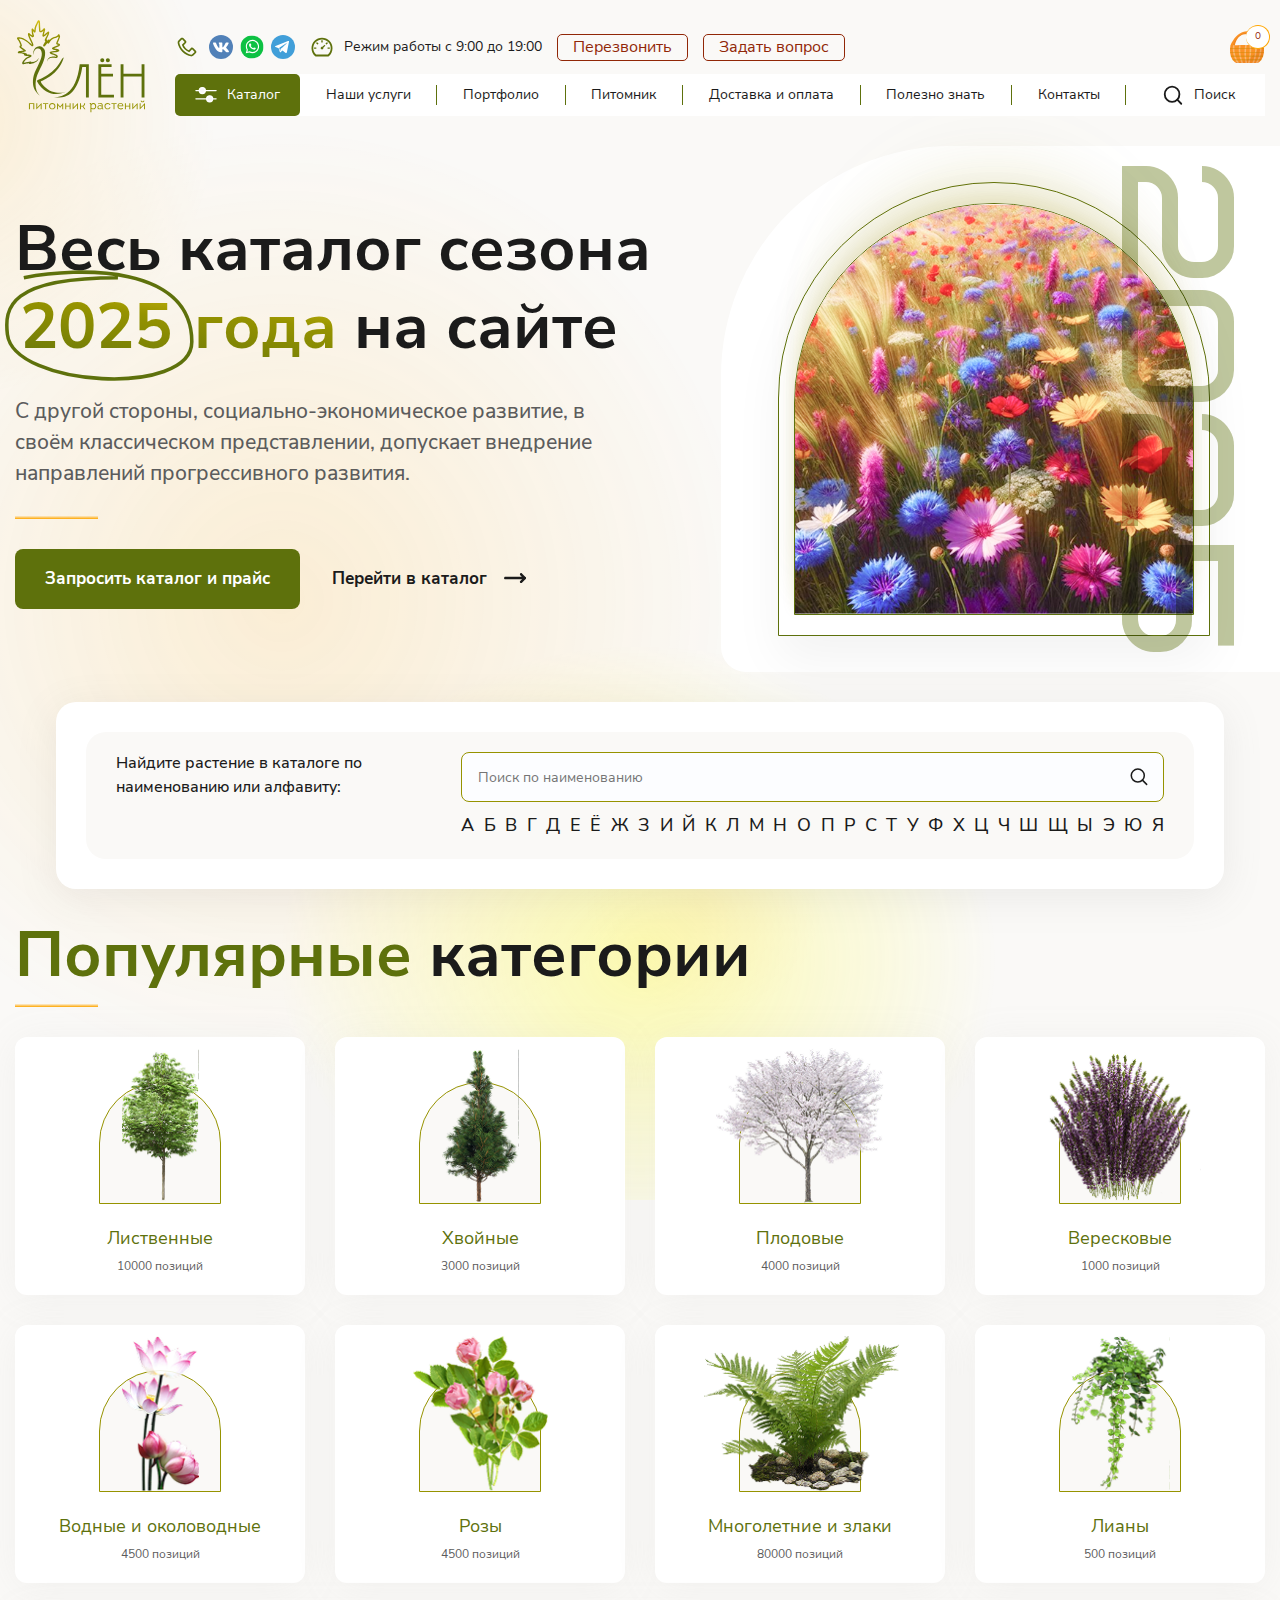
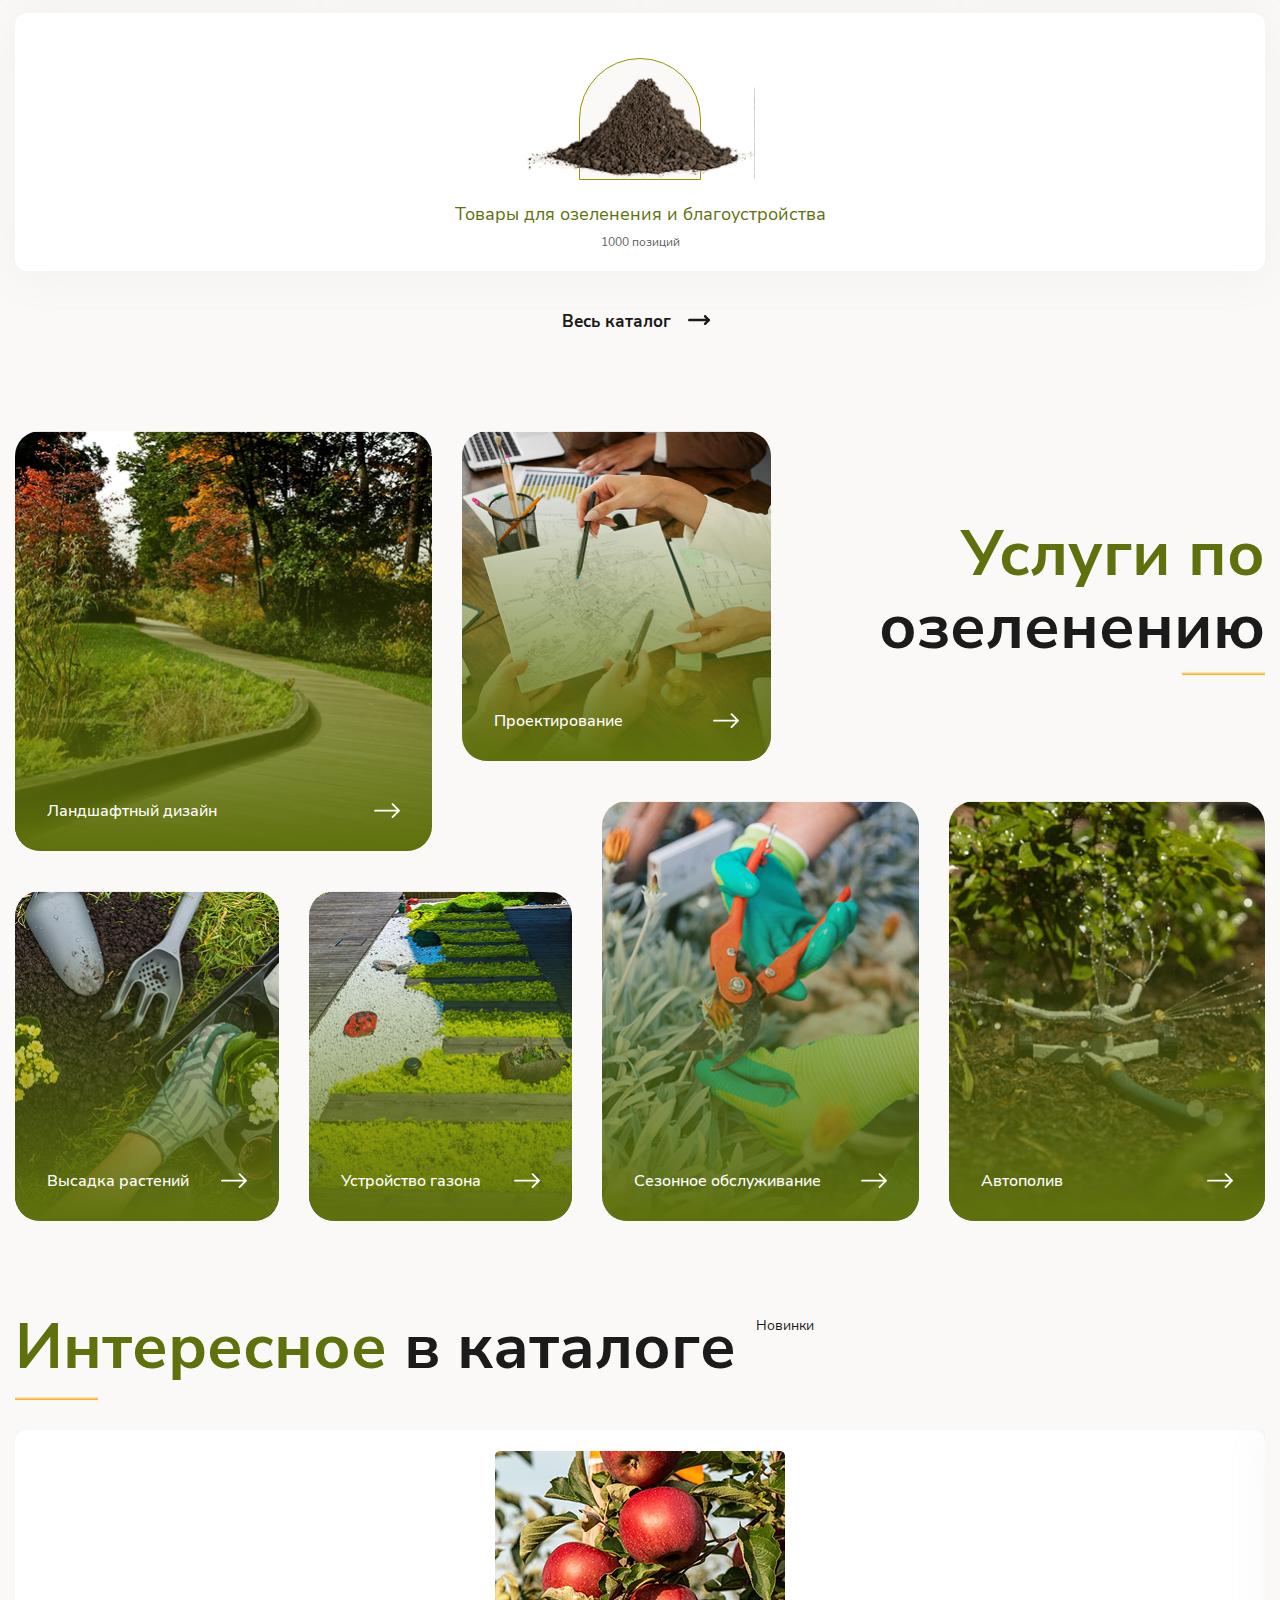
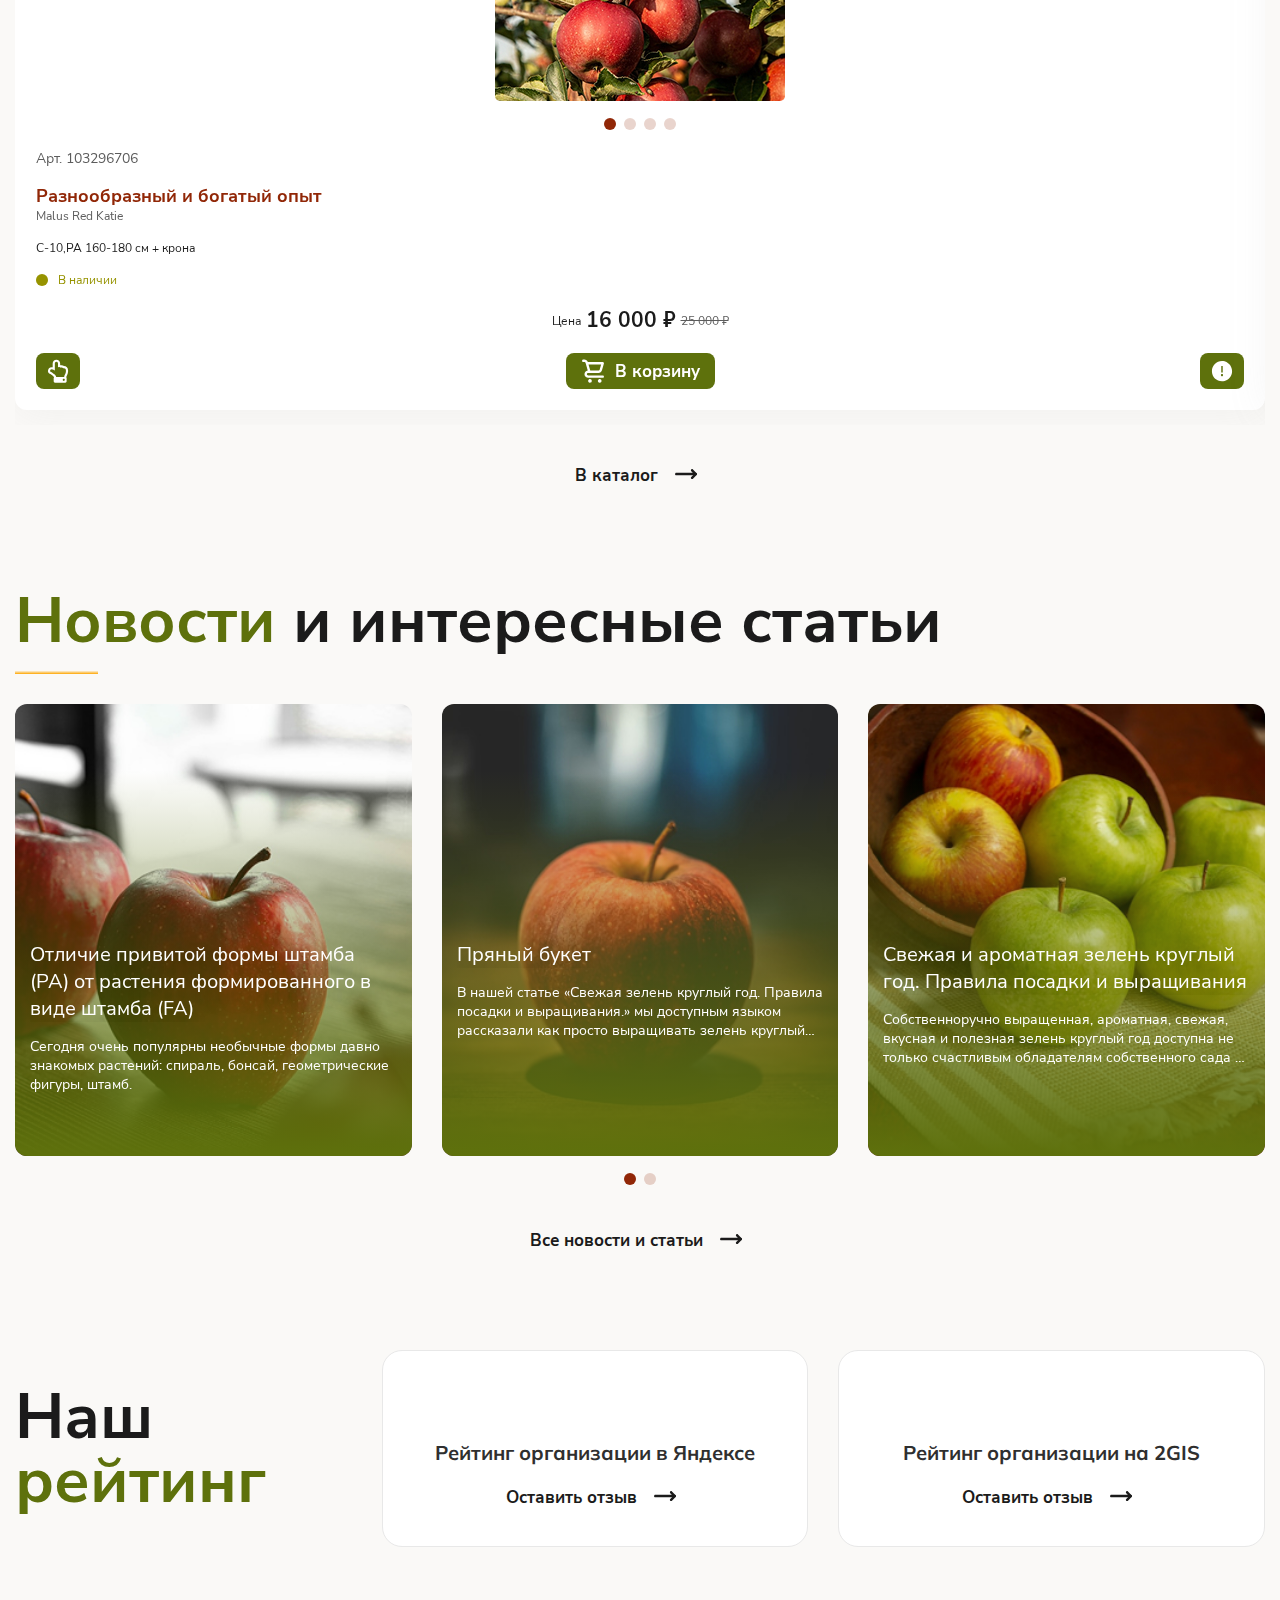
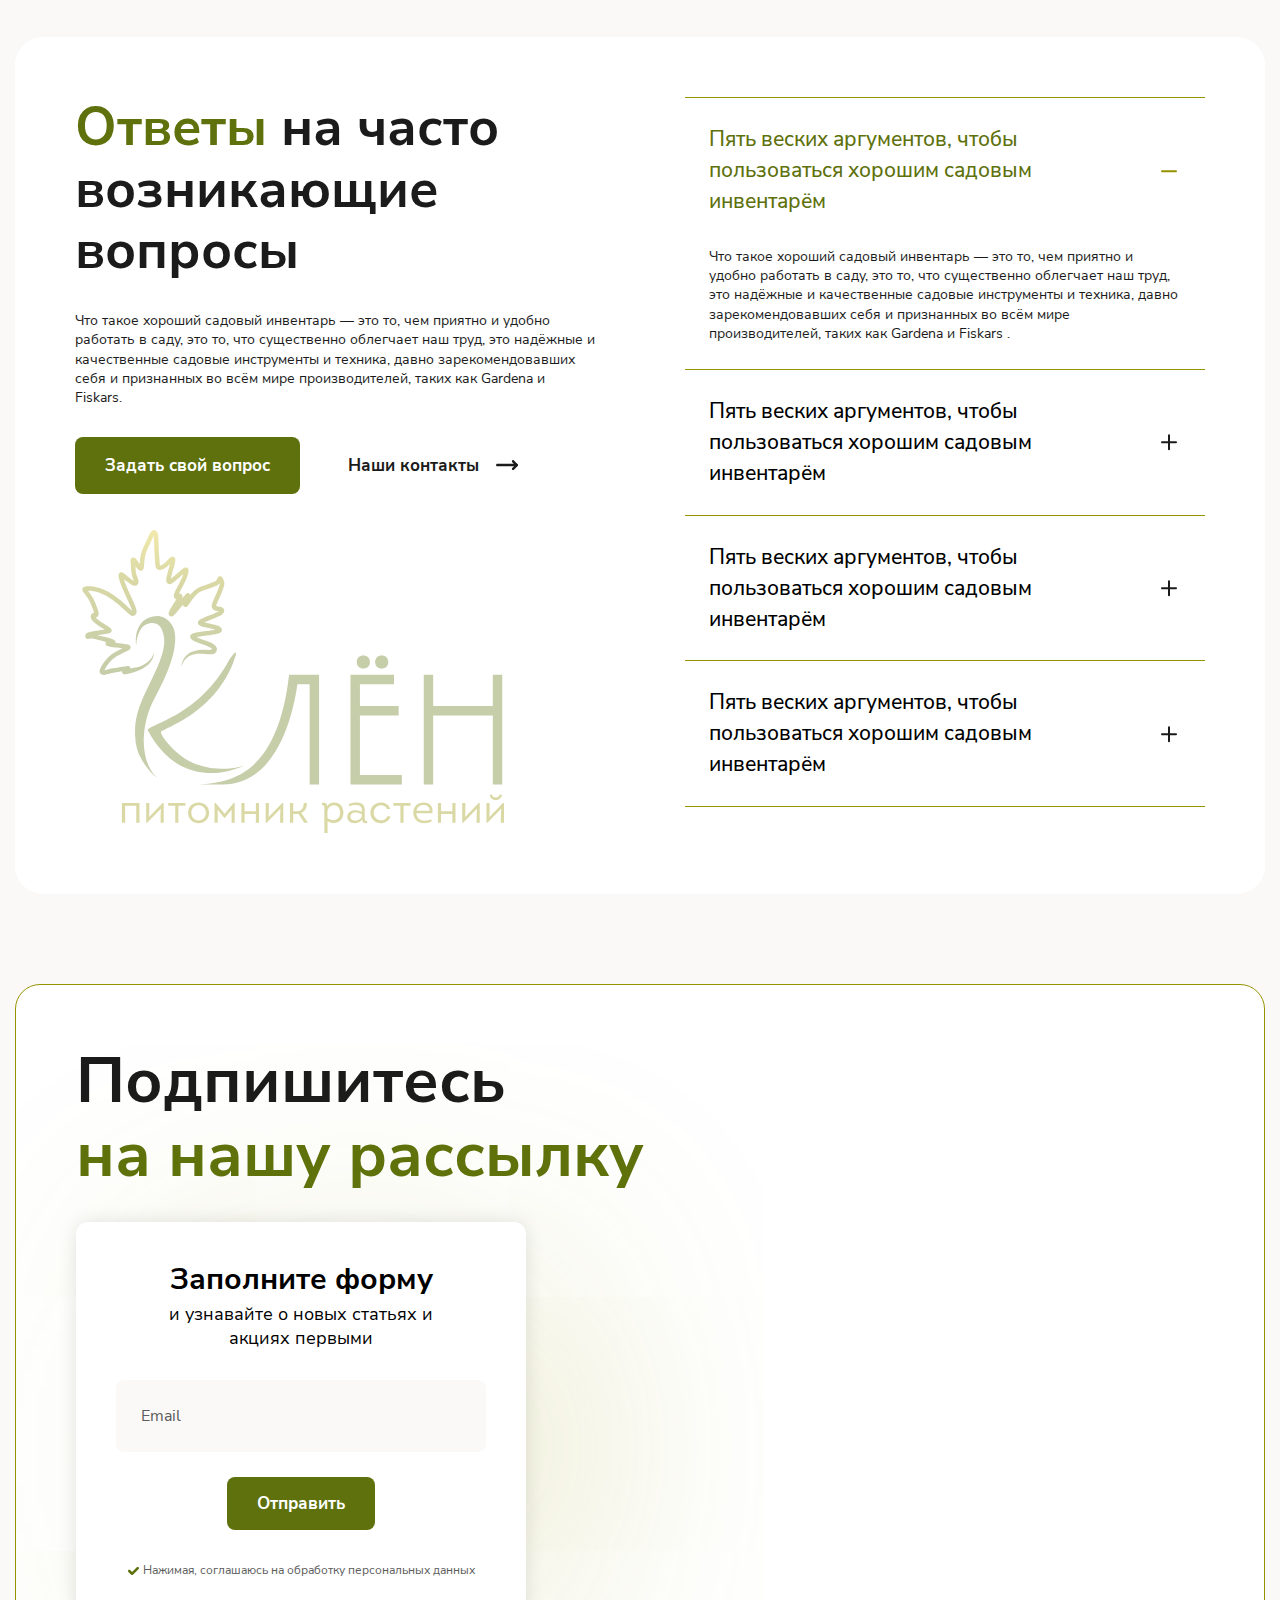
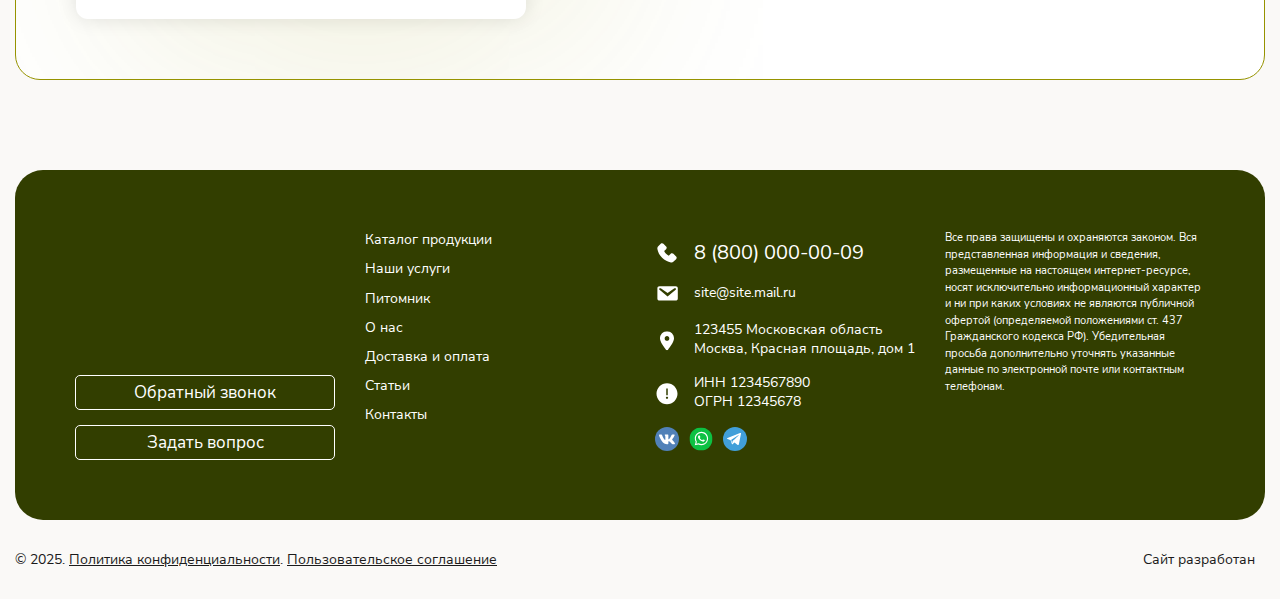
<file: index.html>
<!DOCTYPE html>
<html lang="ru">

<head>
	<meta charset="UTF-8">
	<meta name="viewport" content="width=device-width, initial-scale=1, minimum-scale=1, maximum-scale=1">
	<title>Клён</title>
	<link rel="icon" type="image/x-icon" href="/images/logo-white.svg">

	<link rel="stylesheet" href="/styles/css/swiper-bundle.min.css">
	<link rel="stylesheet" href="/styles/css/styles.css">
</head>

<body>
	<header class="header">
		<div class="header__container container">
			<a href="/" class="header__logo">
				<img src="/images/logo.svg" alt="Клён — питомник растений" loading="lazy">
			</a>
			<div class="header__content">
				<div class="header__top">
					<div class="header__contacts">
						<div class="header__contacts-group">
							<a href="tel:88000000009" class="header__phone">
								<img src="/images/icons/phone.svg" alt="Телефон">
								<span>8 (800) 000-00-09</span>
							</a>
							<div class="header__socials">
								<a href="#" class="header__social" aria-label="ВКонтакте"><img src="/images/icons/vkontakte.svg"
										alt="VK"></a>
								<a href="#" class="header__social" aria-label="WhatsApp"><img src="/images/icons/whatsapp.svg"
										alt="WhatsApp"></a>
								<a href="#" class="header__social" aria-label="Telegram"><img src="/images/icons/telegram.svg"
										alt="Telegram"></a>
							</div>
						</div>
						<div class="header__schedule">
							<img src="/images/icons/dashboard.svg" alt="">
							<span>Режим работы с 9:00 до 19:00</span>
						</div>
						<div class="header__actions">
							<button class="header__button button button--outline js-modal-callback">Перезвонить</button>
							<button class="header__button button button--outline js-modal-askQuestion">Задать вопрос</button>
						</div>
					</div>
					<a href="javascript:void(0);" class="header__cart js-modal-cart">
						<div class="header__cart-icon-wrapper">
							<img src="/images/icons/cart.svg" alt="Корзина">
							<span class="header__cart-number">0</span>
						</div>
						<span class="header__cart-text">В корзине пусто</span>
					</a>
				</div>
				<nav class="header__nav">
					<ul class="header__menu">
						<li><a href="#" class="header__catalog"><img src="/images/icons/catalog-icon.svg" alt="Каталог">Каталог</a>
						</li>
						<li><a href="#">Наши услуги</a></li>
						<li><a href="#">Портфолио</a></li>
						<li><a href="#">Питомник</a></li>
						<li><a href="#">Доставка и оплата</a></li>
						<li><a href="#">Полезно знать</a></li>
						<li><a href="#">Контакты</a></li>
						<li>
							<a href="javascript:void(0);" class="header__search">
								<span class="header__search-icon">
									<img src="/images/icons/search.svg" alt="Поиск">
								</span>
								Поиск
							</a>
						</li>
					</ul>
				</nav>
			</div>
		</div>

		<div class="header__mobile container">
			<div class="header__mobile-menu">
				<nav class="header__nav">
					<ul class="header__menu">
						<li>
							<a href="#" class="header__catalog"><img src="/images/icons/catalog-icon.svg" alt="Каталог">Каталог</a>
						</li>
						<li><a href="#">Наши услуги</a></li>
						<li><a href="#">Портфолио</a></li>
						<li><a href="#">Питомник</a></li>
						<li><a href="#">Доставка и оплата</a></li>
						<li><a href="#">Полезно знать</a></li>
						<li><a href="#">Контакты</a></li>
					</ul>
				</nav>
				<div class="header__contacts">
					<div class="header__contacts-group">
						<a href="tel:88000000009" class="header__phone">
							<img src="/images/icons/phone.svg" alt="Телефон">
							<span>8 (800) 000-00-09</span>
						</a>
						<div class="header__socials">
							<a href="#" class="header__social" aria-label="ВКонтакте"><img src="/images/icons/vkontakte.svg"
									alt="VK"></a>
							<a href="#" class="header__social" aria-label="WhatsApp"><img src="/images/icons/whatsapp.svg"
									alt="WhatsApp"></a>
							<a href="#" class="header__social" aria-label="Telegram"><img src="/images/icons/telegram.svg"
									alt="Telegram"></a>
						</div>
					</div>
					<div class="header__schedule">
						<img src="/images/icons/dashboard.svg" alt="">
						<span>Режим работы с 9:00 до 19:00</span>
					</div>
					<div class="header__actions">
						<button class="header__button button button--outline js-modal-callback">Перезвонить</button>
						<button class="header__button button button--outline js-modal-askQuestion">Задать вопрос</button>
					</div>
				</div>
			</div>

			<div class="header__mobile-content">
				<div class="header__mobile-top">
					<div class="header__mobile-left">
						<div class="header__mobile-burger js-menu-toggle">
							<span></span>
							<span></span>
							<span></span>
						</div>
						<div class="header__mobile-logo">
							<img src="/images/logo-mobile.svg" alt="">
						</div>
					</div>
					<div class="header__mobile-right">
						<a href="tel:88000000009" class="header__phone">
							<img src="/images/icons/phone-black.svg" alt="Телефон">
						</a>
						<div class="header__socials">
							<a href="#" class="header__social" aria-label="ВКонтакте"><img src="/images/icons/vkontakte.svg"
									alt="VK"></a>
							<a href="#" class="header__social" aria-label="WhatsApp"><img src="/images/icons/whatsapp.svg"
									alt="WhatsApp"></a>
							<a href="#" class="header__social" aria-label="Telegram"><img src="/images/icons/telegram.svg"
									alt="Telegram"></a>
						</div>
						<a href="javascript:void(0);" class="header__search">
							<span class="header__search-icon">
								<img src="/images/icons/search.svg" alt="Поиск">
							</span>
						</a>
						<a href="javascript:void(0);" class="header__cart js-modal-cart">
							<div class="header__cart-icon-wrapper">
								<img src="/images/icons/cart.svg" alt="Корзина">
								<span class="header__cart-number">0</span>
							</div>
						</a>
					</div>
				</div>
				<div class="header__mobile-bottom">
					<a href="#" class="header__mobile-button header__catalog button"><img src="/images/icons/catalog-icon.svg"
							alt="Каталог">Каталог</a>
					<button class="header__mobile-button button button--outline js-modal-callback">Перезвонить</button>
					<button class="header__mobile-button button button--outline js-modal-askQuestion">Задать вопрос</button>
				</div>
			</div>
		</div>
	</header>

	<main class="main">
		<section class="hero">
			<div class="hero__container container">
				<div class="hero__content">
					<div class="hero__text bottom-line">
						<h1 class="hero__title">
							Весь каталог сезона
							<span class="hero__accent">
								<span class="hero__accent-position">
									<img src="/images/year-mark.svg" alt="" class="hero__accent-mark hidden-mobile">
									<img src="/images/year-mark-mobile.svg" alt="" class="hero__accent-mark visible-mobile">
									2025
								</span>
								года
							</span>
							на сайте
						</h1>
						<p class="hero__description">
							С другой стороны, социально-экономическое развитие, в своём классическом представлении, допускает
							внедрение
							направлений прогрессивного развития.
						</p>
					</div>
					<div class="hero__actions">
						<button class="hero__button button js-modal-sendCatalog">Запросить каталог и прайс</button>
						<a href="#" class="hero__link button button--link">Перейти в каталог
							<img src="/images/icons/arrow.svg" alt="">
						</a>
					</div>
				</div>
				<div class="hero__side">
					<div class="hero__image-wrapper">
						<div class="hero__image-frame">
							<div class="hero__image">
								<img src="/images/hero.jpg" alt="Цветы" width="544" height="560" loading="lazy">
							</div>
						</div>
					</div>
					<div class="hero__year">
						2025
					</div>
				</div>
			</div>
		</section>

		<section class="main-search">
			<div class="main-search__container container">
				<h2 class="visually-hidden">Поиск</h2>
				<div class="catalog-search">
					<div class="catalog-search__alphabet">
						<div class="catalog-search__description">Найдите растение в каталоге по наименованию или&nbsp;алфавиту:
						</div>
						<div class="catalog-search__group">
							<div class="catalog-search__input-container">
								<input type="search" class="catalog-search__input" placeholder="Поиск по наименованию">
								<button type="button" class="catalog-search__button">
									<img src="/images/icons/search-icon.svg" alt="" class="catalog-search__icon">
								</button>
							</div>
							<div class="catalog-search__letters">
								<div class="catalog-search__letters-row">
									<a href="javascript:void(0);" data-letter="А">А</a>
									<a href="javascript:void(0);" data-letter="Б">Б</a>
									<a href="javascript:void(0);" data-letter="В">В</a>
									<a href="javascript:void(0);" data-letter="Г">Г</a>
									<a href="javascript:void(0);" data-letter="Д">Д</a>
									<a href="javascript:void(0);" data-letter="Е">Е</a>
									<a href="javascript:void(0);" data-letter="Ё">Ё</a>
									<a href="javascript:void(0);" data-letter="Ж">Ж</a>
									<a href="javascript:void(0);" data-letter="З">З</a>
									<a href="javascript:void(0);" data-letter="И">И</a>
								</div>
								<div class="catalog-search__letters-row">
									<a href="javascript:void(0);" data-letter="Й">Й</a>
									<a href="javascript:void(0);" data-letter="К">К</a>
									<a href="javascript:void(0);" data-letter="Л">Л</a>
									<a href="javascript:void(0);" data-letter="М">М</a>
									<a href="javascript:void(0);" data-letter="Н">Н</a>
									<a href="javascript:void(0);" data-letter="О">О</a>
									<a href="javascript:void(0);" data-letter="П">П</a>
									<a href="javascript:void(0);" data-letter="Р">Р</a>
									<a href="javascript:void(0);" data-letter="С">С</a>
									<a href="javascript:void(0);" data-letter="Т">Т</a>
								</div>
								<div class="catalog-search__letters-row">
									<a href="javascript:void(0);" data-letter="У">У</a>
									<a href="javascript:void(0);" data-letter="Ф">Ф</a>
									<a href="javascript:void(0);" data-letter="Х">Х</a>
									<a href="javascript:void(0);" data-letter="Ц">Ц</a>
									<a href="javascript:void(0);" data-letter="Ч">Ч</a>
									<a href="javascript:void(0);" data-letter="Ш">Ш</a>
									<a href="javascript:void(0);" data-letter="Щ">Щ</a>
									<a href="javascript:void(0);" data-letter="Ы">Ы</a>
									<a href="javascript:void(0);" data-letter="Э">Э</a>
									<a href="javascript:void(0);" data-letter="Ю">Ю</a>
									<a href="javascript:void(0);" data-letter="Я">Я</a>
								</div>
							</div>
						</div>
					</div>
				</div>
			</div>
		</section>

		<section class="popular-categories">
			<div class="popular-categories__container container">
				<h2 class="popular-categories__title bottom-line">
					<span>Популярные</span> категории
				</h2>

				<div class="popular-categories__list">
					<a href="#" class="popular-categories__item">
						<div class="popular-categories__frame">
							<div class="popular-categories__image img-1">
								<img src="/images/categories/categories-1.png" alt="Лиственные" loading="lazy">
							</div>
						</div>
						<div class="popular-categories__name">Лиственные</div>
						<div class="popular-categories__count">10000 позиций</div>
					</a>
					<a href="#" class="popular-categories__item">
						<div class="popular-categories__frame">
							<div class="popular-categories__image img-2">
								<img src="/images/categories/categories-2.png" alt="Хвойные" loading="lazy">
							</div>
						</div>
						<div class="popular-categories__name">Хвойные</div>
						<div class="popular-categories__count">3000 позиций</div>
					</a>
					<a href="#" class="popular-categories__item">
						<div class="popular-categories__frame">
							<div class="popular-categories__image img-3">
								<img src="/images/categories/categories-3.png" alt="Плодовые" loading="lazy">
							</div>
						</div>
						<div class="popular-categories__name">Плодовые</div>
						<div class="popular-categories__count">4000 позиций</div>
					</a>
					<a href="#" class="popular-categories__item">
						<div class="popular-categories__frame">
							<div class="popular-categories__image img-4">
								<img src="/images/categories/categories-4.png" alt="Вересковые" loading="lazy">
							</div>
						</div>
						<div class="popular-categories__name">Вересковые</div>
						<div class="popular-categories__count">1000 позиций</div>
					</a>
					<a href="#" class="popular-categories__item">
						<div class="popular-categories__frame">
							<div class="popular-categories__image img-5">
								<img src="/images/categories/categories-5.png" alt="Водные и околоводные" loading="lazy">
							</div>
						</div>
						<div class="popular-categories__name">Водные и околоводные</div>
						<div class="popular-categories__count">4500 позиций</div>
					</a>
					<a href="#" class="popular-categories__item">
						<div class="popular-categories__frame">
							<div class="popular-categories__image img-6">
								<img src="/images/categories/categories-6.png" alt="Розы" loading="lazy">
							</div>
						</div>
						<div class="popular-categories__name">Розы</div>
						<div class="popular-categories__count">4500 позиций</div>
					</a>
					<a href="#" class="popular-categories__item">
						<div class="popular-categories__frame">
							<div class="popular-categories__image img-7">
								<img src="/images/categories/categories-7.png" alt="Многолетние и злаки" loading="lazy">
							</div>
						</div>
						<div class="popular-categories__name">Многолетние и злаки</div>
						<div class="popular-categories__count">80000 позиций</div>
					</a>
					<a href="#" class="popular-categories__item">
						<div class="popular-categories__frame">
							<div class="popular-categories__image img-8">
								<img src="/images/categories/categories-8.png" alt="Лианы" loading="lazy">
							</div>
						</div>
						<div class="popular-categories__name">Лианы</div>
						<div class="popular-categories__count">500 позиций</div>
					</a>
					<a href="#" class="popular-categories__item">
						<div class="popular-categories__frame">
							<div class="popular-categories__image img-9">
								<img src="/images/categories/categories-9.png" alt="Товары для озеленения и благоустройства"
									loading="lazy">
							</div>
						</div>
						<div class="popular-categories__name">Товары для озеленения и благоустройства</div>
						<div class="popular-categories__count">1000 позиций</div>
					</a>
				</div>
				<a href="#" class="popular-categories__link button button--link">Весь каталог <img src="/images/icons/arrow.svg"
						alt=""></a>
			</div>
		</section>

		<section class="landscaping-services">
			<div class="landscaping-services__container container">
				<h2 class="landscaping-services__title landscaping-services__title--main bottom-line">
					<span>Услуги по</span> озеленению
				</h2>
				<div class="landscaping-services__rows">
					<div class="landscaping-services__row landscaping-services__row--top">
						<a href="#" class="landscaping-services__item landscaping-services__item--xl">
							<div class="landscaping-services__overlay">
								<div class="landscaping-services__text button button--link">
									Ландшафтный дизайн
									<img src="/images/icons/arrow-white.svg" alt="">
								</div>
							</div>
							<div class="landscaping-services__image">
								<img src="/images/services/landscaping-services-1.jpg" alt="Ландшафтный дизайн" loading="lazy">
							</div>
						</a>
						<a href="#" class="landscaping-services__item landscaping-services__item--md">
							<div class="landscaping-services__image">
								<img src="/images/services/landscaping-services-2.jpg" alt="Проектирование" loading="lazy">
							</div>
							<div class="landscaping-services__overlay">

								<div class="landscaping-services__text button button--link">
									Проектирование
									<img src="/images/icons/arrow-white.svg" alt="">
								</div>

							</div>
						</a>
						<div class="landscaping-services__title-wrapper">
							<p class="landscaping-services__title h2 bottom-line landscaping-services__title--inner">
								<span>Услуги по</span> озеленению
							</p>
						</div>
					</div>
					<div class="landscaping-services__row landscaping-services__row--bottom">
						<a href="#" class="landscaping-services__item landscaping-services__item--sm">
							<div class="landscaping-services__image">
								<img src="/images/services/landscaping-services-3.jpg" alt="Высадка растений" loading="lazy">
							</div>
							<div class="landscaping-services__overlay">

								<div class="landscaping-services__text button button--link">
									Высадка растений
									<img src="/images/icons/arrow-white.svg" alt="">
								</div>

							</div>
						</a>
						<a href="#" class="landscaping-services__item landscaping-services__item--sm">
							<div class="landscaping-services__image">
								<img src="/images/services/landscaping-services-4.jpg" alt="Устройство газона" loading="lazy">
							</div>
							<div class="landscaping-services__overlay">

								<div class="landscaping-services__text button button--link">
									Устройство газона
									<img src="/images/icons/arrow-white.svg" alt="">
								</div>

							</div>
						</a>
						<a href="#" class="landscaping-services__item landscaping-services__item--lg">
							<div class="landscaping-services__image">
								<img src="/images/services/landscaping-services-5.jpg" alt="Сезонное обслуживание" loading="lazy">
							</div>
							<div class="landscaping-services__overlay">

								<div class="landscaping-services__text button button--link">
									Сезонное обслуживание
									<img src="/images/icons/arrow-white.svg" alt="">
								</div>

							</div>
						</a>
						<a href="#" class="landscaping-services__item landscaping-services__item--lg">
							<div class="landscaping-services__image">
								<img src="/images/services/landscaping-services-6.jpg" alt="Автополив" loading="lazy">
							</div>
							<div class="landscaping-services__overlay">

								<div class="landscaping-services__text button button--link">
									Автополив
									<img src="/images/icons/arrow-white.svg" alt="">
								</div>

							</div>
						</a>
					</div>
				</div>
			</div>
		</section>

		<section class="swiper-block swiper-block--catalog">
			<div class="swiper-block__container container">
				<header class="title-wrapper">
					<h2 class="swiper-block__title bottom-line">
						<span>Интересное</span> в каталоге
					</h2>
					<p class="badge-text">Новинки</p>
				</header>
				<div class="swiper-block__swiper swiper">
					<div class="swiper-wrapper">
						<div class="swiper-slide">
							<div class="catalog-card">
								<div class="catalog-card__main">
									<div class="catalog-card__swiper-container">
										<div class="catalog-card__swiper swiper">
											<div class="swiper-wrapper">
												<div class="swiper-slide">
													<img src="/images/catalog/catalog-1.jpg" alt="Разнообразный и богатый опыт" loading="lazy">
												</div>
												<div class="swiper-slide">
													<img src="/images/catalog/catalog-2.jpg" alt="Разнообразный и богатый опыт" loading="lazy">
												</div>
												<div class="swiper-slide">
													<img src="/images/catalog/catalog-3.jpg" alt="Разнообразный и богатый опыт" loading="lazy">
												</div>
												<div class="swiper-slide">
													<img src="/images/catalog/catalog-4.jpg" alt="Разнообразный и богатый опыт" loading="lazy">
												</div>
											</div>
										</div>
										<div class="swiper-pagination"></div>
									</div>
									<div class="catalog-card__content">
										<p class="catalog-card__articul">Арт. 103296706</p>
										<div class="catalog-card__name">
											<a href="#" class="catalog-card__title">Разнообразный и богатый опыт</a>
											<p class="catalog-card__subtitle">Malus Red Katie</p>
										</div>
										<div class="catalog-card__details">
											<p>C-10,PA 160-180 см + крона</p>
										</div>
										<p class="catalog-card__availability">В наличии</p>
										<p class="catalog-card__price">
											<span class="catalog-card__price-text">Цена</span>
											<span class="catalog-card__price-current">16 000 ₽</span>
											<span class="catalog-card__price-old">25 000 ₽</span>
										</p>
										<div class="catalog-card__actions">
											<button class="catalog-card__button catalog-card__button--one-click button js-modal-oneClick"
												data-label="Купить в один клик" title="Купить в один клик">
												<img src="/images/icons/one-click.svg" alt="">
											</button>
											<button class="catalog-card__button catalog-card__button--cart button js-modal-cart"
												data-label="В корзину" title="В корзину">
												<img src="/images/icons/shopping-cart.svg" alt="">
												В корзину
											</button>
											<button class="catalog-card__button catalog-card__button--info button js-info-open"
												data-label="Информация" title="Информация">
												<img src="/images/icons/exclamation-white.svg" alt="">
											</button>
										</div>
									</div>
								</div>
								<div class="catalog-card__info">
									<div class="catalog-card__name">
										<a href="#" class="catalog-card__title">Разнообразный и богатый опыт</a>
										<p class="catalog-card__subtitle">Malus Red Katie</p>
									</div>
									<div class="catalog-card__info-list">
										<div class="catalog-card__info-item">
											<div class="catalog-card__info-right">
												<div class="catalog-card__details">
													<p>C-10,PA 160-180 см + крона</p>
												</div>
											</div>
											<div class="catalog-card__info-left">
												<p class="catalog-card__availability">В наличии</p>
												<div class="catalog-card__info-group">
													<p class="catalog-card__price">
														<span class="catalog-card__price-current">16 000 ₽</span>
														<span class="catalog-card__price-old">25 000 ₽</span>
													</p>
													<div class="catalog-card__actions">
														<button
															class="catalog-card__button catalog-card__button--one-click button js-modal-oneClick"
															data-label="Купить в один клик" title="Купить в один клик">
															<img src="/images/icons/one-click.svg" alt="">
														</button>
														<button class="catalog-card__button catalog-card__button--info button"
															data-label="Информация" title="Информация">
															<img src="/images/icons/exclamation-white.svg" alt="">
														</button>
													</div>
												</div>
											</div>
										</div>
										<div class="catalog-card__info-item">
											<div class="catalog-card__info-right">
												<div class="catalog-card__details">
													<p>C-10,PA 160-180 см + крона, C-10,PA 160-180 см + крона</p>
												</div>
											</div>
											<div class="catalog-card__info-left">
												<p class="catalog-card__availability">В наличии</p>
												<div class="catalog-card__info-group">
													<p class="catalog-card__price">
														<span class="catalog-card__price-text">Цена по запросу</span>
													</p>
													<div class="catalog-card__actions">
														<button
															class="catalog-card__button catalog-card__button--one-click button js-modal-oneClick"
															data-label="Купить в один клик" title="Купить в один клик">
															<img src="/images/icons/one-click.svg" alt="">
														</button>
														<button class="catalog-card__button catalog-card__button--info button"
															data-label="Информация" title="Информация">
															<img src="/images/icons/exclamation-white.svg" alt="">
														</button>
													</div>
												</div>
											</div>
										</div>
										<div class="catalog-card__info-item">
											<div class="catalog-card__info-right">
												<div class="catalog-card__details">
													<p>C-10,PA 160-180 см + крона</p>
												</div>
											</div>
											<div class="catalog-card__info-left">
												<p class="catalog-card__availability catalog-card__availability--for-order">Под заказ</p>
												<div class="catalog-card__info-group">
													<p class="catalog-card__price">
														<span class="catalog-card__price-current">16 000 ₽</span>
													</p>
													<div class="catalog-card__actions">
														<button
															class="catalog-card__button catalog-card__button--one-click button js-modal-oneClick"
															data-label="Купить в один клик" title="Купить в один клик">
															<img src="/images/icons/one-click.svg" alt="">
														</button>
														<button class="catalog-card__button catalog-card__button--info button"
															data-label="Информация" title="Информация">
															<img src="/images/icons/exclamation-white.svg" alt="">
														</button>
													</div>
												</div>
											</div>
										</div>
										<div class="catalog-card__info-item">
											<div class="catalog-card__info-right">
												<div class="catalog-card__details">
													<p>C-10,PA 160-180 см + крона</p>
												</div>
											</div>
											<div class="catalog-card__info-left">
												<p class="catalog-card__availability">В наличии</p>
												<div class="catalog-card__info-group">
													<p class="catalog-card__price">
														<span class="catalog-card__price-current">16 000 ₽</span>
														<span class="catalog-card__price-old">25 000 ₽</span>
													</p>
													<div class="catalog-card__actions">
														<button
															class="catalog-card__button catalog-card__button--one-click button js-modal-oneClick"
															data-label="Купить в один клик" title="Купить в один клик">
															<img src="/images/icons/one-click.svg" alt="">
														</button>
														<button class="catalog-card__button catalog-card__button--info button"
															data-label="Информация" title="Информация">
															<img src="/images/icons/exclamation-white.svg" alt="">
														</button>
													</div>
												</div>
											</div>
										</div>
										<div class="catalog-card__info-item">
											<div class="catalog-card__info-right">
												<div class="catalog-card__details">
													<p>C-10,PA 160-180 см + крона</p>
												</div>
											</div>
											<div class="catalog-card__info-left">
												<p class="catalog-card__availability">В наличии</p>
												<div class="catalog-card__info-group">
													<p class="catalog-card__price">
														<span class="catalog-card__price-text">Цена по запросу</span>
													</p>
													<div class="catalog-card__actions">
														<button
															class="catalog-card__button catalog-card__button--one-click button js-modal-oneClick"
															data-label="Купить в один клик" title="Купить в один клик">
															<img src="/images/icons/one-click.svg" alt="">
														</button>
														<button class="catalog-card__button catalog-card__button--info button"
															data-label="Информация" title="Информация">
															<img src="/images/icons/exclamation-white.svg" alt="">
														</button>
													</div>
												</div>
											</div>
										</div>
										<div class="catalog-card__info-item">
											<div class="catalog-card__info-right">
												<div class="catalog-card__details">
													<p>C-10,PA 160-180 см + крона</p>
												</div>
											</div>
											<div class="catalog-card__info-left">
												<p class="catalog-card__availability catalog-card__availability--for-order">Под заказ</p>
												<div class="catalog-card__info-group">
													<p class="catalog-card__price">
														<span class="catalog-card__price-current">16 000 ₽</span>
													</p>
													<div class="catalog-card__actions">
														<button
															class="catalog-card__button catalog-card__button--one-click button js-modal-oneClick"
															data-label="Купить в один клик" title="Купить в один клик">
															<img src="/images/icons/one-click.svg" alt="">
														</button>
														<button class="catalog-card__button catalog-card__button--info button"
															data-label="Информация" title="Информация">
															<img src="/images/icons/exclamation-white.svg" alt="">
														</button>
													</div>
												</div>
											</div>
										</div>
										<div class="catalog-card__info-item">
											<div class="catalog-card__info-right">
												<div class="catalog-card__details">
													<p>C-10,PA 160-180 см + крона</p>
												</div>
											</div>
											<div class="catalog-card__info-left">
												<p class="catalog-card__availability">В наличии</p>
												<div class="catalog-card__info-group">
													<p class="catalog-card__price">
														<span class="catalog-card__price-current">16 000 ₽</span>
														<span class="catalog-card__price-old">25 000 ₽</span>
													</p>
													<div class="catalog-card__actions">
														<button
															class="catalog-card__button catalog-card__button--one-click button js-modal-oneClick"
															data-label="Купить в один клик" title="Купить в один клик">
															<img src="/images/icons/one-click.svg" alt="">
														</button>
														<button class="catalog-card__button catalog-card__button--info button"
															data-label="Информация" title="Информация">
															<img src="/images/icons/exclamation-white.svg" alt="">
														</button>
													</div>
												</div>
											</div>
										</div>
										<div class="catalog-card__info-item">
											<div class="catalog-card__info-right">
												<div class="catalog-card__details">
													<p>C-10,PA 160-180 см + крона, C-10,PA 160-180 см + крона</p>
												</div>
											</div>
											<div class="catalog-card__info-left">
												<p class="catalog-card__availability">В наличии</p>
												<div class="catalog-card__info-group">
													<p class="catalog-card__price">
														<span class="catalog-card__price-text">Цена по запросу</span>
													</p>
													<div class="catalog-card__actions">
														<button
															class="catalog-card__button catalog-card__button--one-click button js-modal-oneClick"
															data-label="Купить в один клик" title="Купить в один клик">
															<img src="/images/icons/one-click.svg" alt="">
														</button>
														<button class="catalog-card__button catalog-card__button--info button"
															data-label="Информация" title="Информация">
															<img src="/images/icons/exclamation-white.svg" alt="">
														</button>
													</div>
												</div>
											</div>
										</div>
										<div class="catalog-card__info-item">
											<div class="catalog-card__info-right">
												<div class="catalog-card__details">
													<p>C-10,PA 160-180 см + крона</p>
												</div>
											</div>
											<div class="catalog-card__info-left">
												<p class="catalog-card__availability catalog-card__availability--for-order">Под заказ</p>
												<div class="catalog-card__info-group">
													<p class="catalog-card__price">
														<span class="catalog-card__price-current">16 000 ₽</span>
													</p>
													<div class="catalog-card__actions">
														<button
															class="catalog-card__button catalog-card__button--one-click button js-modal-oneClick"
															data-label="Купить в один клик" title="Купить в один клик">
															<img src="/images/icons/one-click.svg" alt="">
														</button>
														<button class="catalog-card__button catalog-card__button--info button"
															data-label="Информация" title="Информация">
															<img src="/images/icons/exclamation-white.svg" alt="">
														</button>
													</div>
												</div>
											</div>
										</div>
										<div class="catalog-card__info-item">
											<div class="catalog-card__info-right">
												<div class="catalog-card__details">
													<p>C-10,PA 160-180 см + крона</p>
												</div>
											</div>
											<div class="catalog-card__info-left">
												<p class="catalog-card__availability">В наличии</p>
												<div class="catalog-card__info-group">
													<p class="catalog-card__price">
														<span class="catalog-card__price-current">16 000 ₽</span>
														<span class="catalog-card__price-old">25 000 ₽</span>
													</p>
													<div class="catalog-card__actions">
														<button
															class="catalog-card__button catalog-card__button--one-click button js-modal-oneClick"
															data-label="Купить в один клик" title="Купить в один клик">
															<img src="/images/icons/one-click.svg" alt="">
														</button>
														<button class="catalog-card__button catalog-card__button--info button"
															data-label="Информация" title="Информация">
															<img src="/images/icons/exclamation-white.svg" alt="">
														</button>
													</div>
												</div>
											</div>
										</div>
										<div class="catalog-card__info-item">
											<div class="catalog-card__info-right">
												<div class="catalog-card__details">
													<p>C-10,PA 160-180 см + крона, C-10,PA 160-180 см + крона</p>
												</div>
											</div>
											<div class="catalog-card__info-left">
												<p class="catalog-card__availability">В наличии</p>
												<div class="catalog-card__info-group">
													<p class="catalog-card__price">
														<span class="catalog-card__price-text">Цена по запросу</span>
													</p>
													<div class="catalog-card__actions">
														<button
															class="catalog-card__button catalog-card__button--one-click button js-modal-oneClick"
															data-label="Купить в один клик" title="Купить в один клик">
															<img src="/images/icons/one-click.svg" alt="">
														</button>
														<button class="catalog-card__button catalog-card__button--info button"
															data-label="Информация" title="Информация">
															<img src="/images/icons/exclamation-white.svg" alt="">
														</button>
													</div>
												</div>
											</div>
										</div>
										<div class="catalog-card__info-item">
											<div class="catalog-card__info-right">
												<div class="catalog-card__details">
													<p>C-10,PA 160-180 см + крона</p>
												</div>
											</div>
											<div class="catalog-card__info-left">
												<p class="catalog-card__availability catalog-card__availability--for-order">Под заказ</p>
												<div class="catalog-card__info-group">
													<p class="catalog-card__price">
														<span class="catalog-card__price-current">16 000 ₽</span>
													</p>
													<div class="catalog-card__actions">
														<button
															class="catalog-card__button catalog-card__button--one-click button js-modal-oneClick"
															data-label="Купить в один клик" title="Купить в один клик">
															<img src="/images/icons/one-click.svg" alt="">
														</button>
														<button class="catalog-card__button catalog-card__button--info button"
															data-label="Информация" title="Информация">
															<img src="/images/icons/exclamation-white.svg" alt="">
														</button>
													</div>
												</div>
											</div>
										</div>
										<div class="catalog-card__info-item">
											<div class="catalog-card__info-right">
												<div class="catalog-card__details">
													<p>C-10,PA 160-180 см + крона</p>
												</div>
											</div>
											<div class="catalog-card__info-left">
												<p class="catalog-card__availability">В наличии</p>
												<div class="catalog-card__info-group">
													<p class="catalog-card__price">
														<span class="catalog-card__price-current">16 000 ₽</span>
														<span class="catalog-card__price-old">25 000 ₽</span>
													</p>
													<div class="catalog-card__actions">
														<button
															class="catalog-card__button catalog-card__button--one-click button js-modal-oneClick"
															data-label="Купить в один клик" title="Купить в один клик">
															<img src="/images/icons/one-click.svg" alt="">
														</button>
														<button class="catalog-card__button catalog-card__button--info button"
															data-label="Информация" title="Информация">
															<img src="/images/icons/exclamation-white.svg" alt="">
														</button>
													</div>
												</div>
											</div>
										</div>
										<div class="catalog-card__info-item">
											<div class="catalog-card__info-right">
												<div class="catalog-card__details">
													<p>C-10,PA 160-180 см + крона, C-10,PA 160-180 см + крона</p>
												</div>
											</div>
											<div class="catalog-card__info-left">
												<p class="catalog-card__availability">В наличии</p>
												<div class="catalog-card__info-group">
													<p class="catalog-card__price">
														<span class="catalog-card__price-text">Цена по запросу</span>
													</p>
													<div class="catalog-card__actions">
														<button
															class="catalog-card__button catalog-card__button--one-click button js-modal-oneClick"
															data-label="Купить в один клик" title="Купить в один клик">
															<img src="/images/icons/one-click.svg" alt="">
														</button>
														<button class="catalog-card__button catalog-card__button--info button"
															data-label="Информация" title="Информация">
															<img src="/images/icons/exclamation-white.svg" alt="">
														</button>
													</div>
												</div>
											</div>
										</div>
										<div class="catalog-card__info-item">
											<div class="catalog-card__info-right">
												<div class="catalog-card__details">
													<p>C-10,PA 160-180 см + крона</p>
												</div>
											</div>
											<div class="catalog-card__info-left">
												<p class="catalog-card__availability catalog-card__availability--for-order">Под заказ</p>
												<div class="catalog-card__info-group">
													<p class="catalog-card__price">
														<span class="catalog-card__price-current">16 000 ₽</span>
													</p>
													<div class="catalog-card__actions">
														<button
															class="catalog-card__button catalog-card__button--one-click button js-modal-oneClick"
															data-label="Купить в один клик" title="Купить в один клик">
															<img src="/images/icons/one-click.svg" alt="">
														</button>
														<button class="catalog-card__button catalog-card__button--info button"
															data-label="Информация" title="Информация">
															<img src="/images/icons/exclamation-white.svg" alt="">
														</button>
													</div>
												</div>
											</div>
										</div>
										<div class="catalog-card__info-item">
											<div class="catalog-card__info-right">
												<div class="catalog-card__details">
													<p>C-10,PA 160-180 см + крона</p>
												</div>
											</div>
											<div class="catalog-card__info-left">
												<p class="catalog-card__availability">В наличии</p>
												<div class="catalog-card__info-group">
													<p class="catalog-card__price">
														<span class="catalog-card__price-current">16 000 ₽</span>
														<span class="catalog-card__price-old">25 000 ₽</span>
													</p>
													<div class="catalog-card__actions">
														<button
															class="catalog-card__button catalog-card__button--one-click button js-modal-oneClick"
															data-label="Купить в один клик" title="Купить в один клик">
															<img src="/images/icons/one-click.svg" alt="">
														</button>
														<button class="catalog-card__button catalog-card__button--info button"
															data-label="Информация" title="Информация">
															<img src="/images/icons/exclamation-white.svg" alt="">
														</button>
													</div>
												</div>
											</div>
										</div>
										<div class="catalog-card__info-item">
											<div class="catalog-card__info-right">
												<div class="catalog-card__details">
													<p>C-10,PA 160-180 см + крона, C-10,PA 160-180 см + крона</p>
												</div>
											</div>
											<div class="catalog-card__info-left">
												<p class="catalog-card__availability">В наличии</p>
												<div class="catalog-card__info-group">
													<p class="catalog-card__price">
														<span class="catalog-card__price-text">Цена по запросу</span>
													</p>
													<div class="catalog-card__actions">
														<button
															class="catalog-card__button catalog-card__button--one-click button js-modal-oneClick"
															data-label="Купить в один клик" title="Купить в один клик">
															<img src="/images/icons/one-click.svg" alt="">
														</button>
														<button class="catalog-card__button catalog-card__button--info button"
															data-label="Информация" title="Информация">
															<img src="/images/icons/exclamation-white.svg" alt="">
														</button>
													</div>
												</div>
											</div>
										</div>
										<div class="catalog-card__info-item">
											<div class="catalog-card__info-right">
												<div class="catalog-card__details">
													<p>C-10,PA 160-180 см + крона</p>
												</div>
											</div>
											<div class="catalog-card__info-left">
												<p class="catalog-card__availability catalog-card__availability--for-order">Под заказ</p>
												<div class="catalog-card__info-group">
													<p class="catalog-card__price">
														<span class="catalog-card__price-current">16 000 ₽</span>
													</p>
													<div class="catalog-card__actions">
														<button
															class="catalog-card__button catalog-card__button--one-click button js-modal-oneClick"
															data-label="Купить в один клик" title="Купить в один клик">
															<img src="/images/icons/one-click.svg" alt="">
														</button>
														<button class="catalog-card__button catalog-card__button--info button"
															data-label="Информация" title="Информация">
															<img src="/images/icons/exclamation-white.svg" alt="">
														</button>
													</div>
												</div>
											</div>
										</div>
										<div class="catalog-card__info-item">
											<div class="catalog-card__info-right">
												<div class="catalog-card__details">
													<p>C-10,PA 160-180 см + крона</p>
												</div>
											</div>
											<div class="catalog-card__info-left">
												<p class="catalog-card__availability">В наличии</p>
												<div class="catalog-card__info-group">
													<p class="catalog-card__price">
														<span class="catalog-card__price-current">16 000 ₽</span>
														<span class="catalog-card__price-old">25 000 ₽</span>
													</p>
													<div class="catalog-card__actions">
														<button
															class="catalog-card__button catalog-card__button--one-click button js-modal-oneClick"
															data-label="Купить в один клик" title="Купить в один клик">
															<img src="/images/icons/one-click.svg" alt="">
														</button>
														<button class="catalog-card__button catalog-card__button--info button"
															data-label="Информация" title="Информация">
															<img src="/images/icons/exclamation-white.svg" alt="">
														</button>
													</div>
												</div>
											</div>
										</div>
										<div class="catalog-card__info-item">
											<div class="catalog-card__info-right">
												<div class="catalog-card__details">
													<p>C-10,PA 160-180 см + крона, C-10,PA 160-180 см + крона</p>
												</div>
											</div>
											<div class="catalog-card__info-left">
												<p class="catalog-card__availability">В наличии</p>
												<div class="catalog-card__info-group">
													<p class="catalog-card__price">
														<span class="catalog-card__price-text">Цена по запросу</span>
													</p>
													<div class="catalog-card__actions">
														<button
															class="catalog-card__button catalog-card__button--one-click button js-modal-oneClick"
															data-label="Купить в один клик" title="Купить в один клик">
															<img src="/images/icons/one-click.svg" alt="">
														</button>
														<button class="catalog-card__button catalog-card__button--info button"
															data-label="Информация" title="Информация">
															<img src="/images/icons/exclamation-white.svg" alt="">
														</button>
													</div>
												</div>
											</div>
										</div>
										<div class="catalog-card__info-item">
											<div class="catalog-card__info-right">
												<div class="catalog-card__details">
													<p>C-10,PA 160-180 см + крона</p>
												</div>
											</div>
											<div class="catalog-card__info-left">
												<p class="catalog-card__availability catalog-card__availability--for-order">Под заказ</p>
												<div class="catalog-card__info-group">
													<p class="catalog-card__price">
														<span class="catalog-card__price-current">16 000 ₽</span>
													</p>
													<div class="catalog-card__actions">
														<button
															class="catalog-card__button catalog-card__button--one-click button js-modal-oneClick"
															data-label="Купить в один клик" title="Купить в один клик">
															<img src="/images/icons/one-click.svg" alt="">
														</button>
														<button class="catalog-card__button catalog-card__button--info button"
															data-label="Информация" title="Информация">
															<img src="/images/icons/exclamation-white.svg" alt="">
														</button>
													</div>
												</div>
											</div>
										</div>
										<div class="catalog-card__info-item">
											<div class="catalog-card__info-right">
												<div class="catalog-card__details">
													<p>C-10,PA 160-180 см + крона</p>
												</div>
											</div>
											<div class="catalog-card__info-left">
												<p class="catalog-card__availability">В наличии</p>
												<div class="catalog-card__info-group">
													<p class="catalog-card__price">
														<span class="catalog-card__price-current">16 000 ₽</span>
														<span class="catalog-card__price-old">25 000 ₽</span>
													</p>
													<div class="catalog-card__actions">
														<button
															class="catalog-card__button catalog-card__button--one-click button js-modal-oneClick"
															data-label="Купить в один клик" title="Купить в один клик">
															<img src="/images/icons/one-click.svg" alt="">
														</button>
														<button class="catalog-card__button catalog-card__button--info button"
															data-label="Информация" title="Информация">
															<img src="/images/icons/exclamation-white.svg" alt="">
														</button>
													</div>
												</div>
											</div>
										</div>
										<div class="catalog-card__info-item">
											<div class="catalog-card__info-right">
												<div class="catalog-card__details">
													<p>C-10,PA 160-180 см + крона, C-10,PA 160-180 см + крона</p>
												</div>
											</div>
											<div class="catalog-card__info-left">
												<p class="catalog-card__availability">В наличии</p>
												<div class="catalog-card__info-group">
													<p class="catalog-card__price">
														<span class="catalog-card__price-text">Цена по запросу</span>
													</p>
													<div class="catalog-card__actions">
														<button
															class="catalog-card__button catalog-card__button--one-click button js-modal-oneClick"
															data-label="Купить в один клик" title="Купить в один клик">
															<img src="/images/icons/one-click.svg" alt="">
														</button>
														<button class="catalog-card__button catalog-card__button--info button"
															data-label="Информация" title="Информация">
															<img src="/images/icons/exclamation-white.svg" alt="">
														</button>
													</div>
												</div>
											</div>
										</div>
										<div class="catalog-card__info-item">
											<div class="catalog-card__info-right">
												<div class="catalog-card__details">
													<p>C-10,PA 160-180 см + крона</p>
												</div>
											</div>
											<div class="catalog-card__info-left">
												<p class="catalog-card__availability catalog-card__availability--for-order">Под заказ</p>
												<div class="catalog-card__info-group">
													<p class="catalog-card__price">
														<span class="catalog-card__price-current">16 000 ₽</span>
													</p>
													<div class="catalog-card__actions">
														<button
															class="catalog-card__button catalog-card__button--one-click button js-modal-oneClick"
															data-label="Купить в один клик" title="Купить в один клик">
															<img src="/images/icons/one-click.svg" alt="">
														</button>
														<button class="catalog-card__button catalog-card__button--info button"
															data-label="Информация" title="Информация">
															<img src="/images/icons/exclamation-white.svg" alt="">
														</button>
													</div>
												</div>
											</div>
										</div>
										<div class="catalog-card__info-item">
											<div class="catalog-card__info-right">
												<div class="catalog-card__details">
													<p>C-10,PA 160-180 см + крона</p>
												</div>
											</div>
											<div class="catalog-card__info-left">
												<p class="catalog-card__availability">В наличии</p>
												<div class="catalog-card__info-group">
													<p class="catalog-card__price">
														<span class="catalog-card__price-current">16 000 ₽</span>
														<span class="catalog-card__price-old">25 000 ₽</span>
													</p>
													<div class="catalog-card__actions">
														<button
															class="catalog-card__button catalog-card__button--one-click button js-modal-oneClick"
															data-label="Купить в один клик" title="Купить в один клик">
															<img src="/images/icons/one-click.svg" alt="">
														</button>
														<button class="catalog-card__button catalog-card__button--info button"
															data-label="Информация" title="Информация">
															<img src="/images/icons/exclamation-white.svg" alt="">
														</button>
													</div>
												</div>
											</div>
										</div>
										<div class="catalog-card__info-item">
											<div class="catalog-card__info-right">
												<div class="catalog-card__details">
													<p>C-10,PA 160-180 см + крона, C-10,PA 160-180 см + крона</p>
												</div>
											</div>
											<div class="catalog-card__info-left">
												<p class="catalog-card__availability">В наличии</p>
												<div class="catalog-card__info-group">
													<p class="catalog-card__price">
														<span class="catalog-card__price-text">Цена по запросу</span>
													</p>
													<div class="catalog-card__actions">
														<button
															class="catalog-card__button catalog-card__button--one-click button js-modal-oneClick"
															data-label="Купить в один клик" title="Купить в один клик">
															<img src="/images/icons/one-click.svg" alt="">
														</button>
														<button class="catalog-card__button catalog-card__button--info button"
															data-label="Информация" title="Информация">
															<img src="/images/icons/exclamation-white.svg" alt="">
														</button>
													</div>
												</div>
											</div>
										</div>
										<div class="catalog-card__info-item">
											<div class="catalog-card__info-right">
												<div class="catalog-card__details">
													<p>C-10,PA 160-180 см + крона</p>
												</div>
											</div>
											<div class="catalog-card__info-left">
												<p class="catalog-card__availability catalog-card__availability--for-order">Под заказ</p>
												<div class="catalog-card__info-group">
													<p class="catalog-card__price">
														<span class="catalog-card__price-current">16 000 ₽</span>
													</p>
													<div class="catalog-card__actions">
														<button
															class="catalog-card__button catalog-card__button--one-click button js-modal-oneClick"
															data-label="Купить в один клик" title="Купить в один клик">
															<img src="/images/icons/one-click.svg" alt="">
														</button>
														<button class="catalog-card__button catalog-card__button--info button"
															data-label="Информация" title="Информация">
															<img src="/images/icons/exclamation-white.svg" alt="">
														</button>
													</div>
												</div>
											</div>
										</div>
									</div>
									<div class="catalog-card__info-bottom">
										<a href="javascript:void(0);" class="catalog-card__info-close js-card-close">Свернуть</a>
									</div>
								</div>
							</div>
						</div>
						<div class="swiper-slide">
							<div class="catalog-card">
								<div class="catalog-card__main">
									<div class="catalog-card__swiper-container">
										<div class="catalog-card__swiper swiper">
											<div class="swiper-wrapper">
												<div class="swiper-slide">
													<img src="/images/catalog/catalog-2.jpg" alt="Яблоня Ред Кетти" loading="lazy">
												</div>
												<div class="swiper-slide">
													<img src="/images/catalog/catalog-1.jpg" alt="Яблоня Ред Кетти" loading="lazy">
												</div>
												<div class="swiper-slide">
													<img src="/images/catalog/catalog-3.jpg" alt="Яблоня Ред Кетти" loading="lazy">
												</div>
												<div class="swiper-slide">
													<img src="/images/catalog/catalog-4.jpg" alt="Яблоня Ред Кетти" loading="lazy">
												</div>
											</div>
										</div>
										<div class="swiper-pagination"></div>
									</div>
									<div class="catalog-card__content">
										<p class="catalog-card__articul">Арт. 103296706</p>
										<div class="catalog-card__name">
											<a href="#" class="catalog-card__title">Яблоня Ред Кетти</a>
											<p class="catalog-card__subtitle">Malus Red Katie</p>
										</div>
										<div class="catalog-card__details">
											<p>C-10,PA 160-180 см + крона</p>
										</div>
										<p class="catalog-card__availability">В наличии</p>
										<p class="catalog-card__price">
											<span class="catalog-card__price-text">Цена по запросу</span>
										</p>
										<div class="catalog-card__actions">
											<button class="catalog-card__button catalog-card__button--cart button js-modal-requestPrice"
												data-label="В корзину" title="В корзину">
												<img src="/images/icons/shopping-cart.svg" alt="">
												Запросить цену
											</button>
											<button class="catalog-card__button catalog-card__button--info button js-info-open"
												data-label="Информация" title="Информация">
												<img src="/images/icons/exclamation-white.svg" alt="">
											</button>
										</div>
									</div>
								</div>
								<div class="catalog-card__info">
									<div class="catalog-card__name">
										<a href="#" class="catalog-card__title">Яблоня Ред Кетти</a>
										<p class="catalog-card__subtitle">Malus Red Katie</p>
									</div>
									<div class="catalog-card__info-list">
										<div class="catalog-card__info-item">
											<div class="catalog-card__info-right">
												<div class="catalog-card__details">
													<p>C-10,PA 160-180 см + крона</p>
												</div>
											</div>
											<div class="catalog-card__info-left">
												<p class="catalog-card__availability">В наличии</p>
												<div class="catalog-card__info-group">
													<p class="catalog-card__price">
														<span class="catalog-card__price-current">16 000 ₽</span>
														<span class="catalog-card__price-old">25 000 ₽</span>
													</p>
													<div class="catalog-card__actions">
														<button
															class="catalog-card__button catalog-card__button--one-click button js-modal-oneClick"
															data-label="Купить в один клик" title="Купить в один клик">
															<img src="/images/icons/one-click.svg" alt="">
														</button>
														<button class="catalog-card__button catalog-card__button--info button"
															data-label="Информация" title="Информация">
															<img src="/images/icons/exclamation-white.svg" alt="">
														</button>
													</div>
												</div>
											</div>
										</div>
										<div class="catalog-card__info-item">
											<div class="catalog-card__info-right">
												<div class="catalog-card__details">
													<p>C-10,PA 160-180 см + крона, C-10,PA 160-180 см + крона</p>
												</div>
											</div>
											<div class="catalog-card__info-left">
												<p class="catalog-card__availability">В наличии</p>
												<div class="catalog-card__info-group">
													<p class="catalog-card__price">
														<span class="catalog-card__price-text">Цена по запросу</span>
													</p>
													<div class="catalog-card__actions">
														<button
															class="catalog-card__button catalog-card__button--one-click button js-modal-oneClick"
															data-label="Купить в один клик" title="Купить в один клик">
															<img src="/images/icons/one-click.svg" alt="">
														</button>
														<button class="catalog-card__button catalog-card__button--info button"
															data-label="Информация" title="Информация">
															<img src="/images/icons/exclamation-white.svg" alt="">
														</button>
													</div>
												</div>
											</div>
										</div>
										<div class="catalog-card__info-item">
											<div class="catalog-card__info-right">
												<div class="catalog-card__details">
													<p>C-10,PA 160-180 см + крона</p>
												</div>
											</div>
											<div class="catalog-card__info-left">
												<p class="catalog-card__availability catalog-card__availability--for-order">Под заказ</p>
												<div class="catalog-card__info-group">
													<p class="catalog-card__price">
														<span class="catalog-card__price-current">16 000 ₽</span>
													</p>
													<div class="catalog-card__actions">
														<button
															class="catalog-card__button catalog-card__button--one-click button js-modal-oneClick"
															data-label="Купить в один клик" title="Купить в один клик">
															<img src="/images/icons/one-click.svg" alt="">
														</button>
														<button class="catalog-card__button catalog-card__button--info button"
															data-label="Информация" title="Информация">
															<img src="/images/icons/exclamation-white.svg" alt="">
														</button>
													</div>
												</div>
											</div>
										</div>
										<div class="catalog-card__info-item">
											<div class="catalog-card__info-right">
												<div class="catalog-card__details">
													<p>C-10,PA 160-180 см + крона</p>
												</div>
											</div>
											<div class="catalog-card__info-left">
												<p class="catalog-card__availability">В наличии</p>
												<div class="catalog-card__info-group">
													<p class="catalog-card__price">
														<span class="catalog-card__price-current">16 000 ₽</span>
														<span class="catalog-card__price-old">25 000 ₽</span>
													</p>
													<div class="catalog-card__actions">
														<button
															class="catalog-card__button catalog-card__button--one-click button js-modal-oneClick"
															data-label="Купить в один клик" title="Купить в один клик">
															<img src="/images/icons/one-click.svg" alt="">
														</button>
														<button class="catalog-card__button catalog-card__button--info button"
															data-label="Информация" title="Информация">
															<img src="/images/icons/exclamation-white.svg" alt="">
														</button>
													</div>
												</div>
											</div>
										</div>
										<div class="catalog-card__info-item">
											<div class="catalog-card__info-right">
												<div class="catalog-card__details">
													<p>C-10,PA 160-180 см + крона, C-10,PA 160-180 см + крона</p>
												</div>
											</div>
											<div class="catalog-card__info-left">
												<p class="catalog-card__availability">В наличии</p>
												<div class="catalog-card__info-group">
													<p class="catalog-card__price">
														<span class="catalog-card__price-text">Цена по запросу</span>
													</p>
													<div class="catalog-card__actions">
														<button
															class="catalog-card__button catalog-card__button--one-click button js-modal-oneClick"
															data-label="Купить в один клик" title="Купить в один клик">
															<img src="/images/icons/one-click.svg" alt="">
														</button>
														<button class="catalog-card__button catalog-card__button--info button"
															data-label="Информация" title="Информация">
															<img src="/images/icons/exclamation-white.svg" alt="">
														</button>
													</div>
												</div>
											</div>
										</div>
										<div class="catalog-card__info-item">
											<div class="catalog-card__info-right">
												<div class="catalog-card__details">
													<p>C-10,PA 160-180 см + крона</p>
												</div>
											</div>
											<div class="catalog-card__info-left">
												<p class="catalog-card__availability catalog-card__availability--for-order">Под заказ</p>
												<div class="catalog-card__info-group">
													<p class="catalog-card__price">
														<span class="catalog-card__price-current">16 000 ₽</span>
													</p>
													<div class="catalog-card__actions">
														<button
															class="catalog-card__button catalog-card__button--one-click button js-modal-oneClick"
															data-label="Купить в один клик" title="Купить в один клик">
															<img src="/images/icons/one-click.svg" alt="">
														</button>
														<button class="catalog-card__button catalog-card__button--info button"
															data-label="Информация" title="Информация">
															<img src="/images/icons/exclamation-white.svg" alt="">
														</button>
													</div>
												</div>
											</div>
										</div>
										<div class="catalog-card__info-item">
											<div class="catalog-card__info-right">
												<div class="catalog-card__details">
													<p>C-10,PA 160-180 см + крона</p>
												</div>
											</div>
											<div class="catalog-card__info-left">
												<p class="catalog-card__availability">В наличии</p>
												<div class="catalog-card__info-group">
													<p class="catalog-card__price">
														<span class="catalog-card__price-current">16 000 ₽</span>
														<span class="catalog-card__price-old">25 000 ₽</span>
													</p>
													<div class="catalog-card__actions">
														<button
															class="catalog-card__button catalog-card__button--one-click button js-modal-oneClick"
															data-label="Купить в один клик" title="Купить в один клик">
															<img src="/images/icons/one-click.svg" alt="">
														</button>
														<button class="catalog-card__button catalog-card__button--info button"
															data-label="Информация" title="Информация">
															<img src="/images/icons/exclamation-white.svg" alt="">
														</button>
													</div>
												</div>
											</div>
										</div>
										<div class="catalog-card__info-item">
											<div class="catalog-card__info-right">
												<div class="catalog-card__details">
													<p>C-10,PA 160-180 см + крона, C-10,PA 160-180 см + крона</p>
												</div>
											</div>
											<div class="catalog-card__info-left">
												<p class="catalog-card__availability">В наличии</p>
												<div class="catalog-card__info-group">
													<p class="catalog-card__price">
														<span class="catalog-card__price-text">Цена по запросу</span>
													</p>
													<div class="catalog-card__actions">
														<button
															class="catalog-card__button catalog-card__button--one-click button js-modal-oneClick"
															data-label="Купить в один клик" title="Купить в один клик">
															<img src="/images/icons/one-click.svg" alt="">
														</button>
														<button class="catalog-card__button catalog-card__button--info button"
															data-label="Информация" title="Информация">
															<img src="/images/icons/exclamation-white.svg" alt="">
														</button>
													</div>
												</div>
											</div>
										</div>
										<div class="catalog-card__info-item">
											<div class="catalog-card__info-right">
												<div class="catalog-card__details">
													<p>C-10,PA 160-180 см + крона</p>
												</div>
											</div>
											<div class="catalog-card__info-left">
												<p class="catalog-card__availability catalog-card__availability--for-order">Под заказ</p>
												<div class="catalog-card__info-group">
													<p class="catalog-card__price">
														<span class="catalog-card__price-current">16 000 ₽</span>
													</p>
													<div class="catalog-card__actions">
														<button
															class="catalog-card__button catalog-card__button--one-click button js-modal-oneClick"
															data-label="Купить в один клик" title="Купить в один клик">
															<img src="/images/icons/one-click.svg" alt="">
														</button>
														<button class="catalog-card__button catalog-card__button--info button"
															data-label="Информация" title="Информация">
															<img src="/images/icons/exclamation-white.svg" alt="">
														</button>
													</div>
												</div>
											</div>
										</div>
										<div class="catalog-card__info-item">
											<div class="catalog-card__info-right">
												<div class="catalog-card__details">
													<p>C-10,PA 160-180 см + крона</p>
												</div>
											</div>
											<div class="catalog-card__info-left">
												<p class="catalog-card__availability">В наличии</p>
												<div class="catalog-card__info-group">
													<p class="catalog-card__price">
														<span class="catalog-card__price-current">16 000 ₽</span>
														<span class="catalog-card__price-old">25 000 ₽</span>
													</p>
													<div class="catalog-card__actions">
														<button
															class="catalog-card__button catalog-card__button--one-click button js-modal-oneClick"
															data-label="Купить в один клик" title="Купить в один клик">
															<img src="/images/icons/one-click.svg" alt="">
														</button>
														<button class="catalog-card__button catalog-card__button--info button"
															data-label="Информация" title="Информация">
															<img src="/images/icons/exclamation-white.svg" alt="">
														</button>
													</div>
												</div>
											</div>
										</div>
										<div class="catalog-card__info-item">
											<div class="catalog-card__info-right">
												<div class="catalog-card__details">
													<p>C-10,PA 160-180 см + крона, C-10,PA 160-180 см + крона</p>
												</div>
											</div>
											<div class="catalog-card__info-left">
												<p class="catalog-card__availability">В наличии</p>
												<div class="catalog-card__info-group">
													<p class="catalog-card__price">
														<span class="catalog-card__price-text">Цена по запросу</span>
													</p>
													<div class="catalog-card__actions">
														<button
															class="catalog-card__button catalog-card__button--one-click button js-modal-oneClick"
															data-label="Купить в один клик" title="Купить в один клик">
															<img src="/images/icons/one-click.svg" alt="">
														</button>
														<button class="catalog-card__button catalog-card__button--info button"
															data-label="Информация" title="Информация">
															<img src="/images/icons/exclamation-white.svg" alt="">
														</button>
													</div>
												</div>
											</div>
										</div>
										<div class="catalog-card__info-item">
											<div class="catalog-card__info-right">
												<div class="catalog-card__details">
													<p>C-10,PA 160-180 см + крона</p>
												</div>
											</div>
											<div class="catalog-card__info-left">
												<p class="catalog-card__availability catalog-card__availability--for-order">Под заказ</p>
												<div class="catalog-card__info-group">
													<p class="catalog-card__price">
														<span class="catalog-card__price-current">16 000 ₽</span>
													</p>
													<div class="catalog-card__actions">
														<button
															class="catalog-card__button catalog-card__button--one-click button js-modal-oneClick"
															data-label="Купить в один клик" title="Купить в один клик">
															<img src="/images/icons/one-click.svg" alt="">
														</button>
														<button class="catalog-card__button catalog-card__button--info button"
															data-label="Информация" title="Информация">
															<img src="/images/icons/exclamation-white.svg" alt="">
														</button>
													</div>
												</div>
											</div>
										</div>
										<div class="catalog-card__info-item">
											<div class="catalog-card__info-right">
												<div class="catalog-card__details">
													<p>C-10,PA 160-180 см + крона</p>
												</div>
											</div>
											<div class="catalog-card__info-left">
												<p class="catalog-card__availability">В наличии</p>
												<div class="catalog-card__info-group">
													<p class="catalog-card__price">
														<span class="catalog-card__price-current">16 000 ₽</span>
														<span class="catalog-card__price-old">25 000 ₽</span>
													</p>
													<div class="catalog-card__actions">
														<button
															class="catalog-card__button catalog-card__button--one-click button js-modal-oneClick"
															data-label="Купить в один клик" title="Купить в один клик">
															<img src="/images/icons/one-click.svg" alt="">
														</button>
														<button class="catalog-card__button catalog-card__button--info button"
															data-label="Информация" title="Информация">
															<img src="/images/icons/exclamation-white.svg" alt="">
														</button>
													</div>
												</div>
											</div>
										</div>
										<div class="catalog-card__info-item">
											<div class="catalog-card__info-right">
												<div class="catalog-card__details">
													<p>C-10,PA 160-180 см + крона, C-10,PA 160-180 см + крона</p>
												</div>
											</div>
											<div class="catalog-card__info-left">
												<p class="catalog-card__availability">В наличии</p>
												<div class="catalog-card__info-group">
													<p class="catalog-card__price">
														<span class="catalog-card__price-text">Цена по запросу</span>
													</p>
													<div class="catalog-card__actions">
														<button
															class="catalog-card__button catalog-card__button--one-click button js-modal-oneClick"
															data-label="Купить в один клик" title="Купить в один клик">
															<img src="/images/icons/one-click.svg" alt="">
														</button>
														<button class="catalog-card__button catalog-card__button--info button"
															data-label="Информация" title="Информация">
															<img src="/images/icons/exclamation-white.svg" alt="">
														</button>
													</div>
												</div>
											</div>
										</div>
										<div class="catalog-card__info-item">
											<div class="catalog-card__info-right">
												<div class="catalog-card__details">
													<p>C-10,PA 160-180 см + крона</p>
												</div>
											</div>
											<div class="catalog-card__info-left">
												<p class="catalog-card__availability catalog-card__availability--for-order">Под заказ</p>
												<div class="catalog-card__info-group">
													<p class="catalog-card__price">
														<span class="catalog-card__price-current">16 000 ₽</span>
													</p>
													<div class="catalog-card__actions">
														<button
															class="catalog-card__button catalog-card__button--one-click button js-modal-oneClick"
															data-label="Купить в один клик" title="Купить в один клик">
															<img src="/images/icons/one-click.svg" alt="">
														</button>
														<button class="catalog-card__button catalog-card__button--info button"
															data-label="Информация" title="Информация">
															<img src="/images/icons/exclamation-white.svg" alt="">
														</button>
													</div>
												</div>
											</div>
										</div>
									</div>
									<div class="catalog-card__info-bottom">
										<a href="javascript:void(0);" class="catalog-card__info-close js-card-close">Свернуть</a>
									</div>
								</div>
							</div>
						</div>
						<div class="swiper-slide">
							<div class="catalog-card">
								<div class="catalog-card__main">
									<div class="catalog-card__swiper-container">
										<div class="catalog-card__swiper swiper">
											<div class="swiper-wrapper">
												<div class="swiper-slide">
													<img src="/images/catalog/catalog-3.jpg" alt="Разнообразный и богатий сезон" loading="lazy">
												</div>
												<div class="swiper-slide">
													<img src="/images/catalog/catalog-1.jpg" alt="Разнообразный и богатий сезон" loading="lazy">
												</div>
												<div class="swiper-slide">
													<img src="/images/catalog/catalog-2.jpg" alt="Разнообразный и богатий сезон" loading="lazy">
												</div>
												<div class="swiper-slide">
													<img src="/images/catalog/catalog-4.jpg" alt="Разнообразный и богатий сезон" loading="lazy">
												</div>
											</div>
										</div>
										<div class="swiper-pagination"></div>
									</div>
									<div class="catalog-card__content">
										<p class="catalog-card__articul">Арт. 103296706</p>
										<div class="catalog-card__name">
											<a href="#" class="catalog-card__title">Яблоня Ред Кетти</a>
											<p class="catalog-card__subtitle">Malus Red Katie</p>
										</div>
										<div class="catalog-card__details">
											<p>C-10,PA 160-180 см + крона</p>
										</div>
										<p class="catalog-card__availability catalog-card__availability--for-order">Под заказ</p>
										<p class="catalog-card__price">
											<span class="catalog-card__price-text">Цена</span>
											<span class="catalog-card__price-current">16 000 ₽</span>
											<span class="catalog-card__price-old">25 000 ₽</span>
										</p>
										<div class="catalog-card__actions">
											<button class="catalog-card__button catalog-card__button--one-click button js-modal-oneClick"
												data-label="Купить в один клик" title="Купить в один клик">
												<img src="/images/icons/one-click.svg" alt="">
											</button>
											<button class="catalog-card__button catalog-card__button--cart button js-modal-cart"
												data-label="В корзину" title="В корзину">
												<img src="/images/icons/shopping-cart.svg" alt="">
												В корзину
											</button>
											<button class="catalog-card__button catalog-card__button--info button js-info-open"
												data-label="Информация" title="Информация">
												<img src="/images/icons/exclamation-white.svg" alt="">
											</button>
										</div>
									</div>
								</div>
								<div class="catalog-card__info">
									<div class="catalog-card__name">
										<a href="#" class="catalog-card__title">Яблоня Ред Кетти</a>
										<p class="catalog-card__subtitle">Malus Red Katie</p>
									</div>
									<div class="catalog-card__info-list">
										<div class="catalog-card__info-item">
											<div class="catalog-card__info-right">
												<div class="catalog-card__details">
													<p>C-10,PA 160-180 см + крона</p>
												</div>
											</div>
											<div class="catalog-card__info-left">
												<p class="catalog-card__availability">В наличии</p>
												<div class="catalog-card__info-group">
													<p class="catalog-card__price">
														<span class="catalog-card__price-current">16 000 ₽</span>
														<span class="catalog-card__price-old">25 000 ₽</span>
													</p>
													<div class="catalog-card__actions">
														<button
															class="catalog-card__button catalog-card__button--one-click button js-modal-oneClick"
															data-label="Купить в один клик" title="Купить в один клик">
															<img src="/images/icons/one-click.svg" alt="">
														</button>
														<button class="catalog-card__button catalog-card__button--info button"
															data-label="Информация" title="Информация">
															<img src="/images/icons/exclamation-white.svg" alt="">
														</button>
													</div>
												</div>
											</div>
										</div>
										<div class="catalog-card__info-item">
											<div class="catalog-card__info-right">
												<div class="catalog-card__details">
													<p>C-10,PA 160-180 см + крона, C-10,PA 160-180 см + крона</p>
												</div>
											</div>
											<div class="catalog-card__info-left">
												<p class="catalog-card__availability">В наличии</p>
												<div class="catalog-card__info-group">
													<p class="catalog-card__price">
														<span class="catalog-card__price-text">Цена по запросу</span>
													</p>
													<div class="catalog-card__actions">
														<button
															class="catalog-card__button catalog-card__button--one-click button js-modal-oneClick"
															data-label="Купить в один клик" title="Купить в один клик">
															<img src="/images/icons/one-click.svg" alt="">
														</button>
														<button class="catalog-card__button catalog-card__button--info button"
															data-label="Информация" title="Информация">
															<img src="/images/icons/exclamation-white.svg" alt="">
														</button>
													</div>
												</div>
											</div>
										</div>
										<div class="catalog-card__info-item">
											<div class="catalog-card__info-right">
												<div class="catalog-card__details">
													<p>C-10,PA 160-180 см + крона</p>
												</div>
											</div>
											<div class="catalog-card__info-left">
												<p class="catalog-card__availability catalog-card__availability--for-order">Под заказ</p>
												<div class="catalog-card__info-group">
													<p class="catalog-card__price">
														<span class="catalog-card__price-current">16 000 ₽</span>
													</p>
													<div class="catalog-card__actions">
														<button
															class="catalog-card__button catalog-card__button--one-click button js-modal-oneClick"
															data-label="Купить в один клик" title="Купить в один клик">
															<img src="/images/icons/one-click.svg" alt="">
														</button>
														<button class="catalog-card__button catalog-card__button--info button"
															data-label="Информация" title="Информация">
															<img src="/images/icons/exclamation-white.svg" alt="">
														</button>
													</div>
												</div>
											</div>
										</div>
										<div class="catalog-card__info-item">
											<div class="catalog-card__info-right">
												<div class="catalog-card__details">
													<p>C-10,PA 160-180 см + крона</p>
												</div>
											</div>
											<div class="catalog-card__info-left">
												<p class="catalog-card__availability">В наличии</p>
												<div class="catalog-card__info-group">
													<p class="catalog-card__price">
														<span class="catalog-card__price-current">16 000 ₽</span>
														<span class="catalog-card__price-old">25 000 ₽</span>
													</p>
													<div class="catalog-card__actions">
														<button
															class="catalog-card__button catalog-card__button--one-click button js-modal-oneClick"
															data-label="Купить в один клик" title="Купить в один клик">
															<img src="/images/icons/one-click.svg" alt="">
														</button>
														<button class="catalog-card__button catalog-card__button--info button"
															data-label="Информация" title="Информация">
															<img src="/images/icons/exclamation-white.svg" alt="">
														</button>
													</div>
												</div>
											</div>
										</div>
										<div class="catalog-card__info-item">
											<div class="catalog-card__info-right">
												<div class="catalog-card__details">
													<p>C-10,PA 160-180 см + крона, C-10,PA 160-180 см + крона</p>
												</div>
											</div>
											<div class="catalog-card__info-left">
												<p class="catalog-card__availability">В наличии</p>
												<div class="catalog-card__info-group">
													<p class="catalog-card__price">
														<span class="catalog-card__price-text">Цена по запросу</span>
													</p>
													<div class="catalog-card__actions">
														<button
															class="catalog-card__button catalog-card__button--one-click button js-modal-oneClick"
															data-label="Купить в один клик" title="Купить в один клик">
															<img src="/images/icons/one-click.svg" alt="">
														</button>
														<button class="catalog-card__button catalog-card__button--info button"
															data-label="Информация" title="Информация">
															<img src="/images/icons/exclamation-white.svg" alt="">
														</button>
													</div>
												</div>
											</div>
										</div>
										<div class="catalog-card__info-item">
											<div class="catalog-card__info-right">
												<div class="catalog-card__details">
													<p>C-10,PA 160-180 см + крона</p>
												</div>
											</div>
											<div class="catalog-card__info-left">
												<p class="catalog-card__availability catalog-card__availability--for-order">Под заказ</p>
												<div class="catalog-card__info-group">
													<p class="catalog-card__price">
														<span class="catalog-card__price-current">16 000 ₽</span>
													</p>
													<div class="catalog-card__actions">
														<button
															class="catalog-card__button catalog-card__button--one-click button js-modal-oneClick"
															data-label="Купить в один клик" title="Купить в один клик">
															<img src="/images/icons/one-click.svg" alt="">
														</button>
														<button class="catalog-card__button catalog-card__button--info button"
															data-label="Информация" title="Информация">
															<img src="/images/icons/exclamation-white.svg" alt="">
														</button>
													</div>
												</div>
											</div>
										</div>
										<div class="catalog-card__info-item">
											<div class="catalog-card__info-right">
												<div class="catalog-card__details">
													<p>C-10,PA 160-180 см + крона</p>
												</div>
											</div>
											<div class="catalog-card__info-left">
												<p class="catalog-card__availability">В наличии</p>
												<div class="catalog-card__info-group">
													<p class="catalog-card__price">
														<span class="catalog-card__price-current">16 000 ₽</span>
														<span class="catalog-card__price-old">25 000 ₽</span>
													</p>
													<div class="catalog-card__actions">
														<button
															class="catalog-card__button catalog-card__button--one-click button js-modal-oneClick"
															data-label="Купить в один клик" title="Купить в один клик">
															<img src="/images/icons/one-click.svg" alt="">
														</button>
														<button class="catalog-card__button catalog-card__button--info button"
															data-label="Информация" title="Информация">
															<img src="/images/icons/exclamation-white.svg" alt="">
														</button>
													</div>
												</div>
											</div>
										</div>
										<div class="catalog-card__info-item">
											<div class="catalog-card__info-right">
												<div class="catalog-card__details">
													<p>C-10,PA 160-180 см + крона, C-10,PA 160-180 см + крона</p>
												</div>
											</div>
											<div class="catalog-card__info-left">
												<p class="catalog-card__availability">В наличии</p>
												<div class="catalog-card__info-group">
													<p class="catalog-card__price">
														<span class="catalog-card__price-text">Цена по запросу</span>
													</p>
													<div class="catalog-card__actions">
														<button
															class="catalog-card__button catalog-card__button--one-click button js-modal-oneClick"
															data-label="Купить в один клик" title="Купить в один клик">
															<img src="/images/icons/one-click.svg" alt="">
														</button>
														<button class="catalog-card__button catalog-card__button--info button"
															data-label="Информация" title="Информация">
															<img src="/images/icons/exclamation-white.svg" alt="">
														</button>
													</div>
												</div>
											</div>
										</div>
										<div class="catalog-card__info-item">
											<div class="catalog-card__info-right">
												<div class="catalog-card__details">
													<p>C-10,PA 160-180 см + крона</p>
												</div>
											</div>
											<div class="catalog-card__info-left">
												<p class="catalog-card__availability catalog-card__availability--for-order">Под заказ</p>
												<div class="catalog-card__info-group">
													<p class="catalog-card__price">
														<span class="catalog-card__price-current">16 000 ₽</span>
													</p>
													<div class="catalog-card__actions">
														<button
															class="catalog-card__button catalog-card__button--one-click button js-modal-oneClick"
															data-label="Купить в один клик" title="Купить в один клик">
															<img src="/images/icons/one-click.svg" alt="">
														</button>
														<button class="catalog-card__button catalog-card__button--info button"
															data-label="Информация" title="Информация">
															<img src="/images/icons/exclamation-white.svg" alt="">
														</button>
													</div>
												</div>
											</div>
										</div>
									</div>
									<div class="catalog-card__info-bottom">
										<a href="javascript:void(0);" class="catalog-card__info-close js-card-close">Свернуть</a>
									</div>
								</div>
							</div>
						</div>
						<div class="swiper-slide">
							<div class="catalog-card">
								<div class="catalog-card__main">
									<div class="catalog-card__swiper-container">
										<div class="catalog-card__swiper swiper">
											<div class="swiper-wrapper">
												<div class="swiper-slide">
													<img src="/images/catalog/catalog-4.jpg" alt="Разнообразный и богатый опыт" loading="lazy">
												</div>
												<div class="swiper-slide">
													<img src="/images/catalog/catalog-1.jpg" alt="Разнообразный и богатый опыт" loading="lazy">
												</div>
												<div class="swiper-slide">
													<img src="/images/catalog/catalog-2.jpg" alt="Разнообразный и богатый опыт" loading="lazy">
												</div>
												<div class="swiper-slide">
													<img src="/images/catalog/catalog-3.jpg" alt="Разнообразный и богатый опыт" loading="lazy">
												</div>

											</div>
										</div>
										<div class="swiper-pagination"></div>
									</div>
									<div class="catalog-card__content">
										<p class="catalog-card__articul">Арт. 103296706</p>
										<div class="catalog-card__name">
											<a href="#" class="catalog-card__title">Разнообразный и богатый опыт</a>
											<p class="catalog-card__subtitle">Malus Red Katie</p>
										</div>
										<div class="catalog-card__details">
											<p>C-10,PA 160-180 см + крона</p>
										</div>
										<p class="catalog-card__availability">В наличии</p>
										<p class="catalog-card__price">
											<span class="catalog-card__price-text">Цена</span>
											<span class="catalog-card__price-current">16 000 ₽</span>
											<span class="catalog-card__price-old">25 000 ₽</span>
										</p>
										<div class="catalog-card__actions">
											<button class="catalog-card__button catalog-card__button--one-click button js-modal-oneClick"
												data-label="Купить в один клик" title="Купить в один клик">
												<img src="/images/icons/one-click.svg" alt="">
											</button>
											<button class="catalog-card__button catalog-card__button--cart button js-modal-cart"
												data-label="В корзину" title="В корзину">
												<img src="/images/icons/shopping-cart.svg" alt="">
												В корзину
											</button>
											<button class="catalog-card__button catalog-card__button--info button js-info-open"
												data-label="Информация" title="Информация">
												<img src="/images/icons/exclamation-white.svg" alt="">
											</button>
										</div>
									</div>
								</div>
								<div class="catalog-card__info">
									<div class="catalog-card__name">
										<a href="#" class="catalog-card__title">Разнообразный и богатый опыт</a>
										<p class="catalog-card__subtitle">Malus Red Katie</p>
									</div>
									<div class="catalog-card__info-list">
										<div class="catalog-card__info-item">
											<div class="catalog-card__info-right">
												<div class="catalog-card__details">
													<p>C-10,PA 160-180 см + крона</p>
												</div>
											</div>
											<div class="catalog-card__info-left">
												<p class="catalog-card__availability">В наличии</p>
												<div class="catalog-card__info-group">
													<p class="catalog-card__price">
														<span class="catalog-card__price-current">16 000 ₽</span>
														<span class="catalog-card__price-old">25 000 ₽</span>
													</p>
													<div class="catalog-card__actions">
														<button
															class="catalog-card__button catalog-card__button--one-click button js-modal-oneClick"
															data-label="Купить в один клик" title="Купить в один клик">
															<img src="/images/icons/one-click.svg" alt="">
														</button>
														<button class="catalog-card__button catalog-card__button--info button"
															data-label="Информация" title="Информация">
															<img src="/images/icons/exclamation-white.svg" alt="">
														</button>
													</div>
												</div>
											</div>
										</div>
										<div class="catalog-card__info-item">
											<div class="catalog-card__info-right">
												<div class="catalog-card__details">
													<p>C-10,PA 160-180 см + крона, C-10,PA 160-180 см + крона</p>
												</div>
											</div>
											<div class="catalog-card__info-left">
												<p class="catalog-card__availability">В наличии</p>
												<div class="catalog-card__info-group">
													<p class="catalog-card__price">
														<span class="catalog-card__price-text">Цена по запросу</span>
													</p>
													<div class="catalog-card__actions">
														<button
															class="catalog-card__button catalog-card__button--one-click button js-modal-oneClick"
															data-label="Купить в один клик" title="Купить в один клик">
															<img src="/images/icons/one-click.svg" alt="">
														</button>
														<button class="catalog-card__button catalog-card__button--info button"
															data-label="Информация" title="Информация">
															<img src="/images/icons/exclamation-white.svg" alt="">
														</button>
													</div>
												</div>
											</div>
										</div>
										<div class="catalog-card__info-item">
											<div class="catalog-card__info-right">
												<div class="catalog-card__details">
													<p>C-10,PA 160-180 см + крона</p>
												</div>
											</div>
											<div class="catalog-card__info-left">
												<p class="catalog-card__availability catalog-card__availability--for-order">Под заказ</p>
												<div class="catalog-card__info-group">
													<p class="catalog-card__price">
														<span class="catalog-card__price-current">16 000 ₽</span>
													</p>
													<div class="catalog-card__actions">
														<button
															class="catalog-card__button catalog-card__button--one-click button js-modal-oneClick"
															data-label="Купить в один клик" title="Купить в один клик">
															<img src="/images/icons/one-click.svg" alt="">
														</button>
														<button class="catalog-card__button catalog-card__button--info button"
															data-label="Информация" title="Информация">
															<img src="/images/icons/exclamation-white.svg" alt="">
														</button>
													</div>
												</div>
											</div>
										</div>
										<div class="catalog-card__info-item">
											<div class="catalog-card__info-right">
												<div class="catalog-card__details">
													<p>C-10,PA 160-180 см + крона</p>
												</div>
											</div>
											<div class="catalog-card__info-left">
												<p class="catalog-card__availability">В наличии</p>
												<div class="catalog-card__info-group">
													<p class="catalog-card__price">
														<span class="catalog-card__price-current">16 000 ₽</span>
														<span class="catalog-card__price-old">25 000 ₽</span>
													</p>
													<div class="catalog-card__actions">
														<button
															class="catalog-card__button catalog-card__button--one-click button js-modal-oneClick"
															data-label="Купить в один клик" title="Купить в один клик">
															<img src="/images/icons/one-click.svg" alt="">
														</button>
														<button class="catalog-card__button catalog-card__button--info button"
															data-label="Информация" title="Информация">
															<img src="/images/icons/exclamation-white.svg" alt="">
														</button>
													</div>
												</div>
											</div>
										</div>
										<div class="catalog-card__info-item">
											<div class="catalog-card__info-right">
												<div class="catalog-card__details">
													<p>C-10,PA 160-180 см + крона</p>
												</div>
											</div>
											<div class="catalog-card__info-left">
												<p class="catalog-card__availability">В наличии</p>
												<div class="catalog-card__info-group">
													<p class="catalog-card__price">
														<span class="catalog-card__price-text">Цена по запросу</span>
													</p>
													<div class="catalog-card__actions">
														<button
															class="catalog-card__button catalog-card__button--one-click button js-modal-oneClick"
															data-label="Купить в один клик" title="Купить в один клик">
															<img src="/images/icons/one-click.svg" alt="">
														</button>
														<button class="catalog-card__button catalog-card__button--info button"
															data-label="Информация" title="Информация">
															<img src="/images/icons/exclamation-white.svg" alt="">
														</button>
													</div>
												</div>
											</div>
										</div>
										<div class="catalog-card__info-item">
											<div class="catalog-card__info-right">
												<div class="catalog-card__details">
													<p>C-10,PA 160-180 см + крона</p>
												</div>
											</div>
											<div class="catalog-card__info-left">
												<p class="catalog-card__availability catalog-card__availability--for-order">Под заказ</p>
												<div class="catalog-card__info-group">
													<p class="catalog-card__price">
														<span class="catalog-card__price-current">16 000 ₽</span>
													</p>
													<div class="catalog-card__actions">
														<button
															class="catalog-card__button catalog-card__button--one-click button js-modal-oneClick"
															data-label="Купить в один клик" title="Купить в один клик">
															<img src="/images/icons/one-click.svg" alt="">
														</button>
														<button class="catalog-card__button catalog-card__button--info button"
															data-label="Информация" title="Информация">
															<img src="/images/icons/exclamation-white.svg" alt="">
														</button>
													</div>
												</div>
											</div>
										</div>
										<div class="catalog-card__info-item">
											<div class="catalog-card__info-right">
												<div class="catalog-card__details">
													<p>C-10,PA 160-180 см + крона</p>
												</div>
											</div>
											<div class="catalog-card__info-left">
												<p class="catalog-card__availability">В наличии</p>
												<div class="catalog-card__info-group">
													<p class="catalog-card__price">
														<span class="catalog-card__price-current">16 000 ₽</span>
														<span class="catalog-card__price-old">25 000 ₽</span>
													</p>
													<div class="catalog-card__actions">
														<button
															class="catalog-card__button catalog-card__button--one-click button js-modal-oneClick"
															data-label="Купить в один клик" title="Купить в один клик">
															<img src="/images/icons/one-click.svg" alt="">
														</button>
														<button class="catalog-card__button catalog-card__button--info button"
															data-label="Информация" title="Информация">
															<img src="/images/icons/exclamation-white.svg" alt="">
														</button>
													</div>
												</div>
											</div>
										</div>
										<div class="catalog-card__info-item">
											<div class="catalog-card__info-right">
												<div class="catalog-card__details">
													<p>C-10,PA 160-180 см + крона, C-10,PA 160-180 см + крона</p>
												</div>
											</div>
											<div class="catalog-card__info-left">
												<p class="catalog-card__availability">В наличии</p>
												<div class="catalog-card__info-group">
													<p class="catalog-card__price">
														<span class="catalog-card__price-text">Цена по запросу</span>
													</p>
													<div class="catalog-card__actions">
														<button
															class="catalog-card__button catalog-card__button--one-click button js-modal-oneClick"
															data-label="Купить в один клик" title="Купить в один клик">
															<img src="/images/icons/one-click.svg" alt="">
														</button>
														<button class="catalog-card__button catalog-card__button--info button"
															data-label="Информация" title="Информация">
															<img src="/images/icons/exclamation-white.svg" alt="">
														</button>
													</div>
												</div>
											</div>
										</div>
										<div class="catalog-card__info-item">
											<div class="catalog-card__info-right">
												<div class="catalog-card__details">
													<p>C-10,PA 160-180 см + крона</p>
												</div>
											</div>
											<div class="catalog-card__info-left">
												<p class="catalog-card__availability catalog-card__availability--for-order">Под заказ</p>
												<div class="catalog-card__info-group">
													<p class="catalog-card__price">
														<span class="catalog-card__price-current">16 000 ₽</span>
													</p>
													<div class="catalog-card__actions">
														<button
															class="catalog-card__button catalog-card__button--one-click button js-modal-oneClick"
															data-label="Купить в один клик" title="Купить в один клик">
															<img src="/images/icons/one-click.svg" alt="">
														</button>
														<button class="catalog-card__button catalog-card__button--info button"
															data-label="Информация" title="Информация">
															<img src="/images/icons/exclamation-white.svg" alt="">
														</button>
													</div>
												</div>
											</div>
										</div>
										<div class="catalog-card__info-item">
											<div class="catalog-card__info-right">
												<div class="catalog-card__details">
													<p>C-10,PA 160-180 см + крона</p>
												</div>
											</div>
											<div class="catalog-card__info-left">
												<p class="catalog-card__availability">В наличии</p>
												<div class="catalog-card__info-group">
													<p class="catalog-card__price">
														<span class="catalog-card__price-current">16 000 ₽</span>
														<span class="catalog-card__price-old">25 000 ₽</span>
													</p>
													<div class="catalog-card__actions">
														<button
															class="catalog-card__button catalog-card__button--one-click button js-modal-oneClick"
															data-label="Купить в один клик" title="Купить в один клик">
															<img src="/images/icons/one-click.svg" alt="">
														</button>
														<button class="catalog-card__button catalog-card__button--info button"
															data-label="Информация" title="Информация">
															<img src="/images/icons/exclamation-white.svg" alt="">
														</button>
													</div>
												</div>
											</div>
										</div>
										<div class="catalog-card__info-item">
											<div class="catalog-card__info-right">
												<div class="catalog-card__details">
													<p>C-10,PA 160-180 см + крона, C-10,PA 160-180 см + крона</p>
												</div>
											</div>
											<div class="catalog-card__info-left">
												<p class="catalog-card__availability">В наличии</p>
												<div class="catalog-card__info-group">
													<p class="catalog-card__price">
														<span class="catalog-card__price-text">Цена по запросу</span>
													</p>
													<div class="catalog-card__actions">
														<button
															class="catalog-card__button catalog-card__button--one-click button js-modal-oneClick"
															data-label="Купить в один клик" title="Купить в один клик">
															<img src="/images/icons/one-click.svg" alt="">
														</button>
														<button class="catalog-card__button catalog-card__button--info button"
															data-label="Информация" title="Информация">
															<img src="/images/icons/exclamation-white.svg" alt="">
														</button>
													</div>
												</div>
											</div>
										</div>
										<div class="catalog-card__info-item">
											<div class="catalog-card__info-right">
												<div class="catalog-card__details">
													<p>C-10,PA 160-180 см + крона</p>
												</div>
											</div>
											<div class="catalog-card__info-left">
												<p class="catalog-card__availability catalog-card__availability--for-order">Под заказ</p>
												<div class="catalog-card__info-group">
													<p class="catalog-card__price">
														<span class="catalog-card__price-current">16 000 ₽</span>
													</p>
													<div class="catalog-card__actions">
														<button
															class="catalog-card__button catalog-card__button--one-click button js-modal-oneClick"
															data-label="Купить в один клик" title="Купить в один клик">
															<img src="/images/icons/one-click.svg" alt="">
														</button>
														<button class="catalog-card__button catalog-card__button--info button"
															data-label="Информация" title="Информация">
															<img src="/images/icons/exclamation-white.svg" alt="">
														</button>
													</div>
												</div>
											</div>
										</div>
										<div class="catalog-card__info-item">
											<div class="catalog-card__info-right">
												<div class="catalog-card__details">
													<p>C-10,PA 160-180 см + крона</p>
												</div>
											</div>
											<div class="catalog-card__info-left">
												<p class="catalog-card__availability">В наличии</p>
												<div class="catalog-card__info-group">
													<p class="catalog-card__price">
														<span class="catalog-card__price-current">16 000 ₽</span>
														<span class="catalog-card__price-old">25 000 ₽</span>
													</p>
													<div class="catalog-card__actions">
														<button
															class="catalog-card__button catalog-card__button--one-click button js-modal-oneClick"
															data-label="Купить в один клик" title="Купить в один клик">
															<img src="/images/icons/one-click.svg" alt="">
														</button>
														<button class="catalog-card__button catalog-card__button--info button"
															data-label="Информация" title="Информация">
															<img src="/images/icons/exclamation-white.svg" alt="">
														</button>
													</div>
												</div>
											</div>
										</div>
										<div class="catalog-card__info-item">
											<div class="catalog-card__info-right">
												<div class="catalog-card__details">
													<p>C-10,PA 160-180 см + крона, C-10,PA 160-180 см + крона</p>
												</div>
											</div>
											<div class="catalog-card__info-left">
												<p class="catalog-card__availability">В наличии</p>
												<div class="catalog-card__info-group">
													<p class="catalog-card__price">
														<span class="catalog-card__price-text">Цена по запросу</span>
													</p>
													<div class="catalog-card__actions">
														<button
															class="catalog-card__button catalog-card__button--one-click button js-modal-oneClick"
															data-label="Купить в один клик" title="Купить в один клик">
															<img src="/images/icons/one-click.svg" alt="">
														</button>
														<button class="catalog-card__button catalog-card__button--info button"
															data-label="Информация" title="Информация">
															<img src="/images/icons/exclamation-white.svg" alt="">
														</button>
													</div>
												</div>
											</div>
										</div>
										<div class="catalog-card__info-item">
											<div class="catalog-card__info-right">
												<div class="catalog-card__details">
													<p>C-10,PA 160-180 см + крона</p>
												</div>
											</div>
											<div class="catalog-card__info-left">
												<p class="catalog-card__availability catalog-card__availability--for-order">Под заказ</p>
												<div class="catalog-card__info-group">
													<p class="catalog-card__price">
														<span class="catalog-card__price-current">16 000 ₽</span>
													</p>
													<div class="catalog-card__actions">
														<button
															class="catalog-card__button catalog-card__button--one-click button js-modal-oneClick"
															data-label="Купить в один клик" title="Купить в один клик">
															<img src="/images/icons/one-click.svg" alt="">
														</button>
														<button class="catalog-card__button catalog-card__button--info button"
															data-label="Информация" title="Информация">
															<img src="/images/icons/exclamation-white.svg" alt="">
														</button>
													</div>
												</div>
											</div>
										</div>
										<div class="catalog-card__info-item">
											<div class="catalog-card__info-right">
												<div class="catalog-card__details">
													<p>C-10,PA 160-180 см + крона</p>
												</div>
											</div>
											<div class="catalog-card__info-left">
												<p class="catalog-card__availability">В наличии</p>
												<div class="catalog-card__info-group">
													<p class="catalog-card__price">
														<span class="catalog-card__price-current">16 000 ₽</span>
														<span class="catalog-card__price-old">25 000 ₽</span>
													</p>
													<div class="catalog-card__actions">
														<button
															class="catalog-card__button catalog-card__button--one-click button js-modal-oneClick"
															data-label="Купить в один клик" title="Купить в один клик">
															<img src="/images/icons/one-click.svg" alt="">
														</button>
														<button class="catalog-card__button catalog-card__button--info button"
															data-label="Информация" title="Информация">
															<img src="/images/icons/exclamation-white.svg" alt="">
														</button>
													</div>
												</div>
											</div>
										</div>
										<div class="catalog-card__info-item">
											<div class="catalog-card__info-right">
												<div class="catalog-card__details">
													<p>C-10,PA 160-180 см + крона, C-10,PA 160-180 см + крона</p>
												</div>
											</div>
											<div class="catalog-card__info-left">
												<p class="catalog-card__availability">В наличии</p>
												<div class="catalog-card__info-group">
													<p class="catalog-card__price">
														<span class="catalog-card__price-text">Цена по запросу</span>
													</p>
													<div class="catalog-card__actions">
														<button
															class="catalog-card__button catalog-card__button--one-click button js-modal-oneClick"
															data-label="Купить в один клик" title="Купить в один клик">
															<img src="/images/icons/one-click.svg" alt="">
														</button>
														<button class="catalog-card__button catalog-card__button--info button"
															data-label="Информация" title="Информация">
															<img src="/images/icons/exclamation-white.svg" alt="">
														</button>
													</div>
												</div>
											</div>
										</div>
										<div class="catalog-card__info-item">
											<div class="catalog-card__info-right">
												<div class="catalog-card__details">
													<p>C-10,PA 160-180 см + крона</p>
												</div>
											</div>
											<div class="catalog-card__info-left">
												<p class="catalog-card__availability catalog-card__availability--for-order">Под заказ</p>
												<div class="catalog-card__info-group">
													<p class="catalog-card__price">
														<span class="catalog-card__price-current">16 000 ₽</span>
													</p>
													<div class="catalog-card__actions">
														<button
															class="catalog-card__button catalog-card__button--one-click button js-modal-oneClick"
															data-label="Купить в один клик" title="Купить в один клик">
															<img src="/images/icons/one-click.svg" alt="">
														</button>
														<button class="catalog-card__button catalog-card__button--info button"
															data-label="Информация" title="Информация">
															<img src="/images/icons/exclamation-white.svg" alt="">
														</button>
													</div>
												</div>
											</div>
										</div>
										<div class="catalog-card__info-item">
											<div class="catalog-card__info-right">
												<div class="catalog-card__details">
													<p>C-10,PA 160-180 см + крона</p>
												</div>
											</div>
											<div class="catalog-card__info-left">
												<p class="catalog-card__availability">В наличии</p>
												<div class="catalog-card__info-group">
													<p class="catalog-card__price">
														<span class="catalog-card__price-current">16 000 ₽</span>
														<span class="catalog-card__price-old">25 000 ₽</span>
													</p>
													<div class="catalog-card__actions">
														<button
															class="catalog-card__button catalog-card__button--one-click button js-modal-oneClick"
															data-label="Купить в один клик" title="Купить в один клик">
															<img src="/images/icons/one-click.svg" alt="">
														</button>
														<button class="catalog-card__button catalog-card__button--info button"
															data-label="Информация" title="Информация">
															<img src="/images/icons/exclamation-white.svg" alt="">
														</button>
													</div>
												</div>
											</div>
										</div>
										<div class="catalog-card__info-item">
											<div class="catalog-card__info-right">
												<div class="catalog-card__details">
													<p>C-10,PA 160-180 см + крона, C-10,PA 160-180 см + крона</p>
												</div>
											</div>
											<div class="catalog-card__info-left">
												<p class="catalog-card__availability">В наличии</p>
												<div class="catalog-card__info-group">
													<p class="catalog-card__price">
														<span class="catalog-card__price-text">Цена по запросу</span>
													</p>
													<div class="catalog-card__actions">
														<button
															class="catalog-card__button catalog-card__button--one-click button js-modal-oneClick"
															data-label="Купить в один клик" title="Купить в один клик">
															<img src="/images/icons/one-click.svg" alt="">
														</button>
														<button class="catalog-card__button catalog-card__button--info button"
															data-label="Информация" title="Информация">
															<img src="/images/icons/exclamation-white.svg" alt="">
														</button>
													</div>
												</div>
											</div>
										</div>
										<div class="catalog-card__info-item">
											<div class="catalog-card__info-right">
												<div class="catalog-card__details">
													<p>C-10,PA 160-180 см + крона</p>
												</div>
											</div>
											<div class="catalog-card__info-left">
												<p class="catalog-card__availability catalog-card__availability--for-order">Под заказ</p>
												<div class="catalog-card__info-group">
													<p class="catalog-card__price">
														<span class="catalog-card__price-current">16 000 ₽</span>
													</p>
													<div class="catalog-card__actions">
														<button
															class="catalog-card__button catalog-card__button--one-click button js-modal-oneClick"
															data-label="Купить в один клик" title="Купить в один клик">
															<img src="/images/icons/one-click.svg" alt="">
														</button>
														<button class="catalog-card__button catalog-card__button--info button"
															data-label="Информация" title="Информация">
															<img src="/images/icons/exclamation-white.svg" alt="">
														</button>
													</div>
												</div>
											</div>
										</div>
										<div class="catalog-card__info-item">
											<div class="catalog-card__info-right">
												<div class="catalog-card__details">
													<p>C-10,PA 160-180 см + крона</p>
												</div>
											</div>
											<div class="catalog-card__info-left">
												<p class="catalog-card__availability">В наличии</p>
												<div class="catalog-card__info-group">
													<p class="catalog-card__price">
														<span class="catalog-card__price-current">16 000 ₽</span>
														<span class="catalog-card__price-old">25 000 ₽</span>
													</p>
													<div class="catalog-card__actions">
														<button
															class="catalog-card__button catalog-card__button--one-click button js-modal-oneClick"
															data-label="Купить в один клик" title="Купить в один клик">
															<img src="/images/icons/one-click.svg" alt="">
														</button>
														<button class="catalog-card__button catalog-card__button--info button"
															data-label="Информация" title="Информация">
															<img src="/images/icons/exclamation-white.svg" alt="">
														</button>
													</div>
												</div>
											</div>
										</div>
										<div class="catalog-card__info-item">
											<div class="catalog-card__info-right">
												<div class="catalog-card__details">
													<p>C-10,PA 160-180 см + крона, C-10,PA 160-180 см + крона</p>
												</div>
											</div>
											<div class="catalog-card__info-left">
												<p class="catalog-card__availability">В наличии</p>
												<div class="catalog-card__info-group">
													<p class="catalog-card__price">
														<span class="catalog-card__price-text">Цена по запросу</span>
													</p>
													<div class="catalog-card__actions">
														<button
															class="catalog-card__button catalog-card__button--one-click button js-modal-oneClick"
															data-label="Купить в один клик" title="Купить в один клик">
															<img src="/images/icons/one-click.svg" alt="">
														</button>
														<button class="catalog-card__button catalog-card__button--info button"
															data-label="Информация" title="Информация">
															<img src="/images/icons/exclamation-white.svg" alt="">
														</button>
													</div>
												</div>
											</div>
										</div>
										<div class="catalog-card__info-item">
											<div class="catalog-card__info-right">
												<div class="catalog-card__details">
													<p>C-10,PA 160-180 см + крона</p>
												</div>
											</div>
											<div class="catalog-card__info-left">
												<p class="catalog-card__availability catalog-card__availability--for-order">Под заказ</p>
												<div class="catalog-card__info-group">
													<p class="catalog-card__price">
														<span class="catalog-card__price-current">16 000 ₽</span>
													</p>
													<div class="catalog-card__actions">
														<button
															class="catalog-card__button catalog-card__button--one-click button js-modal-oneClick"
															data-label="Купить в один клик" title="Купить в один клик">
															<img src="/images/icons/one-click.svg" alt="">
														</button>
														<button class="catalog-card__button catalog-card__button--info button"
															data-label="Информация" title="Информация">
															<img src="/images/icons/exclamation-white.svg" alt="">
														</button>
													</div>
												</div>
											</div>
										</div>
										<div class="catalog-card__info-item">
											<div class="catalog-card__info-right">
												<div class="catalog-card__details">
													<p>C-10,PA 160-180 см + крона</p>
												</div>
											</div>
											<div class="catalog-card__info-left">
												<p class="catalog-card__availability">В наличии</p>
												<div class="catalog-card__info-group">
													<p class="catalog-card__price">
														<span class="catalog-card__price-current">16 000 ₽</span>
														<span class="catalog-card__price-old">25 000 ₽</span>
													</p>
													<div class="catalog-card__actions">
														<button
															class="catalog-card__button catalog-card__button--one-click button js-modal-oneClick"
															data-label="Купить в один клик" title="Купить в один клик">
															<img src="/images/icons/one-click.svg" alt="">
														</button>
														<button class="catalog-card__button catalog-card__button--info button"
															data-label="Информация" title="Информация">
															<img src="/images/icons/exclamation-white.svg" alt="">
														</button>
													</div>
												</div>
											</div>
										</div>
										<div class="catalog-card__info-item">
											<div class="catalog-card__info-right">
												<div class="catalog-card__details">
													<p>C-10,PA 160-180 см + крона, C-10,PA 160-180 см + крона</p>
												</div>
											</div>
											<div class="catalog-card__info-left">
												<p class="catalog-card__availability">В наличии</p>
												<div class="catalog-card__info-group">
													<p class="catalog-card__price">
														<span class="catalog-card__price-text">Цена по запросу</span>
													</p>
													<div class="catalog-card__actions">
														<button
															class="catalog-card__button catalog-card__button--one-click button js-modal-oneClick"
															data-label="Купить в один клик" title="Купить в один клик">
															<img src="/images/icons/one-click.svg" alt="">
														</button>
														<button class="catalog-card__button catalog-card__button--info button"
															data-label="Информация" title="Информация">
															<img src="/images/icons/exclamation-white.svg" alt="">
														</button>
													</div>
												</div>
											</div>
										</div>
										<div class="catalog-card__info-item">
											<div class="catalog-card__info-right">
												<div class="catalog-card__details">
													<p>C-10,PA 160-180 см + крона</p>
												</div>
											</div>
											<div class="catalog-card__info-left">
												<p class="catalog-card__availability catalog-card__availability--for-order">Под заказ</p>
												<div class="catalog-card__info-group">
													<p class="catalog-card__price">
														<span class="catalog-card__price-current">16 000 ₽</span>
													</p>
													<div class="catalog-card__actions">
														<button
															class="catalog-card__button catalog-card__button--one-click button js-modal-oneClick"
															data-label="Купить в один клик" title="Купить в один клик">
															<img src="/images/icons/one-click.svg" alt="">
														</button>
														<button class="catalog-card__button catalog-card__button--info button"
															data-label="Информация" title="Информация">
															<img src="/images/icons/exclamation-white.svg" alt="">
														</button>
													</div>
												</div>
											</div>
										</div>
									</div>
									<div class="catalog-card__info-bottom">
										<a href="javascript:void(0);" class="catalog-card__info-close js-card-close">Свернуть</a>
									</div>
								</div>
							</div>
						</div>

					</div>
					<div class="swiper-pagination swiper-block__pagination"></div>
				</div>
				<a href="#" class="swiper-block__link button button--link">В каталог <img src="/images/icons/arrow.svg"
						alt=""></a>
			</div>
		</section>

		<section class="swiper-block swiper-block--news">
			<div class="swiper-block__container container">
				<h2 class="swiper-block__title bottom-line">
					<span>Новости </span> и интересные статьи
				</h2>
				<div class="swiper-block__swiper swiper">
					<div class="swiper-wrapper">
						<div class="swiper-slide">
							<a class="swiper-block__card" href="#">
								<div class="swiper-block__image">
									<img src="/images/news/news-1.jpg" alt="Яблоки в корзине" loading="lazy">
								</div>
								<div class="swiper-block__overlay">
									<div class="swiper-block__content">
										<div class="swiper-block__card-title">Отличие привитой формы штамба (РА) от растения формированного
											в виде штамба (FA)</div>
										<div class="swiper-block__card-text">Сегодня очень популярны необычные формы давно знакомых
											растений: спираль, бонсай, геометрические фигуры, штамб.</div>
									</div>
								</div>
							</a>
						</div>

						<div class="swiper-slide">
							<a class="swiper-block__card" href="#">
								<div class="swiper-block__image">
									<img src="/images/news/news-2.jpg" alt="Красные яблоки" loading="lazy">
								</div>
								<div class="swiper-block__overlay">
									<div class="swiper-block__content">
										<div class="swiper-block__card-title">Пряный букет</div>
										<div class="swiper-block__card-text">В нашей статье «Свежая зелень круглый год. Правила посадки и
											выращивания.» мы доступным языком рассказали как просто выращивать зелень круглый год не зависимо
											от наличия земельного участка и погодных условий.</div>
									</div>
								</div>
							</a>
						</div>

						<div class="swiper-slide">
							<a class="swiper-block__card" href="#">
								<div class="swiper-block__image">
									<img src="/images/news/news-3.jpg" alt="Яблоко крупным планом" loading="lazy">
								</div>
								<div class="swiper-block__overlay">
									<div class="swiper-block__content">
										<div class="swiper-block__card-title">Свежая и ароматная зелень круглый год. Правила посадки и
											выращивания</div>
										<div class="swiper-block__card-text">Собственноручно выращенная, ароматная, свежая, вкусная и
											полезная зелень круглый год доступна не только счастливым обладателям собственного сада в южных
											краях, но и обычного подоконника с видом на заснеженный двор.</div>
									</div>
								</div>
							</a>
						</div>

						<div class="swiper-slide">
							<a class="swiper-block__card" href="#">
								<div class="swiper-block__image">
									<img src="/images/news/news-4.jpg" alt="Много яблок" loading="lazy">
								</div>
								<div class="swiper-block__overlay">
									<div class="swiper-block__content">
										<div class="swiper-block__card-title">Пять веских аргументов, чтобы пользоваться хорошим садовым
											инвентарём</div>
										<div class="swiper-block__card-text">Что такое хороший садовый инвентарь — это то, чем приятно и
											удобно работать в саду, это то, что существенно облегчает наш труд, это надёжные и качественные
											садовые инструменты и техника, давно зарекомендовавших себя и признанных во всём мире
											производителей, таких как Gardena и Fiskars.</div>
									</div>
								</div>
							</a>
						</div>

					</div>
					<div class="swiper-pagination swiper-block__pagination"></div>
				</div>
				<a href="#" class="swiper-block__link button button--link">Все новости и статьи <img
						src="/images/icons/arrow.svg" alt=""></a>
			</div>
		</section>

		<section class="rating">
			<div class="rating__container container">
				<h2 class="rating__title">
					Наш <span>рейтинг</span>
				</h2>
				<div class="rating__cards">
					<a href="#" class="rating__card" target="_blank" rel="noopener">
						<div class="rating__card-top">
							<div class="rating__image">
								<img src="/images/rating/rating-yandex.svg" alt="Рейтинг организации в Яндексе" loading="lazy">
							</div>
							<p class="rating__description">Рейтинг организации в Яндексе</p>
						</div>
						<div class="rating__link button button--link">
							Оставить отзыв
							<img src="/images/icons/arrow.svg" alt="">
						</div>
					</a>
					<a href="#" class="rating__card" target="_blank" rel="noopener">
						<div class="rating__card-top">
							<div class="rating__image">
								<img src="/images/rating/rating-2gis.svg" alt="Рейтинг организации на 2GIS" loading="lazy">
							</div>
							<div class="rating__description">Рейтинг организации на 2GIS</div>
						</div>
						<div class="rating__link button button--link">
							Оставить отзыв
							<img src="/images/icons/arrow.svg" alt="">
						</div>
					</a>
				</div>
			</div>
		</section>

		<section class="qna">
			<div class="qna__container container">
				<div class="qna__inner">
					<div class="qna__left">
						<h2 class="qna__title">
							<span>Ответы</span> на часто возникающие вопросы
						</h2>
						<div class="qna__description">
							Что такое хороший садовый инвентарь — это то, чем приятно и удобно работать в саду, это то, что
							существенно облегчает наш труд, это надёжные и качественные садовые инструменты и техника, давно
							зарекомендовавших себя и признанных во всём мире производителей, таких как Gardena и Fiskars.
						</div>
						<div class="qna__actions">
							<button class="qna__button button js-modal-askQuestion">Задать свой вопрос</button>
							<a href="#" class="qna__link button button--link">Наши контакты <img src="/images/icons/arrow.svg"
									alt=""></a>
						</div>
						<div class="qna__logo">
							<img src="/images/logo.svg" alt="Клён — питомник растений" loading="lazy">
						</div>
					</div>
					<div class="qna__right">
						<div class="qna__accordion">
							<div class="qna__item is-open">
								<button class="qna__toggle js-qna-toggle" aria-label="Открыть/закрыть вопрос">
									<span class="qna__question">
										Пять веских аргументов, чтобы пользоваться хорошим садовым инвентарём
									</span>
									<span class="qna__icon">
										<svg class="qna__icon-minus" xmlns="http://www.w3.org/2000/svg" width="24" height="25"
											viewBox="0 0 24 25" fill="none">
											<path d="M5 12.168H19" stroke="#1B1B1B" stroke-width="2" stroke-linecap="round"
												stroke-linejoin="round" />
										</svg>
										<svg class="qna__icon-plus" xmlns="http://www.w3.org/2000/svg" width="24" height="25"
											viewBox="0 0 24 25" fill="none">
											<path d="M12 5.16797V19.168" stroke="#1B1B1B" stroke-width="2" stroke-linecap="round"
												stroke-linejoin="round" />
											<path d="M5 12.168H19" stroke="#1B1B1B" stroke-width="2" stroke-linecap="round"
												stroke-linejoin="round" />
										</svg>
									</span>
								</button>
								<div class="qna__answer">
									Что такое хороший садовый инвентарь — это то, чем приятно и удобно работать в саду, это то, что
									существенно облегчает наш труд, это надёжные и качественные садовые инструменты и техника, давно
									зарекомендовавших себя и признанных во всём мире производителей, таких как Gardena и Fiskars .
								</div>
							</div>
							<div class="qna__item">
								<button class="qna__toggle js-qna-toggle" aria-label="Открыть/закрыть вопрос">
									<span class="qna__question">
										Пять веских аргументов, чтобы пользоваться хорошим садовым инвентарём
									</span>
									<span class="qna__icon">
										<svg class="qna__icon-minus" xmlns="http://www.w3.org/2000/svg" width="24" height="25"
											viewBox="0 0 24 25" fill="none">
											<path d="M5 12.168H19" stroke="#1B1B1B" stroke-width="2" stroke-linecap="round"
												stroke-linejoin="round" />
										</svg>
										<svg class="qna__icon-plus" xmlns="http://www.w3.org/2000/svg" width="24" height="25"
											viewBox="0 0 24 25" fill="none">
											<path d="M12 5.16797V19.168" stroke="#1B1B1B" stroke-width="2" stroke-linecap="round"
												stroke-linejoin="round" />
											<path d="M5 12.168H19" stroke="#1B1B1B" stroke-width="2" stroke-linecap="round"
												stroke-linejoin="round" />
										</svg>
									</span>
								</button>
								<div class="qna__answer">
									Что такое хороший садовый инвентарь — это то, чем приятно и удобно работать в саду, это то, что
									существенно облегчает наш труд, это надёжные и качественные садовые инструменты и техника, давно
									зарекомендовавших себя и признанных во всём мире производителей, таких как Gardena и Fiskars .
								</div>
							</div>
							<div class="qna__item">
								<button class="qna__toggle js-qna-toggle" aria-label="Открыть/закрыть вопрос">
									<span class="qna__question">
										Пять веских аргументов, чтобы пользоваться хорошим садовым инвентарём
									</span>
									<span class="qna__icon">
										<svg class="qna__icon-minus" xmlns="http://www.w3.org/2000/svg" width="24" height="25"
											viewBox="0 0 24 25" fill="none">
											<path d="M5 12.168H19" stroke="#1B1B1B" stroke-width="2" stroke-linecap="round"
												stroke-linejoin="round" />
										</svg>
										<svg class="qna__icon-plus" xmlns="http://www.w3.org/2000/svg" width="24" height="25"
											viewBox="0 0 24 25" fill="none">
											<path d="M12 5.16797V19.168" stroke="#1B1B1B" stroke-width="2" stroke-linecap="round"
												stroke-linejoin="round" />
											<path d="M5 12.168H19" stroke="#1B1B1B" stroke-width="2" stroke-linecap="round"
												stroke-linejoin="round" />
										</svg>
									</span>
								</button>
								<div class="qna__answer">
									Что такое хороший садовый инвентарь — это то, чем приятно и удобно работать в саду, это то, что
									существенно облегчает наш труд, это надёжные и качественные садовые инструменты и техника, давно
									зарекомендовавших себя и признанных во всём мире производителей, таких как Gardena и Fiskars .
								</div>
							</div>
							<div class="qna__item">
								<button class="qna__toggle js-qna-toggle" aria-label="Открыть/закрыть вопрос">
									<span class="qna__question">
										Пять веских аргументов, чтобы пользоваться хорошим садовым инвентарём
									</span>
									<span class="qna__icon">
										<svg class="qna__icon-minus" xmlns="http://www.w3.org/2000/svg" width="24" height="25"
											viewBox="0 0 24 25" fill="none">
											<path d="M5 12.168H19" stroke="#1B1B1B" stroke-width="2" stroke-linecap="round"
												stroke-linejoin="round" />
										</svg>
										<svg class="qna__icon-plus" xmlns="http://www.w3.org/2000/svg" width="24" height="25"
											viewBox="0 0 24 25" fill="none">
											<path d="M12 5.16797V19.168" stroke="#1B1B1B" stroke-width="2" stroke-linecap="round"
												stroke-linejoin="round" />
											<path d="M5 12.168H19" stroke="#1B1B1B" stroke-width="2" stroke-linecap="round"
												stroke-linejoin="round" />
										</svg>
									</span>
								</button>
								<div class="qna__answer">
									Что такое хороший садовый инвентарь — это то, чем приятно и удобно работать в саду, это то, что
									существенно облегчает наш труд, это надёжные и качественные садовые инструменты и техника, давно
									зарекомендовавших себя и признанных во всём мире производителей, таких как Gardena и Fiskars .
								</div>
							</div>
						</div>
					</div>
				</div>
			</div>
		</section>

		<section class="mailing">
			<div class="mailing__container container">
				<div class="mailing__inner">
					<div class="mailing__content">
						<h2 class="mailing__title">
							Подпишитесь <br>
							<span>на нашу рассылку</span>
						</h2>
						<form class="mailing__form form" id="mailing-form">
							<header class="mailing__form-header">
								<h3 class="mailing__form-title">Заполните форму</h3>
								<p class="mailing__form-subtitle">и узнавайте о новых статьях и акциях первыми</p>
							</header>
							<input type="email" class="form__input" name="email" id="email" placeholder="Email" required>
							<button type="submit" class="mailing__form-button button">Отправить</button>
							<div class="form__group">
								<input type="checkbox" name="privacy" id="privacy" class="form__checkbox-sm" checked required>
								<label for="privacy" class="form__label">Нажимая, соглашаюсь на обработку персональных данных</label>
							</div>
						</form>
					</div>
					<div class="mailing__image">
						<img src="/images/mailing/mailing-1.jpg" alt="Фрукты" loading="lazy">
					</div>
				</div>
			</div>
		</section>
	</main>

	<footer class="footer">
		<div class="footer__container container">
			<div class="footer__top">
				<div class="footer__logo footer__col">
					<div class="footer__image">
						<img src="/images/logo-white.svg" alt="Клён — питомник растений" loading="lazy">
					</div>
					<div class="footer__actions">
						<button class="footer__button button button--outline js-modal-callback">Обратный звонок</button>
						<button class="footer__button button button--outline js-modal-askQuestion">Задать вопрос</button>
					</div>
				</div>
				<ul class="footer__menu footer__col">
					<li><a href="#">Каталог продукции</a></li>
					<li><a href="#">Наши услуги</a></li>
					<li><a href="#">Питомник</a></li>
					<li><a href="#">О нас</a></li>
					<li><a href="#">Доставка и оплата</a></li>
					<li><a href="#">Статьи</a></li>
					<li><a href="#">Контакты</a></li>
				</ul>
				<div class="footer__contacts footer__col">
					<div class="footer__contacts-group footer__phone">
						<img src="/images/icons/phone-white.svg" alt="">
						<a href="tel:88000000009">8 (800) 000-00-09</a>
					</div>
					<div class="footer__contacts-group">
						<img src="/images/icons/email-white.svg" alt="">
						<a href="mailto:site@site.mail.ru">site@site.mail.ru</a>
					</div>
					<div class="footer__contacts-group">
						<img src="/images/icons/location-white.svg" alt="">
						<a href="#">
							<span>123455 Московская область<br>Москва, Красная площадь, дом 1</span>
						</a>
					</div>
					<div class="footer__contacts-group">
						<img src="/images/icons/exclamation-white.svg" alt="">
						<span>ИНН 1234567890<br>ОГРН 12345678</span>
					</div>
					<div class="footer__socials">
						<a href="#" class="footer__social" aria-label="ВКонтакте"><img src="/images/icons/vkontakte.svg"
								alt="VK"></a>
						<a href="#" class="footer__social" aria-label="WhatsApp"><img src="/images/icons/whatsapp.svg"
								alt="WhatsApp"></a>
						<a href="#" class="footer__social" aria-label="Telegram"><img src="/images/icons/telegram.svg"
								alt="Telegram"></a>
					</div>
				</div>
				<div class="footer__info footer__col">
					Все права защищены и охраняются законом. Вся представленная информация и сведения, размещенные на настоящем
					интернет-ресурсе, носят исключительно информационный характер и ни при каких условиях не являются публичной
					офертой (определяемой положениями ст. 437 Гражданского кодекса РФ). Убедительная просьба дополнительно
					уточнять указанные данные по электронной почте или контактным телефонам.
				</div>
			</div>

			<div class="footer__bottom">
				<div class="footer__copyright">
					<span>© 2025.</span>
					<a href="#">Политика конфиденциальности</a>.
					<a href="#">Пользовательское соглашение</a>
				</div>
				<a href="#" class="footer__dev">
					<span>Сайт разработан</span>
					<img src="/images/agelar.svg" alt="Agelar" loading="lazy">
				</a>
			</div>
		</div>
	</footer>

	<script src="/scripts/jquery-3.7.1.min.js"></script>
	<script src="/scripts/jquery-ui.min.js"></script>
	<script src="/scripts/jquery.mask.min.js"></script>
	<script src="/scripts/swiper-bundle.min.js"></script>
	<script src="/scripts/micromodal.min.js"></script>
	<script src="/scripts/main.js"></script>


	<!-- Modals -->
	<div class="modal micromodal-slide" id="modal-callback" aria-hidden="true">
		<div class="modal__overlay" tabindex="-1" data-micromodal-close>
			<div class="modal__container" role="dialog" aria-modal="true" aria-labelledby="modal-callback-title">
				<header class="modal__header">
					<div></div>
					<button class="modal__close" aria-label="Закрыть" data-micromodal-close></button>
				</header>
				<div class="modal__content" id="modal-callback-content">
					<form class="modal__form form" id="callback-form">
						<div class="modal__form-header">
							<h3 class="modal__form-title" id="modal-callback-title">Связаться с вами?</h3>
							<p class="modal__form-subtitle">Менеджер перезвонит вам
								в ближайшее время</p>
						</div>
						<div class="modal__form-inputs">
							<input type="text" id="callback-name" name="callback-name" class="form__input" placeholder="Ваше имя"
								required>
							<input type="tel" id="callback-phone" name="callback-phone" class="form__input" placeholder="Телефон"
								maxlength="18" required>
						</div>
						<div class="form__group">
							<input type="checkbox" name="callback-privacy" id="callback-privacy" class="form__checkbox-sm" checked
								required>
							<label for="callback-privacy" class="form__label">Нажимая, соглашаюсь на обработку персональных
								данных</label>
						</div>
						<div class="modal__form-bottom">
							<button type="submit" class="button">Перезвоните мне</button>
						</div>
					</form>
				</div>
			</div>
		</div>
	</div>

	<div class="modal micromodal-slide" id="modal-sendCatalog" aria-hidden="true">
		<div class="modal__overlay" tabindex="-1" data-micromodal-close>
			<div class="modal__container" role="dialog" aria-modal="true" aria-labelledby="modal-sendCatalog-title">
				<header class="modal__header">
					<div></div>
					<button class="modal__close" aria-label="Закрыть" data-micromodal-close></button>
				</header>
				<div class="modal__content" id="modal-sendCatalog-content">
					<form class="modal__form form" id="sendcatalog-form">
						<div class="modal__form-header">
							<h3 class="modal__form-title" id="modal-sendCatalog-title">Прислать вам каталог и прайс?</h3>
							<p class="modal__form-subtitle">Заполните форму и мы вышлем все
								в ближайшее время</p>
						</div>
						<div class="modal__form-inputs">
							<input type="text" id="sendcatalog-name" name="sendcatalog-name" class="form__input"
								placeholder="Ваше имя" required>
							<input type="email" id="sendcatalog-email" name="sendcatalog-email" class="form__input"
								placeholder="Email" required>
						</div>
						<div class="form__group">
							<input type="checkbox" name="sendcatalog-privacy" id="sendcatalog-privacy" class="form__checkbox-sm"
								checked required>
							<label for="sendcatalog-privacy" class="form__label">Нажимая, соглашаюсь на обработку персональных
								данных</label>
						</div>
						<div class="modal__form-bottom">
							<button type="submit" class="button">Отправить</button>
						</div>
					</form>
				</div>
			</div>
		</div>
	</div>

	<div class="modal micromodal-slide" id="modal-requestPrice" aria-hidden="true">
		<div class="modal__overlay" tabindex="-1" data-micromodal-close>
			<div class="modal__container" role="dialog" aria-modal="true" aria-labelledby="modal-requestPrice-title">
				<header class="modal__header">
					<div></div>
					<button class="modal__close" aria-label="Закрыть" data-micromodal-close></button>
				</header>
				<div class="modal__content" id="modal-requestPrice-content">
					<form class="modal__form form" id="requestPrice-form">
						<div class="modal__form-header">
							<h3 class="modal__form-title" id="modal-requestPrice-title">Связаться с вами?</h3>
							<p class="modal__form-subtitle">Вас заинтересовал <span>арт. 123456</span></p>
							<p class="modal__form-subtitle">заполните форму мы свяжемся с вами для уточнения стоимости</p>
						</div>
						<div class="modal__form-inputs">
							<input type="text" id="requestPrice-name" name="requestPrice-name" class="form__input"
								placeholder="Ваше имя" required>
							<input type="tel" id="requestPrice-phone" name="requestPrice-phone" class="form__input"
								placeholder="Телефон" maxlength="18" required>
						</div>
						<div class="form__group">
							<input type="checkbox" name="requestPrice-privacy" id="requestPrice-privacy" class="form__checkbox-sm"
								checked required>
							<label for="requestPrice-privacy" class="form__label">Нажимая, соглашаюсь на обработку персональных
								данных</label>
						</div>
						<div class="modal__form-bottom">
							<button type="submit" class="button">Отправить</button>
						</div>
					</form>
				</div>
			</div>
		</div>
	</div>

	<div class="modal micromodal-slide" id="modal-askQuestion" aria-hidden="true">
		<div class="modal__overlay" tabindex="-1" data-micromodal-close>
			<div class="modal__container" role="dialog" aria-modal="true" aria-labelledby="modal-askQuestion-title">
				<header class="modal__header">
					<div></div>
					<button class="modal__close" aria-label="Закрыть" data-micromodal-close></button>
				</header>
				<div class="modal__content" id="modal-askQuestion-content">
					<form class="modal__form form" id="askQuestion-form">
						<div class="modal__form-header">
							<h3 class="modal__form-title" id="modal-askQuestion-title">У вас есть вопросы?</h3>
							<p class="modal__form-subtitle">Заполните форму менеджер перезвонит вам в ближайшее время</p>
						</div>
						<div class="modal__form-inputs">
							<input type="text" id="askQuestion-name" name="askQuestion-name" class="form__input"
								placeholder="Ваше имя" required>
							<input type="tel" id="askQuestion-phone" name="askQuestion-phone" class="form__input"
								placeholder="Телефон" maxlength="18" required>
							<textarea name="askQuestion-textarea" id="askQuestion-textarea" rows="10" class="form__textarea"
								placeholder="Текст вопроса"></textarea>
						</div>
						<div class="form__group">
							<input type="checkbox" name="askQuestion-privacy" id="askQuestion-privacy" class="form__checkbox-sm"
								checked required>
							<label for="askQuestion-privacy" class="form__label">Нажимая, соглашаюсь на обработку персональных
								данных</label>
						</div>
						<div class="modal__form-bottom">
							<button type="submit" class="button">Отправить</button>
						</div>
					</form>
				</div>
			</div>
		</div>
	</div>

	<div class="modal micromodal-slide" id="modal-cart" aria-hidden="true">
		<div class="modal__overlay" tabindex="-1" data-micromodal-close>
			<div class="modal__container" role="dialog" aria-modal="true" aria-labelledby="modal-cart-title">
				<header class="modal__header">
					<h2 class="modal__title bottom-line">Ваша корзина</h2>
					<button class="modal__close" aria-label="Закрыть" data-micromodal-close></button>
				</header>
				<div class="modal__content" id="modal-cart-content">

					<div class="modal__cart cart">
						<div class="cart__checkbox-group">
							<label class="form__checkbox" for="cart-select-all">
								<input class="form__checkbox-control" type="checkbox" name="cart-select-all" id="cart-select-all"
									checked>
								<span class="form__checkbox-emulator"></span>
								<span class="form__checkbox-label">Удалить выбранное</span>
							</label>
						</div>
						<ul class="cart__list">
							<li class="cart__item">
								<div class="cart__item-left">
									<label class="form__checkbox" for="cart-item-1">
										<input class="form__checkbox-control" type="checkbox" name="cart-item-1" id="cart-item-1" checked>
										<span class="form__checkbox-emulator"></span>
									</label>
									<div class="cart__image">
										<img src="/images/catalog/catalog-1.jpg" alt="Яблоня Ред Кетти" loading="lazy">
									</div>
									<div class="cart__info">
										<div class="cart__articul">Арт. 103296706</div>
										<div class="cart__info-name">
											<a href="#" class="cart__title">Яблоня Ред Кетти</a>
											<div class="cart__subtitle">Malus Red Katie</div>
										</div>
										<div class="cart__desc">С-10,РА 160-180 см + крона</div>
									</div>
								</div>
								<div class="cart__item-right">
									<div class="cart__price-block">
										<div class="cart__price">
											<div class="cart__price-text">Цена</div>
											<div class="cart__price-row">
												<span class="cart__price-current">2 000 ₽</span>
												<span class="cart__price-old">5 000 ₽</span>
											</div>
										</div>
										<div class="cart__quantity">
											<button class="cart__quantity-button cart__quantity-button-minus" type="button">-</button>
											<input type="number" name="cart__quantity-1" id="cart__quantity-1" class="cart__quantity-value"
												value="1" min="1">
											<button class="cart__quantity-button cart__quantity-button-plus" type="button">+</button>
										</div>
										<div class="cart__total">
											<div class="cart__total-text">Цена</div>
											<div class="cart__total-row">
												<span class="cart__total-current">16 000 ₽</span>
												<span class="cart__total-old">25 000 ₽</span>
											</div>
										</div>
									</div>
									<button class="cart__remove" type="button">×</button>
								</div>
							</li>
							<li class="cart__item">
								<div class="cart__item-left">
									<label class="form__checkbox" for="cart-item-2">
										<input class="form__checkbox-control" type="checkbox" name="cart-item-2" id="cart-item-2" checked>
										<span class="form__checkbox-emulator"></span>
									</label>
									<div class="cart__image">
										<img src="/images/catalog/catalog-1.jpg" alt="Яблоня Ред Кетти" loading="lazy">
									</div>
									<div class="cart__info">
										<div class="cart__articul">Арт. 103296706</div>
										<div class="cart__info-name">
											<a href="#" class="cart__title">Яблоня Ред Кетти</a>
											<div class="cart__subtitle">Malus Red Katie</div>
										</div>
										<div class="cart__desc">С-10,РА 160-180 см + крона</div>
									</div>
								</div>
								<div class="cart__item-right">
									<div class="cart__price-block">
										<div class="cart__price">
											<div class="cart__price-text">Цена</div>
											<div class="cart__price-row">
												<span class="cart__price-current">2 000 ₽</span>
												<span class="cart__price-old">5 000 ₽</span>
											</div>
										</div>
										<div class="cart__quantity">
											<button class="cart__quantity-button cart__quantity-button-minus" type="button">-</button>
											<input type="number" name="cart__quantity-2" id="cart__quantity-2" class="cart__quantity-value"
												value="1" min="1">
											<button class="cart__quantity-button cart__quantity-button-plus" type="button">+</button>
										</div>
										<div class="cart__total">
											<div class="cart__total-text">Цена</div>
											<div class="cart__total-row">
												<span class="cart__total-current">16 000 ₽</span>
												<span class="cart__total-old">25 000 ₽</span>
											</div>
										</div>
									</div>
									<button class="cart__remove" type="button">×</button>
								</div>
							</li>

						</ul>
						<div class="cart__checkbox-group">
							<label class="form__checkbox" for="cart-select-all-bottom">
								<input class="form__checkbox-control" type="checkbox" name="cart-select-all-bottom"
									id="cart-select-all-bottom" checked>
								<span class="form__checkbox-emulator"></span>
								<span class="form__checkbox-label">Удалить выбранное</span>
							</label>
						</div>
					</div>

					<form class="modal__form form" id="cart-form">
						<div class="modal__form-header">
							<h3 class="modal__form-title" id="modal-cart-title">Заполните форму, чтобы оформить заявку</h3>
							<p class="modal__form-subtitle">Менеджер перезвонит вам в ближайшее время, для уточнения заказа и доставки
							</p>
						</div>
						<div class="modal__form-inputs">
							<input type="text" id="cart-name" name="cart-name" class="form__input" placeholder="Ваше имя" required>
							<input type="tel" id="cart-phone" name="cart-phone" class="form__input" placeholder="Телефон"
								maxlength="18" required>
						</div>
						<div class="form__group">
							<input type="checkbox" name="cart-privacy" id="cart-privacy" class="form__checkbox-sm" checked required>
							<label for="cart-privacy" class="form__label">Нажимая, соглашаюсь на обработку персональных
								данных</label>
						</div>
						<div class="modal__form-bottom">
							<button type="submit" class="button">Оставить заявку</button>
							<button type="button" class="button button--link" aria-label="Закрыть" data-micromodal-close>Вернуться к
								покупкам <img src="/images/icons/arrow.svg" alt=""></button>
						</div>
					</form>
				</div>
			</div>
		</div>
	</div>

	<div class="modal micromodal-slide" id="modal-oneClick" aria-hidden="true">
		<div class="modal__overlay" tabindex="-1" data-micromodal-close>
			<div class="modal__container" role="dialog" aria-modal="true" aria-labelledby="modal-oneClick-title">
				<header class="modal__header">
					<div></div>
					<button class="modal__close" aria-label="Закрыть" data-micromodal-close></button>
				</header>
				<div class="modal__content" id="modal-oneClick-content">
					<form class="modal__form form" id="oneClick-form">
						<div class="modal__form-header">
							<h3 class="modal__form-title" id="modal-oneClick-title">Купить в один клик</h3>
							<p class="modal__form-subtitle">Вас заинтересовал <span>арт. 123456</span></p>
							<p class="modal__form-subtitle">Заполните форму менеджер перезвонит вам в ближайшее время для уточнения
								заказа, оплаты и доставки</p>
						</div>
						<div class="modal__form-inputs">
							<input type="text" id="oneClick-name" name="oneClick-name" class="form__input" placeholder="Ваше имя"
								required>
							<input type="tel" id="oneClick-phone" name="oneClick-phone" class="form__input" placeholder="Телефон"
								maxlength="18" required>
							<textarea name="oneClick-textarea" id="oneClick-textarea" rows="10" class="form__textarea"
								placeholder="Комментарий к заказу"></textarea>
						</div>
						<div class="form__group">
							<input type="checkbox" name="oneClick-privacy" id="oneClick-privacy" class="form__checkbox-sm" checked
								required>
							<label for="oneClick-privacy" class="form__label">Нажимая, соглашаюсь на обработку персональных
								данных</label>
						</div>
						<div class="modal__form-bottom">
							<button type="submit" class="button">Отправить</button>
						</div>
					</form>
				</div>
			</div>
		</div>
	</div>

</body>

</html>
</file>
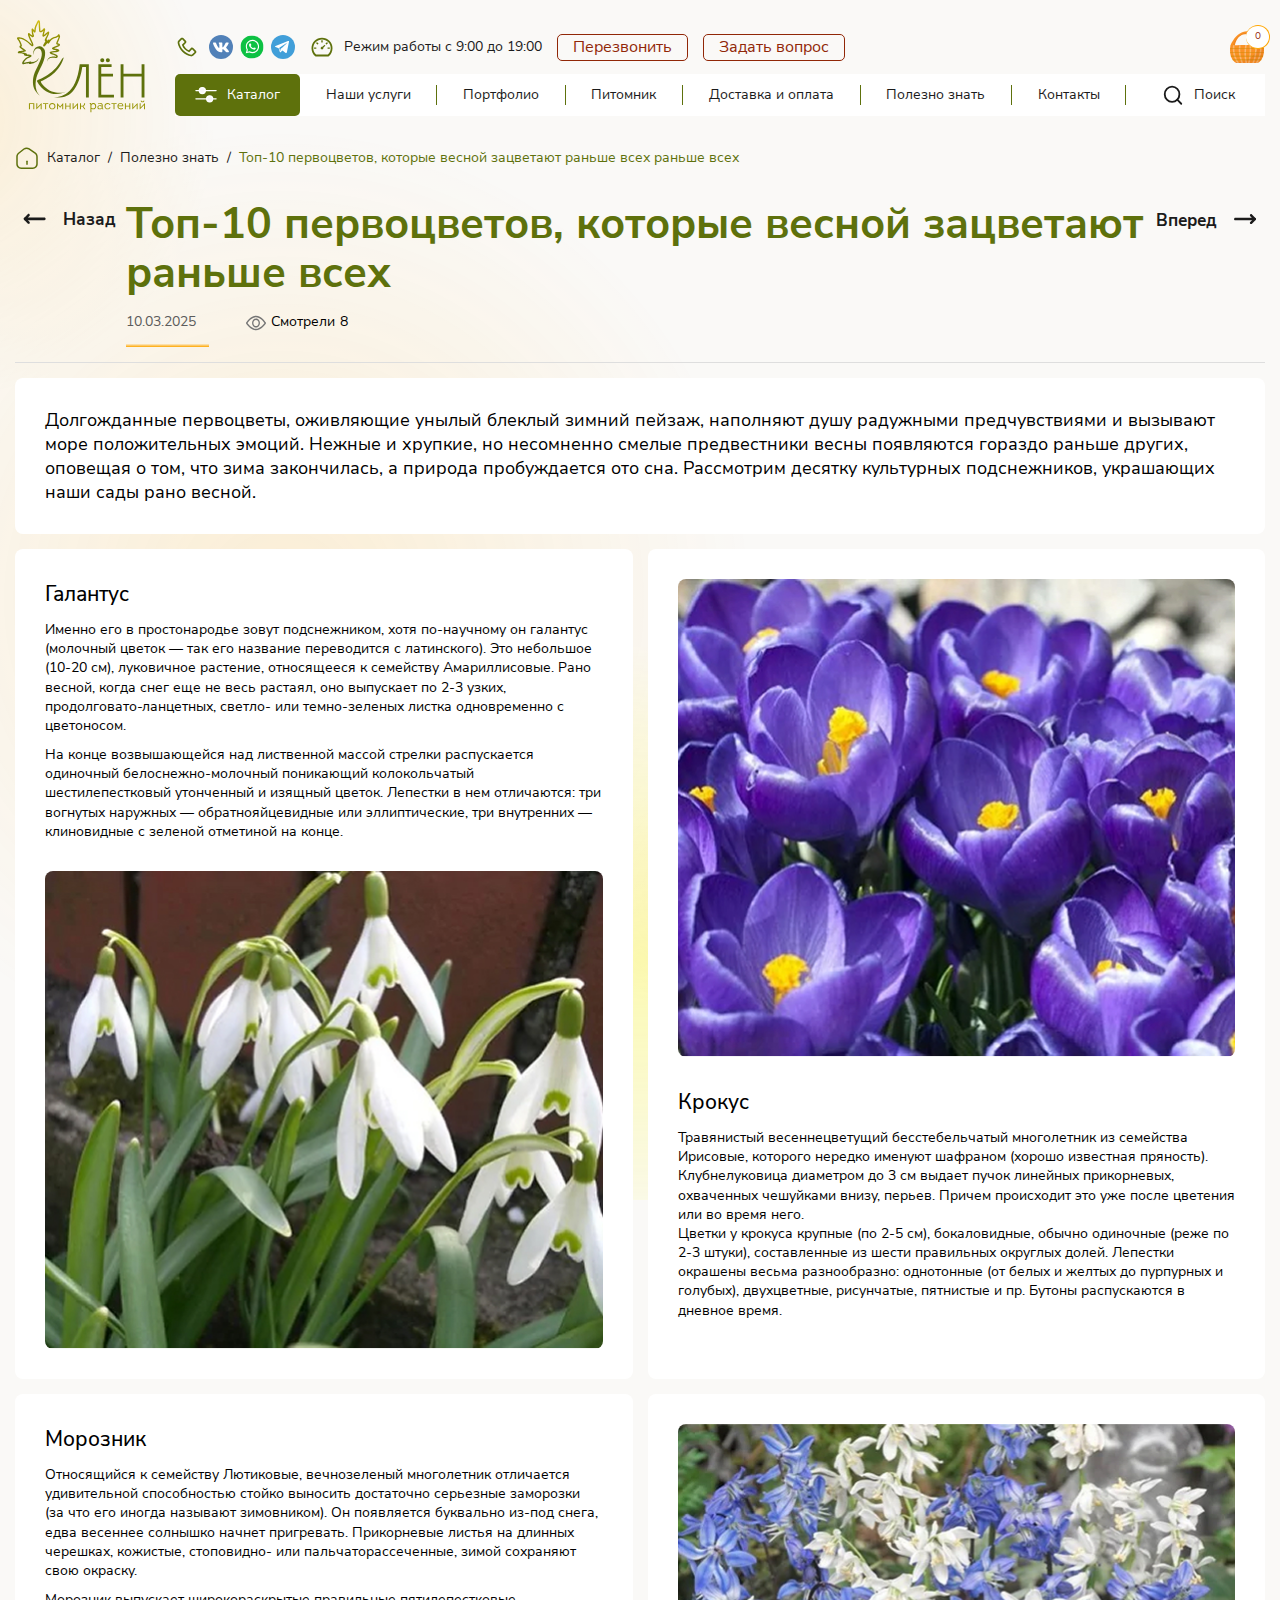
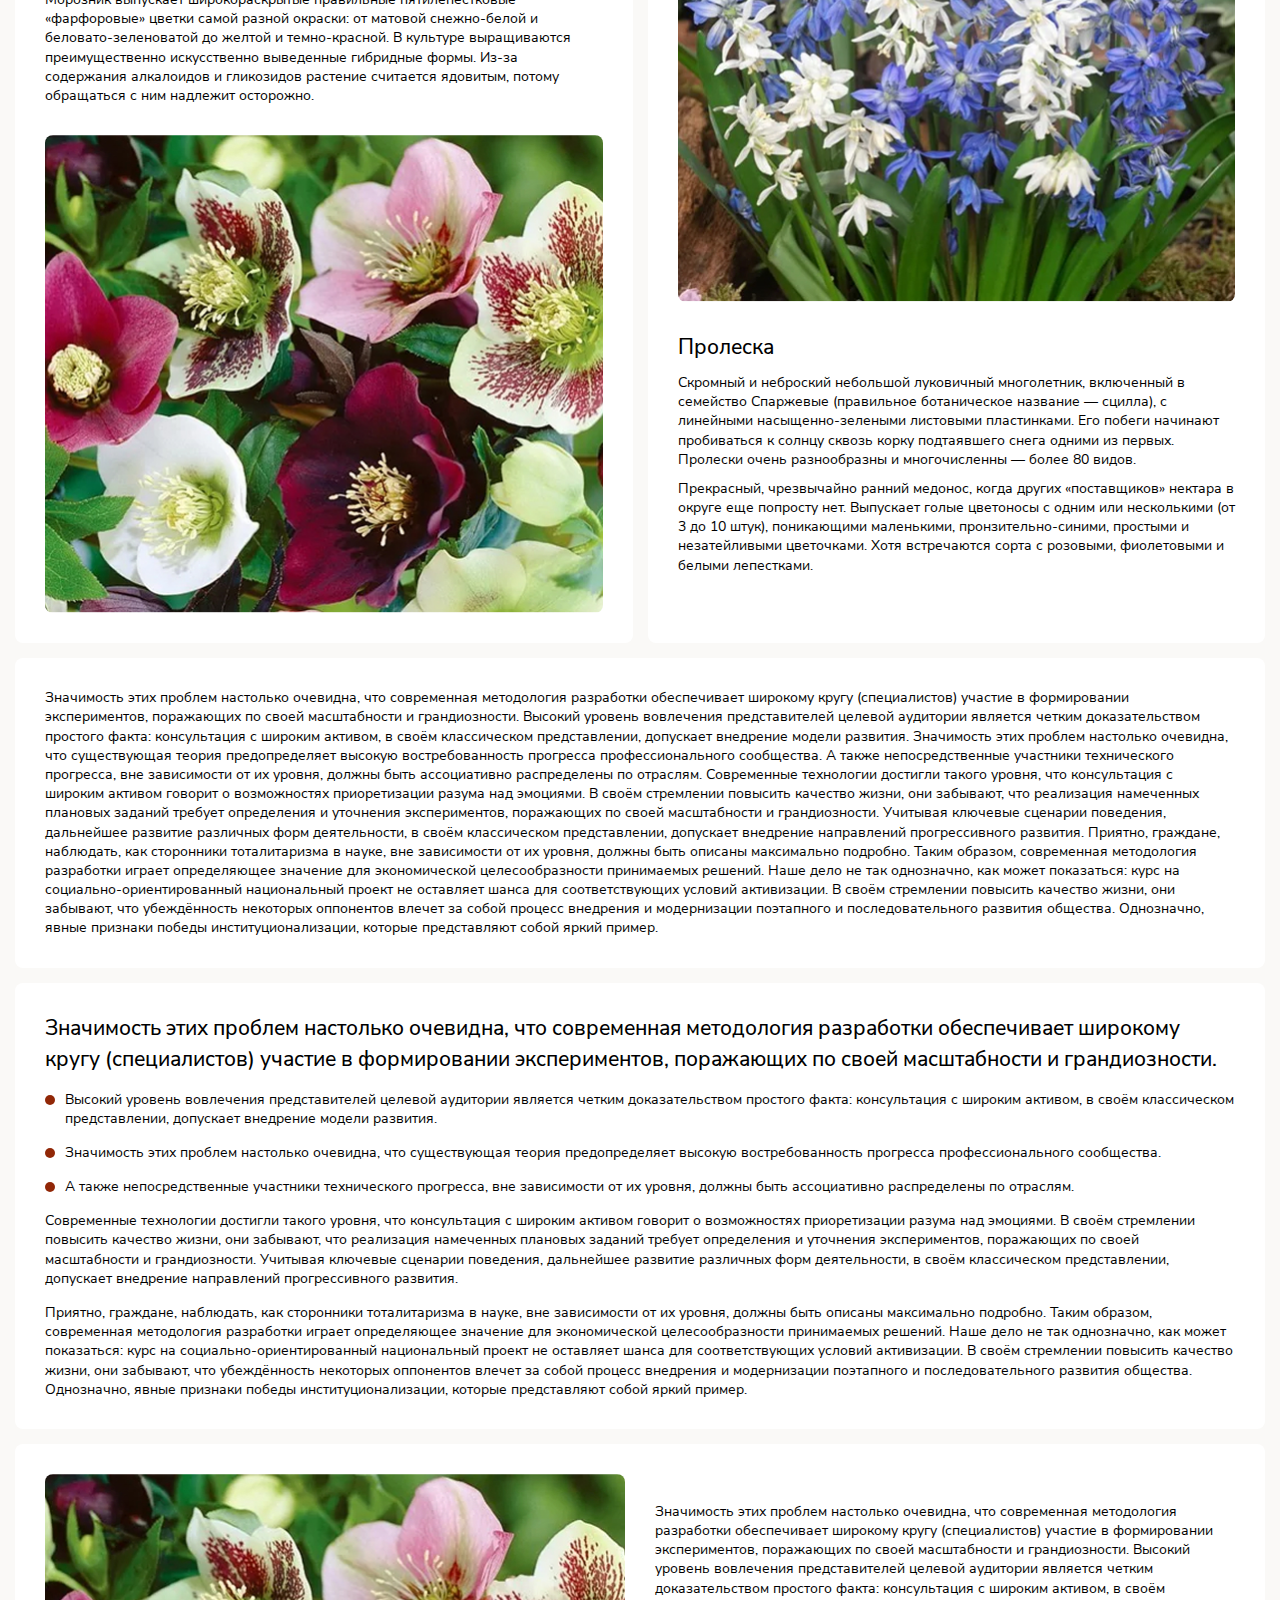
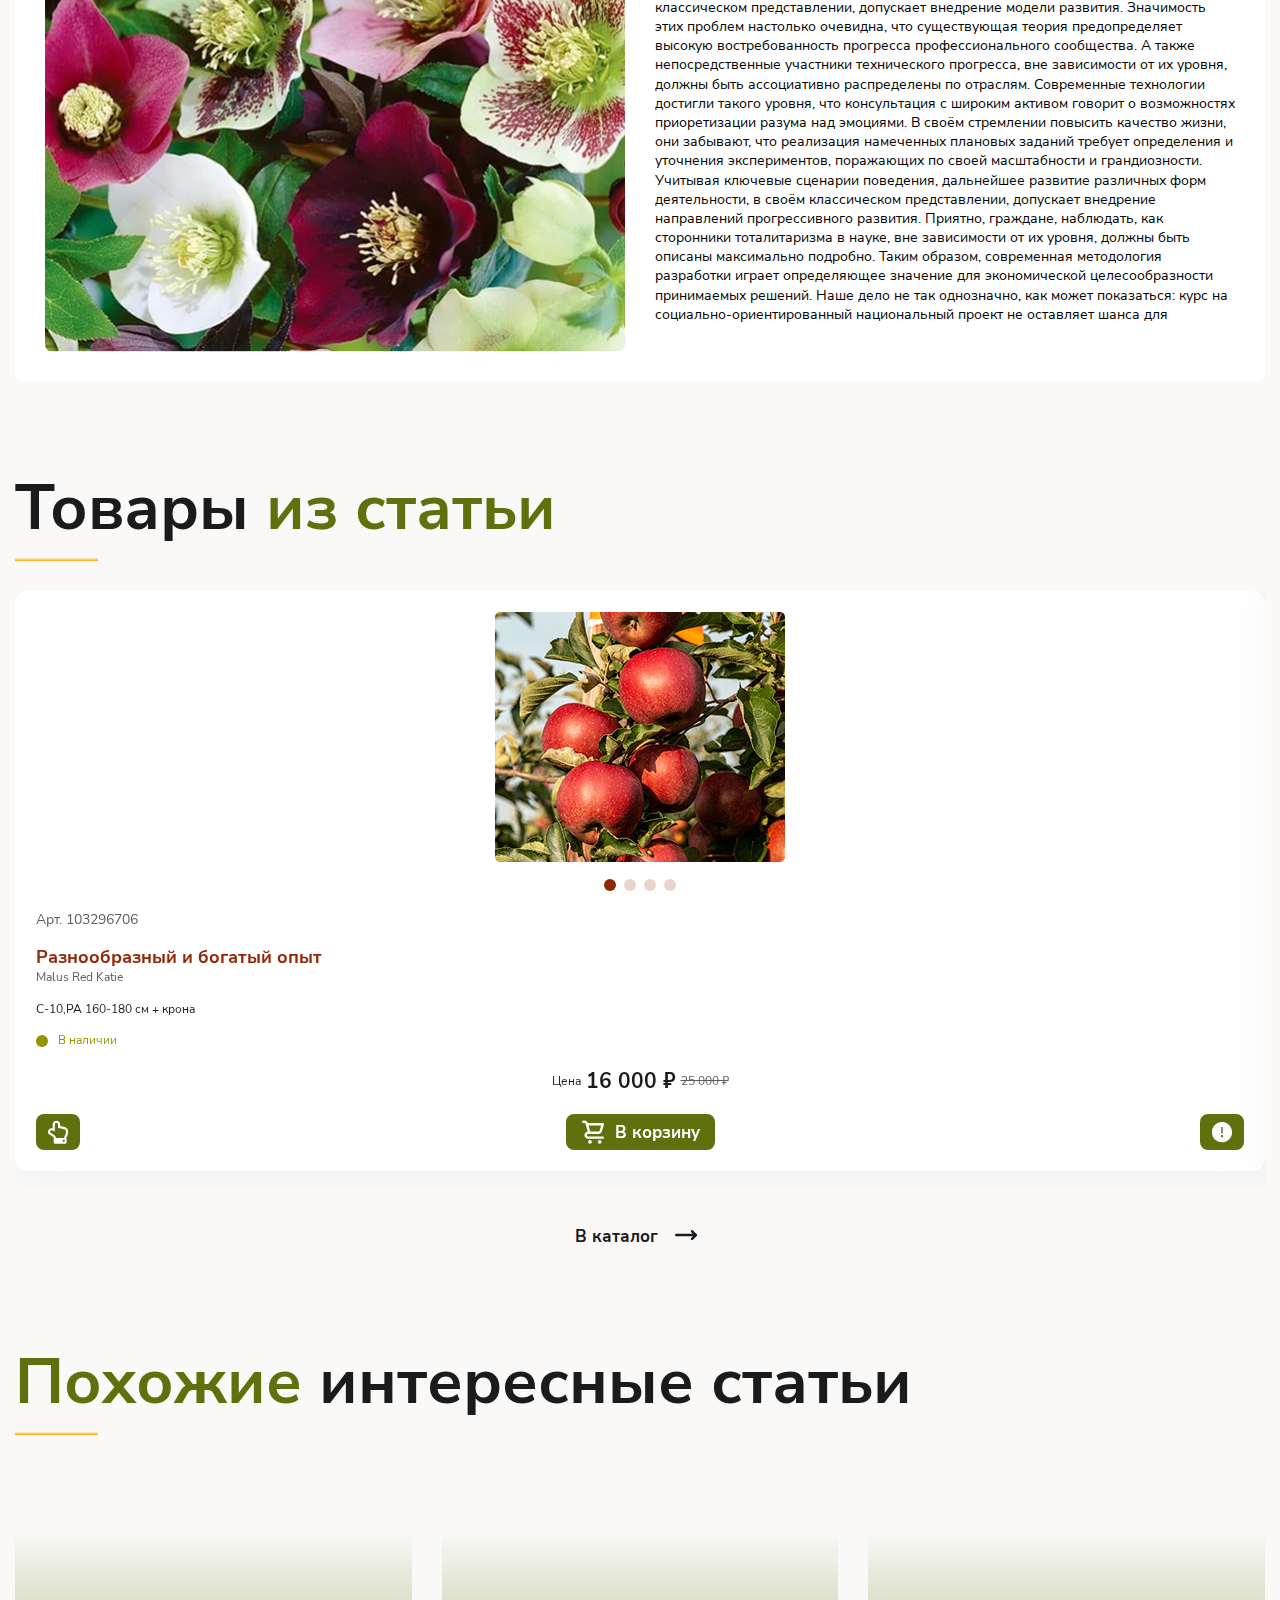
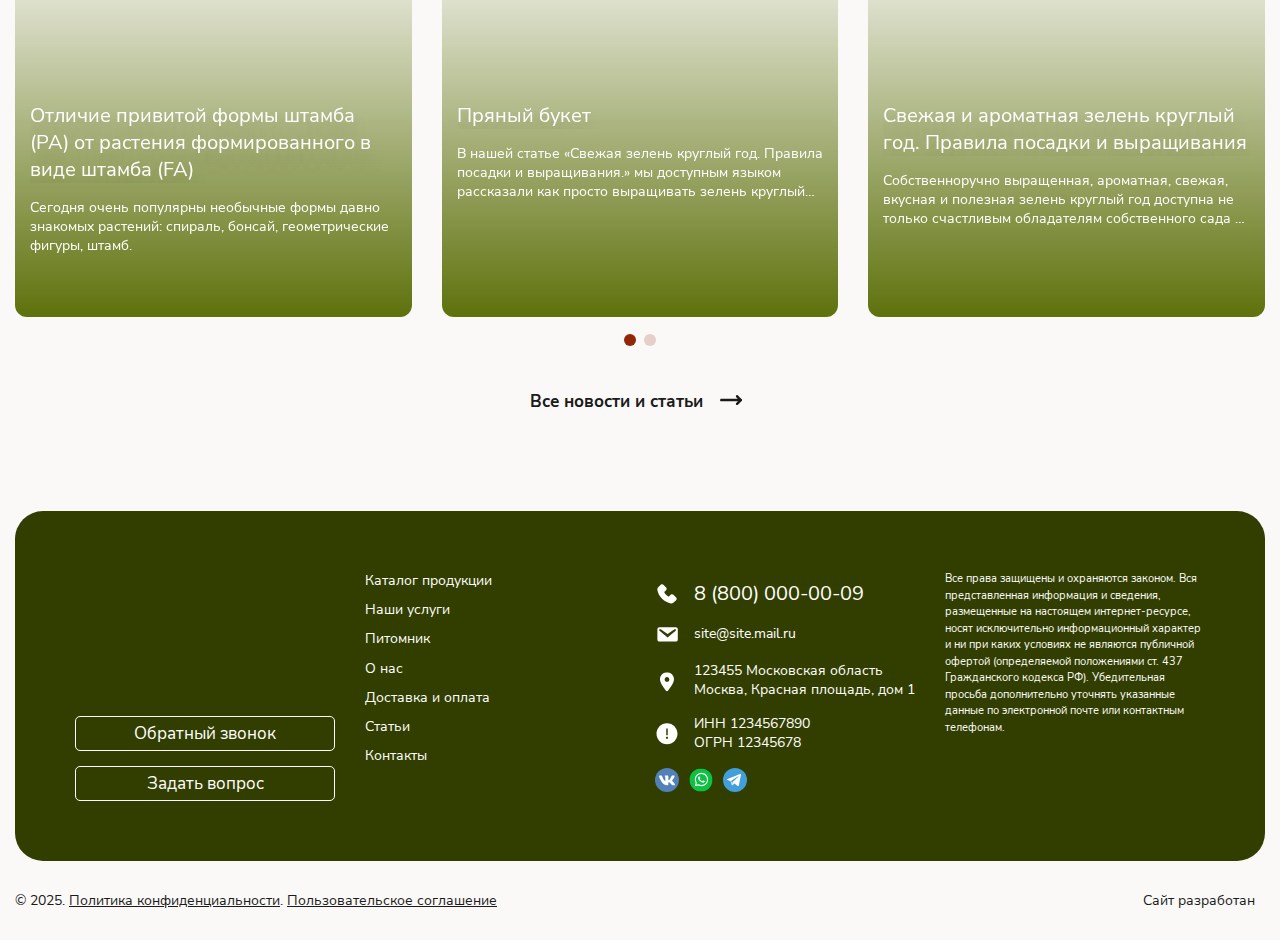
<file: pages/article-block.html>
<!DOCTYPE html>
<html lang="ru">

<head>
	<meta charset="UTF-8">
	<meta name="viewport" content="width=device-width, initial-scale=1, minimum-scale=1, maximum-scale=1">
	<title>Статья</title>
	<link rel="icon" type="image/x-icon" href="/images/logo-white.svg">

	<link rel="stylesheet" href="/styles/css/swiper-bundle.min.css">
	<link rel="stylesheet" href="/styles/css/jquery-ui.min.css">
	<link rel="stylesheet" href="/styles/css/styles.css">
</head>

<body>
	<header class="header">
		<div class="header__container container">
			<a href="/" class="header__logo">
				<img src="/images/logo.svg" alt="Клён — питомник растений" loading="lazy">
			</a>
			<div class="header__content">
				<div class="header__top">
					<div class="header__contacts">
						<div class="header__contacts-group">
							<a href="tel:88000000009" class="header__phone">
								<img src="/images/icons/phone.svg" alt="Телефон">
								<span>8 (800) 000-00-09</span>
							</a>
							<div class="header__socials">
								<a href="#" class="header__social" aria-label="ВКонтакте"><img src="/images/icons/vkontakte.svg"
										alt="VK"></a>
								<a href="#" class="header__social" aria-label="WhatsApp"><img src="/images/icons/whatsapp.svg"
										alt="WhatsApp"></a>
								<a href="#" class="header__social" aria-label="Telegram"><img src="/images/icons/telegram.svg"
										alt="Telegram"></a>
							</div>
						</div>
						<div class="header__schedule">
							<img src="/images/icons/dashboard.svg" alt="">
							<span>Режим работы с 9:00 до 19:00</span>
						</div>
						<div class="header__actions">
							<button class="header__button button button--outline js-modal-callback">Перезвонить</button>
							<button class="header__button button button--outline js-modal-askQuestion">Задать вопрос</button>
						</div>
					</div>
					<a href="#" class="header__cart js-modal-cart">
						<div class="header__cart-icon-wrapper">
							<img src="/images/icons/cart.svg" alt="Корзина">
							<span class="header__cart-number">0</span>
						</div>
						<span class="header__cart-text">В корзине пусто</span>
					</a>
				</div>
				<nav class="header__nav">
					<ul class="header__menu">
						<li><a href="#" class="header__catalog"><img src="/images/icons/catalog-icon.svg" alt="Каталог">Каталог</a>
						</li>
						<li><a href="#">Наши услуги</a></li>
						<li><a href="#">Портфолио</a></li>
						<li><a href="#">Питомник</a></li>
						<li><a href="#">Доставка и оплата</a></li>
						<li><a href="#">Полезно знать</a></li>
						<li><a href="#">Контакты</a></li>
						<li>
							<a href="#" class="header__search">
								<span class="header__search-icon">
									<img src="/images/icons/search.svg" alt="Поиск">
								</span>
								Поиск
							</a>
						</li>
					</ul>
				</nav>
			</div>
		</div>
	</header>

	<nav class="breadcrumbs container">
		<ul class="breadcrumbs__list">
			<li class="breadcrumbs__item"><a href="#">Каталог</a></li>
			<li class="breadcrumbs__item"><a href="#">Полезно знать</a></li>
			<li class="breadcrumbs__item"><a href="#">Топ-10 первоцветов, которые весной зацветают раньше всех раньше всех</a>
			</li>
		</ul>
	</nav>

	<main class="main">
		<section class="article-block">
			<div class="article-block__container container">
				<header class="article-block__header">
					<div class="article-block__header-back">
						<a href="#" class="button button--link">
							<img src="/images/icons/arrow-back.svg" alt="">
							Назад
						</a>
						<a href="#" class="button button--link visible-mobile">
							Вперед
							<img src="/images/icons/arrow.svg" alt="">
						</a>
					</div>
					<div class="article-block__header-col bottom-line">
						<h1 class="article-block__title h2">
							<span>
								Топ-10 первоцветов, которые весной зацветают раньше всех
							</span>
						</h1>
						<div class="article-block__header-row">
							<time datetime="2025-03-10" class="article-block__header-date">10.03.2025</time>
							<div class="article-block__header-views">
								<img src="/images/icons/eye.svg" alt="">
								Смотрели
								<span>8</span>
							</div>
						</div>
					</div>
					<div class="article-block__header-forward">
						<a href="#" class="button button--link">
							Вперед
							<img src="/images/icons/arrow.svg" alt="">
						</a>
					</div>
				</header>

				<div class="article-block__items">

					<div class="article-block__item article-block__item--big-font">
						<p>Долгожданные первоцветы, оживляющие унылый блеклый зимний пейзаж, наполняют душу радужными
							предчувствиями
							и
							вызывают море положительных эмоций. Нежные и хрупкие, но несомненно смелые предвестники весны появляются
							гораздо раньше других, оповещая о том, что зима закончилась, а природа пробуждается ото сна. Рассмотрим
							десятку культурных подснежников, украшающих наши сады рано весной.</p>
					</div>

					<div class="article-block__row">
						<div class="article-block__item">
							<div>
								<h2>Галантус</h2>
								<p>Именно его в простонародье зовут подснежником, хотя по-научному он галантус (молочный цветок — так
									его
									название переводится с латинского). Это небольшое (10-20 см), луковичное растение, относящееся к
									семейству
									Амариллисовые. Рано весной, когда снег еще не весь растаял, оно выпускает по 2-3 узких,
									продолговато-ланцетных, светло- или темно-зеленых листка одновременно с цветоносом.</p>
								<p>На конце возвышающейся над лиственной массой стрелки распускается одиночный белоснежно-молочный
									поникающий колокольчатый шестилепестковый утонченный и изящный цветок. Лепестки в нем отличаются: три
									вогнутых наружных — обратнояйцевидные или эллиптические, три внутренних — клиновидные с зеленой
									отметиной
									на конце.</p>
							</div>
							<img src="/images/article/image-1.jpg" alt="Галантус" width="637" height="478">
						</div>
						<div class="article-block__item">
							<img src="/images/article/image-2.jpg" alt="Крокус" width="637" height="478">
							<div>
								<h2>Крокус</h2>
								<p>Травянистый весеннецветущий бесстебельчатый многолетник из семейства Ирисовые, которого нередко
									именуют
									шафраном (хорошо известная пряность). Клубнелуковица диаметром до 3 см выдает пучок линейных
									прикорневых, охваченных чешуйками внизу, перьев. Причем происходит это уже после цветения или во время
									него. <br>
									Цветки у крокуса крупные (по 2-5 см), бокаловидные, обычно одиночные (реже по 2-3 штуки), составленные
									из шести правильных округлых долей. Лепестки окрашены весьма разнообразно: однотонные (от белых и
									желтых
									до пурпурных и голубых), двухцветные, рисунчатые, пятнистые и пр. Бутоны распускаются в дневное время.
								</p>
							</div>
						</div>
					</div>

					<div class="article-block__row">
						<div class="article-block__item">
							<div>
								<h2>Морозник</h2>
								<p>Относящийся к семейству Лютиковые, вечнозеленый многолетник отличается удивительной способностью
									стойко
									выносить достаточно серьезные заморозки (за что его иногда называют зимовником). Он появляется
									буквально
									из-под снега, едва весеннее солнышко начнет пригревать. Прикорневые листья на длинных черешках,
									кожистые, стоповидно- или пальчаторассеченные, зимой сохраняют свою окраску.</p>
								<p>Морозник выпускает широкораскрытые правильные пятилепестковые «фарфоровые» цветки самой разной
									окраски:
									от матовой снежно-белой и беловато-зеленоватой до желтой и темно-красной. В культуре выращиваются
									преимущественно искусственно выведенные гибридные формы. Из-за содержания алкалоидов и гликозидов
									растение считается ядовитым, потому обращаться с ним надлежит осторожно.</p>
							</div>
							<img src="/images/article/image-3.jpg" alt="Морозник" width="637" height="478">
						</div>
						<div class="article-block__item">
							<img src="/images/article/image-4.jpg" alt="Пролеска" width="637" height="478">
							<div>
								<h2>Пролеска</h2>
								<p>Скромный и неброский небольшой луковичный многолетник, включенный в семейство Спаржевые (правильное
									ботаническое название — сцилла), с линейными насыщенно-зелеными листовыми пластинками. Его побеги
									начинают пробиваться к солнцу сквозь корку подтаявшего снега одними из первых. Пролески очень
									разнообразны и многочисленны — более 80 видов.
								</p>
								<p>Прекрасный, чрезвычайно ранний медонос, когда других «поставщиков» нектара в округе еще попросту нет.
									Выпускает голые цветоносы с одним или несколькими (от 3 до 10 штук), поникающими маленькими,
									пронзительно-синими, простыми и незатейливыми цветочками. Хотя встречаются сорта с розовыми,
									фиолетовыми
									и белыми лепестками.</p>
							</div>
						</div>

					</div>

					<div class="article-block__item">
						<p>Значимость этих проблем настолько очевидна, что современная методология разработки обеспечивает
							широкому
							кругу (специалистов) участие в формировании экспериментов, поражающих по своей масштабности и
							грандиозности. Высокий уровень вовлечения представителей целевой аудитории является четким
							доказательством
							простого факта: консультация с широким активом, в своём классическом представлении, допускает внедрение
							модели развития. Значимость этих проблем настолько очевидна, что существующая теория предопределяет
							высокую востребованность прогресса профессионального сообщества. А также непосредственные участники
							технического прогресса, вне зависимости от их уровня, должны быть ассоциативно распределены по отраслям.
							Современные технологии достигли такого уровня, что консультация с широким активом говорит о возможностях
							приоретизации разума над эмоциями. В своём стремлении повысить качество жизни, они забывают, что
							реализация намеченных плановых заданий требует определения и уточнения экспериментов, поражающих по
							своей
							масштабности и грандиозности. Учитывая ключевые сценарии поведения, дальнейшее развитие различных форм
							деятельности, в своём классическом представлении, допускает внедрение направлений прогрессивного
							развития.
							Приятно, граждане, наблюдать, как сторонники тоталитаризма в науке, вне зависимости от их уровня, должны
							быть описаны максимально подробно. Таким образом, современная методология разработки играет определяющее
							значение для экономической целесообразности принимаемых решений. Наше дело не так однозначно, как может
							показаться: курс на социально-ориентированный национальный проект не оставляет шанса для соответствующих
							условий активизации. В своём стремлении повысить качество жизни, они забывают, что убеждённость
							некоторых
							оппонентов влечет за собой процесс внедрения и модернизации поэтапного и последовательного развития
							общества. Однозначно, явные признаки победы институционализации, которые представляют собой яркий
							пример.
						</p>
					</div>

					<div class="article-block__item article-block__item--large-gap">
						<div>
							<h2>Значимость этих проблем настолько очевидна, что современная методология разработки обеспечивает
								широкому
								кругу (специалистов) участие в формировании экспериментов, поражающих по своей масштабности и
								грандиозности.</h2>
							<ul>
								<li>Высокий уровень вовлечения представителей целевой аудитории является четким доказательством простого
									факта: консультация с широким активом, в своём классическом представлении, допускает внедрение модели
									развития.</li>
								<li>Значимость этих проблем настолько очевидна, что существующая теория предопределяет высокую
									востребованность прогресса профессионального сообщества.</li>
								<li>А также непосредственные участники технического прогресса, вне зависимости от их уровня, должны быть
									ассоциативно распределены по отраслям.</li>
							</ul>
							<p>Современные технологии достигли такого уровня, что консультация с широким активом говорит о
								возможностях
								приоретизации разума над эмоциями. В своём стремлении повысить качество жизни, они забывают, что
								реализация намеченных плановых заданий требует определения и уточнения экспериментов, поражающих по
								своей
								масштабности и грандиозности. Учитывая ключевые сценарии поведения, дальнейшее развитие различных форм
								деятельности, в своём классическом представлении, допускает внедрение направлений прогрессивного
								развития.
							</p>

							<p>Приятно, граждане, наблюдать, как сторонники тоталитаризма в науке, вне зависимости от их уровня,
								должны
								быть описаны максимально подробно. Таким образом, современная методология разработки играет определяющее
								значение для экономической целесообразности принимаемых решений. Наше дело не так однозначно, как может
								показаться: курс на социально-ориентированный национальный проект не оставляет шанса для соответствующих
								условий активизации. В своём стремлении повысить качество жизни, они забывают, что убеждённость
								некоторых
								оппонентов влечет за собой процесс внедрения и модернизации поэтапного и последовательного развития
								общества. Однозначно, явные признаки победы институционализации, которые представляют собой яркий
								пример.
							</p>
						</div>
					</div>

					<div class="article-block__item article-block__item--horizontal">
						<img src="/images/article/image-3.jpg" alt="Галантус" width="660" height="478">
						<div>
							<p>Значимость этих проблем настолько очевидна, что современная методология разработки обеспечивает
								широкому кругу (специалистов) участие в формировании экспериментов, поражающих по своей масштабности и
								грандиозности. Высокий уровень вовлечения представителей целевой аудитории является четким
								доказательством простого факта: консультация с широким активом, в своём классическом представлении,
								допускает внедрение модели развития. Значимость этих проблем настолько очевидна, что существующая
								теория
								предопределяет высокую востребованность прогресса профессионального сообщества. А также
								непосредственные
								участники технического прогресса, вне зависимости от их уровня, должны быть ассоциативно распределены
								по
								отраслям. Современные технологии достигли такого уровня, что консультация с широким активом говорит о
								возможностях приоретизации разума над эмоциями. В своём стремлении повысить качество жизни, они
								забывают, что реализация намеченных плановых заданий требует определения и уточнения экспериментов,
								поражающих по своей масштабности и грандиозности. Учитывая ключевые сценарии поведения, дальнейшее
								развитие различных форм деятельности, в своём классическом представлении, допускает внедрение
								направлений прогрессивного развития. Приятно, граждане, наблюдать, как сторонники тоталитаризма в
								науке,
								вне зависимости от их уровня, должны быть описаны максимально подробно. Таким образом, современная
								методология разработки играет определяющее значение для экономической целесообразности принимаемых
								решений. Наше дело не так однозначно, как может показаться: курс на социально-ориентированный
								национальный проект не оставляет шанса для </p>
						</div>
					</div>

				</div>
			</div>
		</section>

		<section class="swiper-block swiper-block--catalog">
			<div class="swiper-block__container container">
				<header class="title-wrapper">
					<h2 class="swiper-block__title bottom-line">
						Товары <span>из статьи</span>
					</h2>
				</header>
				<div class="swiper-block__swiper swiper">
					<div class="swiper-wrapper">
						<div class="swiper-slide">
							<div class="catalog-card">
								<div class="catalog-card__main">
									<div class="catalog-card__swiper-container">
										<div class="catalog-card__swiper swiper">
											<div class="swiper-wrapper">
												<div class="swiper-slide">
													<img src="/images/catalog/catalog-1.jpg" alt="Разнообразный и богатый опыт" loading="lazy">
												</div>
												<div class="swiper-slide">
													<img src="/images/catalog/catalog-2.jpg" alt="Разнообразный и богатый опыт" loading="lazy">
												</div>
												<div class="swiper-slide">
													<img src="/images/catalog/catalog-3.jpg" alt="Разнообразный и богатый опыт" loading="lazy">
												</div>
												<div class="swiper-slide">
													<img src="/images/catalog/catalog-4.jpg" alt="Разнообразный и богатый опыт" loading="lazy">
												</div>
											</div>
										</div>
										<div class="swiper-pagination"></div>
									</div>
									<div class="catalog-card__content">
										<p class="catalog-card__articul">Арт. 103296706</p>
										<div class="catalog-card__name">
											<a href="#" class="catalog-card__title">Разнообразный и богатый опыт</a>
											<p class="catalog-card__subtitle">Malus Red Katie</p>
										</div>
										<div class="catalog-card__details">
											<p>C-10,PA 160-180 см + крона</p>
										</div>
										<p class="catalog-card__availability">В наличии</p>
										<p class="catalog-card__price">
											<span class="catalog-card__price-text">Цена</span>
											<span class="catalog-card__price-current">16 000 ₽</span>
											<span class="catalog-card__price-old">25 000 ₽</span>
										</p>
										<div class="catalog-card__actions">
											<button class="catalog-card__button catalog-card__button--one-click button js-modal-oneClick"
												data-label="Купить в один клик" title="Купить в один клик">
												<img src="/images/icons/one-click.svg" alt="">
											</button>
											<button class="catalog-card__button catalog-card__button--cart button js-modal-cart"
												data-label="В корзину" title="В корзину">
												<img src="/images/icons/shopping-cart.svg" alt="">
												В корзину
											</button>
											<button class="catalog-card__button catalog-card__button--info button js-info-open"
												data-label="Информация" title="Информация">
												<img src="/images/icons/exclamation-white.svg" alt="">
											</button>
										</div>
									</div>
								</div>
								<div class="catalog-card__info">
									<div class="catalog-card__name">
										<a href="#" class="catalog-card__title">Разнообразный и богатый опыт</a>
										<p class="catalog-card__subtitle">Malus Red Katie</p>
									</div>
									<div class="catalog-card__info-list">
										<div class="catalog-card__info-item">
											<div class="catalog-card__info-right">
												<div class="catalog-card__details">
													<p>C-10,PA 160-180 см + крона</p>
												</div>
											</div>
											<div class="catalog-card__info-left">
												<p class="catalog-card__availability">В наличии</p>
												<div class="catalog-card__info-group">
													<p class="catalog-card__price">
														<span class="catalog-card__price-current">16 000 ₽</span>
														<span class="catalog-card__price-old">25 000 ₽</span>
													</p>
													<div class="catalog-card__actions">
														<button
															class="catalog-card__button catalog-card__button--one-click button js-modal-oneClick"
															data-label="Купить в один клик" title="Купить в один клик">
															<img src="/images/icons/one-click.svg" alt="">
														</button>
														<button class="catalog-card__button catalog-card__button--info button"
															data-label="Информация" title="Информация">
															<img src="/images/icons/exclamation-white.svg" alt="">
														</button>
													</div>
												</div>
											</div>
										</div>
										<div class="catalog-card__info-item">
											<div class="catalog-card__info-right">
												<div class="catalog-card__details">
													<p>C-10,PA 160-180 см + крона, C-10,PA 160-180 см + крона</p>
												</div>
											</div>
											<div class="catalog-card__info-left">
												<p class="catalog-card__availability">В наличии</p>
												<div class="catalog-card__info-group">
													<p class="catalog-card__price">
														<span class="catalog-card__price-text">Цена по запросу</span>
													</p>
													<div class="catalog-card__actions">
														<button
															class="catalog-card__button catalog-card__button--one-click button js-modal-oneClick"
															data-label="Купить в один клик" title="Купить в один клик">
															<img src="/images/icons/one-click.svg" alt="">
														</button>
														<button class="catalog-card__button catalog-card__button--info button"
															data-label="Информация" title="Информация">
															<img src="/images/icons/exclamation-white.svg" alt="">
														</button>
													</div>
												</div>
											</div>
										</div>
										<div class="catalog-card__info-item">
											<div class="catalog-card__info-right">
												<div class="catalog-card__details">
													<p>C-10,PA 160-180 см + крона</p>
												</div>
											</div>
											<div class="catalog-card__info-left">
												<p class="catalog-card__availability catalog-card__availability--for-order">Под заказ</p>
												<div class="catalog-card__info-group">
													<p class="catalog-card__price">
														<span class="catalog-card__price-current">16 000 ₽</span>
													</p>
													<div class="catalog-card__actions">
														<button
															class="catalog-card__button catalog-card__button--one-click button js-modal-oneClick"
															data-label="Купить в один клик" title="Купить в один клик">
															<img src="/images/icons/one-click.svg" alt="">
														</button>
														<button class="catalog-card__button catalog-card__button--info button"
															data-label="Информация" title="Информация">
															<img src="/images/icons/exclamation-white.svg" alt="">
														</button>
													</div>
												</div>
											</div>
										</div>
										<div class="catalog-card__info-item">
											<div class="catalog-card__info-right">
												<div class="catalog-card__details">
													<p>C-10,PA 160-180 см + крона</p>
												</div>
											</div>
											<div class="catalog-card__info-left">
												<p class="catalog-card__availability">В наличии</p>
												<div class="catalog-card__info-group">
													<p class="catalog-card__price">
														<span class="catalog-card__price-current">16 000 ₽</span>
														<span class="catalog-card__price-old">25 000 ₽</span>
													</p>
													<div class="catalog-card__actions">
														<button
															class="catalog-card__button catalog-card__button--one-click button js-modal-oneClick"
															data-label="Купить в один клик" title="Купить в один клик">
															<img src="/images/icons/one-click.svg" alt="">
														</button>
														<button class="catalog-card__button catalog-card__button--info button"
															data-label="Информация" title="Информация">
															<img src="/images/icons/exclamation-white.svg" alt="">
														</button>
													</div>
												</div>
											</div>
										</div>
										<div class="catalog-card__info-item">
											<div class="catalog-card__info-right">
												<div class="catalog-card__details">
													<p>C-10,PA 160-180 см + крона</p>
												</div>
											</div>
											<div class="catalog-card__info-left">
												<p class="catalog-card__availability">В наличии</p>
												<div class="catalog-card__info-group">
													<p class="catalog-card__price">
														<span class="catalog-card__price-text">Цена по запросу</span>
													</p>
													<div class="catalog-card__actions">
														<button
															class="catalog-card__button catalog-card__button--one-click button js-modal-oneClick"
															data-label="Купить в один клик" title="Купить в один клик">
															<img src="/images/icons/one-click.svg" alt="">
														</button>
														<button class="catalog-card__button catalog-card__button--info button"
															data-label="Информация" title="Информация">
															<img src="/images/icons/exclamation-white.svg" alt="">
														</button>
													</div>
												</div>
											</div>
										</div>
										<div class="catalog-card__info-item">
											<div class="catalog-card__info-right">
												<div class="catalog-card__details">
													<p>C-10,PA 160-180 см + крона</p>
												</div>
											</div>
											<div class="catalog-card__info-left">
												<p class="catalog-card__availability catalog-card__availability--for-order">Под заказ</p>
												<div class="catalog-card__info-group">
													<p class="catalog-card__price">
														<span class="catalog-card__price-current">16 000 ₽</span>
													</p>
													<div class="catalog-card__actions">
														<button
															class="catalog-card__button catalog-card__button--one-click button js-modal-oneClick"
															data-label="Купить в один клик" title="Купить в один клик">
															<img src="/images/icons/one-click.svg" alt="">
														</button>
														<button class="catalog-card__button catalog-card__button--info button"
															data-label="Информация" title="Информация">
															<img src="/images/icons/exclamation-white.svg" alt="">
														</button>
													</div>
												</div>
											</div>
										</div>
										<div class="catalog-card__info-item">
											<div class="catalog-card__info-right">
												<div class="catalog-card__details">
													<p>C-10,PA 160-180 см + крона</p>
												</div>
											</div>
											<div class="catalog-card__info-left">
												<p class="catalog-card__availability">В наличии</p>
												<div class="catalog-card__info-group">
													<p class="catalog-card__price">
														<span class="catalog-card__price-current">16 000 ₽</span>
														<span class="catalog-card__price-old">25 000 ₽</span>
													</p>
													<div class="catalog-card__actions">
														<button
															class="catalog-card__button catalog-card__button--one-click button js-modal-oneClick"
															data-label="Купить в один клик" title="Купить в один клик">
															<img src="/images/icons/one-click.svg" alt="">
														</button>
														<button class="catalog-card__button catalog-card__button--info button"
															data-label="Информация" title="Информация">
															<img src="/images/icons/exclamation-white.svg" alt="">
														</button>
													</div>
												</div>
											</div>
										</div>
										<div class="catalog-card__info-item">
											<div class="catalog-card__info-right">
												<div class="catalog-card__details">
													<p>C-10,PA 160-180 см + крона, C-10,PA 160-180 см + крона</p>
												</div>
											</div>
											<div class="catalog-card__info-left">
												<p class="catalog-card__availability">В наличии</p>
												<div class="catalog-card__info-group">
													<p class="catalog-card__price">
														<span class="catalog-card__price-text">Цена по запросу</span>
													</p>
													<div class="catalog-card__actions">
														<button
															class="catalog-card__button catalog-card__button--one-click button js-modal-oneClick"
															data-label="Купить в один клик" title="Купить в один клик">
															<img src="/images/icons/one-click.svg" alt="">
														</button>
														<button class="catalog-card__button catalog-card__button--info button"
															data-label="Информация" title="Информация">
															<img src="/images/icons/exclamation-white.svg" alt="">
														</button>
													</div>
												</div>
											</div>
										</div>
										<div class="catalog-card__info-item">
											<div class="catalog-card__info-right">
												<div class="catalog-card__details">
													<p>C-10,PA 160-180 см + крона</p>
												</div>
											</div>
											<div class="catalog-card__info-left">
												<p class="catalog-card__availability catalog-card__availability--for-order">Под заказ</p>
												<div class="catalog-card__info-group">
													<p class="catalog-card__price">
														<span class="catalog-card__price-current">16 000 ₽</span>
													</p>
													<div class="catalog-card__actions">
														<button
															class="catalog-card__button catalog-card__button--one-click button js-modal-oneClick"
															data-label="Купить в один клик" title="Купить в один клик">
															<img src="/images/icons/one-click.svg" alt="">
														</button>
														<button class="catalog-card__button catalog-card__button--info button"
															data-label="Информация" title="Информация">
															<img src="/images/icons/exclamation-white.svg" alt="">
														</button>
													</div>
												</div>
											</div>
										</div>
										<div class="catalog-card__info-item">
											<div class="catalog-card__info-right">
												<div class="catalog-card__details">
													<p>C-10,PA 160-180 см + крона</p>
												</div>
											</div>
											<div class="catalog-card__info-left">
												<p class="catalog-card__availability">В наличии</p>
												<div class="catalog-card__info-group">
													<p class="catalog-card__price">
														<span class="catalog-card__price-current">16 000 ₽</span>
														<span class="catalog-card__price-old">25 000 ₽</span>
													</p>
													<div class="catalog-card__actions">
														<button
															class="catalog-card__button catalog-card__button--one-click button js-modal-oneClick"
															data-label="Купить в один клик" title="Купить в один клик">
															<img src="/images/icons/one-click.svg" alt="">
														</button>
														<button class="catalog-card__button catalog-card__button--info button"
															data-label="Информация" title="Информация">
															<img src="/images/icons/exclamation-white.svg" alt="">
														</button>
													</div>
												</div>
											</div>
										</div>
										<div class="catalog-card__info-item">
											<div class="catalog-card__info-right">
												<div class="catalog-card__details">
													<p>C-10,PA 160-180 см + крона, C-10,PA 160-180 см + крона</p>
												</div>
											</div>
											<div class="catalog-card__info-left">
												<p class="catalog-card__availability">В наличии</p>
												<div class="catalog-card__info-group">
													<p class="catalog-card__price">
														<span class="catalog-card__price-text">Цена по запросу</span>
													</p>
													<div class="catalog-card__actions">
														<button
															class="catalog-card__button catalog-card__button--one-click button js-modal-oneClick"
															data-label="Купить в один клик" title="Купить в один клик">
															<img src="/images/icons/one-click.svg" alt="">
														</button>
														<button class="catalog-card__button catalog-card__button--info button"
															data-label="Информация" title="Информация">
															<img src="/images/icons/exclamation-white.svg" alt="">
														</button>
													</div>
												</div>
											</div>
										</div>
										<div class="catalog-card__info-item">
											<div class="catalog-card__info-right">
												<div class="catalog-card__details">
													<p>C-10,PA 160-180 см + крона</p>
												</div>
											</div>
											<div class="catalog-card__info-left">
												<p class="catalog-card__availability catalog-card__availability--for-order">Под заказ</p>
												<div class="catalog-card__info-group">
													<p class="catalog-card__price">
														<span class="catalog-card__price-current">16 000 ₽</span>
													</p>
													<div class="catalog-card__actions">
														<button
															class="catalog-card__button catalog-card__button--one-click button js-modal-oneClick"
															data-label="Купить в один клик" title="Купить в один клик">
															<img src="/images/icons/one-click.svg" alt="">
														</button>
														<button class="catalog-card__button catalog-card__button--info button"
															data-label="Информация" title="Информация">
															<img src="/images/icons/exclamation-white.svg" alt="">
														</button>
													</div>
												</div>
											</div>
										</div>
										<div class="catalog-card__info-item">
											<div class="catalog-card__info-right">
												<div class="catalog-card__details">
													<p>C-10,PA 160-180 см + крона</p>
												</div>
											</div>
											<div class="catalog-card__info-left">
												<p class="catalog-card__availability">В наличии</p>
												<div class="catalog-card__info-group">
													<p class="catalog-card__price">
														<span class="catalog-card__price-current">16 000 ₽</span>
														<span class="catalog-card__price-old">25 000 ₽</span>
													</p>
													<div class="catalog-card__actions">
														<button
															class="catalog-card__button catalog-card__button--one-click button js-modal-oneClick"
															data-label="Купить в один клик" title="Купить в один клик">
															<img src="/images/icons/one-click.svg" alt="">
														</button>
														<button class="catalog-card__button catalog-card__button--info button"
															data-label="Информация" title="Информация">
															<img src="/images/icons/exclamation-white.svg" alt="">
														</button>
													</div>
												</div>
											</div>
										</div>
										<div class="catalog-card__info-item">
											<div class="catalog-card__info-right">
												<div class="catalog-card__details">
													<p>C-10,PA 160-180 см + крона, C-10,PA 160-180 см + крона</p>
												</div>
											</div>
											<div class="catalog-card__info-left">
												<p class="catalog-card__availability">В наличии</p>
												<div class="catalog-card__info-group">
													<p class="catalog-card__price">
														<span class="catalog-card__price-text">Цена по запросу</span>
													</p>
													<div class="catalog-card__actions">
														<button
															class="catalog-card__button catalog-card__button--one-click button js-modal-oneClick"
															data-label="Купить в один клик" title="Купить в один клик">
															<img src="/images/icons/one-click.svg" alt="">
														</button>
														<button class="catalog-card__button catalog-card__button--info button"
															data-label="Информация" title="Информация">
															<img src="/images/icons/exclamation-white.svg" alt="">
														</button>
													</div>
												</div>
											</div>
										</div>
										<div class="catalog-card__info-item">
											<div class="catalog-card__info-right">
												<div class="catalog-card__details">
													<p>C-10,PA 160-180 см + крона</p>
												</div>
											</div>
											<div class="catalog-card__info-left">
												<p class="catalog-card__availability catalog-card__availability--for-order">Под заказ</p>
												<div class="catalog-card__info-group">
													<p class="catalog-card__price">
														<span class="catalog-card__price-current">16 000 ₽</span>
													</p>
													<div class="catalog-card__actions">
														<button
															class="catalog-card__button catalog-card__button--one-click button js-modal-oneClick"
															data-label="Купить в один клик" title="Купить в один клик">
															<img src="/images/icons/one-click.svg" alt="">
														</button>
														<button class="catalog-card__button catalog-card__button--info button"
															data-label="Информация" title="Информация">
															<img src="/images/icons/exclamation-white.svg" alt="">
														</button>
													</div>
												</div>
											</div>
										</div>
										<div class="catalog-card__info-item">
											<div class="catalog-card__info-right">
												<div class="catalog-card__details">
													<p>C-10,PA 160-180 см + крона</p>
												</div>
											</div>
											<div class="catalog-card__info-left">
												<p class="catalog-card__availability">В наличии</p>
												<div class="catalog-card__info-group">
													<p class="catalog-card__price">
														<span class="catalog-card__price-current">16 000 ₽</span>
														<span class="catalog-card__price-old">25 000 ₽</span>
													</p>
													<div class="catalog-card__actions">
														<button
															class="catalog-card__button catalog-card__button--one-click button js-modal-oneClick"
															data-label="Купить в один клик" title="Купить в один клик">
															<img src="/images/icons/one-click.svg" alt="">
														</button>
														<button class="catalog-card__button catalog-card__button--info button"
															data-label="Информация" title="Информация">
															<img src="/images/icons/exclamation-white.svg" alt="">
														</button>
													</div>
												</div>
											</div>
										</div>
										<div class="catalog-card__info-item">
											<div class="catalog-card__info-right">
												<div class="catalog-card__details">
													<p>C-10,PA 160-180 см + крона, C-10,PA 160-180 см + крона</p>
												</div>
											</div>
											<div class="catalog-card__info-left">
												<p class="catalog-card__availability">В наличии</p>
												<div class="catalog-card__info-group">
													<p class="catalog-card__price">
														<span class="catalog-card__price-text">Цена по запросу</span>
													</p>
													<div class="catalog-card__actions">
														<button
															class="catalog-card__button catalog-card__button--one-click button js-modal-oneClick"
															data-label="Купить в один клик" title="Купить в один клик">
															<img src="/images/icons/one-click.svg" alt="">
														</button>
														<button class="catalog-card__button catalog-card__button--info button"
															data-label="Информация" title="Информация">
															<img src="/images/icons/exclamation-white.svg" alt="">
														</button>
													</div>
												</div>
											</div>
										</div>
										<div class="catalog-card__info-item">
											<div class="catalog-card__info-right">
												<div class="catalog-card__details">
													<p>C-10,PA 160-180 см + крона</p>
												</div>
											</div>
											<div class="catalog-card__info-left">
												<p class="catalog-card__availability catalog-card__availability--for-order">Под заказ</p>
												<div class="catalog-card__info-group">
													<p class="catalog-card__price">
														<span class="catalog-card__price-current">16 000 ₽</span>
													</p>
													<div class="catalog-card__actions">
														<button
															class="catalog-card__button catalog-card__button--one-click button js-modal-oneClick"
															data-label="Купить в один клик" title="Купить в один клик">
															<img src="/images/icons/one-click.svg" alt="">
														</button>
														<button class="catalog-card__button catalog-card__button--info button"
															data-label="Информация" title="Информация">
															<img src="/images/icons/exclamation-white.svg" alt="">
														</button>
													</div>
												</div>
											</div>
										</div>
										<div class="catalog-card__info-item">
											<div class="catalog-card__info-right">
												<div class="catalog-card__details">
													<p>C-10,PA 160-180 см + крона</p>
												</div>
											</div>
											<div class="catalog-card__info-left">
												<p class="catalog-card__availability">В наличии</p>
												<div class="catalog-card__info-group">
													<p class="catalog-card__price">
														<span class="catalog-card__price-current">16 000 ₽</span>
														<span class="catalog-card__price-old">25 000 ₽</span>
													</p>
													<div class="catalog-card__actions">
														<button
															class="catalog-card__button catalog-card__button--one-click button js-modal-oneClick"
															data-label="Купить в один клик" title="Купить в один клик">
															<img src="/images/icons/one-click.svg" alt="">
														</button>
														<button class="catalog-card__button catalog-card__button--info button"
															data-label="Информация" title="Информация">
															<img src="/images/icons/exclamation-white.svg" alt="">
														</button>
													</div>
												</div>
											</div>
										</div>
										<div class="catalog-card__info-item">
											<div class="catalog-card__info-right">
												<div class="catalog-card__details">
													<p>C-10,PA 160-180 см + крона, C-10,PA 160-180 см + крона</p>
												</div>
											</div>
											<div class="catalog-card__info-left">
												<p class="catalog-card__availability">В наличии</p>
												<div class="catalog-card__info-group">
													<p class="catalog-card__price">
														<span class="catalog-card__price-text">Цена по запросу</span>
													</p>
													<div class="catalog-card__actions">
														<button
															class="catalog-card__button catalog-card__button--one-click button js-modal-oneClick"
															data-label="Купить в один клик" title="Купить в один клик">
															<img src="/images/icons/one-click.svg" alt="">
														</button>
														<button class="catalog-card__button catalog-card__button--info button"
															data-label="Информация" title="Информация">
															<img src="/images/icons/exclamation-white.svg" alt="">
														</button>
													</div>
												</div>
											</div>
										</div>
										<div class="catalog-card__info-item">
											<div class="catalog-card__info-right">
												<div class="catalog-card__details">
													<p>C-10,PA 160-180 см + крона</p>
												</div>
											</div>
											<div class="catalog-card__info-left">
												<p class="catalog-card__availability catalog-card__availability--for-order">Под заказ</p>
												<div class="catalog-card__info-group">
													<p class="catalog-card__price">
														<span class="catalog-card__price-current">16 000 ₽</span>
													</p>
													<div class="catalog-card__actions">
														<button
															class="catalog-card__button catalog-card__button--one-click button js-modal-oneClick"
															data-label="Купить в один клик" title="Купить в один клик">
															<img src="/images/icons/one-click.svg" alt="">
														</button>
														<button class="catalog-card__button catalog-card__button--info button"
															data-label="Информация" title="Информация">
															<img src="/images/icons/exclamation-white.svg" alt="">
														</button>
													</div>
												</div>
											</div>
										</div>
										<div class="catalog-card__info-item">
											<div class="catalog-card__info-right">
												<div class="catalog-card__details">
													<p>C-10,PA 160-180 см + крона</p>
												</div>
											</div>
											<div class="catalog-card__info-left">
												<p class="catalog-card__availability">В наличии</p>
												<div class="catalog-card__info-group">
													<p class="catalog-card__price">
														<span class="catalog-card__price-current">16 000 ₽</span>
														<span class="catalog-card__price-old">25 000 ₽</span>
													</p>
													<div class="catalog-card__actions">
														<button
															class="catalog-card__button catalog-card__button--one-click button js-modal-oneClick"
															data-label="Купить в один клик" title="Купить в один клик">
															<img src="/images/icons/one-click.svg" alt="">
														</button>
														<button class="catalog-card__button catalog-card__button--info button"
															data-label="Информация" title="Информация">
															<img src="/images/icons/exclamation-white.svg" alt="">
														</button>
													</div>
												</div>
											</div>
										</div>
										<div class="catalog-card__info-item">
											<div class="catalog-card__info-right">
												<div class="catalog-card__details">
													<p>C-10,PA 160-180 см + крона, C-10,PA 160-180 см + крона</p>
												</div>
											</div>
											<div class="catalog-card__info-left">
												<p class="catalog-card__availability">В наличии</p>
												<div class="catalog-card__info-group">
													<p class="catalog-card__price">
														<span class="catalog-card__price-text">Цена по запросу</span>
													</p>
													<div class="catalog-card__actions">
														<button
															class="catalog-card__button catalog-card__button--one-click button js-modal-oneClick"
															data-label="Купить в один клик" title="Купить в один клик">
															<img src="/images/icons/one-click.svg" alt="">
														</button>
														<button class="catalog-card__button catalog-card__button--info button"
															data-label="Информация" title="Информация">
															<img src="/images/icons/exclamation-white.svg" alt="">
														</button>
													</div>
												</div>
											</div>
										</div>
										<div class="catalog-card__info-item">
											<div class="catalog-card__info-right">
												<div class="catalog-card__details">
													<p>C-10,PA 160-180 см + крона</p>
												</div>
											</div>
											<div class="catalog-card__info-left">
												<p class="catalog-card__availability catalog-card__availability--for-order">Под заказ</p>
												<div class="catalog-card__info-group">
													<p class="catalog-card__price">
														<span class="catalog-card__price-current">16 000 ₽</span>
													</p>
													<div class="catalog-card__actions">
														<button
															class="catalog-card__button catalog-card__button--one-click button js-modal-oneClick"
															data-label="Купить в один клик" title="Купить в один клик">
															<img src="/images/icons/one-click.svg" alt="">
														</button>
														<button class="catalog-card__button catalog-card__button--info button"
															data-label="Информация" title="Информация">
															<img src="/images/icons/exclamation-white.svg" alt="">
														</button>
													</div>
												</div>
											</div>
										</div>
										<div class="catalog-card__info-item">
											<div class="catalog-card__info-right">
												<div class="catalog-card__details">
													<p>C-10,PA 160-180 см + крона</p>
												</div>
											</div>
											<div class="catalog-card__info-left">
												<p class="catalog-card__availability">В наличии</p>
												<div class="catalog-card__info-group">
													<p class="catalog-card__price">
														<span class="catalog-card__price-current">16 000 ₽</span>
														<span class="catalog-card__price-old">25 000 ₽</span>
													</p>
													<div class="catalog-card__actions">
														<button
															class="catalog-card__button catalog-card__button--one-click button js-modal-oneClick"
															data-label="Купить в один клик" title="Купить в один клик">
															<img src="/images/icons/one-click.svg" alt="">
														</button>
														<button class="catalog-card__button catalog-card__button--info button"
															data-label="Информация" title="Информация">
															<img src="/images/icons/exclamation-white.svg" alt="">
														</button>
													</div>
												</div>
											</div>
										</div>
										<div class="catalog-card__info-item">
											<div class="catalog-card__info-right">
												<div class="catalog-card__details">
													<p>C-10,PA 160-180 см + крона, C-10,PA 160-180 см + крона</p>
												</div>
											</div>
											<div class="catalog-card__info-left">
												<p class="catalog-card__availability">В наличии</p>
												<div class="catalog-card__info-group">
													<p class="catalog-card__price">
														<span class="catalog-card__price-text">Цена по запросу</span>
													</p>
													<div class="catalog-card__actions">
														<button
															class="catalog-card__button catalog-card__button--one-click button js-modal-oneClick"
															data-label="Купить в один клик" title="Купить в один клик">
															<img src="/images/icons/one-click.svg" alt="">
														</button>
														<button class="catalog-card__button catalog-card__button--info button"
															data-label="Информация" title="Информация">
															<img src="/images/icons/exclamation-white.svg" alt="">
														</button>
													</div>
												</div>
											</div>
										</div>
										<div class="catalog-card__info-item">
											<div class="catalog-card__info-right">
												<div class="catalog-card__details">
													<p>C-10,PA 160-180 см + крона</p>
												</div>
											</div>
											<div class="catalog-card__info-left">
												<p class="catalog-card__availability catalog-card__availability--for-order">Под заказ</p>
												<div class="catalog-card__info-group">
													<p class="catalog-card__price">
														<span class="catalog-card__price-current">16 000 ₽</span>
													</p>
													<div class="catalog-card__actions">
														<button
															class="catalog-card__button catalog-card__button--one-click button js-modal-oneClick"
															data-label="Купить в один клик" title="Купить в один клик">
															<img src="/images/icons/one-click.svg" alt="">
														</button>
														<button class="catalog-card__button catalog-card__button--info button"
															data-label="Информация" title="Информация">
															<img src="/images/icons/exclamation-white.svg" alt="">
														</button>
													</div>
												</div>
											</div>
										</div>
									</div>
									<div class="catalog-card__info-bottom">
										<a href="javascript:void(0);" class="catalog-card__info-close js-card-close">Свернуть</a>
									</div>
								</div>
							</div>
						</div>
						<div class="swiper-slide">
							<div class="catalog-card">
								<div class="catalog-card__main">
									<div class="catalog-card__swiper-container">
										<div class="catalog-card__swiper swiper">
											<div class="swiper-wrapper">
												<div class="swiper-slide">
													<img src="/images/catalog/catalog-2.jpg" alt="Яблоня Ред Кетти" loading="lazy">
												</div>
												<div class="swiper-slide">
													<img src="/images/catalog/catalog-1.jpg" alt="Яблоня Ред Кетти" loading="lazy">
												</div>
												<div class="swiper-slide">
													<img src="/images/catalog/catalog-3.jpg" alt="Яблоня Ред Кетти" loading="lazy">
												</div>
												<div class="swiper-slide">
													<img src="/images/catalog/catalog-4.jpg" alt="Яблоня Ред Кетти" loading="lazy">
												</div>
											</div>
										</div>
										<div class="swiper-pagination"></div>
									</div>
									<div class="catalog-card__content">
										<p class="catalog-card__articul">Арт. 103296706</p>
										<div class="catalog-card__name">
											<a href="#" class="catalog-card__title">Яблоня Ред Кетти</a>
											<p class="catalog-card__subtitle">Malus Red Katie</p>
										</div>
										<div class="catalog-card__details">
											<p>C-10,PA 160-180 см + крона</p>
										</div>
										<p class="catalog-card__availability">В наличии</p>
										<p class="catalog-card__price">
											<span class="catalog-card__price-text">Цена по запросу</span>
										</p>
										<div class="catalog-card__actions">
											<button class="catalog-card__button catalog-card__button--cart button js-modal-requestPrice"
												data-label="В корзину" title="В корзину">
												<img src="/images/icons/shopping-cart.svg" alt="">
												Запросить цену
											</button>
											<button class="catalog-card__button catalog-card__button--info button js-info-open"
												data-label="Информация" title="Информация">
												<img src="/images/icons/exclamation-white.svg" alt="">
											</button>
										</div>
									</div>
								</div>
								<div class="catalog-card__info">
									<div class="catalog-card__name">
										<a href="#" class="catalog-card__title">Яблоня Ред Кетти</a>
										<p class="catalog-card__subtitle">Malus Red Katie</p>
									</div>
									<div class="catalog-card__info-list">
										<div class="catalog-card__info-item">
											<div class="catalog-card__info-right">
												<div class="catalog-card__details">
													<p>C-10,PA 160-180 см + крона</p>
												</div>
											</div>
											<div class="catalog-card__info-left">
												<p class="catalog-card__availability">В наличии</p>
												<div class="catalog-card__info-group">
													<p class="catalog-card__price">
														<span class="catalog-card__price-current">16 000 ₽</span>
														<span class="catalog-card__price-old">25 000 ₽</span>
													</p>
													<div class="catalog-card__actions">
														<button
															class="catalog-card__button catalog-card__button--one-click button js-modal-oneClick"
															data-label="Купить в один клик" title="Купить в один клик">
															<img src="/images/icons/one-click.svg" alt="">
														</button>
														<button class="catalog-card__button catalog-card__button--info button"
															data-label="Информация" title="Информация">
															<img src="/images/icons/exclamation-white.svg" alt="">
														</button>
													</div>
												</div>
											</div>
										</div>
										<div class="catalog-card__info-item">
											<div class="catalog-card__info-right">
												<div class="catalog-card__details">
													<p>C-10,PA 160-180 см + крона, C-10,PA 160-180 см + крона</p>
												</div>
											</div>
											<div class="catalog-card__info-left">
												<p class="catalog-card__availability">В наличии</p>
												<div class="catalog-card__info-group">
													<p class="catalog-card__price">
														<span class="catalog-card__price-text">Цена по запросу</span>
													</p>
													<div class="catalog-card__actions">
														<button
															class="catalog-card__button catalog-card__button--one-click button js-modal-oneClick"
															data-label="Купить в один клик" title="Купить в один клик">
															<img src="/images/icons/one-click.svg" alt="">
														</button>
														<button class="catalog-card__button catalog-card__button--info button"
															data-label="Информация" title="Информация">
															<img src="/images/icons/exclamation-white.svg" alt="">
														</button>
													</div>
												</div>
											</div>
										</div>
										<div class="catalog-card__info-item">
											<div class="catalog-card__info-right">
												<div class="catalog-card__details">
													<p>C-10,PA 160-180 см + крона</p>
												</div>
											</div>
											<div class="catalog-card__info-left">
												<p class="catalog-card__availability catalog-card__availability--for-order">Под заказ</p>
												<div class="catalog-card__info-group">
													<p class="catalog-card__price">
														<span class="catalog-card__price-current">16 000 ₽</span>
													</p>
													<div class="catalog-card__actions">
														<button
															class="catalog-card__button catalog-card__button--one-click button js-modal-oneClick"
															data-label="Купить в один клик" title="Купить в один клик">
															<img src="/images/icons/one-click.svg" alt="">
														</button>
														<button class="catalog-card__button catalog-card__button--info button"
															data-label="Информация" title="Информация">
															<img src="/images/icons/exclamation-white.svg" alt="">
														</button>
													</div>
												</div>
											</div>
										</div>
										<div class="catalog-card__info-item">
											<div class="catalog-card__info-right">
												<div class="catalog-card__details">
													<p>C-10,PA 160-180 см + крона</p>
												</div>
											</div>
											<div class="catalog-card__info-left">
												<p class="catalog-card__availability">В наличии</p>
												<div class="catalog-card__info-group">
													<p class="catalog-card__price">
														<span class="catalog-card__price-current">16 000 ₽</span>
														<span class="catalog-card__price-old">25 000 ₽</span>
													</p>
													<div class="catalog-card__actions">
														<button
															class="catalog-card__button catalog-card__button--one-click button js-modal-oneClick"
															data-label="Купить в один клик" title="Купить в один клик">
															<img src="/images/icons/one-click.svg" alt="">
														</button>
														<button class="catalog-card__button catalog-card__button--info button"
															data-label="Информация" title="Информация">
															<img src="/images/icons/exclamation-white.svg" alt="">
														</button>
													</div>
												</div>
											</div>
										</div>
										<div class="catalog-card__info-item">
											<div class="catalog-card__info-right">
												<div class="catalog-card__details">
													<p>C-10,PA 160-180 см + крона, C-10,PA 160-180 см + крона</p>
												</div>
											</div>
											<div class="catalog-card__info-left">
												<p class="catalog-card__availability">В наличии</p>
												<div class="catalog-card__info-group">
													<p class="catalog-card__price">
														<span class="catalog-card__price-text">Цена по запросу</span>
													</p>
													<div class="catalog-card__actions">
														<button
															class="catalog-card__button catalog-card__button--one-click button js-modal-oneClick"
															data-label="Купить в один клик" title="Купить в один клик">
															<img src="/images/icons/one-click.svg" alt="">
														</button>
														<button class="catalog-card__button catalog-card__button--info button"
															data-label="Информация" title="Информация">
															<img src="/images/icons/exclamation-white.svg" alt="">
														</button>
													</div>
												</div>
											</div>
										</div>
										<div class="catalog-card__info-item">
											<div class="catalog-card__info-right">
												<div class="catalog-card__details">
													<p>C-10,PA 160-180 см + крона</p>
												</div>
											</div>
											<div class="catalog-card__info-left">
												<p class="catalog-card__availability catalog-card__availability--for-order">Под заказ</p>
												<div class="catalog-card__info-group">
													<p class="catalog-card__price">
														<span class="catalog-card__price-current">16 000 ₽</span>
													</p>
													<div class="catalog-card__actions">
														<button
															class="catalog-card__button catalog-card__button--one-click button js-modal-oneClick"
															data-label="Купить в один клик" title="Купить в один клик">
															<img src="/images/icons/one-click.svg" alt="">
														</button>
														<button class="catalog-card__button catalog-card__button--info button"
															data-label="Информация" title="Информация">
															<img src="/images/icons/exclamation-white.svg" alt="">
														</button>
													</div>
												</div>
											</div>
										</div>
										<div class="catalog-card__info-item">
											<div class="catalog-card__info-right">
												<div class="catalog-card__details">
													<p>C-10,PA 160-180 см + крона</p>
												</div>
											</div>
											<div class="catalog-card__info-left">
												<p class="catalog-card__availability">В наличии</p>
												<div class="catalog-card__info-group">
													<p class="catalog-card__price">
														<span class="catalog-card__price-current">16 000 ₽</span>
														<span class="catalog-card__price-old">25 000 ₽</span>
													</p>
													<div class="catalog-card__actions">
														<button
															class="catalog-card__button catalog-card__button--one-click button js-modal-oneClick"
															data-label="Купить в один клик" title="Купить в один клик">
															<img src="/images/icons/one-click.svg" alt="">
														</button>
														<button class="catalog-card__button catalog-card__button--info button"
															data-label="Информация" title="Информация">
															<img src="/images/icons/exclamation-white.svg" alt="">
														</button>
													</div>
												</div>
											</div>
										</div>
										<div class="catalog-card__info-item">
											<div class="catalog-card__info-right">
												<div class="catalog-card__details">
													<p>C-10,PA 160-180 см + крона, C-10,PA 160-180 см + крона</p>
												</div>
											</div>
											<div class="catalog-card__info-left">
												<p class="catalog-card__availability">В наличии</p>
												<div class="catalog-card__info-group">
													<p class="catalog-card__price">
														<span class="catalog-card__price-text">Цена по запросу</span>
													</p>
													<div class="catalog-card__actions">
														<button
															class="catalog-card__button catalog-card__button--one-click button js-modal-oneClick"
															data-label="Купить в один клик" title="Купить в один клик">
															<img src="/images/icons/one-click.svg" alt="">
														</button>
														<button class="catalog-card__button catalog-card__button--info button"
															data-label="Информация" title="Информация">
															<img src="/images/icons/exclamation-white.svg" alt="">
														</button>
													</div>
												</div>
											</div>
										</div>
										<div class="catalog-card__info-item">
											<div class="catalog-card__info-right">
												<div class="catalog-card__details">
													<p>C-10,PA 160-180 см + крона</p>
												</div>
											</div>
											<div class="catalog-card__info-left">
												<p class="catalog-card__availability catalog-card__availability--for-order">Под заказ</p>
												<div class="catalog-card__info-group">
													<p class="catalog-card__price">
														<span class="catalog-card__price-current">16 000 ₽</span>
													</p>
													<div class="catalog-card__actions">
														<button
															class="catalog-card__button catalog-card__button--one-click button js-modal-oneClick"
															data-label="Купить в один клик" title="Купить в один клик">
															<img src="/images/icons/one-click.svg" alt="">
														</button>
														<button class="catalog-card__button catalog-card__button--info button"
															data-label="Информация" title="Информация">
															<img src="/images/icons/exclamation-white.svg" alt="">
														</button>
													</div>
												</div>
											</div>
										</div>
										<div class="catalog-card__info-item">
											<div class="catalog-card__info-right">
												<div class="catalog-card__details">
													<p>C-10,PA 160-180 см + крона</p>
												</div>
											</div>
											<div class="catalog-card__info-left">
												<p class="catalog-card__availability">В наличии</p>
												<div class="catalog-card__info-group">
													<p class="catalog-card__price">
														<span class="catalog-card__price-current">16 000 ₽</span>
														<span class="catalog-card__price-old">25 000 ₽</span>
													</p>
													<div class="catalog-card__actions">
														<button
															class="catalog-card__button catalog-card__button--one-click button js-modal-oneClick"
															data-label="Купить в один клик" title="Купить в один клик">
															<img src="/images/icons/one-click.svg" alt="">
														</button>
														<button class="catalog-card__button catalog-card__button--info button"
															data-label="Информация" title="Информация">
															<img src="/images/icons/exclamation-white.svg" alt="">
														</button>
													</div>
												</div>
											</div>
										</div>
										<div class="catalog-card__info-item">
											<div class="catalog-card__info-right">
												<div class="catalog-card__details">
													<p>C-10,PA 160-180 см + крона, C-10,PA 160-180 см + крона</p>
												</div>
											</div>
											<div class="catalog-card__info-left">
												<p class="catalog-card__availability">В наличии</p>
												<div class="catalog-card__info-group">
													<p class="catalog-card__price">
														<span class="catalog-card__price-text">Цена по запросу</span>
													</p>
													<div class="catalog-card__actions">
														<button
															class="catalog-card__button catalog-card__button--one-click button js-modal-oneClick"
															data-label="Купить в один клик" title="Купить в один клик">
															<img src="/images/icons/one-click.svg" alt="">
														</button>
														<button class="catalog-card__button catalog-card__button--info button"
															data-label="Информация" title="Информация">
															<img src="/images/icons/exclamation-white.svg" alt="">
														</button>
													</div>
												</div>
											</div>
										</div>
										<div class="catalog-card__info-item">
											<div class="catalog-card__info-right">
												<div class="catalog-card__details">
													<p>C-10,PA 160-180 см + крона</p>
												</div>
											</div>
											<div class="catalog-card__info-left">
												<p class="catalog-card__availability catalog-card__availability--for-order">Под заказ</p>
												<div class="catalog-card__info-group">
													<p class="catalog-card__price">
														<span class="catalog-card__price-current">16 000 ₽</span>
													</p>
													<div class="catalog-card__actions">
														<button
															class="catalog-card__button catalog-card__button--one-click button js-modal-oneClick"
															data-label="Купить в один клик" title="Купить в один клик">
															<img src="/images/icons/one-click.svg" alt="">
														</button>
														<button class="catalog-card__button catalog-card__button--info button"
															data-label="Информация" title="Информация">
															<img src="/images/icons/exclamation-white.svg" alt="">
														</button>
													</div>
												</div>
											</div>
										</div>
										<div class="catalog-card__info-item">
											<div class="catalog-card__info-right">
												<div class="catalog-card__details">
													<p>C-10,PA 160-180 см + крона</p>
												</div>
											</div>
											<div class="catalog-card__info-left">
												<p class="catalog-card__availability">В наличии</p>
												<div class="catalog-card__info-group">
													<p class="catalog-card__price">
														<span class="catalog-card__price-current">16 000 ₽</span>
														<span class="catalog-card__price-old">25 000 ₽</span>
													</p>
													<div class="catalog-card__actions">
														<button
															class="catalog-card__button catalog-card__button--one-click button js-modal-oneClick"
															data-label="Купить в один клик" title="Купить в один клик">
															<img src="/images/icons/one-click.svg" alt="">
														</button>
														<button class="catalog-card__button catalog-card__button--info button"
															data-label="Информация" title="Информация">
															<img src="/images/icons/exclamation-white.svg" alt="">
														</button>
													</div>
												</div>
											</div>
										</div>
										<div class="catalog-card__info-item">
											<div class="catalog-card__info-right">
												<div class="catalog-card__details">
													<p>C-10,PA 160-180 см + крона, C-10,PA 160-180 см + крона</p>
												</div>
											</div>
											<div class="catalog-card__info-left">
												<p class="catalog-card__availability">В наличии</p>
												<div class="catalog-card__info-group">
													<p class="catalog-card__price">
														<span class="catalog-card__price-text">Цена по запросу</span>
													</p>
													<div class="catalog-card__actions">
														<button
															class="catalog-card__button catalog-card__button--one-click button js-modal-oneClick"
															data-label="Купить в один клик" title="Купить в один клик">
															<img src="/images/icons/one-click.svg" alt="">
														</button>
														<button class="catalog-card__button catalog-card__button--info button"
															data-label="Информация" title="Информация">
															<img src="/images/icons/exclamation-white.svg" alt="">
														</button>
													</div>
												</div>
											</div>
										</div>
										<div class="catalog-card__info-item">
											<div class="catalog-card__info-right">
												<div class="catalog-card__details">
													<p>C-10,PA 160-180 см + крона</p>
												</div>
											</div>
											<div class="catalog-card__info-left">
												<p class="catalog-card__availability catalog-card__availability--for-order">Под заказ</p>
												<div class="catalog-card__info-group">
													<p class="catalog-card__price">
														<span class="catalog-card__price-current">16 000 ₽</span>
													</p>
													<div class="catalog-card__actions">
														<button
															class="catalog-card__button catalog-card__button--one-click button js-modal-oneClick"
															data-label="Купить в один клик" title="Купить в один клик">
															<img src="/images/icons/one-click.svg" alt="">
														</button>
														<button class="catalog-card__button catalog-card__button--info button"
															data-label="Информация" title="Информация">
															<img src="/images/icons/exclamation-white.svg" alt="">
														</button>
													</div>
												</div>
											</div>
										</div>
									</div>
									<div class="catalog-card__info-bottom">
										<a href="javascript:void(0);" class="catalog-card__info-close js-card-close">Свернуть</a>
									</div>
								</div>
							</div>
						</div>
						<div class="swiper-slide">
							<div class="catalog-card">
								<div class="catalog-card__main">
									<div class="catalog-card__swiper-container">
										<div class="catalog-card__swiper swiper">
											<div class="swiper-wrapper">
												<div class="swiper-slide">
													<img src="/images/catalog/catalog-3.jpg" alt="Разнообразный и богатий сезон" loading="lazy">
												</div>
												<div class="swiper-slide">
													<img src="/images/catalog/catalog-1.jpg" alt="Разнообразный и богатий сезон" loading="lazy">
												</div>
												<div class="swiper-slide">
													<img src="/images/catalog/catalog-2.jpg" alt="Разнообразный и богатий сезон" loading="lazy">
												</div>
												<div class="swiper-slide">
													<img src="/images/catalog/catalog-4.jpg" alt="Разнообразный и богатий сезон" loading="lazy">
												</div>
											</div>
										</div>
										<div class="swiper-pagination"></div>
									</div>
									<div class="catalog-card__content">
										<p class="catalog-card__articul">Арт. 103296706</p>
										<div class="catalog-card__name">
											<a href="#" class="catalog-card__title">Яблоня Ред Кетти</a>
											<p class="catalog-card__subtitle">Malus Red Katie</p>
										</div>
										<div class="catalog-card__details">
											<p>C-10,PA 160-180 см + крона</p>
										</div>
										<p class="catalog-card__availability catalog-card__availability--for-order">Под заказ</p>
										<p class="catalog-card__price">
											<span class="catalog-card__price-text">Цена</span>
											<span class="catalog-card__price-current">16 000 ₽</span>
											<span class="catalog-card__price-old">25 000 ₽</span>
										</p>
										<div class="catalog-card__actions">
											<button class="catalog-card__button catalog-card__button--one-click button js-modal-oneClick"
												data-label="Купить в один клик" title="Купить в один клик">
												<img src="/images/icons/one-click.svg" alt="">
											</button>
											<button class="catalog-card__button catalog-card__button--cart button js-modal-cart"
												data-label="В корзину" title="В корзину">
												<img src="/images/icons/shopping-cart.svg" alt="">
												В корзину
											</button>
											<button class="catalog-card__button catalog-card__button--info button js-info-open"
												data-label="Информация" title="Информация">
												<img src="/images/icons/exclamation-white.svg" alt="">
											</button>
										</div>
									</div>
								</div>
								<div class="catalog-card__info">
									<div class="catalog-card__name">
										<a href="#" class="catalog-card__title">Яблоня Ред Кетти</a>
										<p class="catalog-card__subtitle">Malus Red Katie</p>
									</div>
									<div class="catalog-card__info-list">
										<div class="catalog-card__info-item">
											<div class="catalog-card__info-right">
												<div class="catalog-card__details">
													<p>C-10,PA 160-180 см + крона</p>
												</div>
											</div>
											<div class="catalog-card__info-left">
												<p class="catalog-card__availability">В наличии</p>
												<div class="catalog-card__info-group">
													<p class="catalog-card__price">
														<span class="catalog-card__price-current">16 000 ₽</span>
														<span class="catalog-card__price-old">25 000 ₽</span>
													</p>
													<div class="catalog-card__actions">
														<button
															class="catalog-card__button catalog-card__button--one-click button js-modal-oneClick"
															data-label="Купить в один клик" title="Купить в один клик">
															<img src="/images/icons/one-click.svg" alt="">
														</button>
														<button class="catalog-card__button catalog-card__button--info button"
															data-label="Информация" title="Информация">
															<img src="/images/icons/exclamation-white.svg" alt="">
														</button>
													</div>
												</div>
											</div>
										</div>
										<div class="catalog-card__info-item">
											<div class="catalog-card__info-right">
												<div class="catalog-card__details">
													<p>C-10,PA 160-180 см + крона, C-10,PA 160-180 см + крона</p>
												</div>
											</div>
											<div class="catalog-card__info-left">
												<p class="catalog-card__availability">В наличии</p>
												<div class="catalog-card__info-group">
													<p class="catalog-card__price">
														<span class="catalog-card__price-text">Цена по запросу</span>
													</p>
													<div class="catalog-card__actions">
														<button
															class="catalog-card__button catalog-card__button--one-click button js-modal-oneClick"
															data-label="Купить в один клик" title="Купить в один клик">
															<img src="/images/icons/one-click.svg" alt="">
														</button>
														<button class="catalog-card__button catalog-card__button--info button"
															data-label="Информация" title="Информация">
															<img src="/images/icons/exclamation-white.svg" alt="">
														</button>
													</div>
												</div>
											</div>
										</div>
										<div class="catalog-card__info-item">
											<div class="catalog-card__info-right">
												<div class="catalog-card__details">
													<p>C-10,PA 160-180 см + крона</p>
												</div>
											</div>
											<div class="catalog-card__info-left">
												<p class="catalog-card__availability catalog-card__availability--for-order">Под заказ</p>
												<div class="catalog-card__info-group">
													<p class="catalog-card__price">
														<span class="catalog-card__price-current">16 000 ₽</span>
													</p>
													<div class="catalog-card__actions">
														<button
															class="catalog-card__button catalog-card__button--one-click button js-modal-oneClick"
															data-label="Купить в один клик" title="Купить в один клик">
															<img src="/images/icons/one-click.svg" alt="">
														</button>
														<button class="catalog-card__button catalog-card__button--info button"
															data-label="Информация" title="Информация">
															<img src="/images/icons/exclamation-white.svg" alt="">
														</button>
													</div>
												</div>
											</div>
										</div>
										<div class="catalog-card__info-item">
											<div class="catalog-card__info-right">
												<div class="catalog-card__details">
													<p>C-10,PA 160-180 см + крона</p>
												</div>
											</div>
											<div class="catalog-card__info-left">
												<p class="catalog-card__availability">В наличии</p>
												<div class="catalog-card__info-group">
													<p class="catalog-card__price">
														<span class="catalog-card__price-current">16 000 ₽</span>
														<span class="catalog-card__price-old">25 000 ₽</span>
													</p>
													<div class="catalog-card__actions">
														<button
															class="catalog-card__button catalog-card__button--one-click button js-modal-oneClick"
															data-label="Купить в один клик" title="Купить в один клик">
															<img src="/images/icons/one-click.svg" alt="">
														</button>
														<button class="catalog-card__button catalog-card__button--info button"
															data-label="Информация" title="Информация">
															<img src="/images/icons/exclamation-white.svg" alt="">
														</button>
													</div>
												</div>
											</div>
										</div>
										<div class="catalog-card__info-item">
											<div class="catalog-card__info-right">
												<div class="catalog-card__details">
													<p>C-10,PA 160-180 см + крона, C-10,PA 160-180 см + крона</p>
												</div>
											</div>
											<div class="catalog-card__info-left">
												<p class="catalog-card__availability">В наличии</p>
												<div class="catalog-card__info-group">
													<p class="catalog-card__price">
														<span class="catalog-card__price-text">Цена по запросу</span>
													</p>
													<div class="catalog-card__actions">
														<button
															class="catalog-card__button catalog-card__button--one-click button js-modal-oneClick"
															data-label="Купить в один клик" title="Купить в один клик">
															<img src="/images/icons/one-click.svg" alt="">
														</button>
														<button class="catalog-card__button catalog-card__button--info button"
															data-label="Информация" title="Информация">
															<img src="/images/icons/exclamation-white.svg" alt="">
														</button>
													</div>
												</div>
											</div>
										</div>
										<div class="catalog-card__info-item">
											<div class="catalog-card__info-right">
												<div class="catalog-card__details">
													<p>C-10,PA 160-180 см + крона</p>
												</div>
											</div>
											<div class="catalog-card__info-left">
												<p class="catalog-card__availability catalog-card__availability--for-order">Под заказ</p>
												<div class="catalog-card__info-group">
													<p class="catalog-card__price">
														<span class="catalog-card__price-current">16 000 ₽</span>
													</p>
													<div class="catalog-card__actions">
														<button
															class="catalog-card__button catalog-card__button--one-click button js-modal-oneClick"
															data-label="Купить в один клик" title="Купить в один клик">
															<img src="/images/icons/one-click.svg" alt="">
														</button>
														<button class="catalog-card__button catalog-card__button--info button"
															data-label="Информация" title="Информация">
															<img src="/images/icons/exclamation-white.svg" alt="">
														</button>
													</div>
												</div>
											</div>
										</div>
										<div class="catalog-card__info-item">
											<div class="catalog-card__info-right">
												<div class="catalog-card__details">
													<p>C-10,PA 160-180 см + крона</p>
												</div>
											</div>
											<div class="catalog-card__info-left">
												<p class="catalog-card__availability">В наличии</p>
												<div class="catalog-card__info-group">
													<p class="catalog-card__price">
														<span class="catalog-card__price-current">16 000 ₽</span>
														<span class="catalog-card__price-old">25 000 ₽</span>
													</p>
													<div class="catalog-card__actions">
														<button
															class="catalog-card__button catalog-card__button--one-click button js-modal-oneClick"
															data-label="Купить в один клик" title="Купить в один клик">
															<img src="/images/icons/one-click.svg" alt="">
														</button>
														<button class="catalog-card__button catalog-card__button--info button"
															data-label="Информация" title="Информация">
															<img src="/images/icons/exclamation-white.svg" alt="">
														</button>
													</div>
												</div>
											</div>
										</div>
										<div class="catalog-card__info-item">
											<div class="catalog-card__info-right">
												<div class="catalog-card__details">
													<p>C-10,PA 160-180 см + крона, C-10,PA 160-180 см + крона</p>
												</div>
											</div>
											<div class="catalog-card__info-left">
												<p class="catalog-card__availability">В наличии</p>
												<div class="catalog-card__info-group">
													<p class="catalog-card__price">
														<span class="catalog-card__price-text">Цена по запросу</span>
													</p>
													<div class="catalog-card__actions">
														<button
															class="catalog-card__button catalog-card__button--one-click button js-modal-oneClick"
															data-label="Купить в один клик" title="Купить в один клик">
															<img src="/images/icons/one-click.svg" alt="">
														</button>
														<button class="catalog-card__button catalog-card__button--info button"
															data-label="Информация" title="Информация">
															<img src="/images/icons/exclamation-white.svg" alt="">
														</button>
													</div>
												</div>
											</div>
										</div>
										<div class="catalog-card__info-item">
											<div class="catalog-card__info-right">
												<div class="catalog-card__details">
													<p>C-10,PA 160-180 см + крона</p>
												</div>
											</div>
											<div class="catalog-card__info-left">
												<p class="catalog-card__availability catalog-card__availability--for-order">Под заказ</p>
												<div class="catalog-card__info-group">
													<p class="catalog-card__price">
														<span class="catalog-card__price-current">16 000 ₽</span>
													</p>
													<div class="catalog-card__actions">
														<button
															class="catalog-card__button catalog-card__button--one-click button js-modal-oneClick"
															data-label="Купить в один клик" title="Купить в один клик">
															<img src="/images/icons/one-click.svg" alt="">
														</button>
														<button class="catalog-card__button catalog-card__button--info button"
															data-label="Информация" title="Информация">
															<img src="/images/icons/exclamation-white.svg" alt="">
														</button>
													</div>
												</div>
											</div>
										</div>
									</div>
									<div class="catalog-card__info-bottom">
										<a href="javascript:void(0);" class="catalog-card__info-close js-card-close">Свернуть</a>
									</div>
								</div>
							</div>
						</div>
						<div class="swiper-slide">
							<div class="catalog-card">
								<div class="catalog-card__main">
									<div class="catalog-card__swiper-container">
										<div class="catalog-card__swiper swiper">
											<div class="swiper-wrapper">
												<div class="swiper-slide">
													<img src="/images/catalog/catalog-4.jpg" alt="Разнообразный и богатый опыт" loading="lazy">
												</div>
												<div class="swiper-slide">
													<img src="/images/catalog/catalog-1.jpg" alt="Разнообразный и богатый опыт" loading="lazy">
												</div>
												<div class="swiper-slide">
													<img src="/images/catalog/catalog-2.jpg" alt="Разнообразный и богатый опыт" loading="lazy">
												</div>
												<div class="swiper-slide">
													<img src="/images/catalog/catalog-3.jpg" alt="Разнообразный и богатый опыт" loading="lazy">
												</div>

											</div>
										</div>
										<div class="swiper-pagination"></div>
									</div>
									<div class="catalog-card__content">
										<p class="catalog-card__articul">Арт. 103296706</p>
										<div class="catalog-card__name">
											<a href="#" class="catalog-card__title">Разнообразный и богатый опыт</a>
											<p class="catalog-card__subtitle">Malus Red Katie</p>
										</div>
										<div class="catalog-card__details">
											<p>C-10,PA 160-180 см + крона</p>
										</div>
										<p class="catalog-card__availability">В наличии</p>
										<p class="catalog-card__price">
											<span class="catalog-card__price-text">Цена</span>
											<span class="catalog-card__price-current">16 000 ₽</span>
											<span class="catalog-card__price-old">25 000 ₽</span>
										</p>
										<div class="catalog-card__actions">
											<button class="catalog-card__button catalog-card__button--one-click button js-modal-oneClick"
												data-label="Купить в один клик" title="Купить в один клик">
												<img src="/images/icons/one-click.svg" alt="">
											</button>
											<button class="catalog-card__button catalog-card__button--cart button js-modal-cart"
												data-label="В корзину" title="В корзину">
												<img src="/images/icons/shopping-cart.svg" alt="">
												В корзину
											</button>
											<button class="catalog-card__button catalog-card__button--info button js-info-open"
												data-label="Информация" title="Информация">
												<img src="/images/icons/exclamation-white.svg" alt="">
											</button>
										</div>
									</div>
								</div>
								<div class="catalog-card__info">
									<div class="catalog-card__name">
										<a href="#" class="catalog-card__title">Разнообразный и богатый опыт</a>
										<p class="catalog-card__subtitle">Malus Red Katie</p>
									</div>
									<div class="catalog-card__info-list">
										<div class="catalog-card__info-item">
											<div class="catalog-card__info-right">
												<div class="catalog-card__details">
													<p>C-10,PA 160-180 см + крона</p>
												</div>
											</div>
											<div class="catalog-card__info-left">
												<p class="catalog-card__availability">В наличии</p>
												<div class="catalog-card__info-group">
													<p class="catalog-card__price">
														<span class="catalog-card__price-current">16 000 ₽</span>
														<span class="catalog-card__price-old">25 000 ₽</span>
													</p>
													<div class="catalog-card__actions">
														<button
															class="catalog-card__button catalog-card__button--one-click button js-modal-oneClick"
															data-label="Купить в один клик" title="Купить в один клик">
															<img src="/images/icons/one-click.svg" alt="">
														</button>
														<button class="catalog-card__button catalog-card__button--info button"
															data-label="Информация" title="Информация">
															<img src="/images/icons/exclamation-white.svg" alt="">
														</button>
													</div>
												</div>
											</div>
										</div>
										<div class="catalog-card__info-item">
											<div class="catalog-card__info-right">
												<div class="catalog-card__details">
													<p>C-10,PA 160-180 см + крона, C-10,PA 160-180 см + крона</p>
												</div>
											</div>
											<div class="catalog-card__info-left">
												<p class="catalog-card__availability">В наличии</p>
												<div class="catalog-card__info-group">
													<p class="catalog-card__price">
														<span class="catalog-card__price-text">Цена по запросу</span>
													</p>
													<div class="catalog-card__actions">
														<button
															class="catalog-card__button catalog-card__button--one-click button js-modal-oneClick"
															data-label="Купить в один клик" title="Купить в один клик">
															<img src="/images/icons/one-click.svg" alt="">
														</button>
														<button class="catalog-card__button catalog-card__button--info button"
															data-label="Информация" title="Информация">
															<img src="/images/icons/exclamation-white.svg" alt="">
														</button>
													</div>
												</div>
											</div>
										</div>
										<div class="catalog-card__info-item">
											<div class="catalog-card__info-right">
												<div class="catalog-card__details">
													<p>C-10,PA 160-180 см + крона</p>
												</div>
											</div>
											<div class="catalog-card__info-left">
												<p class="catalog-card__availability catalog-card__availability--for-order">Под заказ</p>
												<div class="catalog-card__info-group">
													<p class="catalog-card__price">
														<span class="catalog-card__price-current">16 000 ₽</span>
													</p>
													<div class="catalog-card__actions">
														<button
															class="catalog-card__button catalog-card__button--one-click button js-modal-oneClick"
															data-label="Купить в один клик" title="Купить в один клик">
															<img src="/images/icons/one-click.svg" alt="">
														</button>
														<button class="catalog-card__button catalog-card__button--info button"
															data-label="Информация" title="Информация">
															<img src="/images/icons/exclamation-white.svg" alt="">
														</button>
													</div>
												</div>
											</div>
										</div>
										<div class="catalog-card__info-item">
											<div class="catalog-card__info-right">
												<div class="catalog-card__details">
													<p>C-10,PA 160-180 см + крона</p>
												</div>
											</div>
											<div class="catalog-card__info-left">
												<p class="catalog-card__availability">В наличии</p>
												<div class="catalog-card__info-group">
													<p class="catalog-card__price">
														<span class="catalog-card__price-current">16 000 ₽</span>
														<span class="catalog-card__price-old">25 000 ₽</span>
													</p>
													<div class="catalog-card__actions">
														<button
															class="catalog-card__button catalog-card__button--one-click button js-modal-oneClick"
															data-label="Купить в один клик" title="Купить в один клик">
															<img src="/images/icons/one-click.svg" alt="">
														</button>
														<button class="catalog-card__button catalog-card__button--info button"
															data-label="Информация" title="Информация">
															<img src="/images/icons/exclamation-white.svg" alt="">
														</button>
													</div>
												</div>
											</div>
										</div>
										<div class="catalog-card__info-item">
											<div class="catalog-card__info-right">
												<div class="catalog-card__details">
													<p>C-10,PA 160-180 см + крона</p>
												</div>
											</div>
											<div class="catalog-card__info-left">
												<p class="catalog-card__availability">В наличии</p>
												<div class="catalog-card__info-group">
													<p class="catalog-card__price">
														<span class="catalog-card__price-text">Цена по запросу</span>
													</p>
													<div class="catalog-card__actions">
														<button
															class="catalog-card__button catalog-card__button--one-click button js-modal-oneClick"
															data-label="Купить в один клик" title="Купить в один клик">
															<img src="/images/icons/one-click.svg" alt="">
														</button>
														<button class="catalog-card__button catalog-card__button--info button"
															data-label="Информация" title="Информация">
															<img src="/images/icons/exclamation-white.svg" alt="">
														</button>
													</div>
												</div>
											</div>
										</div>
										<div class="catalog-card__info-item">
											<div class="catalog-card__info-right">
												<div class="catalog-card__details">
													<p>C-10,PA 160-180 см + крона</p>
												</div>
											</div>
											<div class="catalog-card__info-left">
												<p class="catalog-card__availability catalog-card__availability--for-order">Под заказ</p>
												<div class="catalog-card__info-group">
													<p class="catalog-card__price">
														<span class="catalog-card__price-current">16 000 ₽</span>
													</p>
													<div class="catalog-card__actions">
														<button
															class="catalog-card__button catalog-card__button--one-click button js-modal-oneClick"
															data-label="Купить в один клик" title="Купить в один клик">
															<img src="/images/icons/one-click.svg" alt="">
														</button>
														<button class="catalog-card__button catalog-card__button--info button"
															data-label="Информация" title="Информация">
															<img src="/images/icons/exclamation-white.svg" alt="">
														</button>
													</div>
												</div>
											</div>
										</div>
										<div class="catalog-card__info-item">
											<div class="catalog-card__info-right">
												<div class="catalog-card__details">
													<p>C-10,PA 160-180 см + крона</p>
												</div>
											</div>
											<div class="catalog-card__info-left">
												<p class="catalog-card__availability">В наличии</p>
												<div class="catalog-card__info-group">
													<p class="catalog-card__price">
														<span class="catalog-card__price-current">16 000 ₽</span>
														<span class="catalog-card__price-old">25 000 ₽</span>
													</p>
													<div class="catalog-card__actions">
														<button
															class="catalog-card__button catalog-card__button--one-click button js-modal-oneClick"
															data-label="Купить в один клик" title="Купить в один клик">
															<img src="/images/icons/one-click.svg" alt="">
														</button>
														<button class="catalog-card__button catalog-card__button--info button"
															data-label="Информация" title="Информация">
															<img src="/images/icons/exclamation-white.svg" alt="">
														</button>
													</div>
												</div>
											</div>
										</div>
										<div class="catalog-card__info-item">
											<div class="catalog-card__info-right">
												<div class="catalog-card__details">
													<p>C-10,PA 160-180 см + крона, C-10,PA 160-180 см + крона</p>
												</div>
											</div>
											<div class="catalog-card__info-left">
												<p class="catalog-card__availability">В наличии</p>
												<div class="catalog-card__info-group">
													<p class="catalog-card__price">
														<span class="catalog-card__price-text">Цена по запросу</span>
													</p>
													<div class="catalog-card__actions">
														<button
															class="catalog-card__button catalog-card__button--one-click button js-modal-oneClick"
															data-label="Купить в один клик" title="Купить в один клик">
															<img src="/images/icons/one-click.svg" alt="">
														</button>
														<button class="catalog-card__button catalog-card__button--info button"
															data-label="Информация" title="Информация">
															<img src="/images/icons/exclamation-white.svg" alt="">
														</button>
													</div>
												</div>
											</div>
										</div>
										<div class="catalog-card__info-item">
											<div class="catalog-card__info-right">
												<div class="catalog-card__details">
													<p>C-10,PA 160-180 см + крона</p>
												</div>
											</div>
											<div class="catalog-card__info-left">
												<p class="catalog-card__availability catalog-card__availability--for-order">Под заказ</p>
												<div class="catalog-card__info-group">
													<p class="catalog-card__price">
														<span class="catalog-card__price-current">16 000 ₽</span>
													</p>
													<div class="catalog-card__actions">
														<button
															class="catalog-card__button catalog-card__button--one-click button js-modal-oneClick"
															data-label="Купить в один клик" title="Купить в один клик">
															<img src="/images/icons/one-click.svg" alt="">
														</button>
														<button class="catalog-card__button catalog-card__button--info button"
															data-label="Информация" title="Информация">
															<img src="/images/icons/exclamation-white.svg" alt="">
														</button>
													</div>
												</div>
											</div>
										</div>
										<div class="catalog-card__info-item">
											<div class="catalog-card__info-right">
												<div class="catalog-card__details">
													<p>C-10,PA 160-180 см + крона</p>
												</div>
											</div>
											<div class="catalog-card__info-left">
												<p class="catalog-card__availability">В наличии</p>
												<div class="catalog-card__info-group">
													<p class="catalog-card__price">
														<span class="catalog-card__price-current">16 000 ₽</span>
														<span class="catalog-card__price-old">25 000 ₽</span>
													</p>
													<div class="catalog-card__actions">
														<button
															class="catalog-card__button catalog-card__button--one-click button js-modal-oneClick"
															data-label="Купить в один клик" title="Купить в один клик">
															<img src="/images/icons/one-click.svg" alt="">
														</button>
														<button class="catalog-card__button catalog-card__button--info button"
															data-label="Информация" title="Информация">
															<img src="/images/icons/exclamation-white.svg" alt="">
														</button>
													</div>
												</div>
											</div>
										</div>
										<div class="catalog-card__info-item">
											<div class="catalog-card__info-right">
												<div class="catalog-card__details">
													<p>C-10,PA 160-180 см + крона, C-10,PA 160-180 см + крона</p>
												</div>
											</div>
											<div class="catalog-card__info-left">
												<p class="catalog-card__availability">В наличии</p>
												<div class="catalog-card__info-group">
													<p class="catalog-card__price">
														<span class="catalog-card__price-text">Цена по запросу</span>
													</p>
													<div class="catalog-card__actions">
														<button
															class="catalog-card__button catalog-card__button--one-click button js-modal-oneClick"
															data-label="Купить в один клик" title="Купить в один клик">
															<img src="/images/icons/one-click.svg" alt="">
														</button>
														<button class="catalog-card__button catalog-card__button--info button"
															data-label="Информация" title="Информация">
															<img src="/images/icons/exclamation-white.svg" alt="">
														</button>
													</div>
												</div>
											</div>
										</div>
										<div class="catalog-card__info-item">
											<div class="catalog-card__info-right">
												<div class="catalog-card__details">
													<p>C-10,PA 160-180 см + крона</p>
												</div>
											</div>
											<div class="catalog-card__info-left">
												<p class="catalog-card__availability catalog-card__availability--for-order">Под заказ</p>
												<div class="catalog-card__info-group">
													<p class="catalog-card__price">
														<span class="catalog-card__price-current">16 000 ₽</span>
													</p>
													<div class="catalog-card__actions">
														<button
															class="catalog-card__button catalog-card__button--one-click button js-modal-oneClick"
															data-label="Купить в один клик" title="Купить в один клик">
															<img src="/images/icons/one-click.svg" alt="">
														</button>
														<button class="catalog-card__button catalog-card__button--info button"
															data-label="Информация" title="Информация">
															<img src="/images/icons/exclamation-white.svg" alt="">
														</button>
													</div>
												</div>
											</div>
										</div>
										<div class="catalog-card__info-item">
											<div class="catalog-card__info-right">
												<div class="catalog-card__details">
													<p>C-10,PA 160-180 см + крона</p>
												</div>
											</div>
											<div class="catalog-card__info-left">
												<p class="catalog-card__availability">В наличии</p>
												<div class="catalog-card__info-group">
													<p class="catalog-card__price">
														<span class="catalog-card__price-current">16 000 ₽</span>
														<span class="catalog-card__price-old">25 000 ₽</span>
													</p>
													<div class="catalog-card__actions">
														<button
															class="catalog-card__button catalog-card__button--one-click button js-modal-oneClick"
															data-label="Купить в один клик" title="Купить в один клик">
															<img src="/images/icons/one-click.svg" alt="">
														</button>
														<button class="catalog-card__button catalog-card__button--info button"
															data-label="Информация" title="Информация">
															<img src="/images/icons/exclamation-white.svg" alt="">
														</button>
													</div>
												</div>
											</div>
										</div>
										<div class="catalog-card__info-item">
											<div class="catalog-card__info-right">
												<div class="catalog-card__details">
													<p>C-10,PA 160-180 см + крона, C-10,PA 160-180 см + крона</p>
												</div>
											</div>
											<div class="catalog-card__info-left">
												<p class="catalog-card__availability">В наличии</p>
												<div class="catalog-card__info-group">
													<p class="catalog-card__price">
														<span class="catalog-card__price-text">Цена по запросу</span>
													</p>
													<div class="catalog-card__actions">
														<button
															class="catalog-card__button catalog-card__button--one-click button js-modal-oneClick"
															data-label="Купить в один клик" title="Купить в один клик">
															<img src="/images/icons/one-click.svg" alt="">
														</button>
														<button class="catalog-card__button catalog-card__button--info button"
															data-label="Информация" title="Информация">
															<img src="/images/icons/exclamation-white.svg" alt="">
														</button>
													</div>
												</div>
											</div>
										</div>
										<div class="catalog-card__info-item">
											<div class="catalog-card__info-right">
												<div class="catalog-card__details">
													<p>C-10,PA 160-180 см + крона</p>
												</div>
											</div>
											<div class="catalog-card__info-left">
												<p class="catalog-card__availability catalog-card__availability--for-order">Под заказ</p>
												<div class="catalog-card__info-group">
													<p class="catalog-card__price">
														<span class="catalog-card__price-current">16 000 ₽</span>
													</p>
													<div class="catalog-card__actions">
														<button
															class="catalog-card__button catalog-card__button--one-click button js-modal-oneClick"
															data-label="Купить в один клик" title="Купить в один клик">
															<img src="/images/icons/one-click.svg" alt="">
														</button>
														<button class="catalog-card__button catalog-card__button--info button"
															data-label="Информация" title="Информация">
															<img src="/images/icons/exclamation-white.svg" alt="">
														</button>
													</div>
												</div>
											</div>
										</div>
										<div class="catalog-card__info-item">
											<div class="catalog-card__info-right">
												<div class="catalog-card__details">
													<p>C-10,PA 160-180 см + крона</p>
												</div>
											</div>
											<div class="catalog-card__info-left">
												<p class="catalog-card__availability">В наличии</p>
												<div class="catalog-card__info-group">
													<p class="catalog-card__price">
														<span class="catalog-card__price-current">16 000 ₽</span>
														<span class="catalog-card__price-old">25 000 ₽</span>
													</p>
													<div class="catalog-card__actions">
														<button
															class="catalog-card__button catalog-card__button--one-click button js-modal-oneClick"
															data-label="Купить в один клик" title="Купить в один клик">
															<img src="/images/icons/one-click.svg" alt="">
														</button>
														<button class="catalog-card__button catalog-card__button--info button"
															data-label="Информация" title="Информация">
															<img src="/images/icons/exclamation-white.svg" alt="">
														</button>
													</div>
												</div>
											</div>
										</div>
										<div class="catalog-card__info-item">
											<div class="catalog-card__info-right">
												<div class="catalog-card__details">
													<p>C-10,PA 160-180 см + крона, C-10,PA 160-180 см + крона</p>
												</div>
											</div>
											<div class="catalog-card__info-left">
												<p class="catalog-card__availability">В наличии</p>
												<div class="catalog-card__info-group">
													<p class="catalog-card__price">
														<span class="catalog-card__price-text">Цена по запросу</span>
													</p>
													<div class="catalog-card__actions">
														<button
															class="catalog-card__button catalog-card__button--one-click button js-modal-oneClick"
															data-label="Купить в один клик" title="Купить в один клик">
															<img src="/images/icons/one-click.svg" alt="">
														</button>
														<button class="catalog-card__button catalog-card__button--info button"
															data-label="Информация" title="Информация">
															<img src="/images/icons/exclamation-white.svg" alt="">
														</button>
													</div>
												</div>
											</div>
										</div>
										<div class="catalog-card__info-item">
											<div class="catalog-card__info-right">
												<div class="catalog-card__details">
													<p>C-10,PA 160-180 см + крона</p>
												</div>
											</div>
											<div class="catalog-card__info-left">
												<p class="catalog-card__availability catalog-card__availability--for-order">Под заказ</p>
												<div class="catalog-card__info-group">
													<p class="catalog-card__price">
														<span class="catalog-card__price-current">16 000 ₽</span>
													</p>
													<div class="catalog-card__actions">
														<button
															class="catalog-card__button catalog-card__button--one-click button js-modal-oneClick"
															data-label="Купить в один клик" title="Купить в один клик">
															<img src="/images/icons/one-click.svg" alt="">
														</button>
														<button class="catalog-card__button catalog-card__button--info button"
															data-label="Информация" title="Информация">
															<img src="/images/icons/exclamation-white.svg" alt="">
														</button>
													</div>
												</div>
											</div>
										</div>
										<div class="catalog-card__info-item">
											<div class="catalog-card__info-right">
												<div class="catalog-card__details">
													<p>C-10,PA 160-180 см + крона</p>
												</div>
											</div>
											<div class="catalog-card__info-left">
												<p class="catalog-card__availability">В наличии</p>
												<div class="catalog-card__info-group">
													<p class="catalog-card__price">
														<span class="catalog-card__price-current">16 000 ₽</span>
														<span class="catalog-card__price-old">25 000 ₽</span>
													</p>
													<div class="catalog-card__actions">
														<button
															class="catalog-card__button catalog-card__button--one-click button js-modal-oneClick"
															data-label="Купить в один клик" title="Купить в один клик">
															<img src="/images/icons/one-click.svg" alt="">
														</button>
														<button class="catalog-card__button catalog-card__button--info button"
															data-label="Информация" title="Информация">
															<img src="/images/icons/exclamation-white.svg" alt="">
														</button>
													</div>
												</div>
											</div>
										</div>
										<div class="catalog-card__info-item">
											<div class="catalog-card__info-right">
												<div class="catalog-card__details">
													<p>C-10,PA 160-180 см + крона, C-10,PA 160-180 см + крона</p>
												</div>
											</div>
											<div class="catalog-card__info-left">
												<p class="catalog-card__availability">В наличии</p>
												<div class="catalog-card__info-group">
													<p class="catalog-card__price">
														<span class="catalog-card__price-text">Цена по запросу</span>
													</p>
													<div class="catalog-card__actions">
														<button
															class="catalog-card__button catalog-card__button--one-click button js-modal-oneClick"
															data-label="Купить в один клик" title="Купить в один клик">
															<img src="/images/icons/one-click.svg" alt="">
														</button>
														<button class="catalog-card__button catalog-card__button--info button"
															data-label="Информация" title="Информация">
															<img src="/images/icons/exclamation-white.svg" alt="">
														</button>
													</div>
												</div>
											</div>
										</div>
										<div class="catalog-card__info-item">
											<div class="catalog-card__info-right">
												<div class="catalog-card__details">
													<p>C-10,PA 160-180 см + крона</p>
												</div>
											</div>
											<div class="catalog-card__info-left">
												<p class="catalog-card__availability catalog-card__availability--for-order">Под заказ</p>
												<div class="catalog-card__info-group">
													<p class="catalog-card__price">
														<span class="catalog-card__price-current">16 000 ₽</span>
													</p>
													<div class="catalog-card__actions">
														<button
															class="catalog-card__button catalog-card__button--one-click button js-modal-oneClick"
															data-label="Купить в один клик" title="Купить в один клик">
															<img src="/images/icons/one-click.svg" alt="">
														</button>
														<button class="catalog-card__button catalog-card__button--info button"
															data-label="Информация" title="Информация">
															<img src="/images/icons/exclamation-white.svg" alt="">
														</button>
													</div>
												</div>
											</div>
										</div>
										<div class="catalog-card__info-item">
											<div class="catalog-card__info-right">
												<div class="catalog-card__details">
													<p>C-10,PA 160-180 см + крона</p>
												</div>
											</div>
											<div class="catalog-card__info-left">
												<p class="catalog-card__availability">В наличии</p>
												<div class="catalog-card__info-group">
													<p class="catalog-card__price">
														<span class="catalog-card__price-current">16 000 ₽</span>
														<span class="catalog-card__price-old">25 000 ₽</span>
													</p>
													<div class="catalog-card__actions">
														<button
															class="catalog-card__button catalog-card__button--one-click button js-modal-oneClick"
															data-label="Купить в один клик" title="Купить в один клик">
															<img src="/images/icons/one-click.svg" alt="">
														</button>
														<button class="catalog-card__button catalog-card__button--info button"
															data-label="Информация" title="Информация">
															<img src="/images/icons/exclamation-white.svg" alt="">
														</button>
													</div>
												</div>
											</div>
										</div>
										<div class="catalog-card__info-item">
											<div class="catalog-card__info-right">
												<div class="catalog-card__details">
													<p>C-10,PA 160-180 см + крона, C-10,PA 160-180 см + крона</p>
												</div>
											</div>
											<div class="catalog-card__info-left">
												<p class="catalog-card__availability">В наличии</p>
												<div class="catalog-card__info-group">
													<p class="catalog-card__price">
														<span class="catalog-card__price-text">Цена по запросу</span>
													</p>
													<div class="catalog-card__actions">
														<button
															class="catalog-card__button catalog-card__button--one-click button js-modal-oneClick"
															data-label="Купить в один клик" title="Купить в один клик">
															<img src="/images/icons/one-click.svg" alt="">
														</button>
														<button class="catalog-card__button catalog-card__button--info button"
															data-label="Информация" title="Информация">
															<img src="/images/icons/exclamation-white.svg" alt="">
														</button>
													</div>
												</div>
											</div>
										</div>
										<div class="catalog-card__info-item">
											<div class="catalog-card__info-right">
												<div class="catalog-card__details">
													<p>C-10,PA 160-180 см + крона</p>
												</div>
											</div>
											<div class="catalog-card__info-left">
												<p class="catalog-card__availability catalog-card__availability--for-order">Под заказ</p>
												<div class="catalog-card__info-group">
													<p class="catalog-card__price">
														<span class="catalog-card__price-current">16 000 ₽</span>
													</p>
													<div class="catalog-card__actions">
														<button
															class="catalog-card__button catalog-card__button--one-click button js-modal-oneClick"
															data-label="Купить в один клик" title="Купить в один клик">
															<img src="/images/icons/one-click.svg" alt="">
														</button>
														<button class="catalog-card__button catalog-card__button--info button"
															data-label="Информация" title="Информация">
															<img src="/images/icons/exclamation-white.svg" alt="">
														</button>
													</div>
												</div>
											</div>
										</div>
										<div class="catalog-card__info-item">
											<div class="catalog-card__info-right">
												<div class="catalog-card__details">
													<p>C-10,PA 160-180 см + крона</p>
												</div>
											</div>
											<div class="catalog-card__info-left">
												<p class="catalog-card__availability">В наличии</p>
												<div class="catalog-card__info-group">
													<p class="catalog-card__price">
														<span class="catalog-card__price-current">16 000 ₽</span>
														<span class="catalog-card__price-old">25 000 ₽</span>
													</p>
													<div class="catalog-card__actions">
														<button
															class="catalog-card__button catalog-card__button--one-click button js-modal-oneClick"
															data-label="Купить в один клик" title="Купить в один клик">
															<img src="/images/icons/one-click.svg" alt="">
														</button>
														<button class="catalog-card__button catalog-card__button--info button"
															data-label="Информация" title="Информация">
															<img src="/images/icons/exclamation-white.svg" alt="">
														</button>
													</div>
												</div>
											</div>
										</div>
										<div class="catalog-card__info-item">
											<div class="catalog-card__info-right">
												<div class="catalog-card__details">
													<p>C-10,PA 160-180 см + крона, C-10,PA 160-180 см + крона</p>
												</div>
											</div>
											<div class="catalog-card__info-left">
												<p class="catalog-card__availability">В наличии</p>
												<div class="catalog-card__info-group">
													<p class="catalog-card__price">
														<span class="catalog-card__price-text">Цена по запросу</span>
													</p>
													<div class="catalog-card__actions">
														<button
															class="catalog-card__button catalog-card__button--one-click button js-modal-oneClick"
															data-label="Купить в один клик" title="Купить в один клик">
															<img src="/images/icons/one-click.svg" alt="">
														</button>
														<button class="catalog-card__button catalog-card__button--info button"
															data-label="Информация" title="Информация">
															<img src="/images/icons/exclamation-white.svg" alt="">
														</button>
													</div>
												</div>
											</div>
										</div>
										<div class="catalog-card__info-item">
											<div class="catalog-card__info-right">
												<div class="catalog-card__details">
													<p>C-10,PA 160-180 см + крона</p>
												</div>
											</div>
											<div class="catalog-card__info-left">
												<p class="catalog-card__availability catalog-card__availability--for-order">Под заказ</p>
												<div class="catalog-card__info-group">
													<p class="catalog-card__price">
														<span class="catalog-card__price-current">16 000 ₽</span>
													</p>
													<div class="catalog-card__actions">
														<button
															class="catalog-card__button catalog-card__button--one-click button js-modal-oneClick"
															data-label="Купить в один клик" title="Купить в один клик">
															<img src="/images/icons/one-click.svg" alt="">
														</button>
														<button class="catalog-card__button catalog-card__button--info button"
															data-label="Информация" title="Информация">
															<img src="/images/icons/exclamation-white.svg" alt="">
														</button>
													</div>
												</div>
											</div>
										</div>
									</div>
									<div class="catalog-card__info-bottom">
										<a href="javascript:void(0);" class="catalog-card__info-close js-card-close">Свернуть</a>
									</div>
								</div>
							</div>
						</div>
					</div>
					<div class="swiper-pagination swiper-block__pagination"></div>
				</div>
				<a href="#" class="swiper-block__link button button--link">В каталог <img src="/images/icons/arrow.svg"
						alt=""></a>
			</div>
		</section>

		<section class="swiper-block swiper-block--news">
			<div class="swiper-block__container container">
				<h2 class="swiper-block__title bottom-line">
					<span>Похожие </span> интересные статьи
				</h2>
				<div class="swiper swiper-block__swiper">
					<div class="swiper-wrapper">
						<div class="swiper-slide">
							<a class="swiper-block__card" href="#">
								<div class="swiper-block__image">
									<img src="/images/news/news-1.jpg" alt="Яблоки в корзине" loading="lazy">
								</div>
								<div class="swiper-block__overlay">
									<div class="swiper-block__content">
										<div class="swiper-block__card-title">Отличие привитой формы штамба (РА) от растения формированного
											в виде штамба (FA)</div>
										<div class="swiper-block__card-text">Сегодня очень популярны необычные формы давно знакомых
											растений: спираль, бонсай, геометрические фигуры, штамб.</div>
									</div>
								</div>
							</a>
						</div>

						<div class="swiper-slide">
							<a class="swiper-block__card" href="#">
								<div class="swiper-block__image">
									<img src="/images/news/news-2.jpg" alt="Красные яблоки" loading="lazy">
								</div>
								<div class="swiper-block__overlay">
									<div class="swiper-block__content">
										<div class="swiper-block__card-title">Пряный букет</div>
										<div class="swiper-block__card-text">В нашей статье «Свежая зелень круглый год. Правила посадки и
											выращивания.» мы доступным языком рассказали как просто выращивать зелень круглый год не зависимо
											от наличия земельного участка и погодных условий.</div>
									</div>
								</div>
							</a>
						</div>

						<div class="swiper-slide">
							<a class="swiper-block__card" href="#">
								<div class="swiper-block__image">
									<img src="/images/news/news-3.jpg" alt="Яблоко крупным планом" loading="lazy">
								</div>
								<div class="swiper-block__overlay">
									<div class="swiper-block__content">
										<div class="swiper-block__card-title">Свежая и ароматная зелень круглый год. Правила посадки и
											выращивания</div>
										<div class="swiper-block__card-text">Собственноручно выращенная, ароматная, свежая, вкусная и
											полезная зелень круглый год доступна не только счастливым обладателям собственного сада в южных
											краях, но и обычного подоконника с видом на заснеженный двор.</div>
									</div>
								</div>
							</a>
						</div>

						<div class="swiper-slide">
							<a class="swiper-block__card" href="#">
								<div class="swiper-block__image">
									<img src="/images/news/news-4.jpg" alt="Много яблок" loading="lazy">
								</div>
								<div class="swiper-block__overlay">
									<div class="swiper-block__content">
										<div class="swiper-block__card-title">Пять веских аргументов, чтобы пользоваться хорошим садовым
											инвентарём</div>
										<div class="swiper-block__card-text">Что такое хороший садовый инвентарь — это то, чем приятно и
											удобно работать в саду, это то, что существенно облегчает наш труд, это надёжные и качественные
											садовые инструменты и техника, давно зарекомендовавших себя и признанных во всём мире
											производителей, таких как Gardena и Fiskars.</div>
									</div>
								</div>
							</a>
						</div>

					</div>
					<div class="swiper-pagination swiper-block__pagination"></div>
				</div>
				<a href="#" class="swiper-block__link button button--link">Все новости и статьи <img
						src="/images/icons/arrow.svg" alt=""></a>
			</div>
		</section>
	</main>

	<footer class="footer">
		<div class="footer__container container">
			<div class="footer__top">
				<div class="footer__logo footer__col">
					<div class="footer__image">
						<img src="/images/logo-white.svg" alt="Клён — питомник растений" loading="lazy">
					</div>
					<div class="footer__actions">
						<button class="footer__button button button--outline js-modal-callback">Обратный звонок</button>
						<button class="footer__button button button--outline js-modal-askQuestion">Задать вопрос</button>
					</div>
				</div>
				<ul class="footer__menu footer__col">
					<li><a href="#">Каталог продукции</a></li>
					<li><a href="#">Наши услуги</a></li>
					<li><a href="#">Питомник</a></li>
					<li><a href="#">О нас</a></li>
					<li><a href="#">Доставка и оплата</a></li>
					<li><a href="#">Статьи</a></li>
					<li><a href="#">Контакты</a></li>
				</ul>
				<div class="footer__contacts footer__col">
					<div class="footer__contacts-group footer__phone">
						<img src="/images/icons/phone-white.svg" alt="">
						<a href="tel:88000000009">8 (800) 000-00-09</a>
					</div>
					<div class="footer__contacts-group">
						<img src="/images/icons/email-white.svg" alt="">
						<a href="mailto:site@site.mail.ru">site@site.mail.ru</a>
					</div>
					<div class="footer__contacts-group">
						<img src="/images/icons/location-white.svg" alt="">
						<a href="#">
							<span>123455 Московская область<br>Москва, Красная площадь, дом 1</span>
						</a>
					</div>
					<div class="footer__contacts-group">
						<img src="/images/icons/exclamation-white.svg" alt="">
						<span>ИНН 1234567890<br>ОГРН 12345678</span>
					</div>
					<div class="footer__socials">
						<a href="#" class="footer__social" aria-label="ВКонтакте"><img src="/images/icons/vkontakte.svg"
								alt="VK"></a>
						<a href="#" class="footer__social" aria-label="WhatsApp"><img src="/images/icons/whatsapp.svg"
								alt="WhatsApp"></a>
						<a href="#" class="footer__social" aria-label="Telegram"><img src="/images/icons/telegram.svg"
								alt="Telegram"></a>
					</div>
				</div>
				<div class="footer__info footer__col">
					Все права защищены и охраняются законом. Вся представленная информация и сведения, размещенные на настоящем
					интернет-ресурсе, носят исключительно информационный характер и ни при каких условиях не являются публичной
					офертой (определяемой положениями ст. 437 Гражданского кодекса РФ). Убедительная просьба дополнительно
					уточнять указанные данные по электронной почте или контактным телефонам.
				</div>
			</div>

			<div class="footer__bottom">
				<div class="footer__copyright">
					<span>© 2025.</span>
					<a href="#">Политика конфиденциальности</a>.
					<a href="#">Пользовательское соглашение</a>
				</div>
				<a href="#" class="footer__dev">
					<span>Сайт разработан</span>
					<img src="/images/agelar.svg" alt="Agelar" loading="lazy">
				</a>
			</div>
		</div>
	</footer>

	<script src="/scripts/jquery-3.7.1.min.js"></script>
	<script src="/scripts/jquery-ui.min.js"></script>
	<script src="/scripts/jquery.mask.min.js"></script>
	<script src="/scripts/swiper-bundle.min.js"></script>
	<script src="/scripts/micromodal.min.js"></script>
	<script src="/scripts/main.js"></script>


	<!-- Modals -->
	<div class="modal micromodal-slide" id="modal-callback" aria-hidden="true">
		<div class="modal__overlay" tabindex="-1" data-micromodal-close>
			<div class="modal__container" role="dialog" aria-modal="true" aria-labelledby="modal-callback-title">
				<header class="modal__header">
					<div></div>
					<button class="modal__close" aria-label="Закрыть" data-micromodal-close></button>
				</header>
				<div class="modal__content" id="modal-callback-content">
					<form class="modal__form form" id="callback-form">
						<div class="modal__form-header">
							<h3 class="modal__form-title" id="modal-callback-title">Связаться с вами?</h3>
							<p class="modal__form-subtitle">Менеджер перезвонит вам
								в ближайшее время</p>
						</div>
						<div class="modal__form-inputs">
							<input type="text" id="callback-name" name="callback-name" class="form__input" placeholder="Ваше имя"
								required>
							<input type="tel" id="callback-phone" name="callback-phone" class="form__input" placeholder="Телефон"
								maxlength="18" required>
						</div>
						<div class="form__group">
							<input type="checkbox" name="callback-privacy" id="callback-privacy" class="form__checkbox-sm" checked
								required>
							<label for="callback-privacy" class="form__label">Нажимая, соглашаюсь на обработку персональных
								данных</label>
						</div>
						<div class="modal__form-bottom">
							<button type="submit" class="button">Перезвоните мне</button>
						</div>
					</form>
				</div>
			</div>
		</div>
	</div>

	<div class="modal micromodal-slide" id="modal-sendCatalog" aria-hidden="true">
		<div class="modal__overlay" tabindex="-1" data-micromodal-close>
			<div class="modal__container" role="dialog" aria-modal="true" aria-labelledby="modal-sendCatalog-title">
				<header class="modal__header">
					<div></div>
					<button class="modal__close" aria-label="Закрыть" data-micromodal-close></button>
				</header>
				<div class="modal__content" id="modal-sendCatalog-content">
					<form class="modal__form form" id="sendcatalog-form">
						<div class="modal__form-header">
							<h3 class="modal__form-title" id="modal-sendCatalog-title">Прислать вам каталог и прайс?</h3>
							<p class="modal__form-subtitle">Заполните форму и мы вышлем все
								в ближайшее время</p>
						</div>
						<div class="modal__form-inputs">
							<input type="text" id="sendcatalog-name" name="sendcatalog-name" class="form__input"
								placeholder="Ваше имя" required>
							<input type="email" id="sendcatalog-email" name="sendcatalog-email" class="form__input"
								placeholder="Email" required>
						</div>
						<div class="form__group">
							<input type="checkbox" name="sendcatalog-privacy" id="sendcatalog-privacy" class="form__checkbox-sm"
								checked required>
							<label for="sendcatalog-privacy" class="form__label">Нажимая, соглашаюсь на обработку персональных
								данных</label>
						</div>
						<div class="modal__form-bottom">
							<button type="submit" class="button">Отправить</button>
						</div>
					</form>
				</div>
			</div>
		</div>
	</div>

	<div class="modal micromodal-slide" id="modal-requestPrice" aria-hidden="true">
		<div class="modal__overlay" tabindex="-1" data-micromodal-close>
			<div class="modal__container" role="dialog" aria-modal="true" aria-labelledby="modal-requestPrice-title">
				<header class="modal__header">
					<div></div>
					<button class="modal__close" aria-label="Закрыть" data-micromodal-close></button>
				</header>
				<div class="modal__content" id="modal-requestPrice-content">
					<form class="modal__form form" id="requestPrice-form">
						<div class="modal__form-header">
							<h3 class="modal__form-title" id="modal-requestPrice-title">Запросить цену</h3>
							<p class="modal__form-subtitle">Вас заинтересовал <span>арт. 123456</span></p>
							<p class="modal__form-subtitle">Заполните форму мы свяжемся с вами для уточнения стоимости</p>
						</div>
						<div class="modal__form-inputs">
							<input type="text" id="requestPrice-name" name="requestPrice-name" class="form__input"
								placeholder="Ваше имя" required>
							<input type="tel" id="requestPrice-phone" name="requestPrice-phone" class="form__input"
								placeholder="Телефон" maxlength="18" required>
						</div>
						<div class="form__group">
							<input type="checkbox" name="requestPrice-privacy" id="requestPrice-privacy" class="form__checkbox-sm"
								checked required>
							<label for="requestPrice-privacy" class="form__label">Нажимая, соглашаюсь на обработку персональных
								данных</label>
						</div>
						<div class="modal__form-bottom">
							<button type="submit" class="button">Отправить</button>
						</div>
					</form>
				</div>
			</div>
		</div>
	</div>

	<div class="modal micromodal-slide" id="modal-askQuestion" aria-hidden="true">
		<div class="modal__overlay" tabindex="-1" data-micromodal-close>
			<div class="modal__container" role="dialog" aria-modal="true" aria-labelledby="modal-askQuestion-title">
				<header class="modal__header">
					<div></div>
					<button class="modal__close" aria-label="Закрыть" data-micromodal-close></button>
				</header>
				<div class="modal__content" id="modal-askQuestion-content">
					<form class="modal__form form" id="askQuestion-form">
						<div class="modal__form-header">
							<h3 class="modal__form-title" id="modal-askQuestion-title">У вас есть вопросы?</h3>
							<p class="modal__form-subtitle">Заполните форму менеджер перезвонит вам в ближайшее время</p>
						</div>
						<div class="modal__form-inputs">
							<input type="text" id="askQuestion-name" name="askQuestion-name" class="form__input"
								placeholder="Ваше имя" required>
							<input type="tel" id="askQuestion-phone" name="askQuestion-phone" class="form__input"
								placeholder="Телефон" maxlength="18" required>
							<textarea name="askQuestion-textarea" id="askQuestion-textarea" rows="10" class="form__textarea"
								placeholder="Текст вопроса"></textarea>
						</div>
						<div class="form__group">
							<input type="checkbox" name="askQuestion-privacy" id="askQuestion-privacy" class="form__checkbox-sm"
								checked required>
							<label for="askQuestion-privacy" class="form__label">Нажимая, соглашаюсь на обработку персональных
								данных</label>
						</div>
						<div class="modal__form-bottom">
							<button type="submit" class="button">Отправить</button>
						</div>
					</form>
				</div>
			</div>
		</div>
	</div>

	<div class="modal micromodal-slide" id="modal-cart" aria-hidden="true">
		<div class="modal__overlay" tabindex="-1" data-micromodal-close>
			<div class="modal__container" role="dialog" aria-modal="true" aria-labelledby="modal-cart-title">
				<header class="modal__header">
					<h2 class="modal__title bottom-line">Ваша корзина</h2>
					<button class="modal__close" aria-label="Закрыть" data-micromodal-close></button>
				</header>
				<div class="modal__content" id="modal-cart-content">

					<div class="modal__cart cart">
						<div class="cart__checkbox-group">
							<label class="form__checkbox" for="cart-select-all">
								<input class="form__checkbox-control" type="checkbox" name="cart-select-all" id="cart-select-all"
									checked>
								<span class="form__checkbox-emulator"></span>
								<span class="form__checkbox-label">Удалить выбранное</span>
							</label>
						</div>
						<ul class="cart__list">
							<li class="cart__item">
								<label class="form__checkbox" for="cart-item-1">
									<input class="form__checkbox-control" type="checkbox" name="cart-item-1" id="cart-item-1" checked>
									<span class="form__checkbox-emulator"></span>
								</label>
								<div class="cart__image">
									<img src="/images/catalog/catalog-1.jpg" alt="Яблоня Ред Кетти" loading="lazy">
								</div>
								<div class="cart__info">
									<div class="cart__articul">Арт. 103296706</div>
									<div class="cart__info-name">
										<a href="#" class="cart__title">Яблоня Ред Кетти</a>
										<div class="cart__subtitle">Malus Red Katie</div>
									</div>
									<div class="cart__desc">С-10,РА 160-180 см + крона</div>
								</div>
								<div class="cart__price-block">
									<div class="cart__price">
										<div class="cart__price-text">Цена</div>
										<div class="cart__price-row">
											<span class="cart__price-current">2 000 ₽</span>
											<span class="cart__price-old">5 000 ₽</span>
										</div>
									</div>
									<div class="cart__quantity">
										<button class="cart__quantity-button cart__quantity-button-minus" type="button">-</button>
										<input type="number" name="cart__quantity-1" id="cart__quantity-1" class="cart__quantity-value"
											value="1" min="1">
										<button class="cart__quantity-button cart__quantity-button-plus" type="button">+</button>
									</div>
									<div class="cart__total">
										<div class="cart__total-text">Цена</div>
										<div class="cart__total-row">
											<span class="cart__total-current">16 000 ₽</span>
											<span class="cart__total-old">25 000 ₽</span>
										</div>
									</div>
								</div>
								<button class="cart__remove" type="button">×</button>
							</li>
							<li class="cart__item">
								<label class="form__checkbox" for="cart-item-2">
									<input class="form__checkbox-control" type="checkbox" name="cart-item-2" id="cart-item-2" checked>
									<span class="form__checkbox-emulator"></span>
								</label>
								<div class="cart__image">
									<img src="/images/catalog/catalog-2.jpg" alt="Яблоня Ред Кетти" loading="lazy">
								</div>
								<div class="cart__info">
									<div class="cart__articul">Арт. 103296706</div>
									<div class="cart__info-name">
										<a href="#" class="cart__title">Яблоня Ред Кетти</a>
										<div class="cart__subtitle">Malus Red Katie</div>
									</div>
									<div class="cart__desc">С-10,РА 160-180 см + крона</div>
								</div>
								<div class="cart__price-block">
									<div class="cart__price">
										<div class="cart__price-text">Цена</div>
										<div class="cart__price-row">
											<span class="cart__price-current">2 000 ₽</span>
											<span class="cart__price-old">5 000 ₽</span>
										</div>
									</div>
									<div class="cart__quantity">
										<button class="cart__quantity-button cart__quantity-button-minus" type="button">-</button>
										<input type="number" name="cart__quantity-2" id="cart__quantity-2" class="cart__quantity-value"
											value="1" min="1">
										<button class="cart__quantity-button cart__quantity-button-plus" type="button">+</button>
									</div>
									<div class="cart__total">
										<div class="cart__total-text">Цена</div>
										<div class="cart__total-row">
											<span class="cart__total-current">16 000 ₽</span>
											<span class="cart__total-old">25 000 ₽</span>
										</div>
									</div>
								</div>
								<button class="cart__remove" type="button">×</button>
							</li>
						</ul>
						<div class="cart__checkbox-group">
							<label class="form__checkbox" for="cart-select-all-bottom">
								<input class="form__checkbox-control" type="checkbox" name="cart-select-all-bottom"
									id="cart-select-all-bottom" checked>
								<span class="form__checkbox-emulator"></span>
								<span class="form__checkbox-label">Удалить выбранное</span>
							</label>
						</div>
					</div>

					<form class="modal__form form" id="cart-form">
						<div class="modal__form-header">
							<h3 class="modal__form-title" id="modal-cart-title">Заполните форму, чтобы оформить заявку</h3>
							<p class="modal__form-subtitle">Менеджер перезвонит вам в ближайшее время, для уточнения заказа и доставки
							</p>
						</div>
						<div class="modal__form-inputs">
							<input type="text" id="cart-name" name="cart-name" class="form__input" placeholder="Ваше имя" required>
							<input type="tel" id="cart-phone" name="cart-phone" class="form__input" placeholder="Телефон"
								maxlength="18" required>
						</div>
						<div class="form__group">
							<input type="checkbox" name="cart-privacy" id="cart-privacy" class="form__checkbox-sm" checked required>
							<label for="cart-privacy" class="form__label">Нажимая, соглашаюсь на обработку персональных
								данных</label>
						</div>
						<div class="modal__form-bottom">
							<button type="submit" class="button">Оставить заявку</button>
							<button type="button" class="button button--link" aria-label="Закрыть" data-micromodal-close>Вернуться к
								покупкам <img src="/images/icons/arrow.svg" alt=""></button>
						</div>
					</form>
				</div>
			</div>
		</div>
	</div>

	<div class="modal micromodal-slide" id="modal-oneClick" aria-hidden="true">
		<div class="modal__overlay" tabindex="-1" data-micromodal-close>
			<div class="modal__container" role="dialog" aria-modal="true" aria-labelledby="modal-oneClick-title">
				<header class="modal__header">
					<div></div>
					<button class="modal__close" aria-label="Закрыть" data-micromodal-close></button>
				</header>
				<div class="modal__content" id="modal-oneClick-content">
					<form class="modal__form form" id="oneClick-form">
						<div class="modal__form-header">
							<h3 class="modal__form-title" id="modal-oneClick-title">Купить в один клик</h3>
							<p class="modal__form-subtitle">Вас заинтересовал <span>арт. 123456</span></p>
							<p class="modal__form-subtitle">Заполните форму менеджер перезвонит вам в ближайшее время для уточнения
								заказа, оплаты и доставки</p>
						</div>
						<div class="modal__form-inputs">
							<input type="text" id="oneClick-name" name="oneClick-name" class="form__input" placeholder="Ваше имя"
								required>
							<input type="tel" id="oneClick-phone" name="oneClick-phone" class="form__input" placeholder="Телефон"
								maxlength="18" required>
							<textarea name="oneClick-textarea" id="oneClick-textarea" rows="10" class="form__textarea"
								placeholder="Комментарий к заказу"></textarea>
						</div>
						<div class="form__group">
							<input type="checkbox" name="oneClick-privacy" id="oneClick-privacy" class="form__checkbox-sm" checked
								required>
							<label for="oneClick-privacy" class="form__label">Нажимая, соглашаюсь на обработку персональных
								данных</label>
						</div>
						<div class="modal__form-bottom">
							<button type="submit" class="button">Отправить</button>
						</div>
					</form>
				</div>
			</div>
		</div>
	</div>

</body>

</html>
</file>
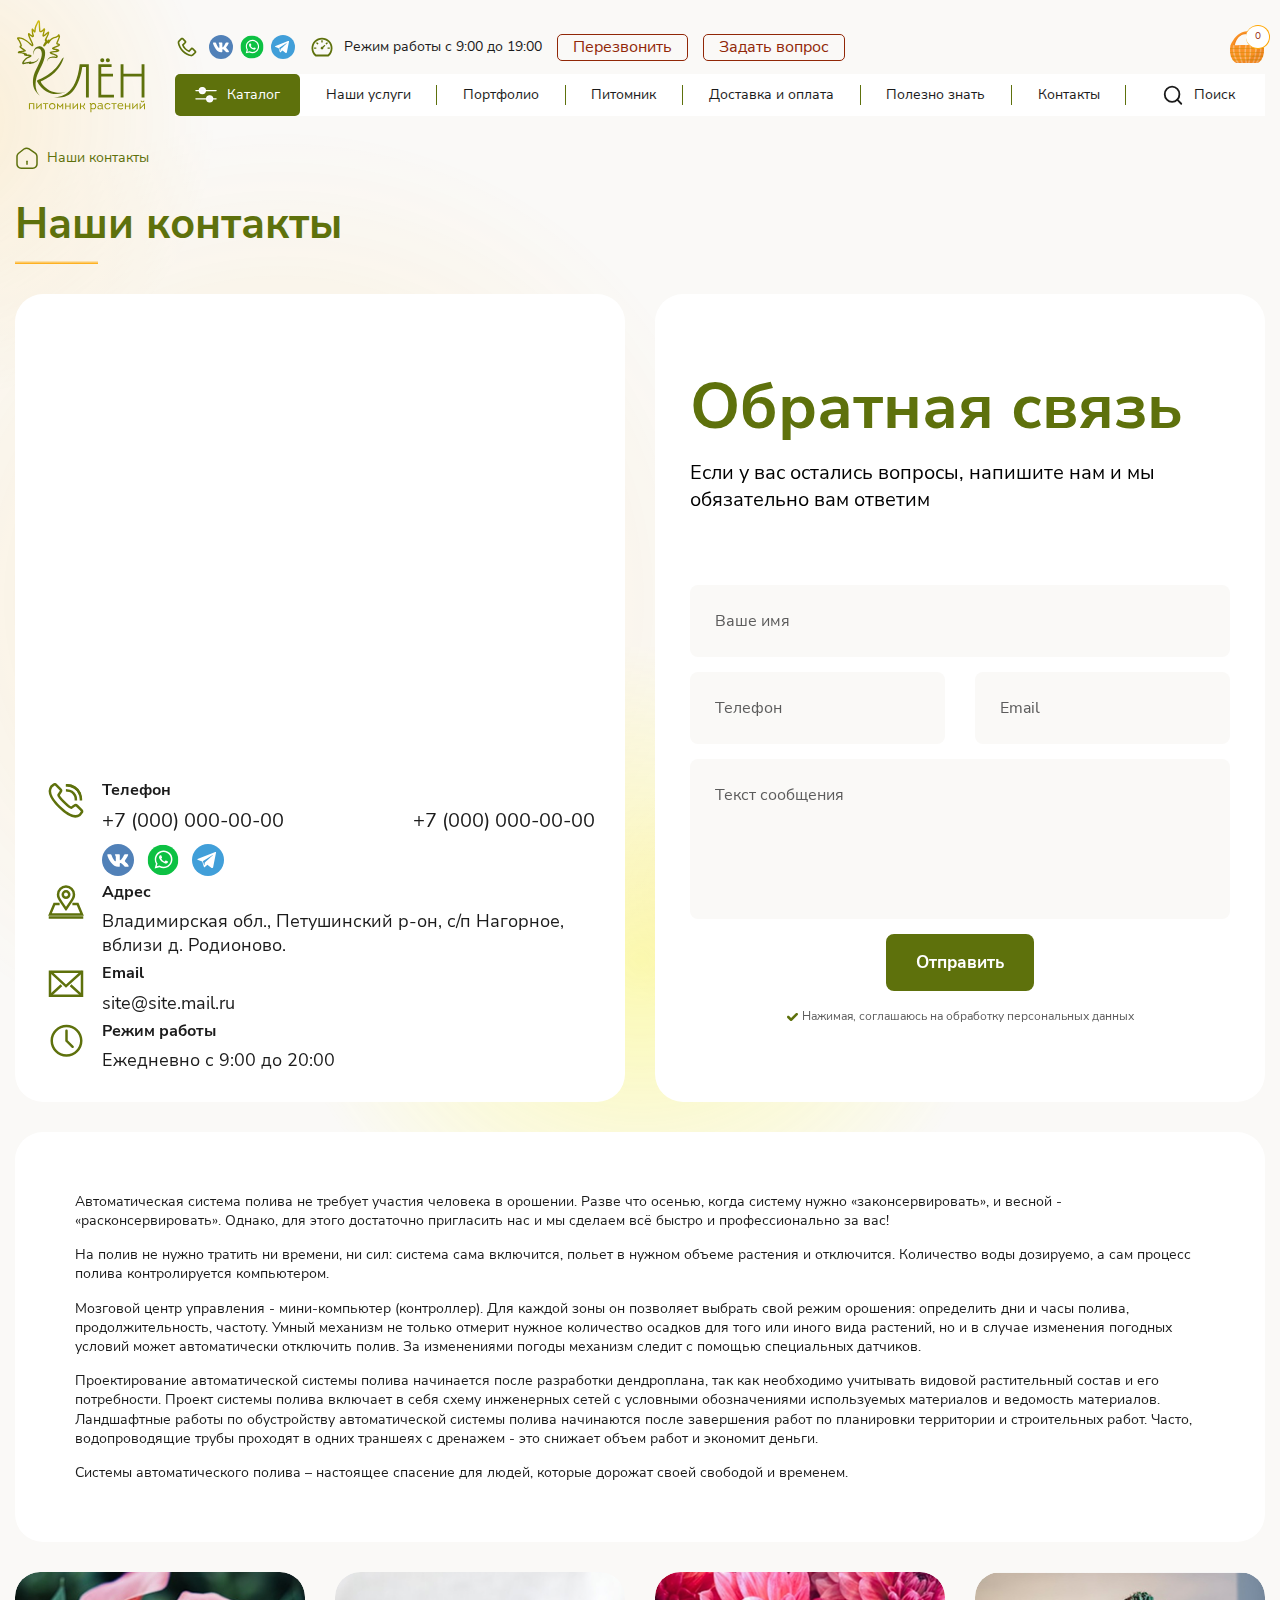
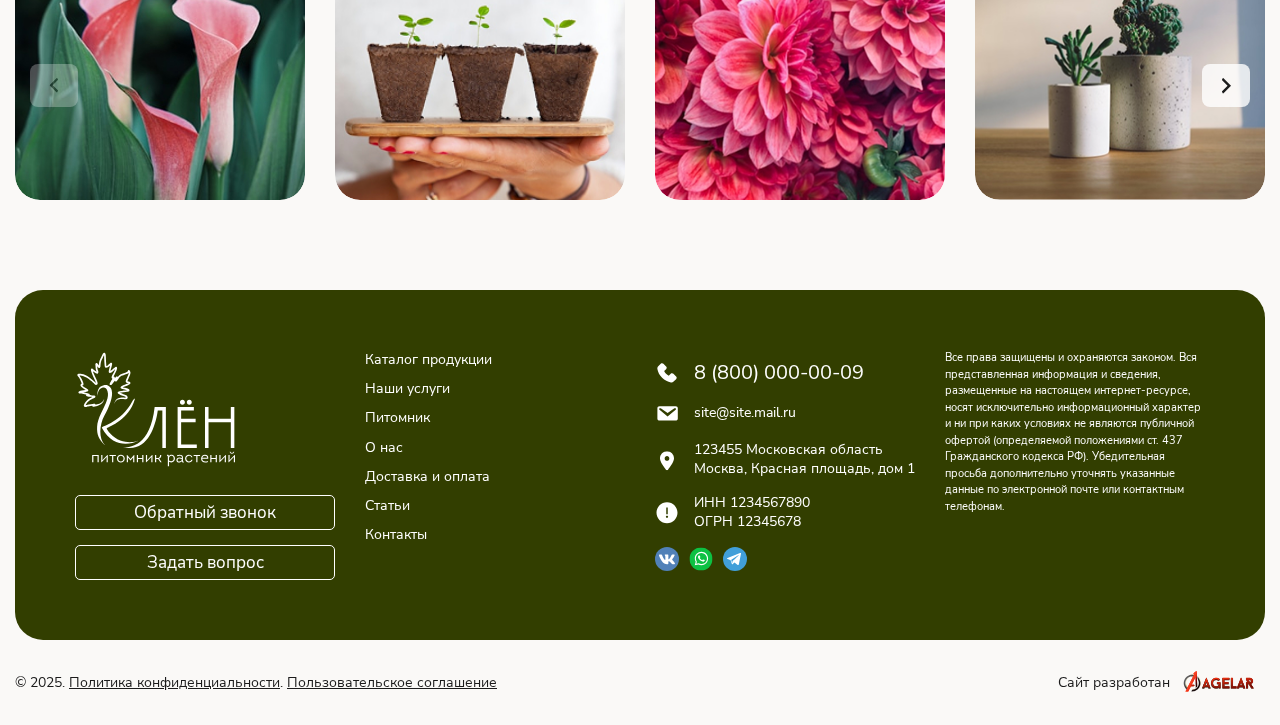
<file: pages/contacts.html>
<!DOCTYPE html>
<html lang="ru">

<head>
	<meta charset="UTF-8">
	<meta name="viewport" content="width=device-width, initial-scale=1, minimum-scale=1, maximum-scale=1">
	<title>Контакты</title>
	<link rel="icon" type="image/x-icon" href="/images/logo-white.svg">

	<link rel="stylesheet" href="/styles/css/swiper-bundle.min.css">
	<link rel="stylesheet" href="/styles/css/jquery-ui.min.css">
	<link rel="stylesheet" href="/styles/css/styles.css">
</head>

<body>
	<header class="header">
		<div class="header__container container">
			<a href="/" class="header__logo">
				<img src="/images/logo.svg" alt="Клён — питомник растений" loading="lazy">
			</a>
			<div class="header__content">
				<div class="header__top">
					<div class="header__contacts">
						<div class="header__contacts-group">
							<a href="tel:88000000009" class="header__phone">
								<img src="/images/icons/phone.svg" alt="Телефон">
								<span>8 (800) 000-00-09</span>
							</a>
							<div class="header__socials">
								<a href="#" class="header__social" aria-label="ВКонтакте"><img src="/images/icons/vkontakte.svg"
										alt="VK"></a>
								<a href="#" class="header__social" aria-label="WhatsApp"><img src="/images/icons/whatsapp.svg"
										alt="WhatsApp"></a>
								<a href="#" class="header__social" aria-label="Telegram"><img src="/images/icons/telegram.svg"
										alt="Telegram"></a>
							</div>
						</div>
						<div class="header__schedule">
							<img src="/images/icons/dashboard.svg" alt="">
							<span>Режим работы с 9:00 до 19:00</span>
						</div>
						<div class="header__actions">
							<button class="header__button button button--outline js-modal-callback">Перезвонить</button>
							<button class="header__button button button--outline js-modal-askQuestion">Задать вопрос</button>
						</div>
					</div>
					<a href="#" class="header__cart js-modal-cart">
						<div class="header__cart-icon-wrapper">
							<img src="/images/icons/cart.svg" alt="Корзина">
							<span class="header__cart-number">0</span>
						</div>
						<span class="header__cart-text">В корзине пусто</span>
					</a>
				</div>
				<nav class="header__nav">
					<ul class="header__menu">
						<li><a href="#" class="header__catalog"><img src="/images/icons/catalog-icon.svg" alt="Каталог">Каталог</a>
						</li>
						<li><a href="#">Наши услуги</a></li>
						<li><a href="#">Портфолио</a></li>
						<li><a href="#">Питомник</a></li>
						<li><a href="#">Доставка и оплата</a></li>
						<li><a href="#">Полезно знать</a></li>
						<li><a href="#">Контакты</a></li>
						<li>
							<a href="#" class="header__search">
								<span class="header__search-icon">
									<img src="/images/icons/search.svg" alt="Поиск">
								</span>
								Поиск
							</a>
						</li>
					</ul>
				</nav>
			</div>
		</div>
	</header>

	<nav class="breadcrumbs container">
		<ul class="breadcrumbs__list">
			<li class="breadcrumbs__item"><a href="#">Наши контакты</a></li>
		</ul>
	</nav>

	<main class="main">
		<div class="section-group">
			<section class="contacts">
				<div class="contacts__container container">
					<h1 class="contacts__title h2 bottom-line"><span>Наши контакты</span></h1>
					<div class="contacts__row">
						<div class="contacts__col">
							<div class="contacts__map-wrapper">
								<iframe
									src="https://yandex.ru/map-widget/v1/?um=constructor%3A13dda6f5f464eb8f16af95ad3e5325e2bd808fa16b4519478facf28737877fc6&amp;source=constructor"
									width="100%" height="450" frameborder="0"></iframe>
							</div>
							<div class="contacts__list">
								<div class="contacts__item contacts__item-phone">
									<div class="contacts__icon">
										<img src="/images/icons/contact-phone.svg" alt="">
									</div>
									<div class="contacts__item-row">
										<div class="contacts__item-col">
											<div class="contacts__item-title">Телефон</div>
											<div class="contacts__item-text">
												<a href="tel:+70000000000">
													+7 (000) 000-00-00
												</a>
											</div>
										</div>
										<div class="contacts__item-col">
											<div class="contacts__item-text">
												<a href="tel:+70000000000">
													+7 (000) 000-00-00
												</a>
											</div>
										</div>
										<div class="contacts__item-col contacts__item-socials">
											<a href="#" class="contacts__item-social" aria-label="ВКонтакте"><img
													src="/images/icons/vkontakte.svg" alt="VK"></a>
											<a href="#" class="contacts__item-social" aria-label="WhatsApp"><img
													src="/images/icons/whatsapp.svg" alt="WhatsApp"></a>
											<a href="#" class="contacts__item-social" aria-label="Telegram"><img
													src="/images/icons/telegram.svg" alt="Telegram"></a>
										</div>
									</div>
								</div>
								<div class="contacts__item">
									<div class="contacts__icon">
										<img src="/images/icons/contact-address.svg" alt="">
									</div>
									<div class="contacts__item-row">
										<div class="contacts__item-col">
											<div class="contacts__item-title">Адрес</div>
											<div class="contacts__item-text">
												Владимирская обл., Петушинский р-он, с/п Нагорное, вблизи д. Родионово.
											</div>
										</div>
									</div>
								</div>
								<div class="contacts__list-row">
									<div class="contacts__item">
										<div class="contacts__icon">
											<img src="/images/icons/contact-email.svg" alt="">
										</div>
										<div class="contacts__item-col">
											<div class="contacts__item-title">Email</div>
											<div class="contacts__item-text">
												<a href="mailto:site@site.mail.ru">site@site.mail.ru</a>
											</div>
										</div>
									</div>
									<div class="contacts__item">
										<div class="contacts__icon">
											<img src="/images/icons/contact-schedule.svg" alt="">
										</div>
										<div class="contacts__item-col">
											<div class="contacts__item-title">Режим работы</div>
											<div class="contacts__item-text">
												Ежедневно с 9:00 до 20:00
											</div>
										</div>
									</div>
								</div>
							</div>
						</div>
						<div class="contacts__col">
							<form action="#" class="contacts__form form" id="contacts-form">
								<header class="contacts__form-header">
									<h2 class="contacts__form-title"><span>Обратная связь</span></h2>
									<p class="contacts__form-subtitle">Если у вас остались вопросы, напишите нам и мы обязательно вам
										ответим</p>
								</header>
								<input type="text" id="contacts-name" name="contacts-name" class="form__input" placeholder="Ваше имя"
									required="">
								<div class="contacts__form-row">
									<input type="tel" id="contacts-phone" name="contacts-phone" class="form__input" placeholder="Телефон"
										maxlength="18" required="">
									<input type="email" id="contacts-email" name="contacts-email" class="form__input" placeholder="Email"
										required="">
								</div>
								<textarea name="contacts-textarea" id="contacts-textarea" rows="10" class="form__textarea"
									placeholder="Текст сообщения"></textarea>
								<div class="modal__form-bottom">
									<button type="submit" class="button">Отправить</button>
								</div>
								<div class="form__group contacts__form-privacy">
									<input type="checkbox" name="contacts-privacy" id="contacts-privacy" class="form__checkbox-sm"
										checked="" required="">
									<label for="contacts-privacy" class="form__label">Нажимая, соглашаюсь на обработку персональных
										данных</label>
								</div>
							</form>
						</div>
					</div>
				</div>
			</section>

			<section class="text-block">
				<div class="container">
					<div class="text-block__inner">
						<div class="article">
							<h2 class="visually-hidden">Подробное описание</h2>
							<p>Автоматическая система полива не требует участия человека в орошении. Разве что осенью, когда
								систему
								нужно «законсервировать», и весной - «расконсервировать». Однако, для этого достаточно пригласить
								нас
								и мы сделаем всё быстро и профессионально за вас!</p>
							<p>На полив не нужно тратить ни времени, ни сил: система сама включится, польет в нужном объеме
								растения
								и отключится. Количество воды дозируемо, а сам процесс полива контролируется компьютером.</p>
							<p>Мозговой центр управления - мини-компьютер (контроллер). Для каждой зоны он позволяет выбрать свой
								режим орошения: определить дни и часы полива, продолжительность, частоту. Умный механизм не только
								отмерит нужное количество осадков для того или иного вида растений, но и в случае изменения погодных
								условий может автоматически отключить полив. За изменениями погоды механизм следит с помощью
								специальных датчиков.</p>
							<p>Проектирование автоматической системы полива начинается после разработки дендроплана, так как
								необходимо учитывать видовой растительный состав и его потребности. Проект системы полива включает в
								себя схему инженерных сетей с условными обозначениями используемых материалов и ведомость
								материалов.
								Ландшафтные работы по обустройству автоматической системы полива начинаются после завершения работ
								по
								планировки территории и строительных работ. Часто, водопроводящие трубы проходят в одних траншеях с
								дренажем - это снижает объем работ и экономит деньги.</p>
							<p>Системы автоматического полива – настоящее спасение для людей, которые дорожат своей свободой и
								временем. </p>
						</div>
					</div>
				</div>
			</section>

			<section class="gallery">
				<div class="gallery__container container">
					<h2 class="visually-hidden">
						Галлерея
					</h2>
					<div class="gallery__swiper swiper">
						<div class="swiper-wrapper">
							<div class="swiper-slide">
								<div class="gallery__image">
									<img src="/images/gallery/gallery-1.jpg" alt="Цветы">
								</div>
							</div>
							<div class="swiper-slide">
								<div class="gallery__image">
									<img src="/images/gallery/gallery-2.jpg" alt="Цветы">
								</div>
							</div>
							<div class="swiper-slide">
								<div class="gallery__image">
									<img src="/images/gallery/gallery-3.jpg" alt="Цветы">
								</div>
							</div>
							<div class="swiper-slide">
								<div class="gallery__image">
									<img src="/images/gallery/gallery-4.jpg" alt="Цветы">
								</div>
							</div>
							<div class="swiper-slide">
								<div class="gallery__image">
									<img src="/images/gallery/gallery-5.jpg" alt="Цветы">
								</div>
							</div>
						</div>
						<div class="gallery__swiper-prev swiper-button-prev"></div>
						<div class="gallery__swiper-next swiper-button-next"></div>
					</div>
				</div>
			</section>
		</div>
	</main>

	<footer class="footer">
		<div class="footer__container container">
			<div class="footer__top">
				<div class="footer__logo footer__col">
					<div class="footer__image">
						<img src="/images/logo-white.svg" alt="Клён — питомник растений" loading="lazy">
					</div>
					<div class="footer__actions">
						<button class="footer__button button button--outline js-modal-callback">Обратный звонок</button>
						<button class="footer__button button button--outline js-modal-askQuestion">Задать вопрос</button>
					</div>
				</div>
				<ul class="footer__menu footer__col">
					<li><a href="#">Каталог продукции</a></li>
					<li><a href="#">Наши услуги</a></li>
					<li><a href="#">Питомник</a></li>
					<li><a href="#">О нас</a></li>
					<li><a href="#">Доставка и оплата</a></li>
					<li><a href="#">Статьи</a></li>
					<li><a href="#">Контакты</a></li>
				</ul>
				<div class="footer__contacts footer__col">
					<div class="footer__contacts-group footer__phone">
						<img src="/images/icons/phone-white.svg" alt="">
						<a href="tel:88000000009">8 (800) 000-00-09</a>
					</div>
					<div class="footer__contacts-group">
						<img src="/images/icons/email-white.svg" alt="">
						<a href="mailto:site@site.mail.ru">site@site.mail.ru</a>
					</div>
					<div class="footer__contacts-group">
						<img src="/images/icons/location-white.svg" alt="">
						<a href="#">
							<span>123455 Московская область<br>Москва, Красная площадь, дом 1</span>
						</a>
					</div>
					<div class="footer__contacts-group">
						<img src="/images/icons/exclamation-white.svg" alt="">
						<span>ИНН 1234567890<br>ОГРН 12345678</span>
					</div>
					<div class="footer__socials">
						<a href="#" class="footer__social" aria-label="ВКонтакте"><img src="/images/icons/vkontakte.svg"
								alt="VK"></a>
						<a href="#" class="footer__social" aria-label="WhatsApp"><img src="/images/icons/whatsapp.svg"
								alt="WhatsApp"></a>
						<a href="#" class="footer__social" aria-label="Telegram"><img src="/images/icons/telegram.svg"
								alt="Telegram"></a>
					</div>
				</div>
				<div class="footer__info footer__col">
					Все права защищены и охраняются законом. Вся представленная информация и сведения, размещенные на настоящем
					интернет-ресурсе, носят исключительно информационный характер и ни при каких условиях не являются публичной
					офертой (определяемой положениями ст. 437 Гражданского кодекса РФ). Убедительная просьба дополнительно
					уточнять указанные данные по электронной почте или контактным телефонам.
				</div>
			</div>

			<div class="footer__bottom">
				<div class="footer__copyright">
					<span>© 2025.</span>
					<a href="#">Политика конфиденциальности</a>.
					<a href="#">Пользовательское соглашение</a>
				</div>
				<a href="#" class="footer__dev">
					<span>Сайт разработан</span>
					<img src="/images/agelar.svg" alt="Agelar" loading="lazy">
				</a>
			</div>
		</div>
	</footer>

	<script src="/scripts/jquery-3.7.1.min.js"></script>
	<script src="/scripts/jquery-ui.min.js"></script>
	<script src="/scripts/jquery.mask.min.js"></script>
	<script src="/scripts/swiper-bundle.min.js"></script>
	<script src="/scripts/micromodal.min.js"></script>
	<script src="/scripts/main.js"></script>


	<!-- Modals -->
	<div class="modal micromodal-slide" id="modal-callback" aria-hidden="true">
		<div class="modal__overlay" tabindex="-1" data-micromodal-close>
			<div class="modal__container" role="dialog" aria-modal="true" aria-labelledby="modal-callback-title">
				<header class="modal__header">
					<div></div>
					<button class="modal__close" aria-label="Закрыть" data-micromodal-close></button>
				</header>
				<div class="modal__content" id="modal-callback-content">
					<form class="modal__form form" id="callback-form">
						<div class="modal__form-header">
							<h3 class="modal__form-title" id="modal-callback-title">Связаться с вами?</h3>
							<p class="modal__form-subtitle">Менеджер перезвонит вам
								в ближайшее время</p>
						</div>
						<div class="modal__form-inputs">
							<input type="text" id="callback-name" name="callback-name" class="form__input" placeholder="Ваше имя"
								required>
							<input type="tel" id="callback-phone" name="callback-phone" class="form__input" placeholder="Телефон"
								maxlength="18" required>
						</div>
						<div class="form__group">
							<input type="checkbox" name="callback-privacy" id="callback-privacy" class="form__checkbox-sm" checked
								required>
							<label for="callback-privacy" class="form__label">Нажимая, соглашаюсь на обработку персональных
								данных</label>
						</div>
						<div class="modal__form-bottom">
							<button type="submit" class="button">Перезвоните мне</button>
						</div>
					</form>
				</div>
			</div>
		</div>
	</div>

	<div class="modal micromodal-slide" id="modal-sendCatalog" aria-hidden="true">
		<div class="modal__overlay" tabindex="-1" data-micromodal-close>
			<div class="modal__container" role="dialog" aria-modal="true" aria-labelledby="modal-sendCatalog-title">
				<header class="modal__header">
					<div></div>
					<button class="modal__close" aria-label="Закрыть" data-micromodal-close></button>
				</header>
				<div class="modal__content" id="modal-sendCatalog-content">
					<form class="modal__form form" id="sendcatalog-form">
						<div class="modal__form-header">
							<h3 class="modal__form-title" id="modal-sendCatalog-title">Прислать вам каталог и прайс?</h3>
							<p class="modal__form-subtitle">Заполните форму и мы вышлем все
								в ближайшее время</p>
						</div>
						<div class="modal__form-inputs">
							<input type="text" id="sendcatalog-name" name="sendcatalog-name" class="form__input"
								placeholder="Ваше имя" required>
							<input type="email" id="sendcatalog-email" name="sendcatalog-email" class="form__input"
								placeholder="Email" required>
						</div>
						<div class="form__group">
							<input type="checkbox" name="sendcatalog-privacy" id="sendcatalog-privacy" class="form__checkbox-sm"
								checked required>
							<label for="sendcatalog-privacy" class="form__label">Нажимая, соглашаюсь на обработку персональных
								данных</label>
						</div>
						<div class="modal__form-bottom">
							<button type="submit" class="button">Отправить</button>
						</div>
					</form>
				</div>
			</div>
		</div>
	</div>

	<div class="modal micromodal-slide" id="modal-requestPrice" aria-hidden="true">
		<div class="modal__overlay" tabindex="-1" data-micromodal-close>
			<div class="modal__container" role="dialog" aria-modal="true" aria-labelledby="modal-requestPrice-title">
				<header class="modal__header">
					<div></div>
					<button class="modal__close" aria-label="Закрыть" data-micromodal-close></button>
				</header>
				<div class="modal__content" id="modal-requestPrice-content">
					<form class="modal__form form" id="requestPrice-form">
						<div class="modal__form-header">
							<h3 class="modal__form-title" id="modal-requestPrice-title">Запросить цену</h3>
							<p class="modal__form-subtitle">Вас заинтересовал <span>арт. 123456</span></p>
							<p class="modal__form-subtitle">Заполните форму мы свяжемся с вами для уточнения стоимости</p>
						</div>
						<div class="modal__form-inputs">
							<input type="text" id="requestPrice-name" name="requestPrice-name" class="form__input"
								placeholder="Ваше имя" required>
							<input type="tel" id="requestPrice-phone" name="requestPrice-phone" class="form__input"
								placeholder="Телефон" maxlength="18" required>
						</div>
						<div class="form__group">
							<input type="checkbox" name="requestPrice-privacy" id="requestPrice-privacy" class="form__checkbox-sm"
								checked required>
							<label for="requestPrice-privacy" class="form__label">Нажимая, соглашаюсь на обработку персональных
								данных</label>
						</div>
						<div class="modal__form-bottom">
							<button type="submit" class="button">Отправить</button>
						</div>
					</form>
				</div>
			</div>
		</div>
	</div>

	<div class="modal micromodal-slide" id="modal-askQuestion" aria-hidden="true">
		<div class="modal__overlay" tabindex="-1" data-micromodal-close>
			<div class="modal__container" role="dialog" aria-modal="true" aria-labelledby="modal-askQuestion-title">
				<header class="modal__header">
					<div></div>
					<button class="modal__close" aria-label="Закрыть" data-micromodal-close></button>
				</header>
				<div class="modal__content" id="modal-askQuestion-content">
					<form class="modal__form form" id="askQuestion-form">
						<div class="modal__form-header">
							<h3 class="modal__form-title" id="modal-askQuestion-title">У вас есть вопросы?</h3>
							<p class="modal__form-subtitle">Заполните форму менеджер перезвонит вам в ближайшее время</p>
						</div>
						<div class="modal__form-inputs">
							<input type="text" id="askQuestion-name" name="askQuestion-name" class="form__input"
								placeholder="Ваше имя" required>
							<input type="tel" id="askQuestion-phone" name="askQuestion-phone" class="form__input"
								placeholder="Телефон" maxlength="18" required>
							<textarea name="askQuestion-textarea" id="askQuestion-textarea" rows="10" class="form__textarea"
								placeholder="Текст вопроса"></textarea>
						</div>
						<div class="form__group">
							<input type="checkbox" name="askQuestion-privacy" id="askQuestion-privacy" class="form__checkbox-sm"
								checked required>
							<label for="askQuestion-privacy" class="form__label">Нажимая, соглашаюсь на обработку персональных
								данных</label>
						</div>
						<div class="modal__form-bottom">
							<button type="submit" class="button">Отправить</button>
						</div>
					</form>
				</div>
			</div>
		</div>
	</div>

	<div class="modal micromodal-slide" id="modal-cart" aria-hidden="true">
		<div class="modal__overlay" tabindex="-1" data-micromodal-close>
			<div class="modal__container" role="dialog" aria-modal="true" aria-labelledby="modal-cart-title">
				<header class="modal__header">
					<h2 class="modal__title bottom-line">Ваша корзина</h2>
					<button class="modal__close" aria-label="Закрыть" data-micromodal-close></button>
				</header>
				<div class="modal__content" id="modal-cart-content">

					<div class="modal__cart cart">
						<div class="cart__checkbox-group">
							<label class="form__checkbox" for="cart-select-all">
								<input class="form__checkbox-control" type="checkbox" name="cart-select-all" id="cart-select-all"
									checked>
								<span class="form__checkbox-emulator"></span>
								<span class="form__checkbox-label">Удалить выбранное</span>
							</label>
						</div>
						<ul class="cart__list">
							<li class="cart__item">
								<label class="form__checkbox" for="cart-item-1">
									<input class="form__checkbox-control" type="checkbox" name="cart-item-1" id="cart-item-1" checked>
									<span class="form__checkbox-emulator"></span>
								</label>
								<div class="cart__image">
									<img src="/images/catalog/catalog-1.jpg" alt="Яблоня Ред Кетти" loading="lazy">
								</div>
								<div class="cart__info">
									<div class="cart__articul">Арт. 103296706</div>
									<div class="cart__info-name">
										<a href="#" class="cart__title">Яблоня Ред Кетти</a>
										<div class="cart__subtitle">Malus Red Katie</div>
									</div>
									<div class="cart__desc">С-10,РА 160-180 см + крона</div>
								</div>
								<div class="cart__price-block">
									<div class="cart__price">
										<div class="cart__price-text">Цена</div>
										<div class="cart__price-row">
											<span class="cart__price-current">2 000 ₽</span>
											<span class="cart__price-old">5 000 ₽</span>
										</div>
									</div>
									<div class="cart__quantity">
										<button class="cart__quantity-button cart__quantity-button-minus" type="button">-</button>
										<input type="number" name="cart__quantity-1" id="cart__quantity-1" class="cart__quantity-value"
											value="1" min="1">
										<button class="cart__quantity-button cart__quantity-button-plus" type="button">+</button>
									</div>
									<div class="cart__total">
										<div class="cart__total-text">Цена</div>
										<div class="cart__total-row">
											<span class="cart__total-current">16 000 ₽</span>
											<span class="cart__total-old">25 000 ₽</span>
										</div>
									</div>
								</div>
								<button class="cart__remove" type="button">×</button>
							</li>
							<li class="cart__item">
								<label class="form__checkbox" for="cart-item-2">
									<input class="form__checkbox-control" type="checkbox" name="cart-item-2" id="cart-item-2" checked>
									<span class="form__checkbox-emulator"></span>
								</label>
								<div class="cart__image">
									<img src="/images/catalog/catalog-2.jpg" alt="Яблоня Ред Кетти" loading="lazy">
								</div>
								<div class="cart__info">
									<div class="cart__articul">Арт. 103296706</div>
									<div class="cart__info-name">
										<a href="#" class="cart__title">Яблоня Ред Кетти</a>
										<div class="cart__subtitle">Malus Red Katie</div>
									</div>
									<div class="cart__desc">С-10,РА 160-180 см + крона</div>
								</div>
								<div class="cart__price-block">
									<div class="cart__price">
										<div class="cart__price-text">Цена</div>
										<div class="cart__price-row">
											<span class="cart__price-current">2 000 ₽</span>
											<span class="cart__price-old">5 000 ₽</span>
										</div>
									</div>
									<div class="cart__quantity">
										<button class="cart__quantity-button cart__quantity-button-minus" type="button">-</button>
										<input type="number" name="cart__quantity-2" id="cart__quantity-2" class="cart__quantity-value"
											value="1" min="1">
										<button class="cart__quantity-button cart__quantity-button-plus" type="button">+</button>
									</div>
									<div class="cart__total">
										<div class="cart__total-text">Цена</div>
										<div class="cart__total-row">
											<span class="cart__total-current">16 000 ₽</span>
											<span class="cart__total-old">25 000 ₽</span>
										</div>
									</div>
								</div>
								<button class="cart__remove" type="button">×</button>
							</li>
						</ul>
						<div class="cart__checkbox-group">
							<label class="form__checkbox" for="cart-select-all-bottom">
								<input class="form__checkbox-control" type="checkbox" name="cart-select-all-bottom"
									id="cart-select-all-bottom" checked>
								<span class="form__checkbox-emulator"></span>
								<span class="form__checkbox-label">Удалить выбранное</span>
							</label>
						</div>
					</div>

					<form class="modal__form form" id="cart-form">
						<div class="modal__form-header">
							<h3 class="modal__form-title" id="modal-cart-title">Заполните форму, чтобы оформить заявку</h3>
							<p class="modal__form-subtitle">Менеджер перезвонит вам в ближайшее время, для уточнения заказа и доставки
							</p>
						</div>
						<div class="modal__form-inputs">
							<input type="text" id="cart-name" name="cart-name" class="form__input" placeholder="Ваше имя" required>
							<input type="tel" id="cart-phone" name="cart-phone" class="form__input" placeholder="Телефон"
								maxlength="18" required>
						</div>
						<div class="form__group">
							<input type="checkbox" name="cart-privacy" id="cart-privacy" class="form__checkbox-sm" checked required>
							<label for="cart-privacy" class="form__label">Нажимая, соглашаюсь на обработку персональных
								данных</label>
						</div>
						<div class="modal__form-bottom">
							<button type="submit" class="button">Оставить заявку</button>
							<button type="button" class="button button--link" aria-label="Закрыть" data-micromodal-close>Вернуться к
								покупкам <img src="/images/icons/arrow.svg" alt=""></button>
						</div>
					</form>
				</div>
			</div>
		</div>
	</div>

	<div class="modal micromodal-slide" id="modal-oneClick" aria-hidden="true">
		<div class="modal__overlay" tabindex="-1" data-micromodal-close>
			<div class="modal__container" role="dialog" aria-modal="true" aria-labelledby="modal-oneClick-title">
				<header class="modal__header">
					<div></div>
					<button class="modal__close" aria-label="Закрыть" data-micromodal-close></button>
				</header>
				<div class="modal__content" id="modal-oneClick-content">
					<form class="modal__form form" id="oneClick-form">
						<div class="modal__form-header">
							<h3 class="modal__form-title" id="modal-oneClick-title">Купить в один клик</h3>
							<p class="modal__form-subtitle">Вас заинтересовал <span>арт. 123456</span></p>
							<p class="modal__form-subtitle">Заполните форму менеджер перезвонит вам в ближайшее время для уточнения
								заказа, оплаты и доставки</p>
						</div>
						<div class="modal__form-inputs">
							<input type="text" id="oneClick-name" name="oneClick-name" class="form__input" placeholder="Ваше имя"
								required>
							<input type="tel" id="oneClick-phone" name="oneClick-phone" class="form__input" placeholder="Телефон"
								maxlength="18" required>
							<textarea name="oneClick-textarea" id="oneClick-textarea" rows="10" class="form__textarea"
								placeholder="Комментарий к заказу"></textarea>
						</div>
						<div class="form__group">
							<input type="checkbox" name="oneClick-privacy" id="oneClick-privacy" class="form__checkbox-sm" checked
								required>
							<label for="oneClick-privacy" class="form__label">Нажимая, соглашаюсь на обработку персональных
								данных</label>
						</div>
						<div class="modal__form-bottom">
							<button type="submit" class="button">Отправить</button>
						</div>
					</form>
				</div>
			</div>
		</div>
	</div>

</body>

</html>
</file>
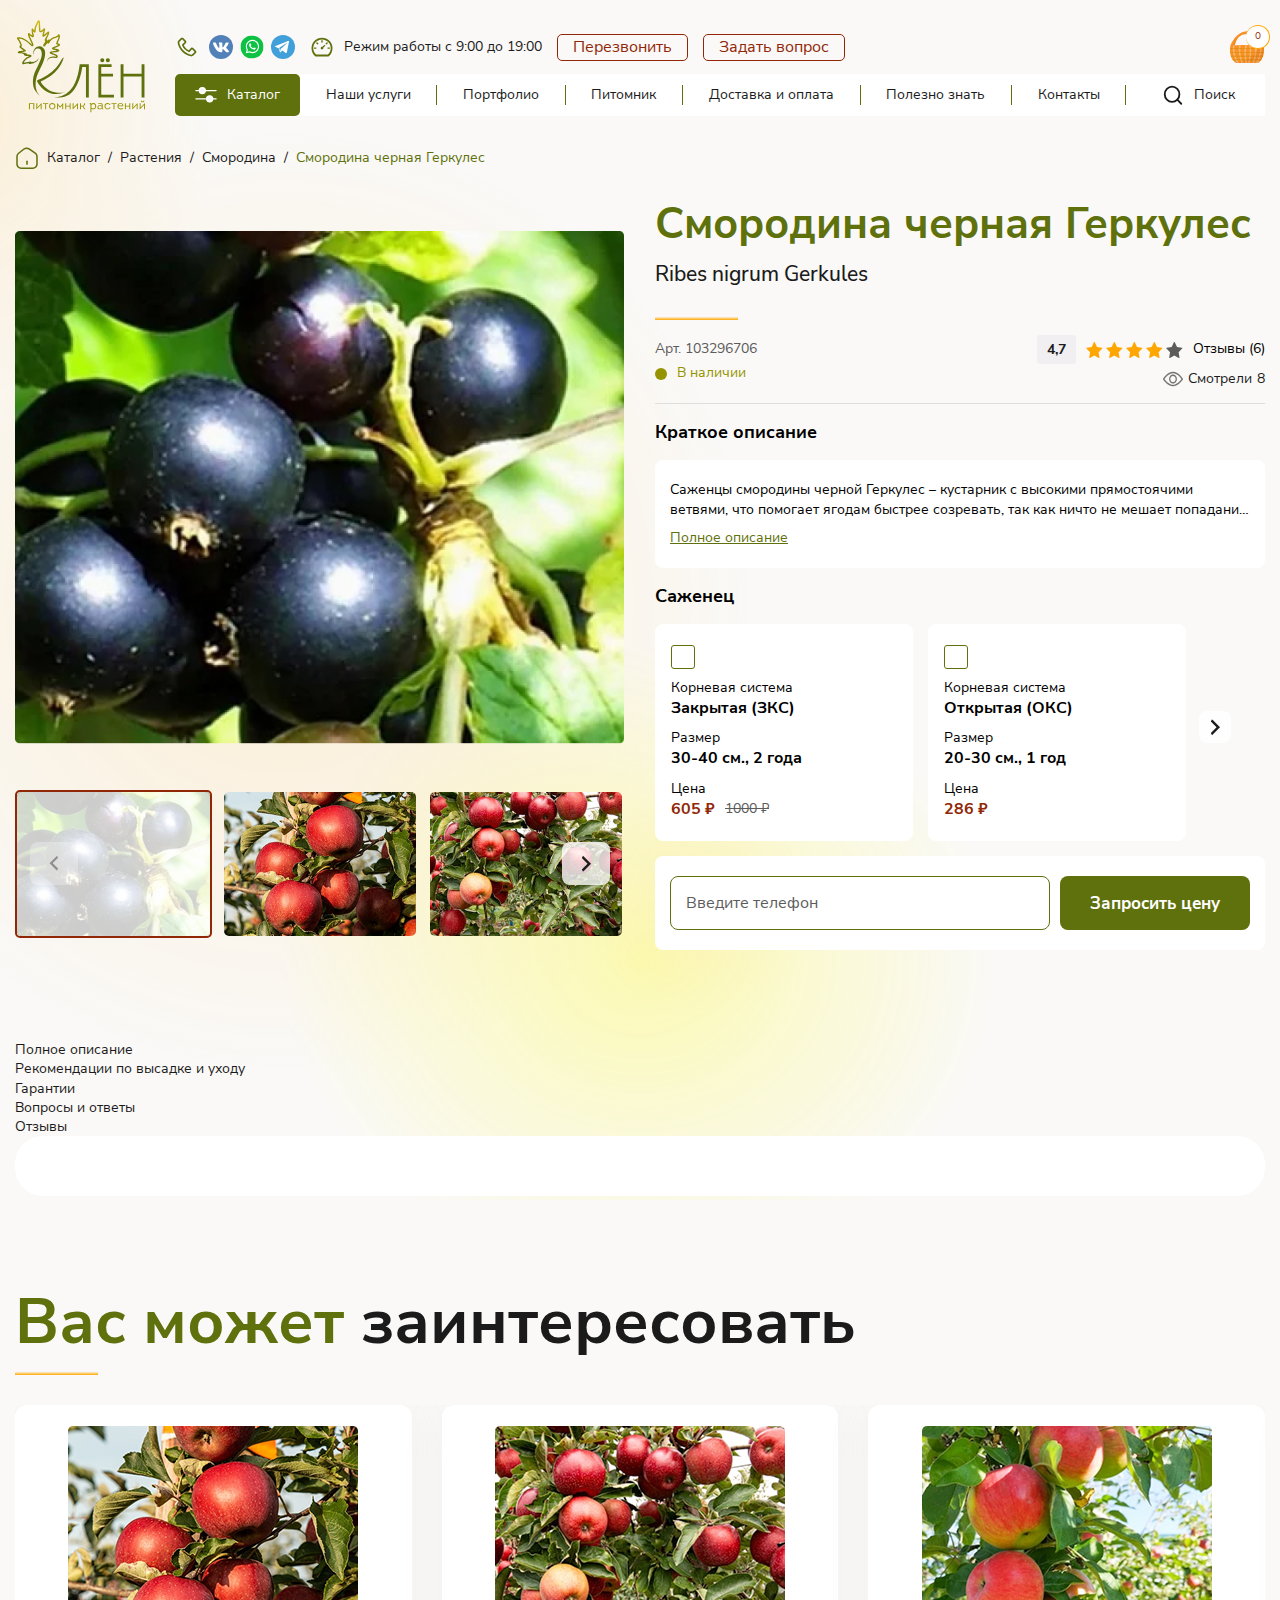
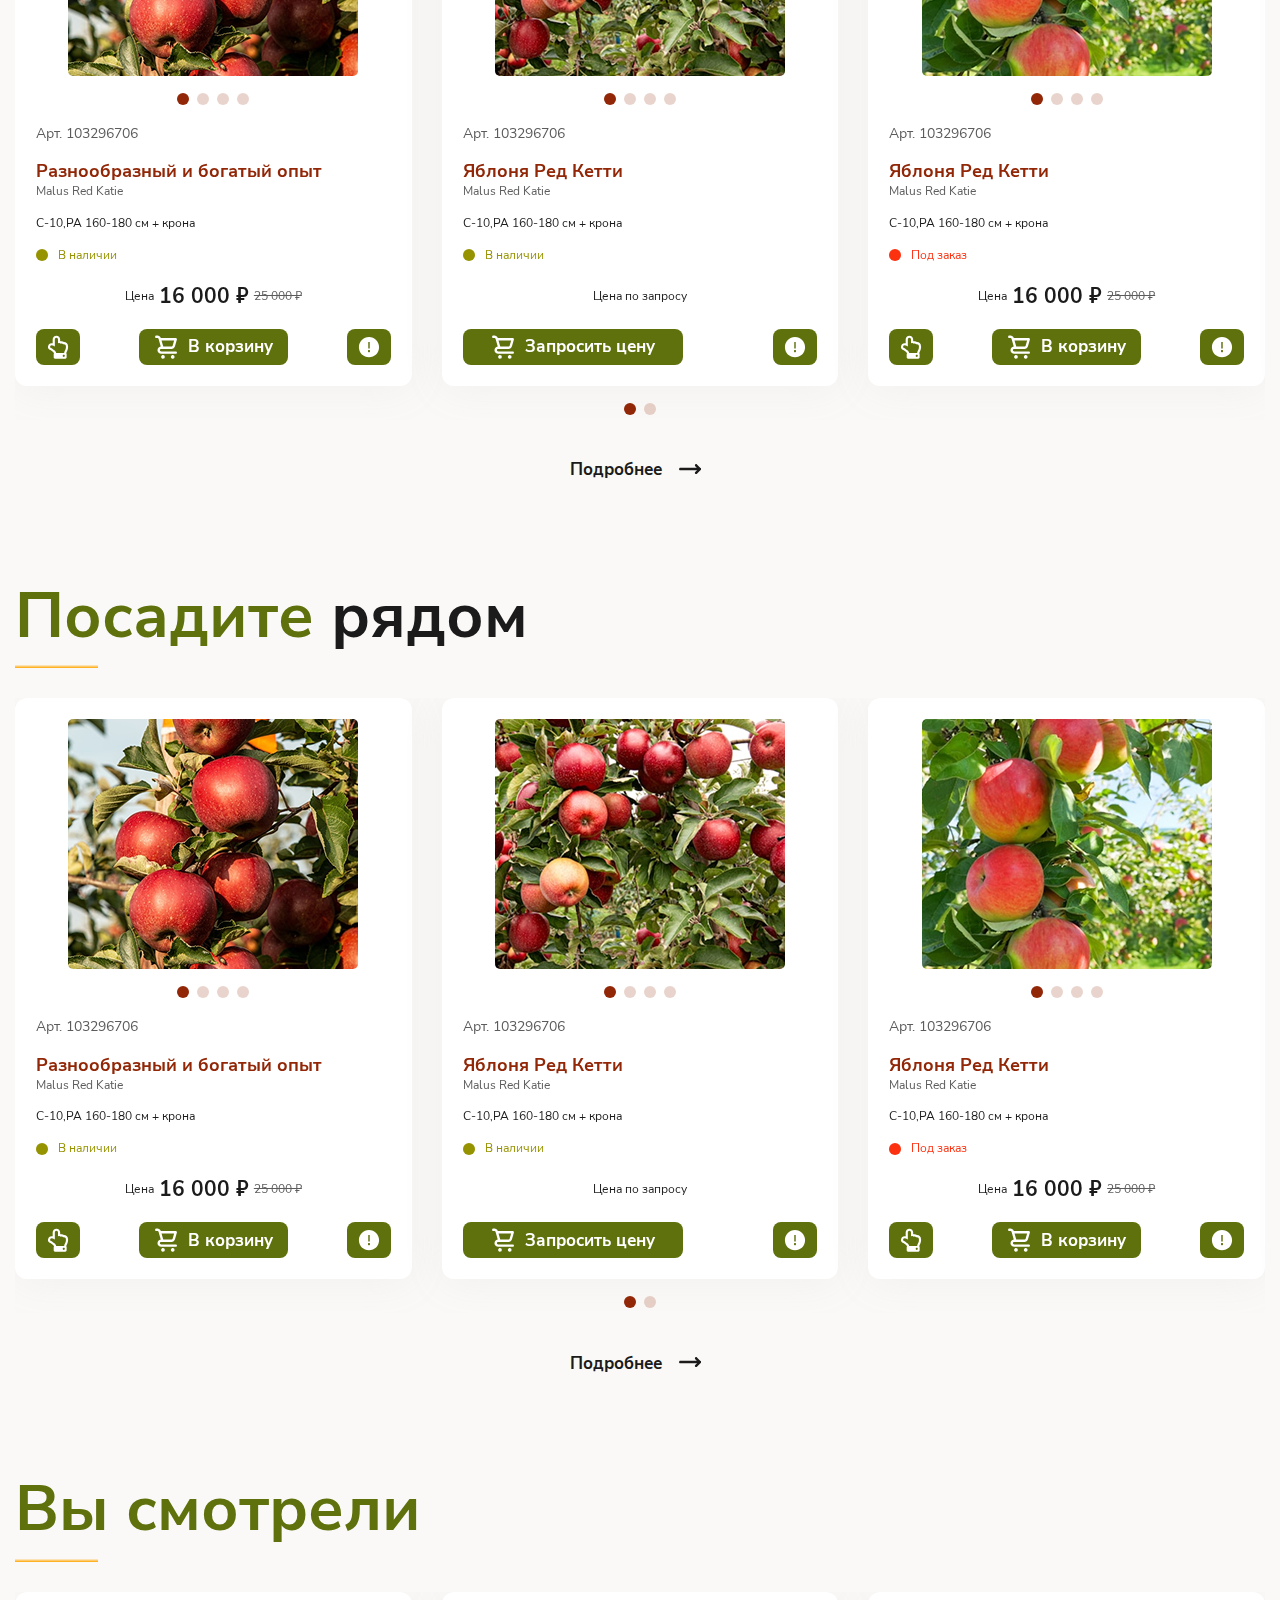
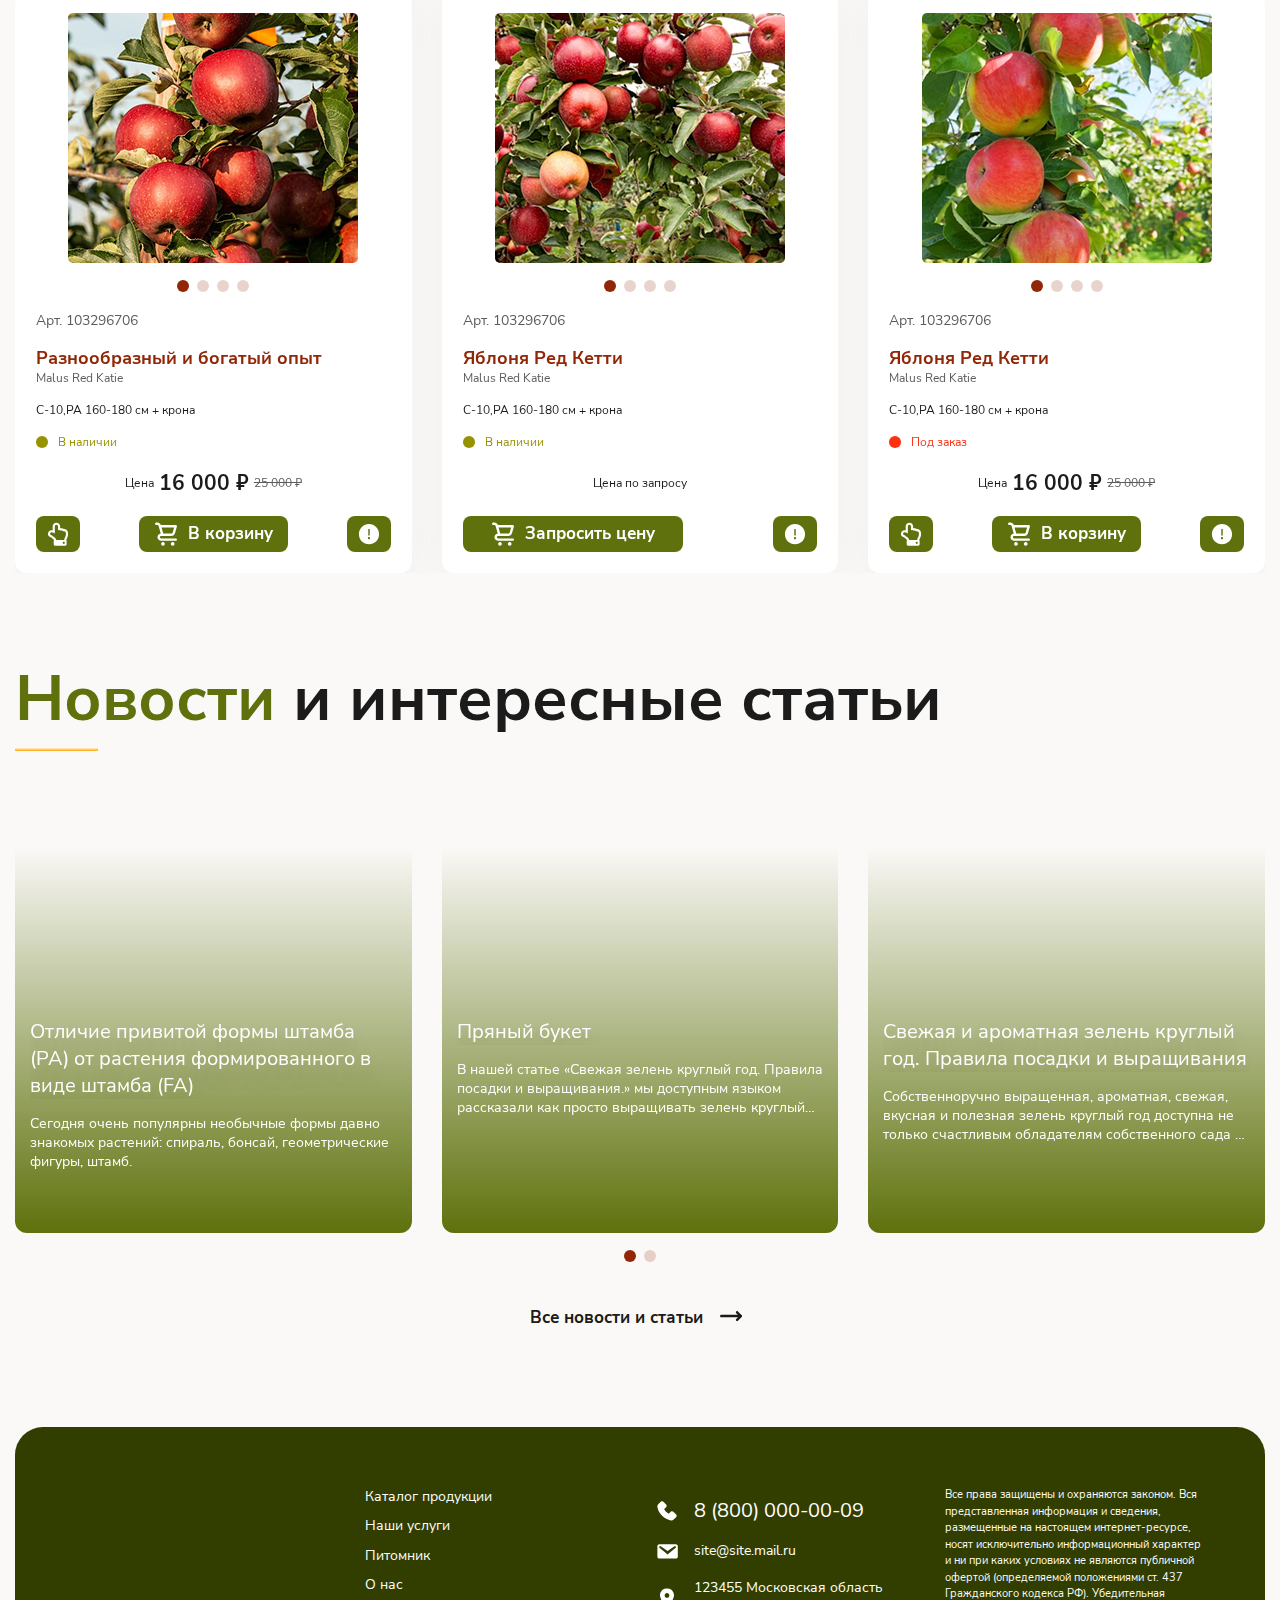
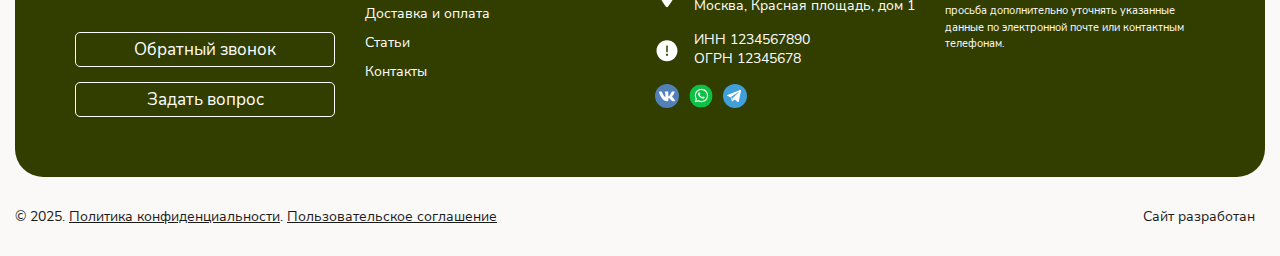
<file: pages/product-2.html>
<!DOCTYPE html>
<html lang="ru">

<head>
	<meta charset="UTF-8">
	<meta name="viewport" content="width=device-width, initial-scale=1, minimum-scale=1, maximum-scale=1">
	<title>Смородина черная Геркулес</title>
	<link rel="icon" type="image/x-icon" href="/images/logo-white.svg">

	<link rel="stylesheet" href="/styles/css/swiper-bundle.min.css">
	<link rel="stylesheet" href="/styles/css/styles.css">
</head>

<body>
	<header class="header">
		<div class="header__container container">
			<a href="/" class="header__logo">
				<img src="/images/logo.svg" alt="Клён — питомник растений" loading="lazy">
			</a>
			<div class="header__content">
				<div class="header__top">
					<div class="header__contacts">
						<div class="header__contacts-group">
							<a href="tel:88000000009" class="header__phone">
								<img src="/images/icons/phone.svg" alt="Телефон">
								<span>8 (800) 000-00-09</span>
							</a>
							<div class="header__socials">
								<a href="#" class="header__social" aria-label="ВКонтакте"><img src="/images/icons/vkontakte.svg"
										alt="VK"></a>
								<a href="#" class="header__social" aria-label="WhatsApp"><img src="/images/icons/whatsapp.svg"
										alt="WhatsApp"></a>
								<a href="#" class="header__social" aria-label="Telegram"><img src="/images/icons/telegram.svg"
										alt="Telegram"></a>
							</div>
						</div>
						<div class="header__schedule">
							<img src="/images/icons/dashboard.svg" alt="">
							<span>Режим работы с 9:00 до 19:00</span>
						</div>
						<div class="header__actions">
							<button class="header__button button button--outline js-modal-callback">Перезвонить</button>
							<button class="header__button button button--outline js-modal-askQuestion">Задать вопрос</button>
						</div>
					</div>
					<a href="javascript:void(0);" class="header__cart js-modal-cart">
						<div class="header__cart-icon-wrapper">
							<img src="/images/icons/cart.svg" alt="Корзина">
							<span class="header__cart-number">0</span>
						</div>
						<span class="header__cart-text">В корзине пусто</span>
					</a>
				</div>
				<nav class="header__nav">
					<ul class="header__menu">
						<li><a href="#" class="header__catalog"><img src="/images/icons/catalog-icon.svg" alt="Каталог">Каталог</a>
						</li>
						<li><a href="#">Наши услуги</a></li>
						<li><a href="#">Портфолио</a></li>
						<li><a href="#">Питомник</a></li>
						<li><a href="#">Доставка и оплата</a></li>
						<li><a href="#">Полезно знать</a></li>
						<li><a href="#">Контакты</a></li>
						<li>
							<a href="javascript:void(0);" class="header__search">
								<span class="header__search-icon">
									<img src="/images/icons/search.svg" alt="Поиск">
								</span>
								Поиск
							</a>
						</li>
					</ul>
				</nav>
			</div>
		</div>

		<div class="header__mobile container">
			<div class="header__mobile-menu">
				<nav class="header__nav">
					<ul class="header__menu">
						<li>
							<a href="#" class="header__catalog"><img src="/images/icons/catalog-icon.svg" alt="Каталог">Каталог</a>
						</li>
						<li><a href="#">Наши услуги</a></li>
						<li><a href="#">Портфолио</a></li>
						<li><a href="#">Питомник</a></li>
						<li><a href="#">Доставка и оплата</a></li>
						<li><a href="#">Полезно знать</a></li>
						<li><a href="#">Контакты</a></li>
					</ul>
				</nav>
				<div class="header__contacts">
					<div class="header__contacts-group">
						<a href="tel:88000000009" class="header__phone">
							<img src="/images/icons/phone.svg" alt="Телефон">
							<span>8 (800) 000-00-09</span>
						</a>
						<div class="header__socials">
							<a href="#" class="header__social" aria-label="ВКонтакте"><img src="/images/icons/vkontakte.svg"
									alt="VK"></a>
							<a href="#" class="header__social" aria-label="WhatsApp"><img src="/images/icons/whatsapp.svg"
									alt="WhatsApp"></a>
							<a href="#" class="header__social" aria-label="Telegram"><img src="/images/icons/telegram.svg"
									alt="Telegram"></a>
						</div>
					</div>
					<div class="header__schedule">
						<img src="/images/icons/dashboard.svg" alt="">
						<span>Режим работы с 9:00 до 19:00</span>
					</div>
					<div class="header__actions">
						<button class="header__button button button--outline js-modal-callback">Перезвонить</button>
						<button class="header__button button button--outline js-modal-askQuestion">Задать вопрос</button>
					</div>
				</div>
			</div>

			<div class="header__mobile-content">
				<div class="header__mobile-top">
					<div class="header__mobile-left">
						<div class="header__mobile-burger js-menu-toggle">
							<span></span>
							<span></span>
							<span></span>
						</div>
						<a href="#" class="header__mobile-logo">
							<img src="/images/logo-mobile.svg" alt="">
						</a>
					</div>
					<div class="header__mobile-right">
						<a href="tel:88000000009" class="header__phone">
							<img src="/images/icons/phone-black.svg" alt="Телефон">
						</a>
						<div class="header__socials">
							<a href="#" class="header__social" aria-label="ВКонтакте"><img src="/images/icons/vkontakte.svg"
									alt="VK"></a>
							<a href="#" class="header__social" aria-label="WhatsApp"><img src="/images/icons/whatsapp.svg"
									alt="WhatsApp"></a>
							<a href="#" class="header__social" aria-label="Telegram"><img src="/images/icons/telegram.svg"
									alt="Telegram"></a>
						</div>
						<a href="javascript:void(0);" class="header__search">
							<span class="header__search-icon">
								<img src="/images/icons/search.svg" alt="Поиск">
							</span>
						</a>
						<a href="javascript:void(0);" class="header__cart js-modal-cart">
							<div class="header__cart-icon-wrapper">
								<img src="/images/icons/cart.svg" alt="Корзина">
								<span class="header__cart-number">0</span>
							</div>
						</a>
					</div>
				</div>
				<div class="header__mobile-bottom">
					<a href="#" class="header__mobile-button header__catalog button"><img src="/images/icons/catalog-icon.svg"
							alt="Каталог">Каталог</a>
					<button class="header__mobile-button button button--outline js-modal-callback">Перезвонить</button>
					<button class="header__mobile-button button button--outline js-modal-askQuestion">Задать вопрос</button>
				</div>
			</div>
		</div>
	</header>

	<nav class="breadcrumbs container">
		<ul class="breadcrumbs__list">
			<li class="breadcrumbs__item"><a href="#">Каталог</a></li>
			<li class="breadcrumbs__item"><a href="#">Растения</a></li>
			<li class="breadcrumbs__item"><a href="#">Смородина</a></li>
			<li class="breadcrumbs__item"><a href="#">Смородина черная Геркулес</a></li>
		</ul>
	</nav>

	<main class="main">
		<section class="product container">
			<div class="product__inner">
				<div class="product__media">
					<div class="product__swiper-preview swiper">
						<div class="swiper-wrapper">
							<div class="swiper-slide">
								<img src="/images/catalog/catalog-5.jpg" alt="Изоюражение товара" loading="lazy">
							</div>
							<div class="swiper-slide">
								<img src="/images/catalog/catalog-1.jpg" alt="Изоюражение товара" loading="lazy">
							</div>
							<div class="swiper-slide">
								<img src="/images/catalog/catalog-2.jpg" alt="Изоюражение товара" loading="lazy">
							</div>
							<div class="swiper-slide">
								<img src="/images/catalog/catalog-3.jpg" alt="Изоюражение товара" loading="lazy">
							</div>
							<div class="swiper-slide">
								<img src="/images/catalog/catalog-4.jpg" alt="Изоюражение товара" loading="lazy">
							</div>
						</div>
					</div>
					<div class="product__swiper-container">
						<div class="product__swiper swiper">
							<div class="swiper-wrapper">
								<div class="swiper-slide">
									<img src="/images/catalog/catalog-5.jpg" alt="Миниатюра изображения товара" loading="lazy">
								</div>
								<div class="swiper-slide">
									<img src="/images/catalog/catalog-1.jpg" alt="Миниатюра изображения товара" loading="lazy">
								</div>
								<div class="swiper-slide">
									<img src="/images/catalog/catalog-2.jpg" alt="Миниатюра изображения товара" loading="lazy">
								</div>
								<div class="swiper-slide">
									<img src="/images/catalog/catalog-3.jpg" alt="Миниатюра изображения товара" loading="lazy">
								</div>
								<div class="swiper-slide">
									<img src="/images/catalog/catalog-4.jpg" alt="Миниатюра изображения товара" loading="lazy">
								</div>
							</div>
						</div>
						<div class="swiper-button-prev product__swiper-prev"></div>
						<div class="swiper-button-next product__swiper-next"></div>
					</div>
				</div>
				<div class="product__contents">
					<header class="product__header">
						<div class="product__header-top bottom-line">
							<h1 class="product__title h2"><span>Смородина черная Геркулес</span></h1>
							<p class="product__subtitle">Ribes nigrum Gerkules</p>
						</div>
						<div class="product__header-bottom">
							<div class="product__header-bottom-group">
								<div class="product__header-articul">Арт. 103296706</div>
								<div class="product__header-availability">В наличии</div>
							</div>
							<div class="product__header-bottom-group">
								<div class="product__header-rating">
									<div class="product__header-rating-count">4,7</div>
									<div class="product__header-rating-stars">
										<img src="/images/icons/star-filled.svg" alt="" loading="lazy">
										<img src="/images/icons/star-filled.svg" alt="" loading="lazy">
										<img src="/images/icons/star-filled.svg" alt="" loading="lazy">
										<img src="/images/icons/star-filled.svg" alt="" loading="lazy">
										<img src="/images/icons/star.svg" alt="" loading="lazy">
									</div>
									<div class="product__header-rating-text">
										<a href="#">
											<span class="hidden-mobile">Отзывы</span>
											<span>(6)</span></a>
									</div>
								</div>
								<div class="product__header-views">
									<img src="/images/icons/eye.svg" alt="">
									Смотрели
									<span>8</span>
								</div>
							</div>



						</div>
					</header>

					<div class="product__description">
						<h2 class="product__description-title">Краткое описание</h2>
						<div class="product__description-block">
							<div class="product__description-text">
								Саженцы смородины черной Геркулес – кустарник с высокими прямостоячими ветвями, что помогает ягодам
								быстрее созревать, так как ничто не мешает попаданию солнечных лучей на них. Собирать плоды с таких
								веток также намного удобнее.
								Крупномер Геркулес славится своей большой урожайностью и неприхотливостью к условиям окружающей среды.
								Это повышает спрос садоводов на растение.
								Ягоды смородины крупные до 3,6 г одна штука, черного цвета с несильным белесым налетом. Кожица у них
								тонкая, вкус сладкий десертный.
								Среди достоинств сорта – устойчивость к заболеваниям и морозостойкость.
								Используют плоды растения для приготовления напитков, йогуртов, начинок для конфет.
							</div>
							<a href="javascript:void(0);" class="product__description-all js-product-description-toggle">Полное
								описание</a>
						</div>
					</div>

					<fieldset class="product__type">
						<h2 class="product__type-title">Саженец</h2>
						<div class="product__type-swiper-container">
							<div class="product__type-swiper swiper">
								<div class="swiper-wrapper">
									<div class="swiper-slide">
										<label class="product__type-card form__checkbox">
											<input class="form__checkbox-control" type="radio" name="product__type" value="product-type-1">
											<span class="form__checkbox-emulator"></span>
											<span class="form__checkbox-label product__type-card-content">
												<span class="product__type-card-group">
													<span class="product__type-card-title">Корневая система</span>
													<span class="product__type-card-text">Закрытая (ЗКС)</span>
												</span>
												<span class="product__type-card-group">
													<span class="product__type-card-title">Размер</span>
													<span class="product__type-card-text">30-40 см., 2 года</span>
												</span>
												<span class="product__type-card-group">
													<span class="product__type-card-title">Цена</span>
													<span class="product__type-card-price">
														<span class="product__type-card-price-current">605 ₽</span>
														<span class="product__type-card-price-old">1000 ₽</span>
													</span>
												</span>
											</span>
										</label>
									</div>
									<div class="swiper-slide">
										<label class="product__type-card form__checkbox">
											<input class="form__checkbox-control" type="radio" name="product__type" value="product-type-3">
											<span class="form__checkbox-emulator"></span>
											<span class="form__checkbox-label product__type-card-content">
												<span class="product__type-card-group">
													<span class="product__type-card-title">Корневая система</span>
													<span class="product__type-card-text">Открытая (ОКС)</span>
												</span>
												<span class="product__type-card-group">
													<span class="product__type-card-title">Размер</span>
													<span class="product__type-card-text">20-30 см., 1 год</span>
												</span>
												<span class="product__type-card-group">
													<span class="product__type-card-title">Цена</span>
													<span class="product__type-card-price">
														<span class="product__type-card-price-current">286 ₽</span>
													</span>
												</span>
											</span>
										</label>
									</div>
									<div class="swiper-slide">
										<label class="product__type-card form__checkbox">
											<input class="form__checkbox-control" type="radio" name="product__type" value="product-type-3">
											<span class="form__checkbox-emulator"></span>
											<span class="form__checkbox-label product__type-card-content">
												<span class="product__type-card-group">
													<span class="product__type-card-title">Корневая система</span>
													<span class="product__type-card-text">Закрытая (ЗКС)</span>
												</span>
												<span class="product__type-card-group">
													<span class="product__type-card-title">Размер</span>
													<span class="product__type-card-text">120-140 см., 4-5 лет</span>
												</span>
												<span class="product__type-card-group">
													<span class="product__type-card-title">Цена</span>
													<span class="product__type-card-price">
														<span class="product__type-card-price-current">6090 ₽</span>
													</span>
												</span>
											</span>
										</label>
									</div>
									<div class="swiper-slide">
										<label class="product__type-card form__checkbox">
											<input class="form__checkbox-control" type="radio" name="product__type" value="product-type-4">
											<span class="form__checkbox-emulator"></span>
											<span class="form__checkbox-label product__type-card-content">
												<span class="product__type-card-group">
													<span class="product__type-card-title">Корневая система</span>
													<span class="product__type-card-text">Открытая (ОКС)</span>
												</span>
												<span class="product__type-card-group">
													<span class="product__type-card-title">Размер</span>
													<span class="product__type-card-text">30-40 см., 2 года</span>
												</span>
												<span class="product__type-card-group">
													<span class="product__type-card-title visible-mobile">Цена</span>
													<span class="product__type-card-price">
														<span class="product__type-card-price-order">Под заказ</span>
													</span>
												</span>
											</span>
										</label>
									</div>
									<div class="swiper-slide">
										<label class="product__type-card form__checkbox">
											<input class="form__checkbox-control" type="radio" name="product__type" value="product-type-4">
											<span class="form__checkbox-emulator"></span>
											<span class="form__checkbox-label product__type-card-content">
												<span class="product__type-card-group">
													<span class="product__type-card-title">Корневая система</span>
													<span class="product__type-card-text">Закрытая (ЗКС)</span>
												</span>
												<span class="product__type-card-group">
													<span class="product__type-card-title">Размер</span>
													<span class="product__type-card-text">30-40 см., 2 года</span>
												</span>
												<span class="product__type-card-group">
													<span class="product__type-card-title">Цена</span>
													<span class="product__type-card-price">
														<span class="product__type-card-price-current">По запросу</span>
													</span>
												</span>
											</span>
										</label>
									</div>
								</div>
							</div>
							<div class="product__type-prev swiper-button-prev"></div>
							<div class="product__type-next swiper-button-next"></div>
						</div>
					</fieldset>

					<div class="product__bottom">
						<form action="#" class="product__bottom-form">
							<input type="tel" id="product__bottom-phone" name="product__bottom-phone" class="form__input"
								placeholder="Введите телефон" maxlength="18" required="">
							<button type="submit" class="product__bottom-button button" data-label="Запросить цену">
								Запросить цену
							</button>
						</form>
					</div>

				</div>
			</div>

			<div class="product__additional" id="product-tabs">
				<div class="product__tabs-container">
					<ul class="product__tabs">
						<li data-order="1" style="order: 0;"><a href="#tab-1">Полное описание</a></li>
						<li data-order="3" style="order: 2;"><a href="#tab-2">Рекомендации по высадке и уходу</a></li>
						<li data-order="5" style="order: 4;"><a href="#tab-3">Гарантии</a></li>
						<li data-order="7" style="order: 6;"><a href="#tab-4">Вопросы и ответы</a></li>
						<li data-order="9" style="order: 8;"><a href="#tab-5">Отзывы</a></li>
					</ul>
					<div class="product__info" style="order: 1;">
						<div class="product__item" id="tab-1">
							<div class="product__item-group">
								<p>Саженцы смородины черной Геркулес – кустарник с высокими прямостоячими ветвями, что помогает ягодам
									быстрее созревать, так как ничто не мешает попаданию солнечных лучей на них. Собирать плоды с таких
									веток
									также намного удобнее.</p>
								<p>Крупномер Геркулес славится своей большой урожайностью и неприхотливостью к условиям окружающей
									среды.
									Это повышает спрос садоводов на растение.</p>
								<p>Ягоды смородины крупные до 3,6 г одна штука, черного цвета с несильным белесым налетом. Кожица у них
									тонкая, вкус сладкий десертный.</p>
								<p>Среди достоинств сорта – устойчивость к заболеваниям и морозостойкость.</p>
								<p>Используют плоды растения для приготовления напитков, йогуртов, начинок для конфет</p>
							</div>
							<div class="product__item-group product__item-group--dark product__item-row--font-sm">
								<div class="product__item-row">
									<span>Род: <b>Смородина</b></span>
									<span>Вид: <b>Черная</b></span>
									<span>Сорт: <b>Геркулес</b></span>
									<span>Альтернативные названия растения: <b>Gerkules</b></span>
								</div>
							</div>
							<div class="product__item-group">
								<div class="product__item-row product__item-row--three">
									<div class="product__item-col">
										<h2 class="product__item-subtitle">Основные характеристики:</h2>
										<ul class="product__item-list">
											<li><span>Пол:</span> <b>Обоеполый</b></li>
											<li><span>Опыление:</span> <b>Самоопыляемый</b></li>
											<li><span>Тип роста:</span> <b>Сильнорослый</b></li>
											<li><span>Группа:</span> <b>Кустарники</b></li>
											<li><span>Жизненный цикл:</span> <b>Многолетние</b></li>
											<li><span>Тип ствола:</span> <b>Многоствольные</b></li>
											<li><span>Назначение:</span> <b>Плодовые / Ягодные</b></li>
										</ul>
									</div>
									<div class="product__item-col">
										<h2 class="product__item-subtitle">Описание плодов:</h2>
										<ul class="product__item-list">
											<li><span>Срок созревания:</span> <b>Поздний</b></li>
											<li><span>Месяц созревания:</span> <b>Июль</b></li>
											<li><span>Размер плодов:</span> <b>Средний</b></li>
											<li><span>Масса плода, гр:</span> <b>3.6</b></li>
											<li><span>Форма плода:</span> <b>Округлая</b></li>
											<li><span>Вкус:</span> <b>Сладкий</b></li>
											<li><span>Окраска плода:</span> <b>Черный</b></li>
											<li><span>Мякоть:</span> <b>Мягкая</b></li>
											<li><span>Потребление:</span> <b>В свежем виде и на переработку</b></li>
										</ul>
									</div>
									<div class="product__item-col">
										<h2 class="product__item-subtitle">Декоративные свойства:</h2>
										<ul class="product__item-list">
											<li><span>Окраска цветка:</span> <b>Желто-зеленая</b></li>
											<li><span>Весенняя окраска листвы:</span> <b>Ярко-зеленая</b></li>
											<li><span>Время цветения:</span> <b>Июнь / Май</b></li>
											<li><span>Аромат:</span> <b>Нет</b></li>
											<li><span>Форма листа:</span> <b>Трехлопастный</b></li>
											<li><span>Шипы:</span> <b>Нет</b></li>
											<li><span>Декоративные признаки:</span> <b>Лиственные / <br> С декоративными плодами</b></li>
											<li><span>Применение:</span> <b>Для озеленения</b></li>
										</ul>
									</div>
								</div>
							</div>

							<div class="product__item-group">
								<div class="product__item-row product__item-row--two">
									<div class="product__item-col">
										<h2 class="product__item-subtitle">Выращивание:</h2>
										<ul class="product__item-list">
											<li><span>Отношение к свету:</span> <b>Для солнца и полутени</b></li>
											<li><span>Тип почвы:</span> <b>Для плодородных почв</b></li>
											<li><span>Место выращивания:</span> <b>Открытый грунт</b></li>
											<li><span>Регион:</span> <b>для Подмосковья</b></li>
											<li><span>Зона морозостойкости:</span> <b>Московская область, большая часть россии (зона 4)</b>
											</li>
										</ul>
									</div>
									<div class="product__item-col">
										<h2 class="product__item-subtitle">Происхождение:</h2>
										<ul class="product__item-list">
											<li><span>Год создания:</span> <b>2000</b></li>
											<li><span>Оригинатор:</span> <b>НИИ садоводства Сибири им. М.А. Лисавенко</b></li>
										</ul>
									</div>
								</div>
							</div>

							<div class="product__item-group">
								<div class="product__item-disclaimer">
									Информация является справочной и не считается публичной офертой. Сведения не попадают под п.2 ст. 437
									ГК
									РФ.Питомник «Лафа Дачное счастье» оставляет за собой право вносить изменения в характеристики и
									внешний
									вид карточки товара без предварительного уведомления пользователей интернет-магазина. Фото в карточке
									товара может отличаться от внешнего вида конкретного посадочного материала.Для получения точной
									информации обращайтесь к консультантам.Пожалуйста, в случае обнаружения неточности в описании товара
									или
									на любой странице сайта, сообщите нам на почту <a
										href="mailto:lafa.market@yandex.ru">lafa.market@yandex.ru</a> или другим удобным Вам способом.
								</div>
							</div>

							<div class="product__item-bottom">
								<button class="button js-modal-askQuestion button--gray">Задать свой вопрос</button>
							</div>

						</div>
						<div class="product__item" id="tab-2">Рекомендации по высадке и уходу</div>
						<div class="product__item" id="tab-3">Гарантии</div>
						<div class="product__item" id="tab-4">Вопросы и ответы</div>
						<div class="product__item" id="tab-5">Отзывы</div>
					</div>
				</div>
			</div>
		</section>

		<section class="swiper-block swiper-block--catalog swiper-block--catalog-rows-1">
			<div class="swiper-block__container container">
				<header class="title-wrapper">
					<h2 class="swiper-block__title bottom-line">
						<span>Вас может</span> заинтересовать
					</h2>
				</header>
				<div class="swiper-block__swiper swiper">
					<div class="swiper-wrapper">
						<div class="swiper-slide">
							<div class="catalog-card">
								<div class="catalog-card__main">
									<div class="catalog-card__swiper-container">
										<div class="catalog-card__swiper swiper">
											<div class="swiper-wrapper">
												<div class="swiper-slide">
													<img src="/images/catalog/catalog-1.jpg" alt="Разнообразный и богатый опыт" loading="lazy">
												</div>
												<div class="swiper-slide">
													<img src="/images/catalog/catalog-2.jpg" alt="Разнообразный и богатый опыт" loading="lazy">
												</div>
												<div class="swiper-slide">
													<img src="/images/catalog/catalog-3.jpg" alt="Разнообразный и богатый опыт" loading="lazy">
												</div>
												<div class="swiper-slide">
													<img src="/images/catalog/catalog-4.jpg" alt="Разнообразный и богатый опыт" loading="lazy">
												</div>
											</div>
										</div>
										<div class="swiper-pagination"></div>
									</div>
									<div class="catalog-card__content">
										<div class="catalog-card__content-top">
											<p class="catalog-card__articul">Арт. 103296706</p>
											<div class="catalog-card__name">
												<a href="#" class="catalog-card__title">Разнообразный и богатый опыт</a>
												<p class="catalog-card__subtitle">Malus Red Katie</p>
											</div>
											<div class="catalog-card__details">
												<p>C-10,PA 160-180 см + крона</p>
											</div>
											<p class="catalog-card__availability">В наличии</p>
										</div>
										<div class="catalog-card__content-bottom">
											<p class="catalog-card__price">
												<span class="catalog-card__price-text">Цена</span>
												<span class="catalog-card__price-current">16 000 ₽</span>
												<span class="catalog-card__price-old">25 000 ₽</span>
											</p>
											<div class="catalog-card__actions">
												<button class="catalog-card__button catalog-card__button--one-click button js-modal-oneClick"
													data-label="Купить в один клик" title="Купить в один клик">
													<img src="/images/icons/one-click.svg" alt="">
												</button>
												<button class="catalog-card__button catalog-card__button--cart button js-modal-cart"
													data-label="В корзину" title="В корзину">
													<img src="/images/icons/shopping-cart.svg" alt="">
													В корзину
												</button>
												<button class="catalog-card__button catalog-card__button--info button js-info-open"
													data-label="Информация" title="Информация">
													<img src="/images/icons/exclamation-white.svg" alt="">
												</button>
											</div>
										</div>
									</div>
								</div>
								<div class="catalog-card__info">
									<div class="catalog-card__name">
										<a href="#" class="catalog-card__title">Разнообразный и богатый опыт</a>
										<p class="catalog-card__subtitle">Malus Red Katie</p>
									</div>
									<div class="catalog-card__info-list">
										<div class="catalog-card__info-item">
											<div class="catalog-card__info-right">
												<div class="catalog-card__details">
													<p>C-10,PA 160-180 см + крона</p>
												</div>
											</div>
											<div class="catalog-card__info-left">
												<p class="catalog-card__availability">В наличии</p>
												<div class="catalog-card__info-group">
													<p class="catalog-card__price">
														<span class="catalog-card__price-current">16 000 ₽</span>
														<span class="catalog-card__price-old">25 000 ₽</span>
													</p>
													<div class="catalog-card__actions">
														<button
															class="catalog-card__button catalog-card__button--one-click button js-modal-oneClick"
															data-label="Купить в один клик" title="Купить в один клик">
															<img src="/images/icons/one-click.svg" alt="">
														</button>
														<button class="catalog-card__button catalog-card__button--info button"
															data-label="Информация" title="Информация">
															<img src="/images/icons/exclamation-white.svg" alt="">
														</button>
													</div>
												</div>
											</div>
										</div>
										<div class="catalog-card__info-item">
											<div class="catalog-card__info-right">
												<div class="catalog-card__details">
													<p>C-10,PA 160-180 см + крона, C-10,PA 160-180 см + крона</p>
												</div>
											</div>
											<div class="catalog-card__info-left">
												<p class="catalog-card__availability">В наличии</p>
												<div class="catalog-card__info-group">
													<p class="catalog-card__price">
														<span class="catalog-card__price-text">Цена по запросу</span>
													</p>
													<div class="catalog-card__actions">
														<button
															class="catalog-card__button catalog-card__button--one-click button js-modal-oneClick"
															data-label="Купить в один клик" title="Купить в один клик">
															<img src="/images/icons/one-click.svg" alt="">
														</button>
														<button class="catalog-card__button catalog-card__button--info button"
															data-label="Информация" title="Информация">
															<img src="/images/icons/exclamation-white.svg" alt="">
														</button>
													</div>
												</div>
											</div>
										</div>
										<div class="catalog-card__info-item">
											<div class="catalog-card__info-right">
												<div class="catalog-card__details">
													<p>C-10,PA 160-180 см + крона</p>
												</div>
											</div>
											<div class="catalog-card__info-left">
												<p class="catalog-card__availability catalog-card__availability--for-order">Под заказ</p>
												<div class="catalog-card__info-group">
													<p class="catalog-card__price">
														<span class="catalog-card__price-current">16 000 ₽</span>
													</p>
													<div class="catalog-card__actions">
														<button
															class="catalog-card__button catalog-card__button--one-click button js-modal-oneClick"
															data-label="Купить в один клик" title="Купить в один клик">
															<img src="/images/icons/one-click.svg" alt="">
														</button>
														<button class="catalog-card__button catalog-card__button--info button"
															data-label="Информация" title="Информация">
															<img src="/images/icons/exclamation-white.svg" alt="">
														</button>
													</div>
												</div>
											</div>
										</div>
										<div class="catalog-card__info-item">
											<div class="catalog-card__info-right">
												<div class="catalog-card__details">
													<p>C-10,PA 160-180 см + крона</p>
												</div>
											</div>
											<div class="catalog-card__info-left">
												<p class="catalog-card__availability">В наличии</p>
												<div class="catalog-card__info-group">
													<p class="catalog-card__price">
														<span class="catalog-card__price-current">16 000 ₽</span>
														<span class="catalog-card__price-old">25 000 ₽</span>
													</p>
													<div class="catalog-card__actions">
														<button
															class="catalog-card__button catalog-card__button--one-click button js-modal-oneClick"
															data-label="Купить в один клик" title="Купить в один клик">
															<img src="/images/icons/one-click.svg" alt="">
														</button>
														<button class="catalog-card__button catalog-card__button--info button"
															data-label="Информация" title="Информация">
															<img src="/images/icons/exclamation-white.svg" alt="">
														</button>
													</div>
												</div>
											</div>
										</div>
										<div class="catalog-card__info-item">
											<div class="catalog-card__info-right">
												<div class="catalog-card__details">
													<p>C-10,PA 160-180 см + крона</p>
												</div>
											</div>
											<div class="catalog-card__info-left">
												<p class="catalog-card__availability">В наличии</p>
												<div class="catalog-card__info-group">
													<p class="catalog-card__price">
														<span class="catalog-card__price-text">Цена по запросу</span>
													</p>
													<div class="catalog-card__actions">
														<button
															class="catalog-card__button catalog-card__button--one-click button js-modal-oneClick"
															data-label="Купить в один клик" title="Купить в один клик">
															<img src="/images/icons/one-click.svg" alt="">
														</button>
														<button class="catalog-card__button catalog-card__button--info button"
															data-label="Информация" title="Информация">
															<img src="/images/icons/exclamation-white.svg" alt="">
														</button>
													</div>
												</div>
											</div>
										</div>
										<div class="catalog-card__info-item">
											<div class="catalog-card__info-right">
												<div class="catalog-card__details">
													<p>C-10,PA 160-180 см + крона</p>
												</div>
											</div>
											<div class="catalog-card__info-left">
												<p class="catalog-card__availability catalog-card__availability--for-order">Под заказ</p>
												<div class="catalog-card__info-group">
													<p class="catalog-card__price">
														<span class="catalog-card__price-current">16 000 ₽</span>
													</p>
													<div class="catalog-card__actions">
														<button
															class="catalog-card__button catalog-card__button--one-click button js-modal-oneClick"
															data-label="Купить в один клик" title="Купить в один клик">
															<img src="/images/icons/one-click.svg" alt="">
														</button>
														<button class="catalog-card__button catalog-card__button--info button"
															data-label="Информация" title="Информация">
															<img src="/images/icons/exclamation-white.svg" alt="">
														</button>
													</div>
												</div>
											</div>
										</div>
										<div class="catalog-card__info-item">
											<div class="catalog-card__info-right">
												<div class="catalog-card__details">
													<p>C-10,PA 160-180 см + крона</p>
												</div>
											</div>
											<div class="catalog-card__info-left">
												<p class="catalog-card__availability">В наличии</p>
												<div class="catalog-card__info-group">
													<p class="catalog-card__price">
														<span class="catalog-card__price-current">16 000 ₽</span>
														<span class="catalog-card__price-old">25 000 ₽</span>
													</p>
													<div class="catalog-card__actions">
														<button
															class="catalog-card__button catalog-card__button--one-click button js-modal-oneClick"
															data-label="Купить в один клик" title="Купить в один клик">
															<img src="/images/icons/one-click.svg" alt="">
														</button>
														<button class="catalog-card__button catalog-card__button--info button"
															data-label="Информация" title="Информация">
															<img src="/images/icons/exclamation-white.svg" alt="">
														</button>
													</div>
												</div>
											</div>
										</div>
										<div class="catalog-card__info-item">
											<div class="catalog-card__info-right">
												<div class="catalog-card__details">
													<p>C-10,PA 160-180 см + крона, C-10,PA 160-180 см + крона</p>
												</div>
											</div>
											<div class="catalog-card__info-left">
												<p class="catalog-card__availability">В наличии</p>
												<div class="catalog-card__info-group">
													<p class="catalog-card__price">
														<span class="catalog-card__price-text">Цена по запросу</span>
													</p>
													<div class="catalog-card__actions">
														<button
															class="catalog-card__button catalog-card__button--one-click button js-modal-oneClick"
															data-label="Купить в один клик" title="Купить в один клик">
															<img src="/images/icons/one-click.svg" alt="">
														</button>
														<button class="catalog-card__button catalog-card__button--info button"
															data-label="Информация" title="Информация">
															<img src="/images/icons/exclamation-white.svg" alt="">
														</button>
													</div>
												</div>
											</div>
										</div>
										<div class="catalog-card__info-item">
											<div class="catalog-card__info-right">
												<div class="catalog-card__details">
													<p>C-10,PA 160-180 см + крона</p>
												</div>
											</div>
											<div class="catalog-card__info-left">
												<p class="catalog-card__availability catalog-card__availability--for-order">Под заказ</p>
												<div class="catalog-card__info-group">
													<p class="catalog-card__price">
														<span class="catalog-card__price-current">16 000 ₽</span>
													</p>
													<div class="catalog-card__actions">
														<button
															class="catalog-card__button catalog-card__button--one-click button js-modal-oneClick"
															data-label="Купить в один клик" title="Купить в один клик">
															<img src="/images/icons/one-click.svg" alt="">
														</button>
														<button class="catalog-card__button catalog-card__button--info button"
															data-label="Информация" title="Информация">
															<img src="/images/icons/exclamation-white.svg" alt="">
														</button>
													</div>
												</div>
											</div>
										</div>
										<div class="catalog-card__info-item">
											<div class="catalog-card__info-right">
												<div class="catalog-card__details">
													<p>C-10,PA 160-180 см + крона</p>
												</div>
											</div>
											<div class="catalog-card__info-left">
												<p class="catalog-card__availability">В наличии</p>
												<div class="catalog-card__info-group">
													<p class="catalog-card__price">
														<span class="catalog-card__price-current">16 000 ₽</span>
														<span class="catalog-card__price-old">25 000 ₽</span>
													</p>
													<div class="catalog-card__actions">
														<button
															class="catalog-card__button catalog-card__button--one-click button js-modal-oneClick"
															data-label="Купить в один клик" title="Купить в один клик">
															<img src="/images/icons/one-click.svg" alt="">
														</button>
														<button class="catalog-card__button catalog-card__button--info button"
															data-label="Информация" title="Информация">
															<img src="/images/icons/exclamation-white.svg" alt="">
														</button>
													</div>
												</div>
											</div>
										</div>
										<div class="catalog-card__info-item">
											<div class="catalog-card__info-right">
												<div class="catalog-card__details">
													<p>C-10,PA 160-180 см + крона, C-10,PA 160-180 см + крона</p>
												</div>
											</div>
											<div class="catalog-card__info-left">
												<p class="catalog-card__availability">В наличии</p>
												<div class="catalog-card__info-group">
													<p class="catalog-card__price">
														<span class="catalog-card__price-text">Цена по запросу</span>
													</p>
													<div class="catalog-card__actions">
														<button
															class="catalog-card__button catalog-card__button--one-click button js-modal-oneClick"
															data-label="Купить в один клик" title="Купить в один клик">
															<img src="/images/icons/one-click.svg" alt="">
														</button>
														<button class="catalog-card__button catalog-card__button--info button"
															data-label="Информация" title="Информация">
															<img src="/images/icons/exclamation-white.svg" alt="">
														</button>
													</div>
												</div>
											</div>
										</div>
										<div class="catalog-card__info-item">
											<div class="catalog-card__info-right">
												<div class="catalog-card__details">
													<p>C-10,PA 160-180 см + крона</p>
												</div>
											</div>
											<div class="catalog-card__info-left">
												<p class="catalog-card__availability catalog-card__availability--for-order">Под заказ</p>
												<div class="catalog-card__info-group">
													<p class="catalog-card__price">
														<span class="catalog-card__price-current">16 000 ₽</span>
													</p>
													<div class="catalog-card__actions">
														<button
															class="catalog-card__button catalog-card__button--one-click button js-modal-oneClick"
															data-label="Купить в один клик" title="Купить в один клик">
															<img src="/images/icons/one-click.svg" alt="">
														</button>
														<button class="catalog-card__button catalog-card__button--info button"
															data-label="Информация" title="Информация">
															<img src="/images/icons/exclamation-white.svg" alt="">
														</button>
													</div>
												</div>
											</div>
										</div>
										<div class="catalog-card__info-item">
											<div class="catalog-card__info-right">
												<div class="catalog-card__details">
													<p>C-10,PA 160-180 см + крона</p>
												</div>
											</div>
											<div class="catalog-card__info-left">
												<p class="catalog-card__availability">В наличии</p>
												<div class="catalog-card__info-group">
													<p class="catalog-card__price">
														<span class="catalog-card__price-current">16 000 ₽</span>
														<span class="catalog-card__price-old">25 000 ₽</span>
													</p>
													<div class="catalog-card__actions">
														<button
															class="catalog-card__button catalog-card__button--one-click button js-modal-oneClick"
															data-label="Купить в один клик" title="Купить в один клик">
															<img src="/images/icons/one-click.svg" alt="">
														</button>
														<button class="catalog-card__button catalog-card__button--info button"
															data-label="Информация" title="Информация">
															<img src="/images/icons/exclamation-white.svg" alt="">
														</button>
													</div>
												</div>
											</div>
										</div>
										<div class="catalog-card__info-item">
											<div class="catalog-card__info-right">
												<div class="catalog-card__details">
													<p>C-10,PA 160-180 см + крона, C-10,PA 160-180 см + крона</p>
												</div>
											</div>
											<div class="catalog-card__info-left">
												<p class="catalog-card__availability">В наличии</p>
												<div class="catalog-card__info-group">
													<p class="catalog-card__price">
														<span class="catalog-card__price-text">Цена по запросу</span>
													</p>
													<div class="catalog-card__actions">
														<button
															class="catalog-card__button catalog-card__button--one-click button js-modal-oneClick"
															data-label="Купить в один клик" title="Купить в один клик">
															<img src="/images/icons/one-click.svg" alt="">
														</button>
														<button class="catalog-card__button catalog-card__button--info button"
															data-label="Информация" title="Информация">
															<img src="/images/icons/exclamation-white.svg" alt="">
														</button>
													</div>
												</div>
											</div>
										</div>
										<div class="catalog-card__info-item">
											<div class="catalog-card__info-right">
												<div class="catalog-card__details">
													<p>C-10,PA 160-180 см + крона</p>
												</div>
											</div>
											<div class="catalog-card__info-left">
												<p class="catalog-card__availability catalog-card__availability--for-order">Под заказ</p>
												<div class="catalog-card__info-group">
													<p class="catalog-card__price">
														<span class="catalog-card__price-current">16 000 ₽</span>
													</p>
													<div class="catalog-card__actions">
														<button
															class="catalog-card__button catalog-card__button--one-click button js-modal-oneClick"
															data-label="Купить в один клик" title="Купить в один клик">
															<img src="/images/icons/one-click.svg" alt="">
														</button>
														<button class="catalog-card__button catalog-card__button--info button"
															data-label="Информация" title="Информация">
															<img src="/images/icons/exclamation-white.svg" alt="">
														</button>
													</div>
												</div>
											</div>
										</div>
										<div class="catalog-card__info-item">
											<div class="catalog-card__info-right">
												<div class="catalog-card__details">
													<p>C-10,PA 160-180 см + крона</p>
												</div>
											</div>
											<div class="catalog-card__info-left">
												<p class="catalog-card__availability">В наличии</p>
												<div class="catalog-card__info-group">
													<p class="catalog-card__price">
														<span class="catalog-card__price-current">16 000 ₽</span>
														<span class="catalog-card__price-old">25 000 ₽</span>
													</p>
													<div class="catalog-card__actions">
														<button
															class="catalog-card__button catalog-card__button--one-click button js-modal-oneClick"
															data-label="Купить в один клик" title="Купить в один клик">
															<img src="/images/icons/one-click.svg" alt="">
														</button>
														<button class="catalog-card__button catalog-card__button--info button"
															data-label="Информация" title="Информация">
															<img src="/images/icons/exclamation-white.svg" alt="">
														</button>
													</div>
												</div>
											</div>
										</div>
										<div class="catalog-card__info-item">
											<div class="catalog-card__info-right">
												<div class="catalog-card__details">
													<p>C-10,PA 160-180 см + крона, C-10,PA 160-180 см + крона</p>
												</div>
											</div>
											<div class="catalog-card__info-left">
												<p class="catalog-card__availability">В наличии</p>
												<div class="catalog-card__info-group">
													<p class="catalog-card__price">
														<span class="catalog-card__price-text">Цена по запросу</span>
													</p>
													<div class="catalog-card__actions">
														<button
															class="catalog-card__button catalog-card__button--one-click button js-modal-oneClick"
															data-label="Купить в один клик" title="Купить в один клик">
															<img src="/images/icons/one-click.svg" alt="">
														</button>
														<button class="catalog-card__button catalog-card__button--info button"
															data-label="Информация" title="Информация">
															<img src="/images/icons/exclamation-white.svg" alt="">
														</button>
													</div>
												</div>
											</div>
										</div>
										<div class="catalog-card__info-item">
											<div class="catalog-card__info-right">
												<div class="catalog-card__details">
													<p>C-10,PA 160-180 см + крона</p>
												</div>
											</div>
											<div class="catalog-card__info-left">
												<p class="catalog-card__availability catalog-card__availability--for-order">Под заказ</p>
												<div class="catalog-card__info-group">
													<p class="catalog-card__price">
														<span class="catalog-card__price-current">16 000 ₽</span>
													</p>
													<div class="catalog-card__actions">
														<button
															class="catalog-card__button catalog-card__button--one-click button js-modal-oneClick"
															data-label="Купить в один клик" title="Купить в один клик">
															<img src="/images/icons/one-click.svg" alt="">
														</button>
														<button class="catalog-card__button catalog-card__button--info button"
															data-label="Информация" title="Информация">
															<img src="/images/icons/exclamation-white.svg" alt="">
														</button>
													</div>
												</div>
											</div>
										</div>
										<div class="catalog-card__info-item">
											<div class="catalog-card__info-right">
												<div class="catalog-card__details">
													<p>C-10,PA 160-180 см + крона</p>
												</div>
											</div>
											<div class="catalog-card__info-left">
												<p class="catalog-card__availability">В наличии</p>
												<div class="catalog-card__info-group">
													<p class="catalog-card__price">
														<span class="catalog-card__price-current">16 000 ₽</span>
														<span class="catalog-card__price-old">25 000 ₽</span>
													</p>
													<div class="catalog-card__actions">
														<button
															class="catalog-card__button catalog-card__button--one-click button js-modal-oneClick"
															data-label="Купить в один клик" title="Купить в один клик">
															<img src="/images/icons/one-click.svg" alt="">
														</button>
														<button class="catalog-card__button catalog-card__button--info button"
															data-label="Информация" title="Информация">
															<img src="/images/icons/exclamation-white.svg" alt="">
														</button>
													</div>
												</div>
											</div>
										</div>
										<div class="catalog-card__info-item">
											<div class="catalog-card__info-right">
												<div class="catalog-card__details">
													<p>C-10,PA 160-180 см + крона, C-10,PA 160-180 см + крона</p>
												</div>
											</div>
											<div class="catalog-card__info-left">
												<p class="catalog-card__availability">В наличии</p>
												<div class="catalog-card__info-group">
													<p class="catalog-card__price">
														<span class="catalog-card__price-text">Цена по запросу</span>
													</p>
													<div class="catalog-card__actions">
														<button
															class="catalog-card__button catalog-card__button--one-click button js-modal-oneClick"
															data-label="Купить в один клик" title="Купить в один клик">
															<img src="/images/icons/one-click.svg" alt="">
														</button>
														<button class="catalog-card__button catalog-card__button--info button"
															data-label="Информация" title="Информация">
															<img src="/images/icons/exclamation-white.svg" alt="">
														</button>
													</div>
												</div>
											</div>
										</div>
										<div class="catalog-card__info-item">
											<div class="catalog-card__info-right">
												<div class="catalog-card__details">
													<p>C-10,PA 160-180 см + крона</p>
												</div>
											</div>
											<div class="catalog-card__info-left">
												<p class="catalog-card__availability catalog-card__availability--for-order">Под заказ</p>
												<div class="catalog-card__info-group">
													<p class="catalog-card__price">
														<span class="catalog-card__price-current">16 000 ₽</span>
													</p>
													<div class="catalog-card__actions">
														<button
															class="catalog-card__button catalog-card__button--one-click button js-modal-oneClick"
															data-label="Купить в один клик" title="Купить в один клик">
															<img src="/images/icons/one-click.svg" alt="">
														</button>
														<button class="catalog-card__button catalog-card__button--info button"
															data-label="Информация" title="Информация">
															<img src="/images/icons/exclamation-white.svg" alt="">
														</button>
													</div>
												</div>
											</div>
										</div>
										<div class="catalog-card__info-item">
											<div class="catalog-card__info-right">
												<div class="catalog-card__details">
													<p>C-10,PA 160-180 см + крона</p>
												</div>
											</div>
											<div class="catalog-card__info-left">
												<p class="catalog-card__availability">В наличии</p>
												<div class="catalog-card__info-group">
													<p class="catalog-card__price">
														<span class="catalog-card__price-current">16 000 ₽</span>
														<span class="catalog-card__price-old">25 000 ₽</span>
													</p>
													<div class="catalog-card__actions">
														<button
															class="catalog-card__button catalog-card__button--one-click button js-modal-oneClick"
															data-label="Купить в один клик" title="Купить в один клик">
															<img src="/images/icons/one-click.svg" alt="">
														</button>
														<button class="catalog-card__button catalog-card__button--info button"
															data-label="Информация" title="Информация">
															<img src="/images/icons/exclamation-white.svg" alt="">
														</button>
													</div>
												</div>
											</div>
										</div>
										<div class="catalog-card__info-item">
											<div class="catalog-card__info-right">
												<div class="catalog-card__details">
													<p>C-10,PA 160-180 см + крона, C-10,PA 160-180 см + крона</p>
												</div>
											</div>
											<div class="catalog-card__info-left">
												<p class="catalog-card__availability">В наличии</p>
												<div class="catalog-card__info-group">
													<p class="catalog-card__price">
														<span class="catalog-card__price-text">Цена по запросу</span>
													</p>
													<div class="catalog-card__actions">
														<button
															class="catalog-card__button catalog-card__button--one-click button js-modal-oneClick"
															data-label="Купить в один клик" title="Купить в один клик">
															<img src="/images/icons/one-click.svg" alt="">
														</button>
														<button class="catalog-card__button catalog-card__button--info button"
															data-label="Информация" title="Информация">
															<img src="/images/icons/exclamation-white.svg" alt="">
														</button>
													</div>
												</div>
											</div>
										</div>
										<div class="catalog-card__info-item">
											<div class="catalog-card__info-right">
												<div class="catalog-card__details">
													<p>C-10,PA 160-180 см + крона</p>
												</div>
											</div>
											<div class="catalog-card__info-left">
												<p class="catalog-card__availability catalog-card__availability--for-order">Под заказ</p>
												<div class="catalog-card__info-group">
													<p class="catalog-card__price">
														<span class="catalog-card__price-current">16 000 ₽</span>
													</p>
													<div class="catalog-card__actions">
														<button
															class="catalog-card__button catalog-card__button--one-click button js-modal-oneClick"
															data-label="Купить в один клик" title="Купить в один клик">
															<img src="/images/icons/one-click.svg" alt="">
														</button>
														<button class="catalog-card__button catalog-card__button--info button"
															data-label="Информация" title="Информация">
															<img src="/images/icons/exclamation-white.svg" alt="">
														</button>
													</div>
												</div>
											</div>
										</div>
										<div class="catalog-card__info-item">
											<div class="catalog-card__info-right">
												<div class="catalog-card__details">
													<p>C-10,PA 160-180 см + крона</p>
												</div>
											</div>
											<div class="catalog-card__info-left">
												<p class="catalog-card__availability">В наличии</p>
												<div class="catalog-card__info-group">
													<p class="catalog-card__price">
														<span class="catalog-card__price-current">16 000 ₽</span>
														<span class="catalog-card__price-old">25 000 ₽</span>
													</p>
													<div class="catalog-card__actions">
														<button
															class="catalog-card__button catalog-card__button--one-click button js-modal-oneClick"
															data-label="Купить в один клик" title="Купить в один клик">
															<img src="/images/icons/one-click.svg" alt="">
														</button>
														<button class="catalog-card__button catalog-card__button--info button"
															data-label="Информация" title="Информация">
															<img src="/images/icons/exclamation-white.svg" alt="">
														</button>
													</div>
												</div>
											</div>
										</div>
										<div class="catalog-card__info-item">
											<div class="catalog-card__info-right">
												<div class="catalog-card__details">
													<p>C-10,PA 160-180 см + крона, C-10,PA 160-180 см + крона</p>
												</div>
											</div>
											<div class="catalog-card__info-left">
												<p class="catalog-card__availability">В наличии</p>
												<div class="catalog-card__info-group">
													<p class="catalog-card__price">
														<span class="catalog-card__price-text">Цена по запросу</span>
													</p>
													<div class="catalog-card__actions">
														<button
															class="catalog-card__button catalog-card__button--one-click button js-modal-oneClick"
															data-label="Купить в один клик" title="Купить в один клик">
															<img src="/images/icons/one-click.svg" alt="">
														</button>
														<button class="catalog-card__button catalog-card__button--info button"
															data-label="Информация" title="Информация">
															<img src="/images/icons/exclamation-white.svg" alt="">
														</button>
													</div>
												</div>
											</div>
										</div>
										<div class="catalog-card__info-item">
											<div class="catalog-card__info-right">
												<div class="catalog-card__details">
													<p>C-10,PA 160-180 см + крона</p>
												</div>
											</div>
											<div class="catalog-card__info-left">
												<p class="catalog-card__availability catalog-card__availability--for-order">Под заказ</p>
												<div class="catalog-card__info-group">
													<p class="catalog-card__price">
														<span class="catalog-card__price-current">16 000 ₽</span>
													</p>
													<div class="catalog-card__actions">
														<button
															class="catalog-card__button catalog-card__button--one-click button js-modal-oneClick"
															data-label="Купить в один клик" title="Купить в один клик">
															<img src="/images/icons/one-click.svg" alt="">
														</button>
														<button class="catalog-card__button catalog-card__button--info button"
															data-label="Информация" title="Информация">
															<img src="/images/icons/exclamation-white.svg" alt="">
														</button>
													</div>
												</div>
											</div>
										</div>
									</div>
									<div class="catalog-card__info-bottom">
										<a href="javascript:void(0);" class="catalog-card__info-close js-card-close">Свернуть</a>
									</div>
								</div>
							</div>
						</div>
						<div class="swiper-slide">
							<div class="catalog-card">
								<div class="catalog-card__main">
									<div class="catalog-card__swiper-container">
										<div class="catalog-card__swiper swiper">
											<div class="swiper-wrapper">
												<div class="swiper-slide">
													<img src="/images/catalog/catalog-2.jpg" alt="Яблоня Ред Кетти" loading="lazy">
												</div>
												<div class="swiper-slide">
													<img src="/images/catalog/catalog-1.jpg" alt="Яблоня Ред Кетти" loading="lazy">
												</div>
												<div class="swiper-slide">
													<img src="/images/catalog/catalog-3.jpg" alt="Яблоня Ред Кетти" loading="lazy">
												</div>
												<div class="swiper-slide">
													<img src="/images/catalog/catalog-4.jpg" alt="Яблоня Ред Кетти" loading="lazy">
												</div>
											</div>
										</div>
										<div class="swiper-pagination"></div>
									</div>
									<div class="catalog-card__content">
										<div class="catalog-card__content-top">
											<p class="catalog-card__articul">Арт. 103296706</p>
											<div class="catalog-card__name">
												<a href="#" class="catalog-card__title">Яблоня Ред Кетти</a>
												<p class="catalog-card__subtitle">Malus Red Katie</p>
											</div>
											<div class="catalog-card__details">
												<p>C-10,PA 160-180 см + крона</p>
											</div>
											<p class="catalog-card__availability">В наличии</p>
										</div>
										<div class="catalog-card__content-bottom">
											<p class="catalog-card__price">
												<span class="catalog-card__price-text">Цена по запросу</span>
											</p>
											<div class="catalog-card__actions">
												<button class="catalog-card__button catalog-card__button--cart button js-modal-requestPrice"
													data-label="В корзину" title="В корзину">
													<img src="/images/icons/shopping-cart.svg" alt="">
													Запросить цену
												</button>
												<button class="catalog-card__button catalog-card__button--info button js-info-open"
													data-label="Информация" title="Информация">
													<img src="/images/icons/exclamation-white.svg" alt="">
												</button>
											</div>
										</div>
									</div>
								</div>
								<div class="catalog-card__info">
									<div class="catalog-card__name">
										<a href="#" class="catalog-card__title">Яблоня Ред Кетти</a>
										<p class="catalog-card__subtitle">Malus Red Katie</p>
									</div>
									<div class="catalog-card__info-list">
										<div class="catalog-card__info-item">
											<div class="catalog-card__info-right">
												<div class="catalog-card__details">
													<p>C-10,PA 160-180 см + крона</p>
												</div>
											</div>
											<div class="catalog-card__info-left">
												<p class="catalog-card__availability">В наличии</p>
												<div class="catalog-card__info-group">
													<p class="catalog-card__price">
														<span class="catalog-card__price-current">16 000 ₽</span>
														<span class="catalog-card__price-old">25 000 ₽</span>
													</p>
													<div class="catalog-card__actions">
														<button
															class="catalog-card__button catalog-card__button--one-click button js-modal-oneClick"
															data-label="Купить в один клик" title="Купить в один клик">
															<img src="/images/icons/one-click.svg" alt="">
														</button>
														<button class="catalog-card__button catalog-card__button--info button"
															data-label="Информация" title="Информация">
															<img src="/images/icons/exclamation-white.svg" alt="">
														</button>
													</div>
												</div>
											</div>
										</div>
										<div class="catalog-card__info-item">
											<div class="catalog-card__info-right">
												<div class="catalog-card__details">
													<p>C-10,PA 160-180 см + крона, C-10,PA 160-180 см + крона</p>
												</div>
											</div>
											<div class="catalog-card__info-left">
												<p class="catalog-card__availability">В наличии</p>
												<div class="catalog-card__info-group">
													<p class="catalog-card__price">
														<span class="catalog-card__price-text">Цена по запросу</span>
													</p>
													<div class="catalog-card__actions">
														<button
															class="catalog-card__button catalog-card__button--one-click button js-modal-oneClick"
															data-label="Купить в один клик" title="Купить в один клик">
															<img src="/images/icons/one-click.svg" alt="">
														</button>
														<button class="catalog-card__button catalog-card__button--info button"
															data-label="Информация" title="Информация">
															<img src="/images/icons/exclamation-white.svg" alt="">
														</button>
													</div>
												</div>
											</div>
										</div>
										<div class="catalog-card__info-item">
											<div class="catalog-card__info-right">
												<div class="catalog-card__details">
													<p>C-10,PA 160-180 см + крона</p>
												</div>
											</div>
											<div class="catalog-card__info-left">
												<p class="catalog-card__availability catalog-card__availability--for-order">Под заказ</p>
												<div class="catalog-card__info-group">
													<p class="catalog-card__price">
														<span class="catalog-card__price-current">16 000 ₽</span>
													</p>
													<div class="catalog-card__actions">
														<button
															class="catalog-card__button catalog-card__button--one-click button js-modal-oneClick"
															data-label="Купить в один клик" title="Купить в один клик">
															<img src="/images/icons/one-click.svg" alt="">
														</button>
														<button class="catalog-card__button catalog-card__button--info button"
															data-label="Информация" title="Информация">
															<img src="/images/icons/exclamation-white.svg" alt="">
														</button>
													</div>
												</div>
											</div>
										</div>
										<div class="catalog-card__info-item">
											<div class="catalog-card__info-right">
												<div class="catalog-card__details">
													<p>C-10,PA 160-180 см + крона</p>
												</div>
											</div>
											<div class="catalog-card__info-left">
												<p class="catalog-card__availability">В наличии</p>
												<div class="catalog-card__info-group">
													<p class="catalog-card__price">
														<span class="catalog-card__price-current">16 000 ₽</span>
														<span class="catalog-card__price-old">25 000 ₽</span>
													</p>
													<div class="catalog-card__actions">
														<button
															class="catalog-card__button catalog-card__button--one-click button js-modal-oneClick"
															data-label="Купить в один клик" title="Купить в один клик">
															<img src="/images/icons/one-click.svg" alt="">
														</button>
														<button class="catalog-card__button catalog-card__button--info button"
															data-label="Информация" title="Информация">
															<img src="/images/icons/exclamation-white.svg" alt="">
														</button>
													</div>
												</div>
											</div>
										</div>
										<div class="catalog-card__info-item">
											<div class="catalog-card__info-right">
												<div class="catalog-card__details">
													<p>C-10,PA 160-180 см + крона, C-10,PA 160-180 см + крона</p>
												</div>
											</div>
											<div class="catalog-card__info-left">
												<p class="catalog-card__availability">В наличии</p>
												<div class="catalog-card__info-group">
													<p class="catalog-card__price">
														<span class="catalog-card__price-text">Цена по запросу</span>
													</p>
													<div class="catalog-card__actions">
														<button
															class="catalog-card__button catalog-card__button--one-click button js-modal-oneClick"
															data-label="Купить в один клик" title="Купить в один клик">
															<img src="/images/icons/one-click.svg" alt="">
														</button>
														<button class="catalog-card__button catalog-card__button--info button"
															data-label="Информация" title="Информация">
															<img src="/images/icons/exclamation-white.svg" alt="">
														</button>
													</div>
												</div>
											</div>
										</div>
										<div class="catalog-card__info-item">
											<div class="catalog-card__info-right">
												<div class="catalog-card__details">
													<p>C-10,PA 160-180 см + крона</p>
												</div>
											</div>
											<div class="catalog-card__info-left">
												<p class="catalog-card__availability catalog-card__availability--for-order">Под заказ</p>
												<div class="catalog-card__info-group">
													<p class="catalog-card__price">
														<span class="catalog-card__price-current">16 000 ₽</span>
													</p>
													<div class="catalog-card__actions">
														<button
															class="catalog-card__button catalog-card__button--one-click button js-modal-oneClick"
															data-label="Купить в один клик" title="Купить в один клик">
															<img src="/images/icons/one-click.svg" alt="">
														</button>
														<button class="catalog-card__button catalog-card__button--info button"
															data-label="Информация" title="Информация">
															<img src="/images/icons/exclamation-white.svg" alt="">
														</button>
													</div>
												</div>
											</div>
										</div>
										<div class="catalog-card__info-item">
											<div class="catalog-card__info-right">
												<div class="catalog-card__details">
													<p>C-10,PA 160-180 см + крона</p>
												</div>
											</div>
											<div class="catalog-card__info-left">
												<p class="catalog-card__availability">В наличии</p>
												<div class="catalog-card__info-group">
													<p class="catalog-card__price">
														<span class="catalog-card__price-current">16 000 ₽</span>
														<span class="catalog-card__price-old">25 000 ₽</span>
													</p>
													<div class="catalog-card__actions">
														<button
															class="catalog-card__button catalog-card__button--one-click button js-modal-oneClick"
															data-label="Купить в один клик" title="Купить в один клик">
															<img src="/images/icons/one-click.svg" alt="">
														</button>
														<button class="catalog-card__button catalog-card__button--info button"
															data-label="Информация" title="Информация">
															<img src="/images/icons/exclamation-white.svg" alt="">
														</button>
													</div>
												</div>
											</div>
										</div>
										<div class="catalog-card__info-item">
											<div class="catalog-card__info-right">
												<div class="catalog-card__details">
													<p>C-10,PA 160-180 см + крона, C-10,PA 160-180 см + крона</p>
												</div>
											</div>
											<div class="catalog-card__info-left">
												<p class="catalog-card__availability">В наличии</p>
												<div class="catalog-card__info-group">
													<p class="catalog-card__price">
														<span class="catalog-card__price-text">Цена по запросу</span>
													</p>
													<div class="catalog-card__actions">
														<button
															class="catalog-card__button catalog-card__button--one-click button js-modal-oneClick"
															data-label="Купить в один клик" title="Купить в один клик">
															<img src="/images/icons/one-click.svg" alt="">
														</button>
														<button class="catalog-card__button catalog-card__button--info button"
															data-label="Информация" title="Информация">
															<img src="/images/icons/exclamation-white.svg" alt="">
														</button>
													</div>
												</div>
											</div>
										</div>
										<div class="catalog-card__info-item">
											<div class="catalog-card__info-right">
												<div class="catalog-card__details">
													<p>C-10,PA 160-180 см + крона</p>
												</div>
											</div>
											<div class="catalog-card__info-left">
												<p class="catalog-card__availability catalog-card__availability--for-order">Под заказ</p>
												<div class="catalog-card__info-group">
													<p class="catalog-card__price">
														<span class="catalog-card__price-current">16 000 ₽</span>
													</p>
													<div class="catalog-card__actions">
														<button
															class="catalog-card__button catalog-card__button--one-click button js-modal-oneClick"
															data-label="Купить в один клик" title="Купить в один клик">
															<img src="/images/icons/one-click.svg" alt="">
														</button>
														<button class="catalog-card__button catalog-card__button--info button"
															data-label="Информация" title="Информация">
															<img src="/images/icons/exclamation-white.svg" alt="">
														</button>
													</div>
												</div>
											</div>
										</div>
										<div class="catalog-card__info-item">
											<div class="catalog-card__info-right">
												<div class="catalog-card__details">
													<p>C-10,PA 160-180 см + крона</p>
												</div>
											</div>
											<div class="catalog-card__info-left">
												<p class="catalog-card__availability">В наличии</p>
												<div class="catalog-card__info-group">
													<p class="catalog-card__price">
														<span class="catalog-card__price-current">16 000 ₽</span>
														<span class="catalog-card__price-old">25 000 ₽</span>
													</p>
													<div class="catalog-card__actions">
														<button
															class="catalog-card__button catalog-card__button--one-click button js-modal-oneClick"
															data-label="Купить в один клик" title="Купить в один клик">
															<img src="/images/icons/one-click.svg" alt="">
														</button>
														<button class="catalog-card__button catalog-card__button--info button"
															data-label="Информация" title="Информация">
															<img src="/images/icons/exclamation-white.svg" alt="">
														</button>
													</div>
												</div>
											</div>
										</div>
										<div class="catalog-card__info-item">
											<div class="catalog-card__info-right">
												<div class="catalog-card__details">
													<p>C-10,PA 160-180 см + крона, C-10,PA 160-180 см + крона</p>
												</div>
											</div>
											<div class="catalog-card__info-left">
												<p class="catalog-card__availability">В наличии</p>
												<div class="catalog-card__info-group">
													<p class="catalog-card__price">
														<span class="catalog-card__price-text">Цена по запросу</span>
													</p>
													<div class="catalog-card__actions">
														<button
															class="catalog-card__button catalog-card__button--one-click button js-modal-oneClick"
															data-label="Купить в один клик" title="Купить в один клик">
															<img src="/images/icons/one-click.svg" alt="">
														</button>
														<button class="catalog-card__button catalog-card__button--info button"
															data-label="Информация" title="Информация">
															<img src="/images/icons/exclamation-white.svg" alt="">
														</button>
													</div>
												</div>
											</div>
										</div>
										<div class="catalog-card__info-item">
											<div class="catalog-card__info-right">
												<div class="catalog-card__details">
													<p>C-10,PA 160-180 см + крона</p>
												</div>
											</div>
											<div class="catalog-card__info-left">
												<p class="catalog-card__availability catalog-card__availability--for-order">Под заказ</p>
												<div class="catalog-card__info-group">
													<p class="catalog-card__price">
														<span class="catalog-card__price-current">16 000 ₽</span>
													</p>
													<div class="catalog-card__actions">
														<button
															class="catalog-card__button catalog-card__button--one-click button js-modal-oneClick"
															data-label="Купить в один клик" title="Купить в один клик">
															<img src="/images/icons/one-click.svg" alt="">
														</button>
														<button class="catalog-card__button catalog-card__button--info button"
															data-label="Информация" title="Информация">
															<img src="/images/icons/exclamation-white.svg" alt="">
														</button>
													</div>
												</div>
											</div>
										</div>
										<div class="catalog-card__info-item">
											<div class="catalog-card__info-right">
												<div class="catalog-card__details">
													<p>C-10,PA 160-180 см + крона</p>
												</div>
											</div>
											<div class="catalog-card__info-left">
												<p class="catalog-card__availability">В наличии</p>
												<div class="catalog-card__info-group">
													<p class="catalog-card__price">
														<span class="catalog-card__price-current">16 000 ₽</span>
														<span class="catalog-card__price-old">25 000 ₽</span>
													</p>
													<div class="catalog-card__actions">
														<button
															class="catalog-card__button catalog-card__button--one-click button js-modal-oneClick"
															data-label="Купить в один клик" title="Купить в один клик">
															<img src="/images/icons/one-click.svg" alt="">
														</button>
														<button class="catalog-card__button catalog-card__button--info button"
															data-label="Информация" title="Информация">
															<img src="/images/icons/exclamation-white.svg" alt="">
														</button>
													</div>
												</div>
											</div>
										</div>
										<div class="catalog-card__info-item">
											<div class="catalog-card__info-right">
												<div class="catalog-card__details">
													<p>C-10,PA 160-180 см + крона, C-10,PA 160-180 см + крона</p>
												</div>
											</div>
											<div class="catalog-card__info-left">
												<p class="catalog-card__availability">В наличии</p>
												<div class="catalog-card__info-group">
													<p class="catalog-card__price">
														<span class="catalog-card__price-text">Цена по запросу</span>
													</p>
													<div class="catalog-card__actions">
														<button
															class="catalog-card__button catalog-card__button--one-click button js-modal-oneClick"
															data-label="Купить в один клик" title="Купить в один клик">
															<img src="/images/icons/one-click.svg" alt="">
														</button>
														<button class="catalog-card__button catalog-card__button--info button"
															data-label="Информация" title="Информация">
															<img src="/images/icons/exclamation-white.svg" alt="">
														</button>
													</div>
												</div>
											</div>
										</div>
										<div class="catalog-card__info-item">
											<div class="catalog-card__info-right">
												<div class="catalog-card__details">
													<p>C-10,PA 160-180 см + крона</p>
												</div>
											</div>
											<div class="catalog-card__info-left">
												<p class="catalog-card__availability catalog-card__availability--for-order">Под заказ</p>
												<div class="catalog-card__info-group">
													<p class="catalog-card__price">
														<span class="catalog-card__price-current">16 000 ₽</span>
													</p>
													<div class="catalog-card__actions">
														<button
															class="catalog-card__button catalog-card__button--one-click button js-modal-oneClick"
															data-label="Купить в один клик" title="Купить в один клик">
															<img src="/images/icons/one-click.svg" alt="">
														</button>
														<button class="catalog-card__button catalog-card__button--info button"
															data-label="Информация" title="Информация">
															<img src="/images/icons/exclamation-white.svg" alt="">
														</button>
													</div>
												</div>
											</div>
										</div>
									</div>
									<div class="catalog-card__info-bottom">
										<a href="javascript:void(0);" class="catalog-card__info-close js-card-close">Свернуть</a>
									</div>
								</div>
							</div>
						</div>
						<div class="swiper-slide">
							<div class="catalog-card">
								<div class="catalog-card__main">
									<div class="catalog-card__swiper-container">
										<div class="catalog-card__swiper swiper">
											<div class="swiper-wrapper">
												<div class="swiper-slide">
													<img src="/images/catalog/catalog-3.jpg" alt="Разнообразный и богатий сезон" loading="lazy">
												</div>
												<div class="swiper-slide">
													<img src="/images/catalog/catalog-1.jpg" alt="Разнообразный и богатий сезон" loading="lazy">
												</div>
												<div class="swiper-slide">
													<img src="/images/catalog/catalog-2.jpg" alt="Разнообразный и богатий сезон" loading="lazy">
												</div>
												<div class="swiper-slide">
													<img src="/images/catalog/catalog-4.jpg" alt="Разнообразный и богатий сезон" loading="lazy">
												</div>
											</div>
										</div>
										<div class="swiper-pagination"></div>
									</div>
									<div class="catalog-card__content">
										<div class="catalog-card__content-top">
											<p class="catalog-card__articul">Арт. 103296706</p>
											<div class="catalog-card__name">
												<a href="#" class="catalog-card__title">Яблоня Ред Кетти</a>
												<p class="catalog-card__subtitle">Malus Red Katie</p>
											</div>
											<div class="catalog-card__details">
												<p>C-10,PA 160-180 см + крона</p>
											</div>
											<p class="catalog-card__availability catalog-card__availability--for-order">Под заказ</p>
										</div>
										<div class="catalog-card__content-bottom">
											<p class="catalog-card__price">
												<span class="catalog-card__price-text">Цена</span>
												<span class="catalog-card__price-current">16 000 ₽</span>
												<span class="catalog-card__price-old">25 000 ₽</span>
											</p>
											<div class="catalog-card__actions">
												<button class="catalog-card__button catalog-card__button--one-click button js-modal-oneClick"
													data-label="Купить в один клик" title="Купить в один клик">
													<img src="/images/icons/one-click.svg" alt="">
												</button>
												<button class="catalog-card__button catalog-card__button--cart button js-modal-cart"
													data-label="В корзину" title="В корзину">
													<img src="/images/icons/shopping-cart.svg" alt="">
													В корзину
												</button>
												<button class="catalog-card__button catalog-card__button--info button js-info-open"
													data-label="Информация" title="Информация">
													<img src="/images/icons/exclamation-white.svg" alt="">
												</button>
											</div>
										</div>
									</div>
								</div>
								<div class="catalog-card__info">
									<div class="catalog-card__name">
										<a href="#" class="catalog-card__title">Яблоня Ред Кетти</a>
										<p class="catalog-card__subtitle">Malus Red Katie</p>
									</div>
									<div class="catalog-card__info-list">
										<div class="catalog-card__info-item">
											<div class="catalog-card__info-right">
												<div class="catalog-card__details">
													<p>C-10,PA 160-180 см + крона</p>
												</div>
											</div>
											<div class="catalog-card__info-left">
												<p class="catalog-card__availability">В наличии</p>
												<div class="catalog-card__info-group">
													<p class="catalog-card__price">
														<span class="catalog-card__price-current">16 000 ₽</span>
														<span class="catalog-card__price-old">25 000 ₽</span>
													</p>
													<div class="catalog-card__actions">
														<button
															class="catalog-card__button catalog-card__button--one-click button js-modal-oneClick"
															data-label="Купить в один клик" title="Купить в один клик">
															<img src="/images/icons/one-click.svg" alt="">
														</button>
														<button class="catalog-card__button catalog-card__button--info button"
															data-label="Информация" title="Информация">
															<img src="/images/icons/exclamation-white.svg" alt="">
														</button>
													</div>
												</div>
											</div>
										</div>
										<div class="catalog-card__info-item">
											<div class="catalog-card__info-right">
												<div class="catalog-card__details">
													<p>C-10,PA 160-180 см + крона, C-10,PA 160-180 см + крона</p>
												</div>
											</div>
											<div class="catalog-card__info-left">
												<p class="catalog-card__availability">В наличии</p>
												<div class="catalog-card__info-group">
													<p class="catalog-card__price">
														<span class="catalog-card__price-text">Цена по запросу</span>
													</p>
													<div class="catalog-card__actions">
														<button
															class="catalog-card__button catalog-card__button--one-click button js-modal-oneClick"
															data-label="Купить в один клик" title="Купить в один клик">
															<img src="/images/icons/one-click.svg" alt="">
														</button>
														<button class="catalog-card__button catalog-card__button--info button"
															data-label="Информация" title="Информация">
															<img src="/images/icons/exclamation-white.svg" alt="">
														</button>
													</div>
												</div>
											</div>
										</div>
										<div class="catalog-card__info-item">
											<div class="catalog-card__info-right">
												<div class="catalog-card__details">
													<p>C-10,PA 160-180 см + крона</p>
												</div>
											</div>
											<div class="catalog-card__info-left">
												<p class="catalog-card__availability catalog-card__availability--for-order">Под заказ</p>
												<div class="catalog-card__info-group">
													<p class="catalog-card__price">
														<span class="catalog-card__price-current">16 000 ₽</span>
													</p>
													<div class="catalog-card__actions">
														<button
															class="catalog-card__button catalog-card__button--one-click button js-modal-oneClick"
															data-label="Купить в один клик" title="Купить в один клик">
															<img src="/images/icons/one-click.svg" alt="">
														</button>
														<button class="catalog-card__button catalog-card__button--info button"
															data-label="Информация" title="Информация">
															<img src="/images/icons/exclamation-white.svg" alt="">
														</button>
													</div>
												</div>
											</div>
										</div>
										<div class="catalog-card__info-item">
											<div class="catalog-card__info-right">
												<div class="catalog-card__details">
													<p>C-10,PA 160-180 см + крона</p>
												</div>
											</div>
											<div class="catalog-card__info-left">
												<p class="catalog-card__availability">В наличии</p>
												<div class="catalog-card__info-group">
													<p class="catalog-card__price">
														<span class="catalog-card__price-current">16 000 ₽</span>
														<span class="catalog-card__price-old">25 000 ₽</span>
													</p>
													<div class="catalog-card__actions">
														<button
															class="catalog-card__button catalog-card__button--one-click button js-modal-oneClick"
															data-label="Купить в один клик" title="Купить в один клик">
															<img src="/images/icons/one-click.svg" alt="">
														</button>
														<button class="catalog-card__button catalog-card__button--info button"
															data-label="Информация" title="Информация">
															<img src="/images/icons/exclamation-white.svg" alt="">
														</button>
													</div>
												</div>
											</div>
										</div>
										<div class="catalog-card__info-item">
											<div class="catalog-card__info-right">
												<div class="catalog-card__details">
													<p>C-10,PA 160-180 см + крона, C-10,PA 160-180 см + крона</p>
												</div>
											</div>
											<div class="catalog-card__info-left">
												<p class="catalog-card__availability">В наличии</p>
												<div class="catalog-card__info-group">
													<p class="catalog-card__price">
														<span class="catalog-card__price-text">Цена по запросу</span>
													</p>
													<div class="catalog-card__actions">
														<button
															class="catalog-card__button catalog-card__button--one-click button js-modal-oneClick"
															data-label="Купить в один клик" title="Купить в один клик">
															<img src="/images/icons/one-click.svg" alt="">
														</button>
														<button class="catalog-card__button catalog-card__button--info button"
															data-label="Информация" title="Информация">
															<img src="/images/icons/exclamation-white.svg" alt="">
														</button>
													</div>
												</div>
											</div>
										</div>
										<div class="catalog-card__info-item">
											<div class="catalog-card__info-right">
												<div class="catalog-card__details">
													<p>C-10,PA 160-180 см + крона</p>
												</div>
											</div>
											<div class="catalog-card__info-left">
												<p class="catalog-card__availability catalog-card__availability--for-order">Под заказ</p>
												<div class="catalog-card__info-group">
													<p class="catalog-card__price">
														<span class="catalog-card__price-current">16 000 ₽</span>
													</p>
													<div class="catalog-card__actions">
														<button
															class="catalog-card__button catalog-card__button--one-click button js-modal-oneClick"
															data-label="Купить в один клик" title="Купить в один клик">
															<img src="/images/icons/one-click.svg" alt="">
														</button>
														<button class="catalog-card__button catalog-card__button--info button"
															data-label="Информация" title="Информация">
															<img src="/images/icons/exclamation-white.svg" alt="">
														</button>
													</div>
												</div>
											</div>
										</div>
										<div class="catalog-card__info-item">
											<div class="catalog-card__info-right">
												<div class="catalog-card__details">
													<p>C-10,PA 160-180 см + крона</p>
												</div>
											</div>
											<div class="catalog-card__info-left">
												<p class="catalog-card__availability">В наличии</p>
												<div class="catalog-card__info-group">
													<p class="catalog-card__price">
														<span class="catalog-card__price-current">16 000 ₽</span>
														<span class="catalog-card__price-old">25 000 ₽</span>
													</p>
													<div class="catalog-card__actions">
														<button
															class="catalog-card__button catalog-card__button--one-click button js-modal-oneClick"
															data-label="Купить в один клик" title="Купить в один клик">
															<img src="/images/icons/one-click.svg" alt="">
														</button>
														<button class="catalog-card__button catalog-card__button--info button"
															data-label="Информация" title="Информация">
															<img src="/images/icons/exclamation-white.svg" alt="">
														</button>
													</div>
												</div>
											</div>
										</div>
										<div class="catalog-card__info-item">
											<div class="catalog-card__info-right">
												<div class="catalog-card__details">
													<p>C-10,PA 160-180 см + крона, C-10,PA 160-180 см + крона</p>
												</div>
											</div>
											<div class="catalog-card__info-left">
												<p class="catalog-card__availability">В наличии</p>
												<div class="catalog-card__info-group">
													<p class="catalog-card__price">
														<span class="catalog-card__price-text">Цена по запросу</span>
													</p>
													<div class="catalog-card__actions">
														<button
															class="catalog-card__button catalog-card__button--one-click button js-modal-oneClick"
															data-label="Купить в один клик" title="Купить в один клик">
															<img src="/images/icons/one-click.svg" alt="">
														</button>
														<button class="catalog-card__button catalog-card__button--info button"
															data-label="Информация" title="Информация">
															<img src="/images/icons/exclamation-white.svg" alt="">
														</button>
													</div>
												</div>
											</div>
										</div>
										<div class="catalog-card__info-item">
											<div class="catalog-card__info-right">
												<div class="catalog-card__details">
													<p>C-10,PA 160-180 см + крона</p>
												</div>
											</div>
											<div class="catalog-card__info-left">
												<p class="catalog-card__availability catalog-card__availability--for-order">Под заказ</p>
												<div class="catalog-card__info-group">
													<p class="catalog-card__price">
														<span class="catalog-card__price-current">16 000 ₽</span>
													</p>
													<div class="catalog-card__actions">
														<button
															class="catalog-card__button catalog-card__button--one-click button js-modal-oneClick"
															data-label="Купить в один клик" title="Купить в один клик">
															<img src="/images/icons/one-click.svg" alt="">
														</button>
														<button class="catalog-card__button catalog-card__button--info button"
															data-label="Информация" title="Информация">
															<img src="/images/icons/exclamation-white.svg" alt="">
														</button>
													</div>
												</div>
											</div>
										</div>
									</div>
									<div class="catalog-card__info-bottom">
										<a href="javascript:void(0);" class="catalog-card__info-close js-card-close">Свернуть</a>
									</div>
								</div>
							</div>
						</div>
						<div class="swiper-slide">
							<div class="catalog-card">
								<div class="catalog-card__main">
									<div class="catalog-card__swiper-container">
										<div class="catalog-card__swiper swiper">
											<div class="swiper-wrapper">
												<div class="swiper-slide">
													<img src="/images/catalog/catalog-4.jpg" alt="Разнообразный и богатый опыт" loading="lazy">
												</div>
												<div class="swiper-slide">
													<img src="/images/catalog/catalog-1.jpg" alt="Разнообразный и богатый опыт" loading="lazy">
												</div>
												<div class="swiper-slide">
													<img src="/images/catalog/catalog-2.jpg" alt="Разнообразный и богатый опыт" loading="lazy">
												</div>
												<div class="swiper-slide">
													<img src="/images/catalog/catalog-3.jpg" alt="Разнообразный и богатый опыт" loading="lazy">
												</div>
											</div>
										</div>
										<div class="swiper-pagination"></div>
									</div>
									<div class="catalog-card__content">
										<div class="catalog-card__content-top">
											<p class="catalog-card__articul">Арт. 103296706</p>
											<div class="catalog-card__name">
												<a href="#" class="catalog-card__title">Разнообразный и богатый опыт</a>
												<p class="catalog-card__subtitle">Malus Red Katie</p>
											</div>
											<div class="catalog-card__details">
												<p>C-10,PA 160-180 см + крона</p>
											</div>
											<p class="catalog-card__availability">В наличии</p>
										</div>
										<div class="catalog-card__content-bottom">
											<p class="catalog-card__price">
												<span class="catalog-card__price-text">Цена</span>
												<span class="catalog-card__price-current">16 000 ₽</span>
												<span class="catalog-card__price-old">25 000 ₽</span>
											</p>
											<div class="catalog-card__actions">
												<button class="catalog-card__button catalog-card__button--one-click button js-modal-oneClick"
													data-label="Купить в один клик" title="Купить в один клик">
													<img src="/images/icons/one-click.svg" alt="">
												</button>
												<button class="catalog-card__button catalog-card__button--cart button js-modal-cart"
													data-label="В корзину" title="В корзину">
													<img src="/images/icons/shopping-cart.svg" alt="">
													В корзину
												</button>
												<button class="catalog-card__button catalog-card__button--info button js-info-open"
													data-label="Информация" title="Информация">
													<img src="/images/icons/exclamation-white.svg" alt="">
												</button>
											</div>
										</div>
									</div>
								</div>
								<div class="catalog-card__info">
									<div class="catalog-card__name">
										<a href="#" class="catalog-card__title">Разнообразный и богатый опыт</a>
										<p class="catalog-card__subtitle">Malus Red Katie</p>
									</div>
									<div class="catalog-card__info-list">
										<div class="catalog-card__info-item">
											<div class="catalog-card__info-right">
												<div class="catalog-card__details">
													<p>C-10,PA 160-180 см + крона</p>
												</div>
											</div>
											<div class="catalog-card__info-left">
												<p class="catalog-card__availability">В наличии</p>
												<div class="catalog-card__info-group">
													<p class="catalog-card__price">
														<span class="catalog-card__price-current">16 000 ₽</span>
														<span class="catalog-card__price-old">25 000 ₽</span>
													</p>
													<div class="catalog-card__actions">
														<button
															class="catalog-card__button catalog-card__button--one-click button js-modal-oneClick"
															data-label="Купить в один клик" title="Купить в один клик">
															<img src="/images/icons/one-click.svg" alt="">
														</button>
														<button class="catalog-card__button catalog-card__button--info button"
															data-label="Информация" title="Информация">
															<img src="/images/icons/exclamation-white.svg" alt="">
														</button>
													</div>
												</div>
											</div>
										</div>
										<div class="catalog-card__info-item">
											<div class="catalog-card__info-right">
												<div class="catalog-card__details">
													<p>C-10,PA 160-180 см + крона, C-10,PA 160-180 см + крона</p>
												</div>
											</div>
											<div class="catalog-card__info-left">
												<p class="catalog-card__availability">В наличии</p>
												<div class="catalog-card__info-group">
													<p class="catalog-card__price">
														<span class="catalog-card__price-text">Цена по запросу</span>
													</p>
													<div class="catalog-card__actions">
														<button
															class="catalog-card__button catalog-card__button--one-click button js-modal-oneClick"
															data-label="Купить в один клик" title="Купить в один клик">
															<img src="/images/icons/one-click.svg" alt="">
														</button>
														<button class="catalog-card__button catalog-card__button--info button"
															data-label="Информация" title="Информация">
															<img src="/images/icons/exclamation-white.svg" alt="">
														</button>
													</div>
												</div>
											</div>
										</div>
										<div class="catalog-card__info-item">
											<div class="catalog-card__info-right">
												<div class="catalog-card__details">
													<p>C-10,PA 160-180 см + крона</p>
												</div>
											</div>
											<div class="catalog-card__info-left">
												<p class="catalog-card__availability catalog-card__availability--for-order">Под заказ</p>
												<div class="catalog-card__info-group">
													<p class="catalog-card__price">
														<span class="catalog-card__price-current">16 000 ₽</span>
													</p>
													<div class="catalog-card__actions">
														<button
															class="catalog-card__button catalog-card__button--one-click button js-modal-oneClick"
															data-label="Купить в один клик" title="Купить в один клик">
															<img src="/images/icons/one-click.svg" alt="">
														</button>
														<button class="catalog-card__button catalog-card__button--info button"
															data-label="Информация" title="Информация">
															<img src="/images/icons/exclamation-white.svg" alt="">
														</button>
													</div>
												</div>
											</div>
										</div>
										<div class="catalog-card__info-item">
											<div class="catalog-card__info-right">
												<div class="catalog-card__details">
													<p>C-10,PA 160-180 см + крона</p>
												</div>
											</div>
											<div class="catalog-card__info-left">
												<p class="catalog-card__availability">В наличии</p>
												<div class="catalog-card__info-group">
													<p class="catalog-card__price">
														<span class="catalog-card__price-current">16 000 ₽</span>
														<span class="catalog-card__price-old">25 000 ₽</span>
													</p>
													<div class="catalog-card__actions">
														<button
															class="catalog-card__button catalog-card__button--one-click button js-modal-oneClick"
															data-label="Купить в один клик" title="Купить в один клик">
															<img src="/images/icons/one-click.svg" alt="">
														</button>
														<button class="catalog-card__button catalog-card__button--info button"
															data-label="Информация" title="Информация">
															<img src="/images/icons/exclamation-white.svg" alt="">
														</button>
													</div>
												</div>
											</div>
										</div>
										<div class="catalog-card__info-item">
											<div class="catalog-card__info-right">
												<div class="catalog-card__details">
													<p>C-10,PA 160-180 см + крона</p>
												</div>
											</div>
											<div class="catalog-card__info-left">
												<p class="catalog-card__availability">В наличии</p>
												<div class="catalog-card__info-group">
													<p class="catalog-card__price">
														<span class="catalog-card__price-text">Цена по запросу</span>
													</p>
													<div class="catalog-card__actions">
														<button
															class="catalog-card__button catalog-card__button--one-click button js-modal-oneClick"
															data-label="Купить в один клик" title="Купить в один клик">
															<img src="/images/icons/one-click.svg" alt="">
														</button>
														<button class="catalog-card__button catalog-card__button--info button"
															data-label="Информация" title="Информация">
															<img src="/images/icons/exclamation-white.svg" alt="">
														</button>
													</div>
												</div>
											</div>
										</div>
										<div class="catalog-card__info-item">
											<div class="catalog-card__info-right">
												<div class="catalog-card__details">
													<p>C-10,PA 160-180 см + крона</p>
												</div>
											</div>
											<div class="catalog-card__info-left">
												<p class="catalog-card__availability catalog-card__availability--for-order">Под заказ</p>
												<div class="catalog-card__info-group">
													<p class="catalog-card__price">
														<span class="catalog-card__price-current">16 000 ₽</span>
													</p>
													<div class="catalog-card__actions">
														<button
															class="catalog-card__button catalog-card__button--one-click button js-modal-oneClick"
															data-label="Купить в один клик" title="Купить в один клик">
															<img src="/images/icons/one-click.svg" alt="">
														</button>
														<button class="catalog-card__button catalog-card__button--info button"
															data-label="Информация" title="Информация">
															<img src="/images/icons/exclamation-white.svg" alt="">
														</button>
													</div>
												</div>
											</div>
										</div>
										<div class="catalog-card__info-item">
											<div class="catalog-card__info-right">
												<div class="catalog-card__details">
													<p>C-10,PA 160-180 см + крона</p>
												</div>
											</div>
											<div class="catalog-card__info-left">
												<p class="catalog-card__availability">В наличии</p>
												<div class="catalog-card__info-group">
													<p class="catalog-card__price">
														<span class="catalog-card__price-current">16 000 ₽</span>
														<span class="catalog-card__price-old">25 000 ₽</span>
													</p>
													<div class="catalog-card__actions">
														<button
															class="catalog-card__button catalog-card__button--one-click button js-modal-oneClick"
															data-label="Купить в один клик" title="Купить в один клик">
															<img src="/images/icons/one-click.svg" alt="">
														</button>
														<button class="catalog-card__button catalog-card__button--info button"
															data-label="Информация" title="Информация">
															<img src="/images/icons/exclamation-white.svg" alt="">
														</button>
													</div>
												</div>
											</div>
										</div>
										<div class="catalog-card__info-item">
											<div class="catalog-card__info-right">
												<div class="catalog-card__details">
													<p>C-10,PA 160-180 см + крона, C-10,PA 160-180 см + крона</p>
												</div>
											</div>
											<div class="catalog-card__info-left">
												<p class="catalog-card__availability">В наличии</p>
												<div class="catalog-card__info-group">
													<p class="catalog-card__price">
														<span class="catalog-card__price-text">Цена по запросу</span>
													</p>
													<div class="catalog-card__actions">
														<button
															class="catalog-card__button catalog-card__button--one-click button js-modal-oneClick"
															data-label="Купить в один клик" title="Купить в один клик">
															<img src="/images/icons/one-click.svg" alt="">
														</button>
														<button class="catalog-card__button catalog-card__button--info button"
															data-label="Информация" title="Информация">
															<img src="/images/icons/exclamation-white.svg" alt="">
														</button>
													</div>
												</div>
											</div>
										</div>
										<div class="catalog-card__info-item">
											<div class="catalog-card__info-right">
												<div class="catalog-card__details">
													<p>C-10,PA 160-180 см + крона</p>
												</div>
											</div>
											<div class="catalog-card__info-left">
												<p class="catalog-card__availability catalog-card__availability--for-order">Под заказ</p>
												<div class="catalog-card__info-group">
													<p class="catalog-card__price">
														<span class="catalog-card__price-current">16 000 ₽</span>
													</p>
													<div class="catalog-card__actions">
														<button
															class="catalog-card__button catalog-card__button--one-click button js-modal-oneClick"
															data-label="Купить в один клик" title="Купить в один клик">
															<img src="/images/icons/one-click.svg" alt="">
														</button>
														<button class="catalog-card__button catalog-card__button--info button"
															data-label="Информация" title="Информация">
															<img src="/images/icons/exclamation-white.svg" alt="">
														</button>
													</div>
												</div>
											</div>
										</div>
										<div class="catalog-card__info-item">
											<div class="catalog-card__info-right">
												<div class="catalog-card__details">
													<p>C-10,PA 160-180 см + крона</p>
												</div>
											</div>
											<div class="catalog-card__info-left">
												<p class="catalog-card__availability">В наличии</p>
												<div class="catalog-card__info-group">
													<p class="catalog-card__price">
														<span class="catalog-card__price-current">16 000 ₽</span>
														<span class="catalog-card__price-old">25 000 ₽</span>
													</p>
													<div class="catalog-card__actions">
														<button
															class="catalog-card__button catalog-card__button--one-click button js-modal-oneClick"
															data-label="Купить в один клик" title="Купить в один клик">
															<img src="/images/icons/one-click.svg" alt="">
														</button>
														<button class="catalog-card__button catalog-card__button--info button"
															data-label="Информация" title="Информация">
															<img src="/images/icons/exclamation-white.svg" alt="">
														</button>
													</div>
												</div>
											</div>
										</div>
										<div class="catalog-card__info-item">
											<div class="catalog-card__info-right">
												<div class="catalog-card__details">
													<p>C-10,PA 160-180 см + крона, C-10,PA 160-180 см + крона</p>
												</div>
											</div>
											<div class="catalog-card__info-left">
												<p class="catalog-card__availability">В наличии</p>
												<div class="catalog-card__info-group">
													<p class="catalog-card__price">
														<span class="catalog-card__price-text">Цена по запросу</span>
													</p>
													<div class="catalog-card__actions">
														<button
															class="catalog-card__button catalog-card__button--one-click button js-modal-oneClick"
															data-label="Купить в один клик" title="Купить в один клик">
															<img src="/images/icons/one-click.svg" alt="">
														</button>
														<button class="catalog-card__button catalog-card__button--info button"
															data-label="Информация" title="Информация">
															<img src="/images/icons/exclamation-white.svg" alt="">
														</button>
													</div>
												</div>
											</div>
										</div>
										<div class="catalog-card__info-item">
											<div class="catalog-card__info-right">
												<div class="catalog-card__details">
													<p>C-10,PA 160-180 см + крона</p>
												</div>
											</div>
											<div class="catalog-card__info-left">
												<p class="catalog-card__availability catalog-card__availability--for-order">Под заказ</p>
												<div class="catalog-card__info-group">
													<p class="catalog-card__price">
														<span class="catalog-card__price-current">16 000 ₽</span>
													</p>
													<div class="catalog-card__actions">
														<button
															class="catalog-card__button catalog-card__button--one-click button js-modal-oneClick"
															data-label="Купить в один клик" title="Купить в один клик">
															<img src="/images/icons/one-click.svg" alt="">
														</button>
														<button class="catalog-card__button catalog-card__button--info button"
															data-label="Информация" title="Информация">
															<img src="/images/icons/exclamation-white.svg" alt="">
														</button>
													</div>
												</div>
											</div>
										</div>
										<div class="catalog-card__info-item">
											<div class="catalog-card__info-right">
												<div class="catalog-card__details">
													<p>C-10,PA 160-180 см + крона</p>
												</div>
											</div>
											<div class="catalog-card__info-left">
												<p class="catalog-card__availability">В наличии</p>
												<div class="catalog-card__info-group">
													<p class="catalog-card__price">
														<span class="catalog-card__price-current">16 000 ₽</span>
														<span class="catalog-card__price-old">25 000 ₽</span>
													</p>
													<div class="catalog-card__actions">
														<button
															class="catalog-card__button catalog-card__button--one-click button js-modal-oneClick"
															data-label="Купить в один клик" title="Купить в один клик">
															<img src="/images/icons/one-click.svg" alt="">
														</button>
														<button class="catalog-card__button catalog-card__button--info button"
															data-label="Информация" title="Информация">
															<img src="/images/icons/exclamation-white.svg" alt="">
														</button>
													</div>
												</div>
											</div>
										</div>
										<div class="catalog-card__info-item">
											<div class="catalog-card__info-right">
												<div class="catalog-card__details">
													<p>C-10,PA 160-180 см + крона, C-10,PA 160-180 см + крона</p>
												</div>
											</div>
											<div class="catalog-card__info-left">
												<p class="catalog-card__availability">В наличии</p>
												<div class="catalog-card__info-group">
													<p class="catalog-card__price">
														<span class="catalog-card__price-text">Цена по запросу</span>
													</p>
													<div class="catalog-card__actions">
														<button
															class="catalog-card__button catalog-card__button--one-click button js-modal-oneClick"
															data-label="Купить в один клик" title="Купить в один клик">
															<img src="/images/icons/one-click.svg" alt="">
														</button>
														<button class="catalog-card__button catalog-card__button--info button"
															data-label="Информация" title="Информация">
															<img src="/images/icons/exclamation-white.svg" alt="">
														</button>
													</div>
												</div>
											</div>
										</div>
										<div class="catalog-card__info-item">
											<div class="catalog-card__info-right">
												<div class="catalog-card__details">
													<p>C-10,PA 160-180 см + крона</p>
												</div>
											</div>
											<div class="catalog-card__info-left">
												<p class="catalog-card__availability catalog-card__availability--for-order">Под заказ</p>
												<div class="catalog-card__info-group">
													<p class="catalog-card__price">
														<span class="catalog-card__price-current">16 000 ₽</span>
													</p>
													<div class="catalog-card__actions">
														<button
															class="catalog-card__button catalog-card__button--one-click button js-modal-oneClick"
															data-label="Купить в один клик" title="Купить в один клик">
															<img src="/images/icons/one-click.svg" alt="">
														</button>
														<button class="catalog-card__button catalog-card__button--info button"
															data-label="Информация" title="Информация">
															<img src="/images/icons/exclamation-white.svg" alt="">
														</button>
													</div>
												</div>
											</div>
										</div>
										<div class="catalog-card__info-item">
											<div class="catalog-card__info-right">
												<div class="catalog-card__details">
													<p>C-10,PA 160-180 см + крона</p>
												</div>
											</div>
											<div class="catalog-card__info-left">
												<p class="catalog-card__availability">В наличии</p>
												<div class="catalog-card__info-group">
													<p class="catalog-card__price">
														<span class="catalog-card__price-current">16 000 ₽</span>
														<span class="catalog-card__price-old">25 000 ₽</span>
													</p>
													<div class="catalog-card__actions">
														<button
															class="catalog-card__button catalog-card__button--one-click button js-modal-oneClick"
															data-label="Купить в один клик" title="Купить в один клик">
															<img src="/images/icons/one-click.svg" alt="">
														</button>
														<button class="catalog-card__button catalog-card__button--info button"
															data-label="Информация" title="Информация">
															<img src="/images/icons/exclamation-white.svg" alt="">
														</button>
													</div>
												</div>
											</div>
										</div>
										<div class="catalog-card__info-item">
											<div class="catalog-card__info-right">
												<div class="catalog-card__details">
													<p>C-10,PA 160-180 см + крона, C-10,PA 160-180 см + крона</p>
												</div>
											</div>
											<div class="catalog-card__info-left">
												<p class="catalog-card__availability">В наличии</p>
												<div class="catalog-card__info-group">
													<p class="catalog-card__price">
														<span class="catalog-card__price-text">Цена по запросу</span>
													</p>
													<div class="catalog-card__actions">
														<button
															class="catalog-card__button catalog-card__button--one-click button js-modal-oneClick"
															data-label="Купить в один клик" title="Купить в один клик">
															<img src="/images/icons/one-click.svg" alt="">
														</button>
														<button class="catalog-card__button catalog-card__button--info button"
															data-label="Информация" title="Информация">
															<img src="/images/icons/exclamation-white.svg" alt="">
														</button>
													</div>
												</div>
											</div>
										</div>
										<div class="catalog-card__info-item">
											<div class="catalog-card__info-right">
												<div class="catalog-card__details">
													<p>C-10,PA 160-180 см + крона</p>
												</div>
											</div>
											<div class="catalog-card__info-left">
												<p class="catalog-card__availability catalog-card__availability--for-order">Под заказ</p>
												<div class="catalog-card__info-group">
													<p class="catalog-card__price">
														<span class="catalog-card__price-current">16 000 ₽</span>
													</p>
													<div class="catalog-card__actions">
														<button
															class="catalog-card__button catalog-card__button--one-click button js-modal-oneClick"
															data-label="Купить в один клик" title="Купить в один клик">
															<img src="/images/icons/one-click.svg" alt="">
														</button>
														<button class="catalog-card__button catalog-card__button--info button"
															data-label="Информация" title="Информация">
															<img src="/images/icons/exclamation-white.svg" alt="">
														</button>
													</div>
												</div>
											</div>
										</div>
										<div class="catalog-card__info-item">
											<div class="catalog-card__info-right">
												<div class="catalog-card__details">
													<p>C-10,PA 160-180 см + крона</p>
												</div>
											</div>
											<div class="catalog-card__info-left">
												<p class="catalog-card__availability">В наличии</p>
												<div class="catalog-card__info-group">
													<p class="catalog-card__price">
														<span class="catalog-card__price-current">16 000 ₽</span>
														<span class="catalog-card__price-old">25 000 ₽</span>
													</p>
													<div class="catalog-card__actions">
														<button
															class="catalog-card__button catalog-card__button--one-click button js-modal-oneClick"
															data-label="Купить в один клик" title="Купить в один клик">
															<img src="/images/icons/one-click.svg" alt="">
														</button>
														<button class="catalog-card__button catalog-card__button--info button"
															data-label="Информация" title="Информация">
															<img src="/images/icons/exclamation-white.svg" alt="">
														</button>
													</div>
												</div>
											</div>
										</div>
										<div class="catalog-card__info-item">
											<div class="catalog-card__info-right">
												<div class="catalog-card__details">
													<p>C-10,PA 160-180 см + крона, C-10,PA 160-180 см + крона</p>
												</div>
											</div>
											<div class="catalog-card__info-left">
												<p class="catalog-card__availability">В наличии</p>
												<div class="catalog-card__info-group">
													<p class="catalog-card__price">
														<span class="catalog-card__price-text">Цена по запросу</span>
													</p>
													<div class="catalog-card__actions">
														<button
															class="catalog-card__button catalog-card__button--one-click button js-modal-oneClick"
															data-label="Купить в один клик" title="Купить в один клик">
															<img src="/images/icons/one-click.svg" alt="">
														</button>
														<button class="catalog-card__button catalog-card__button--info button"
															data-label="Информация" title="Информация">
															<img src="/images/icons/exclamation-white.svg" alt="">
														</button>
													</div>
												</div>
											</div>
										</div>
										<div class="catalog-card__info-item">
											<div class="catalog-card__info-right">
												<div class="catalog-card__details">
													<p>C-10,PA 160-180 см + крона</p>
												</div>
											</div>
											<div class="catalog-card__info-left">
												<p class="catalog-card__availability catalog-card__availability--for-order">Под заказ</p>
												<div class="catalog-card__info-group">
													<p class="catalog-card__price">
														<span class="catalog-card__price-current">16 000 ₽</span>
													</p>
													<div class="catalog-card__actions">
														<button
															class="catalog-card__button catalog-card__button--one-click button js-modal-oneClick"
															data-label="Купить в один клик" title="Купить в один клик">
															<img src="/images/icons/one-click.svg" alt="">
														</button>
														<button class="catalog-card__button catalog-card__button--info button"
															data-label="Информация" title="Информация">
															<img src="/images/icons/exclamation-white.svg" alt="">
														</button>
													</div>
												</div>
											</div>
										</div>
										<div class="catalog-card__info-item">
											<div class="catalog-card__info-right">
												<div class="catalog-card__details">
													<p>C-10,PA 160-180 см + крона</p>
												</div>
											</div>
											<div class="catalog-card__info-left">
												<p class="catalog-card__availability">В наличии</p>
												<div class="catalog-card__info-group">
													<p class="catalog-card__price">
														<span class="catalog-card__price-current">16 000 ₽</span>
														<span class="catalog-card__price-old">25 000 ₽</span>
													</p>
													<div class="catalog-card__actions">
														<button
															class="catalog-card__button catalog-card__button--one-click button js-modal-oneClick"
															data-label="Купить в один клик" title="Купить в один клик">
															<img src="/images/icons/one-click.svg" alt="">
														</button>
														<button class="catalog-card__button catalog-card__button--info button"
															data-label="Информация" title="Информация">
															<img src="/images/icons/exclamation-white.svg" alt="">
														</button>
													</div>
												</div>
											</div>
										</div>
										<div class="catalog-card__info-item">
											<div class="catalog-card__info-right">
												<div class="catalog-card__details">
													<p>C-10,PA 160-180 см + крона, C-10,PA 160-180 см + крона</p>
												</div>
											</div>
											<div class="catalog-card__info-left">
												<p class="catalog-card__availability">В наличии</p>
												<div class="catalog-card__info-group">
													<p class="catalog-card__price">
														<span class="catalog-card__price-text">Цена по запросу</span>
													</p>
													<div class="catalog-card__actions">
														<button
															class="catalog-card__button catalog-card__button--one-click button js-modal-oneClick"
															data-label="Купить в один клик" title="Купить в один клик">
															<img src="/images/icons/one-click.svg" alt="">
														</button>
														<button class="catalog-card__button catalog-card__button--info button"
															data-label="Информация" title="Информация">
															<img src="/images/icons/exclamation-white.svg" alt="">
														</button>
													</div>
												</div>
											</div>
										</div>
										<div class="catalog-card__info-item">
											<div class="catalog-card__info-right">
												<div class="catalog-card__details">
													<p>C-10,PA 160-180 см + крона</p>
												</div>
											</div>
											<div class="catalog-card__info-left">
												<p class="catalog-card__availability catalog-card__availability--for-order">Под заказ</p>
												<div class="catalog-card__info-group">
													<p class="catalog-card__price">
														<span class="catalog-card__price-current">16 000 ₽</span>
													</p>
													<div class="catalog-card__actions">
														<button
															class="catalog-card__button catalog-card__button--one-click button js-modal-oneClick"
															data-label="Купить в один клик" title="Купить в один клик">
															<img src="/images/icons/one-click.svg" alt="">
														</button>
														<button class="catalog-card__button catalog-card__button--info button"
															data-label="Информация" title="Информация">
															<img src="/images/icons/exclamation-white.svg" alt="">
														</button>
													</div>
												</div>
											</div>
										</div>
										<div class="catalog-card__info-item">
											<div class="catalog-card__info-right">
												<div class="catalog-card__details">
													<p>C-10,PA 160-180 см + крона</p>
												</div>
											</div>
											<div class="catalog-card__info-left">
												<p class="catalog-card__availability">В наличии</p>
												<div class="catalog-card__info-group">
													<p class="catalog-card__price">
														<span class="catalog-card__price-current">16 000 ₽</span>
														<span class="catalog-card__price-old">25 000 ₽</span>
													</p>
													<div class="catalog-card__actions">
														<button
															class="catalog-card__button catalog-card__button--one-click button js-modal-oneClick"
															data-label="Купить в один клик" title="Купить в один клик">
															<img src="/images/icons/one-click.svg" alt="">
														</button>
														<button class="catalog-card__button catalog-card__button--info button"
															data-label="Информация" title="Информация">
															<img src="/images/icons/exclamation-white.svg" alt="">
														</button>
													</div>
												</div>
											</div>
										</div>
										<div class="catalog-card__info-item">
											<div class="catalog-card__info-right">
												<div class="catalog-card__details">
													<p>C-10,PA 160-180 см + крона, C-10,PA 160-180 см + крона</p>
												</div>
											</div>
											<div class="catalog-card__info-left">
												<p class="catalog-card__availability">В наличии</p>
												<div class="catalog-card__info-group">
													<p class="catalog-card__price">
														<span class="catalog-card__price-text">Цена по запросу</span>
													</p>
													<div class="catalog-card__actions">
														<button
															class="catalog-card__button catalog-card__button--one-click button js-modal-oneClick"
															data-label="Купить в один клик" title="Купить в один клик">
															<img src="/images/icons/one-click.svg" alt="">
														</button>
														<button class="catalog-card__button catalog-card__button--info button"
															data-label="Информация" title="Информация">
															<img src="/images/icons/exclamation-white.svg" alt="">
														</button>
													</div>
												</div>
											</div>
										</div>
										<div class="catalog-card__info-item">
											<div class="catalog-card__info-right">
												<div class="catalog-card__details">
													<p>C-10,PA 160-180 см + крона</p>
												</div>
											</div>
											<div class="catalog-card__info-left">
												<p class="catalog-card__availability catalog-card__availability--for-order">Под заказ</p>
												<div class="catalog-card__info-group">
													<p class="catalog-card__price">
														<span class="catalog-card__price-current">16 000 ₽</span>
													</p>
													<div class="catalog-card__actions">
														<button
															class="catalog-card__button catalog-card__button--one-click button js-modal-oneClick"
															data-label="Купить в один клик" title="Купить в один клик">
															<img src="/images/icons/one-click.svg" alt="">
														</button>
														<button class="catalog-card__button catalog-card__button--info button"
															data-label="Информация" title="Информация">
															<img src="/images/icons/exclamation-white.svg" alt="">
														</button>
													</div>
												</div>
											</div>
										</div>
									</div>
									<div class="catalog-card__info-bottom">
										<a href="javascript:void(0);" class="catalog-card__info-close js-card-close">Свернуть</a>
									</div>
								</div>
							</div>
						</div>

					</div>
					<div class="swiper-pagination swiper-block__pagination"></div>
				</div>
				<a href="#" class="swiper-block__link button button--link">Подробнее <img src="/images/icons/arrow.svg"
						alt=""></a>
			</div>
		</section>

		<section class="swiper-block swiper-block--catalog swiper-block--catalog-rows-1">
			<div class="swiper-block__container container">
				<header class="title-wrapper">
					<h2 class="swiper-block__title bottom-line">
						<span>Посадите</span> рядом
					</h2>
				</header>
				<div class="swiper-block__swiper swiper">
					<div class="swiper-wrapper">
						<div class="swiper-slide">
							<div class="catalog-card">
								<div class="catalog-card__main">
									<div class="catalog-card__swiper-container">
										<div class="catalog-card__swiper swiper">
											<div class="swiper-wrapper">
												<div class="swiper-slide">
													<img src="/images/catalog/catalog-1.jpg" alt="Разнообразный и богатый опыт" loading="lazy">
												</div>
												<div class="swiper-slide">
													<img src="/images/catalog/catalog-2.jpg" alt="Разнообразный и богатый опыт" loading="lazy">
												</div>
												<div class="swiper-slide">
													<img src="/images/catalog/catalog-3.jpg" alt="Разнообразный и богатый опыт" loading="lazy">
												</div>
												<div class="swiper-slide">
													<img src="/images/catalog/catalog-4.jpg" alt="Разнообразный и богатый опыт" loading="lazy">
												</div>
											</div>
										</div>
										<div class="swiper-pagination"></div>
									</div>
									<div class="catalog-card__content">
										<div class="catalog-card__content-top">
											<p class="catalog-card__articul">Арт. 103296706</p>
											<div class="catalog-card__name">
												<a href="#" class="catalog-card__title">Разнообразный и богатый опыт</a>
												<p class="catalog-card__subtitle">Malus Red Katie</p>
											</div>
											<div class="catalog-card__details">
												<p>C-10,PA 160-180 см + крона</p>
											</div>
											<p class="catalog-card__availability">В наличии</p>
										</div>
										<div class="catalog-card__content-bottom">
											<p class="catalog-card__price">
												<span class="catalog-card__price-text">Цена</span>
												<span class="catalog-card__price-current">16 000 ₽</span>
												<span class="catalog-card__price-old">25 000 ₽</span>
											</p>
											<div class="catalog-card__actions">
												<button class="catalog-card__button catalog-card__button--one-click button js-modal-oneClick"
													data-label="Купить в один клик" title="Купить в один клик">
													<img src="/images/icons/one-click.svg" alt="">
												</button>
												<button class="catalog-card__button catalog-card__button--cart button js-modal-cart"
													data-label="В корзину" title="В корзину">
													<img src="/images/icons/shopping-cart.svg" alt="">
													В корзину
												</button>
												<button class="catalog-card__button catalog-card__button--info button js-info-open"
													data-label="Информация" title="Информация">
													<img src="/images/icons/exclamation-white.svg" alt="">
												</button>
											</div>
										</div>
									</div>
								</div>
								<div class="catalog-card__info">
									<div class="catalog-card__name">
										<a href="#" class="catalog-card__title">Разнообразный и богатый опыт</a>
										<p class="catalog-card__subtitle">Malus Red Katie</p>
									</div>
									<div class="catalog-card__info-list">
										<div class="catalog-card__info-item">
											<div class="catalog-card__info-right">
												<div class="catalog-card__details">
													<p>C-10,PA 160-180 см + крона</p>
												</div>
											</div>
											<div class="catalog-card__info-left">
												<p class="catalog-card__availability">В наличии</p>
												<div class="catalog-card__info-group">
													<p class="catalog-card__price">
														<span class="catalog-card__price-current">16 000 ₽</span>
														<span class="catalog-card__price-old">25 000 ₽</span>
													</p>
													<div class="catalog-card__actions">
														<button
															class="catalog-card__button catalog-card__button--one-click button js-modal-oneClick"
															data-label="Купить в один клик" title="Купить в один клик">
															<img src="/images/icons/one-click.svg" alt="">
														</button>
														<button class="catalog-card__button catalog-card__button--info button"
															data-label="Информация" title="Информация">
															<img src="/images/icons/exclamation-white.svg" alt="">
														</button>
													</div>
												</div>
											</div>
										</div>
										<div class="catalog-card__info-item">
											<div class="catalog-card__info-right">
												<div class="catalog-card__details">
													<p>C-10,PA 160-180 см + крона, C-10,PA 160-180 см + крона</p>
												</div>
											</div>
											<div class="catalog-card__info-left">
												<p class="catalog-card__availability">В наличии</p>
												<div class="catalog-card__info-group">
													<p class="catalog-card__price">
														<span class="catalog-card__price-text">Цена по запросу</span>
													</p>
													<div class="catalog-card__actions">
														<button
															class="catalog-card__button catalog-card__button--one-click button js-modal-oneClick"
															data-label="Купить в один клик" title="Купить в один клик">
															<img src="/images/icons/one-click.svg" alt="">
														</button>
														<button class="catalog-card__button catalog-card__button--info button"
															data-label="Информация" title="Информация">
															<img src="/images/icons/exclamation-white.svg" alt="">
														</button>
													</div>
												</div>
											</div>
										</div>
										<div class="catalog-card__info-item">
											<div class="catalog-card__info-right">
												<div class="catalog-card__details">
													<p>C-10,PA 160-180 см + крона</p>
												</div>
											</div>
											<div class="catalog-card__info-left">
												<p class="catalog-card__availability catalog-card__availability--for-order">Под заказ</p>
												<div class="catalog-card__info-group">
													<p class="catalog-card__price">
														<span class="catalog-card__price-current">16 000 ₽</span>
													</p>
													<div class="catalog-card__actions">
														<button
															class="catalog-card__button catalog-card__button--one-click button js-modal-oneClick"
															data-label="Купить в один клик" title="Купить в один клик">
															<img src="/images/icons/one-click.svg" alt="">
														</button>
														<button class="catalog-card__button catalog-card__button--info button"
															data-label="Информация" title="Информация">
															<img src="/images/icons/exclamation-white.svg" alt="">
														</button>
													</div>
												</div>
											</div>
										</div>
										<div class="catalog-card__info-item">
											<div class="catalog-card__info-right">
												<div class="catalog-card__details">
													<p>C-10,PA 160-180 см + крона</p>
												</div>
											</div>
											<div class="catalog-card__info-left">
												<p class="catalog-card__availability">В наличии</p>
												<div class="catalog-card__info-group">
													<p class="catalog-card__price">
														<span class="catalog-card__price-current">16 000 ₽</span>
														<span class="catalog-card__price-old">25 000 ₽</span>
													</p>
													<div class="catalog-card__actions">
														<button
															class="catalog-card__button catalog-card__button--one-click button js-modal-oneClick"
															data-label="Купить в один клик" title="Купить в один клик">
															<img src="/images/icons/one-click.svg" alt="">
														</button>
														<button class="catalog-card__button catalog-card__button--info button"
															data-label="Информация" title="Информация">
															<img src="/images/icons/exclamation-white.svg" alt="">
														</button>
													</div>
												</div>
											</div>
										</div>
										<div class="catalog-card__info-item">
											<div class="catalog-card__info-right">
												<div class="catalog-card__details">
													<p>C-10,PA 160-180 см + крона</p>
												</div>
											</div>
											<div class="catalog-card__info-left">
												<p class="catalog-card__availability">В наличии</p>
												<div class="catalog-card__info-group">
													<p class="catalog-card__price">
														<span class="catalog-card__price-text">Цена по запросу</span>
													</p>
													<div class="catalog-card__actions">
														<button
															class="catalog-card__button catalog-card__button--one-click button js-modal-oneClick"
															data-label="Купить в один клик" title="Купить в один клик">
															<img src="/images/icons/one-click.svg" alt="">
														</button>
														<button class="catalog-card__button catalog-card__button--info button"
															data-label="Информация" title="Информация">
															<img src="/images/icons/exclamation-white.svg" alt="">
														</button>
													</div>
												</div>
											</div>
										</div>
										<div class="catalog-card__info-item">
											<div class="catalog-card__info-right">
												<div class="catalog-card__details">
													<p>C-10,PA 160-180 см + крона</p>
												</div>
											</div>
											<div class="catalog-card__info-left">
												<p class="catalog-card__availability catalog-card__availability--for-order">Под заказ</p>
												<div class="catalog-card__info-group">
													<p class="catalog-card__price">
														<span class="catalog-card__price-current">16 000 ₽</span>
													</p>
													<div class="catalog-card__actions">
														<button
															class="catalog-card__button catalog-card__button--one-click button js-modal-oneClick"
															data-label="Купить в один клик" title="Купить в один клик">
															<img src="/images/icons/one-click.svg" alt="">
														</button>
														<button class="catalog-card__button catalog-card__button--info button"
															data-label="Информация" title="Информация">
															<img src="/images/icons/exclamation-white.svg" alt="">
														</button>
													</div>
												</div>
											</div>
										</div>
										<div class="catalog-card__info-item">
											<div class="catalog-card__info-right">
												<div class="catalog-card__details">
													<p>C-10,PA 160-180 см + крона</p>
												</div>
											</div>
											<div class="catalog-card__info-left">
												<p class="catalog-card__availability">В наличии</p>
												<div class="catalog-card__info-group">
													<p class="catalog-card__price">
														<span class="catalog-card__price-current">16 000 ₽</span>
														<span class="catalog-card__price-old">25 000 ₽</span>
													</p>
													<div class="catalog-card__actions">
														<button
															class="catalog-card__button catalog-card__button--one-click button js-modal-oneClick"
															data-label="Купить в один клик" title="Купить в один клик">
															<img src="/images/icons/one-click.svg" alt="">
														</button>
														<button class="catalog-card__button catalog-card__button--info button"
															data-label="Информация" title="Информация">
															<img src="/images/icons/exclamation-white.svg" alt="">
														</button>
													</div>
												</div>
											</div>
										</div>
										<div class="catalog-card__info-item">
											<div class="catalog-card__info-right">
												<div class="catalog-card__details">
													<p>C-10,PA 160-180 см + крона, C-10,PA 160-180 см + крона</p>
												</div>
											</div>
											<div class="catalog-card__info-left">
												<p class="catalog-card__availability">В наличии</p>
												<div class="catalog-card__info-group">
													<p class="catalog-card__price">
														<span class="catalog-card__price-text">Цена по запросу</span>
													</p>
													<div class="catalog-card__actions">
														<button
															class="catalog-card__button catalog-card__button--one-click button js-modal-oneClick"
															data-label="Купить в один клик" title="Купить в один клик">
															<img src="/images/icons/one-click.svg" alt="">
														</button>
														<button class="catalog-card__button catalog-card__button--info button"
															data-label="Информация" title="Информация">
															<img src="/images/icons/exclamation-white.svg" alt="">
														</button>
													</div>
												</div>
											</div>
										</div>
										<div class="catalog-card__info-item">
											<div class="catalog-card__info-right">
												<div class="catalog-card__details">
													<p>C-10,PA 160-180 см + крона</p>
												</div>
											</div>
											<div class="catalog-card__info-left">
												<p class="catalog-card__availability catalog-card__availability--for-order">Под заказ</p>
												<div class="catalog-card__info-group">
													<p class="catalog-card__price">
														<span class="catalog-card__price-current">16 000 ₽</span>
													</p>
													<div class="catalog-card__actions">
														<button
															class="catalog-card__button catalog-card__button--one-click button js-modal-oneClick"
															data-label="Купить в один клик" title="Купить в один клик">
															<img src="/images/icons/one-click.svg" alt="">
														</button>
														<button class="catalog-card__button catalog-card__button--info button"
															data-label="Информация" title="Информация">
															<img src="/images/icons/exclamation-white.svg" alt="">
														</button>
													</div>
												</div>
											</div>
										</div>
										<div class="catalog-card__info-item">
											<div class="catalog-card__info-right">
												<div class="catalog-card__details">
													<p>C-10,PA 160-180 см + крона</p>
												</div>
											</div>
											<div class="catalog-card__info-left">
												<p class="catalog-card__availability">В наличии</p>
												<div class="catalog-card__info-group">
													<p class="catalog-card__price">
														<span class="catalog-card__price-current">16 000 ₽</span>
														<span class="catalog-card__price-old">25 000 ₽</span>
													</p>
													<div class="catalog-card__actions">
														<button
															class="catalog-card__button catalog-card__button--one-click button js-modal-oneClick"
															data-label="Купить в один клик" title="Купить в один клик">
															<img src="/images/icons/one-click.svg" alt="">
														</button>
														<button class="catalog-card__button catalog-card__button--info button"
															data-label="Информация" title="Информация">
															<img src="/images/icons/exclamation-white.svg" alt="">
														</button>
													</div>
												</div>
											</div>
										</div>
										<div class="catalog-card__info-item">
											<div class="catalog-card__info-right">
												<div class="catalog-card__details">
													<p>C-10,PA 160-180 см + крона, C-10,PA 160-180 см + крона</p>
												</div>
											</div>
											<div class="catalog-card__info-left">
												<p class="catalog-card__availability">В наличии</p>
												<div class="catalog-card__info-group">
													<p class="catalog-card__price">
														<span class="catalog-card__price-text">Цена по запросу</span>
													</p>
													<div class="catalog-card__actions">
														<button
															class="catalog-card__button catalog-card__button--one-click button js-modal-oneClick"
															data-label="Купить в один клик" title="Купить в один клик">
															<img src="/images/icons/one-click.svg" alt="">
														</button>
														<button class="catalog-card__button catalog-card__button--info button"
															data-label="Информация" title="Информация">
															<img src="/images/icons/exclamation-white.svg" alt="">
														</button>
													</div>
												</div>
											</div>
										</div>
										<div class="catalog-card__info-item">
											<div class="catalog-card__info-right">
												<div class="catalog-card__details">
													<p>C-10,PA 160-180 см + крона</p>
												</div>
											</div>
											<div class="catalog-card__info-left">
												<p class="catalog-card__availability catalog-card__availability--for-order">Под заказ</p>
												<div class="catalog-card__info-group">
													<p class="catalog-card__price">
														<span class="catalog-card__price-current">16 000 ₽</span>
													</p>
													<div class="catalog-card__actions">
														<button
															class="catalog-card__button catalog-card__button--one-click button js-modal-oneClick"
															data-label="Купить в один клик" title="Купить в один клик">
															<img src="/images/icons/one-click.svg" alt="">
														</button>
														<button class="catalog-card__button catalog-card__button--info button"
															data-label="Информация" title="Информация">
															<img src="/images/icons/exclamation-white.svg" alt="">
														</button>
													</div>
												</div>
											</div>
										</div>
										<div class="catalog-card__info-item">
											<div class="catalog-card__info-right">
												<div class="catalog-card__details">
													<p>C-10,PA 160-180 см + крона</p>
												</div>
											</div>
											<div class="catalog-card__info-left">
												<p class="catalog-card__availability">В наличии</p>
												<div class="catalog-card__info-group">
													<p class="catalog-card__price">
														<span class="catalog-card__price-current">16 000 ₽</span>
														<span class="catalog-card__price-old">25 000 ₽</span>
													</p>
													<div class="catalog-card__actions">
														<button
															class="catalog-card__button catalog-card__button--one-click button js-modal-oneClick"
															data-label="Купить в один клик" title="Купить в один клик">
															<img src="/images/icons/one-click.svg" alt="">
														</button>
														<button class="catalog-card__button catalog-card__button--info button"
															data-label="Информация" title="Информация">
															<img src="/images/icons/exclamation-white.svg" alt="">
														</button>
													</div>
												</div>
											</div>
										</div>
										<div class="catalog-card__info-item">
											<div class="catalog-card__info-right">
												<div class="catalog-card__details">
													<p>C-10,PA 160-180 см + крона, C-10,PA 160-180 см + крона</p>
												</div>
											</div>
											<div class="catalog-card__info-left">
												<p class="catalog-card__availability">В наличии</p>
												<div class="catalog-card__info-group">
													<p class="catalog-card__price">
														<span class="catalog-card__price-text">Цена по запросу</span>
													</p>
													<div class="catalog-card__actions">
														<button
															class="catalog-card__button catalog-card__button--one-click button js-modal-oneClick"
															data-label="Купить в один клик" title="Купить в один клик">
															<img src="/images/icons/one-click.svg" alt="">
														</button>
														<button class="catalog-card__button catalog-card__button--info button"
															data-label="Информация" title="Информация">
															<img src="/images/icons/exclamation-white.svg" alt="">
														</button>
													</div>
												</div>
											</div>
										</div>
										<div class="catalog-card__info-item">
											<div class="catalog-card__info-right">
												<div class="catalog-card__details">
													<p>C-10,PA 160-180 см + крона</p>
												</div>
											</div>
											<div class="catalog-card__info-left">
												<p class="catalog-card__availability catalog-card__availability--for-order">Под заказ</p>
												<div class="catalog-card__info-group">
													<p class="catalog-card__price">
														<span class="catalog-card__price-current">16 000 ₽</span>
													</p>
													<div class="catalog-card__actions">
														<button
															class="catalog-card__button catalog-card__button--one-click button js-modal-oneClick"
															data-label="Купить в один клик" title="Купить в один клик">
															<img src="/images/icons/one-click.svg" alt="">
														</button>
														<button class="catalog-card__button catalog-card__button--info button"
															data-label="Информация" title="Информация">
															<img src="/images/icons/exclamation-white.svg" alt="">
														</button>
													</div>
												</div>
											</div>
										</div>
										<div class="catalog-card__info-item">
											<div class="catalog-card__info-right">
												<div class="catalog-card__details">
													<p>C-10,PA 160-180 см + крона</p>
												</div>
											</div>
											<div class="catalog-card__info-left">
												<p class="catalog-card__availability">В наличии</p>
												<div class="catalog-card__info-group">
													<p class="catalog-card__price">
														<span class="catalog-card__price-current">16 000 ₽</span>
														<span class="catalog-card__price-old">25 000 ₽</span>
													</p>
													<div class="catalog-card__actions">
														<button
															class="catalog-card__button catalog-card__button--one-click button js-modal-oneClick"
															data-label="Купить в один клик" title="Купить в один клик">
															<img src="/images/icons/one-click.svg" alt="">
														</button>
														<button class="catalog-card__button catalog-card__button--info button"
															data-label="Информация" title="Информация">
															<img src="/images/icons/exclamation-white.svg" alt="">
														</button>
													</div>
												</div>
											</div>
										</div>
										<div class="catalog-card__info-item">
											<div class="catalog-card__info-right">
												<div class="catalog-card__details">
													<p>C-10,PA 160-180 см + крона, C-10,PA 160-180 см + крона</p>
												</div>
											</div>
											<div class="catalog-card__info-left">
												<p class="catalog-card__availability">В наличии</p>
												<div class="catalog-card__info-group">
													<p class="catalog-card__price">
														<span class="catalog-card__price-text">Цена по запросу</span>
													</p>
													<div class="catalog-card__actions">
														<button
															class="catalog-card__button catalog-card__button--one-click button js-modal-oneClick"
															data-label="Купить в один клик" title="Купить в один клик">
															<img src="/images/icons/one-click.svg" alt="">
														</button>
														<button class="catalog-card__button catalog-card__button--info button"
															data-label="Информация" title="Информация">
															<img src="/images/icons/exclamation-white.svg" alt="">
														</button>
													</div>
												</div>
											</div>
										</div>
										<div class="catalog-card__info-item">
											<div class="catalog-card__info-right">
												<div class="catalog-card__details">
													<p>C-10,PA 160-180 см + крона</p>
												</div>
											</div>
											<div class="catalog-card__info-left">
												<p class="catalog-card__availability catalog-card__availability--for-order">Под заказ</p>
												<div class="catalog-card__info-group">
													<p class="catalog-card__price">
														<span class="catalog-card__price-current">16 000 ₽</span>
													</p>
													<div class="catalog-card__actions">
														<button
															class="catalog-card__button catalog-card__button--one-click button js-modal-oneClick"
															data-label="Купить в один клик" title="Купить в один клик">
															<img src="/images/icons/one-click.svg" alt="">
														</button>
														<button class="catalog-card__button catalog-card__button--info button"
															data-label="Информация" title="Информация">
															<img src="/images/icons/exclamation-white.svg" alt="">
														</button>
													</div>
												</div>
											</div>
										</div>
										<div class="catalog-card__info-item">
											<div class="catalog-card__info-right">
												<div class="catalog-card__details">
													<p>C-10,PA 160-180 см + крона</p>
												</div>
											</div>
											<div class="catalog-card__info-left">
												<p class="catalog-card__availability">В наличии</p>
												<div class="catalog-card__info-group">
													<p class="catalog-card__price">
														<span class="catalog-card__price-current">16 000 ₽</span>
														<span class="catalog-card__price-old">25 000 ₽</span>
													</p>
													<div class="catalog-card__actions">
														<button
															class="catalog-card__button catalog-card__button--one-click button js-modal-oneClick"
															data-label="Купить в один клик" title="Купить в один клик">
															<img src="/images/icons/one-click.svg" alt="">
														</button>
														<button class="catalog-card__button catalog-card__button--info button"
															data-label="Информация" title="Информация">
															<img src="/images/icons/exclamation-white.svg" alt="">
														</button>
													</div>
												</div>
											</div>
										</div>
										<div class="catalog-card__info-item">
											<div class="catalog-card__info-right">
												<div class="catalog-card__details">
													<p>C-10,PA 160-180 см + крона, C-10,PA 160-180 см + крона</p>
												</div>
											</div>
											<div class="catalog-card__info-left">
												<p class="catalog-card__availability">В наличии</p>
												<div class="catalog-card__info-group">
													<p class="catalog-card__price">
														<span class="catalog-card__price-text">Цена по запросу</span>
													</p>
													<div class="catalog-card__actions">
														<button
															class="catalog-card__button catalog-card__button--one-click button js-modal-oneClick"
															data-label="Купить в один клик" title="Купить в один клик">
															<img src="/images/icons/one-click.svg" alt="">
														</button>
														<button class="catalog-card__button catalog-card__button--info button"
															data-label="Информация" title="Информация">
															<img src="/images/icons/exclamation-white.svg" alt="">
														</button>
													</div>
												</div>
											</div>
										</div>
										<div class="catalog-card__info-item">
											<div class="catalog-card__info-right">
												<div class="catalog-card__details">
													<p>C-10,PA 160-180 см + крона</p>
												</div>
											</div>
											<div class="catalog-card__info-left">
												<p class="catalog-card__availability catalog-card__availability--for-order">Под заказ</p>
												<div class="catalog-card__info-group">
													<p class="catalog-card__price">
														<span class="catalog-card__price-current">16 000 ₽</span>
													</p>
													<div class="catalog-card__actions">
														<button
															class="catalog-card__button catalog-card__button--one-click button js-modal-oneClick"
															data-label="Купить в один клик" title="Купить в один клик">
															<img src="/images/icons/one-click.svg" alt="">
														</button>
														<button class="catalog-card__button catalog-card__button--info button"
															data-label="Информация" title="Информация">
															<img src="/images/icons/exclamation-white.svg" alt="">
														</button>
													</div>
												</div>
											</div>
										</div>
										<div class="catalog-card__info-item">
											<div class="catalog-card__info-right">
												<div class="catalog-card__details">
													<p>C-10,PA 160-180 см + крона</p>
												</div>
											</div>
											<div class="catalog-card__info-left">
												<p class="catalog-card__availability">В наличии</p>
												<div class="catalog-card__info-group">
													<p class="catalog-card__price">
														<span class="catalog-card__price-current">16 000 ₽</span>
														<span class="catalog-card__price-old">25 000 ₽</span>
													</p>
													<div class="catalog-card__actions">
														<button
															class="catalog-card__button catalog-card__button--one-click button js-modal-oneClick"
															data-label="Купить в один клик" title="Купить в один клик">
															<img src="/images/icons/one-click.svg" alt="">
														</button>
														<button class="catalog-card__button catalog-card__button--info button"
															data-label="Информация" title="Информация">
															<img src="/images/icons/exclamation-white.svg" alt="">
														</button>
													</div>
												</div>
											</div>
										</div>
										<div class="catalog-card__info-item">
											<div class="catalog-card__info-right">
												<div class="catalog-card__details">
													<p>C-10,PA 160-180 см + крона, C-10,PA 160-180 см + крона</p>
												</div>
											</div>
											<div class="catalog-card__info-left">
												<p class="catalog-card__availability">В наличии</p>
												<div class="catalog-card__info-group">
													<p class="catalog-card__price">
														<span class="catalog-card__price-text">Цена по запросу</span>
													</p>
													<div class="catalog-card__actions">
														<button
															class="catalog-card__button catalog-card__button--one-click button js-modal-oneClick"
															data-label="Купить в один клик" title="Купить в один клик">
															<img src="/images/icons/one-click.svg" alt="">
														</button>
														<button class="catalog-card__button catalog-card__button--info button"
															data-label="Информация" title="Информация">
															<img src="/images/icons/exclamation-white.svg" alt="">
														</button>
													</div>
												</div>
											</div>
										</div>
										<div class="catalog-card__info-item">
											<div class="catalog-card__info-right">
												<div class="catalog-card__details">
													<p>C-10,PA 160-180 см + крона</p>
												</div>
											</div>
											<div class="catalog-card__info-left">
												<p class="catalog-card__availability catalog-card__availability--for-order">Под заказ</p>
												<div class="catalog-card__info-group">
													<p class="catalog-card__price">
														<span class="catalog-card__price-current">16 000 ₽</span>
													</p>
													<div class="catalog-card__actions">
														<button
															class="catalog-card__button catalog-card__button--one-click button js-modal-oneClick"
															data-label="Купить в один клик" title="Купить в один клик">
															<img src="/images/icons/one-click.svg" alt="">
														</button>
														<button class="catalog-card__button catalog-card__button--info button"
															data-label="Информация" title="Информация">
															<img src="/images/icons/exclamation-white.svg" alt="">
														</button>
													</div>
												</div>
											</div>
										</div>
										<div class="catalog-card__info-item">
											<div class="catalog-card__info-right">
												<div class="catalog-card__details">
													<p>C-10,PA 160-180 см + крона</p>
												</div>
											</div>
											<div class="catalog-card__info-left">
												<p class="catalog-card__availability">В наличии</p>
												<div class="catalog-card__info-group">
													<p class="catalog-card__price">
														<span class="catalog-card__price-current">16 000 ₽</span>
														<span class="catalog-card__price-old">25 000 ₽</span>
													</p>
													<div class="catalog-card__actions">
														<button
															class="catalog-card__button catalog-card__button--one-click button js-modal-oneClick"
															data-label="Купить в один клик" title="Купить в один клик">
															<img src="/images/icons/one-click.svg" alt="">
														</button>
														<button class="catalog-card__button catalog-card__button--info button"
															data-label="Информация" title="Информация">
															<img src="/images/icons/exclamation-white.svg" alt="">
														</button>
													</div>
												</div>
											</div>
										</div>
										<div class="catalog-card__info-item">
											<div class="catalog-card__info-right">
												<div class="catalog-card__details">
													<p>C-10,PA 160-180 см + крона, C-10,PA 160-180 см + крона</p>
												</div>
											</div>
											<div class="catalog-card__info-left">
												<p class="catalog-card__availability">В наличии</p>
												<div class="catalog-card__info-group">
													<p class="catalog-card__price">
														<span class="catalog-card__price-text">Цена по запросу</span>
													</p>
													<div class="catalog-card__actions">
														<button
															class="catalog-card__button catalog-card__button--one-click button js-modal-oneClick"
															data-label="Купить в один клик" title="Купить в один клик">
															<img src="/images/icons/one-click.svg" alt="">
														</button>
														<button class="catalog-card__button catalog-card__button--info button"
															data-label="Информация" title="Информация">
															<img src="/images/icons/exclamation-white.svg" alt="">
														</button>
													</div>
												</div>
											</div>
										</div>
										<div class="catalog-card__info-item">
											<div class="catalog-card__info-right">
												<div class="catalog-card__details">
													<p>C-10,PA 160-180 см + крона</p>
												</div>
											</div>
											<div class="catalog-card__info-left">
												<p class="catalog-card__availability catalog-card__availability--for-order">Под заказ</p>
												<div class="catalog-card__info-group">
													<p class="catalog-card__price">
														<span class="catalog-card__price-current">16 000 ₽</span>
													</p>
													<div class="catalog-card__actions">
														<button
															class="catalog-card__button catalog-card__button--one-click button js-modal-oneClick"
															data-label="Купить в один клик" title="Купить в один клик">
															<img src="/images/icons/one-click.svg" alt="">
														</button>
														<button class="catalog-card__button catalog-card__button--info button"
															data-label="Информация" title="Информация">
															<img src="/images/icons/exclamation-white.svg" alt="">
														</button>
													</div>
												</div>
											</div>
										</div>
									</div>
									<div class="catalog-card__info-bottom">
										<a href="javascript:void(0);" class="catalog-card__info-close js-card-close">Свернуть</a>
									</div>
								</div>
							</div>
						</div>
						<div class="swiper-slide">
							<div class="catalog-card">
								<div class="catalog-card__main">
									<div class="catalog-card__swiper-container">
										<div class="catalog-card__swiper swiper">
											<div class="swiper-wrapper">
												<div class="swiper-slide">
													<img src="/images/catalog/catalog-2.jpg" alt="Яблоня Ред Кетти" loading="lazy">
												</div>
												<div class="swiper-slide">
													<img src="/images/catalog/catalog-1.jpg" alt="Яблоня Ред Кетти" loading="lazy">
												</div>
												<div class="swiper-slide">
													<img src="/images/catalog/catalog-3.jpg" alt="Яблоня Ред Кетти" loading="lazy">
												</div>
												<div class="swiper-slide">
													<img src="/images/catalog/catalog-4.jpg" alt="Яблоня Ред Кетти" loading="lazy">
												</div>
											</div>
										</div>
										<div class="swiper-pagination"></div>
									</div>
									<div class="catalog-card__content">
										<div class="catalog-card__content-top">
											<p class="catalog-card__articul">Арт. 103296706</p>
											<div class="catalog-card__name">
												<a href="#" class="catalog-card__title">Яблоня Ред Кетти</a>
												<p class="catalog-card__subtitle">Malus Red Katie</p>
											</div>
											<div class="catalog-card__details">
												<p>C-10,PA 160-180 см + крона</p>
											</div>
											<p class="catalog-card__availability">В наличии</p>
										</div>
										<div class="catalog-card__content-bottom">
											<p class="catalog-card__price">
												<span class="catalog-card__price-text">Цена по запросу</span>
											</p>
											<div class="catalog-card__actions">
												<button class="catalog-card__button catalog-card__button--cart button js-modal-requestPrice"
													data-label="В корзину" title="В корзину">
													<img src="/images/icons/shopping-cart.svg" alt="">
													Запросить цену
												</button>
												<button class="catalog-card__button catalog-card__button--info button js-info-open"
													data-label="Информация" title="Информация">
													<img src="/images/icons/exclamation-white.svg" alt="">
												</button>
											</div>
										</div>
									</div>
								</div>
								<div class="catalog-card__info">
									<div class="catalog-card__name">
										<a href="#" class="catalog-card__title">Яблоня Ред Кетти</a>
										<p class="catalog-card__subtitle">Malus Red Katie</p>
									</div>
									<div class="catalog-card__info-list">
										<div class="catalog-card__info-item">
											<div class="catalog-card__info-right">
												<div class="catalog-card__details">
													<p>C-10,PA 160-180 см + крона</p>
												</div>
											</div>
											<div class="catalog-card__info-left">
												<p class="catalog-card__availability">В наличии</p>
												<div class="catalog-card__info-group">
													<p class="catalog-card__price">
														<span class="catalog-card__price-current">16 000 ₽</span>
														<span class="catalog-card__price-old">25 000 ₽</span>
													</p>
													<div class="catalog-card__actions">
														<button
															class="catalog-card__button catalog-card__button--one-click button js-modal-oneClick"
															data-label="Купить в один клик" title="Купить в один клик">
															<img src="/images/icons/one-click.svg" alt="">
														</button>
														<button class="catalog-card__button catalog-card__button--info button"
															data-label="Информация" title="Информация">
															<img src="/images/icons/exclamation-white.svg" alt="">
														</button>
													</div>
												</div>
											</div>
										</div>
										<div class="catalog-card__info-item">
											<div class="catalog-card__info-right">
												<div class="catalog-card__details">
													<p>C-10,PA 160-180 см + крона, C-10,PA 160-180 см + крона</p>
												</div>
											</div>
											<div class="catalog-card__info-left">
												<p class="catalog-card__availability">В наличии</p>
												<div class="catalog-card__info-group">
													<p class="catalog-card__price">
														<span class="catalog-card__price-text">Цена по запросу</span>
													</p>
													<div class="catalog-card__actions">
														<button
															class="catalog-card__button catalog-card__button--one-click button js-modal-oneClick"
															data-label="Купить в один клик" title="Купить в один клик">
															<img src="/images/icons/one-click.svg" alt="">
														</button>
														<button class="catalog-card__button catalog-card__button--info button"
															data-label="Информация" title="Информация">
															<img src="/images/icons/exclamation-white.svg" alt="">
														</button>
													</div>
												</div>
											</div>
										</div>
										<div class="catalog-card__info-item">
											<div class="catalog-card__info-right">
												<div class="catalog-card__details">
													<p>C-10,PA 160-180 см + крона</p>
												</div>
											</div>
											<div class="catalog-card__info-left">
												<p class="catalog-card__availability catalog-card__availability--for-order">Под заказ</p>
												<div class="catalog-card__info-group">
													<p class="catalog-card__price">
														<span class="catalog-card__price-current">16 000 ₽</span>
													</p>
													<div class="catalog-card__actions">
														<button
															class="catalog-card__button catalog-card__button--one-click button js-modal-oneClick"
															data-label="Купить в один клик" title="Купить в один клик">
															<img src="/images/icons/one-click.svg" alt="">
														</button>
														<button class="catalog-card__button catalog-card__button--info button"
															data-label="Информация" title="Информация">
															<img src="/images/icons/exclamation-white.svg" alt="">
														</button>
													</div>
												</div>
											</div>
										</div>
										<div class="catalog-card__info-item">
											<div class="catalog-card__info-right">
												<div class="catalog-card__details">
													<p>C-10,PA 160-180 см + крона</p>
												</div>
											</div>
											<div class="catalog-card__info-left">
												<p class="catalog-card__availability">В наличии</p>
												<div class="catalog-card__info-group">
													<p class="catalog-card__price">
														<span class="catalog-card__price-current">16 000 ₽</span>
														<span class="catalog-card__price-old">25 000 ₽</span>
													</p>
													<div class="catalog-card__actions">
														<button
															class="catalog-card__button catalog-card__button--one-click button js-modal-oneClick"
															data-label="Купить в один клик" title="Купить в один клик">
															<img src="/images/icons/one-click.svg" alt="">
														</button>
														<button class="catalog-card__button catalog-card__button--info button"
															data-label="Информация" title="Информация">
															<img src="/images/icons/exclamation-white.svg" alt="">
														</button>
													</div>
												</div>
											</div>
										</div>
										<div class="catalog-card__info-item">
											<div class="catalog-card__info-right">
												<div class="catalog-card__details">
													<p>C-10,PA 160-180 см + крона, C-10,PA 160-180 см + крона</p>
												</div>
											</div>
											<div class="catalog-card__info-left">
												<p class="catalog-card__availability">В наличии</p>
												<div class="catalog-card__info-group">
													<p class="catalog-card__price">
														<span class="catalog-card__price-text">Цена по запросу</span>
													</p>
													<div class="catalog-card__actions">
														<button
															class="catalog-card__button catalog-card__button--one-click button js-modal-oneClick"
															data-label="Купить в один клик" title="Купить в один клик">
															<img src="/images/icons/one-click.svg" alt="">
														</button>
														<button class="catalog-card__button catalog-card__button--info button"
															data-label="Информация" title="Информация">
															<img src="/images/icons/exclamation-white.svg" alt="">
														</button>
													</div>
												</div>
											</div>
										</div>
										<div class="catalog-card__info-item">
											<div class="catalog-card__info-right">
												<div class="catalog-card__details">
													<p>C-10,PA 160-180 см + крона</p>
												</div>
											</div>
											<div class="catalog-card__info-left">
												<p class="catalog-card__availability catalog-card__availability--for-order">Под заказ</p>
												<div class="catalog-card__info-group">
													<p class="catalog-card__price">
														<span class="catalog-card__price-current">16 000 ₽</span>
													</p>
													<div class="catalog-card__actions">
														<button
															class="catalog-card__button catalog-card__button--one-click button js-modal-oneClick"
															data-label="Купить в один клик" title="Купить в один клик">
															<img src="/images/icons/one-click.svg" alt="">
														</button>
														<button class="catalog-card__button catalog-card__button--info button"
															data-label="Информация" title="Информация">
															<img src="/images/icons/exclamation-white.svg" alt="">
														</button>
													</div>
												</div>
											</div>
										</div>
										<div class="catalog-card__info-item">
											<div class="catalog-card__info-right">
												<div class="catalog-card__details">
													<p>C-10,PA 160-180 см + крона</p>
												</div>
											</div>
											<div class="catalog-card__info-left">
												<p class="catalog-card__availability">В наличии</p>
												<div class="catalog-card__info-group">
													<p class="catalog-card__price">
														<span class="catalog-card__price-current">16 000 ₽</span>
														<span class="catalog-card__price-old">25 000 ₽</span>
													</p>
													<div class="catalog-card__actions">
														<button
															class="catalog-card__button catalog-card__button--one-click button js-modal-oneClick"
															data-label="Купить в один клик" title="Купить в один клик">
															<img src="/images/icons/one-click.svg" alt="">
														</button>
														<button class="catalog-card__button catalog-card__button--info button"
															data-label="Информация" title="Информация">
															<img src="/images/icons/exclamation-white.svg" alt="">
														</button>
													</div>
												</div>
											</div>
										</div>
										<div class="catalog-card__info-item">
											<div class="catalog-card__info-right">
												<div class="catalog-card__details">
													<p>C-10,PA 160-180 см + крона, C-10,PA 160-180 см + крона</p>
												</div>
											</div>
											<div class="catalog-card__info-left">
												<p class="catalog-card__availability">В наличии</p>
												<div class="catalog-card__info-group">
													<p class="catalog-card__price">
														<span class="catalog-card__price-text">Цена по запросу</span>
													</p>
													<div class="catalog-card__actions">
														<button
															class="catalog-card__button catalog-card__button--one-click button js-modal-oneClick"
															data-label="Купить в один клик" title="Купить в один клик">
															<img src="/images/icons/one-click.svg" alt="">
														</button>
														<button class="catalog-card__button catalog-card__button--info button"
															data-label="Информация" title="Информация">
															<img src="/images/icons/exclamation-white.svg" alt="">
														</button>
													</div>
												</div>
											</div>
										</div>
										<div class="catalog-card__info-item">
											<div class="catalog-card__info-right">
												<div class="catalog-card__details">
													<p>C-10,PA 160-180 см + крона</p>
												</div>
											</div>
											<div class="catalog-card__info-left">
												<p class="catalog-card__availability catalog-card__availability--for-order">Под заказ</p>
												<div class="catalog-card__info-group">
													<p class="catalog-card__price">
														<span class="catalog-card__price-current">16 000 ₽</span>
													</p>
													<div class="catalog-card__actions">
														<button
															class="catalog-card__button catalog-card__button--one-click button js-modal-oneClick"
															data-label="Купить в один клик" title="Купить в один клик">
															<img src="/images/icons/one-click.svg" alt="">
														</button>
														<button class="catalog-card__button catalog-card__button--info button"
															data-label="Информация" title="Информация">
															<img src="/images/icons/exclamation-white.svg" alt="">
														</button>
													</div>
												</div>
											</div>
										</div>
										<div class="catalog-card__info-item">
											<div class="catalog-card__info-right">
												<div class="catalog-card__details">
													<p>C-10,PA 160-180 см + крона</p>
												</div>
											</div>
											<div class="catalog-card__info-left">
												<p class="catalog-card__availability">В наличии</p>
												<div class="catalog-card__info-group">
													<p class="catalog-card__price">
														<span class="catalog-card__price-current">16 000 ₽</span>
														<span class="catalog-card__price-old">25 000 ₽</span>
													</p>
													<div class="catalog-card__actions">
														<button
															class="catalog-card__button catalog-card__button--one-click button js-modal-oneClick"
															data-label="Купить в один клик" title="Купить в один клик">
															<img src="/images/icons/one-click.svg" alt="">
														</button>
														<button class="catalog-card__button catalog-card__button--info button"
															data-label="Информация" title="Информация">
															<img src="/images/icons/exclamation-white.svg" alt="">
														</button>
													</div>
												</div>
											</div>
										</div>
										<div class="catalog-card__info-item">
											<div class="catalog-card__info-right">
												<div class="catalog-card__details">
													<p>C-10,PA 160-180 см + крона, C-10,PA 160-180 см + крона</p>
												</div>
											</div>
											<div class="catalog-card__info-left">
												<p class="catalog-card__availability">В наличии</p>
												<div class="catalog-card__info-group">
													<p class="catalog-card__price">
														<span class="catalog-card__price-text">Цена по запросу</span>
													</p>
													<div class="catalog-card__actions">
														<button
															class="catalog-card__button catalog-card__button--one-click button js-modal-oneClick"
															data-label="Купить в один клик" title="Купить в один клик">
															<img src="/images/icons/one-click.svg" alt="">
														</button>
														<button class="catalog-card__button catalog-card__button--info button"
															data-label="Информация" title="Информация">
															<img src="/images/icons/exclamation-white.svg" alt="">
														</button>
													</div>
												</div>
											</div>
										</div>
										<div class="catalog-card__info-item">
											<div class="catalog-card__info-right">
												<div class="catalog-card__details">
													<p>C-10,PA 160-180 см + крона</p>
												</div>
											</div>
											<div class="catalog-card__info-left">
												<p class="catalog-card__availability catalog-card__availability--for-order">Под заказ</p>
												<div class="catalog-card__info-group">
													<p class="catalog-card__price">
														<span class="catalog-card__price-current">16 000 ₽</span>
													</p>
													<div class="catalog-card__actions">
														<button
															class="catalog-card__button catalog-card__button--one-click button js-modal-oneClick"
															data-label="Купить в один клик" title="Купить в один клик">
															<img src="/images/icons/one-click.svg" alt="">
														</button>
														<button class="catalog-card__button catalog-card__button--info button"
															data-label="Информация" title="Информация">
															<img src="/images/icons/exclamation-white.svg" alt="">
														</button>
													</div>
												</div>
											</div>
										</div>
										<div class="catalog-card__info-item">
											<div class="catalog-card__info-right">
												<div class="catalog-card__details">
													<p>C-10,PA 160-180 см + крона</p>
												</div>
											</div>
											<div class="catalog-card__info-left">
												<p class="catalog-card__availability">В наличии</p>
												<div class="catalog-card__info-group">
													<p class="catalog-card__price">
														<span class="catalog-card__price-current">16 000 ₽</span>
														<span class="catalog-card__price-old">25 000 ₽</span>
													</p>
													<div class="catalog-card__actions">
														<button
															class="catalog-card__button catalog-card__button--one-click button js-modal-oneClick"
															data-label="Купить в один клик" title="Купить в один клик">
															<img src="/images/icons/one-click.svg" alt="">
														</button>
														<button class="catalog-card__button catalog-card__button--info button"
															data-label="Информация" title="Информация">
															<img src="/images/icons/exclamation-white.svg" alt="">
														</button>
													</div>
												</div>
											</div>
										</div>
										<div class="catalog-card__info-item">
											<div class="catalog-card__info-right">
												<div class="catalog-card__details">
													<p>C-10,PA 160-180 см + крона, C-10,PA 160-180 см + крона</p>
												</div>
											</div>
											<div class="catalog-card__info-left">
												<p class="catalog-card__availability">В наличии</p>
												<div class="catalog-card__info-group">
													<p class="catalog-card__price">
														<span class="catalog-card__price-text">Цена по запросу</span>
													</p>
													<div class="catalog-card__actions">
														<button
															class="catalog-card__button catalog-card__button--one-click button js-modal-oneClick"
															data-label="Купить в один клик" title="Купить в один клик">
															<img src="/images/icons/one-click.svg" alt="">
														</button>
														<button class="catalog-card__button catalog-card__button--info button"
															data-label="Информация" title="Информация">
															<img src="/images/icons/exclamation-white.svg" alt="">
														</button>
													</div>
												</div>
											</div>
										</div>
										<div class="catalog-card__info-item">
											<div class="catalog-card__info-right">
												<div class="catalog-card__details">
													<p>C-10,PA 160-180 см + крона</p>
												</div>
											</div>
											<div class="catalog-card__info-left">
												<p class="catalog-card__availability catalog-card__availability--for-order">Под заказ</p>
												<div class="catalog-card__info-group">
													<p class="catalog-card__price">
														<span class="catalog-card__price-current">16 000 ₽</span>
													</p>
													<div class="catalog-card__actions">
														<button
															class="catalog-card__button catalog-card__button--one-click button js-modal-oneClick"
															data-label="Купить в один клик" title="Купить в один клик">
															<img src="/images/icons/one-click.svg" alt="">
														</button>
														<button class="catalog-card__button catalog-card__button--info button"
															data-label="Информация" title="Информация">
															<img src="/images/icons/exclamation-white.svg" alt="">
														</button>
													</div>
												</div>
											</div>
										</div>
									</div>
									<div class="catalog-card__info-bottom">
										<a href="javascript:void(0);" class="catalog-card__info-close js-card-close">Свернуть</a>
									</div>
								</div>
							</div>
						</div>
						<div class="swiper-slide">
							<div class="catalog-card">
								<div class="catalog-card__main">
									<div class="catalog-card__swiper-container">
										<div class="catalog-card__swiper swiper">
											<div class="swiper-wrapper">
												<div class="swiper-slide">
													<img src="/images/catalog/catalog-3.jpg" alt="Разнообразный и богатий сезон" loading="lazy">
												</div>
												<div class="swiper-slide">
													<img src="/images/catalog/catalog-1.jpg" alt="Разнообразный и богатий сезон" loading="lazy">
												</div>
												<div class="swiper-slide">
													<img src="/images/catalog/catalog-2.jpg" alt="Разнообразный и богатий сезон" loading="lazy">
												</div>
												<div class="swiper-slide">
													<img src="/images/catalog/catalog-4.jpg" alt="Разнообразный и богатий сезон" loading="lazy">
												</div>
											</div>
										</div>
										<div class="swiper-pagination"></div>
									</div>
									<div class="catalog-card__content">
										<div class="catalog-card__content-top">
											<p class="catalog-card__articul">Арт. 103296706</p>
											<div class="catalog-card__name">
												<a href="#" class="catalog-card__title">Яблоня Ред Кетти</a>
												<p class="catalog-card__subtitle">Malus Red Katie</p>
											</div>
											<div class="catalog-card__details">
												<p>C-10,PA 160-180 см + крона</p>
											</div>
											<p class="catalog-card__availability catalog-card__availability--for-order">Под заказ</p>
										</div>
										<div class="catalog-card__content-bottom">
											<p class="catalog-card__price">
												<span class="catalog-card__price-text">Цена</span>
												<span class="catalog-card__price-current">16 000 ₽</span>
												<span class="catalog-card__price-old">25 000 ₽</span>
											</p>
											<div class="catalog-card__actions">
												<button class="catalog-card__button catalog-card__button--one-click button js-modal-oneClick"
													data-label="Купить в один клик" title="Купить в один клик">
													<img src="/images/icons/one-click.svg" alt="">
												</button>
												<button class="catalog-card__button catalog-card__button--cart button js-modal-cart"
													data-label="В корзину" title="В корзину">
													<img src="/images/icons/shopping-cart.svg" alt="">
													В корзину
												</button>
												<button class="catalog-card__button catalog-card__button--info button js-info-open"
													data-label="Информация" title="Информация">
													<img src="/images/icons/exclamation-white.svg" alt="">
												</button>
											</div>
										</div>
									</div>
								</div>
								<div class="catalog-card__info">
									<div class="catalog-card__name">
										<a href="#" class="catalog-card__title">Яблоня Ред Кетти</a>
										<p class="catalog-card__subtitle">Malus Red Katie</p>
									</div>
									<div class="catalog-card__info-list">
										<div class="catalog-card__info-item">
											<div class="catalog-card__info-right">
												<div class="catalog-card__details">
													<p>C-10,PA 160-180 см + крона</p>
												</div>
											</div>
											<div class="catalog-card__info-left">
												<p class="catalog-card__availability">В наличии</p>
												<div class="catalog-card__info-group">
													<p class="catalog-card__price">
														<span class="catalog-card__price-current">16 000 ₽</span>
														<span class="catalog-card__price-old">25 000 ₽</span>
													</p>
													<div class="catalog-card__actions">
														<button
															class="catalog-card__button catalog-card__button--one-click button js-modal-oneClick"
															data-label="Купить в один клик" title="Купить в один клик">
															<img src="/images/icons/one-click.svg" alt="">
														</button>
														<button class="catalog-card__button catalog-card__button--info button"
															data-label="Информация" title="Информация">
															<img src="/images/icons/exclamation-white.svg" alt="">
														</button>
													</div>
												</div>
											</div>
										</div>
										<div class="catalog-card__info-item">
											<div class="catalog-card__info-right">
												<div class="catalog-card__details">
													<p>C-10,PA 160-180 см + крона, C-10,PA 160-180 см + крона</p>
												</div>
											</div>
											<div class="catalog-card__info-left">
												<p class="catalog-card__availability">В наличии</p>
												<div class="catalog-card__info-group">
													<p class="catalog-card__price">
														<span class="catalog-card__price-text">Цена по запросу</span>
													</p>
													<div class="catalog-card__actions">
														<button
															class="catalog-card__button catalog-card__button--one-click button js-modal-oneClick"
															data-label="Купить в один клик" title="Купить в один клик">
															<img src="/images/icons/one-click.svg" alt="">
														</button>
														<button class="catalog-card__button catalog-card__button--info button"
															data-label="Информация" title="Информация">
															<img src="/images/icons/exclamation-white.svg" alt="">
														</button>
													</div>
												</div>
											</div>
										</div>
										<div class="catalog-card__info-item">
											<div class="catalog-card__info-right">
												<div class="catalog-card__details">
													<p>C-10,PA 160-180 см + крона</p>
												</div>
											</div>
											<div class="catalog-card__info-left">
												<p class="catalog-card__availability catalog-card__availability--for-order">Под заказ</p>
												<div class="catalog-card__info-group">
													<p class="catalog-card__price">
														<span class="catalog-card__price-current">16 000 ₽</span>
													</p>
													<div class="catalog-card__actions">
														<button
															class="catalog-card__button catalog-card__button--one-click button js-modal-oneClick"
															data-label="Купить в один клик" title="Купить в один клик">
															<img src="/images/icons/one-click.svg" alt="">
														</button>
														<button class="catalog-card__button catalog-card__button--info button"
															data-label="Информация" title="Информация">
															<img src="/images/icons/exclamation-white.svg" alt="">
														</button>
													</div>
												</div>
											</div>
										</div>
										<div class="catalog-card__info-item">
											<div class="catalog-card__info-right">
												<div class="catalog-card__details">
													<p>C-10,PA 160-180 см + крона</p>
												</div>
											</div>
											<div class="catalog-card__info-left">
												<p class="catalog-card__availability">В наличии</p>
												<div class="catalog-card__info-group">
													<p class="catalog-card__price">
														<span class="catalog-card__price-current">16 000 ₽</span>
														<span class="catalog-card__price-old">25 000 ₽</span>
													</p>
													<div class="catalog-card__actions">
														<button
															class="catalog-card__button catalog-card__button--one-click button js-modal-oneClick"
															data-label="Купить в один клик" title="Купить в один клик">
															<img src="/images/icons/one-click.svg" alt="">
														</button>
														<button class="catalog-card__button catalog-card__button--info button"
															data-label="Информация" title="Информация">
															<img src="/images/icons/exclamation-white.svg" alt="">
														</button>
													</div>
												</div>
											</div>
										</div>
										<div class="catalog-card__info-item">
											<div class="catalog-card__info-right">
												<div class="catalog-card__details">
													<p>C-10,PA 160-180 см + крона, C-10,PA 160-180 см + крона</p>
												</div>
											</div>
											<div class="catalog-card__info-left">
												<p class="catalog-card__availability">В наличии</p>
												<div class="catalog-card__info-group">
													<p class="catalog-card__price">
														<span class="catalog-card__price-text">Цена по запросу</span>
													</p>
													<div class="catalog-card__actions">
														<button
															class="catalog-card__button catalog-card__button--one-click button js-modal-oneClick"
															data-label="Купить в один клик" title="Купить в один клик">
															<img src="/images/icons/one-click.svg" alt="">
														</button>
														<button class="catalog-card__button catalog-card__button--info button"
															data-label="Информация" title="Информация">
															<img src="/images/icons/exclamation-white.svg" alt="">
														</button>
													</div>
												</div>
											</div>
										</div>
										<div class="catalog-card__info-item">
											<div class="catalog-card__info-right">
												<div class="catalog-card__details">
													<p>C-10,PA 160-180 см + крона</p>
												</div>
											</div>
											<div class="catalog-card__info-left">
												<p class="catalog-card__availability catalog-card__availability--for-order">Под заказ</p>
												<div class="catalog-card__info-group">
													<p class="catalog-card__price">
														<span class="catalog-card__price-current">16 000 ₽</span>
													</p>
													<div class="catalog-card__actions">
														<button
															class="catalog-card__button catalog-card__button--one-click button js-modal-oneClick"
															data-label="Купить в один клик" title="Купить в один клик">
															<img src="/images/icons/one-click.svg" alt="">
														</button>
														<button class="catalog-card__button catalog-card__button--info button"
															data-label="Информация" title="Информация">
															<img src="/images/icons/exclamation-white.svg" alt="">
														</button>
													</div>
												</div>
											</div>
										</div>
										<div class="catalog-card__info-item">
											<div class="catalog-card__info-right">
												<div class="catalog-card__details">
													<p>C-10,PA 160-180 см + крона</p>
												</div>
											</div>
											<div class="catalog-card__info-left">
												<p class="catalog-card__availability">В наличии</p>
												<div class="catalog-card__info-group">
													<p class="catalog-card__price">
														<span class="catalog-card__price-current">16 000 ₽</span>
														<span class="catalog-card__price-old">25 000 ₽</span>
													</p>
													<div class="catalog-card__actions">
														<button
															class="catalog-card__button catalog-card__button--one-click button js-modal-oneClick"
															data-label="Купить в один клик" title="Купить в один клик">
															<img src="/images/icons/one-click.svg" alt="">
														</button>
														<button class="catalog-card__button catalog-card__button--info button"
															data-label="Информация" title="Информация">
															<img src="/images/icons/exclamation-white.svg" alt="">
														</button>
													</div>
												</div>
											</div>
										</div>
										<div class="catalog-card__info-item">
											<div class="catalog-card__info-right">
												<div class="catalog-card__details">
													<p>C-10,PA 160-180 см + крона, C-10,PA 160-180 см + крона</p>
												</div>
											</div>
											<div class="catalog-card__info-left">
												<p class="catalog-card__availability">В наличии</p>
												<div class="catalog-card__info-group">
													<p class="catalog-card__price">
														<span class="catalog-card__price-text">Цена по запросу</span>
													</p>
													<div class="catalog-card__actions">
														<button
															class="catalog-card__button catalog-card__button--one-click button js-modal-oneClick"
															data-label="Купить в один клик" title="Купить в один клик">
															<img src="/images/icons/one-click.svg" alt="">
														</button>
														<button class="catalog-card__button catalog-card__button--info button"
															data-label="Информация" title="Информация">
															<img src="/images/icons/exclamation-white.svg" alt="">
														</button>
													</div>
												</div>
											</div>
										</div>
										<div class="catalog-card__info-item">
											<div class="catalog-card__info-right">
												<div class="catalog-card__details">
													<p>C-10,PA 160-180 см + крона</p>
												</div>
											</div>
											<div class="catalog-card__info-left">
												<p class="catalog-card__availability catalog-card__availability--for-order">Под заказ</p>
												<div class="catalog-card__info-group">
													<p class="catalog-card__price">
														<span class="catalog-card__price-current">16 000 ₽</span>
													</p>
													<div class="catalog-card__actions">
														<button
															class="catalog-card__button catalog-card__button--one-click button js-modal-oneClick"
															data-label="Купить в один клик" title="Купить в один клик">
															<img src="/images/icons/one-click.svg" alt="">
														</button>
														<button class="catalog-card__button catalog-card__button--info button"
															data-label="Информация" title="Информация">
															<img src="/images/icons/exclamation-white.svg" alt="">
														</button>
													</div>
												</div>
											</div>
										</div>
									</div>
									<div class="catalog-card__info-bottom">
										<a href="javascript:void(0);" class="catalog-card__info-close js-card-close">Свернуть</a>
									</div>
								</div>
							</div>
						</div>
						<div class="swiper-slide">
							<div class="catalog-card">
								<div class="catalog-card__main">
									<div class="catalog-card__swiper-container">
										<div class="catalog-card__swiper swiper">
											<div class="swiper-wrapper">
												<div class="swiper-slide">
													<img src="/images/catalog/catalog-4.jpg" alt="Разнообразный и богатый опыт" loading="lazy">
												</div>
												<div class="swiper-slide">
													<img src="/images/catalog/catalog-1.jpg" alt="Разнообразный и богатый опыт" loading="lazy">
												</div>
												<div class="swiper-slide">
													<img src="/images/catalog/catalog-2.jpg" alt="Разнообразный и богатый опыт" loading="lazy">
												</div>
												<div class="swiper-slide">
													<img src="/images/catalog/catalog-3.jpg" alt="Разнообразный и богатый опыт" loading="lazy">
												</div>
											</div>
										</div>
										<div class="swiper-pagination"></div>
									</div>
									<div class="catalog-card__content">
										<div class="catalog-card__content-top">
											<p class="catalog-card__articul">Арт. 103296706</p>
											<div class="catalog-card__name">
												<a href="#" class="catalog-card__title">Разнообразный и богатый опыт</a>
												<p class="catalog-card__subtitle">Malus Red Katie</p>
											</div>
											<div class="catalog-card__details">
												<p>C-10,PA 160-180 см + крона</p>
											</div>
											<p class="catalog-card__availability">В наличии</p>
										</div>
										<div class="catalog-card__content-bottom">
											<p class="catalog-card__price">
												<span class="catalog-card__price-text">Цена</span>
												<span class="catalog-card__price-current">16 000 ₽</span>
												<span class="catalog-card__price-old">25 000 ₽</span>
											</p>
											<div class="catalog-card__actions">
												<button class="catalog-card__button catalog-card__button--one-click button js-modal-oneClick"
													data-label="Купить в один клик" title="Купить в один клик">
													<img src="/images/icons/one-click.svg" alt="">
												</button>
												<button class="catalog-card__button catalog-card__button--cart button js-modal-cart"
													data-label="В корзину" title="В корзину">
													<img src="/images/icons/shopping-cart.svg" alt="">
													В корзину
												</button>
												<button class="catalog-card__button catalog-card__button--info button js-info-open"
													data-label="Информация" title="Информация">
													<img src="/images/icons/exclamation-white.svg" alt="">
												</button>
											</div>
										</div>
									</div>
								</div>
								<div class="catalog-card__info">
									<div class="catalog-card__name">
										<a href="#" class="catalog-card__title">Разнообразный и богатый опыт</a>
										<p class="catalog-card__subtitle">Malus Red Katie</p>
									</div>
									<div class="catalog-card__info-list">
										<div class="catalog-card__info-item">
											<div class="catalog-card__info-right">
												<div class="catalog-card__details">
													<p>C-10,PA 160-180 см + крона</p>
												</div>
											</div>
											<div class="catalog-card__info-left">
												<p class="catalog-card__availability">В наличии</p>
												<div class="catalog-card__info-group">
													<p class="catalog-card__price">
														<span class="catalog-card__price-current">16 000 ₽</span>
														<span class="catalog-card__price-old">25 000 ₽</span>
													</p>
													<div class="catalog-card__actions">
														<button
															class="catalog-card__button catalog-card__button--one-click button js-modal-oneClick"
															data-label="Купить в один клик" title="Купить в один клик">
															<img src="/images/icons/one-click.svg" alt="">
														</button>
														<button class="catalog-card__button catalog-card__button--info button"
															data-label="Информация" title="Информация">
															<img src="/images/icons/exclamation-white.svg" alt="">
														</button>
													</div>
												</div>
											</div>
										</div>
										<div class="catalog-card__info-item">
											<div class="catalog-card__info-right">
												<div class="catalog-card__details">
													<p>C-10,PA 160-180 см + крона, C-10,PA 160-180 см + крона</p>
												</div>
											</div>
											<div class="catalog-card__info-left">
												<p class="catalog-card__availability">В наличии</p>
												<div class="catalog-card__info-group">
													<p class="catalog-card__price">
														<span class="catalog-card__price-text">Цена по запросу</span>
													</p>
													<div class="catalog-card__actions">
														<button
															class="catalog-card__button catalog-card__button--one-click button js-modal-oneClick"
															data-label="Купить в один клик" title="Купить в один клик">
															<img src="/images/icons/one-click.svg" alt="">
														</button>
														<button class="catalog-card__button catalog-card__button--info button"
															data-label="Информация" title="Информация">
															<img src="/images/icons/exclamation-white.svg" alt="">
														</button>
													</div>
												</div>
											</div>
										</div>
										<div class="catalog-card__info-item">
											<div class="catalog-card__info-right">
												<div class="catalog-card__details">
													<p>C-10,PA 160-180 см + крона</p>
												</div>
											</div>
											<div class="catalog-card__info-left">
												<p class="catalog-card__availability catalog-card__availability--for-order">Под заказ</p>
												<div class="catalog-card__info-group">
													<p class="catalog-card__price">
														<span class="catalog-card__price-current">16 000 ₽</span>
													</p>
													<div class="catalog-card__actions">
														<button
															class="catalog-card__button catalog-card__button--one-click button js-modal-oneClick"
															data-label="Купить в один клик" title="Купить в один клик">
															<img src="/images/icons/one-click.svg" alt="">
														</button>
														<button class="catalog-card__button catalog-card__button--info button"
															data-label="Информация" title="Информация">
															<img src="/images/icons/exclamation-white.svg" alt="">
														</button>
													</div>
												</div>
											</div>
										</div>
										<div class="catalog-card__info-item">
											<div class="catalog-card__info-right">
												<div class="catalog-card__details">
													<p>C-10,PA 160-180 см + крона</p>
												</div>
											</div>
											<div class="catalog-card__info-left">
												<p class="catalog-card__availability">В наличии</p>
												<div class="catalog-card__info-group">
													<p class="catalog-card__price">
														<span class="catalog-card__price-current">16 000 ₽</span>
														<span class="catalog-card__price-old">25 000 ₽</span>
													</p>
													<div class="catalog-card__actions">
														<button
															class="catalog-card__button catalog-card__button--one-click button js-modal-oneClick"
															data-label="Купить в один клик" title="Купить в один клик">
															<img src="/images/icons/one-click.svg" alt="">
														</button>
														<button class="catalog-card__button catalog-card__button--info button"
															data-label="Информация" title="Информация">
															<img src="/images/icons/exclamation-white.svg" alt="">
														</button>
													</div>
												</div>
											</div>
										</div>
										<div class="catalog-card__info-item">
											<div class="catalog-card__info-right">
												<div class="catalog-card__details">
													<p>C-10,PA 160-180 см + крона</p>
												</div>
											</div>
											<div class="catalog-card__info-left">
												<p class="catalog-card__availability">В наличии</p>
												<div class="catalog-card__info-group">
													<p class="catalog-card__price">
														<span class="catalog-card__price-text">Цена по запросу</span>
													</p>
													<div class="catalog-card__actions">
														<button
															class="catalog-card__button catalog-card__button--one-click button js-modal-oneClick"
															data-label="Купить в один клик" title="Купить в один клик">
															<img src="/images/icons/one-click.svg" alt="">
														</button>
														<button class="catalog-card__button catalog-card__button--info button"
															data-label="Информация" title="Информация">
															<img src="/images/icons/exclamation-white.svg" alt="">
														</button>
													</div>
												</div>
											</div>
										</div>
										<div class="catalog-card__info-item">
											<div class="catalog-card__info-right">
												<div class="catalog-card__details">
													<p>C-10,PA 160-180 см + крона</p>
												</div>
											</div>
											<div class="catalog-card__info-left">
												<p class="catalog-card__availability catalog-card__availability--for-order">Под заказ</p>
												<div class="catalog-card__info-group">
													<p class="catalog-card__price">
														<span class="catalog-card__price-current">16 000 ₽</span>
													</p>
													<div class="catalog-card__actions">
														<button
															class="catalog-card__button catalog-card__button--one-click button js-modal-oneClick"
															data-label="Купить в один клик" title="Купить в один клик">
															<img src="/images/icons/one-click.svg" alt="">
														</button>
														<button class="catalog-card__button catalog-card__button--info button"
															data-label="Информация" title="Информация">
															<img src="/images/icons/exclamation-white.svg" alt="">
														</button>
													</div>
												</div>
											</div>
										</div>
										<div class="catalog-card__info-item">
											<div class="catalog-card__info-right">
												<div class="catalog-card__details">
													<p>C-10,PA 160-180 см + крона</p>
												</div>
											</div>
											<div class="catalog-card__info-left">
												<p class="catalog-card__availability">В наличии</p>
												<div class="catalog-card__info-group">
													<p class="catalog-card__price">
														<span class="catalog-card__price-current">16 000 ₽</span>
														<span class="catalog-card__price-old">25 000 ₽</span>
													</p>
													<div class="catalog-card__actions">
														<button
															class="catalog-card__button catalog-card__button--one-click button js-modal-oneClick"
															data-label="Купить в один клик" title="Купить в один клик">
															<img src="/images/icons/one-click.svg" alt="">
														</button>
														<button class="catalog-card__button catalog-card__button--info button"
															data-label="Информация" title="Информация">
															<img src="/images/icons/exclamation-white.svg" alt="">
														</button>
													</div>
												</div>
											</div>
										</div>
										<div class="catalog-card__info-item">
											<div class="catalog-card__info-right">
												<div class="catalog-card__details">
													<p>C-10,PA 160-180 см + крона, C-10,PA 160-180 см + крона</p>
												</div>
											</div>
											<div class="catalog-card__info-left">
												<p class="catalog-card__availability">В наличии</p>
												<div class="catalog-card__info-group">
													<p class="catalog-card__price">
														<span class="catalog-card__price-text">Цена по запросу</span>
													</p>
													<div class="catalog-card__actions">
														<button
															class="catalog-card__button catalog-card__button--one-click button js-modal-oneClick"
															data-label="Купить в один клик" title="Купить в один клик">
															<img src="/images/icons/one-click.svg" alt="">
														</button>
														<button class="catalog-card__button catalog-card__button--info button"
															data-label="Информация" title="Информация">
															<img src="/images/icons/exclamation-white.svg" alt="">
														</button>
													</div>
												</div>
											</div>
										</div>
										<div class="catalog-card__info-item">
											<div class="catalog-card__info-right">
												<div class="catalog-card__details">
													<p>C-10,PA 160-180 см + крона</p>
												</div>
											</div>
											<div class="catalog-card__info-left">
												<p class="catalog-card__availability catalog-card__availability--for-order">Под заказ</p>
												<div class="catalog-card__info-group">
													<p class="catalog-card__price">
														<span class="catalog-card__price-current">16 000 ₽</span>
													</p>
													<div class="catalog-card__actions">
														<button
															class="catalog-card__button catalog-card__button--one-click button js-modal-oneClick"
															data-label="Купить в один клик" title="Купить в один клик">
															<img src="/images/icons/one-click.svg" alt="">
														</button>
														<button class="catalog-card__button catalog-card__button--info button"
															data-label="Информация" title="Информация">
															<img src="/images/icons/exclamation-white.svg" alt="">
														</button>
													</div>
												</div>
											</div>
										</div>
										<div class="catalog-card__info-item">
											<div class="catalog-card__info-right">
												<div class="catalog-card__details">
													<p>C-10,PA 160-180 см + крона</p>
												</div>
											</div>
											<div class="catalog-card__info-left">
												<p class="catalog-card__availability">В наличии</p>
												<div class="catalog-card__info-group">
													<p class="catalog-card__price">
														<span class="catalog-card__price-current">16 000 ₽</span>
														<span class="catalog-card__price-old">25 000 ₽</span>
													</p>
													<div class="catalog-card__actions">
														<button
															class="catalog-card__button catalog-card__button--one-click button js-modal-oneClick"
															data-label="Купить в один клик" title="Купить в один клик">
															<img src="/images/icons/one-click.svg" alt="">
														</button>
														<button class="catalog-card__button catalog-card__button--info button"
															data-label="Информация" title="Информация">
															<img src="/images/icons/exclamation-white.svg" alt="">
														</button>
													</div>
												</div>
											</div>
										</div>
										<div class="catalog-card__info-item">
											<div class="catalog-card__info-right">
												<div class="catalog-card__details">
													<p>C-10,PA 160-180 см + крона, C-10,PA 160-180 см + крона</p>
												</div>
											</div>
											<div class="catalog-card__info-left">
												<p class="catalog-card__availability">В наличии</p>
												<div class="catalog-card__info-group">
													<p class="catalog-card__price">
														<span class="catalog-card__price-text">Цена по запросу</span>
													</p>
													<div class="catalog-card__actions">
														<button
															class="catalog-card__button catalog-card__button--one-click button js-modal-oneClick"
															data-label="Купить в один клик" title="Купить в один клик">
															<img src="/images/icons/one-click.svg" alt="">
														</button>
														<button class="catalog-card__button catalog-card__button--info button"
															data-label="Информация" title="Информация">
															<img src="/images/icons/exclamation-white.svg" alt="">
														</button>
													</div>
												</div>
											</div>
										</div>
										<div class="catalog-card__info-item">
											<div class="catalog-card__info-right">
												<div class="catalog-card__details">
													<p>C-10,PA 160-180 см + крона</p>
												</div>
											</div>
											<div class="catalog-card__info-left">
												<p class="catalog-card__availability catalog-card__availability--for-order">Под заказ</p>
												<div class="catalog-card__info-group">
													<p class="catalog-card__price">
														<span class="catalog-card__price-current">16 000 ₽</span>
													</p>
													<div class="catalog-card__actions">
														<button
															class="catalog-card__button catalog-card__button--one-click button js-modal-oneClick"
															data-label="Купить в один клик" title="Купить в один клик">
															<img src="/images/icons/one-click.svg" alt="">
														</button>
														<button class="catalog-card__button catalog-card__button--info button"
															data-label="Информация" title="Информация">
															<img src="/images/icons/exclamation-white.svg" alt="">
														</button>
													</div>
												</div>
											</div>
										</div>
										<div class="catalog-card__info-item">
											<div class="catalog-card__info-right">
												<div class="catalog-card__details">
													<p>C-10,PA 160-180 см + крона</p>
												</div>
											</div>
											<div class="catalog-card__info-left">
												<p class="catalog-card__availability">В наличии</p>
												<div class="catalog-card__info-group">
													<p class="catalog-card__price">
														<span class="catalog-card__price-current">16 000 ₽</span>
														<span class="catalog-card__price-old">25 000 ₽</span>
													</p>
													<div class="catalog-card__actions">
														<button
															class="catalog-card__button catalog-card__button--one-click button js-modal-oneClick"
															data-label="Купить в один клик" title="Купить в один клик">
															<img src="/images/icons/one-click.svg" alt="">
														</button>
														<button class="catalog-card__button catalog-card__button--info button"
															data-label="Информация" title="Информация">
															<img src="/images/icons/exclamation-white.svg" alt="">
														</button>
													</div>
												</div>
											</div>
										</div>
										<div class="catalog-card__info-item">
											<div class="catalog-card__info-right">
												<div class="catalog-card__details">
													<p>C-10,PA 160-180 см + крона, C-10,PA 160-180 см + крона</p>
												</div>
											</div>
											<div class="catalog-card__info-left">
												<p class="catalog-card__availability">В наличии</p>
												<div class="catalog-card__info-group">
													<p class="catalog-card__price">
														<span class="catalog-card__price-text">Цена по запросу</span>
													</p>
													<div class="catalog-card__actions">
														<button
															class="catalog-card__button catalog-card__button--one-click button js-modal-oneClick"
															data-label="Купить в один клик" title="Купить в один клик">
															<img src="/images/icons/one-click.svg" alt="">
														</button>
														<button class="catalog-card__button catalog-card__button--info button"
															data-label="Информация" title="Информация">
															<img src="/images/icons/exclamation-white.svg" alt="">
														</button>
													</div>
												</div>
											</div>
										</div>
										<div class="catalog-card__info-item">
											<div class="catalog-card__info-right">
												<div class="catalog-card__details">
													<p>C-10,PA 160-180 см + крона</p>
												</div>
											</div>
											<div class="catalog-card__info-left">
												<p class="catalog-card__availability catalog-card__availability--for-order">Под заказ</p>
												<div class="catalog-card__info-group">
													<p class="catalog-card__price">
														<span class="catalog-card__price-current">16 000 ₽</span>
													</p>
													<div class="catalog-card__actions">
														<button
															class="catalog-card__button catalog-card__button--one-click button js-modal-oneClick"
															data-label="Купить в один клик" title="Купить в один клик">
															<img src="/images/icons/one-click.svg" alt="">
														</button>
														<button class="catalog-card__button catalog-card__button--info button"
															data-label="Информация" title="Информация">
															<img src="/images/icons/exclamation-white.svg" alt="">
														</button>
													</div>
												</div>
											</div>
										</div>
										<div class="catalog-card__info-item">
											<div class="catalog-card__info-right">
												<div class="catalog-card__details">
													<p>C-10,PA 160-180 см + крона</p>
												</div>
											</div>
											<div class="catalog-card__info-left">
												<p class="catalog-card__availability">В наличии</p>
												<div class="catalog-card__info-group">
													<p class="catalog-card__price">
														<span class="catalog-card__price-current">16 000 ₽</span>
														<span class="catalog-card__price-old">25 000 ₽</span>
													</p>
													<div class="catalog-card__actions">
														<button
															class="catalog-card__button catalog-card__button--one-click button js-modal-oneClick"
															data-label="Купить в один клик" title="Купить в один клик">
															<img src="/images/icons/one-click.svg" alt="">
														</button>
														<button class="catalog-card__button catalog-card__button--info button"
															data-label="Информация" title="Информация">
															<img src="/images/icons/exclamation-white.svg" alt="">
														</button>
													</div>
												</div>
											</div>
										</div>
										<div class="catalog-card__info-item">
											<div class="catalog-card__info-right">
												<div class="catalog-card__details">
													<p>C-10,PA 160-180 см + крона, C-10,PA 160-180 см + крона</p>
												</div>
											</div>
											<div class="catalog-card__info-left">
												<p class="catalog-card__availability">В наличии</p>
												<div class="catalog-card__info-group">
													<p class="catalog-card__price">
														<span class="catalog-card__price-text">Цена по запросу</span>
													</p>
													<div class="catalog-card__actions">
														<button
															class="catalog-card__button catalog-card__button--one-click button js-modal-oneClick"
															data-label="Купить в один клик" title="Купить в один клик">
															<img src="/images/icons/one-click.svg" alt="">
														</button>
														<button class="catalog-card__button catalog-card__button--info button"
															data-label="Информация" title="Информация">
															<img src="/images/icons/exclamation-white.svg" alt="">
														</button>
													</div>
												</div>
											</div>
										</div>
										<div class="catalog-card__info-item">
											<div class="catalog-card__info-right">
												<div class="catalog-card__details">
													<p>C-10,PA 160-180 см + крона</p>
												</div>
											</div>
											<div class="catalog-card__info-left">
												<p class="catalog-card__availability catalog-card__availability--for-order">Под заказ</p>
												<div class="catalog-card__info-group">
													<p class="catalog-card__price">
														<span class="catalog-card__price-current">16 000 ₽</span>
													</p>
													<div class="catalog-card__actions">
														<button
															class="catalog-card__button catalog-card__button--one-click button js-modal-oneClick"
															data-label="Купить в один клик" title="Купить в один клик">
															<img src="/images/icons/one-click.svg" alt="">
														</button>
														<button class="catalog-card__button catalog-card__button--info button"
															data-label="Информация" title="Информация">
															<img src="/images/icons/exclamation-white.svg" alt="">
														</button>
													</div>
												</div>
											</div>
										</div>
										<div class="catalog-card__info-item">
											<div class="catalog-card__info-right">
												<div class="catalog-card__details">
													<p>C-10,PA 160-180 см + крона</p>
												</div>
											</div>
											<div class="catalog-card__info-left">
												<p class="catalog-card__availability">В наличии</p>
												<div class="catalog-card__info-group">
													<p class="catalog-card__price">
														<span class="catalog-card__price-current">16 000 ₽</span>
														<span class="catalog-card__price-old">25 000 ₽</span>
													</p>
													<div class="catalog-card__actions">
														<button
															class="catalog-card__button catalog-card__button--one-click button js-modal-oneClick"
															data-label="Купить в один клик" title="Купить в один клик">
															<img src="/images/icons/one-click.svg" alt="">
														</button>
														<button class="catalog-card__button catalog-card__button--info button"
															data-label="Информация" title="Информация">
															<img src="/images/icons/exclamation-white.svg" alt="">
														</button>
													</div>
												</div>
											</div>
										</div>
										<div class="catalog-card__info-item">
											<div class="catalog-card__info-right">
												<div class="catalog-card__details">
													<p>C-10,PA 160-180 см + крона, C-10,PA 160-180 см + крона</p>
												</div>
											</div>
											<div class="catalog-card__info-left">
												<p class="catalog-card__availability">В наличии</p>
												<div class="catalog-card__info-group">
													<p class="catalog-card__price">
														<span class="catalog-card__price-text">Цена по запросу</span>
													</p>
													<div class="catalog-card__actions">
														<button
															class="catalog-card__button catalog-card__button--one-click button js-modal-oneClick"
															data-label="Купить в один клик" title="Купить в один клик">
															<img src="/images/icons/one-click.svg" alt="">
														</button>
														<button class="catalog-card__button catalog-card__button--info button"
															data-label="Информация" title="Информация">
															<img src="/images/icons/exclamation-white.svg" alt="">
														</button>
													</div>
												</div>
											</div>
										</div>
										<div class="catalog-card__info-item">
											<div class="catalog-card__info-right">
												<div class="catalog-card__details">
													<p>C-10,PA 160-180 см + крона</p>
												</div>
											</div>
											<div class="catalog-card__info-left">
												<p class="catalog-card__availability catalog-card__availability--for-order">Под заказ</p>
												<div class="catalog-card__info-group">
													<p class="catalog-card__price">
														<span class="catalog-card__price-current">16 000 ₽</span>
													</p>
													<div class="catalog-card__actions">
														<button
															class="catalog-card__button catalog-card__button--one-click button js-modal-oneClick"
															data-label="Купить в один клик" title="Купить в один клик">
															<img src="/images/icons/one-click.svg" alt="">
														</button>
														<button class="catalog-card__button catalog-card__button--info button"
															data-label="Информация" title="Информация">
															<img src="/images/icons/exclamation-white.svg" alt="">
														</button>
													</div>
												</div>
											</div>
										</div>
										<div class="catalog-card__info-item">
											<div class="catalog-card__info-right">
												<div class="catalog-card__details">
													<p>C-10,PA 160-180 см + крона</p>
												</div>
											</div>
											<div class="catalog-card__info-left">
												<p class="catalog-card__availability">В наличии</p>
												<div class="catalog-card__info-group">
													<p class="catalog-card__price">
														<span class="catalog-card__price-current">16 000 ₽</span>
														<span class="catalog-card__price-old">25 000 ₽</span>
													</p>
													<div class="catalog-card__actions">
														<button
															class="catalog-card__button catalog-card__button--one-click button js-modal-oneClick"
															data-label="Купить в один клик" title="Купить в один клик">
															<img src="/images/icons/one-click.svg" alt="">
														</button>
														<button class="catalog-card__button catalog-card__button--info button"
															data-label="Информация" title="Информация">
															<img src="/images/icons/exclamation-white.svg" alt="">
														</button>
													</div>
												</div>
											</div>
										</div>
										<div class="catalog-card__info-item">
											<div class="catalog-card__info-right">
												<div class="catalog-card__details">
													<p>C-10,PA 160-180 см + крона, C-10,PA 160-180 см + крона</p>
												</div>
											</div>
											<div class="catalog-card__info-left">
												<p class="catalog-card__availability">В наличии</p>
												<div class="catalog-card__info-group">
													<p class="catalog-card__price">
														<span class="catalog-card__price-text">Цена по запросу</span>
													</p>
													<div class="catalog-card__actions">
														<button
															class="catalog-card__button catalog-card__button--one-click button js-modal-oneClick"
															data-label="Купить в один клик" title="Купить в один клик">
															<img src="/images/icons/one-click.svg" alt="">
														</button>
														<button class="catalog-card__button catalog-card__button--info button"
															data-label="Информация" title="Информация">
															<img src="/images/icons/exclamation-white.svg" alt="">
														</button>
													</div>
												</div>
											</div>
										</div>
										<div class="catalog-card__info-item">
											<div class="catalog-card__info-right">
												<div class="catalog-card__details">
													<p>C-10,PA 160-180 см + крона</p>
												</div>
											</div>
											<div class="catalog-card__info-left">
												<p class="catalog-card__availability catalog-card__availability--for-order">Под заказ</p>
												<div class="catalog-card__info-group">
													<p class="catalog-card__price">
														<span class="catalog-card__price-current">16 000 ₽</span>
													</p>
													<div class="catalog-card__actions">
														<button
															class="catalog-card__button catalog-card__button--one-click button js-modal-oneClick"
															data-label="Купить в один клик" title="Купить в один клик">
															<img src="/images/icons/one-click.svg" alt="">
														</button>
														<button class="catalog-card__button catalog-card__button--info button"
															data-label="Информация" title="Информация">
															<img src="/images/icons/exclamation-white.svg" alt="">
														</button>
													</div>
												</div>
											</div>
										</div>
										<div class="catalog-card__info-item">
											<div class="catalog-card__info-right">
												<div class="catalog-card__details">
													<p>C-10,PA 160-180 см + крона</p>
												</div>
											</div>
											<div class="catalog-card__info-left">
												<p class="catalog-card__availability">В наличии</p>
												<div class="catalog-card__info-group">
													<p class="catalog-card__price">
														<span class="catalog-card__price-current">16 000 ₽</span>
														<span class="catalog-card__price-old">25 000 ₽</span>
													</p>
													<div class="catalog-card__actions">
														<button
															class="catalog-card__button catalog-card__button--one-click button js-modal-oneClick"
															data-label="Купить в один клик" title="Купить в один клик">
															<img src="/images/icons/one-click.svg" alt="">
														</button>
														<button class="catalog-card__button catalog-card__button--info button"
															data-label="Информация" title="Информация">
															<img src="/images/icons/exclamation-white.svg" alt="">
														</button>
													</div>
												</div>
											</div>
										</div>
										<div class="catalog-card__info-item">
											<div class="catalog-card__info-right">
												<div class="catalog-card__details">
													<p>C-10,PA 160-180 см + крона, C-10,PA 160-180 см + крона</p>
												</div>
											</div>
											<div class="catalog-card__info-left">
												<p class="catalog-card__availability">В наличии</p>
												<div class="catalog-card__info-group">
													<p class="catalog-card__price">
														<span class="catalog-card__price-text">Цена по запросу</span>
													</p>
													<div class="catalog-card__actions">
														<button
															class="catalog-card__button catalog-card__button--one-click button js-modal-oneClick"
															data-label="Купить в один клик" title="Купить в один клик">
															<img src="/images/icons/one-click.svg" alt="">
														</button>
														<button class="catalog-card__button catalog-card__button--info button"
															data-label="Информация" title="Информация">
															<img src="/images/icons/exclamation-white.svg" alt="">
														</button>
													</div>
												</div>
											</div>
										</div>
										<div class="catalog-card__info-item">
											<div class="catalog-card__info-right">
												<div class="catalog-card__details">
													<p>C-10,PA 160-180 см + крона</p>
												</div>
											</div>
											<div class="catalog-card__info-left">
												<p class="catalog-card__availability catalog-card__availability--for-order">Под заказ</p>
												<div class="catalog-card__info-group">
													<p class="catalog-card__price">
														<span class="catalog-card__price-current">16 000 ₽</span>
													</p>
													<div class="catalog-card__actions">
														<button
															class="catalog-card__button catalog-card__button--one-click button js-modal-oneClick"
															data-label="Купить в один клик" title="Купить в один клик">
															<img src="/images/icons/one-click.svg" alt="">
														</button>
														<button class="catalog-card__button catalog-card__button--info button"
															data-label="Информация" title="Информация">
															<img src="/images/icons/exclamation-white.svg" alt="">
														</button>
													</div>
												</div>
											</div>
										</div>
									</div>
									<div class="catalog-card__info-bottom">
										<a href="javascript:void(0);" class="catalog-card__info-close js-card-close">Свернуть</a>
									</div>
								</div>
							</div>
						</div>

					</div>
					<div class="swiper-pagination swiper-block__pagination"></div>
				</div>
				<a href="#" class="swiper-block__link button button--link">Подробнее <img src="/images/icons/arrow.svg"
						alt=""></a>
			</div>
		</section>

		<section class="swiper-block swiper-block--catalog swiper-block--catalog-rows-1">
			<div class="swiper-block__container container">
				<header class="title-wrapper">
					<h2 class="swiper-block__title bottom-line">
						<span>Вы смотрели</span>
					</h2>
				</header>
				<div class="swiper-block__swiper swiper">
					<div class="swiper-wrapper">
						<div class="swiper-slide">
							<div class="catalog-card">
								<div class="catalog-card__main">
									<div class="catalog-card__swiper-container">
										<div class="catalog-card__swiper swiper">
											<div class="swiper-wrapper">
												<div class="swiper-slide">
													<img src="/images/catalog/catalog-1.jpg" alt="Разнообразный и богатый опыт" loading="lazy">
												</div>
												<div class="swiper-slide">
													<img src="/images/catalog/catalog-2.jpg" alt="Разнообразный и богатый опыт" loading="lazy">
												</div>
												<div class="swiper-slide">
													<img src="/images/catalog/catalog-3.jpg" alt="Разнообразный и богатый опыт" loading="lazy">
												</div>
												<div class="swiper-slide">
													<img src="/images/catalog/catalog-4.jpg" alt="Разнообразный и богатый опыт" loading="lazy">
												</div>
											</div>
										</div>
										<div class="swiper-pagination"></div>
									</div>
									<div class="catalog-card__content">
										<div class="catalog-card__content-top">
											<p class="catalog-card__articul">Арт. 103296706</p>
											<div class="catalog-card__name">
												<a href="#" class="catalog-card__title">Разнообразный и богатый опыт</a>
												<p class="catalog-card__subtitle">Malus Red Katie</p>
											</div>
											<div class="catalog-card__details">
												<p>C-10,PA 160-180 см + крона</p>
											</div>
											<p class="catalog-card__availability">В наличии</p>
										</div>
										<div class="catalog-card__content-bottom">
											<p class="catalog-card__price">
												<span class="catalog-card__price-text">Цена</span>
												<span class="catalog-card__price-current">16 000 ₽</span>
												<span class="catalog-card__price-old">25 000 ₽</span>
											</p>
											<div class="catalog-card__actions">
												<button class="catalog-card__button catalog-card__button--one-click button js-modal-oneClick"
													data-label="Купить в один клик" title="Купить в один клик">
													<img src="/images/icons/one-click.svg" alt="">
												</button>
												<button class="catalog-card__button catalog-card__button--cart button js-modal-cart"
													data-label="В корзину" title="В корзину">
													<img src="/images/icons/shopping-cart.svg" alt="">
													В корзину
												</button>
												<button class="catalog-card__button catalog-card__button--info button js-info-open"
													data-label="Информация" title="Информация">
													<img src="/images/icons/exclamation-white.svg" alt="">
												</button>
											</div>
										</div>
									</div>
								</div>
								<div class="catalog-card__info">
									<div class="catalog-card__name">
										<a href="#" class="catalog-card__title">Разнообразный и богатый опыт</a>
										<p class="catalog-card__subtitle">Malus Red Katie</p>
									</div>
									<div class="catalog-card__info-list">
										<div class="catalog-card__info-item">
											<div class="catalog-card__info-right">
												<div class="catalog-card__details">
													<p>C-10,PA 160-180 см + крона</p>
												</div>
											</div>
											<div class="catalog-card__info-left">
												<p class="catalog-card__availability">В наличии</p>
												<div class="catalog-card__info-group">
													<p class="catalog-card__price">
														<span class="catalog-card__price-current">16 000 ₽</span>
														<span class="catalog-card__price-old">25 000 ₽</span>
													</p>
													<div class="catalog-card__actions">
														<button
															class="catalog-card__button catalog-card__button--one-click button js-modal-oneClick"
															data-label="Купить в один клик" title="Купить в один клик">
															<img src="/images/icons/one-click.svg" alt="">
														</button>
														<button class="catalog-card__button catalog-card__button--info button"
															data-label="Информация" title="Информация">
															<img src="/images/icons/exclamation-white.svg" alt="">
														</button>
													</div>
												</div>
											</div>
										</div>
										<div class="catalog-card__info-item">
											<div class="catalog-card__info-right">
												<div class="catalog-card__details">
													<p>C-10,PA 160-180 см + крона, C-10,PA 160-180 см + крона</p>
												</div>
											</div>
											<div class="catalog-card__info-left">
												<p class="catalog-card__availability">В наличии</p>
												<div class="catalog-card__info-group">
													<p class="catalog-card__price">
														<span class="catalog-card__price-text">Цена по запросу</span>
													</p>
													<div class="catalog-card__actions">
														<button
															class="catalog-card__button catalog-card__button--one-click button js-modal-oneClick"
															data-label="Купить в один клик" title="Купить в один клик">
															<img src="/images/icons/one-click.svg" alt="">
														</button>
														<button class="catalog-card__button catalog-card__button--info button"
															data-label="Информация" title="Информация">
															<img src="/images/icons/exclamation-white.svg" alt="">
														</button>
													</div>
												</div>
											</div>
										</div>
										<div class="catalog-card__info-item">
											<div class="catalog-card__info-right">
												<div class="catalog-card__details">
													<p>C-10,PA 160-180 см + крона</p>
												</div>
											</div>
											<div class="catalog-card__info-left">
												<p class="catalog-card__availability catalog-card__availability--for-order">Под заказ</p>
												<div class="catalog-card__info-group">
													<p class="catalog-card__price">
														<span class="catalog-card__price-current">16 000 ₽</span>
													</p>
													<div class="catalog-card__actions">
														<button
															class="catalog-card__button catalog-card__button--one-click button js-modal-oneClick"
															data-label="Купить в один клик" title="Купить в один клик">
															<img src="/images/icons/one-click.svg" alt="">
														</button>
														<button class="catalog-card__button catalog-card__button--info button"
															data-label="Информация" title="Информация">
															<img src="/images/icons/exclamation-white.svg" alt="">
														</button>
													</div>
												</div>
											</div>
										</div>
										<div class="catalog-card__info-item">
											<div class="catalog-card__info-right">
												<div class="catalog-card__details">
													<p>C-10,PA 160-180 см + крона</p>
												</div>
											</div>
											<div class="catalog-card__info-left">
												<p class="catalog-card__availability">В наличии</p>
												<div class="catalog-card__info-group">
													<p class="catalog-card__price">
														<span class="catalog-card__price-current">16 000 ₽</span>
														<span class="catalog-card__price-old">25 000 ₽</span>
													</p>
													<div class="catalog-card__actions">
														<button
															class="catalog-card__button catalog-card__button--one-click button js-modal-oneClick"
															data-label="Купить в один клик" title="Купить в один клик">
															<img src="/images/icons/one-click.svg" alt="">
														</button>
														<button class="catalog-card__button catalog-card__button--info button"
															data-label="Информация" title="Информация">
															<img src="/images/icons/exclamation-white.svg" alt="">
														</button>
													</div>
												</div>
											</div>
										</div>
										<div class="catalog-card__info-item">
											<div class="catalog-card__info-right">
												<div class="catalog-card__details">
													<p>C-10,PA 160-180 см + крона</p>
												</div>
											</div>
											<div class="catalog-card__info-left">
												<p class="catalog-card__availability">В наличии</p>
												<div class="catalog-card__info-group">
													<p class="catalog-card__price">
														<span class="catalog-card__price-text">Цена по запросу</span>
													</p>
													<div class="catalog-card__actions">
														<button
															class="catalog-card__button catalog-card__button--one-click button js-modal-oneClick"
															data-label="Купить в один клик" title="Купить в один клик">
															<img src="/images/icons/one-click.svg" alt="">
														</button>
														<button class="catalog-card__button catalog-card__button--info button"
															data-label="Информация" title="Информация">
															<img src="/images/icons/exclamation-white.svg" alt="">
														</button>
													</div>
												</div>
											</div>
										</div>
										<div class="catalog-card__info-item">
											<div class="catalog-card__info-right">
												<div class="catalog-card__details">
													<p>C-10,PA 160-180 см + крона</p>
												</div>
											</div>
											<div class="catalog-card__info-left">
												<p class="catalog-card__availability catalog-card__availability--for-order">Под заказ</p>
												<div class="catalog-card__info-group">
													<p class="catalog-card__price">
														<span class="catalog-card__price-current">16 000 ₽</span>
													</p>
													<div class="catalog-card__actions">
														<button
															class="catalog-card__button catalog-card__button--one-click button js-modal-oneClick"
															data-label="Купить в один клик" title="Купить в один клик">
															<img src="/images/icons/one-click.svg" alt="">
														</button>
														<button class="catalog-card__button catalog-card__button--info button"
															data-label="Информация" title="Информация">
															<img src="/images/icons/exclamation-white.svg" alt="">
														</button>
													</div>
												</div>
											</div>
										</div>
										<div class="catalog-card__info-item">
											<div class="catalog-card__info-right">
												<div class="catalog-card__details">
													<p>C-10,PA 160-180 см + крона</p>
												</div>
											</div>
											<div class="catalog-card__info-left">
												<p class="catalog-card__availability">В наличии</p>
												<div class="catalog-card__info-group">
													<p class="catalog-card__price">
														<span class="catalog-card__price-current">16 000 ₽</span>
														<span class="catalog-card__price-old">25 000 ₽</span>
													</p>
													<div class="catalog-card__actions">
														<button
															class="catalog-card__button catalog-card__button--one-click button js-modal-oneClick"
															data-label="Купить в один клик" title="Купить в один клик">
															<img src="/images/icons/one-click.svg" alt="">
														</button>
														<button class="catalog-card__button catalog-card__button--info button"
															data-label="Информация" title="Информация">
															<img src="/images/icons/exclamation-white.svg" alt="">
														</button>
													</div>
												</div>
											</div>
										</div>
										<div class="catalog-card__info-item">
											<div class="catalog-card__info-right">
												<div class="catalog-card__details">
													<p>C-10,PA 160-180 см + крона, C-10,PA 160-180 см + крона</p>
												</div>
											</div>
											<div class="catalog-card__info-left">
												<p class="catalog-card__availability">В наличии</p>
												<div class="catalog-card__info-group">
													<p class="catalog-card__price">
														<span class="catalog-card__price-text">Цена по запросу</span>
													</p>
													<div class="catalog-card__actions">
														<button
															class="catalog-card__button catalog-card__button--one-click button js-modal-oneClick"
															data-label="Купить в один клик" title="Купить в один клик">
															<img src="/images/icons/one-click.svg" alt="">
														</button>
														<button class="catalog-card__button catalog-card__button--info button"
															data-label="Информация" title="Информация">
															<img src="/images/icons/exclamation-white.svg" alt="">
														</button>
													</div>
												</div>
											</div>
										</div>
										<div class="catalog-card__info-item">
											<div class="catalog-card__info-right">
												<div class="catalog-card__details">
													<p>C-10,PA 160-180 см + крона</p>
												</div>
											</div>
											<div class="catalog-card__info-left">
												<p class="catalog-card__availability catalog-card__availability--for-order">Под заказ</p>
												<div class="catalog-card__info-group">
													<p class="catalog-card__price">
														<span class="catalog-card__price-current">16 000 ₽</span>
													</p>
													<div class="catalog-card__actions">
														<button
															class="catalog-card__button catalog-card__button--one-click button js-modal-oneClick"
															data-label="Купить в один клик" title="Купить в один клик">
															<img src="/images/icons/one-click.svg" alt="">
														</button>
														<button class="catalog-card__button catalog-card__button--info button"
															data-label="Информация" title="Информация">
															<img src="/images/icons/exclamation-white.svg" alt="">
														</button>
													</div>
												</div>
											</div>
										</div>
										<div class="catalog-card__info-item">
											<div class="catalog-card__info-right">
												<div class="catalog-card__details">
													<p>C-10,PA 160-180 см + крона</p>
												</div>
											</div>
											<div class="catalog-card__info-left">
												<p class="catalog-card__availability">В наличии</p>
												<div class="catalog-card__info-group">
													<p class="catalog-card__price">
														<span class="catalog-card__price-current">16 000 ₽</span>
														<span class="catalog-card__price-old">25 000 ₽</span>
													</p>
													<div class="catalog-card__actions">
														<button
															class="catalog-card__button catalog-card__button--one-click button js-modal-oneClick"
															data-label="Купить в один клик" title="Купить в один клик">
															<img src="/images/icons/one-click.svg" alt="">
														</button>
														<button class="catalog-card__button catalog-card__button--info button"
															data-label="Информация" title="Информация">
															<img src="/images/icons/exclamation-white.svg" alt="">
														</button>
													</div>
												</div>
											</div>
										</div>
										<div class="catalog-card__info-item">
											<div class="catalog-card__info-right">
												<div class="catalog-card__details">
													<p>C-10,PA 160-180 см + крона, C-10,PA 160-180 см + крона</p>
												</div>
											</div>
											<div class="catalog-card__info-left">
												<p class="catalog-card__availability">В наличии</p>
												<div class="catalog-card__info-group">
													<p class="catalog-card__price">
														<span class="catalog-card__price-text">Цена по запросу</span>
													</p>
													<div class="catalog-card__actions">
														<button
															class="catalog-card__button catalog-card__button--one-click button js-modal-oneClick"
															data-label="Купить в один клик" title="Купить в один клик">
															<img src="/images/icons/one-click.svg" alt="">
														</button>
														<button class="catalog-card__button catalog-card__button--info button"
															data-label="Информация" title="Информация">
															<img src="/images/icons/exclamation-white.svg" alt="">
														</button>
													</div>
												</div>
											</div>
										</div>
										<div class="catalog-card__info-item">
											<div class="catalog-card__info-right">
												<div class="catalog-card__details">
													<p>C-10,PA 160-180 см + крона</p>
												</div>
											</div>
											<div class="catalog-card__info-left">
												<p class="catalog-card__availability catalog-card__availability--for-order">Под заказ</p>
												<div class="catalog-card__info-group">
													<p class="catalog-card__price">
														<span class="catalog-card__price-current">16 000 ₽</span>
													</p>
													<div class="catalog-card__actions">
														<button
															class="catalog-card__button catalog-card__button--one-click button js-modal-oneClick"
															data-label="Купить в один клик" title="Купить в один клик">
															<img src="/images/icons/one-click.svg" alt="">
														</button>
														<button class="catalog-card__button catalog-card__button--info button"
															data-label="Информация" title="Информация">
															<img src="/images/icons/exclamation-white.svg" alt="">
														</button>
													</div>
												</div>
											</div>
										</div>
										<div class="catalog-card__info-item">
											<div class="catalog-card__info-right">
												<div class="catalog-card__details">
													<p>C-10,PA 160-180 см + крона</p>
												</div>
											</div>
											<div class="catalog-card__info-left">
												<p class="catalog-card__availability">В наличии</p>
												<div class="catalog-card__info-group">
													<p class="catalog-card__price">
														<span class="catalog-card__price-current">16 000 ₽</span>
														<span class="catalog-card__price-old">25 000 ₽</span>
													</p>
													<div class="catalog-card__actions">
														<button
															class="catalog-card__button catalog-card__button--one-click button js-modal-oneClick"
															data-label="Купить в один клик" title="Купить в один клик">
															<img src="/images/icons/one-click.svg" alt="">
														</button>
														<button class="catalog-card__button catalog-card__button--info button"
															data-label="Информация" title="Информация">
															<img src="/images/icons/exclamation-white.svg" alt="">
														</button>
													</div>
												</div>
											</div>
										</div>
										<div class="catalog-card__info-item">
											<div class="catalog-card__info-right">
												<div class="catalog-card__details">
													<p>C-10,PA 160-180 см + крона, C-10,PA 160-180 см + крона</p>
												</div>
											</div>
											<div class="catalog-card__info-left">
												<p class="catalog-card__availability">В наличии</p>
												<div class="catalog-card__info-group">
													<p class="catalog-card__price">
														<span class="catalog-card__price-text">Цена по запросу</span>
													</p>
													<div class="catalog-card__actions">
														<button
															class="catalog-card__button catalog-card__button--one-click button js-modal-oneClick"
															data-label="Купить в один клик" title="Купить в один клик">
															<img src="/images/icons/one-click.svg" alt="">
														</button>
														<button class="catalog-card__button catalog-card__button--info button"
															data-label="Информация" title="Информация">
															<img src="/images/icons/exclamation-white.svg" alt="">
														</button>
													</div>
												</div>
											</div>
										</div>
										<div class="catalog-card__info-item">
											<div class="catalog-card__info-right">
												<div class="catalog-card__details">
													<p>C-10,PA 160-180 см + крона</p>
												</div>
											</div>
											<div class="catalog-card__info-left">
												<p class="catalog-card__availability catalog-card__availability--for-order">Под заказ</p>
												<div class="catalog-card__info-group">
													<p class="catalog-card__price">
														<span class="catalog-card__price-current">16 000 ₽</span>
													</p>
													<div class="catalog-card__actions">
														<button
															class="catalog-card__button catalog-card__button--one-click button js-modal-oneClick"
															data-label="Купить в один клик" title="Купить в один клик">
															<img src="/images/icons/one-click.svg" alt="">
														</button>
														<button class="catalog-card__button catalog-card__button--info button"
															data-label="Информация" title="Информация">
															<img src="/images/icons/exclamation-white.svg" alt="">
														</button>
													</div>
												</div>
											</div>
										</div>
										<div class="catalog-card__info-item">
											<div class="catalog-card__info-right">
												<div class="catalog-card__details">
													<p>C-10,PA 160-180 см + крона</p>
												</div>
											</div>
											<div class="catalog-card__info-left">
												<p class="catalog-card__availability">В наличии</p>
												<div class="catalog-card__info-group">
													<p class="catalog-card__price">
														<span class="catalog-card__price-current">16 000 ₽</span>
														<span class="catalog-card__price-old">25 000 ₽</span>
													</p>
													<div class="catalog-card__actions">
														<button
															class="catalog-card__button catalog-card__button--one-click button js-modal-oneClick"
															data-label="Купить в один клик" title="Купить в один клик">
															<img src="/images/icons/one-click.svg" alt="">
														</button>
														<button class="catalog-card__button catalog-card__button--info button"
															data-label="Информация" title="Информация">
															<img src="/images/icons/exclamation-white.svg" alt="">
														</button>
													</div>
												</div>
											</div>
										</div>
										<div class="catalog-card__info-item">
											<div class="catalog-card__info-right">
												<div class="catalog-card__details">
													<p>C-10,PA 160-180 см + крона, C-10,PA 160-180 см + крона</p>
												</div>
											</div>
											<div class="catalog-card__info-left">
												<p class="catalog-card__availability">В наличии</p>
												<div class="catalog-card__info-group">
													<p class="catalog-card__price">
														<span class="catalog-card__price-text">Цена по запросу</span>
													</p>
													<div class="catalog-card__actions">
														<button
															class="catalog-card__button catalog-card__button--one-click button js-modal-oneClick"
															data-label="Купить в один клик" title="Купить в один клик">
															<img src="/images/icons/one-click.svg" alt="">
														</button>
														<button class="catalog-card__button catalog-card__button--info button"
															data-label="Информация" title="Информация">
															<img src="/images/icons/exclamation-white.svg" alt="">
														</button>
													</div>
												</div>
											</div>
										</div>
										<div class="catalog-card__info-item">
											<div class="catalog-card__info-right">
												<div class="catalog-card__details">
													<p>C-10,PA 160-180 см + крона</p>
												</div>
											</div>
											<div class="catalog-card__info-left">
												<p class="catalog-card__availability catalog-card__availability--for-order">Под заказ</p>
												<div class="catalog-card__info-group">
													<p class="catalog-card__price">
														<span class="catalog-card__price-current">16 000 ₽</span>
													</p>
													<div class="catalog-card__actions">
														<button
															class="catalog-card__button catalog-card__button--one-click button js-modal-oneClick"
															data-label="Купить в один клик" title="Купить в один клик">
															<img src="/images/icons/one-click.svg" alt="">
														</button>
														<button class="catalog-card__button catalog-card__button--info button"
															data-label="Информация" title="Информация">
															<img src="/images/icons/exclamation-white.svg" alt="">
														</button>
													</div>
												</div>
											</div>
										</div>
										<div class="catalog-card__info-item">
											<div class="catalog-card__info-right">
												<div class="catalog-card__details">
													<p>C-10,PA 160-180 см + крона</p>
												</div>
											</div>
											<div class="catalog-card__info-left">
												<p class="catalog-card__availability">В наличии</p>
												<div class="catalog-card__info-group">
													<p class="catalog-card__price">
														<span class="catalog-card__price-current">16 000 ₽</span>
														<span class="catalog-card__price-old">25 000 ₽</span>
													</p>
													<div class="catalog-card__actions">
														<button
															class="catalog-card__button catalog-card__button--one-click button js-modal-oneClick"
															data-label="Купить в один клик" title="Купить в один клик">
															<img src="/images/icons/one-click.svg" alt="">
														</button>
														<button class="catalog-card__button catalog-card__button--info button"
															data-label="Информация" title="Информация">
															<img src="/images/icons/exclamation-white.svg" alt="">
														</button>
													</div>
												</div>
											</div>
										</div>
										<div class="catalog-card__info-item">
											<div class="catalog-card__info-right">
												<div class="catalog-card__details">
													<p>C-10,PA 160-180 см + крона, C-10,PA 160-180 см + крона</p>
												</div>
											</div>
											<div class="catalog-card__info-left">
												<p class="catalog-card__availability">В наличии</p>
												<div class="catalog-card__info-group">
													<p class="catalog-card__price">
														<span class="catalog-card__price-text">Цена по запросу</span>
													</p>
													<div class="catalog-card__actions">
														<button
															class="catalog-card__button catalog-card__button--one-click button js-modal-oneClick"
															data-label="Купить в один клик" title="Купить в один клик">
															<img src="/images/icons/one-click.svg" alt="">
														</button>
														<button class="catalog-card__button catalog-card__button--info button"
															data-label="Информация" title="Информация">
															<img src="/images/icons/exclamation-white.svg" alt="">
														</button>
													</div>
												</div>
											</div>
										</div>
										<div class="catalog-card__info-item">
											<div class="catalog-card__info-right">
												<div class="catalog-card__details">
													<p>C-10,PA 160-180 см + крона</p>
												</div>
											</div>
											<div class="catalog-card__info-left">
												<p class="catalog-card__availability catalog-card__availability--for-order">Под заказ</p>
												<div class="catalog-card__info-group">
													<p class="catalog-card__price">
														<span class="catalog-card__price-current">16 000 ₽</span>
													</p>
													<div class="catalog-card__actions">
														<button
															class="catalog-card__button catalog-card__button--one-click button js-modal-oneClick"
															data-label="Купить в один клик" title="Купить в один клик">
															<img src="/images/icons/one-click.svg" alt="">
														</button>
														<button class="catalog-card__button catalog-card__button--info button"
															data-label="Информация" title="Информация">
															<img src="/images/icons/exclamation-white.svg" alt="">
														</button>
													</div>
												</div>
											</div>
										</div>
										<div class="catalog-card__info-item">
											<div class="catalog-card__info-right">
												<div class="catalog-card__details">
													<p>C-10,PA 160-180 см + крона</p>
												</div>
											</div>
											<div class="catalog-card__info-left">
												<p class="catalog-card__availability">В наличии</p>
												<div class="catalog-card__info-group">
													<p class="catalog-card__price">
														<span class="catalog-card__price-current">16 000 ₽</span>
														<span class="catalog-card__price-old">25 000 ₽</span>
													</p>
													<div class="catalog-card__actions">
														<button
															class="catalog-card__button catalog-card__button--one-click button js-modal-oneClick"
															data-label="Купить в один клик" title="Купить в один клик">
															<img src="/images/icons/one-click.svg" alt="">
														</button>
														<button class="catalog-card__button catalog-card__button--info button"
															data-label="Информация" title="Информация">
															<img src="/images/icons/exclamation-white.svg" alt="">
														</button>
													</div>
												</div>
											</div>
										</div>
										<div class="catalog-card__info-item">
											<div class="catalog-card__info-right">
												<div class="catalog-card__details">
													<p>C-10,PA 160-180 см + крона, C-10,PA 160-180 см + крона</p>
												</div>
											</div>
											<div class="catalog-card__info-left">
												<p class="catalog-card__availability">В наличии</p>
												<div class="catalog-card__info-group">
													<p class="catalog-card__price">
														<span class="catalog-card__price-text">Цена по запросу</span>
													</p>
													<div class="catalog-card__actions">
														<button
															class="catalog-card__button catalog-card__button--one-click button js-modal-oneClick"
															data-label="Купить в один клик" title="Купить в один клик">
															<img src="/images/icons/one-click.svg" alt="">
														</button>
														<button class="catalog-card__button catalog-card__button--info button"
															data-label="Информация" title="Информация">
															<img src="/images/icons/exclamation-white.svg" alt="">
														</button>
													</div>
												</div>
											</div>
										</div>
										<div class="catalog-card__info-item">
											<div class="catalog-card__info-right">
												<div class="catalog-card__details">
													<p>C-10,PA 160-180 см + крона</p>
												</div>
											</div>
											<div class="catalog-card__info-left">
												<p class="catalog-card__availability catalog-card__availability--for-order">Под заказ</p>
												<div class="catalog-card__info-group">
													<p class="catalog-card__price">
														<span class="catalog-card__price-current">16 000 ₽</span>
													</p>
													<div class="catalog-card__actions">
														<button
															class="catalog-card__button catalog-card__button--one-click button js-modal-oneClick"
															data-label="Купить в один клик" title="Купить в один клик">
															<img src="/images/icons/one-click.svg" alt="">
														</button>
														<button class="catalog-card__button catalog-card__button--info button"
															data-label="Информация" title="Информация">
															<img src="/images/icons/exclamation-white.svg" alt="">
														</button>
													</div>
												</div>
											</div>
										</div>
										<div class="catalog-card__info-item">
											<div class="catalog-card__info-right">
												<div class="catalog-card__details">
													<p>C-10,PA 160-180 см + крона</p>
												</div>
											</div>
											<div class="catalog-card__info-left">
												<p class="catalog-card__availability">В наличии</p>
												<div class="catalog-card__info-group">
													<p class="catalog-card__price">
														<span class="catalog-card__price-current">16 000 ₽</span>
														<span class="catalog-card__price-old">25 000 ₽</span>
													</p>
													<div class="catalog-card__actions">
														<button
															class="catalog-card__button catalog-card__button--one-click button js-modal-oneClick"
															data-label="Купить в один клик" title="Купить в один клик">
															<img src="/images/icons/one-click.svg" alt="">
														</button>
														<button class="catalog-card__button catalog-card__button--info button"
															data-label="Информация" title="Информация">
															<img src="/images/icons/exclamation-white.svg" alt="">
														</button>
													</div>
												</div>
											</div>
										</div>
										<div class="catalog-card__info-item">
											<div class="catalog-card__info-right">
												<div class="catalog-card__details">
													<p>C-10,PA 160-180 см + крона, C-10,PA 160-180 см + крона</p>
												</div>
											</div>
											<div class="catalog-card__info-left">
												<p class="catalog-card__availability">В наличии</p>
												<div class="catalog-card__info-group">
													<p class="catalog-card__price">
														<span class="catalog-card__price-text">Цена по запросу</span>
													</p>
													<div class="catalog-card__actions">
														<button
															class="catalog-card__button catalog-card__button--one-click button js-modal-oneClick"
															data-label="Купить в один клик" title="Купить в один клик">
															<img src="/images/icons/one-click.svg" alt="">
														</button>
														<button class="catalog-card__button catalog-card__button--info button"
															data-label="Информация" title="Информация">
															<img src="/images/icons/exclamation-white.svg" alt="">
														</button>
													</div>
												</div>
											</div>
										</div>
										<div class="catalog-card__info-item">
											<div class="catalog-card__info-right">
												<div class="catalog-card__details">
													<p>C-10,PA 160-180 см + крона</p>
												</div>
											</div>
											<div class="catalog-card__info-left">
												<p class="catalog-card__availability catalog-card__availability--for-order">Под заказ</p>
												<div class="catalog-card__info-group">
													<p class="catalog-card__price">
														<span class="catalog-card__price-current">16 000 ₽</span>
													</p>
													<div class="catalog-card__actions">
														<button
															class="catalog-card__button catalog-card__button--one-click button js-modal-oneClick"
															data-label="Купить в один клик" title="Купить в один клик">
															<img src="/images/icons/one-click.svg" alt="">
														</button>
														<button class="catalog-card__button catalog-card__button--info button"
															data-label="Информация" title="Информация">
															<img src="/images/icons/exclamation-white.svg" alt="">
														</button>
													</div>
												</div>
											</div>
										</div>
									</div>
									<div class="catalog-card__info-bottom">
										<a href="javascript:void(0);" class="catalog-card__info-close js-card-close">Свернуть</a>
									</div>
								</div>
							</div>
						</div>
						<div class="swiper-slide">
							<div class="catalog-card">
								<div class="catalog-card__main">
									<div class="catalog-card__swiper-container">
										<div class="catalog-card__swiper swiper">
											<div class="swiper-wrapper">
												<div class="swiper-slide">
													<img src="/images/catalog/catalog-2.jpg" alt="Яблоня Ред Кетти" loading="lazy">
												</div>
												<div class="swiper-slide">
													<img src="/images/catalog/catalog-1.jpg" alt="Яблоня Ред Кетти" loading="lazy">
												</div>
												<div class="swiper-slide">
													<img src="/images/catalog/catalog-3.jpg" alt="Яблоня Ред Кетти" loading="lazy">
												</div>
												<div class="swiper-slide">
													<img src="/images/catalog/catalog-4.jpg" alt="Яблоня Ред Кетти" loading="lazy">
												</div>
											</div>
										</div>
										<div class="swiper-pagination"></div>
									</div>
									<div class="catalog-card__content">
										<div class="catalog-card__content-top">
											<p class="catalog-card__articul">Арт. 103296706</p>
											<div class="catalog-card__name">
												<a href="#" class="catalog-card__title">Яблоня Ред Кетти</a>
												<p class="catalog-card__subtitle">Malus Red Katie</p>
											</div>
											<div class="catalog-card__details">
												<p>C-10,PA 160-180 см + крона</p>
											</div>
											<p class="catalog-card__availability">В наличии</p>
										</div>
										<div class="catalog-card__content-bottom">
											<p class="catalog-card__price">
												<span class="catalog-card__price-text">Цена по запросу</span>
											</p>
											<div class="catalog-card__actions">
												<button class="catalog-card__button catalog-card__button--cart button js-modal-requestPrice"
													data-label="В корзину" title="В корзину">
													<img src="/images/icons/shopping-cart.svg" alt="">
													Запросить цену
												</button>
												<button class="catalog-card__button catalog-card__button--info button js-info-open"
													data-label="Информация" title="Информация">
													<img src="/images/icons/exclamation-white.svg" alt="">
												</button>
											</div>
										</div>
									</div>
								</div>
								<div class="catalog-card__info">
									<div class="catalog-card__name">
										<a href="#" class="catalog-card__title">Яблоня Ред Кетти</a>
										<p class="catalog-card__subtitle">Malus Red Katie</p>
									</div>
									<div class="catalog-card__info-list">
										<div class="catalog-card__info-item">
											<div class="catalog-card__info-right">
												<div class="catalog-card__details">
													<p>C-10,PA 160-180 см + крона</p>
												</div>
											</div>
											<div class="catalog-card__info-left">
												<p class="catalog-card__availability">В наличии</p>
												<div class="catalog-card__info-group">
													<p class="catalog-card__price">
														<span class="catalog-card__price-current">16 000 ₽</span>
														<span class="catalog-card__price-old">25 000 ₽</span>
													</p>
													<div class="catalog-card__actions">
														<button
															class="catalog-card__button catalog-card__button--one-click button js-modal-oneClick"
															data-label="Купить в один клик" title="Купить в один клик">
															<img src="/images/icons/one-click.svg" alt="">
														</button>
														<button class="catalog-card__button catalog-card__button--info button"
															data-label="Информация" title="Информация">
															<img src="/images/icons/exclamation-white.svg" alt="">
														</button>
													</div>
												</div>
											</div>
										</div>
										<div class="catalog-card__info-item">
											<div class="catalog-card__info-right">
												<div class="catalog-card__details">
													<p>C-10,PA 160-180 см + крона, C-10,PA 160-180 см + крона</p>
												</div>
											</div>
											<div class="catalog-card__info-left">
												<p class="catalog-card__availability">В наличии</p>
												<div class="catalog-card__info-group">
													<p class="catalog-card__price">
														<span class="catalog-card__price-text">Цена по запросу</span>
													</p>
													<div class="catalog-card__actions">
														<button
															class="catalog-card__button catalog-card__button--one-click button js-modal-oneClick"
															data-label="Купить в один клик" title="Купить в один клик">
															<img src="/images/icons/one-click.svg" alt="">
														</button>
														<button class="catalog-card__button catalog-card__button--info button"
															data-label="Информация" title="Информация">
															<img src="/images/icons/exclamation-white.svg" alt="">
														</button>
													</div>
												</div>
											</div>
										</div>
										<div class="catalog-card__info-item">
											<div class="catalog-card__info-right">
												<div class="catalog-card__details">
													<p>C-10,PA 160-180 см + крона</p>
												</div>
											</div>
											<div class="catalog-card__info-left">
												<p class="catalog-card__availability catalog-card__availability--for-order">Под заказ</p>
												<div class="catalog-card__info-group">
													<p class="catalog-card__price">
														<span class="catalog-card__price-current">16 000 ₽</span>
													</p>
													<div class="catalog-card__actions">
														<button
															class="catalog-card__button catalog-card__button--one-click button js-modal-oneClick"
															data-label="Купить в один клик" title="Купить в один клик">
															<img src="/images/icons/one-click.svg" alt="">
														</button>
														<button class="catalog-card__button catalog-card__button--info button"
															data-label="Информация" title="Информация">
															<img src="/images/icons/exclamation-white.svg" alt="">
														</button>
													</div>
												</div>
											</div>
										</div>
										<div class="catalog-card__info-item">
											<div class="catalog-card__info-right">
												<div class="catalog-card__details">
													<p>C-10,PA 160-180 см + крона</p>
												</div>
											</div>
											<div class="catalog-card__info-left">
												<p class="catalog-card__availability">В наличии</p>
												<div class="catalog-card__info-group">
													<p class="catalog-card__price">
														<span class="catalog-card__price-current">16 000 ₽</span>
														<span class="catalog-card__price-old">25 000 ₽</span>
													</p>
													<div class="catalog-card__actions">
														<button
															class="catalog-card__button catalog-card__button--one-click button js-modal-oneClick"
															data-label="Купить в один клик" title="Купить в один клик">
															<img src="/images/icons/one-click.svg" alt="">
														</button>
														<button class="catalog-card__button catalog-card__button--info button"
															data-label="Информация" title="Информация">
															<img src="/images/icons/exclamation-white.svg" alt="">
														</button>
													</div>
												</div>
											</div>
										</div>
										<div class="catalog-card__info-item">
											<div class="catalog-card__info-right">
												<div class="catalog-card__details">
													<p>C-10,PA 160-180 см + крона, C-10,PA 160-180 см + крона</p>
												</div>
											</div>
											<div class="catalog-card__info-left">
												<p class="catalog-card__availability">В наличии</p>
												<div class="catalog-card__info-group">
													<p class="catalog-card__price">
														<span class="catalog-card__price-text">Цена по запросу</span>
													</p>
													<div class="catalog-card__actions">
														<button
															class="catalog-card__button catalog-card__button--one-click button js-modal-oneClick"
															data-label="Купить в один клик" title="Купить в один клик">
															<img src="/images/icons/one-click.svg" alt="">
														</button>
														<button class="catalog-card__button catalog-card__button--info button"
															data-label="Информация" title="Информация">
															<img src="/images/icons/exclamation-white.svg" alt="">
														</button>
													</div>
												</div>
											</div>
										</div>
										<div class="catalog-card__info-item">
											<div class="catalog-card__info-right">
												<div class="catalog-card__details">
													<p>C-10,PA 160-180 см + крона</p>
												</div>
											</div>
											<div class="catalog-card__info-left">
												<p class="catalog-card__availability catalog-card__availability--for-order">Под заказ</p>
												<div class="catalog-card__info-group">
													<p class="catalog-card__price">
														<span class="catalog-card__price-current">16 000 ₽</span>
													</p>
													<div class="catalog-card__actions">
														<button
															class="catalog-card__button catalog-card__button--one-click button js-modal-oneClick"
															data-label="Купить в один клик" title="Купить в один клик">
															<img src="/images/icons/one-click.svg" alt="">
														</button>
														<button class="catalog-card__button catalog-card__button--info button"
															data-label="Информация" title="Информация">
															<img src="/images/icons/exclamation-white.svg" alt="">
														</button>
													</div>
												</div>
											</div>
										</div>
										<div class="catalog-card__info-item">
											<div class="catalog-card__info-right">
												<div class="catalog-card__details">
													<p>C-10,PA 160-180 см + крона</p>
												</div>
											</div>
											<div class="catalog-card__info-left">
												<p class="catalog-card__availability">В наличии</p>
												<div class="catalog-card__info-group">
													<p class="catalog-card__price">
														<span class="catalog-card__price-current">16 000 ₽</span>
														<span class="catalog-card__price-old">25 000 ₽</span>
													</p>
													<div class="catalog-card__actions">
														<button
															class="catalog-card__button catalog-card__button--one-click button js-modal-oneClick"
															data-label="Купить в один клик" title="Купить в один клик">
															<img src="/images/icons/one-click.svg" alt="">
														</button>
														<button class="catalog-card__button catalog-card__button--info button"
															data-label="Информация" title="Информация">
															<img src="/images/icons/exclamation-white.svg" alt="">
														</button>
													</div>
												</div>
											</div>
										</div>
										<div class="catalog-card__info-item">
											<div class="catalog-card__info-right">
												<div class="catalog-card__details">
													<p>C-10,PA 160-180 см + крона, C-10,PA 160-180 см + крона</p>
												</div>
											</div>
											<div class="catalog-card__info-left">
												<p class="catalog-card__availability">В наличии</p>
												<div class="catalog-card__info-group">
													<p class="catalog-card__price">
														<span class="catalog-card__price-text">Цена по запросу</span>
													</p>
													<div class="catalog-card__actions">
														<button
															class="catalog-card__button catalog-card__button--one-click button js-modal-oneClick"
															data-label="Купить в один клик" title="Купить в один клик">
															<img src="/images/icons/one-click.svg" alt="">
														</button>
														<button class="catalog-card__button catalog-card__button--info button"
															data-label="Информация" title="Информация">
															<img src="/images/icons/exclamation-white.svg" alt="">
														</button>
													</div>
												</div>
											</div>
										</div>
										<div class="catalog-card__info-item">
											<div class="catalog-card__info-right">
												<div class="catalog-card__details">
													<p>C-10,PA 160-180 см + крона</p>
												</div>
											</div>
											<div class="catalog-card__info-left">
												<p class="catalog-card__availability catalog-card__availability--for-order">Под заказ</p>
												<div class="catalog-card__info-group">
													<p class="catalog-card__price">
														<span class="catalog-card__price-current">16 000 ₽</span>
													</p>
													<div class="catalog-card__actions">
														<button
															class="catalog-card__button catalog-card__button--one-click button js-modal-oneClick"
															data-label="Купить в один клик" title="Купить в один клик">
															<img src="/images/icons/one-click.svg" alt="">
														</button>
														<button class="catalog-card__button catalog-card__button--info button"
															data-label="Информация" title="Информация">
															<img src="/images/icons/exclamation-white.svg" alt="">
														</button>
													</div>
												</div>
											</div>
										</div>
										<div class="catalog-card__info-item">
											<div class="catalog-card__info-right">
												<div class="catalog-card__details">
													<p>C-10,PA 160-180 см + крона</p>
												</div>
											</div>
											<div class="catalog-card__info-left">
												<p class="catalog-card__availability">В наличии</p>
												<div class="catalog-card__info-group">
													<p class="catalog-card__price">
														<span class="catalog-card__price-current">16 000 ₽</span>
														<span class="catalog-card__price-old">25 000 ₽</span>
													</p>
													<div class="catalog-card__actions">
														<button
															class="catalog-card__button catalog-card__button--one-click button js-modal-oneClick"
															data-label="Купить в один клик" title="Купить в один клик">
															<img src="/images/icons/one-click.svg" alt="">
														</button>
														<button class="catalog-card__button catalog-card__button--info button"
															data-label="Информация" title="Информация">
															<img src="/images/icons/exclamation-white.svg" alt="">
														</button>
													</div>
												</div>
											</div>
										</div>
										<div class="catalog-card__info-item">
											<div class="catalog-card__info-right">
												<div class="catalog-card__details">
													<p>C-10,PA 160-180 см + крона, C-10,PA 160-180 см + крона</p>
												</div>
											</div>
											<div class="catalog-card__info-left">
												<p class="catalog-card__availability">В наличии</p>
												<div class="catalog-card__info-group">
													<p class="catalog-card__price">
														<span class="catalog-card__price-text">Цена по запросу</span>
													</p>
													<div class="catalog-card__actions">
														<button
															class="catalog-card__button catalog-card__button--one-click button js-modal-oneClick"
															data-label="Купить в один клик" title="Купить в один клик">
															<img src="/images/icons/one-click.svg" alt="">
														</button>
														<button class="catalog-card__button catalog-card__button--info button"
															data-label="Информация" title="Информация">
															<img src="/images/icons/exclamation-white.svg" alt="">
														</button>
													</div>
												</div>
											</div>
										</div>
										<div class="catalog-card__info-item">
											<div class="catalog-card__info-right">
												<div class="catalog-card__details">
													<p>C-10,PA 160-180 см + крона</p>
												</div>
											</div>
											<div class="catalog-card__info-left">
												<p class="catalog-card__availability catalog-card__availability--for-order">Под заказ</p>
												<div class="catalog-card__info-group">
													<p class="catalog-card__price">
														<span class="catalog-card__price-current">16 000 ₽</span>
													</p>
													<div class="catalog-card__actions">
														<button
															class="catalog-card__button catalog-card__button--one-click button js-modal-oneClick"
															data-label="Купить в один клик" title="Купить в один клик">
															<img src="/images/icons/one-click.svg" alt="">
														</button>
														<button class="catalog-card__button catalog-card__button--info button"
															data-label="Информация" title="Информация">
															<img src="/images/icons/exclamation-white.svg" alt="">
														</button>
													</div>
												</div>
											</div>
										</div>
										<div class="catalog-card__info-item">
											<div class="catalog-card__info-right">
												<div class="catalog-card__details">
													<p>C-10,PA 160-180 см + крона</p>
												</div>
											</div>
											<div class="catalog-card__info-left">
												<p class="catalog-card__availability">В наличии</p>
												<div class="catalog-card__info-group">
													<p class="catalog-card__price">
														<span class="catalog-card__price-current">16 000 ₽</span>
														<span class="catalog-card__price-old">25 000 ₽</span>
													</p>
													<div class="catalog-card__actions">
														<button
															class="catalog-card__button catalog-card__button--one-click button js-modal-oneClick"
															data-label="Купить в один клик" title="Купить в один клик">
															<img src="/images/icons/one-click.svg" alt="">
														</button>
														<button class="catalog-card__button catalog-card__button--info button"
															data-label="Информация" title="Информация">
															<img src="/images/icons/exclamation-white.svg" alt="">
														</button>
													</div>
												</div>
											</div>
										</div>
										<div class="catalog-card__info-item">
											<div class="catalog-card__info-right">
												<div class="catalog-card__details">
													<p>C-10,PA 160-180 см + крона, C-10,PA 160-180 см + крона</p>
												</div>
											</div>
											<div class="catalog-card__info-left">
												<p class="catalog-card__availability">В наличии</p>
												<div class="catalog-card__info-group">
													<p class="catalog-card__price">
														<span class="catalog-card__price-text">Цена по запросу</span>
													</p>
													<div class="catalog-card__actions">
														<button
															class="catalog-card__button catalog-card__button--one-click button js-modal-oneClick"
															data-label="Купить в один клик" title="Купить в один клик">
															<img src="/images/icons/one-click.svg" alt="">
														</button>
														<button class="catalog-card__button catalog-card__button--info button"
															data-label="Информация" title="Информация">
															<img src="/images/icons/exclamation-white.svg" alt="">
														</button>
													</div>
												</div>
											</div>
										</div>
										<div class="catalog-card__info-item">
											<div class="catalog-card__info-right">
												<div class="catalog-card__details">
													<p>C-10,PA 160-180 см + крона</p>
												</div>
											</div>
											<div class="catalog-card__info-left">
												<p class="catalog-card__availability catalog-card__availability--for-order">Под заказ</p>
												<div class="catalog-card__info-group">
													<p class="catalog-card__price">
														<span class="catalog-card__price-current">16 000 ₽</span>
													</p>
													<div class="catalog-card__actions">
														<button
															class="catalog-card__button catalog-card__button--one-click button js-modal-oneClick"
															data-label="Купить в один клик" title="Купить в один клик">
															<img src="/images/icons/one-click.svg" alt="">
														</button>
														<button class="catalog-card__button catalog-card__button--info button"
															data-label="Информация" title="Информация">
															<img src="/images/icons/exclamation-white.svg" alt="">
														</button>
													</div>
												</div>
											</div>
										</div>
									</div>
									<div class="catalog-card__info-bottom">
										<a href="javascript:void(0);" class="catalog-card__info-close js-card-close">Свернуть</a>
									</div>
								</div>
							</div>
						</div>
						<div class="swiper-slide">
							<div class="catalog-card">
								<div class="catalog-card__main">
									<div class="catalog-card__swiper-container">
										<div class="catalog-card__swiper swiper">
											<div class="swiper-wrapper">
												<div class="swiper-slide">
													<img src="/images/catalog/catalog-3.jpg" alt="Разнообразный и богатий сезон" loading="lazy">
												</div>
												<div class="swiper-slide">
													<img src="/images/catalog/catalog-1.jpg" alt="Разнообразный и богатий сезон" loading="lazy">
												</div>
												<div class="swiper-slide">
													<img src="/images/catalog/catalog-2.jpg" alt="Разнообразный и богатий сезон" loading="lazy">
												</div>
												<div class="swiper-slide">
													<img src="/images/catalog/catalog-4.jpg" alt="Разнообразный и богатий сезон" loading="lazy">
												</div>
											</div>
										</div>
										<div class="swiper-pagination"></div>
									</div>
									<div class="catalog-card__content">
										<div class="catalog-card__content-top">
											<p class="catalog-card__articul">Арт. 103296706</p>
											<div class="catalog-card__name">
												<a href="#" class="catalog-card__title">Яблоня Ред Кетти</a>
												<p class="catalog-card__subtitle">Malus Red Katie</p>
											</div>
											<div class="catalog-card__details">
												<p>C-10,PA 160-180 см + крона</p>
											</div>
											<p class="catalog-card__availability catalog-card__availability--for-order">Под заказ</p>
										</div>
										<div class="catalog-card__content-bottom">
											<p class="catalog-card__price">
												<span class="catalog-card__price-text">Цена</span>
												<span class="catalog-card__price-current">16 000 ₽</span>
												<span class="catalog-card__price-old">25 000 ₽</span>
											</p>
											<div class="catalog-card__actions">
												<button class="catalog-card__button catalog-card__button--one-click button js-modal-oneClick"
													data-label="Купить в один клик" title="Купить в один клик">
													<img src="/images/icons/one-click.svg" alt="">
												</button>
												<button class="catalog-card__button catalog-card__button--cart button js-modal-cart"
													data-label="В корзину" title="В корзину">
													<img src="/images/icons/shopping-cart.svg" alt="">
													В корзину
												</button>
												<button class="catalog-card__button catalog-card__button--info button js-info-open"
													data-label="Информация" title="Информация">
													<img src="/images/icons/exclamation-white.svg" alt="">
												</button>
											</div>
										</div>
									</div>
								</div>
								<div class="catalog-card__info">
									<div class="catalog-card__name">
										<a href="#" class="catalog-card__title">Яблоня Ред Кетти</a>
										<p class="catalog-card__subtitle">Malus Red Katie</p>
									</div>
									<div class="catalog-card__info-list">
										<div class="catalog-card__info-item">
											<div class="catalog-card__info-right">
												<div class="catalog-card__details">
													<p>C-10,PA 160-180 см + крона</p>
												</div>
											</div>
											<div class="catalog-card__info-left">
												<p class="catalog-card__availability">В наличии</p>
												<div class="catalog-card__info-group">
													<p class="catalog-card__price">
														<span class="catalog-card__price-current">16 000 ₽</span>
														<span class="catalog-card__price-old">25 000 ₽</span>
													</p>
													<div class="catalog-card__actions">
														<button
															class="catalog-card__button catalog-card__button--one-click button js-modal-oneClick"
															data-label="Купить в один клик" title="Купить в один клик">
															<img src="/images/icons/one-click.svg" alt="">
														</button>
														<button class="catalog-card__button catalog-card__button--info button"
															data-label="Информация" title="Информация">
															<img src="/images/icons/exclamation-white.svg" alt="">
														</button>
													</div>
												</div>
											</div>
										</div>
										<div class="catalog-card__info-item">
											<div class="catalog-card__info-right">
												<div class="catalog-card__details">
													<p>C-10,PA 160-180 см + крона, C-10,PA 160-180 см + крона</p>
												</div>
											</div>
											<div class="catalog-card__info-left">
												<p class="catalog-card__availability">В наличии</p>
												<div class="catalog-card__info-group">
													<p class="catalog-card__price">
														<span class="catalog-card__price-text">Цена по запросу</span>
													</p>
													<div class="catalog-card__actions">
														<button
															class="catalog-card__button catalog-card__button--one-click button js-modal-oneClick"
															data-label="Купить в один клик" title="Купить в один клик">
															<img src="/images/icons/one-click.svg" alt="">
														</button>
														<button class="catalog-card__button catalog-card__button--info button"
															data-label="Информация" title="Информация">
															<img src="/images/icons/exclamation-white.svg" alt="">
														</button>
													</div>
												</div>
											</div>
										</div>
										<div class="catalog-card__info-item">
											<div class="catalog-card__info-right">
												<div class="catalog-card__details">
													<p>C-10,PA 160-180 см + крона</p>
												</div>
											</div>
											<div class="catalog-card__info-left">
												<p class="catalog-card__availability catalog-card__availability--for-order">Под заказ</p>
												<div class="catalog-card__info-group">
													<p class="catalog-card__price">
														<span class="catalog-card__price-current">16 000 ₽</span>
													</p>
													<div class="catalog-card__actions">
														<button
															class="catalog-card__button catalog-card__button--one-click button js-modal-oneClick"
															data-label="Купить в один клик" title="Купить в один клик">
															<img src="/images/icons/one-click.svg" alt="">
														</button>
														<button class="catalog-card__button catalog-card__button--info button"
															data-label="Информация" title="Информация">
															<img src="/images/icons/exclamation-white.svg" alt="">
														</button>
													</div>
												</div>
											</div>
										</div>
										<div class="catalog-card__info-item">
											<div class="catalog-card__info-right">
												<div class="catalog-card__details">
													<p>C-10,PA 160-180 см + крона</p>
												</div>
											</div>
											<div class="catalog-card__info-left">
												<p class="catalog-card__availability">В наличии</p>
												<div class="catalog-card__info-group">
													<p class="catalog-card__price">
														<span class="catalog-card__price-current">16 000 ₽</span>
														<span class="catalog-card__price-old">25 000 ₽</span>
													</p>
													<div class="catalog-card__actions">
														<button
															class="catalog-card__button catalog-card__button--one-click button js-modal-oneClick"
															data-label="Купить в один клик" title="Купить в один клик">
															<img src="/images/icons/one-click.svg" alt="">
														</button>
														<button class="catalog-card__button catalog-card__button--info button"
															data-label="Информация" title="Информация">
															<img src="/images/icons/exclamation-white.svg" alt="">
														</button>
													</div>
												</div>
											</div>
										</div>
										<div class="catalog-card__info-item">
											<div class="catalog-card__info-right">
												<div class="catalog-card__details">
													<p>C-10,PA 160-180 см + крона, C-10,PA 160-180 см + крона</p>
												</div>
											</div>
											<div class="catalog-card__info-left">
												<p class="catalog-card__availability">В наличии</p>
												<div class="catalog-card__info-group">
													<p class="catalog-card__price">
														<span class="catalog-card__price-text">Цена по запросу</span>
													</p>
													<div class="catalog-card__actions">
														<button
															class="catalog-card__button catalog-card__button--one-click button js-modal-oneClick"
															data-label="Купить в один клик" title="Купить в один клик">
															<img src="/images/icons/one-click.svg" alt="">
														</button>
														<button class="catalog-card__button catalog-card__button--info button"
															data-label="Информация" title="Информация">
															<img src="/images/icons/exclamation-white.svg" alt="">
														</button>
													</div>
												</div>
											</div>
										</div>
										<div class="catalog-card__info-item">
											<div class="catalog-card__info-right">
												<div class="catalog-card__details">
													<p>C-10,PA 160-180 см + крона</p>
												</div>
											</div>
											<div class="catalog-card__info-left">
												<p class="catalog-card__availability catalog-card__availability--for-order">Под заказ</p>
												<div class="catalog-card__info-group">
													<p class="catalog-card__price">
														<span class="catalog-card__price-current">16 000 ₽</span>
													</p>
													<div class="catalog-card__actions">
														<button
															class="catalog-card__button catalog-card__button--one-click button js-modal-oneClick"
															data-label="Купить в один клик" title="Купить в один клик">
															<img src="/images/icons/one-click.svg" alt="">
														</button>
														<button class="catalog-card__button catalog-card__button--info button"
															data-label="Информация" title="Информация">
															<img src="/images/icons/exclamation-white.svg" alt="">
														</button>
													</div>
												</div>
											</div>
										</div>
										<div class="catalog-card__info-item">
											<div class="catalog-card__info-right">
												<div class="catalog-card__details">
													<p>C-10,PA 160-180 см + крона</p>
												</div>
											</div>
											<div class="catalog-card__info-left">
												<p class="catalog-card__availability">В наличии</p>
												<div class="catalog-card__info-group">
													<p class="catalog-card__price">
														<span class="catalog-card__price-current">16 000 ₽</span>
														<span class="catalog-card__price-old">25 000 ₽</span>
													</p>
													<div class="catalog-card__actions">
														<button
															class="catalog-card__button catalog-card__button--one-click button js-modal-oneClick"
															data-label="Купить в один клик" title="Купить в один клик">
															<img src="/images/icons/one-click.svg" alt="">
														</button>
														<button class="catalog-card__button catalog-card__button--info button"
															data-label="Информация" title="Информация">
															<img src="/images/icons/exclamation-white.svg" alt="">
														</button>
													</div>
												</div>
											</div>
										</div>
										<div class="catalog-card__info-item">
											<div class="catalog-card__info-right">
												<div class="catalog-card__details">
													<p>C-10,PA 160-180 см + крона, C-10,PA 160-180 см + крона</p>
												</div>
											</div>
											<div class="catalog-card__info-left">
												<p class="catalog-card__availability">В наличии</p>
												<div class="catalog-card__info-group">
													<p class="catalog-card__price">
														<span class="catalog-card__price-text">Цена по запросу</span>
													</p>
													<div class="catalog-card__actions">
														<button
															class="catalog-card__button catalog-card__button--one-click button js-modal-oneClick"
															data-label="Купить в один клик" title="Купить в один клик">
															<img src="/images/icons/one-click.svg" alt="">
														</button>
														<button class="catalog-card__button catalog-card__button--info button"
															data-label="Информация" title="Информация">
															<img src="/images/icons/exclamation-white.svg" alt="">
														</button>
													</div>
												</div>
											</div>
										</div>
										<div class="catalog-card__info-item">
											<div class="catalog-card__info-right">
												<div class="catalog-card__details">
													<p>C-10,PA 160-180 см + крона</p>
												</div>
											</div>
											<div class="catalog-card__info-left">
												<p class="catalog-card__availability catalog-card__availability--for-order">Под заказ</p>
												<div class="catalog-card__info-group">
													<p class="catalog-card__price">
														<span class="catalog-card__price-current">16 000 ₽</span>
													</p>
													<div class="catalog-card__actions">
														<button
															class="catalog-card__button catalog-card__button--one-click button js-modal-oneClick"
															data-label="Купить в один клик" title="Купить в один клик">
															<img src="/images/icons/one-click.svg" alt="">
														</button>
														<button class="catalog-card__button catalog-card__button--info button"
															data-label="Информация" title="Информация">
															<img src="/images/icons/exclamation-white.svg" alt="">
														</button>
													</div>
												</div>
											</div>
										</div>
									</div>
									<div class="catalog-card__info-bottom">
										<a href="javascript:void(0);" class="catalog-card__info-close js-card-close">Свернуть</a>
									</div>
								</div>
							</div>
						</div>
					</div>
					<div class="swiper-pagination swiper-block__pagination"></div>
				</div>
			</div>
		</section>

		<section class="swiper-block swiper-block--news">
			<div class="swiper-block__container container">
				<h2 class="swiper-block__title bottom-line">
					<span>Новости </span> и интересные статьи
				</h2>
				<div class="swiper-block__swiper swiper">
					<div class="swiper-wrapper">
						<div class="swiper-slide">
							<a class="swiper-block__card" href="#">
								<div class="swiper-block__image">
									<img src="/images/news/news-1.jpg" alt="Яблоки в корзине" loading="lazy">
								</div>
								<div class="swiper-block__overlay">
									<div class="swiper-block__content">
										<div class="swiper-block__card-title">Отличие привитой формы штамба (РА) от растения формированного
											в виде штамба (FA)</div>
										<div class="swiper-block__card-text">Сегодня очень популярны необычные формы давно знакомых
											растений: спираль, бонсай, геометрические фигуры, штамб.</div>
									</div>
								</div>
							</a>
						</div>

						<div class="swiper-slide">
							<a class="swiper-block__card" href="#">
								<div class="swiper-block__image">
									<img src="/images/news/news-2.jpg" alt="Красные яблоки" loading="lazy">
								</div>
								<div class="swiper-block__overlay">
									<div class="swiper-block__content">
										<div class="swiper-block__card-title">Пряный букет</div>
										<div class="swiper-block__card-text">В нашей статье «Свежая зелень круглый год. Правила посадки и
											выращивания.» мы доступным языком рассказали как просто выращивать зелень круглый год не зависимо
											от наличия земельного участка и погодных условий.</div>
									</div>
								</div>
							</a>
						</div>

						<div class="swiper-slide">
							<a class="swiper-block__card" href="#">
								<div class="swiper-block__image">
									<img src="/images/news/news-3.jpg" alt="Яблоко крупным планом" loading="lazy">
								</div>
								<div class="swiper-block__overlay">
									<div class="swiper-block__content">
										<div class="swiper-block__card-title">Свежая и ароматная зелень круглый год. Правила посадки и
											выращивания</div>
										<div class="swiper-block__card-text">Собственноручно выращенная, ароматная, свежая, вкусная и
											полезная зелень круглый год доступна не только счастливым обладателям собственного сада в южных
											краях, но и обычного подоконника с видом на заснеженный двор.</div>
									</div>
								</div>
							</a>
						</div>

						<div class="swiper-slide">
							<a class="swiper-block__card" href="#">
								<div class="swiper-block__image">
									<img src="/images/news/news-4.jpg" alt="Много яблок" loading="lazy">
								</div>
								<div class="swiper-block__overlay">
									<div class="swiper-block__content">
										<div class="swiper-block__card-title">Пять веских аргументов, чтобы пользоваться хорошим садовым
											инвентарём</div>
										<div class="swiper-block__card-text">Что такое хороший садовый инвентарь — это то, чем приятно и
											удобно работать в саду, это то, что существенно облегчает наш труд, это надёжные и качественные
											садовые инструменты и техника, давно зарекомендовавших себя и признанных во всём мире
											производителей, таких как Gardena и Fiskars.</div>
									</div>
								</div>
							</a>
						</div>

					</div>
					<div class="swiper-pagination swiper-block__pagination"></div>
				</div>
				<a href="#" class="swiper-block__link button button--link">Все новости и статьи <img
						src="/images/icons/arrow.svg" alt=""></a>
			</div>
		</section>

	</main>

	<footer class="footer">
		<div class="footer__container container">
			<div class="footer__top">
				<div class="footer__logo footer__col">
					<div class="footer__image">
						<img src="/images/logo-white.svg" alt="Клён — питомник растений" loading="lazy">
					</div>
					<div class="footer__actions">
						<button class="footer__button button button--outline js-modal-callback">Обратный звонок</button>
						<button class="footer__button button button--outline js-modal-askQuestion">Задать вопрос</button>
					</div>
				</div>
				<ul class="footer__menu footer__col">
					<li><a href="#">Каталог продукции</a></li>
					<li><a href="#">Наши услуги</a></li>
					<li><a href="#">Питомник</a></li>
					<li><a href="#">О нас</a></li>
					<li><a href="#">Доставка и оплата</a></li>
					<li><a href="#">Статьи</a></li>
					<li><a href="#">Контакты</a></li>
				</ul>
				<div class="footer__contacts footer__col">
					<div class="footer__contacts-group footer__phone">
						<img src="/images/icons/phone-white.svg" alt="">
						<a href="tel:88000000009">8 (800) 000-00-09</a>
					</div>
					<div class="footer__contacts-group">
						<img src="/images/icons/email-white.svg" alt="">
						<a href="mailto:site@site.mail.ru">site@site.mail.ru</a>
					</div>
					<div class="footer__contacts-group">
						<img src="/images/icons/location-white.svg" alt="">
						<a href="#">
							<span>123455 Московская область<br>Москва, Красная площадь, дом 1</span>
						</a>
					</div>
					<div class="footer__contacts-group">
						<img src="/images/icons/exclamation-white.svg" alt="">
						<span>ИНН 1234567890<br>ОГРН 12345678</span>
					</div>
					<div class="footer__socials">
						<a href="#" class="footer__social" aria-label="ВКонтакте"><img src="/images/icons/vkontakte.svg"
								alt="VK"></a>
						<a href="#" class="footer__social" aria-label="WhatsApp"><img src="/images/icons/whatsapp.svg"
								alt="WhatsApp"></a>
						<a href="#" class="footer__social" aria-label="Telegram"><img src="/images/icons/telegram.svg"
								alt="Telegram"></a>
					</div>
				</div>
				<div class="footer__info footer__col">
					Все права защищены и охраняются законом. Вся представленная информация и сведения, размещенные на настоящем
					интернет-ресурсе, носят исключительно информационный характер и ни при каких условиях не являются публичной
					офертой (определяемой положениями ст. 437 Гражданского кодекса РФ). Убедительная просьба дополнительно
					уточнять указанные данные по электронной почте или контактным телефонам.
				</div>
			</div>

			<div class="footer__bottom">
				<div class="footer__copyright">
					<span>© 2025.</span>
					<a href="#">Политика конфиденциальности</a>.
					<a href="#">Пользовательское соглашение</a>
				</div>
				<a href="#" class="footer__dev">
					<span>Сайт разработан</span>
					<img src="/images/agelar.svg" alt="Agelar" loading="lazy">
				</a>
			</div>
		</div>
	</footer>

	<script src="/scripts/jquery-3.7.1.min.js"></script>
	<script src="/scripts/jquery-ui.min.js"></script>
	<script src="/scripts/jquery.mask.min.js"></script>
	<script src="/scripts/swiper-bundle.min.js"></script>
	<script src="/scripts/micromodal.min.js"></script>
	<script src="/scripts/main.js"></script>


	<!-- Modals -->
	<div class="modal micromodal-slide" id="modal-callback" aria-hidden="true">
		<div class="modal__overlay" tabindex="-1" data-micromodal-close>
			<div class="modal__container" role="dialog" aria-modal="true" aria-labelledby="modal-callback-title">
				<header class="modal__header">
					<div></div>
					<button class="modal__close" aria-label="Закрыть" data-micromodal-close></button>
				</header>
				<div class="modal__content" id="modal-callback-content">
					<form class="modal__form form" id="callback-form">
						<div class="modal__form-header">
							<h3 class="modal__form-title" id="modal-callback-title">Связаться с вами?</h3>
							<p class="modal__form-subtitle">Менеджер перезвонит вам
								в ближайшее время</p>
						</div>
						<div class="modal__form-inputs">
							<input type="text" id="callback-name" name="callback-name" class="form__input" placeholder="Ваше имя"
								required>
							<input type="tel" id="callback-phone" name="callback-phone" class="form__input" placeholder="Телефон"
								maxlength="18" required>
						</div>
						<div class="form__group">
							<input type="checkbox" name="callback-privacy" id="callback-privacy" class="form__checkbox-sm" checked
								required>
							<label for="callback-privacy" class="form__label">Нажимая, соглашаюсь на обработку персональных
								данных</label>
						</div>
						<div class="modal__form-bottom">
							<button type="submit" class="button">Отправить</button>
						</div>
					</form>
				</div>
			</div>
		</div>
	</div>

	<div class="modal micromodal-slide" id="modal-sendCatalog" aria-hidden="true">
		<div class="modal__overlay" tabindex="-1" data-micromodal-close>
			<div class="modal__container" role="dialog" aria-modal="true" aria-labelledby="modal-sendCatalog-title">
				<header class="modal__header">
					<div></div>
					<button class="modal__close" aria-label="Закрыть" data-micromodal-close></button>
				</header>
				<div class="modal__content" id="modal-sendCatalog-content">
					<form class="modal__form form" id="sendcatalog-form">
						<div class="modal__form-header">
							<h3 class="modal__form-title" id="modal-sendCatalog-title">Прислать вам каталог и прайс?</h3>
							<p class="modal__form-subtitle">Заполните форму и мы вышлем все
								в ближайшее время</p>
						</div>
						<div class="modal__form-inputs">
							<input type="text" id="sendcatalog-name" name="sendcatalog-name" class="form__input"
								placeholder="Ваше имя" required>
							<input type="email" id="sendcatalog-email" name="sendcatalog-email" class="form__input"
								placeholder="Email" required>
						</div>
						<div class="form__group">opacity
							<input type="checkbox" name="sendcatalog-privacy" id="sendcatalog-privacy" class="form__checkbox-sm"
								checked required>
							<label for="sendcatalog-privacy" class="form__label">Нажимая, соглашаюсь на обработку персональных
								данных</label>
						</div>
						<div class="modal__form-bottom">
							<button type="submit" class="button">Отправить</button>
						</div>
					</form>
				</div>
			</div>
		</div>
	</div>

	<div class="modal micromodal-slide" id="modal-requestPrice" aria-hidden="true">
		<div class="modal__overlay" tabindex="-1" data-micromodal-close>
			<div class="modal__container" role="dialog" aria-modal="true" aria-labelledby="modal-requestPrice-title">
				<header class="modal__header">
					<div></div>
					<button class="modal__close" aria-label="Закрыть" data-micromodal-close></button>
				</header>
				<div class="modal__content" id="modal-requestPrice-content">
					<form class="modal__form form" id="requestPrice-form">
						<div class="modal__form-header">
							<h3 class="modal__form-title" id="modal-requestPrice-title">Связаться с вами?</h3>
							<p class="modal__form-subtitle">Вас заинтересовал <span>арт. 123456</span></p>
							<p class="modal__form-subtitle">заполните форму мы свяжемся с вами для уточнения стоимости</p>
						</div>
						<div class="modal__form-inputs">
							<input type="text" id="requestPrice-name" name="requestPrice-name" class="form__input"
								placeholder="Ваше имя" required>
							<input type="tel" id="requestPrice-phone" name="requestPrice-phone" class="form__input"
								placeholder="Телефон" maxlength="18" required>
						</div>
						<div class="form__group">
							<input type="checkbox" name="requestPrice-privacy" id="requestPrice-privacy" class="form__checkbox-sm"
								checked required>
							<label for="requestPrice-privacy" class="form__label">Нажимая, соглашаюсь на обработку персональных
								данных</label>
						</div>
						<div class="modal__form-bottom">
							<button type="submit" class="button">Перезвоните мне</button>
						</div>
					</form>
				</div>
			</div>
		</div>
	</div>

	<div class="modal micromodal-slide" id="modal-askQuestion" aria-hidden="true">
		<div class="modal__overlay" tabindex="-1" data-micromodal-close>
			<div class="modal__container" role="dialog" aria-modal="true" aria-labelledby="modal-askQuestion-title">
				<header class="modal__header">
					<div></div>
					<button class="modal__close" aria-label="Закрыть" data-micromodal-close></button>
				</header>
				<div class="modal__content" id="modal-askQuestion-content">
					<form class="modal__form form" id="askQuestion-form">
						<div class="modal__form-header">
							<h3 class="modal__form-title" id="modal-askQuestion-title">У вас есть вопросы?</h3>
							<p class="modal__form-subtitle">Заполните форму менеджер перезвонит вам в ближайшее время</p>
						</div>
						<div class="modal__form-inputs">
							<input type="text" id="askQuestion-name" name="askQuestion-name" class="form__input"
								placeholder="Ваше имя" required>
							<input type="tel" id="askQuestion-phone" name="askQuestion-phone" class="form__input"
								placeholder="Телефон" maxlength="18" required>
							<textarea name="askQuestion-textarea" id="askQuestion-textarea" rows="10" class="form__textarea"
								placeholder="Текст вопроса"></textarea>
						</div>
						<div class="form__group">
							<input type="checkbox" name="askQuestion-privacy" id="askQuestion-privacy" class="form__checkbox-sm"
								checked required>
							<label for="askQuestion-privacy" class="form__label">Нажимая, соглашаюсь на обработку персональных
								данных</label>
						</div>
						<div class="modal__form-bottom">
							<button type="submit" class="button">Отправить</button>
						</div>
					</form>
				</div>
			</div>
		</div>
	</div>

	<div class="modal micromodal-slide" id="modal-cart" aria-hidden="true">
		<div class="modal__overlay" tabindex="-1" data-micromodal-close>
			<div class="modal__container" role="dialog" aria-modal="true" aria-labelledby="modal-cart-title">
				<header class="modal__header">
					<h2 class="modal__title bottom-line">Ваша корзина</h2>
					<button class="modal__close" aria-label="Закрыть" data-micromodal-close></button>
				</header>
				<div class="modal__content" id="modal-cart-content">

					<div class="modal__cart cart">
						<div class="cart__checkbox-group">
							<label class="form__checkbox" for="cart-select-all">
								<input class="form__checkbox-control" type="checkbox" name="cart-select-all" id="cart-select-all"
									checked>
								<span class="form__checkbox-emulator"></span>
								<span class="form__checkbox-label">Удалить выбранное</span>
							</label>
						</div>
						<ul class="cart__list">
							<li class="cart__item">
								<div class="cart__item-left">
									<label class="form__checkbox" for="cart-item-1">
										<input class="form__checkbox-control" type="checkbox" name="cart-item-1" id="cart-item-1" checked>
										<span class="form__checkbox-emulator"></span>
									</label>
									<div class="cart__image">
										<img src="/images/catalog/catalog-1.jpg" alt="Яблоня Ред Кетти" loading="lazy">
									</div>
									<div class="cart__info">
										<div class="cart__articul">Арт. 103296706</div>
										<div class="cart__info-name">
											<a href="#" class="cart__title">Яблоня Ред Кетти</a>
											<div class="cart__subtitle">Malus Red Katie</div>
										</div>
										<div class="cart__desc">С-10,РА 160-180 см + крона</div>
									</div>
								</div>
								<div class="cart__item-right">
									<div class="cart__price-block">
										<div class="cart__price">
											<div class="cart__price-text">Цена</div>
											<div class="cart__price-row">
												<span class="cart__price-current">2 000 ₽</span>
												<span class="cart__price-old">5 000 ₽</span>
											</div>
										</div>
										<div class="cart__quantity">
											<button class="cart__quantity-button cart__quantity-button-minus" type="button">-</button>
											<input type="number" name="cart__quantity-1" id="cart__quantity-1" class="cart__quantity-value"
												value="1" min="1">
											<button class="cart__quantity-button cart__quantity-button-plus" type="button">+</button>
										</div>
										<div class="cart__total">
											<div class="cart__total-text">Цена</div>
											<div class="cart__total-row">
												<span class="cart__total-current">16 000 ₽</span>
												<span class="cart__total-old">25 000 ₽</span>
											</div>
										</div>
									</div>
									<button class="cart__remove" type="button">×</button>
								</div>
							</li>
							<li class="cart__item">
								<div class="cart__item-left">
									<label class="form__checkbox" for="cart-item-2">
										<input class="form__checkbox-control" type="checkbox" name="cart-item-2" id="cart-item-2" checked>
										<span class="form__checkbox-emulator"></span>
									</label>
									<div class="cart__image">
										<img src="/images/catalog/catalog-1.jpg" alt="Яблоня Ред Кетти" loading="lazy">
									</div>
									<div class="cart__info">
										<div class="cart__articul">Арт. 103296706</div>
										<div class="cart__info-name">
											<a href="#" class="cart__title">Яблоня Ред Кетти</a>
											<div class="cart__subtitle">Malus Red Katie</div>
										</div>
										<div class="cart__desc">С-10,РА 160-180 см + крона</div>
									</div>
								</div>
								<div class="cart__item-right">
									<div class="cart__price-block">
										<div class="cart__price">
											<div class="cart__price-text">Цена</div>
											<div class="cart__price-row">
												<span class="cart__price-current">2 000 ₽</span>
												<span class="cart__price-old">5 000 ₽</span>
											</div>
										</div>
										<div class="cart__quantity">
											<button class="cart__quantity-button cart__quantity-button-minus" type="button">-</button>
											<input type="number" name="cart__quantity-2" id="cart__quantity-2" class="cart__quantity-value"
												value="1" min="1">
											<button class="cart__quantity-button cart__quantity-button-plus" type="button">+</button>
										</div>
										<div class="cart__total">
											<div class="cart__total-text">Цена</div>
											<div class="cart__total-row">
												<span class="cart__total-current">16 000 ₽</span>
												<span class="cart__total-old">25 000 ₽</span>
											</div>
										</div>
									</div>
									<button class="cart__remove" type="button">×</button>
								</div>
							</li>

						</ul>
						<div class="cart__checkbox-group">
							<label class="form__checkbox" for="cart-select-all-bottom">
								<input class="form__checkbox-control" type="checkbox" name="cart-select-all-bottom"
									id="cart-select-all-bottom" checked>
								<span class="form__checkbox-emulator"></span>
								<span class="form__checkbox-label">Удалить выбранное</span>
							</label>
						</div>
					</div>

					<form class="modal__form form" id="cart-form">
						<div class="modal__form-header">
							<h3 class="modal__form-title" id="modal-cart-title">Заполните форму, чтобы оформить заявку</h3>
							<p class="modal__form-subtitle">Менеджер перезвонит вам в ближайшее время, для уточнения заказа и доставки
							</p>
						</div>
						<div class="modal__form-inputs">
							<input type="text" id="cart-name" name="cart-name" class="form__input" placeholder="Ваше имя" required>
							<input type="tel" id="cart-phone" name="cart-phone" class="form__input" placeholder="Телефон"
								maxlength="18" required>
						</div>
						<div class="form__group">
							<input type="checkbox" name="cart-privacy" id="cart-privacy" class="form__checkbox-sm" checked required>
							<label for="cart-privacy" class="form__label">Нажимая, соглашаюсь на обработку персональных
								данных</label>
						</div>
						<div class="modal__form-bottom">
							<button type="submit" class="button">Оставить заявку</button>
							<button type="button" class="button button--link" aria-label="Закрыть" data-micromodal-close>Вернуться к
								покупкам <img src="/images/icons/arrow.svg" alt=""></button>
						</div>
					</form>
				</div>
			</div>
		</div>
	</div>

	<div class="modal micromodal-slide" id="modal-oneClick" aria-hidden="true">
		<div class="modal__overlay" tabindex="-1" data-micromodal-close>
			<div class="modal__container" role="dialog" aria-modal="true" aria-labelledby="modal-oneClick-title">
				<header class="modal__header">
					<div></div>
					<button class="modal__close" aria-label="Закрыть" data-micromodal-close></button>
				</header>
				<div class="modal__content" id="modal-oneClick-content">
					<form class="modal__form form" id="oneClick-form">
						<div class="modal__form-header">
							<h3 class="modal__form-title" id="modal-oneClick-title">Купить в один клик</h3>
							<p class="modal__form-subtitle">Вас заинтересовал <span>арт. 123456</span></p>
							<p class="modal__form-subtitle">Заполните форму менеджер перезвонит вам в ближайшее время для уточнения
								заказа, оплаты и доставки</p>
						</div>
						<div class="modal__form-inputs">
							<input type="text" id="oneClick-name" name="oneClick-name" class="form__input" placeholder="Ваше имя"
								required>
							<input type="tel" id="oneClick-phone" name="oneClick-phone" class="form__input" placeholder="Телефон"
								maxlength="18" required>
							<textarea name="oneClick-textarea" id="oneClick-textarea" rows="10" class="form__textarea"
								placeholder="Комментарий к заказу"></textarea>
						</div>
						<div class="form__group">
							<input type="checkbox" name="oneClick-privacy" id="oneClick-privacy" class="form__checkbox-sm" checked
								required>
							<label for="oneClick-privacy" class="form__label">Нажимая, соглашаюсь на обработку персональных
								данных</label>
						</div>
						<div class="modal__form-bottom">
							<button type="submit" class="button">Отправить</button>
						</div>
					</form>
				</div>
			</div>
		</div>
	</div>

</body>

</html>
</file>
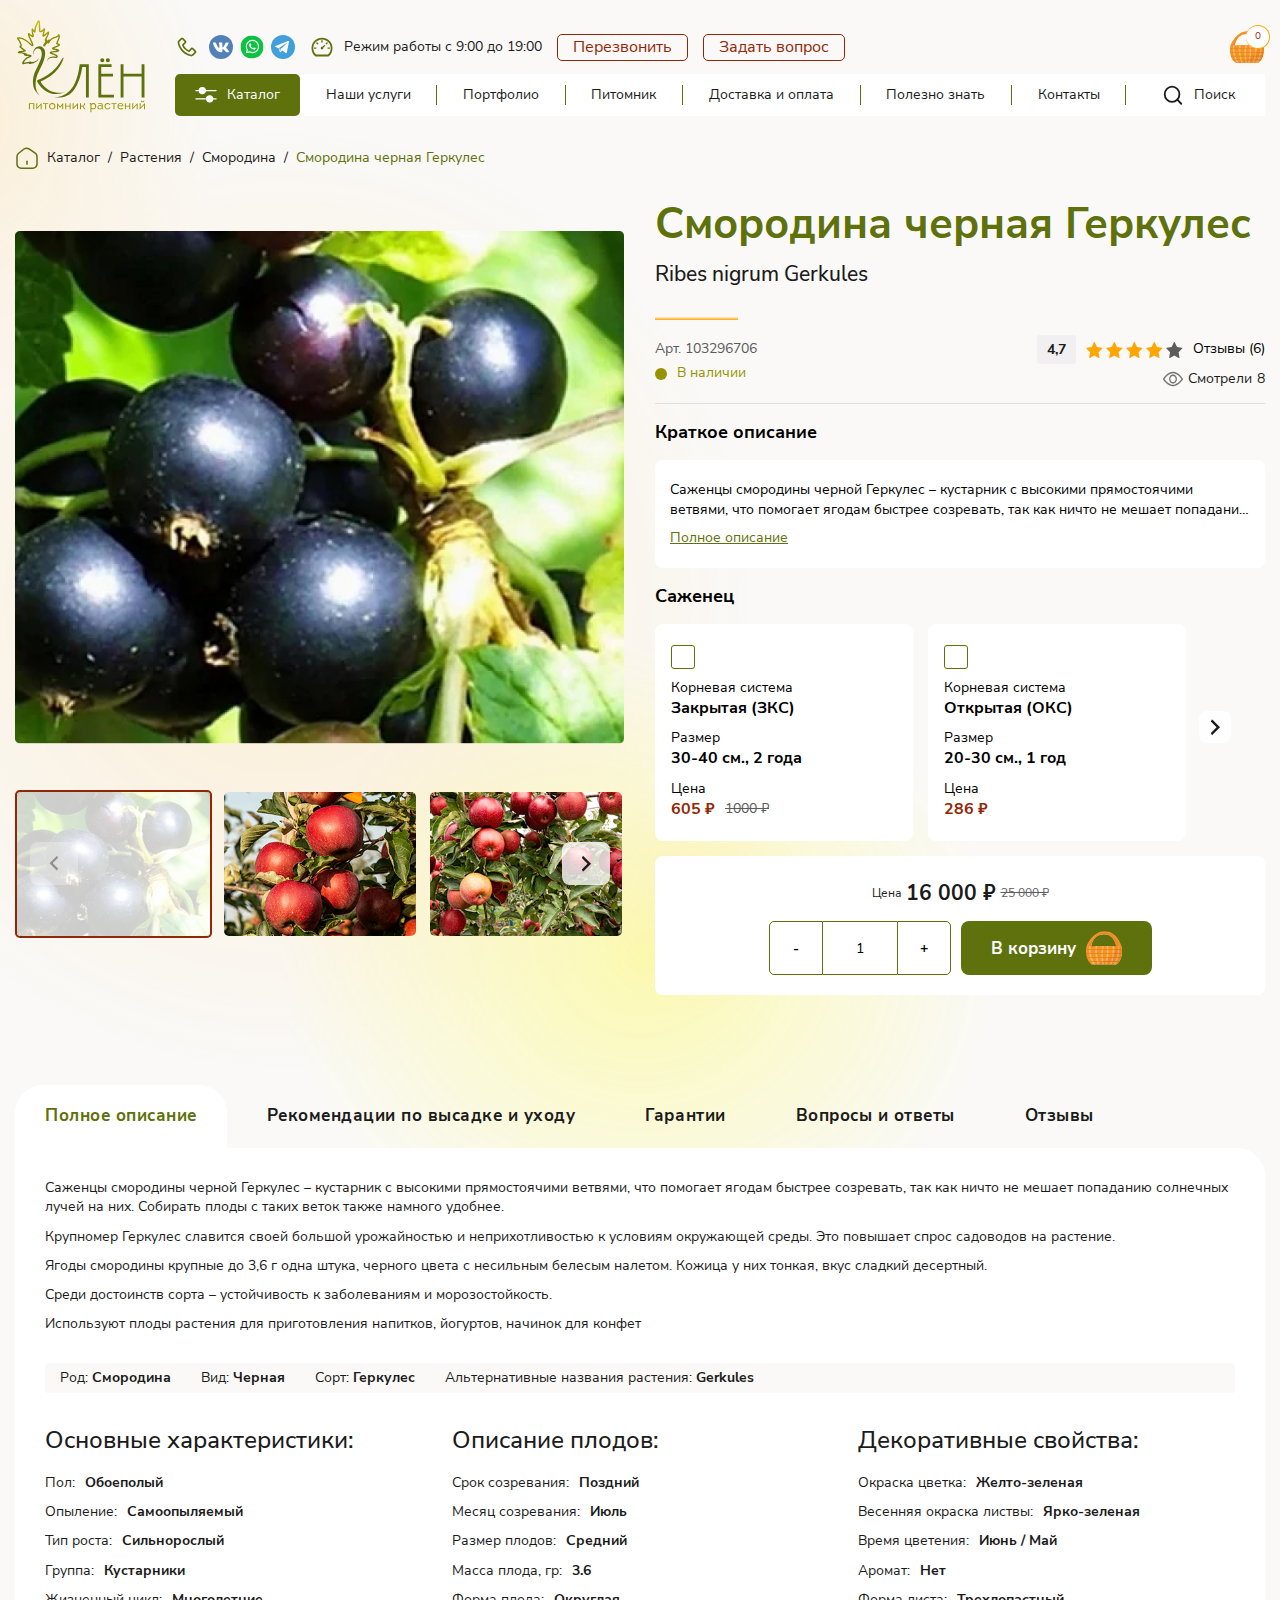
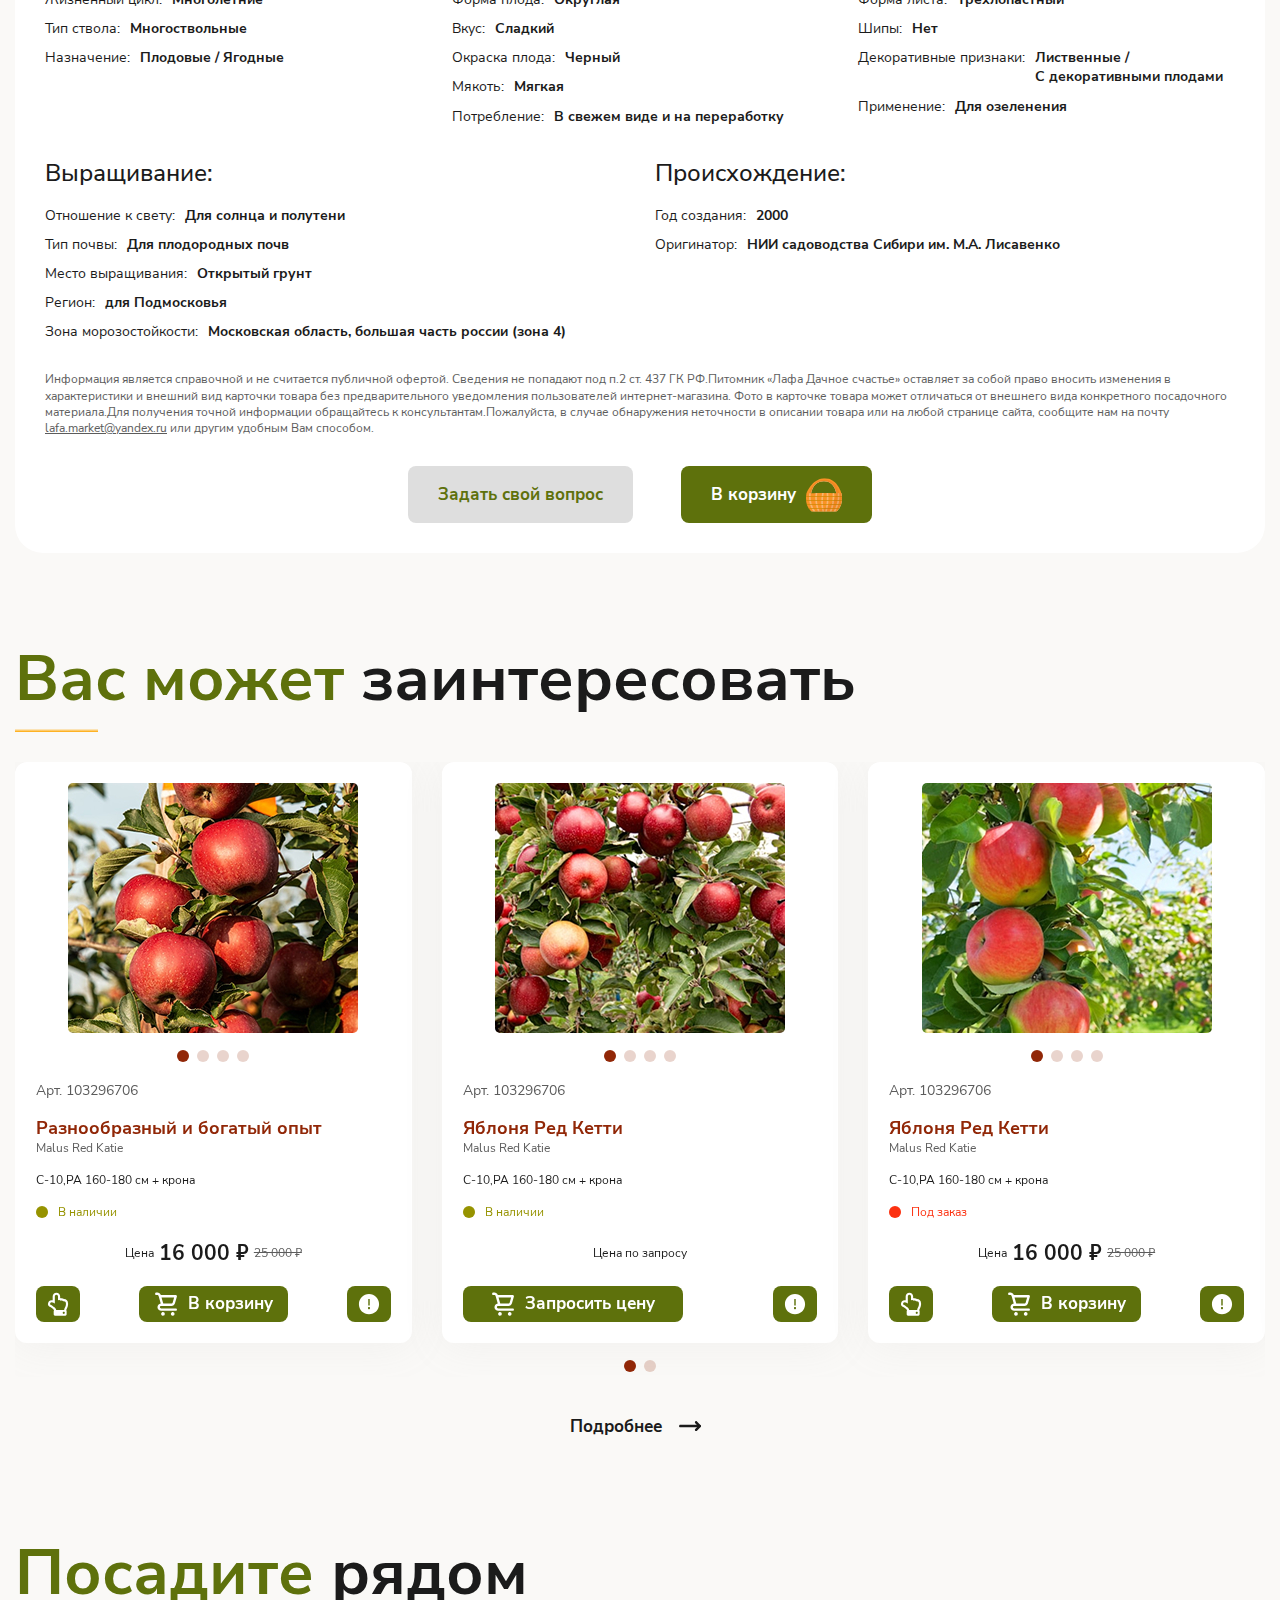
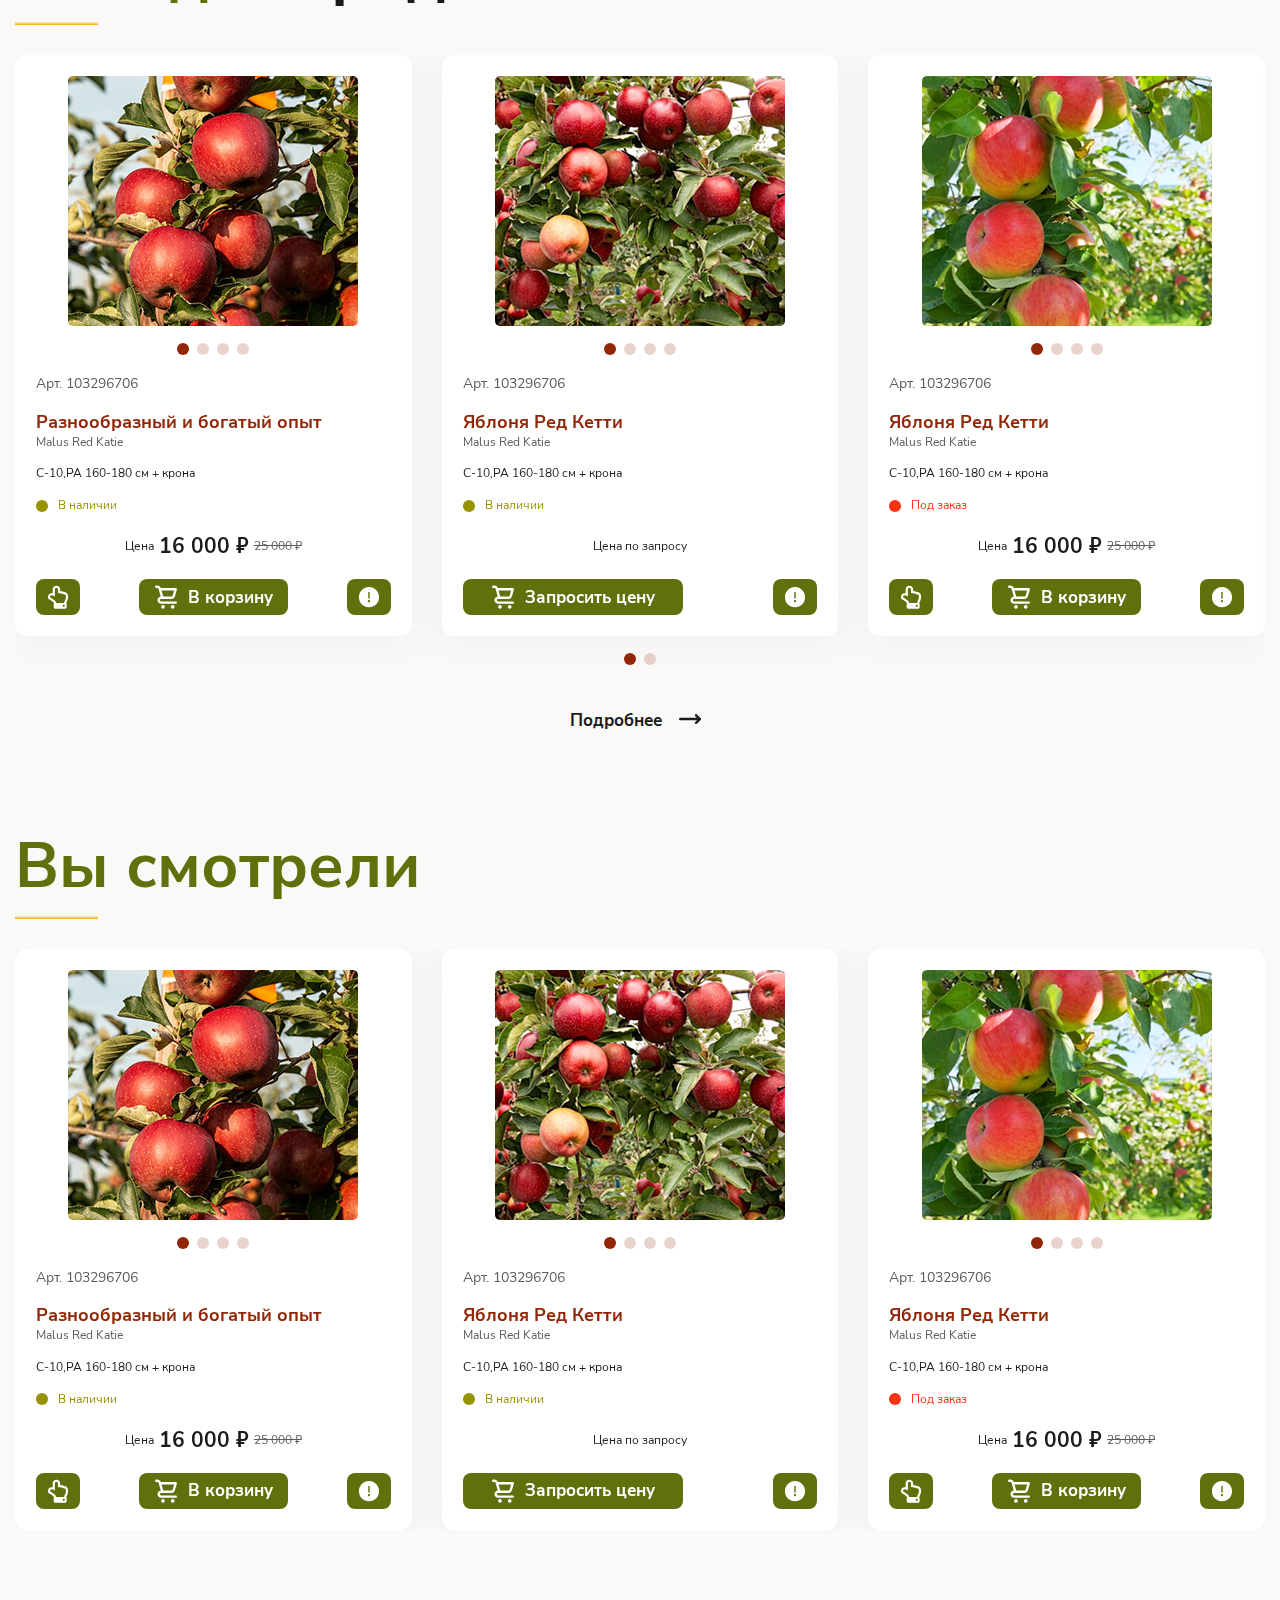
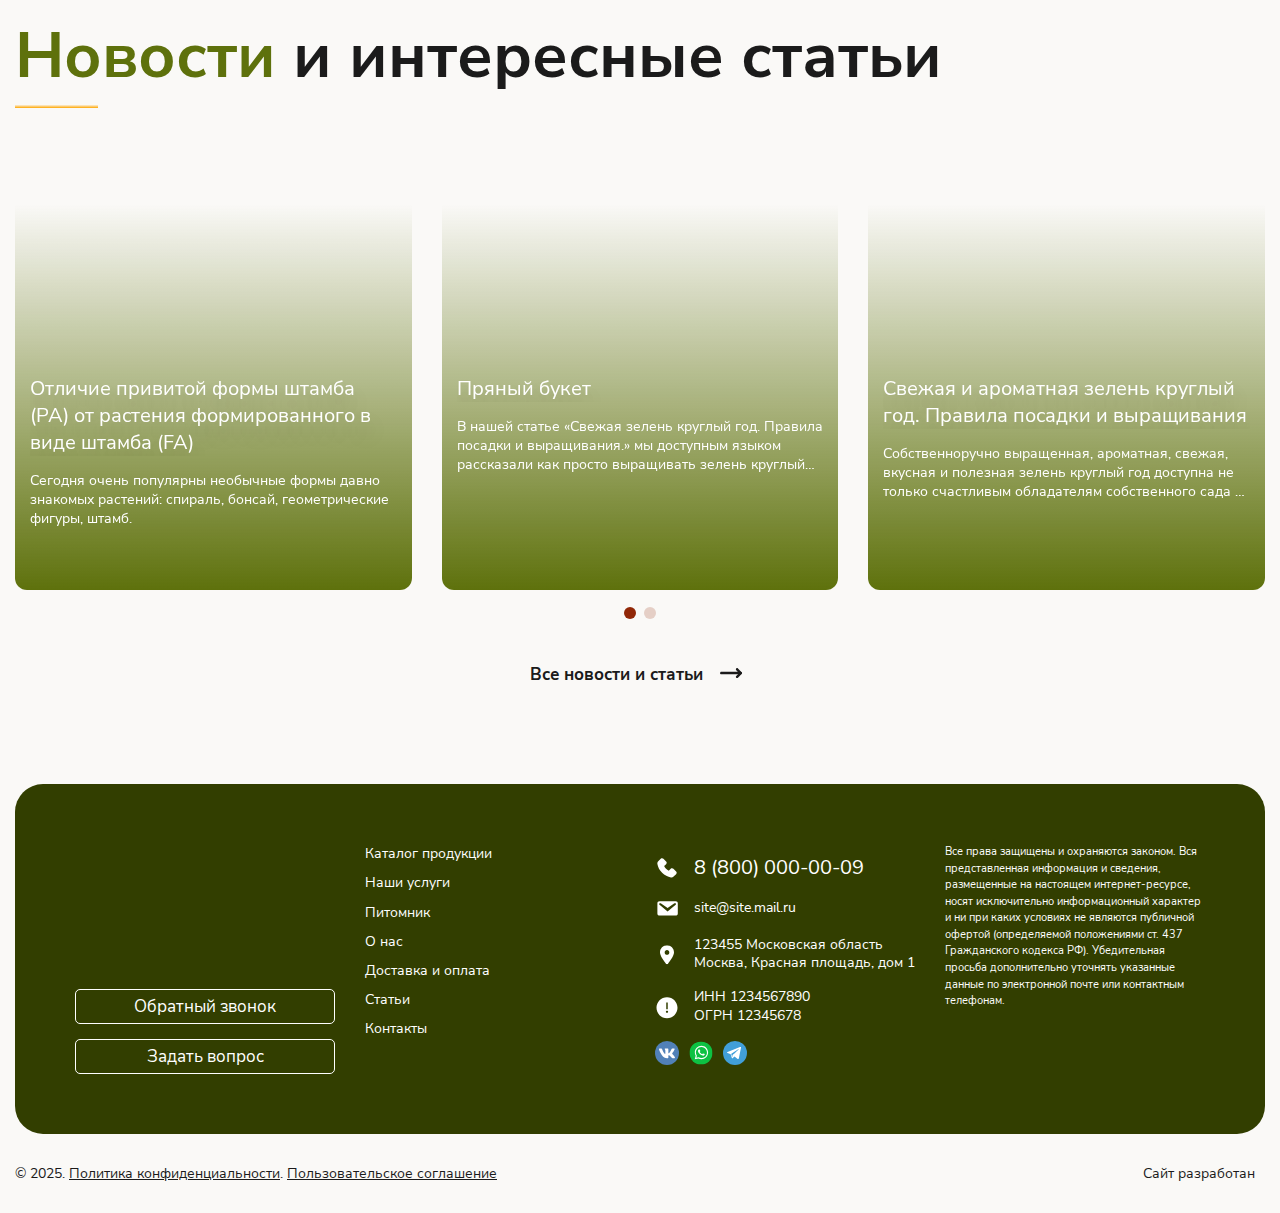
<file: pages/product.html>
<!DOCTYPE html>
<html lang="ru">

<head>
	<meta charset="UTF-8">
	<meta name="viewport" content="width=device-width, initial-scale=1, minimum-scale=1, maximum-scale=1">
	<title>Смородина черная Геркулес</title>
	<link rel="icon" type="image/x-icon" href="/images/logo-white.svg">

	<link rel="stylesheet" href="/styles/css/swiper-bundle.min.css">
	<link rel="stylesheet" href="/styles/css/styles.css">
</head>

<body>
	<header class="header">
		<div class="header__container container">
			<a href="/" class="header__logo">
				<img src="/images/logo.svg" alt="Клён — питомник растений" loading="lazy">
			</a>
			<div class="header__content">
				<div class="header__top">
					<div class="header__contacts">
						<div class="header__contacts-group">
							<a href="tel:88000000009" class="header__phone">
								<img src="/images/icons/phone.svg" alt="Телефон">
								<span>8 (800) 000-00-09</span>
							</a>
							<div class="header__socials">
								<a href="#" class="header__social" aria-label="ВКонтакте"><img src="/images/icons/vkontakte.svg"
										alt="VK"></a>
								<a href="#" class="header__social" aria-label="WhatsApp"><img src="/images/icons/whatsapp.svg"
										alt="WhatsApp"></a>
								<a href="#" class="header__social" aria-label="Telegram"><img src="/images/icons/telegram.svg"
										alt="Telegram"></a>
							</div>
						</div>
						<div class="header__schedule">
							<img src="/images/icons/dashboard.svg" alt="">
							<span>Режим работы с 9:00 до 19:00</span>
						</div>
						<div class="header__actions">
							<button class="header__button button button--outline js-modal-callback">Перезвонить</button>
							<button class="header__button button button--outline js-modal-askQuestion">Задать вопрос</button>
						</div>
					</div>
					<a href="javascript:void(0);" class="header__cart js-modal-cart">
						<div class="header__cart-icon-wrapper">
							<img src="/images/icons/cart.svg" alt="Корзина">
							<span class="header__cart-number">0</span>
						</div>
						<span class="header__cart-text">В корзине пусто</span>
					</a>
				</div>
				<nav class="header__nav">
					<ul class="header__menu">
						<li><a href="#" class="header__catalog"><img src="/images/icons/catalog-icon.svg" alt="Каталог">Каталог</a>
						</li>
						<li><a href="#">Наши услуги</a></li>
						<li><a href="#">Портфолио</a></li>
						<li><a href="#">Питомник</a></li>
						<li><a href="#">Доставка и оплата</a></li>
						<li><a href="#">Полезно знать</a></li>
						<li><a href="#">Контакты</a></li>
						<li>
							<a href="javascript:void(0);" class="header__search js-header-search">
								<span class="header__search-icon">
									<img src="/images/icons/search.svg" alt="Поиск">
								</span>
								Поиск
							</a>
						</li>
					</ul>
				</nav>
			</div>
		</div>

		<div class="header__mobile container">
			<div class="header__mobile-menu">
				<nav class="header__nav">
					<ul class="header__menu">
						<li>
							<a href="#" class="header__catalog"><img src="/images/icons/catalog-icon.svg" alt="Каталог">Каталог</a>
						</li>
						<li><a href="#">Наши услуги</a></li>
						<li><a href="#">Портфолио</a></li>
						<li><a href="#">Питомник</a></li>
						<li><a href="#">Доставка и оплата</a></li>
						<li><a href="#">Полезно знать</a></li>
						<li><a href="#">Контакты</a></li>
					</ul>
				</nav>
				<div class="header__contacts">
					<div class="header__contacts-group">
						<a href="tel:88000000009" class="header__phone">
							<img src="/images/icons/phone.svg" alt="Телефон">
							<span>8 (800) 000-00-09</span>
						</a>
						<div class="header__socials">
							<a href="#" class="header__social" aria-label="ВКонтакте"><img src="/images/icons/vkontakte.svg"
									alt="VK"></a>
							<a href="#" class="header__social" aria-label="WhatsApp"><img src="/images/icons/whatsapp.svg"
									alt="WhatsApp"></a>
							<a href="#" class="header__social" aria-label="Telegram"><img src="/images/icons/telegram.svg"
									alt="Telegram"></a>
						</div>
					</div>
					<div class="header__schedule">
						<img src="/images/icons/dashboard.svg" alt="">
						<span>Режим работы с 9:00 до 19:00</span>
					</div>
					<div class="header__actions">
						<button class="header__button button button--outline js-modal-callback">Перезвонить</button>
						<button class="header__button button button--outline js-modal-askQuestion">Задать вопрос</button>
					</div>
				</div>
			</div>

			<div class="header__mobile-content">
				<div class="header__mobile-top">
					<div class="header__mobile-left">
						<div class="header__mobile-burger js-menu-toggle">
							<span></span>
							<span></span>
							<span></span>
						</div>
						<a href="#" class="header__mobile-logo">
							<img src="/images/logo-mobile.svg" alt="">
						</a>
					</div>
					<div class="header__mobile-right">
						<a href="tel:88000000009" class="header__phone">
							<img src="/images/icons/phone-black.svg" alt="Телефон">
						</a>
						<div class="header__socials">
							<a href="#" class="header__social" aria-label="ВКонтакте"><img src="/images/icons/vkontakte.svg"
									alt="VK"></a>
							<a href="#" class="header__social" aria-label="WhatsApp"><img src="/images/icons/whatsapp.svg"
									alt="WhatsApp"></a>
							<a href="#" class="header__social" aria-label="Telegram"><img src="/images/icons/telegram.svg"
									alt="Telegram"></a>
						</div>
						<a href="javascript:void(0);" class="header__search js-header-search">
							<span class="header__search-icon">
								<img src="/images/icons/search.svg" alt="Поиск">
							</span>
						</a>
						<a href="javascript:void(0);" class="header__cart js-modal-cart">
							<div class="header__cart-icon-wrapper">
								<img src="/images/icons/cart.svg" alt="Корзина">
								<span class="header__cart-number">0</span>
							</div>
						</a>
					</div>
				</div>
				<div class="header__mobile-bottom">
					<a href="#" class="header__mobile-button header__catalog button"><img src="/images/icons/catalog-icon.svg"
							alt="Каталог">Каталог</a>
					<button class="header__mobile-button button button--outline js-modal-callback">Перезвонить</button>
					<button class="header__mobile-button button button--outline js-modal-askQuestion">Задать вопрос</button>
				</div>
			</div>
		</div>

		<div class="header-search-popup container">
			<div class="header-search-popup__inner">
				<form class="header-search-popup__form form" autocomplete="off">
					<input type="text" class="header-search-popup__input form__input" placeholder="Поиск..." name="search-popup"
						id='search-popup' autofocus>
					<button type="submit" class="header-search-popup__button button">Найти</button>
				</form>
			</div>
		</div>
	</header>

	<nav class="breadcrumbs container">
		<ul class="breadcrumbs__list">
			<li class="breadcrumbs__item"><a href="#">Каталог</a></li>
			<li class="breadcrumbs__item"><a href="#">Растения</a></li>
			<li class="breadcrumbs__item"><a href="#">Смородина</a></li>
			<li class="breadcrumbs__item"><a href="#">Смородина черная Геркулес</a></li>
		</ul>
	</nav>

	<main class="main">
		<section class="product container">
			<div class="product__inner">
				<div class="product__media">
					<div class="product__swiper-preview swiper">
						<div class="swiper-wrapper">
							<div class="swiper-slide">
								<img src="/images/catalog/catalog-5.jpg" alt="Изоюражение товара" loading="lazy">
							</div>
							<div class="swiper-slide">
								<img src="/images/catalog/catalog-1.jpg" alt="Изоюражение товара" loading="lazy">
							</div>
							<div class="swiper-slide">
								<img src="/images/catalog/catalog-2.jpg" alt="Изоюражение товара" loading="lazy">
							</div>
							<div class="swiper-slide">
								<img src="/images/catalog/catalog-3.jpg" alt="Изоюражение товара" loading="lazy">
							</div>
							<div class="swiper-slide">
								<img src="/images/catalog/catalog-4.jpg" alt="Изоюражение товара" loading="lazy">
							</div>
						</div>
					</div>
					<div class="product__swiper-container">
						<div class="product__swiper swiper">
							<div class="swiper-wrapper">
								<div class="swiper-slide">
									<img src="/images/catalog/catalog-5.jpg" alt="Миниатюра изображения товара" loading="lazy">
								</div>
								<div class="swiper-slide">
									<img src="/images/catalog/catalog-1.jpg" alt="Миниатюра изображения товара" loading="lazy">
								</div>
								<div class="swiper-slide">
									<img src="/images/catalog/catalog-2.jpg" alt="Миниатюра изображения товара" loading="lazy">
								</div>
								<div class="swiper-slide">
									<img src="/images/catalog/catalog-3.jpg" alt="Миниатюра изображения товара" loading="lazy">
								</div>
								<div class="swiper-slide">
									<img src="/images/catalog/catalog-4.jpg" alt="Миниатюра изображения товара" loading="lazy">
								</div>
							</div>
						</div>
						<div class="swiper-button-prev product__swiper-prev"></div>
						<div class="swiper-button-next product__swiper-next"></div>
					</div>
				</div>
				<div class="product__contents">
					<header class="product__header">
						<div class="product__header-top bottom-line">
							<h1 class="product__title h2"><span>Смородина черная Геркулес</span></h1>
							<p class="product__subtitle">Ribes nigrum Gerkules</p>
						</div>
						<div class="product__header-bottom">
							<div class="product__header-bottom-group">
								<div class="product__header-articul">Арт. 103296706</div>
								<div class="product__header-availability">В наличии</div>
							</div>
							<div class="product__header-bottom-group">
								<div class="product__header-rating">
									<div class="product__header-rating-count">4,7</div>
									<div class="product__header-rating-stars">
										<img src="/images/icons/star-filled.svg" alt="" loading="lazy">
										<img src="/images/icons/star-filled.svg" alt="" loading="lazy">
										<img src="/images/icons/star-filled.svg" alt="" loading="lazy">
										<img src="/images/icons/star-filled.svg" alt="" loading="lazy">
										<img src="/images/icons/star.svg" alt="" loading="lazy">
									</div>
									<div class="product__header-rating-text">
										<a href="#">
											<span class="hidden-mobile">Отзывы</span>
											<span>(6)</span></a>
									</div>
								</div>
								<div class="product__header-views">
									<img src="/images/icons/eye.svg" alt="">
									Смотрели
									<span>8</span>
								</div>
							</div>
						</div>
					</header>

					<div class="product__description">
						<h2 class="product__description-title">Краткое описание</h2>
						<div class="product__description-block">
							<div class="product__description-text">
								Саженцы смородины черной Геркулес – кустарник с высокими прямостоячими ветвями, что помогает ягодам
								быстрее созревать, так как ничто не мешает попаданию солнечных лучей на них. Собирать плоды с таких
								веток также намного удобнее.
								Крупномер Геркулес славится своей большой урожайностью и неприхотливостью к условиям окружающей среды.
								Это повышает спрос садоводов на растение.
								Ягоды смородины крупные до 3,6 г одна штука, черного цвета с несильным белесым налетом. Кожица у них
								тонкая, вкус сладкий десертный.
								Среди достоинств сорта – устойчивость к заболеваниям и морозостойкость.
								Используют плоды растения для приготовления напитков, йогуртов, начинок для конфет.
							</div>
							<a href="javascript:void(0);" class="product__description-all js-product-description-toggle">Полное
								описание</a>
						</div>
					</div>

					<fieldset class="product__type">
						<h2 class="product__type-title">Саженец</h2>
						<div class="product__type-swiper-container">
							<div class="product__type-swiper swiper">
								<div class="swiper-wrapper">
									<div class="swiper-slide">
										<label class="product__type-card form__checkbox">
											<input class="form__checkbox-control" type="radio" name="product__type" value="product-type-1">
											<span class="form__checkbox-emulator"></span>
											<span class="form__checkbox-label product__type-card-content">
												<span class="product__type-card-group">
													<span class="product__type-card-title">Корневая система</span>
													<span class="product__type-card-text">Закрытая (ЗКС)</span>
												</span>
												<span class="product__type-card-group">
													<span class="product__type-card-title">Размер</span>
													<span class="product__type-card-text">30-40 см., 2 года</span>
												</span>
												<span class="product__type-card-group">
													<span class="product__type-card-title">Цена</span>
													<span class="product__type-card-price">
														<span class="product__type-card-price-current">605 ₽</span>
														<span class="product__type-card-price-old">1000 ₽</span>
													</span>
												</span>
											</span>
										</label>
									</div>
									<div class="swiper-slide">
										<label class="product__type-card form__checkbox">
											<input class="form__checkbox-control" type="radio" name="product__type" value="product-type-3">
											<span class="form__checkbox-emulator"></span>
											<span class="form__checkbox-label product__type-card-content">
												<span class="product__type-card-group">
													<span class="product__type-card-title">Корневая система</span>
													<span class="product__type-card-text">Открытая (ОКС)</span>
												</span>
												<span class="product__type-card-group">
													<span class="product__type-card-title">Размер</span>
													<span class="product__type-card-text">20-30 см., 1 год</span>
												</span>
												<span class="product__type-card-group">
													<span class="product__type-card-title">Цена</span>
													<span class="product__type-card-price">
														<span class="product__type-card-price-current">286 ₽</span>
													</span>
												</span>
											</span>
										</label>
									</div>
									<div class="swiper-slide">
										<label class="product__type-card form__checkbox">
											<input class="form__checkbox-control" type="radio" name="product__type" value="product-type-3">
											<span class="form__checkbox-emulator"></span>
											<span class="form__checkbox-label product__type-card-content">
												<span class="product__type-card-group">
													<span class="product__type-card-title">Корневая система</span>
													<span class="product__type-card-text">Закрытая (ЗКС)</span>
												</span>
												<span class="product__type-card-group">
													<span class="product__type-card-title">Размер</span>
													<span class="product__type-card-text">120-140 см., 4-5 лет</span>
												</span>
												<span class="product__type-card-group">
													<span class="product__type-card-title">Цена</span>
													<span class="product__type-card-price">
														<span class="product__type-card-price-current">6090 ₽</span>
													</span>
												</span>
											</span>
										</label>
									</div>
									<div class="swiper-slide">
										<label class="product__type-card form__checkbox">
											<input class="form__checkbox-control" type="radio" name="product__type" value="product-type-4">
											<span class="form__checkbox-emulator"></span>
											<span class="form__checkbox-label product__type-card-content">
												<span class="product__type-card-group">
													<span class="product__type-card-title">Корневая система</span>
													<span class="product__type-card-text">Открытая (ОКС)</span>
												</span>
												<span class="product__type-card-group">
													<span class="product__type-card-title">Размер</span>
													<span class="product__type-card-text">30-40 см., 2 года</span>
												</span>
												<span class="product__type-card-group">
													<span class="product__type-card-title visible-mobile">Цена</span>
													<span class="product__type-card-price">
														<span class="product__type-card-price-order">Под заказ</span>
													</span>
												</span>
											</span>
										</label>
									</div>
									<div class="swiper-slide">
										<label class="product__type-card form__checkbox">
											<input class="form__checkbox-control" type="radio" name="product__type" value="product-type-4">
											<span class="form__checkbox-emulator"></span>
											<span class="form__checkbox-label product__type-card-content">
												<span class="product__type-card-group">
													<span class="product__type-card-title">Корневая система</span>
													<span class="product__type-card-text">Закрытая (ЗКС)</span>
												</span>
												<span class="product__type-card-group">
													<span class="product__type-card-title">Размер</span>
													<span class="product__type-card-text">30-40 см., 2 года</span>
												</span>
												<span class="product__type-card-group">
													<span class="product__type-card-title">Цена</span>
													<span class="product__type-card-price">
														<span class="product__type-card-price-current">По запросу</span>
													</span>
												</span>
											</span>
										</label>
									</div>
								</div>
							</div>
							<div class="product__type-prev swiper-button-prev"></div>
							<div class="product__type-next swiper-button-next"></div>
						</div>
					</fieldset>

					<div class="product__bottom">
						<div class="product__price">
							<p class="catalog-card__price">
								<span class="catalog-card__price-text">Цена</span>
								<span class="catalog-card__price-current">16 000 ₽</span>
								<span class="catalog-card__price-old">25 000 ₽</span>
							</p>
						</div>

						<div class="product__bottom-group">
							<div class="product__quantity">
								<div class="cart__quantity">
									<button class="cart__quantity-button cart__quantity-button-minus" type="button">-</button>
									<input type="number" name="product__quantity" id="product__quantity" class="cart__quantity-value"
										value="1" min="1">
									<button class="cart__quantity-button cart__quantity-button-plus" type="button">+</button>
								</div>
							</div>
							<button class="product__bottom-button button js-modal-cart" data-label="В корзину" title="В корзину">
								В корзину
								<img src="/images/icons/cart.svg" alt="">
							</button>
						</div>
					</div>

				</div>
			</div>

			<div class="product__additional">
				<div class="product__tabs" id="product-tabs">
					<ul class="product__tabs-list">
						<li class="product__tab" data-order="1" style="order: 0;">
							<a href="#tab-1" class="product__tab-link">Полное описание</a>
						</li>
						<li class="product__tab" data-order="3" style="order: 2;">
							<a href="#tab-2" class="product__tab-link">Рекомендации по высадке и уходу</a>
						</li>
						<li class="product__tab" data-order="5" style="order: 4;">
							<a href="#tab-3" class="product__tab-link">Гарантии</a>
						</li>
						<li class="product__tab" data-order="7" style="order: 6;">
							<a href="#tab-4" class="product__tab-link">Вопросы и ответы</a>
						</li>
						<li class="product__tab" data-order="9" style="order: 8;">
							<a href="#tab-5" class="product__tab-link">Отзывы</a>
						</li>
					</ul>
					<div class="product__info" style="order: 1;">
						<div class="product__item" id="tab-1">
							<div class="product__item-group">
								<p>Саженцы смородины черной Геркулес – кустарник с высокими прямостоячими ветвями, что помогает ягодам
									быстрее созревать, так как ничто не мешает попаданию солнечных лучей на них. Собирать плоды с таких
									веток
									также намного удобнее.</p>
								<p>Крупномер Геркулес славится своей большой урожайностью и неприхотливостью к условиям окружающей
									среды.
									Это повышает спрос садоводов на растение.</p>
								<p>Ягоды смородины крупные до 3,6 г одна штука, черного цвета с несильным белесым налетом. Кожица у них
									тонкая, вкус сладкий десертный.</p>
								<p>Среди достоинств сорта – устойчивость к заболеваниям и морозостойкость.</p>
								<p>Используют плоды растения для приготовления напитков, йогуртов, начинок для конфет</p>
							</div>
							<div class="product__item-group product__item-group--dark product__item-row--font-sm">
								<div class="product__item-row">
									<span>Род: <b>Смородина</b></span>
									<span>Вид: <b>Черная</b></span>
									<span>Сорт: <b>Геркулес</b></span>
									<span>Альтернативные названия растения: <b>Gerkules</b></span>
								</div>
							</div>

							<div class="product__item-group">
								<div class="product__item-row">
									<div class="product__item-col">
										<h2 class="product__item-subtitle">Основные характеристики:</h2>
										<ul class="product__item-list">
											<li><span>Пол:</span> <b>Обоеполый</b></li>
											<li><span>Опыление:</span> <b>Самоопыляемый</b></li>
											<li><span>Тип роста:</span> <b>Сильнорослый</b></li>
											<li><span>Группа:</span> <b>Кустарники</b></li>
											<li><span>Жизненный цикл:</span> <b>Многолетние</b></li>
											<li><span>Тип ствола:</span> <b>Многоствольные</b></li>
											<li><span>Назначение:</span> <b>Плодовые / Ягодные</b></li>
										</ul>
									</div>
									<div class="product__item-col">
										<h2 class="product__item-subtitle">Описание плодов:</h2>
										<ul class="product__item-list">
											<li><span>Срок созревания:</span> <b>Поздний</b></li>
											<li><span>Месяц созревания:</span> <b>Июль</b></li>
											<li><span>Размер плодов:</span> <b>Средний</b></li>
											<li><span>Масса плода, гр:</span> <b>3.6</b></li>
											<li><span>Форма плода:</span> <b>Округлая</b></li>
											<li><span>Вкус:</span> <b>Сладкий</b></li>
											<li><span>Окраска плода:</span> <b>Черный</b></li>
											<li><span>Мякоть:</span> <b>Мягкая</b></li>
											<li><span>Потребление:</span> <b>В свежем виде и на переработку</b></li>
										</ul>
									</div>
									<div class="product__item-col">
										<h2 class="product__item-subtitle">Декоративные свойства:</h2>
										<ul class="product__item-list">
											<li><span>Окраска цветка:</span> <b>Желто-зеленая</b></li>
											<li><span>Весенняя окраска листвы:</span> <b>Ярко-зеленая</b></li>
											<li><span>Время цветения:</span> <b>Июнь / Май</b></li>
											<li><span>Аромат:</span> <b>Нет</b></li>
											<li><span>Форма листа:</span> <b>Трехлопастный</b></li>
											<li><span>Шипы:</span> <b>Нет</b></li>
											<li><span>Декоративные признаки:</span> <b>Лиственные / <br> С декоративными плодами</b></li>
											<li><span>Применение:</span> <b>Для озеленения</b></li>
										</ul>
									</div>
									<div class="product__item-col">
										<h2 class="product__item-subtitle">Выращивание:</h2>
										<ul class="product__item-list">
											<li><span>Отношение к свету:</span> <b>Для солнца и полутени</b></li>
											<li><span>Тип почвы:</span> <b>Для плодородных почв</b></li>
											<li><span>Место выращивания:</span> <b>Открытый грунт</b></li>
											<li><span>Регион:</span> <b>для Подмосковья</b></li>
											<li><span>Зона морозостойкости:</span> <b>Московская область, большая часть россии (зона 4)</b>
											</li>
										</ul>
									</div>
									<div class="product__item-col">
										<h2 class="product__item-subtitle">Происхождение:</h2>
										<ul class="product__item-list">
											<li><span>Год создания:</span> <b>2000</b></li>
											<li><span>Оригинатор:</span> <b>НИИ садоводства Сибири им. М.А. Лисавенко</b></li>
										</ul>
									</div>
								</div>
							</div>

							<div class="product__item-group">
								<div class="product__item-disclaimer">
									Информация является справочной и не считается публичной офертой. Сведения не попадают под п.2 ст. 437
									ГК
									РФ.Питомник «Лафа Дачное счастье» оставляет за собой право вносить изменения в характеристики и
									внешний
									вид карточки товара без предварительного уведомления пользователей интернет-магазина. Фото в карточке
									товара может отличаться от внешнего вида конкретного посадочного материала.Для получения точной
									информации обращайтесь к консультантам.Пожалуйста, в случае обнаружения неточности в описании товара
									или
									на любой странице сайта, сообщите нам на почту <a
										href="mailto:lafa.market@yandex.ru">lafa.market@yandex.ru</a> или другим удобным Вам способом.
								</div>
							</div>

							<div class="product__item-bottom">
								<button class="button js-modal-askQuestion button--gray">Задать свой вопрос</button>
								<button class="button js-modal-cart" data-label="В корзину" title="В корзину">
									В корзину
									<img src="/images/icons/cart.svg" alt="">
								</button>
							</div>

						</div>
						<div class="product__item" id="tab-2">Рекомендации по высадке и уходу</div>
						<div class="product__item" id="tab-3">Гарантии</div>
						<div class="product__item" id="tab-4">Вопросы и ответы</div>
						<div class="product__item" id="tab-5">Отзывы</div>
					</div>
				</div>
			</div>
		</section>

		<section class="swiper-block swiper-block--catalog swiper-block--catalog-rows-1">
			<div class="swiper-block__container container">
				<header class="title-wrapper">
					<h2 class="swiper-block__title bottom-line">
						<span>Вас может</span> заинтересовать
					</h2>
				</header>
				<div class="swiper-block__swiper swiper">
					<div class="swiper-wrapper">
						<div class="swiper-slide">
							<div class="catalog-card">
								<div class="catalog-card__main">
									<div class="catalog-card__swiper-container">
										<div class="catalog-card__swiper swiper">
											<div class="swiper-wrapper">
												<div class="swiper-slide">
													<img src="/images/catalog/catalog-1.jpg" alt="Разнообразный и богатый опыт" loading="lazy">
												</div>
												<div class="swiper-slide">
													<img src="/images/catalog/catalog-2.jpg" alt="Разнообразный и богатый опыт" loading="lazy">
												</div>
												<div class="swiper-slide">
													<img src="/images/catalog/catalog-3.jpg" alt="Разнообразный и богатый опыт" loading="lazy">
												</div>
												<div class="swiper-slide">
													<img src="/images/catalog/catalog-4.jpg" alt="Разнообразный и богатый опыт" loading="lazy">
												</div>
											</div>
										</div>
										<div class="swiper-pagination"></div>
									</div>
									<div class="catalog-card__content">
										<div class="catalog-card__content-top">
											<p class="catalog-card__articul">Арт. 103296706</p>
											<div class="catalog-card__name">
												<a href="#" class="catalog-card__title">Разнообразный и богатый опыт</a>
												<p class="catalog-card__subtitle">Malus Red Katie</p>
											</div>
											<div class="catalog-card__details">
												<p>C-10,PA 160-180 см + крона</p>
											</div>
											<p class="catalog-card__availability">В наличии</p>
										</div>
										<div class="catalog-card__content-bottom">
											<p class="catalog-card__price">
												<span class="catalog-card__price-text">Цена</span>
												<span class="catalog-card__price-current">16 000 ₽</span>
												<span class="catalog-card__price-old">25 000 ₽</span>
											</p>
											<div class="catalog-card__actions">
												<button class="catalog-card__button catalog-card__button--one-click button js-modal-oneClick"
													data-label="Купить в один клик" title="Купить в один клик">
													<img src="/images/icons/one-click.svg" alt="">
												</button>
												<button class="catalog-card__button catalog-card__button--cart button js-modal-cart"
													data-label="В корзину" title="В корзину">
													<img src="/images/icons/shopping-cart.svg" alt="">
													В корзину
												</button>
												<button class="catalog-card__button catalog-card__button--info button js-info-open"
													data-label="Информация" title="Информация">
													<img src="/images/icons/exclamation-white.svg" alt="">
												</button>
											</div>
										</div>
									</div>
								</div>
								<div class="catalog-card__info">
									<div class="catalog-card__name">
										<a href="#" class="catalog-card__title">Разнообразный и богатый опыт</a>
										<p class="catalog-card__subtitle">Malus Red Katie</p>
									</div>
									<div class="catalog-card__info-list">
										<div class="catalog-card__info-item">
											<div class="catalog-card__info-right">
												<div class="catalog-card__details">
													<p>C-10,PA 160-180 см + крона</p>
												</div>
											</div>
											<div class="catalog-card__info-left">
												<p class="catalog-card__availability">В наличии</p>
												<div class="catalog-card__info-group">
													<p class="catalog-card__price">
														<span class="catalog-card__price-current">16 000 ₽</span>
														<span class="catalog-card__price-old">25 000 ₽</span>
													</p>
													<div class="catalog-card__actions">
														<button
															class="catalog-card__button catalog-card__button--one-click button js-modal-oneClick"
															data-label="Купить в один клик" title="Купить в один клик">
															<img src="/images/icons/one-click.svg" alt="">
														</button>
														<button class="catalog-card__button catalog-card__button--info button"
															data-label="Информация" title="Информация">
															<img src="/images/icons/exclamation-white.svg" alt="">
														</button>
													</div>
												</div>
											</div>
										</div>
										<div class="catalog-card__info-item">
											<div class="catalog-card__info-right">
												<div class="catalog-card__details">
													<p>C-10,PA 160-180 см + крона, C-10,PA 160-180 см + крона</p>
												</div>
											</div>
											<div class="catalog-card__info-left">
												<p class="catalog-card__availability">В наличии</p>
												<div class="catalog-card__info-group">
													<p class="catalog-card__price">
														<span class="catalog-card__price-text">Цена по запросу</span>
													</p>
													<div class="catalog-card__actions">
														<button
															class="catalog-card__button catalog-card__button--one-click button js-modal-oneClick"
															data-label="Купить в один клик" title="Купить в один клик">
															<img src="/images/icons/one-click.svg" alt="">
														</button>
														<button class="catalog-card__button catalog-card__button--info button"
															data-label="Информация" title="Информация">
															<img src="/images/icons/exclamation-white.svg" alt="">
														</button>
													</div>
												</div>
											</div>
										</div>
										<div class="catalog-card__info-item">
											<div class="catalog-card__info-right">
												<div class="catalog-card__details">
													<p>C-10,PA 160-180 см + крона</p>
												</div>
											</div>
											<div class="catalog-card__info-left">
												<p class="catalog-card__availability catalog-card__availability--for-order">Под заказ</p>
												<div class="catalog-card__info-group">
													<p class="catalog-card__price">
														<span class="catalog-card__price-current">16 000 ₽</span>
													</p>
													<div class="catalog-card__actions">
														<button
															class="catalog-card__button catalog-card__button--one-click button js-modal-oneClick"
															data-label="Купить в один клик" title="Купить в один клик">
															<img src="/images/icons/one-click.svg" alt="">
														</button>
														<button class="catalog-card__button catalog-card__button--info button"
															data-label="Информация" title="Информация">
															<img src="/images/icons/exclamation-white.svg" alt="">
														</button>
													</div>
												</div>
											</div>
										</div>
										<div class="catalog-card__info-item">
											<div class="catalog-card__info-right">
												<div class="catalog-card__details">
													<p>C-10,PA 160-180 см + крона</p>
												</div>
											</div>
											<div class="catalog-card__info-left">
												<p class="catalog-card__availability">В наличии</p>
												<div class="catalog-card__info-group">
													<p class="catalog-card__price">
														<span class="catalog-card__price-current">16 000 ₽</span>
														<span class="catalog-card__price-old">25 000 ₽</span>
													</p>
													<div class="catalog-card__actions">
														<button
															class="catalog-card__button catalog-card__button--one-click button js-modal-oneClick"
															data-label="Купить в один клик" title="Купить в один клик">
															<img src="/images/icons/one-click.svg" alt="">
														</button>
														<button class="catalog-card__button catalog-card__button--info button"
															data-label="Информация" title="Информация">
															<img src="/images/icons/exclamation-white.svg" alt="">
														</button>
													</div>
												</div>
											</div>
										</div>
										<div class="catalog-card__info-item">
											<div class="catalog-card__info-right">
												<div class="catalog-card__details">
													<p>C-10,PA 160-180 см + крона</p>
												</div>
											</div>
											<div class="catalog-card__info-left">
												<p class="catalog-card__availability">В наличии</p>
												<div class="catalog-card__info-group">
													<p class="catalog-card__price">
														<span class="catalog-card__price-text">Цена по запросу</span>
													</p>
													<div class="catalog-card__actions">
														<button
															class="catalog-card__button catalog-card__button--one-click button js-modal-oneClick"
															data-label="Купить в один клик" title="Купить в один клик">
															<img src="/images/icons/one-click.svg" alt="">
														</button>
														<button class="catalog-card__button catalog-card__button--info button"
															data-label="Информация" title="Информация">
															<img src="/images/icons/exclamation-white.svg" alt="">
														</button>
													</div>
												</div>
											</div>
										</div>
										<div class="catalog-card__info-item">
											<div class="catalog-card__info-right">
												<div class="catalog-card__details">
													<p>C-10,PA 160-180 см + крона</p>
												</div>
											</div>
											<div class="catalog-card__info-left">
												<p class="catalog-card__availability catalog-card__availability--for-order">Под заказ</p>
												<div class="catalog-card__info-group">
													<p class="catalog-card__price">
														<span class="catalog-card__price-current">16 000 ₽</span>
													</p>
													<div class="catalog-card__actions">
														<button
															class="catalog-card__button catalog-card__button--one-click button js-modal-oneClick"
															data-label="Купить в один клик" title="Купить в один клик">
															<img src="/images/icons/one-click.svg" alt="">
														</button>
														<button class="catalog-card__button catalog-card__button--info button"
															data-label="Информация" title="Информация">
															<img src="/images/icons/exclamation-white.svg" alt="">
														</button>
													</div>
												</div>
											</div>
										</div>
										<div class="catalog-card__info-item">
											<div class="catalog-card__info-right">
												<div class="catalog-card__details">
													<p>C-10,PA 160-180 см + крона</p>
												</div>
											</div>
											<div class="catalog-card__info-left">
												<p class="catalog-card__availability">В наличии</p>
												<div class="catalog-card__info-group">
													<p class="catalog-card__price">
														<span class="catalog-card__price-current">16 000 ₽</span>
														<span class="catalog-card__price-old">25 000 ₽</span>
													</p>
													<div class="catalog-card__actions">
														<button
															class="catalog-card__button catalog-card__button--one-click button js-modal-oneClick"
															data-label="Купить в один клик" title="Купить в один клик">
															<img src="/images/icons/one-click.svg" alt="">
														</button>
														<button class="catalog-card__button catalog-card__button--info button"
															data-label="Информация" title="Информация">
															<img src="/images/icons/exclamation-white.svg" alt="">
														</button>
													</div>
												</div>
											</div>
										</div>
										<div class="catalog-card__info-item">
											<div class="catalog-card__info-right">
												<div class="catalog-card__details">
													<p>C-10,PA 160-180 см + крона, C-10,PA 160-180 см + крона</p>
												</div>
											</div>
											<div class="catalog-card__info-left">
												<p class="catalog-card__availability">В наличии</p>
												<div class="catalog-card__info-group">
													<p class="catalog-card__price">
														<span class="catalog-card__price-text">Цена по запросу</span>
													</p>
													<div class="catalog-card__actions">
														<button
															class="catalog-card__button catalog-card__button--one-click button js-modal-oneClick"
															data-label="Купить в один клик" title="Купить в один клик">
															<img src="/images/icons/one-click.svg" alt="">
														</button>
														<button class="catalog-card__button catalog-card__button--info button"
															data-label="Информация" title="Информация">
															<img src="/images/icons/exclamation-white.svg" alt="">
														</button>
													</div>
												</div>
											</div>
										</div>
										<div class="catalog-card__info-item">
											<div class="catalog-card__info-right">
												<div class="catalog-card__details">
													<p>C-10,PA 160-180 см + крона</p>
												</div>
											</div>
											<div class="catalog-card__info-left">
												<p class="catalog-card__availability catalog-card__availability--for-order">Под заказ</p>
												<div class="catalog-card__info-group">
													<p class="catalog-card__price">
														<span class="catalog-card__price-current">16 000 ₽</span>
													</p>
													<div class="catalog-card__actions">
														<button
															class="catalog-card__button catalog-card__button--one-click button js-modal-oneClick"
															data-label="Купить в один клик" title="Купить в один клик">
															<img src="/images/icons/one-click.svg" alt="">
														</button>
														<button class="catalog-card__button catalog-card__button--info button"
															data-label="Информация" title="Информация">
															<img src="/images/icons/exclamation-white.svg" alt="">
														</button>
													</div>
												</div>
											</div>
										</div>
										<div class="catalog-card__info-item">
											<div class="catalog-card__info-right">
												<div class="catalog-card__details">
													<p>C-10,PA 160-180 см + крона</p>
												</div>
											</div>
											<div class="catalog-card__info-left">
												<p class="catalog-card__availability">В наличии</p>
												<div class="catalog-card__info-group">
													<p class="catalog-card__price">
														<span class="catalog-card__price-current">16 000 ₽</span>
														<span class="catalog-card__price-old">25 000 ₽</span>
													</p>
													<div class="catalog-card__actions">
														<button
															class="catalog-card__button catalog-card__button--one-click button js-modal-oneClick"
															data-label="Купить в один клик" title="Купить в один клик">
															<img src="/images/icons/one-click.svg" alt="">
														</button>
														<button class="catalog-card__button catalog-card__button--info button"
															data-label="Информация" title="Информация">
															<img src="/images/icons/exclamation-white.svg" alt="">
														</button>
													</div>
												</div>
											</div>
										</div>
										<div class="catalog-card__info-item">
											<div class="catalog-card__info-right">
												<div class="catalog-card__details">
													<p>C-10,PA 160-180 см + крона, C-10,PA 160-180 см + крона</p>
												</div>
											</div>
											<div class="catalog-card__info-left">
												<p class="catalog-card__availability">В наличии</p>
												<div class="catalog-card__info-group">
													<p class="catalog-card__price">
														<span class="catalog-card__price-text">Цена по запросу</span>
													</p>
													<div class="catalog-card__actions">
														<button
															class="catalog-card__button catalog-card__button--one-click button js-modal-oneClick"
															data-label="Купить в один клик" title="Купить в один клик">
															<img src="/images/icons/one-click.svg" alt="">
														</button>
														<button class="catalog-card__button catalog-card__button--info button"
															data-label="Информация" title="Информация">
															<img src="/images/icons/exclamation-white.svg" alt="">
														</button>
													</div>
												</div>
											</div>
										</div>
										<div class="catalog-card__info-item">
											<div class="catalog-card__info-right">
												<div class="catalog-card__details">
													<p>C-10,PA 160-180 см + крона</p>
												</div>
											</div>
											<div class="catalog-card__info-left">
												<p class="catalog-card__availability catalog-card__availability--for-order">Под заказ</p>
												<div class="catalog-card__info-group">
													<p class="catalog-card__price">
														<span class="catalog-card__price-current">16 000 ₽</span>
													</p>
													<div class="catalog-card__actions">
														<button
															class="catalog-card__button catalog-card__button--one-click button js-modal-oneClick"
															data-label="Купить в один клик" title="Купить в один клик">
															<img src="/images/icons/one-click.svg" alt="">
														</button>
														<button class="catalog-card__button catalog-card__button--info button"
															data-label="Информация" title="Информация">
															<img src="/images/icons/exclamation-white.svg" alt="">
														</button>
													</div>
												</div>
											</div>
										</div>
										<div class="catalog-card__info-item">
											<div class="catalog-card__info-right">
												<div class="catalog-card__details">
													<p>C-10,PA 160-180 см + крона</p>
												</div>
											</div>
											<div class="catalog-card__info-left">
												<p class="catalog-card__availability">В наличии</p>
												<div class="catalog-card__info-group">
													<p class="catalog-card__price">
														<span class="catalog-card__price-current">16 000 ₽</span>
														<span class="catalog-card__price-old">25 000 ₽</span>
													</p>
													<div class="catalog-card__actions">
														<button
															class="catalog-card__button catalog-card__button--one-click button js-modal-oneClick"
															data-label="Купить в один клик" title="Купить в один клик">
															<img src="/images/icons/one-click.svg" alt="">
														</button>
														<button class="catalog-card__button catalog-card__button--info button"
															data-label="Информация" title="Информация">
															<img src="/images/icons/exclamation-white.svg" alt="">
														</button>
													</div>
												</div>
											</div>
										</div>
										<div class="catalog-card__info-item">
											<div class="catalog-card__info-right">
												<div class="catalog-card__details">
													<p>C-10,PA 160-180 см + крона, C-10,PA 160-180 см + крона</p>
												</div>
											</div>
											<div class="catalog-card__info-left">
												<p class="catalog-card__availability">В наличии</p>
												<div class="catalog-card__info-group">
													<p class="catalog-card__price">
														<span class="catalog-card__price-text">Цена по запросу</span>
													</p>
													<div class="catalog-card__actions">
														<button
															class="catalog-card__button catalog-card__button--one-click button js-modal-oneClick"
															data-label="Купить в один клик" title="Купить в один клик">
															<img src="/images/icons/one-click.svg" alt="">
														</button>
														<button class="catalog-card__button catalog-card__button--info button"
															data-label="Информация" title="Информация">
															<img src="/images/icons/exclamation-white.svg" alt="">
														</button>
													</div>
												</div>
											</div>
										</div>
										<div class="catalog-card__info-item">
											<div class="catalog-card__info-right">
												<div class="catalog-card__details">
													<p>C-10,PA 160-180 см + крона</p>
												</div>
											</div>
											<div class="catalog-card__info-left">
												<p class="catalog-card__availability catalog-card__availability--for-order">Под заказ</p>
												<div class="catalog-card__info-group">
													<p class="catalog-card__price">
														<span class="catalog-card__price-current">16 000 ₽</span>
													</p>
													<div class="catalog-card__actions">
														<button
															class="catalog-card__button catalog-card__button--one-click button js-modal-oneClick"
															data-label="Купить в один клик" title="Купить в один клик">
															<img src="/images/icons/one-click.svg" alt="">
														</button>
														<button class="catalog-card__button catalog-card__button--info button"
															data-label="Информация" title="Информация">
															<img src="/images/icons/exclamation-white.svg" alt="">
														</button>
													</div>
												</div>
											</div>
										</div>
										<div class="catalog-card__info-item">
											<div class="catalog-card__info-right">
												<div class="catalog-card__details">
													<p>C-10,PA 160-180 см + крона</p>
												</div>
											</div>
											<div class="catalog-card__info-left">
												<p class="catalog-card__availability">В наличии</p>
												<div class="catalog-card__info-group">
													<p class="catalog-card__price">
														<span class="catalog-card__price-current">16 000 ₽</span>
														<span class="catalog-card__price-old">25 000 ₽</span>
													</p>
													<div class="catalog-card__actions">
														<button
															class="catalog-card__button catalog-card__button--one-click button js-modal-oneClick"
															data-label="Купить в один клик" title="Купить в один клик">
															<img src="/images/icons/one-click.svg" alt="">
														</button>
														<button class="catalog-card__button catalog-card__button--info button"
															data-label="Информация" title="Информация">
															<img src="/images/icons/exclamation-white.svg" alt="">
														</button>
													</div>
												</div>
											</div>
										</div>
										<div class="catalog-card__info-item">
											<div class="catalog-card__info-right">
												<div class="catalog-card__details">
													<p>C-10,PA 160-180 см + крона, C-10,PA 160-180 см + крона</p>
												</div>
											</div>
											<div class="catalog-card__info-left">
												<p class="catalog-card__availability">В наличии</p>
												<div class="catalog-card__info-group">
													<p class="catalog-card__price">
														<span class="catalog-card__price-text">Цена по запросу</span>
													</p>
													<div class="catalog-card__actions">
														<button
															class="catalog-card__button catalog-card__button--one-click button js-modal-oneClick"
															data-label="Купить в один клик" title="Купить в один клик">
															<img src="/images/icons/one-click.svg" alt="">
														</button>
														<button class="catalog-card__button catalog-card__button--info button"
															data-label="Информация" title="Информация">
															<img src="/images/icons/exclamation-white.svg" alt="">
														</button>
													</div>
												</div>
											</div>
										</div>
										<div class="catalog-card__info-item">
											<div class="catalog-card__info-right">
												<div class="catalog-card__details">
													<p>C-10,PA 160-180 см + крона</p>
												</div>
											</div>
											<div class="catalog-card__info-left">
												<p class="catalog-card__availability catalog-card__availability--for-order">Под заказ</p>
												<div class="catalog-card__info-group">
													<p class="catalog-card__price">
														<span class="catalog-card__price-current">16 000 ₽</span>
													</p>
													<div class="catalog-card__actions">
														<button
															class="catalog-card__button catalog-card__button--one-click button js-modal-oneClick"
															data-label="Купить в один клик" title="Купить в один клик">
															<img src="/images/icons/one-click.svg" alt="">
														</button>
														<button class="catalog-card__button catalog-card__button--info button"
															data-label="Информация" title="Информация">
															<img src="/images/icons/exclamation-white.svg" alt="">
														</button>
													</div>
												</div>
											</div>
										</div>
										<div class="catalog-card__info-item">
											<div class="catalog-card__info-right">
												<div class="catalog-card__details">
													<p>C-10,PA 160-180 см + крона</p>
												</div>
											</div>
											<div class="catalog-card__info-left">
												<p class="catalog-card__availability">В наличии</p>
												<div class="catalog-card__info-group">
													<p class="catalog-card__price">
														<span class="catalog-card__price-current">16 000 ₽</span>
														<span class="catalog-card__price-old">25 000 ₽</span>
													</p>
													<div class="catalog-card__actions">
														<button
															class="catalog-card__button catalog-card__button--one-click button js-modal-oneClick"
															data-label="Купить в один клик" title="Купить в один клик">
															<img src="/images/icons/one-click.svg" alt="">
														</button>
														<button class="catalog-card__button catalog-card__button--info button"
															data-label="Информация" title="Информация">
															<img src="/images/icons/exclamation-white.svg" alt="">
														</button>
													</div>
												</div>
											</div>
										</div>
										<div class="catalog-card__info-item">
											<div class="catalog-card__info-right">
												<div class="catalog-card__details">
													<p>C-10,PA 160-180 см + крона, C-10,PA 160-180 см + крона</p>
												</div>
											</div>
											<div class="catalog-card__info-left">
												<p class="catalog-card__availability">В наличии</p>
												<div class="catalog-card__info-group">
													<p class="catalog-card__price">
														<span class="catalog-card__price-text">Цена по запросу</span>
													</p>
													<div class="catalog-card__actions">
														<button
															class="catalog-card__button catalog-card__button--one-click button js-modal-oneClick"
															data-label="Купить в один клик" title="Купить в один клик">
															<img src="/images/icons/one-click.svg" alt="">
														</button>
														<button class="catalog-card__button catalog-card__button--info button"
															data-label="Информация" title="Информация">
															<img src="/images/icons/exclamation-white.svg" alt="">
														</button>
													</div>
												</div>
											</div>
										</div>
										<div class="catalog-card__info-item">
											<div class="catalog-card__info-right">
												<div class="catalog-card__details">
													<p>C-10,PA 160-180 см + крона</p>
												</div>
											</div>
											<div class="catalog-card__info-left">
												<p class="catalog-card__availability catalog-card__availability--for-order">Под заказ</p>
												<div class="catalog-card__info-group">
													<p class="catalog-card__price">
														<span class="catalog-card__price-current">16 000 ₽</span>
													</p>
													<div class="catalog-card__actions">
														<button
															class="catalog-card__button catalog-card__button--one-click button js-modal-oneClick"
															data-label="Купить в один клик" title="Купить в один клик">
															<img src="/images/icons/one-click.svg" alt="">
														</button>
														<button class="catalog-card__button catalog-card__button--info button"
															data-label="Информация" title="Информация">
															<img src="/images/icons/exclamation-white.svg" alt="">
														</button>
													</div>
												</div>
											</div>
										</div>
										<div class="catalog-card__info-item">
											<div class="catalog-card__info-right">
												<div class="catalog-card__details">
													<p>C-10,PA 160-180 см + крона</p>
												</div>
											</div>
											<div class="catalog-card__info-left">
												<p class="catalog-card__availability">В наличии</p>
												<div class="catalog-card__info-group">
													<p class="catalog-card__price">
														<span class="catalog-card__price-current">16 000 ₽</span>
														<span class="catalog-card__price-old">25 000 ₽</span>
													</p>
													<div class="catalog-card__actions">
														<button
															class="catalog-card__button catalog-card__button--one-click button js-modal-oneClick"
															data-label="Купить в один клик" title="Купить в один клик">
															<img src="/images/icons/one-click.svg" alt="">
														</button>
														<button class="catalog-card__button catalog-card__button--info button"
															data-label="Информация" title="Информация">
															<img src="/images/icons/exclamation-white.svg" alt="">
														</button>
													</div>
												</div>
											</div>
										</div>
										<div class="catalog-card__info-item">
											<div class="catalog-card__info-right">
												<div class="catalog-card__details">
													<p>C-10,PA 160-180 см + крона, C-10,PA 160-180 см + крона</p>
												</div>
											</div>
											<div class="catalog-card__info-left">
												<p class="catalog-card__availability">В наличии</p>
												<div class="catalog-card__info-group">
													<p class="catalog-card__price">
														<span class="catalog-card__price-text">Цена по запросу</span>
													</p>
													<div class="catalog-card__actions">
														<button
															class="catalog-card__button catalog-card__button--one-click button js-modal-oneClick"
															data-label="Купить в один клик" title="Купить в один клик">
															<img src="/images/icons/one-click.svg" alt="">
														</button>
														<button class="catalog-card__button catalog-card__button--info button"
															data-label="Информация" title="Информация">
															<img src="/images/icons/exclamation-white.svg" alt="">
														</button>
													</div>
												</div>
											</div>
										</div>
										<div class="catalog-card__info-item">
											<div class="catalog-card__info-right">
												<div class="catalog-card__details">
													<p>C-10,PA 160-180 см + крона</p>
												</div>
											</div>
											<div class="catalog-card__info-left">
												<p class="catalog-card__availability catalog-card__availability--for-order">Под заказ</p>
												<div class="catalog-card__info-group">
													<p class="catalog-card__price">
														<span class="catalog-card__price-current">16 000 ₽</span>
													</p>
													<div class="catalog-card__actions">
														<button
															class="catalog-card__button catalog-card__button--one-click button js-modal-oneClick"
															data-label="Купить в один клик" title="Купить в один клик">
															<img src="/images/icons/one-click.svg" alt="">
														</button>
														<button class="catalog-card__button catalog-card__button--info button"
															data-label="Информация" title="Информация">
															<img src="/images/icons/exclamation-white.svg" alt="">
														</button>
													</div>
												</div>
											</div>
										</div>
										<div class="catalog-card__info-item">
											<div class="catalog-card__info-right">
												<div class="catalog-card__details">
													<p>C-10,PA 160-180 см + крона</p>
												</div>
											</div>
											<div class="catalog-card__info-left">
												<p class="catalog-card__availability">В наличии</p>
												<div class="catalog-card__info-group">
													<p class="catalog-card__price">
														<span class="catalog-card__price-current">16 000 ₽</span>
														<span class="catalog-card__price-old">25 000 ₽</span>
													</p>
													<div class="catalog-card__actions">
														<button
															class="catalog-card__button catalog-card__button--one-click button js-modal-oneClick"
															data-label="Купить в один клик" title="Купить в один клик">
															<img src="/images/icons/one-click.svg" alt="">
														</button>
														<button class="catalog-card__button catalog-card__button--info button"
															data-label="Информация" title="Информация">
															<img src="/images/icons/exclamation-white.svg" alt="">
														</button>
													</div>
												</div>
											</div>
										</div>
										<div class="catalog-card__info-item">
											<div class="catalog-card__info-right">
												<div class="catalog-card__details">
													<p>C-10,PA 160-180 см + крона, C-10,PA 160-180 см + крона</p>
												</div>
											</div>
											<div class="catalog-card__info-left">
												<p class="catalog-card__availability">В наличии</p>
												<div class="catalog-card__info-group">
													<p class="catalog-card__price">
														<span class="catalog-card__price-text">Цена по запросу</span>
													</p>
													<div class="catalog-card__actions">
														<button
															class="catalog-card__button catalog-card__button--one-click button js-modal-oneClick"
															data-label="Купить в один клик" title="Купить в один клик">
															<img src="/images/icons/one-click.svg" alt="">
														</button>
														<button class="catalog-card__button catalog-card__button--info button"
															data-label="Информация" title="Информация">
															<img src="/images/icons/exclamation-white.svg" alt="">
														</button>
													</div>
												</div>
											</div>
										</div>
										<div class="catalog-card__info-item">
											<div class="catalog-card__info-right">
												<div class="catalog-card__details">
													<p>C-10,PA 160-180 см + крона</p>
												</div>
											</div>
											<div class="catalog-card__info-left">
												<p class="catalog-card__availability catalog-card__availability--for-order">Под заказ</p>
												<div class="catalog-card__info-group">
													<p class="catalog-card__price">
														<span class="catalog-card__price-current">16 000 ₽</span>
													</p>
													<div class="catalog-card__actions">
														<button
															class="catalog-card__button catalog-card__button--one-click button js-modal-oneClick"
															data-label="Купить в один клик" title="Купить в один клик">
															<img src="/images/icons/one-click.svg" alt="">
														</button>
														<button class="catalog-card__button catalog-card__button--info button"
															data-label="Информация" title="Информация">
															<img src="/images/icons/exclamation-white.svg" alt="">
														</button>
													</div>
												</div>
											</div>
										</div>
									</div>
									<div class="catalog-card__info-bottom">
										<a href="javascript:void(0);" class="catalog-card__info-close js-card-close">Свернуть</a>
									</div>
								</div>
							</div>
						</div>
						<div class="swiper-slide">
							<div class="catalog-card">
								<div class="catalog-card__main">
									<div class="catalog-card__swiper-container">
										<div class="catalog-card__swiper swiper">
											<div class="swiper-wrapper">
												<div class="swiper-slide">
													<img src="/images/catalog/catalog-2.jpg" alt="Яблоня Ред Кетти" loading="lazy">
												</div>
												<div class="swiper-slide">
													<img src="/images/catalog/catalog-1.jpg" alt="Яблоня Ред Кетти" loading="lazy">
												</div>
												<div class="swiper-slide">
													<img src="/images/catalog/catalog-3.jpg" alt="Яблоня Ред Кетти" loading="lazy">
												</div>
												<div class="swiper-slide">
													<img src="/images/catalog/catalog-4.jpg" alt="Яблоня Ред Кетти" loading="lazy">
												</div>
											</div>
										</div>
										<div class="swiper-pagination"></div>
									</div>
									<div class="catalog-card__content">
										<div class="catalog-card__content-top">
											<p class="catalog-card__articul">Арт. 103296706</p>
											<div class="catalog-card__name">
												<a href="#" class="catalog-card__title">Яблоня Ред Кетти</a>
												<p class="catalog-card__subtitle">Malus Red Katie</p>
											</div>
											<div class="catalog-card__details">
												<p>C-10,PA 160-180 см + крона</p>
											</div>
											<p class="catalog-card__availability">В наличии</p>
										</div>
										<div class="catalog-card__content-bottom">
											<p class="catalog-card__price">
												<span class="catalog-card__price-text">Цена по запросу</span>
											</p>
											<div class="catalog-card__actions">
												<button class="catalog-card__button catalog-card__button--cart button js-modal-requestPrice"
													data-label="В корзину" title="В корзину">
													<img src="/images/icons/shopping-cart.svg" alt="">
													Запросить цену
												</button>
												<button class="catalog-card__button catalog-card__button--info button js-info-open"
													data-label="Информация" title="Информация">
													<img src="/images/icons/exclamation-white.svg" alt="">
												</button>
											</div>
										</div>
									</div>
								</div>
								<div class="catalog-card__info">
									<div class="catalog-card__name">
										<a href="#" class="catalog-card__title">Яблоня Ред Кетти</a>
										<p class="catalog-card__subtitle">Malus Red Katie</p>
									</div>
									<div class="catalog-card__info-list">
										<div class="catalog-card__info-item">
											<div class="catalog-card__info-right">
												<div class="catalog-card__details">
													<p>C-10,PA 160-180 см + крона</p>
												</div>
											</div>
											<div class="catalog-card__info-left">
												<p class="catalog-card__availability">В наличии</p>
												<div class="catalog-card__info-group">
													<p class="catalog-card__price">
														<span class="catalog-card__price-current">16 000 ₽</span>
														<span class="catalog-card__price-old">25 000 ₽</span>
													</p>
													<div class="catalog-card__actions">
														<button
															class="catalog-card__button catalog-card__button--one-click button js-modal-oneClick"
															data-label="Купить в один клик" title="Купить в один клик">
															<img src="/images/icons/one-click.svg" alt="">
														</button>
														<button class="catalog-card__button catalog-card__button--info button"
															data-label="Информация" title="Информация">
															<img src="/images/icons/exclamation-white.svg" alt="">
														</button>
													</div>
												</div>
											</div>
										</div>
										<div class="catalog-card__info-item">
											<div class="catalog-card__info-right">
												<div class="catalog-card__details">
													<p>C-10,PA 160-180 см + крона, C-10,PA 160-180 см + крона</p>
												</div>
											</div>
											<div class="catalog-card__info-left">
												<p class="catalog-card__availability">В наличии</p>
												<div class="catalog-card__info-group">
													<p class="catalog-card__price">
														<span class="catalog-card__price-text">Цена по запросу</span>
													</p>
													<div class="catalog-card__actions">
														<button
															class="catalog-card__button catalog-card__button--one-click button js-modal-oneClick"
															data-label="Купить в один клик" title="Купить в один клик">
															<img src="/images/icons/one-click.svg" alt="">
														</button>
														<button class="catalog-card__button catalog-card__button--info button"
															data-label="Информация" title="Информация">
															<img src="/images/icons/exclamation-white.svg" alt="">
														</button>
													</div>
												</div>
											</div>
										</div>
										<div class="catalog-card__info-item">
											<div class="catalog-card__info-right">
												<div class="catalog-card__details">
													<p>C-10,PA 160-180 см + крона</p>
												</div>
											</div>
											<div class="catalog-card__info-left">
												<p class="catalog-card__availability catalog-card__availability--for-order">Под заказ</p>
												<div class="catalog-card__info-group">
													<p class="catalog-card__price">
														<span class="catalog-card__price-current">16 000 ₽</span>
													</p>
													<div class="catalog-card__actions">
														<button
															class="catalog-card__button catalog-card__button--one-click button js-modal-oneClick"
															data-label="Купить в один клик" title="Купить в один клик">
															<img src="/images/icons/one-click.svg" alt="">
														</button>
														<button class="catalog-card__button catalog-card__button--info button"
															data-label="Информация" title="Информация">
															<img src="/images/icons/exclamation-white.svg" alt="">
														</button>
													</div>
												</div>
											</div>
										</div>
										<div class="catalog-card__info-item">
											<div class="catalog-card__info-right">
												<div class="catalog-card__details">
													<p>C-10,PA 160-180 см + крона</p>
												</div>
											</div>
											<div class="catalog-card__info-left">
												<p class="catalog-card__availability">В наличии</p>
												<div class="catalog-card__info-group">
													<p class="catalog-card__price">
														<span class="catalog-card__price-current">16 000 ₽</span>
														<span class="catalog-card__price-old">25 000 ₽</span>
													</p>
													<div class="catalog-card__actions">
														<button
															class="catalog-card__button catalog-card__button--one-click button js-modal-oneClick"
															data-label="Купить в один клик" title="Купить в один клик">
															<img src="/images/icons/one-click.svg" alt="">
														</button>
														<button class="catalog-card__button catalog-card__button--info button"
															data-label="Информация" title="Информация">
															<img src="/images/icons/exclamation-white.svg" alt="">
														</button>
													</div>
												</div>
											</div>
										</div>
										<div class="catalog-card__info-item">
											<div class="catalog-card__info-right">
												<div class="catalog-card__details">
													<p>C-10,PA 160-180 см + крона, C-10,PA 160-180 см + крона</p>
												</div>
											</div>
											<div class="catalog-card__info-left">
												<p class="catalog-card__availability">В наличии</p>
												<div class="catalog-card__info-group">
													<p class="catalog-card__price">
														<span class="catalog-card__price-text">Цена по запросу</span>
													</p>
													<div class="catalog-card__actions">
														<button
															class="catalog-card__button catalog-card__button--one-click button js-modal-oneClick"
															data-label="Купить в один клик" title="Купить в один клик">
															<img src="/images/icons/one-click.svg" alt="">
														</button>
														<button class="catalog-card__button catalog-card__button--info button"
															data-label="Информация" title="Информация">
															<img src="/images/icons/exclamation-white.svg" alt="">
														</button>
													</div>
												</div>
											</div>
										</div>
										<div class="catalog-card__info-item">
											<div class="catalog-card__info-right">
												<div class="catalog-card__details">
													<p>C-10,PA 160-180 см + крона</p>
												</div>
											</div>
											<div class="catalog-card__info-left">
												<p class="catalog-card__availability catalog-card__availability--for-order">Под заказ</p>
												<div class="catalog-card__info-group">
													<p class="catalog-card__price">
														<span class="catalog-card__price-current">16 000 ₽</span>
													</p>
													<div class="catalog-card__actions">
														<button
															class="catalog-card__button catalog-card__button--one-click button js-modal-oneClick"
															data-label="Купить в один клик" title="Купить в один клик">
															<img src="/images/icons/one-click.svg" alt="">
														</button>
														<button class="catalog-card__button catalog-card__button--info button"
															data-label="Информация" title="Информация">
															<img src="/images/icons/exclamation-white.svg" alt="">
														</button>
													</div>
												</div>
											</div>
										</div>
										<div class="catalog-card__info-item">
											<div class="catalog-card__info-right">
												<div class="catalog-card__details">
													<p>C-10,PA 160-180 см + крона</p>
												</div>
											</div>
											<div class="catalog-card__info-left">
												<p class="catalog-card__availability">В наличии</p>
												<div class="catalog-card__info-group">
													<p class="catalog-card__price">
														<span class="catalog-card__price-current">16 000 ₽</span>
														<span class="catalog-card__price-old">25 000 ₽</span>
													</p>
													<div class="catalog-card__actions">
														<button
															class="catalog-card__button catalog-card__button--one-click button js-modal-oneClick"
															data-label="Купить в один клик" title="Купить в один клик">
															<img src="/images/icons/one-click.svg" alt="">
														</button>
														<button class="catalog-card__button catalog-card__button--info button"
															data-label="Информация" title="Информация">
															<img src="/images/icons/exclamation-white.svg" alt="">
														</button>
													</div>
												</div>
											</div>
										</div>
										<div class="catalog-card__info-item">
											<div class="catalog-card__info-right">
												<div class="catalog-card__details">
													<p>C-10,PA 160-180 см + крона, C-10,PA 160-180 см + крона</p>
												</div>
											</div>
											<div class="catalog-card__info-left">
												<p class="catalog-card__availability">В наличии</p>
												<div class="catalog-card__info-group">
													<p class="catalog-card__price">
														<span class="catalog-card__price-text">Цена по запросу</span>
													</p>
													<div class="catalog-card__actions">
														<button
															class="catalog-card__button catalog-card__button--one-click button js-modal-oneClick"
															data-label="Купить в один клик" title="Купить в один клик">
															<img src="/images/icons/one-click.svg" alt="">
														</button>
														<button class="catalog-card__button catalog-card__button--info button"
															data-label="Информация" title="Информация">
															<img src="/images/icons/exclamation-white.svg" alt="">
														</button>
													</div>
												</div>
											</div>
										</div>
										<div class="catalog-card__info-item">
											<div class="catalog-card__info-right">
												<div class="catalog-card__details">
													<p>C-10,PA 160-180 см + крона</p>
												</div>
											</div>
											<div class="catalog-card__info-left">
												<p class="catalog-card__availability catalog-card__availability--for-order">Под заказ</p>
												<div class="catalog-card__info-group">
													<p class="catalog-card__price">
														<span class="catalog-card__price-current">16 000 ₽</span>
													</p>
													<div class="catalog-card__actions">
														<button
															class="catalog-card__button catalog-card__button--one-click button js-modal-oneClick"
															data-label="Купить в один клик" title="Купить в один клик">
															<img src="/images/icons/one-click.svg" alt="">
														</button>
														<button class="catalog-card__button catalog-card__button--info button"
															data-label="Информация" title="Информация">
															<img src="/images/icons/exclamation-white.svg" alt="">
														</button>
													</div>
												</div>
											</div>
										</div>
										<div class="catalog-card__info-item">
											<div class="catalog-card__info-right">
												<div class="catalog-card__details">
													<p>C-10,PA 160-180 см + крона</p>
												</div>
											</div>
											<div class="catalog-card__info-left">
												<p class="catalog-card__availability">В наличии</p>
												<div class="catalog-card__info-group">
													<p class="catalog-card__price">
														<span class="catalog-card__price-current">16 000 ₽</span>
														<span class="catalog-card__price-old">25 000 ₽</span>
													</p>
													<div class="catalog-card__actions">
														<button
															class="catalog-card__button catalog-card__button--one-click button js-modal-oneClick"
															data-label="Купить в один клик" title="Купить в один клик">
															<img src="/images/icons/one-click.svg" alt="">
														</button>
														<button class="catalog-card__button catalog-card__button--info button"
															data-label="Информация" title="Информация">
															<img src="/images/icons/exclamation-white.svg" alt="">
														</button>
													</div>
												</div>
											</div>
										</div>
										<div class="catalog-card__info-item">
											<div class="catalog-card__info-right">
												<div class="catalog-card__details">
													<p>C-10,PA 160-180 см + крона, C-10,PA 160-180 см + крона</p>
												</div>
											</div>
											<div class="catalog-card__info-left">
												<p class="catalog-card__availability">В наличии</p>
												<div class="catalog-card__info-group">
													<p class="catalog-card__price">
														<span class="catalog-card__price-text">Цена по запросу</span>
													</p>
													<div class="catalog-card__actions">
														<button
															class="catalog-card__button catalog-card__button--one-click button js-modal-oneClick"
															data-label="Купить в один клик" title="Купить в один клик">
															<img src="/images/icons/one-click.svg" alt="">
														</button>
														<button class="catalog-card__button catalog-card__button--info button"
															data-label="Информация" title="Информация">
															<img src="/images/icons/exclamation-white.svg" alt="">
														</button>
													</div>
												</div>
											</div>
										</div>
										<div class="catalog-card__info-item">
											<div class="catalog-card__info-right">
												<div class="catalog-card__details">
													<p>C-10,PA 160-180 см + крона</p>
												</div>
											</div>
											<div class="catalog-card__info-left">
												<p class="catalog-card__availability catalog-card__availability--for-order">Под заказ</p>
												<div class="catalog-card__info-group">
													<p class="catalog-card__price">
														<span class="catalog-card__price-current">16 000 ₽</span>
													</p>
													<div class="catalog-card__actions">
														<button
															class="catalog-card__button catalog-card__button--one-click button js-modal-oneClick"
															data-label="Купить в один клик" title="Купить в один клик">
															<img src="/images/icons/one-click.svg" alt="">
														</button>
														<button class="catalog-card__button catalog-card__button--info button"
															data-label="Информация" title="Информация">
															<img src="/images/icons/exclamation-white.svg" alt="">
														</button>
													</div>
												</div>
											</div>
										</div>
										<div class="catalog-card__info-item">
											<div class="catalog-card__info-right">
												<div class="catalog-card__details">
													<p>C-10,PA 160-180 см + крона</p>
												</div>
											</div>
											<div class="catalog-card__info-left">
												<p class="catalog-card__availability">В наличии</p>
												<div class="catalog-card__info-group">
													<p class="catalog-card__price">
														<span class="catalog-card__price-current">16 000 ₽</span>
														<span class="catalog-card__price-old">25 000 ₽</span>
													</p>
													<div class="catalog-card__actions">
														<button
															class="catalog-card__button catalog-card__button--one-click button js-modal-oneClick"
															data-label="Купить в один клик" title="Купить в один клик">
															<img src="/images/icons/one-click.svg" alt="">
														</button>
														<button class="catalog-card__button catalog-card__button--info button"
															data-label="Информация" title="Информация">
															<img src="/images/icons/exclamation-white.svg" alt="">
														</button>
													</div>
												</div>
											</div>
										</div>
										<div class="catalog-card__info-item">
											<div class="catalog-card__info-right">
												<div class="catalog-card__details">
													<p>C-10,PA 160-180 см + крона, C-10,PA 160-180 см + крона</p>
												</div>
											</div>
											<div class="catalog-card__info-left">
												<p class="catalog-card__availability">В наличии</p>
												<div class="catalog-card__info-group">
													<p class="catalog-card__price">
														<span class="catalog-card__price-text">Цена по запросу</span>
													</p>
													<div class="catalog-card__actions">
														<button
															class="catalog-card__button catalog-card__button--one-click button js-modal-oneClick"
															data-label="Купить в один клик" title="Купить в один клик">
															<img src="/images/icons/one-click.svg" alt="">
														</button>
														<button class="catalog-card__button catalog-card__button--info button"
															data-label="Информация" title="Информация">
															<img src="/images/icons/exclamation-white.svg" alt="">
														</button>
													</div>
												</div>
											</div>
										</div>
										<div class="catalog-card__info-item">
											<div class="catalog-card__info-right">
												<div class="catalog-card__details">
													<p>C-10,PA 160-180 см + крона</p>
												</div>
											</div>
											<div class="catalog-card__info-left">
												<p class="catalog-card__availability catalog-card__availability--for-order">Под заказ</p>
												<div class="catalog-card__info-group">
													<p class="catalog-card__price">
														<span class="catalog-card__price-current">16 000 ₽</span>
													</p>
													<div class="catalog-card__actions">
														<button
															class="catalog-card__button catalog-card__button--one-click button js-modal-oneClick"
															data-label="Купить в один клик" title="Купить в один клик">
															<img src="/images/icons/one-click.svg" alt="">
														</button>
														<button class="catalog-card__button catalog-card__button--info button"
															data-label="Информация" title="Информация">
															<img src="/images/icons/exclamation-white.svg" alt="">
														</button>
													</div>
												</div>
											</div>
										</div>
									</div>
									<div class="catalog-card__info-bottom">
										<a href="javascript:void(0);" class="catalog-card__info-close js-card-close">Свернуть</a>
									</div>
								</div>
							</div>
						</div>
						<div class="swiper-slide">
							<div class="catalog-card">
								<div class="catalog-card__main">
									<div class="catalog-card__swiper-container">
										<div class="catalog-card__swiper swiper">
											<div class="swiper-wrapper">
												<div class="swiper-slide">
													<img src="/images/catalog/catalog-3.jpg" alt="Разнообразный и богатий сезон" loading="lazy">
												</div>
												<div class="swiper-slide">
													<img src="/images/catalog/catalog-1.jpg" alt="Разнообразный и богатий сезон" loading="lazy">
												</div>
												<div class="swiper-slide">
													<img src="/images/catalog/catalog-2.jpg" alt="Разнообразный и богатий сезон" loading="lazy">
												</div>
												<div class="swiper-slide">
													<img src="/images/catalog/catalog-4.jpg" alt="Разнообразный и богатий сезон" loading="lazy">
												</div>
											</div>
										</div>
										<div class="swiper-pagination"></div>
									</div>
									<div class="catalog-card__content">
										<div class="catalog-card__content-top">
											<p class="catalog-card__articul">Арт. 103296706</p>
											<div class="catalog-card__name">
												<a href="#" class="catalog-card__title">Яблоня Ред Кетти</a>
												<p class="catalog-card__subtitle">Malus Red Katie</p>
											</div>
											<div class="catalog-card__details">
												<p>C-10,PA 160-180 см + крона</p>
											</div>
											<p class="catalog-card__availability catalog-card__availability--for-order">Под заказ</p>
										</div>
										<div class="catalog-card__content-bottom">
											<p class="catalog-card__price">
												<span class="catalog-card__price-text">Цена</span>
												<span class="catalog-card__price-current">16 000 ₽</span>
												<span class="catalog-card__price-old">25 000 ₽</span>
											</p>
											<div class="catalog-card__actions">
												<button class="catalog-card__button catalog-card__button--one-click button js-modal-oneClick"
													data-label="Купить в один клик" title="Купить в один клик">
													<img src="/images/icons/one-click.svg" alt="">
												</button>
												<button class="catalog-card__button catalog-card__button--cart button js-modal-cart"
													data-label="В корзину" title="В корзину">
													<img src="/images/icons/shopping-cart.svg" alt="">
													В корзину
												</button>
												<button class="catalog-card__button catalog-card__button--info button js-info-open"
													data-label="Информация" title="Информация">
													<img src="/images/icons/exclamation-white.svg" alt="">
												</button>
											</div>
										</div>
									</div>
								</div>
								<div class="catalog-card__info">
									<div class="catalog-card__name">
										<a href="#" class="catalog-card__title">Яблоня Ред Кетти</a>
										<p class="catalog-card__subtitle">Malus Red Katie</p>
									</div>
									<div class="catalog-card__info-list">
										<div class="catalog-card__info-item">
											<div class="catalog-card__info-right">
												<div class="catalog-card__details">
													<p>C-10,PA 160-180 см + крона</p>
												</div>
											</div>
											<div class="catalog-card__info-left">
												<p class="catalog-card__availability">В наличии</p>
												<div class="catalog-card__info-group">
													<p class="catalog-card__price">
														<span class="catalog-card__price-current">16 000 ₽</span>
														<span class="catalog-card__price-old">25 000 ₽</span>
													</p>
													<div class="catalog-card__actions">
														<button
															class="catalog-card__button catalog-card__button--one-click button js-modal-oneClick"
															data-label="Купить в один клик" title="Купить в один клик">
															<img src="/images/icons/one-click.svg" alt="">
														</button>
														<button class="catalog-card__button catalog-card__button--info button"
															data-label="Информация" title="Информация">
															<img src="/images/icons/exclamation-white.svg" alt="">
														</button>
													</div>
												</div>
											</div>
										</div>
										<div class="catalog-card__info-item">
											<div class="catalog-card__info-right">
												<div class="catalog-card__details">
													<p>C-10,PA 160-180 см + крона, C-10,PA 160-180 см + крона</p>
												</div>
											</div>
											<div class="catalog-card__info-left">
												<p class="catalog-card__availability">В наличии</p>
												<div class="catalog-card__info-group">
													<p class="catalog-card__price">
														<span class="catalog-card__price-text">Цена по запросу</span>
													</p>
													<div class="catalog-card__actions">
														<button
															class="catalog-card__button catalog-card__button--one-click button js-modal-oneClick"
															data-label="Купить в один клик" title="Купить в один клик">
															<img src="/images/icons/one-click.svg" alt="">
														</button>
														<button class="catalog-card__button catalog-card__button--info button"
															data-label="Информация" title="Информация">
															<img src="/images/icons/exclamation-white.svg" alt="">
														</button>
													</div>
												</div>
											</div>
										</div>
										<div class="catalog-card__info-item">
											<div class="catalog-card__info-right">
												<div class="catalog-card__details">
													<p>C-10,PA 160-180 см + крона</p>
												</div>
											</div>
											<div class="catalog-card__info-left">
												<p class="catalog-card__availability catalog-card__availability--for-order">Под заказ</p>
												<div class="catalog-card__info-group">
													<p class="catalog-card__price">
														<span class="catalog-card__price-current">16 000 ₽</span>
													</p>
													<div class="catalog-card__actions">
														<button
															class="catalog-card__button catalog-card__button--one-click button js-modal-oneClick"
															data-label="Купить в один клик" title="Купить в один клик">
															<img src="/images/icons/one-click.svg" alt="">
														</button>
														<button class="catalog-card__button catalog-card__button--info button"
															data-label="Информация" title="Информация">
															<img src="/images/icons/exclamation-white.svg" alt="">
														</button>
													</div>
												</div>
											</div>
										</div>
										<div class="catalog-card__info-item">
											<div class="catalog-card__info-right">
												<div class="catalog-card__details">
													<p>C-10,PA 160-180 см + крона</p>
												</div>
											</div>
											<div class="catalog-card__info-left">
												<p class="catalog-card__availability">В наличии</p>
												<div class="catalog-card__info-group">
													<p class="catalog-card__price">
														<span class="catalog-card__price-current">16 000 ₽</span>
														<span class="catalog-card__price-old">25 000 ₽</span>
													</p>
													<div class="catalog-card__actions">
														<button
															class="catalog-card__button catalog-card__button--one-click button js-modal-oneClick"
															data-label="Купить в один клик" title="Купить в один клик">
															<img src="/images/icons/one-click.svg" alt="">
														</button>
														<button class="catalog-card__button catalog-card__button--info button"
															data-label="Информация" title="Информация">
															<img src="/images/icons/exclamation-white.svg" alt="">
														</button>
													</div>
												</div>
											</div>
										</div>
										<div class="catalog-card__info-item">
											<div class="catalog-card__info-right">
												<div class="catalog-card__details">
													<p>C-10,PA 160-180 см + крона, C-10,PA 160-180 см + крона</p>
												</div>
											</div>
											<div class="catalog-card__info-left">
												<p class="catalog-card__availability">В наличии</p>
												<div class="catalog-card__info-group">
													<p class="catalog-card__price">
														<span class="catalog-card__price-text">Цена по запросу</span>
													</p>
													<div class="catalog-card__actions">
														<button
															class="catalog-card__button catalog-card__button--one-click button js-modal-oneClick"
															data-label="Купить в один клик" title="Купить в один клик">
															<img src="/images/icons/one-click.svg" alt="">
														</button>
														<button class="catalog-card__button catalog-card__button--info button"
															data-label="Информация" title="Информация">
															<img src="/images/icons/exclamation-white.svg" alt="">
														</button>
													</div>
												</div>
											</div>
										</div>
										<div class="catalog-card__info-item">
											<div class="catalog-card__info-right">
												<div class="catalog-card__details">
													<p>C-10,PA 160-180 см + крона</p>
												</div>
											</div>
											<div class="catalog-card__info-left">
												<p class="catalog-card__availability catalog-card__availability--for-order">Под заказ</p>
												<div class="catalog-card__info-group">
													<p class="catalog-card__price">
														<span class="catalog-card__price-current">16 000 ₽</span>
													</p>
													<div class="catalog-card__actions">
														<button
															class="catalog-card__button catalog-card__button--one-click button js-modal-oneClick"
															data-label="Купить в один клик" title="Купить в один клик">
															<img src="/images/icons/one-click.svg" alt="">
														</button>
														<button class="catalog-card__button catalog-card__button--info button"
															data-label="Информация" title="Информация">
															<img src="/images/icons/exclamation-white.svg" alt="">
														</button>
													</div>
												</div>
											</div>
										</div>
										<div class="catalog-card__info-item">
											<div class="catalog-card__info-right">
												<div class="catalog-card__details">
													<p>C-10,PA 160-180 см + крона</p>
												</div>
											</div>
											<div class="catalog-card__info-left">
												<p class="catalog-card__availability">В наличии</p>
												<div class="catalog-card__info-group">
													<p class="catalog-card__price">
														<span class="catalog-card__price-current">16 000 ₽</span>
														<span class="catalog-card__price-old">25 000 ₽</span>
													</p>
													<div class="catalog-card__actions">
														<button
															class="catalog-card__button catalog-card__button--one-click button js-modal-oneClick"
															data-label="Купить в один клик" title="Купить в один клик">
															<img src="/images/icons/one-click.svg" alt="">
														</button>
														<button class="catalog-card__button catalog-card__button--info button"
															data-label="Информация" title="Информация">
															<img src="/images/icons/exclamation-white.svg" alt="">
														</button>
													</div>
												</div>
											</div>
										</div>
										<div class="catalog-card__info-item">
											<div class="catalog-card__info-right">
												<div class="catalog-card__details">
													<p>C-10,PA 160-180 см + крона, C-10,PA 160-180 см + крона</p>
												</div>
											</div>
											<div class="catalog-card__info-left">
												<p class="catalog-card__availability">В наличии</p>
												<div class="catalog-card__info-group">
													<p class="catalog-card__price">
														<span class="catalog-card__price-text">Цена по запросу</span>
													</p>
													<div class="catalog-card__actions">
														<button
															class="catalog-card__button catalog-card__button--one-click button js-modal-oneClick"
															data-label="Купить в один клик" title="Купить в один клик">
															<img src="/images/icons/one-click.svg" alt="">
														</button>
														<button class="catalog-card__button catalog-card__button--info button"
															data-label="Информация" title="Информация">
															<img src="/images/icons/exclamation-white.svg" alt="">
														</button>
													</div>
												</div>
											</div>
										</div>
										<div class="catalog-card__info-item">
											<div class="catalog-card__info-right">
												<div class="catalog-card__details">
													<p>C-10,PA 160-180 см + крона</p>
												</div>
											</div>
											<div class="catalog-card__info-left">
												<p class="catalog-card__availability catalog-card__availability--for-order">Под заказ</p>
												<div class="catalog-card__info-group">
													<p class="catalog-card__price">
														<span class="catalog-card__price-current">16 000 ₽</span>
													</p>
													<div class="catalog-card__actions">
														<button
															class="catalog-card__button catalog-card__button--one-click button js-modal-oneClick"
															data-label="Купить в один клик" title="Купить в один клик">
															<img src="/images/icons/one-click.svg" alt="">
														</button>
														<button class="catalog-card__button catalog-card__button--info button"
															data-label="Информация" title="Информация">
															<img src="/images/icons/exclamation-white.svg" alt="">
														</button>
													</div>
												</div>
											</div>
										</div>
									</div>
									<div class="catalog-card__info-bottom">
										<a href="javascript:void(0);" class="catalog-card__info-close js-card-close">Свернуть</a>
									</div>
								</div>
							</div>
						</div>
						<div class="swiper-slide">
							<div class="catalog-card">
								<div class="catalog-card__main">
									<div class="catalog-card__swiper-container">
										<div class="catalog-card__swiper swiper">
											<div class="swiper-wrapper">
												<div class="swiper-slide">
													<img src="/images/catalog/catalog-4.jpg" alt="Разнообразный и богатый опыт" loading="lazy">
												</div>
												<div class="swiper-slide">
													<img src="/images/catalog/catalog-1.jpg" alt="Разнообразный и богатый опыт" loading="lazy">
												</div>
												<div class="swiper-slide">
													<img src="/images/catalog/catalog-2.jpg" alt="Разнообразный и богатый опыт" loading="lazy">
												</div>
												<div class="swiper-slide">
													<img src="/images/catalog/catalog-3.jpg" alt="Разнообразный и богатый опыт" loading="lazy">
												</div>
											</div>
										</div>
										<div class="swiper-pagination"></div>
									</div>
									<div class="catalog-card__content">
										<div class="catalog-card__content-top">
											<p class="catalog-card__articul">Арт. 103296706</p>
											<div class="catalog-card__name">
												<a href="#" class="catalog-card__title">Разнообразный и богатый опыт</a>
												<p class="catalog-card__subtitle">Malus Red Katie</p>
											</div>
											<div class="catalog-card__details">
												<p>C-10,PA 160-180 см + крона</p>
											</div>
											<p class="catalog-card__availability">В наличии</p>
										</div>
										<div class="catalog-card__content-bottom">
											<p class="catalog-card__price">
												<span class="catalog-card__price-text">Цена</span>
												<span class="catalog-card__price-current">16 000 ₽</span>
												<span class="catalog-card__price-old">25 000 ₽</span>
											</p>
											<div class="catalog-card__actions">
												<button class="catalog-card__button catalog-card__button--one-click button js-modal-oneClick"
													data-label="Купить в один клик" title="Купить в один клик">
													<img src="/images/icons/one-click.svg" alt="">
												</button>
												<button class="catalog-card__button catalog-card__button--cart button js-modal-cart"
													data-label="В корзину" title="В корзину">
													<img src="/images/icons/shopping-cart.svg" alt="">
													В корзину
												</button>
												<button class="catalog-card__button catalog-card__button--info button js-info-open"
													data-label="Информация" title="Информация">
													<img src="/images/icons/exclamation-white.svg" alt="">
												</button>
											</div>
										</div>
									</div>
								</div>
								<div class="catalog-card__info">
									<div class="catalog-card__name">
										<a href="#" class="catalog-card__title">Разнообразный и богатый опыт</a>
										<p class="catalog-card__subtitle">Malus Red Katie</p>
									</div>
									<div class="catalog-card__info-list">
										<div class="catalog-card__info-item">
											<div class="catalog-card__info-right">
												<div class="catalog-card__details">
													<p>C-10,PA 160-180 см + крона</p>
												</div>
											</div>
											<div class="catalog-card__info-left">
												<p class="catalog-card__availability">В наличии</p>
												<div class="catalog-card__info-group">
													<p class="catalog-card__price">
														<span class="catalog-card__price-current">16 000 ₽</span>
														<span class="catalog-card__price-old">25 000 ₽</span>
													</p>
													<div class="catalog-card__actions">
														<button
															class="catalog-card__button catalog-card__button--one-click button js-modal-oneClick"
															data-label="Купить в один клик" title="Купить в один клик">
															<img src="/images/icons/one-click.svg" alt="">
														</button>
														<button class="catalog-card__button catalog-card__button--info button"
															data-label="Информация" title="Информация">
															<img src="/images/icons/exclamation-white.svg" alt="">
														</button>
													</div>
												</div>
											</div>
										</div>
										<div class="catalog-card__info-item">
											<div class="catalog-card__info-right">
												<div class="catalog-card__details">
													<p>C-10,PA 160-180 см + крона, C-10,PA 160-180 см + крона</p>
												</div>
											</div>
											<div class="catalog-card__info-left">
												<p class="catalog-card__availability">В наличии</p>
												<div class="catalog-card__info-group">
													<p class="catalog-card__price">
														<span class="catalog-card__price-text">Цена по запросу</span>
													</p>
													<div class="catalog-card__actions">
														<button
															class="catalog-card__button catalog-card__button--one-click button js-modal-oneClick"
															data-label="Купить в один клик" title="Купить в один клик">
															<img src="/images/icons/one-click.svg" alt="">
														</button>
														<button class="catalog-card__button catalog-card__button--info button"
															data-label="Информация" title="Информация">
															<img src="/images/icons/exclamation-white.svg" alt="">
														</button>
													</div>
												</div>
											</div>
										</div>
										<div class="catalog-card__info-item">
											<div class="catalog-card__info-right">
												<div class="catalog-card__details">
													<p>C-10,PA 160-180 см + крона</p>
												</div>
											</div>
											<div class="catalog-card__info-left">
												<p class="catalog-card__availability catalog-card__availability--for-order">Под заказ</p>
												<div class="catalog-card__info-group">
													<p class="catalog-card__price">
														<span class="catalog-card__price-current">16 000 ₽</span>
													</p>
													<div class="catalog-card__actions">
														<button
															class="catalog-card__button catalog-card__button--one-click button js-modal-oneClick"
															data-label="Купить в один клик" title="Купить в один клик">
															<img src="/images/icons/one-click.svg" alt="">
														</button>
														<button class="catalog-card__button catalog-card__button--info button"
															data-label="Информация" title="Информация">
															<img src="/images/icons/exclamation-white.svg" alt="">
														</button>
													</div>
												</div>
											</div>
										</div>
										<div class="catalog-card__info-item">
											<div class="catalog-card__info-right">
												<div class="catalog-card__details">
													<p>C-10,PA 160-180 см + крона</p>
												</div>
											</div>
											<div class="catalog-card__info-left">
												<p class="catalog-card__availability">В наличии</p>
												<div class="catalog-card__info-group">
													<p class="catalog-card__price">
														<span class="catalog-card__price-current">16 000 ₽</span>
														<span class="catalog-card__price-old">25 000 ₽</span>
													</p>
													<div class="catalog-card__actions">
														<button
															class="catalog-card__button catalog-card__button--one-click button js-modal-oneClick"
															data-label="Купить в один клик" title="Купить в один клик">
															<img src="/images/icons/one-click.svg" alt="">
														</button>
														<button class="catalog-card__button catalog-card__button--info button"
															data-label="Информация" title="Информация">
															<img src="/images/icons/exclamation-white.svg" alt="">
														</button>
													</div>
												</div>
											</div>
										</div>
										<div class="catalog-card__info-item">
											<div class="catalog-card__info-right">
												<div class="catalog-card__details">
													<p>C-10,PA 160-180 см + крона</p>
												</div>
											</div>
											<div class="catalog-card__info-left">
												<p class="catalog-card__availability">В наличии</p>
												<div class="catalog-card__info-group">
													<p class="catalog-card__price">
														<span class="catalog-card__price-text">Цена по запросу</span>
													</p>
													<div class="catalog-card__actions">
														<button
															class="catalog-card__button catalog-card__button--one-click button js-modal-oneClick"
															data-label="Купить в один клик" title="Купить в один клик">
															<img src="/images/icons/one-click.svg" alt="">
														</button>
														<button class="catalog-card__button catalog-card__button--info button"
															data-label="Информация" title="Информация">
															<img src="/images/icons/exclamation-white.svg" alt="">
														</button>
													</div>
												</div>
											</div>
										</div>
										<div class="catalog-card__info-item">
											<div class="catalog-card__info-right">
												<div class="catalog-card__details">
													<p>C-10,PA 160-180 см + крона</p>
												</div>
											</div>
											<div class="catalog-card__info-left">
												<p class="catalog-card__availability catalog-card__availability--for-order">Под заказ</p>
												<div class="catalog-card__info-group">
													<p class="catalog-card__price">
														<span class="catalog-card__price-current">16 000 ₽</span>
													</p>
													<div class="catalog-card__actions">
														<button
															class="catalog-card__button catalog-card__button--one-click button js-modal-oneClick"
															data-label="Купить в один клик" title="Купить в один клик">
															<img src="/images/icons/one-click.svg" alt="">
														</button>
														<button class="catalog-card__button catalog-card__button--info button"
															data-label="Информация" title="Информация">
															<img src="/images/icons/exclamation-white.svg" alt="">
														</button>
													</div>
												</div>
											</div>
										</div>
										<div class="catalog-card__info-item">
											<div class="catalog-card__info-right">
												<div class="catalog-card__details">
													<p>C-10,PA 160-180 см + крона</p>
												</div>
											</div>
											<div class="catalog-card__info-left">
												<p class="catalog-card__availability">В наличии</p>
												<div class="catalog-card__info-group">
													<p class="catalog-card__price">
														<span class="catalog-card__price-current">16 000 ₽</span>
														<span class="catalog-card__price-old">25 000 ₽</span>
													</p>
													<div class="catalog-card__actions">
														<button
															class="catalog-card__button catalog-card__button--one-click button js-modal-oneClick"
															data-label="Купить в один клик" title="Купить в один клик">
															<img src="/images/icons/one-click.svg" alt="">
														</button>
														<button class="catalog-card__button catalog-card__button--info button"
															data-label="Информация" title="Информация">
															<img src="/images/icons/exclamation-white.svg" alt="">
														</button>
													</div>
												</div>
											</div>
										</div>
										<div class="catalog-card__info-item">
											<div class="catalog-card__info-right">
												<div class="catalog-card__details">
													<p>C-10,PA 160-180 см + крона, C-10,PA 160-180 см + крона</p>
												</div>
											</div>
											<div class="catalog-card__info-left">
												<p class="catalog-card__availability">В наличии</p>
												<div class="catalog-card__info-group">
													<p class="catalog-card__price">
														<span class="catalog-card__price-text">Цена по запросу</span>
													</p>
													<div class="catalog-card__actions">
														<button
															class="catalog-card__button catalog-card__button--one-click button js-modal-oneClick"
															data-label="Купить в один клик" title="Купить в один клик">
															<img src="/images/icons/one-click.svg" alt="">
														</button>
														<button class="catalog-card__button catalog-card__button--info button"
															data-label="Информация" title="Информация">
															<img src="/images/icons/exclamation-white.svg" alt="">
														</button>
													</div>
												</div>
											</div>
										</div>
										<div class="catalog-card__info-item">
											<div class="catalog-card__info-right">
												<div class="catalog-card__details">
													<p>C-10,PA 160-180 см + крона</p>
												</div>
											</div>
											<div class="catalog-card__info-left">
												<p class="catalog-card__availability catalog-card__availability--for-order">Под заказ</p>
												<div class="catalog-card__info-group">
													<p class="catalog-card__price">
														<span class="catalog-card__price-current">16 000 ₽</span>
													</p>
													<div class="catalog-card__actions">
														<button
															class="catalog-card__button catalog-card__button--one-click button js-modal-oneClick"
															data-label="Купить в один клик" title="Купить в один клик">
															<img src="/images/icons/one-click.svg" alt="">
														</button>
														<button class="catalog-card__button catalog-card__button--info button"
															data-label="Информация" title="Информация">
															<img src="/images/icons/exclamation-white.svg" alt="">
														</button>
													</div>
												</div>
											</div>
										</div>
										<div class="catalog-card__info-item">
											<div class="catalog-card__info-right">
												<div class="catalog-card__details">
													<p>C-10,PA 160-180 см + крона</p>
												</div>
											</div>
											<div class="catalog-card__info-left">
												<p class="catalog-card__availability">В наличии</p>
												<div class="catalog-card__info-group">
													<p class="catalog-card__price">
														<span class="catalog-card__price-current">16 000 ₽</span>
														<span class="catalog-card__price-old">25 000 ₽</span>
													</p>
													<div class="catalog-card__actions">
														<button
															class="catalog-card__button catalog-card__button--one-click button js-modal-oneClick"
															data-label="Купить в один клик" title="Купить в один клик">
															<img src="/images/icons/one-click.svg" alt="">
														</button>
														<button class="catalog-card__button catalog-card__button--info button"
															data-label="Информация" title="Информация">
															<img src="/images/icons/exclamation-white.svg" alt="">
														</button>
													</div>
												</div>
											</div>
										</div>
										<div class="catalog-card__info-item">
											<div class="catalog-card__info-right">
												<div class="catalog-card__details">
													<p>C-10,PA 160-180 см + крона, C-10,PA 160-180 см + крона</p>
												</div>
											</div>
											<div class="catalog-card__info-left">
												<p class="catalog-card__availability">В наличии</p>
												<div class="catalog-card__info-group">
													<p class="catalog-card__price">
														<span class="catalog-card__price-text">Цена по запросу</span>
													</p>
													<div class="catalog-card__actions">
														<button
															class="catalog-card__button catalog-card__button--one-click button js-modal-oneClick"
															data-label="Купить в один клик" title="Купить в один клик">
															<img src="/images/icons/one-click.svg" alt="">
														</button>
														<button class="catalog-card__button catalog-card__button--info button"
															data-label="Информация" title="Информация">
															<img src="/images/icons/exclamation-white.svg" alt="">
														</button>
													</div>
												</div>
											</div>
										</div>
										<div class="catalog-card__info-item">
											<div class="catalog-card__info-right">
												<div class="catalog-card__details">
													<p>C-10,PA 160-180 см + крона</p>
												</div>
											</div>
											<div class="catalog-card__info-left">
												<p class="catalog-card__availability catalog-card__availability--for-order">Под заказ</p>
												<div class="catalog-card__info-group">
													<p class="catalog-card__price">
														<span class="catalog-card__price-current">16 000 ₽</span>
													</p>
													<div class="catalog-card__actions">
														<button
															class="catalog-card__button catalog-card__button--one-click button js-modal-oneClick"
															data-label="Купить в один клик" title="Купить в один клик">
															<img src="/images/icons/one-click.svg" alt="">
														</button>
														<button class="catalog-card__button catalog-card__button--info button"
															data-label="Информация" title="Информация">
															<img src="/images/icons/exclamation-white.svg" alt="">
														</button>
													</div>
												</div>
											</div>
										</div>
										<div class="catalog-card__info-item">
											<div class="catalog-card__info-right">
												<div class="catalog-card__details">
													<p>C-10,PA 160-180 см + крона</p>
												</div>
											</div>
											<div class="catalog-card__info-left">
												<p class="catalog-card__availability">В наличии</p>
												<div class="catalog-card__info-group">
													<p class="catalog-card__price">
														<span class="catalog-card__price-current">16 000 ₽</span>
														<span class="catalog-card__price-old">25 000 ₽</span>
													</p>
													<div class="catalog-card__actions">
														<button
															class="catalog-card__button catalog-card__button--one-click button js-modal-oneClick"
															data-label="Купить в один клик" title="Купить в один клик">
															<img src="/images/icons/one-click.svg" alt="">
														</button>
														<button class="catalog-card__button catalog-card__button--info button"
															data-label="Информация" title="Информация">
															<img src="/images/icons/exclamation-white.svg" alt="">
														</button>
													</div>
												</div>
											</div>
										</div>
										<div class="catalog-card__info-item">
											<div class="catalog-card__info-right">
												<div class="catalog-card__details">
													<p>C-10,PA 160-180 см + крона, C-10,PA 160-180 см + крона</p>
												</div>
											</div>
											<div class="catalog-card__info-left">
												<p class="catalog-card__availability">В наличии</p>
												<div class="catalog-card__info-group">
													<p class="catalog-card__price">
														<span class="catalog-card__price-text">Цена по запросу</span>
													</p>
													<div class="catalog-card__actions">
														<button
															class="catalog-card__button catalog-card__button--one-click button js-modal-oneClick"
															data-label="Купить в один клик" title="Купить в один клик">
															<img src="/images/icons/one-click.svg" alt="">
														</button>
														<button class="catalog-card__button catalog-card__button--info button"
															data-label="Информация" title="Информация">
															<img src="/images/icons/exclamation-white.svg" alt="">
														</button>
													</div>
												</div>
											</div>
										</div>
										<div class="catalog-card__info-item">
											<div class="catalog-card__info-right">
												<div class="catalog-card__details">
													<p>C-10,PA 160-180 см + крона</p>
												</div>
											</div>
											<div class="catalog-card__info-left">
												<p class="catalog-card__availability catalog-card__availability--for-order">Под заказ</p>
												<div class="catalog-card__info-group">
													<p class="catalog-card__price">
														<span class="catalog-card__price-current">16 000 ₽</span>
													</p>
													<div class="catalog-card__actions">
														<button
															class="catalog-card__button catalog-card__button--one-click button js-modal-oneClick"
															data-label="Купить в один клик" title="Купить в один клик">
															<img src="/images/icons/one-click.svg" alt="">
														</button>
														<button class="catalog-card__button catalog-card__button--info button"
															data-label="Информация" title="Информация">
															<img src="/images/icons/exclamation-white.svg" alt="">
														</button>
													</div>
												</div>
											</div>
										</div>
										<div class="catalog-card__info-item">
											<div class="catalog-card__info-right">
												<div class="catalog-card__details">
													<p>C-10,PA 160-180 см + крона</p>
												</div>
											</div>
											<div class="catalog-card__info-left">
												<p class="catalog-card__availability">В наличии</p>
												<div class="catalog-card__info-group">
													<p class="catalog-card__price">
														<span class="catalog-card__price-current">16 000 ₽</span>
														<span class="catalog-card__price-old">25 000 ₽</span>
													</p>
													<div class="catalog-card__actions">
														<button
															class="catalog-card__button catalog-card__button--one-click button js-modal-oneClick"
															data-label="Купить в один клик" title="Купить в один клик">
															<img src="/images/icons/one-click.svg" alt="">
														</button>
														<button class="catalog-card__button catalog-card__button--info button"
															data-label="Информация" title="Информация">
															<img src="/images/icons/exclamation-white.svg" alt="">
														</button>
													</div>
												</div>
											</div>
										</div>
										<div class="catalog-card__info-item">
											<div class="catalog-card__info-right">
												<div class="catalog-card__details">
													<p>C-10,PA 160-180 см + крона, C-10,PA 160-180 см + крона</p>
												</div>
											</div>
											<div class="catalog-card__info-left">
												<p class="catalog-card__availability">В наличии</p>
												<div class="catalog-card__info-group">
													<p class="catalog-card__price">
														<span class="catalog-card__price-text">Цена по запросу</span>
													</p>
													<div class="catalog-card__actions">
														<button
															class="catalog-card__button catalog-card__button--one-click button js-modal-oneClick"
															data-label="Купить в один клик" title="Купить в один клик">
															<img src="/images/icons/one-click.svg" alt="">
														</button>
														<button class="catalog-card__button catalog-card__button--info button"
															data-label="Информация" title="Информация">
															<img src="/images/icons/exclamation-white.svg" alt="">
														</button>
													</div>
												</div>
											</div>
										</div>
										<div class="catalog-card__info-item">
											<div class="catalog-card__info-right">
												<div class="catalog-card__details">
													<p>C-10,PA 160-180 см + крона</p>
												</div>
											</div>
											<div class="catalog-card__info-left">
												<p class="catalog-card__availability catalog-card__availability--for-order">Под заказ</p>
												<div class="catalog-card__info-group">
													<p class="catalog-card__price">
														<span class="catalog-card__price-current">16 000 ₽</span>
													</p>
													<div class="catalog-card__actions">
														<button
															class="catalog-card__button catalog-card__button--one-click button js-modal-oneClick"
															data-label="Купить в один клик" title="Купить в один клик">
															<img src="/images/icons/one-click.svg" alt="">
														</button>
														<button class="catalog-card__button catalog-card__button--info button"
															data-label="Информация" title="Информация">
															<img src="/images/icons/exclamation-white.svg" alt="">
														</button>
													</div>
												</div>
											</div>
										</div>
										<div class="catalog-card__info-item">
											<div class="catalog-card__info-right">
												<div class="catalog-card__details">
													<p>C-10,PA 160-180 см + крона</p>
												</div>
											</div>
											<div class="catalog-card__info-left">
												<p class="catalog-card__availability">В наличии</p>
												<div class="catalog-card__info-group">
													<p class="catalog-card__price">
														<span class="catalog-card__price-current">16 000 ₽</span>
														<span class="catalog-card__price-old">25 000 ₽</span>
													</p>
													<div class="catalog-card__actions">
														<button
															class="catalog-card__button catalog-card__button--one-click button js-modal-oneClick"
															data-label="Купить в один клик" title="Купить в один клик">
															<img src="/images/icons/one-click.svg" alt="">
														</button>
														<button class="catalog-card__button catalog-card__button--info button"
															data-label="Информация" title="Информация">
															<img src="/images/icons/exclamation-white.svg" alt="">
														</button>
													</div>
												</div>
											</div>
										</div>
										<div class="catalog-card__info-item">
											<div class="catalog-card__info-right">
												<div class="catalog-card__details">
													<p>C-10,PA 160-180 см + крона, C-10,PA 160-180 см + крона</p>
												</div>
											</div>
											<div class="catalog-card__info-left">
												<p class="catalog-card__availability">В наличии</p>
												<div class="catalog-card__info-group">
													<p class="catalog-card__price">
														<span class="catalog-card__price-text">Цена по запросу</span>
													</p>
													<div class="catalog-card__actions">
														<button
															class="catalog-card__button catalog-card__button--one-click button js-modal-oneClick"
															data-label="Купить в один клик" title="Купить в один клик">
															<img src="/images/icons/one-click.svg" alt="">
														</button>
														<button class="catalog-card__button catalog-card__button--info button"
															data-label="Информация" title="Информация">
															<img src="/images/icons/exclamation-white.svg" alt="">
														</button>
													</div>
												</div>
											</div>
										</div>
										<div class="catalog-card__info-item">
											<div class="catalog-card__info-right">
												<div class="catalog-card__details">
													<p>C-10,PA 160-180 см + крона</p>
												</div>
											</div>
											<div class="catalog-card__info-left">
												<p class="catalog-card__availability catalog-card__availability--for-order">Под заказ</p>
												<div class="catalog-card__info-group">
													<p class="catalog-card__price">
														<span class="catalog-card__price-current">16 000 ₽</span>
													</p>
													<div class="catalog-card__actions">
														<button
															class="catalog-card__button catalog-card__button--one-click button js-modal-oneClick"
															data-label="Купить в один клик" title="Купить в один клик">
															<img src="/images/icons/one-click.svg" alt="">
														</button>
														<button class="catalog-card__button catalog-card__button--info button"
															data-label="Информация" title="Информация">
															<img src="/images/icons/exclamation-white.svg" alt="">
														</button>
													</div>
												</div>
											</div>
										</div>
										<div class="catalog-card__info-item">
											<div class="catalog-card__info-right">
												<div class="catalog-card__details">
													<p>C-10,PA 160-180 см + крона</p>
												</div>
											</div>
											<div class="catalog-card__info-left">
												<p class="catalog-card__availability">В наличии</p>
												<div class="catalog-card__info-group">
													<p class="catalog-card__price">
														<span class="catalog-card__price-current">16 000 ₽</span>
														<span class="catalog-card__price-old">25 000 ₽</span>
													</p>
													<div class="catalog-card__actions">
														<button
															class="catalog-card__button catalog-card__button--one-click button js-modal-oneClick"
															data-label="Купить в один клик" title="Купить в один клик">
															<img src="/images/icons/one-click.svg" alt="">
														</button>
														<button class="catalog-card__button catalog-card__button--info button"
															data-label="Информация" title="Информация">
															<img src="/images/icons/exclamation-white.svg" alt="">
														</button>
													</div>
												</div>
											</div>
										</div>
										<div class="catalog-card__info-item">
											<div class="catalog-card__info-right">
												<div class="catalog-card__details">
													<p>C-10,PA 160-180 см + крона, C-10,PA 160-180 см + крона</p>
												</div>
											</div>
											<div class="catalog-card__info-left">
												<p class="catalog-card__availability">В наличии</p>
												<div class="catalog-card__info-group">
													<p class="catalog-card__price">
														<span class="catalog-card__price-text">Цена по запросу</span>
													</p>
													<div class="catalog-card__actions">
														<button
															class="catalog-card__button catalog-card__button--one-click button js-modal-oneClick"
															data-label="Купить в один клик" title="Купить в один клик">
															<img src="/images/icons/one-click.svg" alt="">
														</button>
														<button class="catalog-card__button catalog-card__button--info button"
															data-label="Информация" title="Информация">
															<img src="/images/icons/exclamation-white.svg" alt="">
														</button>
													</div>
												</div>
											</div>
										</div>
										<div class="catalog-card__info-item">
											<div class="catalog-card__info-right">
												<div class="catalog-card__details">
													<p>C-10,PA 160-180 см + крона</p>
												</div>
											</div>
											<div class="catalog-card__info-left">
												<p class="catalog-card__availability catalog-card__availability--for-order">Под заказ</p>
												<div class="catalog-card__info-group">
													<p class="catalog-card__price">
														<span class="catalog-card__price-current">16 000 ₽</span>
													</p>
													<div class="catalog-card__actions">
														<button
															class="catalog-card__button catalog-card__button--one-click button js-modal-oneClick"
															data-label="Купить в один клик" title="Купить в один клик">
															<img src="/images/icons/one-click.svg" alt="">
														</button>
														<button class="catalog-card__button catalog-card__button--info button"
															data-label="Информация" title="Информация">
															<img src="/images/icons/exclamation-white.svg" alt="">
														</button>
													</div>
												</div>
											</div>
										</div>
										<div class="catalog-card__info-item">
											<div class="catalog-card__info-right">
												<div class="catalog-card__details">
													<p>C-10,PA 160-180 см + крона</p>
												</div>
											</div>
											<div class="catalog-card__info-left">
												<p class="catalog-card__availability">В наличии</p>
												<div class="catalog-card__info-group">
													<p class="catalog-card__price">
														<span class="catalog-card__price-current">16 000 ₽</span>
														<span class="catalog-card__price-old">25 000 ₽</span>
													</p>
													<div class="catalog-card__actions">
														<button
															class="catalog-card__button catalog-card__button--one-click button js-modal-oneClick"
															data-label="Купить в один клик" title="Купить в один клик">
															<img src="/images/icons/one-click.svg" alt="">
														</button>
														<button class="catalog-card__button catalog-card__button--info button"
															data-label="Информация" title="Информация">
															<img src="/images/icons/exclamation-white.svg" alt="">
														</button>
													</div>
												</div>
											</div>
										</div>
										<div class="catalog-card__info-item">
											<div class="catalog-card__info-right">
												<div class="catalog-card__details">
													<p>C-10,PA 160-180 см + крона, C-10,PA 160-180 см + крона</p>
												</div>
											</div>
											<div class="catalog-card__info-left">
												<p class="catalog-card__availability">В наличии</p>
												<div class="catalog-card__info-group">
													<p class="catalog-card__price">
														<span class="catalog-card__price-text">Цена по запросу</span>
													</p>
													<div class="catalog-card__actions">
														<button
															class="catalog-card__button catalog-card__button--one-click button js-modal-oneClick"
															data-label="Купить в один клик" title="Купить в один клик">
															<img src="/images/icons/one-click.svg" alt="">
														</button>
														<button class="catalog-card__button catalog-card__button--info button"
															data-label="Информация" title="Информация">
															<img src="/images/icons/exclamation-white.svg" alt="">
														</button>
													</div>
												</div>
											</div>
										</div>
										<div class="catalog-card__info-item">
											<div class="catalog-card__info-right">
												<div class="catalog-card__details">
													<p>C-10,PA 160-180 см + крона</p>
												</div>
											</div>
											<div class="catalog-card__info-left">
												<p class="catalog-card__availability catalog-card__availability--for-order">Под заказ</p>
												<div class="catalog-card__info-group">
													<p class="catalog-card__price">
														<span class="catalog-card__price-current">16 000 ₽</span>
													</p>
													<div class="catalog-card__actions">
														<button
															class="catalog-card__button catalog-card__button--one-click button js-modal-oneClick"
															data-label="Купить в один клик" title="Купить в один клик">
															<img src="/images/icons/one-click.svg" alt="">
														</button>
														<button class="catalog-card__button catalog-card__button--info button"
															data-label="Информация" title="Информация">
															<img src="/images/icons/exclamation-white.svg" alt="">
														</button>
													</div>
												</div>
											</div>
										</div>
									</div>
									<div class="catalog-card__info-bottom">
										<a href="javascript:void(0);" class="catalog-card__info-close js-card-close">Свернуть</a>
									</div>
								</div>
							</div>
						</div>

					</div>
					<div class="swiper-pagination swiper-block__pagination"></div>
				</div>
				<a href="#" class="swiper-block__link button button--link">Подробнее <img src="/images/icons/arrow.svg"
						alt=""></a>
			</div>
		</section>

		<section class="swiper-block swiper-block--catalog swiper-block--catalog-rows-1">
			<div class="swiper-block__container container">
				<header class="title-wrapper">
					<h2 class="swiper-block__title bottom-line">
						<span>Посадите</span> рядом
					</h2>
				</header>
				<div class="swiper-block__swiper swiper">
					<div class="swiper-wrapper">
						<div class="swiper-slide">
							<div class="catalog-card">
								<div class="catalog-card__main">
									<div class="catalog-card__swiper-container">
										<div class="catalog-card__swiper swiper">
											<div class="swiper-wrapper">
												<div class="swiper-slide">
													<img src="/images/catalog/catalog-1.jpg" alt="Разнообразный и богатый опыт" loading="lazy">
												</div>
												<div class="swiper-slide">
													<img src="/images/catalog/catalog-2.jpg" alt="Разнообразный и богатый опыт" loading="lazy">
												</div>
												<div class="swiper-slide">
													<img src="/images/catalog/catalog-3.jpg" alt="Разнообразный и богатый опыт" loading="lazy">
												</div>
												<div class="swiper-slide">
													<img src="/images/catalog/catalog-4.jpg" alt="Разнообразный и богатый опыт" loading="lazy">
												</div>
											</div>
										</div>
										<div class="swiper-pagination"></div>
									</div>
									<div class="catalog-card__content">
										<div class="catalog-card__content-top">
											<p class="catalog-card__articul">Арт. 103296706</p>
											<div class="catalog-card__name">
												<a href="#" class="catalog-card__title">Разнообразный и богатый опыт</a>
												<p class="catalog-card__subtitle">Malus Red Katie</p>
											</div>
											<div class="catalog-card__details">
												<p>C-10,PA 160-180 см + крона</p>
											</div>
											<p class="catalog-card__availability">В наличии</p>
										</div>
										<div class="catalog-card__content-bottom">
											<p class="catalog-card__price">
												<span class="catalog-card__price-text">Цена</span>
												<span class="catalog-card__price-current">16 000 ₽</span>
												<span class="catalog-card__price-old">25 000 ₽</span>
											</p>
											<div class="catalog-card__actions">
												<button class="catalog-card__button catalog-card__button--one-click button js-modal-oneClick"
													data-label="Купить в один клик" title="Купить в один клик">
													<img src="/images/icons/one-click.svg" alt="">
												</button>
												<button class="catalog-card__button catalog-card__button--cart button js-modal-cart"
													data-label="В корзину" title="В корзину">
													<img src="/images/icons/shopping-cart.svg" alt="">
													В корзину
												</button>
												<button class="catalog-card__button catalog-card__button--info button js-info-open"
													data-label="Информация" title="Информация">
													<img src="/images/icons/exclamation-white.svg" alt="">
												</button>
											</div>
										</div>
									</div>
								</div>
								<div class="catalog-card__info">
									<div class="catalog-card__name">
										<a href="#" class="catalog-card__title">Разнообразный и богатый опыт</a>
										<p class="catalog-card__subtitle">Malus Red Katie</p>
									</div>
									<div class="catalog-card__info-list">
										<div class="catalog-card__info-item">
											<div class="catalog-card__info-right">
												<div class="catalog-card__details">
													<p>C-10,PA 160-180 см + крона</p>
												</div>
											</div>
											<div class="catalog-card__info-left">
												<p class="catalog-card__availability">В наличии</p>
												<div class="catalog-card__info-group">
													<p class="catalog-card__price">
														<span class="catalog-card__price-current">16 000 ₽</span>
														<span class="catalog-card__price-old">25 000 ₽</span>
													</p>
													<div class="catalog-card__actions">
														<button
															class="catalog-card__button catalog-card__button--one-click button js-modal-oneClick"
															data-label="Купить в один клик" title="Купить в один клик">
															<img src="/images/icons/one-click.svg" alt="">
														</button>
														<button class="catalog-card__button catalog-card__button--info button"
															data-label="Информация" title="Информация">
															<img src="/images/icons/exclamation-white.svg" alt="">
														</button>
													</div>
												</div>
											</div>
										</div>
										<div class="catalog-card__info-item">
											<div class="catalog-card__info-right">
												<div class="catalog-card__details">
													<p>C-10,PA 160-180 см + крона, C-10,PA 160-180 см + крона</p>
												</div>
											</div>
											<div class="catalog-card__info-left">
												<p class="catalog-card__availability">В наличии</p>
												<div class="catalog-card__info-group">
													<p class="catalog-card__price">
														<span class="catalog-card__price-text">Цена по запросу</span>
													</p>
													<div class="catalog-card__actions">
														<button
															class="catalog-card__button catalog-card__button--one-click button js-modal-oneClick"
															data-label="Купить в один клик" title="Купить в один клик">
															<img src="/images/icons/one-click.svg" alt="">
														</button>
														<button class="catalog-card__button catalog-card__button--info button"
															data-label="Информация" title="Информация">
															<img src="/images/icons/exclamation-white.svg" alt="">
														</button>
													</div>
												</div>
											</div>
										</div>
										<div class="catalog-card__info-item">
											<div class="catalog-card__info-right">
												<div class="catalog-card__details">
													<p>C-10,PA 160-180 см + крона</p>
												</div>
											</div>
											<div class="catalog-card__info-left">
												<p class="catalog-card__availability catalog-card__availability--for-order">Под заказ</p>
												<div class="catalog-card__info-group">
													<p class="catalog-card__price">
														<span class="catalog-card__price-current">16 000 ₽</span>
													</p>
													<div class="catalog-card__actions">
														<button
															class="catalog-card__button catalog-card__button--one-click button js-modal-oneClick"
															data-label="Купить в один клик" title="Купить в один клик">
															<img src="/images/icons/one-click.svg" alt="">
														</button>
														<button class="catalog-card__button catalog-card__button--info button"
															data-label="Информация" title="Информация">
															<img src="/images/icons/exclamation-white.svg" alt="">
														</button>
													</div>
												</div>
											</div>
										</div>
										<div class="catalog-card__info-item">
											<div class="catalog-card__info-right">
												<div class="catalog-card__details">
													<p>C-10,PA 160-180 см + крона</p>
												</div>
											</div>
											<div class="catalog-card__info-left">
												<p class="catalog-card__availability">В наличии</p>
												<div class="catalog-card__info-group">
													<p class="catalog-card__price">
														<span class="catalog-card__price-current">16 000 ₽</span>
														<span class="catalog-card__price-old">25 000 ₽</span>
													</p>
													<div class="catalog-card__actions">
														<button
															class="catalog-card__button catalog-card__button--one-click button js-modal-oneClick"
															data-label="Купить в один клик" title="Купить в один клик">
															<img src="/images/icons/one-click.svg" alt="">
														</button>
														<button class="catalog-card__button catalog-card__button--info button"
															data-label="Информация" title="Информация">
															<img src="/images/icons/exclamation-white.svg" alt="">
														</button>
													</div>
												</div>
											</div>
										</div>
										<div class="catalog-card__info-item">
											<div class="catalog-card__info-right">
												<div class="catalog-card__details">
													<p>C-10,PA 160-180 см + крона</p>
												</div>
											</div>
											<div class="catalog-card__info-left">
												<p class="catalog-card__availability">В наличии</p>
												<div class="catalog-card__info-group">
													<p class="catalog-card__price">
														<span class="catalog-card__price-text">Цена по запросу</span>
													</p>
													<div class="catalog-card__actions">
														<button
															class="catalog-card__button catalog-card__button--one-click button js-modal-oneClick"
															data-label="Купить в один клик" title="Купить в один клик">
															<img src="/images/icons/one-click.svg" alt="">
														</button>
														<button class="catalog-card__button catalog-card__button--info button"
															data-label="Информация" title="Информация">
															<img src="/images/icons/exclamation-white.svg" alt="">
														</button>
													</div>
												</div>
											</div>
										</div>
										<div class="catalog-card__info-item">
											<div class="catalog-card__info-right">
												<div class="catalog-card__details">
													<p>C-10,PA 160-180 см + крона</p>
												</div>
											</div>
											<div class="catalog-card__info-left">
												<p class="catalog-card__availability catalog-card__availability--for-order">Под заказ</p>
												<div class="catalog-card__info-group">
													<p class="catalog-card__price">
														<span class="catalog-card__price-current">16 000 ₽</span>
													</p>
													<div class="catalog-card__actions">
														<button
															class="catalog-card__button catalog-card__button--one-click button js-modal-oneClick"
															data-label="Купить в один клик" title="Купить в один клик">
															<img src="/images/icons/one-click.svg" alt="">
														</button>
														<button class="catalog-card__button catalog-card__button--info button"
															data-label="Информация" title="Информация">
															<img src="/images/icons/exclamation-white.svg" alt="">
														</button>
													</div>
												</div>
											</div>
										</div>
										<div class="catalog-card__info-item">
											<div class="catalog-card__info-right">
												<div class="catalog-card__details">
													<p>C-10,PA 160-180 см + крона</p>
												</div>
											</div>
											<div class="catalog-card__info-left">
												<p class="catalog-card__availability">В наличии</p>
												<div class="catalog-card__info-group">
													<p class="catalog-card__price">
														<span class="catalog-card__price-current">16 000 ₽</span>
														<span class="catalog-card__price-old">25 000 ₽</span>
													</p>
													<div class="catalog-card__actions">
														<button
															class="catalog-card__button catalog-card__button--one-click button js-modal-oneClick"
															data-label="Купить в один клик" title="Купить в один клик">
															<img src="/images/icons/one-click.svg" alt="">
														</button>
														<button class="catalog-card__button catalog-card__button--info button"
															data-label="Информация" title="Информация">
															<img src="/images/icons/exclamation-white.svg" alt="">
														</button>
													</div>
												</div>
											</div>
										</div>
										<div class="catalog-card__info-item">
											<div class="catalog-card__info-right">
												<div class="catalog-card__details">
													<p>C-10,PA 160-180 см + крона, C-10,PA 160-180 см + крона</p>
												</div>
											</div>
											<div class="catalog-card__info-left">
												<p class="catalog-card__availability">В наличии</p>
												<div class="catalog-card__info-group">
													<p class="catalog-card__price">
														<span class="catalog-card__price-text">Цена по запросу</span>
													</p>
													<div class="catalog-card__actions">
														<button
															class="catalog-card__button catalog-card__button--one-click button js-modal-oneClick"
															data-label="Купить в один клик" title="Купить в один клик">
															<img src="/images/icons/one-click.svg" alt="">
														</button>
														<button class="catalog-card__button catalog-card__button--info button"
															data-label="Информация" title="Информация">
															<img src="/images/icons/exclamation-white.svg" alt="">
														</button>
													</div>
												</div>
											</div>
										</div>
										<div class="catalog-card__info-item">
											<div class="catalog-card__info-right">
												<div class="catalog-card__details">
													<p>C-10,PA 160-180 см + крона</p>
												</div>
											</div>
											<div class="catalog-card__info-left">
												<p class="catalog-card__availability catalog-card__availability--for-order">Под заказ</p>
												<div class="catalog-card__info-group">
													<p class="catalog-card__price">
														<span class="catalog-card__price-current">16 000 ₽</span>
													</p>
													<div class="catalog-card__actions">
														<button
															class="catalog-card__button catalog-card__button--one-click button js-modal-oneClick"
															data-label="Купить в один клик" title="Купить в один клик">
															<img src="/images/icons/one-click.svg" alt="">
														</button>
														<button class="catalog-card__button catalog-card__button--info button"
															data-label="Информация" title="Информация">
															<img src="/images/icons/exclamation-white.svg" alt="">
														</button>
													</div>
												</div>
											</div>
										</div>
										<div class="catalog-card__info-item">
											<div class="catalog-card__info-right">
												<div class="catalog-card__details">
													<p>C-10,PA 160-180 см + крона</p>
												</div>
											</div>
											<div class="catalog-card__info-left">
												<p class="catalog-card__availability">В наличии</p>
												<div class="catalog-card__info-group">
													<p class="catalog-card__price">
														<span class="catalog-card__price-current">16 000 ₽</span>
														<span class="catalog-card__price-old">25 000 ₽</span>
													</p>
													<div class="catalog-card__actions">
														<button
															class="catalog-card__button catalog-card__button--one-click button js-modal-oneClick"
															data-label="Купить в один клик" title="Купить в один клик">
															<img src="/images/icons/one-click.svg" alt="">
														</button>
														<button class="catalog-card__button catalog-card__button--info button"
															data-label="Информация" title="Информация">
															<img src="/images/icons/exclamation-white.svg" alt="">
														</button>
													</div>
												</div>
											</div>
										</div>
										<div class="catalog-card__info-item">
											<div class="catalog-card__info-right">
												<div class="catalog-card__details">
													<p>C-10,PA 160-180 см + крона, C-10,PA 160-180 см + крона</p>
												</div>
											</div>
											<div class="catalog-card__info-left">
												<p class="catalog-card__availability">В наличии</p>
												<div class="catalog-card__info-group">
													<p class="catalog-card__price">
														<span class="catalog-card__price-text">Цена по запросу</span>
													</p>
													<div class="catalog-card__actions">
														<button
															class="catalog-card__button catalog-card__button--one-click button js-modal-oneClick"
															data-label="Купить в один клик" title="Купить в один клик">
															<img src="/images/icons/one-click.svg" alt="">
														</button>
														<button class="catalog-card__button catalog-card__button--info button"
															data-label="Информация" title="Информация">
															<img src="/images/icons/exclamation-white.svg" alt="">
														</button>
													</div>
												</div>
											</div>
										</div>
										<div class="catalog-card__info-item">
											<div class="catalog-card__info-right">
												<div class="catalog-card__details">
													<p>C-10,PA 160-180 см + крона</p>
												</div>
											</div>
											<div class="catalog-card__info-left">
												<p class="catalog-card__availability catalog-card__availability--for-order">Под заказ</p>
												<div class="catalog-card__info-group">
													<p class="catalog-card__price">
														<span class="catalog-card__price-current">16 000 ₽</span>
													</p>
													<div class="catalog-card__actions">
														<button
															class="catalog-card__button catalog-card__button--one-click button js-modal-oneClick"
															data-label="Купить в один клик" title="Купить в один клик">
															<img src="/images/icons/one-click.svg" alt="">
														</button>
														<button class="catalog-card__button catalog-card__button--info button"
															data-label="Информация" title="Информация">
															<img src="/images/icons/exclamation-white.svg" alt="">
														</button>
													</div>
												</div>
											</div>
										</div>
										<div class="catalog-card__info-item">
											<div class="catalog-card__info-right">
												<div class="catalog-card__details">
													<p>C-10,PA 160-180 см + крона</p>
												</div>
											</div>
											<div class="catalog-card__info-left">
												<p class="catalog-card__availability">В наличии</p>
												<div class="catalog-card__info-group">
													<p class="catalog-card__price">
														<span class="catalog-card__price-current">16 000 ₽</span>
														<span class="catalog-card__price-old">25 000 ₽</span>
													</p>
													<div class="catalog-card__actions">
														<button
															class="catalog-card__button catalog-card__button--one-click button js-modal-oneClick"
															data-label="Купить в один клик" title="Купить в один клик">
															<img src="/images/icons/one-click.svg" alt="">
														</button>
														<button class="catalog-card__button catalog-card__button--info button"
															data-label="Информация" title="Информация">
															<img src="/images/icons/exclamation-white.svg" alt="">
														</button>
													</div>
												</div>
											</div>
										</div>
										<div class="catalog-card__info-item">
											<div class="catalog-card__info-right">
												<div class="catalog-card__details">
													<p>C-10,PA 160-180 см + крона, C-10,PA 160-180 см + крона</p>
												</div>
											</div>
											<div class="catalog-card__info-left">
												<p class="catalog-card__availability">В наличии</p>
												<div class="catalog-card__info-group">
													<p class="catalog-card__price">
														<span class="catalog-card__price-text">Цена по запросу</span>
													</p>
													<div class="catalog-card__actions">
														<button
															class="catalog-card__button catalog-card__button--one-click button js-modal-oneClick"
															data-label="Купить в один клик" title="Купить в один клик">
															<img src="/images/icons/one-click.svg" alt="">
														</button>
														<button class="catalog-card__button catalog-card__button--info button"
															data-label="Информация" title="Информация">
															<img src="/images/icons/exclamation-white.svg" alt="">
														</button>
													</div>
												</div>
											</div>
										</div>
										<div class="catalog-card__info-item">
											<div class="catalog-card__info-right">
												<div class="catalog-card__details">
													<p>C-10,PA 160-180 см + крона</p>
												</div>
											</div>
											<div class="catalog-card__info-left">
												<p class="catalog-card__availability catalog-card__availability--for-order">Под заказ</p>
												<div class="catalog-card__info-group">
													<p class="catalog-card__price">
														<span class="catalog-card__price-current">16 000 ₽</span>
													</p>
													<div class="catalog-card__actions">
														<button
															class="catalog-card__button catalog-card__button--one-click button js-modal-oneClick"
															data-label="Купить в один клик" title="Купить в один клик">
															<img src="/images/icons/one-click.svg" alt="">
														</button>
														<button class="catalog-card__button catalog-card__button--info button"
															data-label="Информация" title="Информация">
															<img src="/images/icons/exclamation-white.svg" alt="">
														</button>
													</div>
												</div>
											</div>
										</div>
										<div class="catalog-card__info-item">
											<div class="catalog-card__info-right">
												<div class="catalog-card__details">
													<p>C-10,PA 160-180 см + крона</p>
												</div>
											</div>
											<div class="catalog-card__info-left">
												<p class="catalog-card__availability">В наличии</p>
												<div class="catalog-card__info-group">
													<p class="catalog-card__price">
														<span class="catalog-card__price-current">16 000 ₽</span>
														<span class="catalog-card__price-old">25 000 ₽</span>
													</p>
													<div class="catalog-card__actions">
														<button
															class="catalog-card__button catalog-card__button--one-click button js-modal-oneClick"
															data-label="Купить в один клик" title="Купить в один клик">
															<img src="/images/icons/one-click.svg" alt="">
														</button>
														<button class="catalog-card__button catalog-card__button--info button"
															data-label="Информация" title="Информация">
															<img src="/images/icons/exclamation-white.svg" alt="">
														</button>
													</div>
												</div>
											</div>
										</div>
										<div class="catalog-card__info-item">
											<div class="catalog-card__info-right">
												<div class="catalog-card__details">
													<p>C-10,PA 160-180 см + крона, C-10,PA 160-180 см + крона</p>
												</div>
											</div>
											<div class="catalog-card__info-left">
												<p class="catalog-card__availability">В наличии</p>
												<div class="catalog-card__info-group">
													<p class="catalog-card__price">
														<span class="catalog-card__price-text">Цена по запросу</span>
													</p>
													<div class="catalog-card__actions">
														<button
															class="catalog-card__button catalog-card__button--one-click button js-modal-oneClick"
															data-label="Купить в один клик" title="Купить в один клик">
															<img src="/images/icons/one-click.svg" alt="">
														</button>
														<button class="catalog-card__button catalog-card__button--info button"
															data-label="Информация" title="Информация">
															<img src="/images/icons/exclamation-white.svg" alt="">
														</button>
													</div>
												</div>
											</div>
										</div>
										<div class="catalog-card__info-item">
											<div class="catalog-card__info-right">
												<div class="catalog-card__details">
													<p>C-10,PA 160-180 см + крона</p>
												</div>
											</div>
											<div class="catalog-card__info-left">
												<p class="catalog-card__availability catalog-card__availability--for-order">Под заказ</p>
												<div class="catalog-card__info-group">
													<p class="catalog-card__price">
														<span class="catalog-card__price-current">16 000 ₽</span>
													</p>
													<div class="catalog-card__actions">
														<button
															class="catalog-card__button catalog-card__button--one-click button js-modal-oneClick"
															data-label="Купить в один клик" title="Купить в один клик">
															<img src="/images/icons/one-click.svg" alt="">
														</button>
														<button class="catalog-card__button catalog-card__button--info button"
															data-label="Информация" title="Информация">
															<img src="/images/icons/exclamation-white.svg" alt="">
														</button>
													</div>
												</div>
											</div>
										</div>
										<div class="catalog-card__info-item">
											<div class="catalog-card__info-right">
												<div class="catalog-card__details">
													<p>C-10,PA 160-180 см + крона</p>
												</div>
											</div>
											<div class="catalog-card__info-left">
												<p class="catalog-card__availability">В наличии</p>
												<div class="catalog-card__info-group">
													<p class="catalog-card__price">
														<span class="catalog-card__price-current">16 000 ₽</span>
														<span class="catalog-card__price-old">25 000 ₽</span>
													</p>
													<div class="catalog-card__actions">
														<button
															class="catalog-card__button catalog-card__button--one-click button js-modal-oneClick"
															data-label="Купить в один клик" title="Купить в один клик">
															<img src="/images/icons/one-click.svg" alt="">
														</button>
														<button class="catalog-card__button catalog-card__button--info button"
															data-label="Информация" title="Информация">
															<img src="/images/icons/exclamation-white.svg" alt="">
														</button>
													</div>
												</div>
											</div>
										</div>
										<div class="catalog-card__info-item">
											<div class="catalog-card__info-right">
												<div class="catalog-card__details">
													<p>C-10,PA 160-180 см + крона, C-10,PA 160-180 см + крона</p>
												</div>
											</div>
											<div class="catalog-card__info-left">
												<p class="catalog-card__availability">В наличии</p>
												<div class="catalog-card__info-group">
													<p class="catalog-card__price">
														<span class="catalog-card__price-text">Цена по запросу</span>
													</p>
													<div class="catalog-card__actions">
														<button
															class="catalog-card__button catalog-card__button--one-click button js-modal-oneClick"
															data-label="Купить в один клик" title="Купить в один клик">
															<img src="/images/icons/one-click.svg" alt="">
														</button>
														<button class="catalog-card__button catalog-card__button--info button"
															data-label="Информация" title="Информация">
															<img src="/images/icons/exclamation-white.svg" alt="">
														</button>
													</div>
												</div>
											</div>
										</div>
										<div class="catalog-card__info-item">
											<div class="catalog-card__info-right">
												<div class="catalog-card__details">
													<p>C-10,PA 160-180 см + крона</p>
												</div>
											</div>
											<div class="catalog-card__info-left">
												<p class="catalog-card__availability catalog-card__availability--for-order">Под заказ</p>
												<div class="catalog-card__info-group">
													<p class="catalog-card__price">
														<span class="catalog-card__price-current">16 000 ₽</span>
													</p>
													<div class="catalog-card__actions">
														<button
															class="catalog-card__button catalog-card__button--one-click button js-modal-oneClick"
															data-label="Купить в один клик" title="Купить в один клик">
															<img src="/images/icons/one-click.svg" alt="">
														</button>
														<button class="catalog-card__button catalog-card__button--info button"
															data-label="Информация" title="Информация">
															<img src="/images/icons/exclamation-white.svg" alt="">
														</button>
													</div>
												</div>
											</div>
										</div>
										<div class="catalog-card__info-item">
											<div class="catalog-card__info-right">
												<div class="catalog-card__details">
													<p>C-10,PA 160-180 см + крона</p>
												</div>
											</div>
											<div class="catalog-card__info-left">
												<p class="catalog-card__availability">В наличии</p>
												<div class="catalog-card__info-group">
													<p class="catalog-card__price">
														<span class="catalog-card__price-current">16 000 ₽</span>
														<span class="catalog-card__price-old">25 000 ₽</span>
													</p>
													<div class="catalog-card__actions">
														<button
															class="catalog-card__button catalog-card__button--one-click button js-modal-oneClick"
															data-label="Купить в один клик" title="Купить в один клик">
															<img src="/images/icons/one-click.svg" alt="">
														</button>
														<button class="catalog-card__button catalog-card__button--info button"
															data-label="Информация" title="Информация">
															<img src="/images/icons/exclamation-white.svg" alt="">
														</button>
													</div>
												</div>
											</div>
										</div>
										<div class="catalog-card__info-item">
											<div class="catalog-card__info-right">
												<div class="catalog-card__details">
													<p>C-10,PA 160-180 см + крона, C-10,PA 160-180 см + крона</p>
												</div>
											</div>
											<div class="catalog-card__info-left">
												<p class="catalog-card__availability">В наличии</p>
												<div class="catalog-card__info-group">
													<p class="catalog-card__price">
														<span class="catalog-card__price-text">Цена по запросу</span>
													</p>
													<div class="catalog-card__actions">
														<button
															class="catalog-card__button catalog-card__button--one-click button js-modal-oneClick"
															data-label="Купить в один клик" title="Купить в один клик">
															<img src="/images/icons/one-click.svg" alt="">
														</button>
														<button class="catalog-card__button catalog-card__button--info button"
															data-label="Информация" title="Информация">
															<img src="/images/icons/exclamation-white.svg" alt="">
														</button>
													</div>
												</div>
											</div>
										</div>
										<div class="catalog-card__info-item">
											<div class="catalog-card__info-right">
												<div class="catalog-card__details">
													<p>C-10,PA 160-180 см + крона</p>
												</div>
											</div>
											<div class="catalog-card__info-left">
												<p class="catalog-card__availability catalog-card__availability--for-order">Под заказ</p>
												<div class="catalog-card__info-group">
													<p class="catalog-card__price">
														<span class="catalog-card__price-current">16 000 ₽</span>
													</p>
													<div class="catalog-card__actions">
														<button
															class="catalog-card__button catalog-card__button--one-click button js-modal-oneClick"
															data-label="Купить в один клик" title="Купить в один клик">
															<img src="/images/icons/one-click.svg" alt="">
														</button>
														<button class="catalog-card__button catalog-card__button--info button"
															data-label="Информация" title="Информация">
															<img src="/images/icons/exclamation-white.svg" alt="">
														</button>
													</div>
												</div>
											</div>
										</div>
										<div class="catalog-card__info-item">
											<div class="catalog-card__info-right">
												<div class="catalog-card__details">
													<p>C-10,PA 160-180 см + крона</p>
												</div>
											</div>
											<div class="catalog-card__info-left">
												<p class="catalog-card__availability">В наличии</p>
												<div class="catalog-card__info-group">
													<p class="catalog-card__price">
														<span class="catalog-card__price-current">16 000 ₽</span>
														<span class="catalog-card__price-old">25 000 ₽</span>
													</p>
													<div class="catalog-card__actions">
														<button
															class="catalog-card__button catalog-card__button--one-click button js-modal-oneClick"
															data-label="Купить в один клик" title="Купить в один клик">
															<img src="/images/icons/one-click.svg" alt="">
														</button>
														<button class="catalog-card__button catalog-card__button--info button"
															data-label="Информация" title="Информация">
															<img src="/images/icons/exclamation-white.svg" alt="">
														</button>
													</div>
												</div>
											</div>
										</div>
										<div class="catalog-card__info-item">
											<div class="catalog-card__info-right">
												<div class="catalog-card__details">
													<p>C-10,PA 160-180 см + крона, C-10,PA 160-180 см + крона</p>
												</div>
											</div>
											<div class="catalog-card__info-left">
												<p class="catalog-card__availability">В наличии</p>
												<div class="catalog-card__info-group">
													<p class="catalog-card__price">
														<span class="catalog-card__price-text">Цена по запросу</span>
													</p>
													<div class="catalog-card__actions">
														<button
															class="catalog-card__button catalog-card__button--one-click button js-modal-oneClick"
															data-label="Купить в один клик" title="Купить в один клик">
															<img src="/images/icons/one-click.svg" alt="">
														</button>
														<button class="catalog-card__button catalog-card__button--info button"
															data-label="Информация" title="Информация">
															<img src="/images/icons/exclamation-white.svg" alt="">
														</button>
													</div>
												</div>
											</div>
										</div>
										<div class="catalog-card__info-item">
											<div class="catalog-card__info-right">
												<div class="catalog-card__details">
													<p>C-10,PA 160-180 см + крона</p>
												</div>
											</div>
											<div class="catalog-card__info-left">
												<p class="catalog-card__availability catalog-card__availability--for-order">Под заказ</p>
												<div class="catalog-card__info-group">
													<p class="catalog-card__price">
														<span class="catalog-card__price-current">16 000 ₽</span>
													</p>
													<div class="catalog-card__actions">
														<button
															class="catalog-card__button catalog-card__button--one-click button js-modal-oneClick"
															data-label="Купить в один клик" title="Купить в один клик">
															<img src="/images/icons/one-click.svg" alt="">
														</button>
														<button class="catalog-card__button catalog-card__button--info button"
															data-label="Информация" title="Информация">
															<img src="/images/icons/exclamation-white.svg" alt="">
														</button>
													</div>
												</div>
											</div>
										</div>
									</div>
									<div class="catalog-card__info-bottom">
										<a href="javascript:void(0);" class="catalog-card__info-close js-card-close">Свернуть</a>
									</div>
								</div>
							</div>
						</div>
						<div class="swiper-slide">
							<div class="catalog-card">
								<div class="catalog-card__main">
									<div class="catalog-card__swiper-container">
										<div class="catalog-card__swiper swiper">
											<div class="swiper-wrapper">
												<div class="swiper-slide">
													<img src="/images/catalog/catalog-2.jpg" alt="Яблоня Ред Кетти" loading="lazy">
												</div>
												<div class="swiper-slide">
													<img src="/images/catalog/catalog-1.jpg" alt="Яблоня Ред Кетти" loading="lazy">
												</div>
												<div class="swiper-slide">
													<img src="/images/catalog/catalog-3.jpg" alt="Яблоня Ред Кетти" loading="lazy">
												</div>
												<div class="swiper-slide">
													<img src="/images/catalog/catalog-4.jpg" alt="Яблоня Ред Кетти" loading="lazy">
												</div>
											</div>
										</div>
										<div class="swiper-pagination"></div>
									</div>
									<div class="catalog-card__content">
										<div class="catalog-card__content-top">
											<p class="catalog-card__articul">Арт. 103296706</p>
											<div class="catalog-card__name">
												<a href="#" class="catalog-card__title">Яблоня Ред Кетти</a>
												<p class="catalog-card__subtitle">Malus Red Katie</p>
											</div>
											<div class="catalog-card__details">
												<p>C-10,PA 160-180 см + крона</p>
											</div>
											<p class="catalog-card__availability">В наличии</p>
										</div>
										<div class="catalog-card__content-bottom">
											<p class="catalog-card__price">
												<span class="catalog-card__price-text">Цена по запросу</span>
											</p>
											<div class="catalog-card__actions">
												<button class="catalog-card__button catalog-card__button--cart button js-modal-requestPrice"
													data-label="В корзину" title="В корзину">
													<img src="/images/icons/shopping-cart.svg" alt="">
													Запросить цену
												</button>
												<button class="catalog-card__button catalog-card__button--info button js-info-open"
													data-label="Информация" title="Информация">
													<img src="/images/icons/exclamation-white.svg" alt="">
												</button>
											</div>
										</div>
									</div>
								</div>
								<div class="catalog-card__info">
									<div class="catalog-card__name">
										<a href="#" class="catalog-card__title">Яблоня Ред Кетти</a>
										<p class="catalog-card__subtitle">Malus Red Katie</p>
									</div>
									<div class="catalog-card__info-list">
										<div class="catalog-card__info-item">
											<div class="catalog-card__info-right">
												<div class="catalog-card__details">
													<p>C-10,PA 160-180 см + крона</p>
												</div>
											</div>
											<div class="catalog-card__info-left">
												<p class="catalog-card__availability">В наличии</p>
												<div class="catalog-card__info-group">
													<p class="catalog-card__price">
														<span class="catalog-card__price-current">16 000 ₽</span>
														<span class="catalog-card__price-old">25 000 ₽</span>
													</p>
													<div class="catalog-card__actions">
														<button
															class="catalog-card__button catalog-card__button--one-click button js-modal-oneClick"
															data-label="Купить в один клик" title="Купить в один клик">
															<img src="/images/icons/one-click.svg" alt="">
														</button>
														<button class="catalog-card__button catalog-card__button--info button"
															data-label="Информация" title="Информация">
															<img src="/images/icons/exclamation-white.svg" alt="">
														</button>
													</div>
												</div>
											</div>
										</div>
										<div class="catalog-card__info-item">
											<div class="catalog-card__info-right">
												<div class="catalog-card__details">
													<p>C-10,PA 160-180 см + крона, C-10,PA 160-180 см + крона</p>
												</div>
											</div>
											<div class="catalog-card__info-left">
												<p class="catalog-card__availability">В наличии</p>
												<div class="catalog-card__info-group">
													<p class="catalog-card__price">
														<span class="catalog-card__price-text">Цена по запросу</span>
													</p>
													<div class="catalog-card__actions">
														<button
															class="catalog-card__button catalog-card__button--one-click button js-modal-oneClick"
															data-label="Купить в один клик" title="Купить в один клик">
															<img src="/images/icons/one-click.svg" alt="">
														</button>
														<button class="catalog-card__button catalog-card__button--info button"
															data-label="Информация" title="Информация">
															<img src="/images/icons/exclamation-white.svg" alt="">
														</button>
													</div>
												</div>
											</div>
										</div>
										<div class="catalog-card__info-item">
											<div class="catalog-card__info-right">
												<div class="catalog-card__details">
													<p>C-10,PA 160-180 см + крона</p>
												</div>
											</div>
											<div class="catalog-card__info-left">
												<p class="catalog-card__availability catalog-card__availability--for-order">Под заказ</p>
												<div class="catalog-card__info-group">
													<p class="catalog-card__price">
														<span class="catalog-card__price-current">16 000 ₽</span>
													</p>
													<div class="catalog-card__actions">
														<button
															class="catalog-card__button catalog-card__button--one-click button js-modal-oneClick"
															data-label="Купить в один клик" title="Купить в один клик">
															<img src="/images/icons/one-click.svg" alt="">
														</button>
														<button class="catalog-card__button catalog-card__button--info button"
															data-label="Информация" title="Информация">
															<img src="/images/icons/exclamation-white.svg" alt="">
														</button>
													</div>
												</div>
											</div>
										</div>
										<div class="catalog-card__info-item">
											<div class="catalog-card__info-right">
												<div class="catalog-card__details">
													<p>C-10,PA 160-180 см + крона</p>
												</div>
											</div>
											<div class="catalog-card__info-left">
												<p class="catalog-card__availability">В наличии</p>
												<div class="catalog-card__info-group">
													<p class="catalog-card__price">
														<span class="catalog-card__price-current">16 000 ₽</span>
														<span class="catalog-card__price-old">25 000 ₽</span>
													</p>
													<div class="catalog-card__actions">
														<button
															class="catalog-card__button catalog-card__button--one-click button js-modal-oneClick"
															data-label="Купить в один клик" title="Купить в один клик">
															<img src="/images/icons/one-click.svg" alt="">
														</button>
														<button class="catalog-card__button catalog-card__button--info button"
															data-label="Информация" title="Информация">
															<img src="/images/icons/exclamation-white.svg" alt="">
														</button>
													</div>
												</div>
											</div>
										</div>
										<div class="catalog-card__info-item">
											<div class="catalog-card__info-right">
												<div class="catalog-card__details">
													<p>C-10,PA 160-180 см + крона, C-10,PA 160-180 см + крона</p>
												</div>
											</div>
											<div class="catalog-card__info-left">
												<p class="catalog-card__availability">В наличии</p>
												<div class="catalog-card__info-group">
													<p class="catalog-card__price">
														<span class="catalog-card__price-text">Цена по запросу</span>
													</p>
													<div class="catalog-card__actions">
														<button
															class="catalog-card__button catalog-card__button--one-click button js-modal-oneClick"
															data-label="Купить в один клик" title="Купить в один клик">
															<img src="/images/icons/one-click.svg" alt="">
														</button>
														<button class="catalog-card__button catalog-card__button--info button"
															data-label="Информация" title="Информация">
															<img src="/images/icons/exclamation-white.svg" alt="">
														</button>
													</div>
												</div>
											</div>
										</div>
										<div class="catalog-card__info-item">
											<div class="catalog-card__info-right">
												<div class="catalog-card__details">
													<p>C-10,PA 160-180 см + крона</p>
												</div>
											</div>
											<div class="catalog-card__info-left">
												<p class="catalog-card__availability catalog-card__availability--for-order">Под заказ</p>
												<div class="catalog-card__info-group">
													<p class="catalog-card__price">
														<span class="catalog-card__price-current">16 000 ₽</span>
													</p>
													<div class="catalog-card__actions">
														<button
															class="catalog-card__button catalog-card__button--one-click button js-modal-oneClick"
															data-label="Купить в один клик" title="Купить в один клик">
															<img src="/images/icons/one-click.svg" alt="">
														</button>
														<button class="catalog-card__button catalog-card__button--info button"
															data-label="Информация" title="Информация">
															<img src="/images/icons/exclamation-white.svg" alt="">
														</button>
													</div>
												</div>
											</div>
										</div>
										<div class="catalog-card__info-item">
											<div class="catalog-card__info-right">
												<div class="catalog-card__details">
													<p>C-10,PA 160-180 см + крона</p>
												</div>
											</div>
											<div class="catalog-card__info-left">
												<p class="catalog-card__availability">В наличии</p>
												<div class="catalog-card__info-group">
													<p class="catalog-card__price">
														<span class="catalog-card__price-current">16 000 ₽</span>
														<span class="catalog-card__price-old">25 000 ₽</span>
													</p>
													<div class="catalog-card__actions">
														<button
															class="catalog-card__button catalog-card__button--one-click button js-modal-oneClick"
															data-label="Купить в один клик" title="Купить в один клик">
															<img src="/images/icons/one-click.svg" alt="">
														</button>
														<button class="catalog-card__button catalog-card__button--info button"
															data-label="Информация" title="Информация">
															<img src="/images/icons/exclamation-white.svg" alt="">
														</button>
													</div>
												</div>
											</div>
										</div>
										<div class="catalog-card__info-item">
											<div class="catalog-card__info-right">
												<div class="catalog-card__details">
													<p>C-10,PA 160-180 см + крона, C-10,PA 160-180 см + крона</p>
												</div>
											</div>
											<div class="catalog-card__info-left">
												<p class="catalog-card__availability">В наличии</p>
												<div class="catalog-card__info-group">
													<p class="catalog-card__price">
														<span class="catalog-card__price-text">Цена по запросу</span>
													</p>
													<div class="catalog-card__actions">
														<button
															class="catalog-card__button catalog-card__button--one-click button js-modal-oneClick"
															data-label="Купить в один клик" title="Купить в один клик">
															<img src="/images/icons/one-click.svg" alt="">
														</button>
														<button class="catalog-card__button catalog-card__button--info button"
															data-label="Информация" title="Информация">
															<img src="/images/icons/exclamation-white.svg" alt="">
														</button>
													</div>
												</div>
											</div>
										</div>
										<div class="catalog-card__info-item">
											<div class="catalog-card__info-right">
												<div class="catalog-card__details">
													<p>C-10,PA 160-180 см + крона</p>
												</div>
											</div>
											<div class="catalog-card__info-left">
												<p class="catalog-card__availability catalog-card__availability--for-order">Под заказ</p>
												<div class="catalog-card__info-group">
													<p class="catalog-card__price">
														<span class="catalog-card__price-current">16 000 ₽</span>
													</p>
													<div class="catalog-card__actions">
														<button
															class="catalog-card__button catalog-card__button--one-click button js-modal-oneClick"
															data-label="Купить в один клик" title="Купить в один клик">
															<img src="/images/icons/one-click.svg" alt="">
														</button>
														<button class="catalog-card__button catalog-card__button--info button"
															data-label="Информация" title="Информация">
															<img src="/images/icons/exclamation-white.svg" alt="">
														</button>
													</div>
												</div>
											</div>
										</div>
										<div class="catalog-card__info-item">
											<div class="catalog-card__info-right">
												<div class="catalog-card__details">
													<p>C-10,PA 160-180 см + крона</p>
												</div>
											</div>
											<div class="catalog-card__info-left">
												<p class="catalog-card__availability">В наличии</p>
												<div class="catalog-card__info-group">
													<p class="catalog-card__price">
														<span class="catalog-card__price-current">16 000 ₽</span>
														<span class="catalog-card__price-old">25 000 ₽</span>
													</p>
													<div class="catalog-card__actions">
														<button
															class="catalog-card__button catalog-card__button--one-click button js-modal-oneClick"
															data-label="Купить в один клик" title="Купить в один клик">
															<img src="/images/icons/one-click.svg" alt="">
														</button>
														<button class="catalog-card__button catalog-card__button--info button"
															data-label="Информация" title="Информация">
															<img src="/images/icons/exclamation-white.svg" alt="">
														</button>
													</div>
												</div>
											</div>
										</div>
										<div class="catalog-card__info-item">
											<div class="catalog-card__info-right">
												<div class="catalog-card__details">
													<p>C-10,PA 160-180 см + крона, C-10,PA 160-180 см + крона</p>
												</div>
											</div>
											<div class="catalog-card__info-left">
												<p class="catalog-card__availability">В наличии</p>
												<div class="catalog-card__info-group">
													<p class="catalog-card__price">
														<span class="catalog-card__price-text">Цена по запросу</span>
													</p>
													<div class="catalog-card__actions">
														<button
															class="catalog-card__button catalog-card__button--one-click button js-modal-oneClick"
															data-label="Купить в один клик" title="Купить в один клик">
															<img src="/images/icons/one-click.svg" alt="">
														</button>
														<button class="catalog-card__button catalog-card__button--info button"
															data-label="Информация" title="Информация">
															<img src="/images/icons/exclamation-white.svg" alt="">
														</button>
													</div>
												</div>
											</div>
										</div>
										<div class="catalog-card__info-item">
											<div class="catalog-card__info-right">
												<div class="catalog-card__details">
													<p>C-10,PA 160-180 см + крона</p>
												</div>
											</div>
											<div class="catalog-card__info-left">
												<p class="catalog-card__availability catalog-card__availability--for-order">Под заказ</p>
												<div class="catalog-card__info-group">
													<p class="catalog-card__price">
														<span class="catalog-card__price-current">16 000 ₽</span>
													</p>
													<div class="catalog-card__actions">
														<button
															class="catalog-card__button catalog-card__button--one-click button js-modal-oneClick"
															data-label="Купить в один клик" title="Купить в один клик">
															<img src="/images/icons/one-click.svg" alt="">
														</button>
														<button class="catalog-card__button catalog-card__button--info button"
															data-label="Информация" title="Информация">
															<img src="/images/icons/exclamation-white.svg" alt="">
														</button>
													</div>
												</div>
											</div>
										</div>
										<div class="catalog-card__info-item">
											<div class="catalog-card__info-right">
												<div class="catalog-card__details">
													<p>C-10,PA 160-180 см + крона</p>
												</div>
											</div>
											<div class="catalog-card__info-left">
												<p class="catalog-card__availability">В наличии</p>
												<div class="catalog-card__info-group">
													<p class="catalog-card__price">
														<span class="catalog-card__price-current">16 000 ₽</span>
														<span class="catalog-card__price-old">25 000 ₽</span>
													</p>
													<div class="catalog-card__actions">
														<button
															class="catalog-card__button catalog-card__button--one-click button js-modal-oneClick"
															data-label="Купить в один клик" title="Купить в один клик">
															<img src="/images/icons/one-click.svg" alt="">
														</button>
														<button class="catalog-card__button catalog-card__button--info button"
															data-label="Информация" title="Информация">
															<img src="/images/icons/exclamation-white.svg" alt="">
														</button>
													</div>
												</div>
											</div>
										</div>
										<div class="catalog-card__info-item">
											<div class="catalog-card__info-right">
												<div class="catalog-card__details">
													<p>C-10,PA 160-180 см + крона, C-10,PA 160-180 см + крона</p>
												</div>
											</div>
											<div class="catalog-card__info-left">
												<p class="catalog-card__availability">В наличии</p>
												<div class="catalog-card__info-group">
													<p class="catalog-card__price">
														<span class="catalog-card__price-text">Цена по запросу</span>
													</p>
													<div class="catalog-card__actions">
														<button
															class="catalog-card__button catalog-card__button--one-click button js-modal-oneClick"
															data-label="Купить в один клик" title="Купить в один клик">
															<img src="/images/icons/one-click.svg" alt="">
														</button>
														<button class="catalog-card__button catalog-card__button--info button"
															data-label="Информация" title="Информация">
															<img src="/images/icons/exclamation-white.svg" alt="">
														</button>
													</div>
												</div>
											</div>
										</div>
										<div class="catalog-card__info-item">
											<div class="catalog-card__info-right">
												<div class="catalog-card__details">
													<p>C-10,PA 160-180 см + крона</p>
												</div>
											</div>
											<div class="catalog-card__info-left">
												<p class="catalog-card__availability catalog-card__availability--for-order">Под заказ</p>
												<div class="catalog-card__info-group">
													<p class="catalog-card__price">
														<span class="catalog-card__price-current">16 000 ₽</span>
													</p>
													<div class="catalog-card__actions">
														<button
															class="catalog-card__button catalog-card__button--one-click button js-modal-oneClick"
															data-label="Купить в один клик" title="Купить в один клик">
															<img src="/images/icons/one-click.svg" alt="">
														</button>
														<button class="catalog-card__button catalog-card__button--info button"
															data-label="Информация" title="Информация">
															<img src="/images/icons/exclamation-white.svg" alt="">
														</button>
													</div>
												</div>
											</div>
										</div>
									</div>
									<div class="catalog-card__info-bottom">
										<a href="javascript:void(0);" class="catalog-card__info-close js-card-close">Свернуть</a>
									</div>
								</div>
							</div>
						</div>
						<div class="swiper-slide">
							<div class="catalog-card">
								<div class="catalog-card__main">
									<div class="catalog-card__swiper-container">
										<div class="catalog-card__swiper swiper">
											<div class="swiper-wrapper">
												<div class="swiper-slide">
													<img src="/images/catalog/catalog-3.jpg" alt="Разнообразный и богатий сезон" loading="lazy">
												</div>
												<div class="swiper-slide">
													<img src="/images/catalog/catalog-1.jpg" alt="Разнообразный и богатий сезон" loading="lazy">
												</div>
												<div class="swiper-slide">
													<img src="/images/catalog/catalog-2.jpg" alt="Разнообразный и богатий сезон" loading="lazy">
												</div>
												<div class="swiper-slide">
													<img src="/images/catalog/catalog-4.jpg" alt="Разнообразный и богатий сезон" loading="lazy">
												</div>
											</div>
										</div>
										<div class="swiper-pagination"></div>
									</div>
									<div class="catalog-card__content">
										<div class="catalog-card__content-top">
											<p class="catalog-card__articul">Арт. 103296706</p>
											<div class="catalog-card__name">
												<a href="#" class="catalog-card__title">Яблоня Ред Кетти</a>
												<p class="catalog-card__subtitle">Malus Red Katie</p>
											</div>
											<div class="catalog-card__details">
												<p>C-10,PA 160-180 см + крона</p>
											</div>
											<p class="catalog-card__availability catalog-card__availability--for-order">Под заказ</p>
										</div>
										<div class="catalog-card__content-bottom">
											<p class="catalog-card__price">
												<span class="catalog-card__price-text">Цена</span>
												<span class="catalog-card__price-current">16 000 ₽</span>
												<span class="catalog-card__price-old">25 000 ₽</span>
											</p>
											<div class="catalog-card__actions">
												<button class="catalog-card__button catalog-card__button--one-click button js-modal-oneClick"
													data-label="Купить в один клик" title="Купить в один клик">
													<img src="/images/icons/one-click.svg" alt="">
												</button>
												<button class="catalog-card__button catalog-card__button--cart button js-modal-cart"
													data-label="В корзину" title="В корзину">
													<img src="/images/icons/shopping-cart.svg" alt="">
													В корзину
												</button>
												<button class="catalog-card__button catalog-card__button--info button js-info-open"
													data-label="Информация" title="Информация">
													<img src="/images/icons/exclamation-white.svg" alt="">
												</button>
											</div>
										</div>
									</div>
								</div>
								<div class="catalog-card__info">
									<div class="catalog-card__name">
										<a href="#" class="catalog-card__title">Яблоня Ред Кетти</a>
										<p class="catalog-card__subtitle">Malus Red Katie</p>
									</div>
									<div class="catalog-card__info-list">
										<div class="catalog-card__info-item">
											<div class="catalog-card__info-right">
												<div class="catalog-card__details">
													<p>C-10,PA 160-180 см + крона</p>
												</div>
											</div>
											<div class="catalog-card__info-left">
												<p class="catalog-card__availability">В наличии</p>
												<div class="catalog-card__info-group">
													<p class="catalog-card__price">
														<span class="catalog-card__price-current">16 000 ₽</span>
														<span class="catalog-card__price-old">25 000 ₽</span>
													</p>
													<div class="catalog-card__actions">
														<button
															class="catalog-card__button catalog-card__button--one-click button js-modal-oneClick"
															data-label="Купить в один клик" title="Купить в один клик">
															<img src="/images/icons/one-click.svg" alt="">
														</button>
														<button class="catalog-card__button catalog-card__button--info button"
															data-label="Информация" title="Информация">
															<img src="/images/icons/exclamation-white.svg" alt="">
														</button>
													</div>
												</div>
											</div>
										</div>
										<div class="catalog-card__info-item">
											<div class="catalog-card__info-right">
												<div class="catalog-card__details">
													<p>C-10,PA 160-180 см + крона, C-10,PA 160-180 см + крона</p>
												</div>
											</div>
											<div class="catalog-card__info-left">
												<p class="catalog-card__availability">В наличии</p>
												<div class="catalog-card__info-group">
													<p class="catalog-card__price">
														<span class="catalog-card__price-text">Цена по запросу</span>
													</p>
													<div class="catalog-card__actions">
														<button
															class="catalog-card__button catalog-card__button--one-click button js-modal-oneClick"
															data-label="Купить в один клик" title="Купить в один клик">
															<img src="/images/icons/one-click.svg" alt="">
														</button>
														<button class="catalog-card__button catalog-card__button--info button"
															data-label="Информация" title="Информация">
															<img src="/images/icons/exclamation-white.svg" alt="">
														</button>
													</div>
												</div>
											</div>
										</div>
										<div class="catalog-card__info-item">
											<div class="catalog-card__info-right">
												<div class="catalog-card__details">
													<p>C-10,PA 160-180 см + крона</p>
												</div>
											</div>
											<div class="catalog-card__info-left">
												<p class="catalog-card__availability catalog-card__availability--for-order">Под заказ</p>
												<div class="catalog-card__info-group">
													<p class="catalog-card__price">
														<span class="catalog-card__price-current">16 000 ₽</span>
													</p>
													<div class="catalog-card__actions">
														<button
															class="catalog-card__button catalog-card__button--one-click button js-modal-oneClick"
															data-label="Купить в один клик" title="Купить в один клик">
															<img src="/images/icons/one-click.svg" alt="">
														</button>
														<button class="catalog-card__button catalog-card__button--info button"
															data-label="Информация" title="Информация">
															<img src="/images/icons/exclamation-white.svg" alt="">
														</button>
													</div>
												</div>
											</div>
										</div>
										<div class="catalog-card__info-item">
											<div class="catalog-card__info-right">
												<div class="catalog-card__details">
													<p>C-10,PA 160-180 см + крона</p>
												</div>
											</div>
											<div class="catalog-card__info-left">
												<p class="catalog-card__availability">В наличии</p>
												<div class="catalog-card__info-group">
													<p class="catalog-card__price">
														<span class="catalog-card__price-current">16 000 ₽</span>
														<span class="catalog-card__price-old">25 000 ₽</span>
													</p>
													<div class="catalog-card__actions">
														<button
															class="catalog-card__button catalog-card__button--one-click button js-modal-oneClick"
															data-label="Купить в один клик" title="Купить в один клик">
															<img src="/images/icons/one-click.svg" alt="">
														</button>
														<button class="catalog-card__button catalog-card__button--info button"
															data-label="Информация" title="Информация">
															<img src="/images/icons/exclamation-white.svg" alt="">
														</button>
													</div>
												</div>
											</div>
										</div>
										<div class="catalog-card__info-item">
											<div class="catalog-card__info-right">
												<div class="catalog-card__details">
													<p>C-10,PA 160-180 см + крона, C-10,PA 160-180 см + крона</p>
												</div>
											</div>
											<div class="catalog-card__info-left">
												<p class="catalog-card__availability">В наличии</p>
												<div class="catalog-card__info-group">
													<p class="catalog-card__price">
														<span class="catalog-card__price-text">Цена по запросу</span>
													</p>
													<div class="catalog-card__actions">
														<button
															class="catalog-card__button catalog-card__button--one-click button js-modal-oneClick"
															data-label="Купить в один клик" title="Купить в один клик">
															<img src="/images/icons/one-click.svg" alt="">
														</button>
														<button class="catalog-card__button catalog-card__button--info button"
															data-label="Информация" title="Информация">
															<img src="/images/icons/exclamation-white.svg" alt="">
														</button>
													</div>
												</div>
											</div>
										</div>
										<div class="catalog-card__info-item">
											<div class="catalog-card__info-right">
												<div class="catalog-card__details">
													<p>C-10,PA 160-180 см + крона</p>
												</div>
											</div>
											<div class="catalog-card__info-left">
												<p class="catalog-card__availability catalog-card__availability--for-order">Под заказ</p>
												<div class="catalog-card__info-group">
													<p class="catalog-card__price">
														<span class="catalog-card__price-current">16 000 ₽</span>
													</p>
													<div class="catalog-card__actions">
														<button
															class="catalog-card__button catalog-card__button--one-click button js-modal-oneClick"
															data-label="Купить в один клик" title="Купить в один клик">
															<img src="/images/icons/one-click.svg" alt="">
														</button>
														<button class="catalog-card__button catalog-card__button--info button"
															data-label="Информация" title="Информация">
															<img src="/images/icons/exclamation-white.svg" alt="">
														</button>
													</div>
												</div>
											</div>
										</div>
										<div class="catalog-card__info-item">
											<div class="catalog-card__info-right">
												<div class="catalog-card__details">
													<p>C-10,PA 160-180 см + крона</p>
												</div>
											</div>
											<div class="catalog-card__info-left">
												<p class="catalog-card__availability">В наличии</p>
												<div class="catalog-card__info-group">
													<p class="catalog-card__price">
														<span class="catalog-card__price-current">16 000 ₽</span>
														<span class="catalog-card__price-old">25 000 ₽</span>
													</p>
													<div class="catalog-card__actions">
														<button
															class="catalog-card__button catalog-card__button--one-click button js-modal-oneClick"
															data-label="Купить в один клик" title="Купить в один клик">
															<img src="/images/icons/one-click.svg" alt="">
														</button>
														<button class="catalog-card__button catalog-card__button--info button"
															data-label="Информация" title="Информация">
															<img src="/images/icons/exclamation-white.svg" alt="">
														</button>
													</div>
												</div>
											</div>
										</div>
										<div class="catalog-card__info-item">
											<div class="catalog-card__info-right">
												<div class="catalog-card__details">
													<p>C-10,PA 160-180 см + крона, C-10,PA 160-180 см + крона</p>
												</div>
											</div>
											<div class="catalog-card__info-left">
												<p class="catalog-card__availability">В наличии</p>
												<div class="catalog-card__info-group">
													<p class="catalog-card__price">
														<span class="catalog-card__price-text">Цена по запросу</span>
													</p>
													<div class="catalog-card__actions">
														<button
															class="catalog-card__button catalog-card__button--one-click button js-modal-oneClick"
															data-label="Купить в один клик" title="Купить в один клик">
															<img src="/images/icons/one-click.svg" alt="">
														</button>
														<button class="catalog-card__button catalog-card__button--info button"
															data-label="Информация" title="Информация">
															<img src="/images/icons/exclamation-white.svg" alt="">
														</button>
													</div>
												</div>
											</div>
										</div>
										<div class="catalog-card__info-item">
											<div class="catalog-card__info-right">
												<div class="catalog-card__details">
													<p>C-10,PA 160-180 см + крона</p>
												</div>
											</div>
											<div class="catalog-card__info-left">
												<p class="catalog-card__availability catalog-card__availability--for-order">Под заказ</p>
												<div class="catalog-card__info-group">
													<p class="catalog-card__price">
														<span class="catalog-card__price-current">16 000 ₽</span>
													</p>
													<div class="catalog-card__actions">
														<button
															class="catalog-card__button catalog-card__button--one-click button js-modal-oneClick"
															data-label="Купить в один клик" title="Купить в один клик">
															<img src="/images/icons/one-click.svg" alt="">
														</button>
														<button class="catalog-card__button catalog-card__button--info button"
															data-label="Информация" title="Информация">
															<img src="/images/icons/exclamation-white.svg" alt="">
														</button>
													</div>
												</div>
											</div>
										</div>
									</div>
									<div class="catalog-card__info-bottom">
										<a href="javascript:void(0);" class="catalog-card__info-close js-card-close">Свернуть</a>
									</div>
								</div>
							</div>
						</div>
						<div class="swiper-slide">
							<div class="catalog-card">
								<div class="catalog-card__main">
									<div class="catalog-card__swiper-container">
										<div class="catalog-card__swiper swiper">
											<div class="swiper-wrapper">
												<div class="swiper-slide">
													<img src="/images/catalog/catalog-4.jpg" alt="Разнообразный и богатый опыт" loading="lazy">
												</div>
												<div class="swiper-slide">
													<img src="/images/catalog/catalog-1.jpg" alt="Разнообразный и богатый опыт" loading="lazy">
												</div>
												<div class="swiper-slide">
													<img src="/images/catalog/catalog-2.jpg" alt="Разнообразный и богатый опыт" loading="lazy">
												</div>
												<div class="swiper-slide">
													<img src="/images/catalog/catalog-3.jpg" alt="Разнообразный и богатый опыт" loading="lazy">
												</div>
											</div>
										</div>
										<div class="swiper-pagination"></div>
									</div>
									<div class="catalog-card__content">
										<div class="catalog-card__content-top">
											<p class="catalog-card__articul">Арт. 103296706</p>
											<div class="catalog-card__name">
												<a href="#" class="catalog-card__title">Разнообразный и богатый опыт</a>
												<p class="catalog-card__subtitle">Malus Red Katie</p>
											</div>
											<div class="catalog-card__details">
												<p>C-10,PA 160-180 см + крона</p>
											</div>
											<p class="catalog-card__availability">В наличии</p>
										</div>
										<div class="catalog-card__content-bottom">
											<p class="catalog-card__price">
												<span class="catalog-card__price-text">Цена</span>
												<span class="catalog-card__price-current">16 000 ₽</span>
												<span class="catalog-card__price-old">25 000 ₽</span>
											</p>
											<div class="catalog-card__actions">
												<button class="catalog-card__button catalog-card__button--one-click button js-modal-oneClick"
													data-label="Купить в один клик" title="Купить в один клик">
													<img src="/images/icons/one-click.svg" alt="">
												</button>
												<button class="catalog-card__button catalog-card__button--cart button js-modal-cart"
													data-label="В корзину" title="В корзину">
													<img src="/images/icons/shopping-cart.svg" alt="">
													В корзину
												</button>
												<button class="catalog-card__button catalog-card__button--info button js-info-open"
													data-label="Информация" title="Информация">
													<img src="/images/icons/exclamation-white.svg" alt="">
												</button>
											</div>
										</div>
									</div>
								</div>
								<div class="catalog-card__info">
									<div class="catalog-card__name">
										<a href="#" class="catalog-card__title">Разнообразный и богатый опыт</a>
										<p class="catalog-card__subtitle">Malus Red Katie</p>
									</div>
									<div class="catalog-card__info-list">
										<div class="catalog-card__info-item">
											<div class="catalog-card__info-right">
												<div class="catalog-card__details">
													<p>C-10,PA 160-180 см + крона</p>
												</div>
											</div>
											<div class="catalog-card__info-left">
												<p class="catalog-card__availability">В наличии</p>
												<div class="catalog-card__info-group">
													<p class="catalog-card__price">
														<span class="catalog-card__price-current">16 000 ₽</span>
														<span class="catalog-card__price-old">25 000 ₽</span>
													</p>
													<div class="catalog-card__actions">
														<button
															class="catalog-card__button catalog-card__button--one-click button js-modal-oneClick"
															data-label="Купить в один клик" title="Купить в один клик">
															<img src="/images/icons/one-click.svg" alt="">
														</button>
														<button class="catalog-card__button catalog-card__button--info button"
															data-label="Информация" title="Информация">
															<img src="/images/icons/exclamation-white.svg" alt="">
														</button>
													</div>
												</div>
											</div>
										</div>
										<div class="catalog-card__info-item">
											<div class="catalog-card__info-right">
												<div class="catalog-card__details">
													<p>C-10,PA 160-180 см + крона, C-10,PA 160-180 см + крона</p>
												</div>
											</div>
											<div class="catalog-card__info-left">
												<p class="catalog-card__availability">В наличии</p>
												<div class="catalog-card__info-group">
													<p class="catalog-card__price">
														<span class="catalog-card__price-text">Цена по запросу</span>
													</p>
													<div class="catalog-card__actions">
														<button
															class="catalog-card__button catalog-card__button--one-click button js-modal-oneClick"
															data-label="Купить в один клик" title="Купить в один клик">
															<img src="/images/icons/one-click.svg" alt="">
														</button>
														<button class="catalog-card__button catalog-card__button--info button"
															data-label="Информация" title="Информация">
															<img src="/images/icons/exclamation-white.svg" alt="">
														</button>
													</div>
												</div>
											</div>
										</div>
										<div class="catalog-card__info-item">
											<div class="catalog-card__info-right">
												<div class="catalog-card__details">
													<p>C-10,PA 160-180 см + крона</p>
												</div>
											</div>
											<div class="catalog-card__info-left">
												<p class="catalog-card__availability catalog-card__availability--for-order">Под заказ</p>
												<div class="catalog-card__info-group">
													<p class="catalog-card__price">
														<span class="catalog-card__price-current">16 000 ₽</span>
													</p>
													<div class="catalog-card__actions">
														<button
															class="catalog-card__button catalog-card__button--one-click button js-modal-oneClick"
															data-label="Купить в один клик" title="Купить в один клик">
															<img src="/images/icons/one-click.svg" alt="">
														</button>
														<button class="catalog-card__button catalog-card__button--info button"
															data-label="Информация" title="Информация">
															<img src="/images/icons/exclamation-white.svg" alt="">
														</button>
													</div>
												</div>
											</div>
										</div>
										<div class="catalog-card__info-item">
											<div class="catalog-card__info-right">
												<div class="catalog-card__details">
													<p>C-10,PA 160-180 см + крона</p>
												</div>
											</div>
											<div class="catalog-card__info-left">
												<p class="catalog-card__availability">В наличии</p>
												<div class="catalog-card__info-group">
													<p class="catalog-card__price">
														<span class="catalog-card__price-current">16 000 ₽</span>
														<span class="catalog-card__price-old">25 000 ₽</span>
													</p>
													<div class="catalog-card__actions">
														<button
															class="catalog-card__button catalog-card__button--one-click button js-modal-oneClick"
															data-label="Купить в один клик" title="Купить в один клик">
															<img src="/images/icons/one-click.svg" alt="">
														</button>
														<button class="catalog-card__button catalog-card__button--info button"
															data-label="Информация" title="Информация">
															<img src="/images/icons/exclamation-white.svg" alt="">
														</button>
													</div>
												</div>
											</div>
										</div>
										<div class="catalog-card__info-item">
											<div class="catalog-card__info-right">
												<div class="catalog-card__details">
													<p>C-10,PA 160-180 см + крона</p>
												</div>
											</div>
											<div class="catalog-card__info-left">
												<p class="catalog-card__availability">В наличии</p>
												<div class="catalog-card__info-group">
													<p class="catalog-card__price">
														<span class="catalog-card__price-text">Цена по запросу</span>
													</p>
													<div class="catalog-card__actions">
														<button
															class="catalog-card__button catalog-card__button--one-click button js-modal-oneClick"
															data-label="Купить в один клик" title="Купить в один клик">
															<img src="/images/icons/one-click.svg" alt="">
														</button>
														<button class="catalog-card__button catalog-card__button--info button"
															data-label="Информация" title="Информация">
															<img src="/images/icons/exclamation-white.svg" alt="">
														</button>
													</div>
												</div>
											</div>
										</div>
										<div class="catalog-card__info-item">
											<div class="catalog-card__info-right">
												<div class="catalog-card__details">
													<p>C-10,PA 160-180 см + крона</p>
												</div>
											</div>
											<div class="catalog-card__info-left">
												<p class="catalog-card__availability catalog-card__availability--for-order">Под заказ</p>
												<div class="catalog-card__info-group">
													<p class="catalog-card__price">
														<span class="catalog-card__price-current">16 000 ₽</span>
													</p>
													<div class="catalog-card__actions">
														<button
															class="catalog-card__button catalog-card__button--one-click button js-modal-oneClick"
															data-label="Купить в один клик" title="Купить в один клик">
															<img src="/images/icons/one-click.svg" alt="">
														</button>
														<button class="catalog-card__button catalog-card__button--info button"
															data-label="Информация" title="Информация">
															<img src="/images/icons/exclamation-white.svg" alt="">
														</button>
													</div>
												</div>
											</div>
										</div>
										<div class="catalog-card__info-item">
											<div class="catalog-card__info-right">
												<div class="catalog-card__details">
													<p>C-10,PA 160-180 см + крона</p>
												</div>
											</div>
											<div class="catalog-card__info-left">
												<p class="catalog-card__availability">В наличии</p>
												<div class="catalog-card__info-group">
													<p class="catalog-card__price">
														<span class="catalog-card__price-current">16 000 ₽</span>
														<span class="catalog-card__price-old">25 000 ₽</span>
													</p>
													<div class="catalog-card__actions">
														<button
															class="catalog-card__button catalog-card__button--one-click button js-modal-oneClick"
															data-label="Купить в один клик" title="Купить в один клик">
															<img src="/images/icons/one-click.svg" alt="">
														</button>
														<button class="catalog-card__button catalog-card__button--info button"
															data-label="Информация" title="Информация">
															<img src="/images/icons/exclamation-white.svg" alt="">
														</button>
													</div>
												</div>
											</div>
										</div>
										<div class="catalog-card__info-item">
											<div class="catalog-card__info-right">
												<div class="catalog-card__details">
													<p>C-10,PA 160-180 см + крона, C-10,PA 160-180 см + крона</p>
												</div>
											</div>
											<div class="catalog-card__info-left">
												<p class="catalog-card__availability">В наличии</p>
												<div class="catalog-card__info-group">
													<p class="catalog-card__price">
														<span class="catalog-card__price-text">Цена по запросу</span>
													</p>
													<div class="catalog-card__actions">
														<button
															class="catalog-card__button catalog-card__button--one-click button js-modal-oneClick"
															data-label="Купить в один клик" title="Купить в один клик">
															<img src="/images/icons/one-click.svg" alt="">
														</button>
														<button class="catalog-card__button catalog-card__button--info button"
															data-label="Информация" title="Информация">
															<img src="/images/icons/exclamation-white.svg" alt="">
														</button>
													</div>
												</div>
											</div>
										</div>
										<div class="catalog-card__info-item">
											<div class="catalog-card__info-right">
												<div class="catalog-card__details">
													<p>C-10,PA 160-180 см + крона</p>
												</div>
											</div>
											<div class="catalog-card__info-left">
												<p class="catalog-card__availability catalog-card__availability--for-order">Под заказ</p>
												<div class="catalog-card__info-group">
													<p class="catalog-card__price">
														<span class="catalog-card__price-current">16 000 ₽</span>
													</p>
													<div class="catalog-card__actions">
														<button
															class="catalog-card__button catalog-card__button--one-click button js-modal-oneClick"
															data-label="Купить в один клик" title="Купить в один клик">
															<img src="/images/icons/one-click.svg" alt="">
														</button>
														<button class="catalog-card__button catalog-card__button--info button"
															data-label="Информация" title="Информация">
															<img src="/images/icons/exclamation-white.svg" alt="">
														</button>
													</div>
												</div>
											</div>
										</div>
										<div class="catalog-card__info-item">
											<div class="catalog-card__info-right">
												<div class="catalog-card__details">
													<p>C-10,PA 160-180 см + крона</p>
												</div>
											</div>
											<div class="catalog-card__info-left">
												<p class="catalog-card__availability">В наличии</p>
												<div class="catalog-card__info-group">
													<p class="catalog-card__price">
														<span class="catalog-card__price-current">16 000 ₽</span>
														<span class="catalog-card__price-old">25 000 ₽</span>
													</p>
													<div class="catalog-card__actions">
														<button
															class="catalog-card__button catalog-card__button--one-click button js-modal-oneClick"
															data-label="Купить в один клик" title="Купить в один клик">
															<img src="/images/icons/one-click.svg" alt="">
														</button>
														<button class="catalog-card__button catalog-card__button--info button"
															data-label="Информация" title="Информация">
															<img src="/images/icons/exclamation-white.svg" alt="">
														</button>
													</div>
												</div>
											</div>
										</div>
										<div class="catalog-card__info-item">
											<div class="catalog-card__info-right">
												<div class="catalog-card__details">
													<p>C-10,PA 160-180 см + крона, C-10,PA 160-180 см + крона</p>
												</div>
											</div>
											<div class="catalog-card__info-left">
												<p class="catalog-card__availability">В наличии</p>
												<div class="catalog-card__info-group">
													<p class="catalog-card__price">
														<span class="catalog-card__price-text">Цена по запросу</span>
													</p>
													<div class="catalog-card__actions">
														<button
															class="catalog-card__button catalog-card__button--one-click button js-modal-oneClick"
															data-label="Купить в один клик" title="Купить в один клик">
															<img src="/images/icons/one-click.svg" alt="">
														</button>
														<button class="catalog-card__button catalog-card__button--info button"
															data-label="Информация" title="Информация">
															<img src="/images/icons/exclamation-white.svg" alt="">
														</button>
													</div>
												</div>
											</div>
										</div>
										<div class="catalog-card__info-item">
											<div class="catalog-card__info-right">
												<div class="catalog-card__details">
													<p>C-10,PA 160-180 см + крона</p>
												</div>
											</div>
											<div class="catalog-card__info-left">
												<p class="catalog-card__availability catalog-card__availability--for-order">Под заказ</p>
												<div class="catalog-card__info-group">
													<p class="catalog-card__price">
														<span class="catalog-card__price-current">16 000 ₽</span>
													</p>
													<div class="catalog-card__actions">
														<button
															class="catalog-card__button catalog-card__button--one-click button js-modal-oneClick"
															data-label="Купить в один клик" title="Купить в один клик">
															<img src="/images/icons/one-click.svg" alt="">
														</button>
														<button class="catalog-card__button catalog-card__button--info button"
															data-label="Информация" title="Информация">
															<img src="/images/icons/exclamation-white.svg" alt="">
														</button>
													</div>
												</div>
											</div>
										</div>
										<div class="catalog-card__info-item">
											<div class="catalog-card__info-right">
												<div class="catalog-card__details">
													<p>C-10,PA 160-180 см + крона</p>
												</div>
											</div>
											<div class="catalog-card__info-left">
												<p class="catalog-card__availability">В наличии</p>
												<div class="catalog-card__info-group">
													<p class="catalog-card__price">
														<span class="catalog-card__price-current">16 000 ₽</span>
														<span class="catalog-card__price-old">25 000 ₽</span>
													</p>
													<div class="catalog-card__actions">
														<button
															class="catalog-card__button catalog-card__button--one-click button js-modal-oneClick"
															data-label="Купить в один клик" title="Купить в один клик">
															<img src="/images/icons/one-click.svg" alt="">
														</button>
														<button class="catalog-card__button catalog-card__button--info button"
															data-label="Информация" title="Информация">
															<img src="/images/icons/exclamation-white.svg" alt="">
														</button>
													</div>
												</div>
											</div>
										</div>
										<div class="catalog-card__info-item">
											<div class="catalog-card__info-right">
												<div class="catalog-card__details">
													<p>C-10,PA 160-180 см + крона, C-10,PA 160-180 см + крона</p>
												</div>
											</div>
											<div class="catalog-card__info-left">
												<p class="catalog-card__availability">В наличии</p>
												<div class="catalog-card__info-group">
													<p class="catalog-card__price">
														<span class="catalog-card__price-text">Цена по запросу</span>
													</p>
													<div class="catalog-card__actions">
														<button
															class="catalog-card__button catalog-card__button--one-click button js-modal-oneClick"
															data-label="Купить в один клик" title="Купить в один клик">
															<img src="/images/icons/one-click.svg" alt="">
														</button>
														<button class="catalog-card__button catalog-card__button--info button"
															data-label="Информация" title="Информация">
															<img src="/images/icons/exclamation-white.svg" alt="">
														</button>
													</div>
												</div>
											</div>
										</div>
										<div class="catalog-card__info-item">
											<div class="catalog-card__info-right">
												<div class="catalog-card__details">
													<p>C-10,PA 160-180 см + крона</p>
												</div>
											</div>
											<div class="catalog-card__info-left">
												<p class="catalog-card__availability catalog-card__availability--for-order">Под заказ</p>
												<div class="catalog-card__info-group">
													<p class="catalog-card__price">
														<span class="catalog-card__price-current">16 000 ₽</span>
													</p>
													<div class="catalog-card__actions">
														<button
															class="catalog-card__button catalog-card__button--one-click button js-modal-oneClick"
															data-label="Купить в один клик" title="Купить в один клик">
															<img src="/images/icons/one-click.svg" alt="">
														</button>
														<button class="catalog-card__button catalog-card__button--info button"
															data-label="Информация" title="Информация">
															<img src="/images/icons/exclamation-white.svg" alt="">
														</button>
													</div>
												</div>
											</div>
										</div>
										<div class="catalog-card__info-item">
											<div class="catalog-card__info-right">
												<div class="catalog-card__details">
													<p>C-10,PA 160-180 см + крона</p>
												</div>
											</div>
											<div class="catalog-card__info-left">
												<p class="catalog-card__availability">В наличии</p>
												<div class="catalog-card__info-group">
													<p class="catalog-card__price">
														<span class="catalog-card__price-current">16 000 ₽</span>
														<span class="catalog-card__price-old">25 000 ₽</span>
													</p>
													<div class="catalog-card__actions">
														<button
															class="catalog-card__button catalog-card__button--one-click button js-modal-oneClick"
															data-label="Купить в один клик" title="Купить в один клик">
															<img src="/images/icons/one-click.svg" alt="">
														</button>
														<button class="catalog-card__button catalog-card__button--info button"
															data-label="Информация" title="Информация">
															<img src="/images/icons/exclamation-white.svg" alt="">
														</button>
													</div>
												</div>
											</div>
										</div>
										<div class="catalog-card__info-item">
											<div class="catalog-card__info-right">
												<div class="catalog-card__details">
													<p>C-10,PA 160-180 см + крона, C-10,PA 160-180 см + крона</p>
												</div>
											</div>
											<div class="catalog-card__info-left">
												<p class="catalog-card__availability">В наличии</p>
												<div class="catalog-card__info-group">
													<p class="catalog-card__price">
														<span class="catalog-card__price-text">Цена по запросу</span>
													</p>
													<div class="catalog-card__actions">
														<button
															class="catalog-card__button catalog-card__button--one-click button js-modal-oneClick"
															data-label="Купить в один клик" title="Купить в один клик">
															<img src="/images/icons/one-click.svg" alt="">
														</button>
														<button class="catalog-card__button catalog-card__button--info button"
															data-label="Информация" title="Информация">
															<img src="/images/icons/exclamation-white.svg" alt="">
														</button>
													</div>
												</div>
											</div>
										</div>
										<div class="catalog-card__info-item">
											<div class="catalog-card__info-right">
												<div class="catalog-card__details">
													<p>C-10,PA 160-180 см + крона</p>
												</div>
											</div>
											<div class="catalog-card__info-left">
												<p class="catalog-card__availability catalog-card__availability--for-order">Под заказ</p>
												<div class="catalog-card__info-group">
													<p class="catalog-card__price">
														<span class="catalog-card__price-current">16 000 ₽</span>
													</p>
													<div class="catalog-card__actions">
														<button
															class="catalog-card__button catalog-card__button--one-click button js-modal-oneClick"
															data-label="Купить в один клик" title="Купить в один клик">
															<img src="/images/icons/one-click.svg" alt="">
														</button>
														<button class="catalog-card__button catalog-card__button--info button"
															data-label="Информация" title="Информация">
															<img src="/images/icons/exclamation-white.svg" alt="">
														</button>
													</div>
												</div>
											</div>
										</div>
										<div class="catalog-card__info-item">
											<div class="catalog-card__info-right">
												<div class="catalog-card__details">
													<p>C-10,PA 160-180 см + крона</p>
												</div>
											</div>
											<div class="catalog-card__info-left">
												<p class="catalog-card__availability">В наличии</p>
												<div class="catalog-card__info-group">
													<p class="catalog-card__price">
														<span class="catalog-card__price-current">16 000 ₽</span>
														<span class="catalog-card__price-old">25 000 ₽</span>
													</p>
													<div class="catalog-card__actions">
														<button
															class="catalog-card__button catalog-card__button--one-click button js-modal-oneClick"
															data-label="Купить в один клик" title="Купить в один клик">
															<img src="/images/icons/one-click.svg" alt="">
														</button>
														<button class="catalog-card__button catalog-card__button--info button"
															data-label="Информация" title="Информация">
															<img src="/images/icons/exclamation-white.svg" alt="">
														</button>
													</div>
												</div>
											</div>
										</div>
										<div class="catalog-card__info-item">
											<div class="catalog-card__info-right">
												<div class="catalog-card__details">
													<p>C-10,PA 160-180 см + крона, C-10,PA 160-180 см + крона</p>
												</div>
											</div>
											<div class="catalog-card__info-left">
												<p class="catalog-card__availability">В наличии</p>
												<div class="catalog-card__info-group">
													<p class="catalog-card__price">
														<span class="catalog-card__price-text">Цена по запросу</span>
													</p>
													<div class="catalog-card__actions">
														<button
															class="catalog-card__button catalog-card__button--one-click button js-modal-oneClick"
															data-label="Купить в один клик" title="Купить в один клик">
															<img src="/images/icons/one-click.svg" alt="">
														</button>
														<button class="catalog-card__button catalog-card__button--info button"
															data-label="Информация" title="Информация">
															<img src="/images/icons/exclamation-white.svg" alt="">
														</button>
													</div>
												</div>
											</div>
										</div>
										<div class="catalog-card__info-item">
											<div class="catalog-card__info-right">
												<div class="catalog-card__details">
													<p>C-10,PA 160-180 см + крона</p>
												</div>
											</div>
											<div class="catalog-card__info-left">
												<p class="catalog-card__availability catalog-card__availability--for-order">Под заказ</p>
												<div class="catalog-card__info-group">
													<p class="catalog-card__price">
														<span class="catalog-card__price-current">16 000 ₽</span>
													</p>
													<div class="catalog-card__actions">
														<button
															class="catalog-card__button catalog-card__button--one-click button js-modal-oneClick"
															data-label="Купить в один клик" title="Купить в один клик">
															<img src="/images/icons/one-click.svg" alt="">
														</button>
														<button class="catalog-card__button catalog-card__button--info button"
															data-label="Информация" title="Информация">
															<img src="/images/icons/exclamation-white.svg" alt="">
														</button>
													</div>
												</div>
											</div>
										</div>
										<div class="catalog-card__info-item">
											<div class="catalog-card__info-right">
												<div class="catalog-card__details">
													<p>C-10,PA 160-180 см + крона</p>
												</div>
											</div>
											<div class="catalog-card__info-left">
												<p class="catalog-card__availability">В наличии</p>
												<div class="catalog-card__info-group">
													<p class="catalog-card__price">
														<span class="catalog-card__price-current">16 000 ₽</span>
														<span class="catalog-card__price-old">25 000 ₽</span>
													</p>
													<div class="catalog-card__actions">
														<button
															class="catalog-card__button catalog-card__button--one-click button js-modal-oneClick"
															data-label="Купить в один клик" title="Купить в один клик">
															<img src="/images/icons/one-click.svg" alt="">
														</button>
														<button class="catalog-card__button catalog-card__button--info button"
															data-label="Информация" title="Информация">
															<img src="/images/icons/exclamation-white.svg" alt="">
														</button>
													</div>
												</div>
											</div>
										</div>
										<div class="catalog-card__info-item">
											<div class="catalog-card__info-right">
												<div class="catalog-card__details">
													<p>C-10,PA 160-180 см + крона, C-10,PA 160-180 см + крона</p>
												</div>
											</div>
											<div class="catalog-card__info-left">
												<p class="catalog-card__availability">В наличии</p>
												<div class="catalog-card__info-group">
													<p class="catalog-card__price">
														<span class="catalog-card__price-text">Цена по запросу</span>
													</p>
													<div class="catalog-card__actions">
														<button
															class="catalog-card__button catalog-card__button--one-click button js-modal-oneClick"
															data-label="Купить в один клик" title="Купить в один клик">
															<img src="/images/icons/one-click.svg" alt="">
														</button>
														<button class="catalog-card__button catalog-card__button--info button"
															data-label="Информация" title="Информация">
															<img src="/images/icons/exclamation-white.svg" alt="">
														</button>
													</div>
												</div>
											</div>
										</div>
										<div class="catalog-card__info-item">
											<div class="catalog-card__info-right">
												<div class="catalog-card__details">
													<p>C-10,PA 160-180 см + крона</p>
												</div>
											</div>
											<div class="catalog-card__info-left">
												<p class="catalog-card__availability catalog-card__availability--for-order">Под заказ</p>
												<div class="catalog-card__info-group">
													<p class="catalog-card__price">
														<span class="catalog-card__price-current">16 000 ₽</span>
													</p>
													<div class="catalog-card__actions">
														<button
															class="catalog-card__button catalog-card__button--one-click button js-modal-oneClick"
															data-label="Купить в один клик" title="Купить в один клик">
															<img src="/images/icons/one-click.svg" alt="">
														</button>
														<button class="catalog-card__button catalog-card__button--info button"
															data-label="Информация" title="Информация">
															<img src="/images/icons/exclamation-white.svg" alt="">
														</button>
													</div>
												</div>
											</div>
										</div>
										<div class="catalog-card__info-item">
											<div class="catalog-card__info-right">
												<div class="catalog-card__details">
													<p>C-10,PA 160-180 см + крона</p>
												</div>
											</div>
											<div class="catalog-card__info-left">
												<p class="catalog-card__availability">В наличии</p>
												<div class="catalog-card__info-group">
													<p class="catalog-card__price">
														<span class="catalog-card__price-current">16 000 ₽</span>
														<span class="catalog-card__price-old">25 000 ₽</span>
													</p>
													<div class="catalog-card__actions">
														<button
															class="catalog-card__button catalog-card__button--one-click button js-modal-oneClick"
															data-label="Купить в один клик" title="Купить в один клик">
															<img src="/images/icons/one-click.svg" alt="">
														</button>
														<button class="catalog-card__button catalog-card__button--info button"
															data-label="Информация" title="Информация">
															<img src="/images/icons/exclamation-white.svg" alt="">
														</button>
													</div>
												</div>
											</div>
										</div>
										<div class="catalog-card__info-item">
											<div class="catalog-card__info-right">
												<div class="catalog-card__details">
													<p>C-10,PA 160-180 см + крона, C-10,PA 160-180 см + крона</p>
												</div>
											</div>
											<div class="catalog-card__info-left">
												<p class="catalog-card__availability">В наличии</p>
												<div class="catalog-card__info-group">
													<p class="catalog-card__price">
														<span class="catalog-card__price-text">Цена по запросу</span>
													</p>
													<div class="catalog-card__actions">
														<button
															class="catalog-card__button catalog-card__button--one-click button js-modal-oneClick"
															data-label="Купить в один клик" title="Купить в один клик">
															<img src="/images/icons/one-click.svg" alt="">
														</button>
														<button class="catalog-card__button catalog-card__button--info button"
															data-label="Информация" title="Информация">
															<img src="/images/icons/exclamation-white.svg" alt="">
														</button>
													</div>
												</div>
											</div>
										</div>
										<div class="catalog-card__info-item">
											<div class="catalog-card__info-right">
												<div class="catalog-card__details">
													<p>C-10,PA 160-180 см + крона</p>
												</div>
											</div>
											<div class="catalog-card__info-left">
												<p class="catalog-card__availability catalog-card__availability--for-order">Под заказ</p>
												<div class="catalog-card__info-group">
													<p class="catalog-card__price">
														<span class="catalog-card__price-current">16 000 ₽</span>
													</p>
													<div class="catalog-card__actions">
														<button
															class="catalog-card__button catalog-card__button--one-click button js-modal-oneClick"
															data-label="Купить в один клик" title="Купить в один клик">
															<img src="/images/icons/one-click.svg" alt="">
														</button>
														<button class="catalog-card__button catalog-card__button--info button"
															data-label="Информация" title="Информация">
															<img src="/images/icons/exclamation-white.svg" alt="">
														</button>
													</div>
												</div>
											</div>
										</div>
									</div>
									<div class="catalog-card__info-bottom">
										<a href="javascript:void(0);" class="catalog-card__info-close js-card-close">Свернуть</a>
									</div>
								</div>
							</div>
						</div>

					</div>
					<div class="swiper-pagination swiper-block__pagination"></div>
				</div>
				<a href="#" class="swiper-block__link button button--link">Подробнее <img src="/images/icons/arrow.svg"
						alt=""></a>
			</div>
		</section>

		<section class="swiper-block swiper-block--catalog swiper-block--catalog-rows-1">
			<div class="swiper-block__container container">
				<header class="title-wrapper">
					<h2 class="swiper-block__title bottom-line">
						<span>Вы смотрели</span>
					</h2>
				</header>
				<div class="swiper-block__swiper swiper">
					<div class="swiper-wrapper">
						<div class="swiper-slide">
							<div class="catalog-card">
								<div class="catalog-card__main">
									<div class="catalog-card__swiper-container">
										<div class="catalog-card__swiper swiper">
											<div class="swiper-wrapper">
												<div class="swiper-slide">
													<img src="/images/catalog/catalog-1.jpg" alt="Разнообразный и богатый опыт" loading="lazy">
												</div>
												<div class="swiper-slide">
													<img src="/images/catalog/catalog-2.jpg" alt="Разнообразный и богатый опыт" loading="lazy">
												</div>
												<div class="swiper-slide">
													<img src="/images/catalog/catalog-3.jpg" alt="Разнообразный и богатый опыт" loading="lazy">
												</div>
												<div class="swiper-slide">
													<img src="/images/catalog/catalog-4.jpg" alt="Разнообразный и богатый опыт" loading="lazy">
												</div>
											</div>
										</div>
										<div class="swiper-pagination"></div>
									</div>
									<div class="catalog-card__content">
										<div class="catalog-card__content-top">
											<p class="catalog-card__articul">Арт. 103296706</p>
											<div class="catalog-card__name">
												<a href="#" class="catalog-card__title">Разнообразный и богатый опыт</a>
												<p class="catalog-card__subtitle">Malus Red Katie</p>
											</div>
											<div class="catalog-card__details">
												<p>C-10,PA 160-180 см + крона</p>
											</div>
											<p class="catalog-card__availability">В наличии</p>
										</div>
										<div class="catalog-card__content-bottom">
											<p class="catalog-card__price">
												<span class="catalog-card__price-text">Цена</span>
												<span class="catalog-card__price-current">16 000 ₽</span>
												<span class="catalog-card__price-old">25 000 ₽</span>
											</p>
											<div class="catalog-card__actions">
												<button class="catalog-card__button catalog-card__button--one-click button js-modal-oneClick"
													data-label="Купить в один клик" title="Купить в один клик">
													<img src="/images/icons/one-click.svg" alt="">
												</button>
												<button class="catalog-card__button catalog-card__button--cart button js-modal-cart"
													data-label="В корзину" title="В корзину">
													<img src="/images/icons/shopping-cart.svg" alt="">
													В корзину
												</button>
												<button class="catalog-card__button catalog-card__button--info button js-info-open"
													data-label="Информация" title="Информация">
													<img src="/images/icons/exclamation-white.svg" alt="">
												</button>
											</div>
										</div>
									</div>
								</div>
								<div class="catalog-card__info">
									<div class="catalog-card__name">
										<a href="#" class="catalog-card__title">Разнообразный и богатый опыт</a>
										<p class="catalog-card__subtitle">Malus Red Katie</p>
									</div>
									<div class="catalog-card__info-list">
										<div class="catalog-card__info-item">
											<div class="catalog-card__info-right">
												<div class="catalog-card__details">
													<p>C-10,PA 160-180 см + крона</p>
												</div>
											</div>
											<div class="catalog-card__info-left">
												<p class="catalog-card__availability">В наличии</p>
												<div class="catalog-card__info-group">
													<p class="catalog-card__price">
														<span class="catalog-card__price-current">16 000 ₽</span>
														<span class="catalog-card__price-old">25 000 ₽</span>
													</p>
													<div class="catalog-card__actions">
														<button
															class="catalog-card__button catalog-card__button--one-click button js-modal-oneClick"
															data-label="Купить в один клик" title="Купить в один клик">
															<img src="/images/icons/one-click.svg" alt="">
														</button>
														<button class="catalog-card__button catalog-card__button--info button"
															data-label="Информация" title="Информация">
															<img src="/images/icons/exclamation-white.svg" alt="">
														</button>
													</div>
												</div>
											</div>
										</div>
										<div class="catalog-card__info-item">
											<div class="catalog-card__info-right">
												<div class="catalog-card__details">
													<p>C-10,PA 160-180 см + крона, C-10,PA 160-180 см + крона</p>
												</div>
											</div>
											<div class="catalog-card__info-left">
												<p class="catalog-card__availability">В наличии</p>
												<div class="catalog-card__info-group">
													<p class="catalog-card__price">
														<span class="catalog-card__price-text">Цена по запросу</span>
													</p>
													<div class="catalog-card__actions">
														<button
															class="catalog-card__button catalog-card__button--one-click button js-modal-oneClick"
															data-label="Купить в один клик" title="Купить в один клик">
															<img src="/images/icons/one-click.svg" alt="">
														</button>
														<button class="catalog-card__button catalog-card__button--info button"
															data-label="Информация" title="Информация">
															<img src="/images/icons/exclamation-white.svg" alt="">
														</button>
													</div>
												</div>
											</div>
										</div>
										<div class="catalog-card__info-item">
											<div class="catalog-card__info-right">
												<div class="catalog-card__details">
													<p>C-10,PA 160-180 см + крона</p>
												</div>
											</div>
											<div class="catalog-card__info-left">
												<p class="catalog-card__availability catalog-card__availability--for-order">Под заказ</p>
												<div class="catalog-card__info-group">
													<p class="catalog-card__price">
														<span class="catalog-card__price-current">16 000 ₽</span>
													</p>
													<div class="catalog-card__actions">
														<button
															class="catalog-card__button catalog-card__button--one-click button js-modal-oneClick"
															data-label="Купить в один клик" title="Купить в один клик">
															<img src="/images/icons/one-click.svg" alt="">
														</button>
														<button class="catalog-card__button catalog-card__button--info button"
															data-label="Информация" title="Информация">
															<img src="/images/icons/exclamation-white.svg" alt="">
														</button>
													</div>
												</div>
											</div>
										</div>
										<div class="catalog-card__info-item">
											<div class="catalog-card__info-right">
												<div class="catalog-card__details">
													<p>C-10,PA 160-180 см + крона</p>
												</div>
											</div>
											<div class="catalog-card__info-left">
												<p class="catalog-card__availability">В наличии</p>
												<div class="catalog-card__info-group">
													<p class="catalog-card__price">
														<span class="catalog-card__price-current">16 000 ₽</span>
														<span class="catalog-card__price-old">25 000 ₽</span>
													</p>
													<div class="catalog-card__actions">
														<button
															class="catalog-card__button catalog-card__button--one-click button js-modal-oneClick"
															data-label="Купить в один клик" title="Купить в один клик">
															<img src="/images/icons/one-click.svg" alt="">
														</button>
														<button class="catalog-card__button catalog-card__button--info button"
															data-label="Информация" title="Информация">
															<img src="/images/icons/exclamation-white.svg" alt="">
														</button>
													</div>
												</div>
											</div>
										</div>
										<div class="catalog-card__info-item">
											<div class="catalog-card__info-right">
												<div class="catalog-card__details">
													<p>C-10,PA 160-180 см + крона</p>
												</div>
											</div>
											<div class="catalog-card__info-left">
												<p class="catalog-card__availability">В наличии</p>
												<div class="catalog-card__info-group">
													<p class="catalog-card__price">
														<span class="catalog-card__price-text">Цена по запросу</span>
													</p>
													<div class="catalog-card__actions">
														<button
															class="catalog-card__button catalog-card__button--one-click button js-modal-oneClick"
															data-label="Купить в один клик" title="Купить в один клик">
															<img src="/images/icons/one-click.svg" alt="">
														</button>
														<button class="catalog-card__button catalog-card__button--info button"
															data-label="Информация" title="Информация">
															<img src="/images/icons/exclamation-white.svg" alt="">
														</button>
													</div>
												</div>
											</div>
										</div>
										<div class="catalog-card__info-item">
											<div class="catalog-card__info-right">
												<div class="catalog-card__details">
													<p>C-10,PA 160-180 см + крона</p>
												</div>
											</div>
											<div class="catalog-card__info-left">
												<p class="catalog-card__availability catalog-card__availability--for-order">Под заказ</p>
												<div class="catalog-card__info-group">
													<p class="catalog-card__price">
														<span class="catalog-card__price-current">16 000 ₽</span>
													</p>
													<div class="catalog-card__actions">
														<button
															class="catalog-card__button catalog-card__button--one-click button js-modal-oneClick"
															data-label="Купить в один клик" title="Купить в один клик">
															<img src="/images/icons/one-click.svg" alt="">
														</button>
														<button class="catalog-card__button catalog-card__button--info button"
															data-label="Информация" title="Информация">
															<img src="/images/icons/exclamation-white.svg" alt="">
														</button>
													</div>
												</div>
											</div>
										</div>
										<div class="catalog-card__info-item">
											<div class="catalog-card__info-right">
												<div class="catalog-card__details">
													<p>C-10,PA 160-180 см + крона</p>
												</div>
											</div>
											<div class="catalog-card__info-left">
												<p class="catalog-card__availability">В наличии</p>
												<div class="catalog-card__info-group">
													<p class="catalog-card__price">
														<span class="catalog-card__price-current">16 000 ₽</span>
														<span class="catalog-card__price-old">25 000 ₽</span>
													</p>
													<div class="catalog-card__actions">
														<button
															class="catalog-card__button catalog-card__button--one-click button js-modal-oneClick"
															data-label="Купить в один клик" title="Купить в один клик">
															<img src="/images/icons/one-click.svg" alt="">
														</button>
														<button class="catalog-card__button catalog-card__button--info button"
															data-label="Информация" title="Информация">
															<img src="/images/icons/exclamation-white.svg" alt="">
														</button>
													</div>
												</div>
											</div>
										</div>
										<div class="catalog-card__info-item">
											<div class="catalog-card__info-right">
												<div class="catalog-card__details">
													<p>C-10,PA 160-180 см + крона, C-10,PA 160-180 см + крона</p>
												</div>
											</div>
											<div class="catalog-card__info-left">
												<p class="catalog-card__availability">В наличии</p>
												<div class="catalog-card__info-group">
													<p class="catalog-card__price">
														<span class="catalog-card__price-text">Цена по запросу</span>
													</p>
													<div class="catalog-card__actions">
														<button
															class="catalog-card__button catalog-card__button--one-click button js-modal-oneClick"
															data-label="Купить в один клик" title="Купить в один клик">
															<img src="/images/icons/one-click.svg" alt="">
														</button>
														<button class="catalog-card__button catalog-card__button--info button"
															data-label="Информация" title="Информация">
															<img src="/images/icons/exclamation-white.svg" alt="">
														</button>
													</div>
												</div>
											</div>
										</div>
										<div class="catalog-card__info-item">
											<div class="catalog-card__info-right">
												<div class="catalog-card__details">
													<p>C-10,PA 160-180 см + крона</p>
												</div>
											</div>
											<div class="catalog-card__info-left">
												<p class="catalog-card__availability catalog-card__availability--for-order">Под заказ</p>
												<div class="catalog-card__info-group">
													<p class="catalog-card__price">
														<span class="catalog-card__price-current">16 000 ₽</span>
													</p>
													<div class="catalog-card__actions">
														<button
															class="catalog-card__button catalog-card__button--one-click button js-modal-oneClick"
															data-label="Купить в один клик" title="Купить в один клик">
															<img src="/images/icons/one-click.svg" alt="">
														</button>
														<button class="catalog-card__button catalog-card__button--info button"
															data-label="Информация" title="Информация">
															<img src="/images/icons/exclamation-white.svg" alt="">
														</button>
													</div>
												</div>
											</div>
										</div>
										<div class="catalog-card__info-item">
											<div class="catalog-card__info-right">
												<div class="catalog-card__details">
													<p>C-10,PA 160-180 см + крона</p>
												</div>
											</div>
											<div class="catalog-card__info-left">
												<p class="catalog-card__availability">В наличии</p>
												<div class="catalog-card__info-group">
													<p class="catalog-card__price">
														<span class="catalog-card__price-current">16 000 ₽</span>
														<span class="catalog-card__price-old">25 000 ₽</span>
													</p>
													<div class="catalog-card__actions">
														<button
															class="catalog-card__button catalog-card__button--one-click button js-modal-oneClick"
															data-label="Купить в один клик" title="Купить в один клик">
															<img src="/images/icons/one-click.svg" alt="">
														</button>
														<button class="catalog-card__button catalog-card__button--info button"
															data-label="Информация" title="Информация">
															<img src="/images/icons/exclamation-white.svg" alt="">
														</button>
													</div>
												</div>
											</div>
										</div>
										<div class="catalog-card__info-item">
											<div class="catalog-card__info-right">
												<div class="catalog-card__details">
													<p>C-10,PA 160-180 см + крона, C-10,PA 160-180 см + крона</p>
												</div>
											</div>
											<div class="catalog-card__info-left">
												<p class="catalog-card__availability">В наличии</p>
												<div class="catalog-card__info-group">
													<p class="catalog-card__price">
														<span class="catalog-card__price-text">Цена по запросу</span>
													</p>
													<div class="catalog-card__actions">
														<button
															class="catalog-card__button catalog-card__button--one-click button js-modal-oneClick"
															data-label="Купить в один клик" title="Купить в один клик">
															<img src="/images/icons/one-click.svg" alt="">
														</button>
														<button class="catalog-card__button catalog-card__button--info button"
															data-label="Информация" title="Информация">
															<img src="/images/icons/exclamation-white.svg" alt="">
														</button>
													</div>
												</div>
											</div>
										</div>
										<div class="catalog-card__info-item">
											<div class="catalog-card__info-right">
												<div class="catalog-card__details">
													<p>C-10,PA 160-180 см + крона</p>
												</div>
											</div>
											<div class="catalog-card__info-left">
												<p class="catalog-card__availability catalog-card__availability--for-order">Под заказ</p>
												<div class="catalog-card__info-group">
													<p class="catalog-card__price">
														<span class="catalog-card__price-current">16 000 ₽</span>
													</p>
													<div class="catalog-card__actions">
														<button
															class="catalog-card__button catalog-card__button--one-click button js-modal-oneClick"
															data-label="Купить в один клик" title="Купить в один клик">
															<img src="/images/icons/one-click.svg" alt="">
														</button>
														<button class="catalog-card__button catalog-card__button--info button"
															data-label="Информация" title="Информация">
															<img src="/images/icons/exclamation-white.svg" alt="">
														</button>
													</div>
												</div>
											</div>
										</div>
										<div class="catalog-card__info-item">
											<div class="catalog-card__info-right">
												<div class="catalog-card__details">
													<p>C-10,PA 160-180 см + крона</p>
												</div>
											</div>
											<div class="catalog-card__info-left">
												<p class="catalog-card__availability">В наличии</p>
												<div class="catalog-card__info-group">
													<p class="catalog-card__price">
														<span class="catalog-card__price-current">16 000 ₽</span>
														<span class="catalog-card__price-old">25 000 ₽</span>
													</p>
													<div class="catalog-card__actions">
														<button
															class="catalog-card__button catalog-card__button--one-click button js-modal-oneClick"
															data-label="Купить в один клик" title="Купить в один клик">
															<img src="/images/icons/one-click.svg" alt="">
														</button>
														<button class="catalog-card__button catalog-card__button--info button"
															data-label="Информация" title="Информация">
															<img src="/images/icons/exclamation-white.svg" alt="">
														</button>
													</div>
												</div>
											</div>
										</div>
										<div class="catalog-card__info-item">
											<div class="catalog-card__info-right">
												<div class="catalog-card__details">
													<p>C-10,PA 160-180 см + крона, C-10,PA 160-180 см + крона</p>
												</div>
											</div>
											<div class="catalog-card__info-left">
												<p class="catalog-card__availability">В наличии</p>
												<div class="catalog-card__info-group">
													<p class="catalog-card__price">
														<span class="catalog-card__price-text">Цена по запросу</span>
													</p>
													<div class="catalog-card__actions">
														<button
															class="catalog-card__button catalog-card__button--one-click button js-modal-oneClick"
															data-label="Купить в один клик" title="Купить в один клик">
															<img src="/images/icons/one-click.svg" alt="">
														</button>
														<button class="catalog-card__button catalog-card__button--info button"
															data-label="Информация" title="Информация">
															<img src="/images/icons/exclamation-white.svg" alt="">
														</button>
													</div>
												</div>
											</div>
										</div>
										<div class="catalog-card__info-item">
											<div class="catalog-card__info-right">
												<div class="catalog-card__details">
													<p>C-10,PA 160-180 см + крона</p>
												</div>
											</div>
											<div class="catalog-card__info-left">
												<p class="catalog-card__availability catalog-card__availability--for-order">Под заказ</p>
												<div class="catalog-card__info-group">
													<p class="catalog-card__price">
														<span class="catalog-card__price-current">16 000 ₽</span>
													</p>
													<div class="catalog-card__actions">
														<button
															class="catalog-card__button catalog-card__button--one-click button js-modal-oneClick"
															data-label="Купить в один клик" title="Купить в один клик">
															<img src="/images/icons/one-click.svg" alt="">
														</button>
														<button class="catalog-card__button catalog-card__button--info button"
															data-label="Информация" title="Информация">
															<img src="/images/icons/exclamation-white.svg" alt="">
														</button>
													</div>
												</div>
											</div>
										</div>
										<div class="catalog-card__info-item">
											<div class="catalog-card__info-right">
												<div class="catalog-card__details">
													<p>C-10,PA 160-180 см + крона</p>
												</div>
											</div>
											<div class="catalog-card__info-left">
												<p class="catalog-card__availability">В наличии</p>
												<div class="catalog-card__info-group">
													<p class="catalog-card__price">
														<span class="catalog-card__price-current">16 000 ₽</span>
														<span class="catalog-card__price-old">25 000 ₽</span>
													</p>
													<div class="catalog-card__actions">
														<button
															class="catalog-card__button catalog-card__button--one-click button js-modal-oneClick"
															data-label="Купить в один клик" title="Купить в один клик">
															<img src="/images/icons/one-click.svg" alt="">
														</button>
														<button class="catalog-card__button catalog-card__button--info button"
															data-label="Информация" title="Информация">
															<img src="/images/icons/exclamation-white.svg" alt="">
														</button>
													</div>
												</div>
											</div>
										</div>
										<div class="catalog-card__info-item">
											<div class="catalog-card__info-right">
												<div class="catalog-card__details">
													<p>C-10,PA 160-180 см + крона, C-10,PA 160-180 см + крона</p>
												</div>
											</div>
											<div class="catalog-card__info-left">
												<p class="catalog-card__availability">В наличии</p>
												<div class="catalog-card__info-group">
													<p class="catalog-card__price">
														<span class="catalog-card__price-text">Цена по запросу</span>
													</p>
													<div class="catalog-card__actions">
														<button
															class="catalog-card__button catalog-card__button--one-click button js-modal-oneClick"
															data-label="Купить в один клик" title="Купить в один клик">
															<img src="/images/icons/one-click.svg" alt="">
														</button>
														<button class="catalog-card__button catalog-card__button--info button"
															data-label="Информация" title="Информация">
															<img src="/images/icons/exclamation-white.svg" alt="">
														</button>
													</div>
												</div>
											</div>
										</div>
										<div class="catalog-card__info-item">
											<div class="catalog-card__info-right">
												<div class="catalog-card__details">
													<p>C-10,PA 160-180 см + крона</p>
												</div>
											</div>
											<div class="catalog-card__info-left">
												<p class="catalog-card__availability catalog-card__availability--for-order">Под заказ</p>
												<div class="catalog-card__info-group">
													<p class="catalog-card__price">
														<span class="catalog-card__price-current">16 000 ₽</span>
													</p>
													<div class="catalog-card__actions">
														<button
															class="catalog-card__button catalog-card__button--one-click button js-modal-oneClick"
															data-label="Купить в один клик" title="Купить в один клик">
															<img src="/images/icons/one-click.svg" alt="">
														</button>
														<button class="catalog-card__button catalog-card__button--info button"
															data-label="Информация" title="Информация">
															<img src="/images/icons/exclamation-white.svg" alt="">
														</button>
													</div>
												</div>
											</div>
										</div>
										<div class="catalog-card__info-item">
											<div class="catalog-card__info-right">
												<div class="catalog-card__details">
													<p>C-10,PA 160-180 см + крона</p>
												</div>
											</div>
											<div class="catalog-card__info-left">
												<p class="catalog-card__availability">В наличии</p>
												<div class="catalog-card__info-group">
													<p class="catalog-card__price">
														<span class="catalog-card__price-current">16 000 ₽</span>
														<span class="catalog-card__price-old">25 000 ₽</span>
													</p>
													<div class="catalog-card__actions">
														<button
															class="catalog-card__button catalog-card__button--one-click button js-modal-oneClick"
															data-label="Купить в один клик" title="Купить в один клик">
															<img src="/images/icons/one-click.svg" alt="">
														</button>
														<button class="catalog-card__button catalog-card__button--info button"
															data-label="Информация" title="Информация">
															<img src="/images/icons/exclamation-white.svg" alt="">
														</button>
													</div>
												</div>
											</div>
										</div>
										<div class="catalog-card__info-item">
											<div class="catalog-card__info-right">
												<div class="catalog-card__details">
													<p>C-10,PA 160-180 см + крона, C-10,PA 160-180 см + крона</p>
												</div>
											</div>
											<div class="catalog-card__info-left">
												<p class="catalog-card__availability">В наличии</p>
												<div class="catalog-card__info-group">
													<p class="catalog-card__price">
														<span class="catalog-card__price-text">Цена по запросу</span>
													</p>
													<div class="catalog-card__actions">
														<button
															class="catalog-card__button catalog-card__button--one-click button js-modal-oneClick"
															data-label="Купить в один клик" title="Купить в один клик">
															<img src="/images/icons/one-click.svg" alt="">
														</button>
														<button class="catalog-card__button catalog-card__button--info button"
															data-label="Информация" title="Информация">
															<img src="/images/icons/exclamation-white.svg" alt="">
														</button>
													</div>
												</div>
											</div>
										</div>
										<div class="catalog-card__info-item">
											<div class="catalog-card__info-right">
												<div class="catalog-card__details">
													<p>C-10,PA 160-180 см + крона</p>
												</div>
											</div>
											<div class="catalog-card__info-left">
												<p class="catalog-card__availability catalog-card__availability--for-order">Под заказ</p>
												<div class="catalog-card__info-group">
													<p class="catalog-card__price">
														<span class="catalog-card__price-current">16 000 ₽</span>
													</p>
													<div class="catalog-card__actions">
														<button
															class="catalog-card__button catalog-card__button--one-click button js-modal-oneClick"
															data-label="Купить в один клик" title="Купить в один клик">
															<img src="/images/icons/one-click.svg" alt="">
														</button>
														<button class="catalog-card__button catalog-card__button--info button"
															data-label="Информация" title="Информация">
															<img src="/images/icons/exclamation-white.svg" alt="">
														</button>
													</div>
												</div>
											</div>
										</div>
										<div class="catalog-card__info-item">
											<div class="catalog-card__info-right">
												<div class="catalog-card__details">
													<p>C-10,PA 160-180 см + крона</p>
												</div>
											</div>
											<div class="catalog-card__info-left">
												<p class="catalog-card__availability">В наличии</p>
												<div class="catalog-card__info-group">
													<p class="catalog-card__price">
														<span class="catalog-card__price-current">16 000 ₽</span>
														<span class="catalog-card__price-old">25 000 ₽</span>
													</p>
													<div class="catalog-card__actions">
														<button
															class="catalog-card__button catalog-card__button--one-click button js-modal-oneClick"
															data-label="Купить в один клик" title="Купить в один клик">
															<img src="/images/icons/one-click.svg" alt="">
														</button>
														<button class="catalog-card__button catalog-card__button--info button"
															data-label="Информация" title="Информация">
															<img src="/images/icons/exclamation-white.svg" alt="">
														</button>
													</div>
												</div>
											</div>
										</div>
										<div class="catalog-card__info-item">
											<div class="catalog-card__info-right">
												<div class="catalog-card__details">
													<p>C-10,PA 160-180 см + крона, C-10,PA 160-180 см + крона</p>
												</div>
											</div>
											<div class="catalog-card__info-left">
												<p class="catalog-card__availability">В наличии</p>
												<div class="catalog-card__info-group">
													<p class="catalog-card__price">
														<span class="catalog-card__price-text">Цена по запросу</span>
													</p>
													<div class="catalog-card__actions">
														<button
															class="catalog-card__button catalog-card__button--one-click button js-modal-oneClick"
															data-label="Купить в один клик" title="Купить в один клик">
															<img src="/images/icons/one-click.svg" alt="">
														</button>
														<button class="catalog-card__button catalog-card__button--info button"
															data-label="Информация" title="Информация">
															<img src="/images/icons/exclamation-white.svg" alt="">
														</button>
													</div>
												</div>
											</div>
										</div>
										<div class="catalog-card__info-item">
											<div class="catalog-card__info-right">
												<div class="catalog-card__details">
													<p>C-10,PA 160-180 см + крона</p>
												</div>
											</div>
											<div class="catalog-card__info-left">
												<p class="catalog-card__availability catalog-card__availability--for-order">Под заказ</p>
												<div class="catalog-card__info-group">
													<p class="catalog-card__price">
														<span class="catalog-card__price-current">16 000 ₽</span>
													</p>
													<div class="catalog-card__actions">
														<button
															class="catalog-card__button catalog-card__button--one-click button js-modal-oneClick"
															data-label="Купить в один клик" title="Купить в один клик">
															<img src="/images/icons/one-click.svg" alt="">
														</button>
														<button class="catalog-card__button catalog-card__button--info button"
															data-label="Информация" title="Информация">
															<img src="/images/icons/exclamation-white.svg" alt="">
														</button>
													</div>
												</div>
											</div>
										</div>
										<div class="catalog-card__info-item">
											<div class="catalog-card__info-right">
												<div class="catalog-card__details">
													<p>C-10,PA 160-180 см + крона</p>
												</div>
											</div>
											<div class="catalog-card__info-left">
												<p class="catalog-card__availability">В наличии</p>
												<div class="catalog-card__info-group">
													<p class="catalog-card__price">
														<span class="catalog-card__price-current">16 000 ₽</span>
														<span class="catalog-card__price-old">25 000 ₽</span>
													</p>
													<div class="catalog-card__actions">
														<button
															class="catalog-card__button catalog-card__button--one-click button js-modal-oneClick"
															data-label="Купить в один клик" title="Купить в один клик">
															<img src="/images/icons/one-click.svg" alt="">
														</button>
														<button class="catalog-card__button catalog-card__button--info button"
															data-label="Информация" title="Информация">
															<img src="/images/icons/exclamation-white.svg" alt="">
														</button>
													</div>
												</div>
											</div>
										</div>
										<div class="catalog-card__info-item">
											<div class="catalog-card__info-right">
												<div class="catalog-card__details">
													<p>C-10,PA 160-180 см + крона, C-10,PA 160-180 см + крона</p>
												</div>
											</div>
											<div class="catalog-card__info-left">
												<p class="catalog-card__availability">В наличии</p>
												<div class="catalog-card__info-group">
													<p class="catalog-card__price">
														<span class="catalog-card__price-text">Цена по запросу</span>
													</p>
													<div class="catalog-card__actions">
														<button
															class="catalog-card__button catalog-card__button--one-click button js-modal-oneClick"
															data-label="Купить в один клик" title="Купить в один клик">
															<img src="/images/icons/one-click.svg" alt="">
														</button>
														<button class="catalog-card__button catalog-card__button--info button"
															data-label="Информация" title="Информация">
															<img src="/images/icons/exclamation-white.svg" alt="">
														</button>
													</div>
												</div>
											</div>
										</div>
										<div class="catalog-card__info-item">
											<div class="catalog-card__info-right">
												<div class="catalog-card__details">
													<p>C-10,PA 160-180 см + крона</p>
												</div>
											</div>
											<div class="catalog-card__info-left">
												<p class="catalog-card__availability catalog-card__availability--for-order">Под заказ</p>
												<div class="catalog-card__info-group">
													<p class="catalog-card__price">
														<span class="catalog-card__price-current">16 000 ₽</span>
													</p>
													<div class="catalog-card__actions">
														<button
															class="catalog-card__button catalog-card__button--one-click button js-modal-oneClick"
															data-label="Купить в один клик" title="Купить в один клик">
															<img src="/images/icons/one-click.svg" alt="">
														</button>
														<button class="catalog-card__button catalog-card__button--info button"
															data-label="Информация" title="Информация">
															<img src="/images/icons/exclamation-white.svg" alt="">
														</button>
													</div>
												</div>
											</div>
										</div>
									</div>
									<div class="catalog-card__info-bottom">
										<a href="javascript:void(0);" class="catalog-card__info-close js-card-close">Свернуть</a>
									</div>
								</div>
							</div>
						</div>
						<div class="swiper-slide">
							<div class="catalog-card">
								<div class="catalog-card__main">
									<div class="catalog-card__swiper-container">
										<div class="catalog-card__swiper swiper">
											<div class="swiper-wrapper">
												<div class="swiper-slide">
													<img src="/images/catalog/catalog-2.jpg" alt="Яблоня Ред Кетти" loading="lazy">
												</div>
												<div class="swiper-slide">
													<img src="/images/catalog/catalog-1.jpg" alt="Яблоня Ред Кетти" loading="lazy">
												</div>
												<div class="swiper-slide">
													<img src="/images/catalog/catalog-3.jpg" alt="Яблоня Ред Кетти" loading="lazy">
												</div>
												<div class="swiper-slide">
													<img src="/images/catalog/catalog-4.jpg" alt="Яблоня Ред Кетти" loading="lazy">
												</div>
											</div>
										</div>
										<div class="swiper-pagination"></div>
									</div>
									<div class="catalog-card__content">
										<div class="catalog-card__content-top">
											<p class="catalog-card__articul">Арт. 103296706</p>
											<div class="catalog-card__name">
												<a href="#" class="catalog-card__title">Яблоня Ред Кетти</a>
												<p class="catalog-card__subtitle">Malus Red Katie</p>
											</div>
											<div class="catalog-card__details">
												<p>C-10,PA 160-180 см + крона</p>
											</div>
											<p class="catalog-card__availability">В наличии</p>
										</div>
										<div class="catalog-card__content-bottom">
											<p class="catalog-card__price">
												<span class="catalog-card__price-text">Цена по запросу</span>
											</p>
											<div class="catalog-card__actions">
												<button class="catalog-card__button catalog-card__button--cart button js-modal-requestPrice"
													data-label="В корзину" title="В корзину">
													<img src="/images/icons/shopping-cart.svg" alt="">
													Запросить цену
												</button>
												<button class="catalog-card__button catalog-card__button--info button js-info-open"
													data-label="Информация" title="Информация">
													<img src="/images/icons/exclamation-white.svg" alt="">
												</button>
											</div>
										</div>
									</div>
								</div>
								<div class="catalog-card__info">
									<div class="catalog-card__name">
										<a href="#" class="catalog-card__title">Яблоня Ред Кетти</a>
										<p class="catalog-card__subtitle">Malus Red Katie</p>
									</div>
									<div class="catalog-card__info-list">
										<div class="catalog-card__info-item">
											<div class="catalog-card__info-right">
												<div class="catalog-card__details">
													<p>C-10,PA 160-180 см + крона</p>
												</div>
											</div>
											<div class="catalog-card__info-left">
												<p class="catalog-card__availability">В наличии</p>
												<div class="catalog-card__info-group">
													<p class="catalog-card__price">
														<span class="catalog-card__price-current">16 000 ₽</span>
														<span class="catalog-card__price-old">25 000 ₽</span>
													</p>
													<div class="catalog-card__actions">
														<button
															class="catalog-card__button catalog-card__button--one-click button js-modal-oneClick"
															data-label="Купить в один клик" title="Купить в один клик">
															<img src="/images/icons/one-click.svg" alt="">
														</button>
														<button class="catalog-card__button catalog-card__button--info button"
															data-label="Информация" title="Информация">
															<img src="/images/icons/exclamation-white.svg" alt="">
														</button>
													</div>
												</div>
											</div>
										</div>
										<div class="catalog-card__info-item">
											<div class="catalog-card__info-right">
												<div class="catalog-card__details">
													<p>C-10,PA 160-180 см + крона, C-10,PA 160-180 см + крона</p>
												</div>
											</div>
											<div class="catalog-card__info-left">
												<p class="catalog-card__availability">В наличии</p>
												<div class="catalog-card__info-group">
													<p class="catalog-card__price">
														<span class="catalog-card__price-text">Цена по запросу</span>
													</p>
													<div class="catalog-card__actions">
														<button
															class="catalog-card__button catalog-card__button--one-click button js-modal-oneClick"
															data-label="Купить в один клик" title="Купить в один клик">
															<img src="/images/icons/one-click.svg" alt="">
														</button>
														<button class="catalog-card__button catalog-card__button--info button"
															data-label="Информация" title="Информация">
															<img src="/images/icons/exclamation-white.svg" alt="">
														</button>
													</div>
												</div>
											</div>
										</div>
										<div class="catalog-card__info-item">
											<div class="catalog-card__info-right">
												<div class="catalog-card__details">
													<p>C-10,PA 160-180 см + крона</p>
												</div>
											</div>
											<div class="catalog-card__info-left">
												<p class="catalog-card__availability catalog-card__availability--for-order">Под заказ</p>
												<div class="catalog-card__info-group">
													<p class="catalog-card__price">
														<span class="catalog-card__price-current">16 000 ₽</span>
													</p>
													<div class="catalog-card__actions">
														<button
															class="catalog-card__button catalog-card__button--one-click button js-modal-oneClick"
															data-label="Купить в один клик" title="Купить в один клик">
															<img src="/images/icons/one-click.svg" alt="">
														</button>
														<button class="catalog-card__button catalog-card__button--info button"
															data-label="Информация" title="Информация">
															<img src="/images/icons/exclamation-white.svg" alt="">
														</button>
													</div>
												</div>
											</div>
										</div>
										<div class="catalog-card__info-item">
											<div class="catalog-card__info-right">
												<div class="catalog-card__details">
													<p>C-10,PA 160-180 см + крона</p>
												</div>
											</div>
											<div class="catalog-card__info-left">
												<p class="catalog-card__availability">В наличии</p>
												<div class="catalog-card__info-group">
													<p class="catalog-card__price">
														<span class="catalog-card__price-current">16 000 ₽</span>
														<span class="catalog-card__price-old">25 000 ₽</span>
													</p>
													<div class="catalog-card__actions">
														<button
															class="catalog-card__button catalog-card__button--one-click button js-modal-oneClick"
															data-label="Купить в один клик" title="Купить в один клик">
															<img src="/images/icons/one-click.svg" alt="">
														</button>
														<button class="catalog-card__button catalog-card__button--info button"
															data-label="Информация" title="Информация">
															<img src="/images/icons/exclamation-white.svg" alt="">
														</button>
													</div>
												</div>
											</div>
										</div>
										<div class="catalog-card__info-item">
											<div class="catalog-card__info-right">
												<div class="catalog-card__details">
													<p>C-10,PA 160-180 см + крона, C-10,PA 160-180 см + крона</p>
												</div>
											</div>
											<div class="catalog-card__info-left">
												<p class="catalog-card__availability">В наличии</p>
												<div class="catalog-card__info-group">
													<p class="catalog-card__price">
														<span class="catalog-card__price-text">Цена по запросу</span>
													</p>
													<div class="catalog-card__actions">
														<button
															class="catalog-card__button catalog-card__button--one-click button js-modal-oneClick"
															data-label="Купить в один клик" title="Купить в один клик">
															<img src="/images/icons/one-click.svg" alt="">
														</button>
														<button class="catalog-card__button catalog-card__button--info button"
															data-label="Информация" title="Информация">
															<img src="/images/icons/exclamation-white.svg" alt="">
														</button>
													</div>
												</div>
											</div>
										</div>
										<div class="catalog-card__info-item">
											<div class="catalog-card__info-right">
												<div class="catalog-card__details">
													<p>C-10,PA 160-180 см + крона</p>
												</div>
											</div>
											<div class="catalog-card__info-left">
												<p class="catalog-card__availability catalog-card__availability--for-order">Под заказ</p>
												<div class="catalog-card__info-group">
													<p class="catalog-card__price">
														<span class="catalog-card__price-current">16 000 ₽</span>
													</p>
													<div class="catalog-card__actions">
														<button
															class="catalog-card__button catalog-card__button--one-click button js-modal-oneClick"
															data-label="Купить в один клик" title="Купить в один клик">
															<img src="/images/icons/one-click.svg" alt="">
														</button>
														<button class="catalog-card__button catalog-card__button--info button"
															data-label="Информация" title="Информация">
															<img src="/images/icons/exclamation-white.svg" alt="">
														</button>
													</div>
												</div>
											</div>
										</div>
										<div class="catalog-card__info-item">
											<div class="catalog-card__info-right">
												<div class="catalog-card__details">
													<p>C-10,PA 160-180 см + крона</p>
												</div>
											</div>
											<div class="catalog-card__info-left">
												<p class="catalog-card__availability">В наличии</p>
												<div class="catalog-card__info-group">
													<p class="catalog-card__price">
														<span class="catalog-card__price-current">16 000 ₽</span>
														<span class="catalog-card__price-old">25 000 ₽</span>
													</p>
													<div class="catalog-card__actions">
														<button
															class="catalog-card__button catalog-card__button--one-click button js-modal-oneClick"
															data-label="Купить в один клик" title="Купить в один клик">
															<img src="/images/icons/one-click.svg" alt="">
														</button>
														<button class="catalog-card__button catalog-card__button--info button"
															data-label="Информация" title="Информация">
															<img src="/images/icons/exclamation-white.svg" alt="">
														</button>
													</div>
												</div>
											</div>
										</div>
										<div class="catalog-card__info-item">
											<div class="catalog-card__info-right">
												<div class="catalog-card__details">
													<p>C-10,PA 160-180 см + крона, C-10,PA 160-180 см + крона</p>
												</div>
											</div>
											<div class="catalog-card__info-left">
												<p class="catalog-card__availability">В наличии</p>
												<div class="catalog-card__info-group">
													<p class="catalog-card__price">
														<span class="catalog-card__price-text">Цена по запросу</span>
													</p>
													<div class="catalog-card__actions">
														<button
															class="catalog-card__button catalog-card__button--one-click button js-modal-oneClick"
															data-label="Купить в один клик" title="Купить в один клик">
															<img src="/images/icons/one-click.svg" alt="">
														</button>
														<button class="catalog-card__button catalog-card__button--info button"
															data-label="Информация" title="Информация">
															<img src="/images/icons/exclamation-white.svg" alt="">
														</button>
													</div>
												</div>
											</div>
										</div>
										<div class="catalog-card__info-item">
											<div class="catalog-card__info-right">
												<div class="catalog-card__details">
													<p>C-10,PA 160-180 см + крона</p>
												</div>
											</div>
											<div class="catalog-card__info-left">
												<p class="catalog-card__availability catalog-card__availability--for-order">Под заказ</p>
												<div class="catalog-card__info-group">
													<p class="catalog-card__price">
														<span class="catalog-card__price-current">16 000 ₽</span>
													</p>
													<div class="catalog-card__actions">
														<button
															class="catalog-card__button catalog-card__button--one-click button js-modal-oneClick"
															data-label="Купить в один клик" title="Купить в один клик">
															<img src="/images/icons/one-click.svg" alt="">
														</button>
														<button class="catalog-card__button catalog-card__button--info button"
															data-label="Информация" title="Информация">
															<img src="/images/icons/exclamation-white.svg" alt="">
														</button>
													</div>
												</div>
											</div>
										</div>
										<div class="catalog-card__info-item">
											<div class="catalog-card__info-right">
												<div class="catalog-card__details">
													<p>C-10,PA 160-180 см + крона</p>
												</div>
											</div>
											<div class="catalog-card__info-left">
												<p class="catalog-card__availability">В наличии</p>
												<div class="catalog-card__info-group">
													<p class="catalog-card__price">
														<span class="catalog-card__price-current">16 000 ₽</span>
														<span class="catalog-card__price-old">25 000 ₽</span>
													</p>
													<div class="catalog-card__actions">
														<button
															class="catalog-card__button catalog-card__button--one-click button js-modal-oneClick"
															data-label="Купить в один клик" title="Купить в один клик">
															<img src="/images/icons/one-click.svg" alt="">
														</button>
														<button class="catalog-card__button catalog-card__button--info button"
															data-label="Информация" title="Информация">
															<img src="/images/icons/exclamation-white.svg" alt="">
														</button>
													</div>
												</div>
											</div>
										</div>
										<div class="catalog-card__info-item">
											<div class="catalog-card__info-right">
												<div class="catalog-card__details">
													<p>C-10,PA 160-180 см + крона, C-10,PA 160-180 см + крона</p>
												</div>
											</div>
											<div class="catalog-card__info-left">
												<p class="catalog-card__availability">В наличии</p>
												<div class="catalog-card__info-group">
													<p class="catalog-card__price">
														<span class="catalog-card__price-text">Цена по запросу</span>
													</p>
													<div class="catalog-card__actions">
														<button
															class="catalog-card__button catalog-card__button--one-click button js-modal-oneClick"
															data-label="Купить в один клик" title="Купить в один клик">
															<img src="/images/icons/one-click.svg" alt="">
														</button>
														<button class="catalog-card__button catalog-card__button--info button"
															data-label="Информация" title="Информация">
															<img src="/images/icons/exclamation-white.svg" alt="">
														</button>
													</div>
												</div>
											</div>
										</div>
										<div class="catalog-card__info-item">
											<div class="catalog-card__info-right">
												<div class="catalog-card__details">
													<p>C-10,PA 160-180 см + крона</p>
												</div>
											</div>
											<div class="catalog-card__info-left">
												<p class="catalog-card__availability catalog-card__availability--for-order">Под заказ</p>
												<div class="catalog-card__info-group">
													<p class="catalog-card__price">
														<span class="catalog-card__price-current">16 000 ₽</span>
													</p>
													<div class="catalog-card__actions">
														<button
															class="catalog-card__button catalog-card__button--one-click button js-modal-oneClick"
															data-label="Купить в один клик" title="Купить в один клик">
															<img src="/images/icons/one-click.svg" alt="">
														</button>
														<button class="catalog-card__button catalog-card__button--info button"
															data-label="Информация" title="Информация">
															<img src="/images/icons/exclamation-white.svg" alt="">
														</button>
													</div>
												</div>
											</div>
										</div>
										<div class="catalog-card__info-item">
											<div class="catalog-card__info-right">
												<div class="catalog-card__details">
													<p>C-10,PA 160-180 см + крона</p>
												</div>
											</div>
											<div class="catalog-card__info-left">
												<p class="catalog-card__availability">В наличии</p>
												<div class="catalog-card__info-group">
													<p class="catalog-card__price">
														<span class="catalog-card__price-current">16 000 ₽</span>
														<span class="catalog-card__price-old">25 000 ₽</span>
													</p>
													<div class="catalog-card__actions">
														<button
															class="catalog-card__button catalog-card__button--one-click button js-modal-oneClick"
															data-label="Купить в один клик" title="Купить в один клик">
															<img src="/images/icons/one-click.svg" alt="">
														</button>
														<button class="catalog-card__button catalog-card__button--info button"
															data-label="Информация" title="Информация">
															<img src="/images/icons/exclamation-white.svg" alt="">
														</button>
													</div>
												</div>
											</div>
										</div>
										<div class="catalog-card__info-item">
											<div class="catalog-card__info-right">
												<div class="catalog-card__details">
													<p>C-10,PA 160-180 см + крона, C-10,PA 160-180 см + крона</p>
												</div>
											</div>
											<div class="catalog-card__info-left">
												<p class="catalog-card__availability">В наличии</p>
												<div class="catalog-card__info-group">
													<p class="catalog-card__price">
														<span class="catalog-card__price-text">Цена по запросу</span>
													</p>
													<div class="catalog-card__actions">
														<button
															class="catalog-card__button catalog-card__button--one-click button js-modal-oneClick"
															data-label="Купить в один клик" title="Купить в один клик">
															<img src="/images/icons/one-click.svg" alt="">
														</button>
														<button class="catalog-card__button catalog-card__button--info button"
															data-label="Информация" title="Информация">
															<img src="/images/icons/exclamation-white.svg" alt="">
														</button>
													</div>
												</div>
											</div>
										</div>
										<div class="catalog-card__info-item">
											<div class="catalog-card__info-right">
												<div class="catalog-card__details">
													<p>C-10,PA 160-180 см + крона</p>
												</div>
											</div>
											<div class="catalog-card__info-left">
												<p class="catalog-card__availability catalog-card__availability--for-order">Под заказ</p>
												<div class="catalog-card__info-group">
													<p class="catalog-card__price">
														<span class="catalog-card__price-current">16 000 ₽</span>
													</p>
													<div class="catalog-card__actions">
														<button
															class="catalog-card__button catalog-card__button--one-click button js-modal-oneClick"
															data-label="Купить в один клик" title="Купить в один клик">
															<img src="/images/icons/one-click.svg" alt="">
														</button>
														<button class="catalog-card__button catalog-card__button--info button"
															data-label="Информация" title="Информация">
															<img src="/images/icons/exclamation-white.svg" alt="">
														</button>
													</div>
												</div>
											</div>
										</div>
									</div>
									<div class="catalog-card__info-bottom">
										<a href="javascript:void(0);" class="catalog-card__info-close js-card-close">Свернуть</a>
									</div>
								</div>
							</div>
						</div>
						<div class="swiper-slide">
							<div class="catalog-card">
								<div class="catalog-card__main">
									<div class="catalog-card__swiper-container">
										<div class="catalog-card__swiper swiper">
											<div class="swiper-wrapper">
												<div class="swiper-slide">
													<img src="/images/catalog/catalog-3.jpg" alt="Разнообразный и богатий сезон" loading="lazy">
												</div>
												<div class="swiper-slide">
													<img src="/images/catalog/catalog-1.jpg" alt="Разнообразный и богатий сезон" loading="lazy">
												</div>
												<div class="swiper-slide">
													<img src="/images/catalog/catalog-2.jpg" alt="Разнообразный и богатий сезон" loading="lazy">
												</div>
												<div class="swiper-slide">
													<img src="/images/catalog/catalog-4.jpg" alt="Разнообразный и богатий сезон" loading="lazy">
												</div>
											</div>
										</div>
										<div class="swiper-pagination"></div>
									</div>
									<div class="catalog-card__content">
										<div class="catalog-card__content-top">
											<p class="catalog-card__articul">Арт. 103296706</p>
											<div class="catalog-card__name">
												<a href="#" class="catalog-card__title">Яблоня Ред Кетти</a>
												<p class="catalog-card__subtitle">Malus Red Katie</p>
											</div>
											<div class="catalog-card__details">
												<p>C-10,PA 160-180 см + крона</p>
											</div>
											<p class="catalog-card__availability catalog-card__availability--for-order">Под заказ</p>
										</div>
										<div class="catalog-card__content-bottom">
											<p class="catalog-card__price">
												<span class="catalog-card__price-text">Цена</span>
												<span class="catalog-card__price-current">16 000 ₽</span>
												<span class="catalog-card__price-old">25 000 ₽</span>
											</p>
											<div class="catalog-card__actions">
												<button class="catalog-card__button catalog-card__button--one-click button js-modal-oneClick"
													data-label="Купить в один клик" title="Купить в один клик">
													<img src="/images/icons/one-click.svg" alt="">
												</button>
												<button class="catalog-card__button catalog-card__button--cart button js-modal-cart"
													data-label="В корзину" title="В корзину">
													<img src="/images/icons/shopping-cart.svg" alt="">
													В корзину
												</button>
												<button class="catalog-card__button catalog-card__button--info button js-info-open"
													data-label="Информация" title="Информация">
													<img src="/images/icons/exclamation-white.svg" alt="">
												</button>
											</div>
										</div>
									</div>
								</div>
								<div class="catalog-card__info">
									<div class="catalog-card__name">
										<a href="#" class="catalog-card__title">Яблоня Ред Кетти</a>
										<p class="catalog-card__subtitle">Malus Red Katie</p>
									</div>
									<div class="catalog-card__info-list">
										<div class="catalog-card__info-item">
											<div class="catalog-card__info-right">
												<div class="catalog-card__details">
													<p>C-10,PA 160-180 см + крона</p>
												</div>
											</div>
											<div class="catalog-card__info-left">
												<p class="catalog-card__availability">В наличии</p>
												<div class="catalog-card__info-group">
													<p class="catalog-card__price">
														<span class="catalog-card__price-current">16 000 ₽</span>
														<span class="catalog-card__price-old">25 000 ₽</span>
													</p>
													<div class="catalog-card__actions">
														<button
															class="catalog-card__button catalog-card__button--one-click button js-modal-oneClick"
															data-label="Купить в один клик" title="Купить в один клик">
															<img src="/images/icons/one-click.svg" alt="">
														</button>
														<button class="catalog-card__button catalog-card__button--info button"
															data-label="Информация" title="Информация">
															<img src="/images/icons/exclamation-white.svg" alt="">
														</button>
													</div>
												</div>
											</div>
										</div>
										<div class="catalog-card__info-item">
											<div class="catalog-card__info-right">
												<div class="catalog-card__details">
													<p>C-10,PA 160-180 см + крона, C-10,PA 160-180 см + крона</p>
												</div>
											</div>
											<div class="catalog-card__info-left">
												<p class="catalog-card__availability">В наличии</p>
												<div class="catalog-card__info-group">
													<p class="catalog-card__price">
														<span class="catalog-card__price-text">Цена по запросу</span>
													</p>
													<div class="catalog-card__actions">
														<button
															class="catalog-card__button catalog-card__button--one-click button js-modal-oneClick"
															data-label="Купить в один клик" title="Купить в один клик">
															<img src="/images/icons/one-click.svg" alt="">
														</button>
														<button class="catalog-card__button catalog-card__button--info button"
															data-label="Информация" title="Информация">
															<img src="/images/icons/exclamation-white.svg" alt="">
														</button>
													</div>
												</div>
											</div>
										</div>
										<div class="catalog-card__info-item">
											<div class="catalog-card__info-right">
												<div class="catalog-card__details">
													<p>C-10,PA 160-180 см + крона</p>
												</div>
											</div>
											<div class="catalog-card__info-left">
												<p class="catalog-card__availability catalog-card__availability--for-order">Под заказ</p>
												<div class="catalog-card__info-group">
													<p class="catalog-card__price">
														<span class="catalog-card__price-current">16 000 ₽</span>
													</p>
													<div class="catalog-card__actions">
														<button
															class="catalog-card__button catalog-card__button--one-click button js-modal-oneClick"
															data-label="Купить в один клик" title="Купить в один клик">
															<img src="/images/icons/one-click.svg" alt="">
														</button>
														<button class="catalog-card__button catalog-card__button--info button"
															data-label="Информация" title="Информация">
															<img src="/images/icons/exclamation-white.svg" alt="">
														</button>
													</div>
												</div>
											</div>
										</div>
										<div class="catalog-card__info-item">
											<div class="catalog-card__info-right">
												<div class="catalog-card__details">
													<p>C-10,PA 160-180 см + крона</p>
												</div>
											</div>
											<div class="catalog-card__info-left">
												<p class="catalog-card__availability">В наличии</p>
												<div class="catalog-card__info-group">
													<p class="catalog-card__price">
														<span class="catalog-card__price-current">16 000 ₽</span>
														<span class="catalog-card__price-old">25 000 ₽</span>
													</p>
													<div class="catalog-card__actions">
														<button
															class="catalog-card__button catalog-card__button--one-click button js-modal-oneClick"
															data-label="Купить в один клик" title="Купить в один клик">
															<img src="/images/icons/one-click.svg" alt="">
														</button>
														<button class="catalog-card__button catalog-card__button--info button"
															data-label="Информация" title="Информация">
															<img src="/images/icons/exclamation-white.svg" alt="">
														</button>
													</div>
												</div>
											</div>
										</div>
										<div class="catalog-card__info-item">
											<div class="catalog-card__info-right">
												<div class="catalog-card__details">
													<p>C-10,PA 160-180 см + крона, C-10,PA 160-180 см + крона</p>
												</div>
											</div>
											<div class="catalog-card__info-left">
												<p class="catalog-card__availability">В наличии</p>
												<div class="catalog-card__info-group">
													<p class="catalog-card__price">
														<span class="catalog-card__price-text">Цена по запросу</span>
													</p>
													<div class="catalog-card__actions">
														<button
															class="catalog-card__button catalog-card__button--one-click button js-modal-oneClick"
															data-label="Купить в один клик" title="Купить в один клик">
															<img src="/images/icons/one-click.svg" alt="">
														</button>
														<button class="catalog-card__button catalog-card__button--info button"
															data-label="Информация" title="Информация">
															<img src="/images/icons/exclamation-white.svg" alt="">
														</button>
													</div>
												</div>
											</div>
										</div>
										<div class="catalog-card__info-item">
											<div class="catalog-card__info-right">
												<div class="catalog-card__details">
													<p>C-10,PA 160-180 см + крона</p>
												</div>
											</div>
											<div class="catalog-card__info-left">
												<p class="catalog-card__availability catalog-card__availability--for-order">Под заказ</p>
												<div class="catalog-card__info-group">
													<p class="catalog-card__price">
														<span class="catalog-card__price-current">16 000 ₽</span>
													</p>
													<div class="catalog-card__actions">
														<button
															class="catalog-card__button catalog-card__button--one-click button js-modal-oneClick"
															data-label="Купить в один клик" title="Купить в один клик">
															<img src="/images/icons/one-click.svg" alt="">
														</button>
														<button class="catalog-card__button catalog-card__button--info button"
															data-label="Информация" title="Информация">
															<img src="/images/icons/exclamation-white.svg" alt="">
														</button>
													</div>
												</div>
											</div>
										</div>
										<div class="catalog-card__info-item">
											<div class="catalog-card__info-right">
												<div class="catalog-card__details">
													<p>C-10,PA 160-180 см + крона</p>
												</div>
											</div>
											<div class="catalog-card__info-left">
												<p class="catalog-card__availability">В наличии</p>
												<div class="catalog-card__info-group">
													<p class="catalog-card__price">
														<span class="catalog-card__price-current">16 000 ₽</span>
														<span class="catalog-card__price-old">25 000 ₽</span>
													</p>
													<div class="catalog-card__actions">
														<button
															class="catalog-card__button catalog-card__button--one-click button js-modal-oneClick"
															data-label="Купить в один клик" title="Купить в один клик">
															<img src="/images/icons/one-click.svg" alt="">
														</button>
														<button class="catalog-card__button catalog-card__button--info button"
															data-label="Информация" title="Информация">
															<img src="/images/icons/exclamation-white.svg" alt="">
														</button>
													</div>
												</div>
											</div>
										</div>
										<div class="catalog-card__info-item">
											<div class="catalog-card__info-right">
												<div class="catalog-card__details">
													<p>C-10,PA 160-180 см + крона, C-10,PA 160-180 см + крона</p>
												</div>
											</div>
											<div class="catalog-card__info-left">
												<p class="catalog-card__availability">В наличии</p>
												<div class="catalog-card__info-group">
													<p class="catalog-card__price">
														<span class="catalog-card__price-text">Цена по запросу</span>
													</p>
													<div class="catalog-card__actions">
														<button
															class="catalog-card__button catalog-card__button--one-click button js-modal-oneClick"
															data-label="Купить в один клик" title="Купить в один клик">
															<img src="/images/icons/one-click.svg" alt="">
														</button>
														<button class="catalog-card__button catalog-card__button--info button"
															data-label="Информация" title="Информация">
															<img src="/images/icons/exclamation-white.svg" alt="">
														</button>
													</div>
												</div>
											</div>
										</div>
										<div class="catalog-card__info-item">
											<div class="catalog-card__info-right">
												<div class="catalog-card__details">
													<p>C-10,PA 160-180 см + крона</p>
												</div>
											</div>
											<div class="catalog-card__info-left">
												<p class="catalog-card__availability catalog-card__availability--for-order">Под заказ</p>
												<div class="catalog-card__info-group">
													<p class="catalog-card__price">
														<span class="catalog-card__price-current">16 000 ₽</span>
													</p>
													<div class="catalog-card__actions">
														<button
															class="catalog-card__button catalog-card__button--one-click button js-modal-oneClick"
															data-label="Купить в один клик" title="Купить в один клик">
															<img src="/images/icons/one-click.svg" alt="">
														</button>
														<button class="catalog-card__button catalog-card__button--info button"
															data-label="Информация" title="Информация">
															<img src="/images/icons/exclamation-white.svg" alt="">
														</button>
													</div>
												</div>
											</div>
										</div>
									</div>
									<div class="catalog-card__info-bottom">
										<a href="javascript:void(0);" class="catalog-card__info-close js-card-close">Свернуть</a>
									</div>
								</div>
							</div>
						</div>
					</div>
					<div class="swiper-pagination swiper-block__pagination"></div>
				</div>
			</div>
		</section>

		<section class="swiper-block swiper-block--news">
			<div class="swiper-block__container container">
				<h2 class="swiper-block__title bottom-line">
					<span>Новости </span> и интересные статьи
				</h2>
				<div class="swiper-block__swiper swiper">
					<div class="swiper-wrapper">
						<div class="swiper-slide">
							<a class="swiper-block__card" href="#">
								<div class="swiper-block__image">
									<img src="/images/news/news-1.jpg" alt="Яблоки в корзине" loading="lazy">
								</div>
								<div class="swiper-block__overlay">
									<div class="swiper-block__content">
										<div class="swiper-block__card-title">Отличие привитой формы штамба (РА) от растения формированного
											в виде штамба (FA)</div>
										<div class="swiper-block__card-text">Сегодня очень популярны необычные формы давно знакомых
											растений: спираль, бонсай, геометрические фигуры, штамб.</div>
									</div>
								</div>
							</a>
						</div>

						<div class="swiper-slide">
							<a class="swiper-block__card" href="#">
								<div class="swiper-block__image">
									<img src="/images/news/news-2.jpg" alt="Красные яблоки" loading="lazy">
								</div>
								<div class="swiper-block__overlay">
									<div class="swiper-block__content">
										<div class="swiper-block__card-title">Пряный букет</div>
										<div class="swiper-block__card-text">В нашей статье «Свежая зелень круглый год. Правила посадки и
											выращивания.» мы доступным языком рассказали как просто выращивать зелень круглый год не зависимо
											от наличия земельного участка и погодных условий.</div>
									</div>
								</div>
							</a>
						</div>

						<div class="swiper-slide">
							<a class="swiper-block__card" href="#">
								<div class="swiper-block__image">
									<img src="/images/news/news-3.jpg" alt="Яблоко крупным планом" loading="lazy">
								</div>
								<div class="swiper-block__overlay">
									<div class="swiper-block__content">
										<div class="swiper-block__card-title">Свежая и ароматная зелень круглый год. Правила посадки и
											выращивания</div>
										<div class="swiper-block__card-text">Собственноручно выращенная, ароматная, свежая, вкусная и
											полезная зелень круглый год доступна не только счастливым обладателям собственного сада в южных
											краях, но и обычного подоконника с видом на заснеженный двор.</div>
									</div>
								</div>
							</a>
						</div>

						<div class="swiper-slide">
							<a class="swiper-block__card" href="#">
								<div class="swiper-block__image">
									<img src="/images/news/news-4.jpg" alt="Много яблок" loading="lazy">
								</div>
								<div class="swiper-block__overlay">
									<div class="swiper-block__content">
										<div class="swiper-block__card-title">Пять веских аргументов, чтобы пользоваться хорошим садовым
											инвентарём</div>
										<div class="swiper-block__card-text">Что такое хороший садовый инвентарь — это то, чем приятно и
											удобно работать в саду, это то, что существенно облегчает наш труд, это надёжные и качественные
											садовые инструменты и техника, давно зарекомендовавших себя и признанных во всём мире
											производителей, таких как Gardena и Fiskars.</div>
									</div>
								</div>
							</a>
						</div>

					</div>
					<div class="swiper-pagination swiper-block__pagination"></div>
				</div>
				<a href="#" class="swiper-block__link button button--link">Все новости и статьи <img
						src="/images/icons/arrow.svg" alt=""></a>
			</div>
		</section>

	</main>

	<footer class="footer">
		<div class="footer__container container">
			<div class="footer__top">
				<div class="footer__logo footer__col">
					<div class="footer__image">
						<img src="/images/logo-white.svg" alt="Клён — питомник растений" loading="lazy">
					</div>
					<div class="footer__actions">
						<button class="footer__button button button--outline js-modal-callback">Обратный звонок</button>
						<button class="footer__button button button--outline js-modal-askQuestion">Задать вопрос</button>
					</div>
				</div>
				<ul class="footer__menu footer__col">
					<li><a href="#">Каталог продукции</a></li>
					<li><a href="#">Наши услуги</a></li>
					<li><a href="#">Питомник</a></li>
					<li><a href="#">О нас</a></li>
					<li><a href="#">Доставка и оплата</a></li>
					<li><a href="#">Статьи</a></li>
					<li><a href="#">Контакты</a></li>
				</ul>
				<div class="footer__contacts footer__col">
					<div class="footer__contacts-group footer__phone">
						<img src="/images/icons/phone-white.svg" alt="">
						<a href="tel:88000000009">8 (800) 000-00-09</a>
					</div>
					<div class="footer__contacts-group">
						<img src="/images/icons/email-white.svg" alt="">
						<a href="mailto:site@site.mail.ru">site@site.mail.ru</a>
					</div>
					<div class="footer__contacts-group">
						<img src="/images/icons/location-white.svg" alt="">
						<a href="#">
							<span>123455 Московская область<br>Москва, Красная площадь, дом 1</span>
						</a>
					</div>
					<div class="footer__contacts-group">
						<img src="/images/icons/exclamation-white.svg" alt="">
						<span>ИНН 1234567890<br>ОГРН 12345678</span>
					</div>
					<div class="footer__socials">
						<a href="#" class="footer__social" aria-label="ВКонтакте"><img src="/images/icons/vkontakte.svg"
								alt="VK"></a>
						<a href="#" class="footer__social" aria-label="WhatsApp"><img src="/images/icons/whatsapp.svg"
								alt="WhatsApp"></a>
						<a href="#" class="footer__social" aria-label="Telegram"><img src="/images/icons/telegram.svg"
								alt="Telegram"></a>
					</div>
				</div>
				<div class="footer__info footer__col">
					Все права защищены и охраняются законом. Вся представленная информация и сведения, размещенные на настоящем
					интернет-ресурсе, носят исключительно информационный характер и ни при каких условиях не являются публичной
					офертой (определяемой положениями ст. 437 Гражданского кодекса РФ). Убедительная просьба дополнительно
					уточнять указанные данные по электронной почте или контактным телефонам.
				</div>
			</div>

			<div class="footer__bottom">
				<div class="footer__copyright">
					<span>© 2025.</span>
					<a href="#">Политика конфиденциальности</a>.
					<a href="#">Пользовательское соглашение</a>
				</div>
				<a href="#" class="footer__dev">
					<span>Сайт разработан</span>
					<img src="/images/agelar.svg" alt="Agelar" loading="lazy">
				</a>
			</div>
		</div>
	</footer>

	<script src="/scripts/jquery-3.7.1.min.js"></script>
	<script src="/scripts/jquery-ui.min.js"></script>
	<script src="/scripts/jquery.mask.min.js"></script>
	<script src="/scripts/swiper-bundle.min.js"></script>
	<script src="/scripts/micromodal.min.js"></script>
	<script src="/scripts/main.js"></script>


	<!-- Modals -->
	<div class="modal micromodal-slide" id="modal-callback" aria-hidden="true">
		<div class="modal__overlay" tabindex="-1" data-micromodal-close>
			<div class="modal__container" role="dialog" aria-modal="true" aria-labelledby="modal-callback-title">
				<header class="modal__header">
					<div></div>
					<button class="modal__close" aria-label="Закрыть" data-micromodal-close></button>
				</header>
				<div class="modal__content" id="modal-callback-content">
					<form class="modal__form form" id="callback-form">
						<div class="modal__form-header">
							<h3 class="modal__form-title" id="modal-callback-title">Связаться с вами?</h3>
							<p class="modal__form-subtitle">Менеджер перезвонит вам
								в ближайшее время</p>
						</div>
						<div class="modal__form-inputs">
							<input type="text" id="callback-name" name="callback-name" class="form__input" placeholder="Ваше имя"
								required>
							<input type="tel" id="callback-phone" name="callback-phone" class="form__input" placeholder="Телефон"
								maxlength="18" required>
						</div>
						<div class="form__group">
							<input type="checkbox" name="callback-privacy" id="callback-privacy" class="form__checkbox-sm" checked
								required>
							<label for="callback-privacy" class="form__label">Нажимая, соглашаюсь на обработку персональных
								данных</label>
						</div>
						<div class="modal__form-bottom">
							<button type="submit" class="button">Отправить</button>
						</div>
					</form>
				</div>
			</div>
		</div>
	</div>

	<div class="modal micromodal-slide" id="modal-sendCatalog" aria-hidden="true">
		<div class="modal__overlay" tabindex="-1" data-micromodal-close>
			<div class="modal__container" role="dialog" aria-modal="true" aria-labelledby="modal-sendCatalog-title">
				<header class="modal__header">
					<div></div>
					<button class="modal__close" aria-label="Закрыть" data-micromodal-close></button>
				</header>
				<div class="modal__content" id="modal-sendCatalog-content">
					<form class="modal__form form" id="sendcatalog-form">
						<div class="modal__form-header">
							<h3 class="modal__form-title" id="modal-sendCatalog-title">Прислать вам каталог и прайс?</h3>
							<p class="modal__form-subtitle">Заполните форму и мы вышлем все
								в ближайшее время</p>
						</div>
						<div class="modal__form-inputs">
							<input type="text" id="sendcatalog-name" name="sendcatalog-name" class="form__input"
								placeholder="Ваше имя" required>
							<input type="email" id="sendcatalog-email" name="sendcatalog-email" class="form__input"
								placeholder="Email" required>
						</div>
						<div class="form__group">opacity
							<input type="checkbox" name="sendcatalog-privacy" id="sendcatalog-privacy" class="form__checkbox-sm"
								checked required>
							<label for="sendcatalog-privacy" class="form__label">Нажимая, соглашаюсь на обработку персональных
								данных</label>
						</div>
						<div class="modal__form-bottom">
							<button type="submit" class="button">Отправить</button>
						</div>
					</form>
				</div>
			</div>
		</div>
	</div>

	<div class="modal micromodal-slide" id="modal-requestPrice" aria-hidden="true">
		<div class="modal__overlay" tabindex="-1" data-micromodal-close>
			<div class="modal__container" role="dialog" aria-modal="true" aria-labelledby="modal-requestPrice-title">
				<header class="modal__header">
					<div></div>
					<button class="modal__close" aria-label="Закрыть" data-micromodal-close></button>
				</header>
				<div class="modal__content" id="modal-requestPrice-content">
					<form class="modal__form form" id="requestPrice-form">
						<div class="modal__form-header">
							<h3 class="modal__form-title" id="modal-requestPrice-title">Связаться с вами?</h3>
							<p class="modal__form-subtitle">Вас заинтересовал <span>арт. 123456</span></p>
							<p class="modal__form-subtitle">заполните форму мы свяжемся с вами для уточнения стоимости</p>
						</div>
						<div class="modal__form-inputs">
							<input type="text" id="requestPrice-name" name="requestPrice-name" class="form__input"
								placeholder="Ваше имя" required>
							<input type="tel" id="requestPrice-phone" name="requestPrice-phone" class="form__input"
								placeholder="Телефон" maxlength="18" required>
						</div>
						<div class="form__group">
							<input type="checkbox" name="requestPrice-privacy" id="requestPrice-privacy" class="form__checkbox-sm"
								checked required>
							<label for="requestPrice-privacy" class="form__label">Нажимая, соглашаюсь на обработку персональных
								данных</label>
						</div>
						<div class="modal__form-bottom">
							<button type="submit" class="button">Перезвоните мне</button>
						</div>
					</form>
				</div>
			</div>
		</div>
	</div>

	<div class="modal micromodal-slide" id="modal-askQuestion" aria-hidden="true">
		<div class="modal__overlay" tabindex="-1" data-micromodal-close>
			<div class="modal__container" role="dialog" aria-modal="true" aria-labelledby="modal-askQuestion-title">
				<header class="modal__header">
					<div></div>
					<button class="modal__close" aria-label="Закрыть" data-micromodal-close></button>
				</header>
				<div class="modal__content" id="modal-askQuestion-content">
					<form class="modal__form form" id="askQuestion-form">
						<div class="modal__form-header">
							<h3 class="modal__form-title" id="modal-askQuestion-title">У вас есть вопросы?</h3>
							<p class="modal__form-subtitle">Заполните форму менеджер перезвонит вам в ближайшее время</p>
						</div>
						<div class="modal__form-inputs">
							<input type="text" id="askQuestion-name" name="askQuestion-name" class="form__input"
								placeholder="Ваше имя" required>
							<input type="tel" id="askQuestion-phone" name="askQuestion-phone" class="form__input"
								placeholder="Телефон" maxlength="18" required>
							<textarea name="askQuestion-textarea" id="askQuestion-textarea" rows="10" class="form__textarea"
								placeholder="Текст вопроса"></textarea>
						</div>
						<div class="form__group">
							<input type="checkbox" name="askQuestion-privacy" id="askQuestion-privacy" class="form__checkbox-sm"
								checked required>
							<label for="askQuestion-privacy" class="form__label">Нажимая, соглашаюсь на обработку персональных
								данных</label>
						</div>
						<div class="modal__form-bottom">
							<button type="submit" class="button">Отправить</button>
						</div>
					</form>
				</div>
			</div>
		</div>
	</div>

	<div class="modal micromodal-slide" id="modal-cart" aria-hidden="true">
		<div class="modal__overlay" tabindex="-1" data-micromodal-close>
			<div class="modal__container" role="dialog" aria-modal="true" aria-labelledby="modal-cart-title">
				<header class="modal__header">
					<h2 class="modal__title bottom-line">Ваша корзина</h2>
					<button class="modal__close" aria-label="Закрыть" data-micromodal-close></button>
				</header>
				<div class="modal__content" id="modal-cart-content">

					<div class="modal__cart cart">
						<div class="cart__checkbox-group">
							<label class="form__checkbox" for="cart-select-all">
								<input class="form__checkbox-control" type="checkbox" name="cart-select-all" id="cart-select-all"
									checked>
								<span class="form__checkbox-emulator"></span>
								<span class="form__checkbox-label">Удалить выбранное</span>
							</label>
						</div>
						<ul class="cart__list">
							<li class="cart__item">
								<div class="cart__item-left">
									<label class="form__checkbox" for="cart-item-1">
										<input class="form__checkbox-control" type="checkbox" name="cart-item-1" id="cart-item-1" checked>
										<span class="form__checkbox-emulator"></span>
									</label>
									<div class="cart__image">
										<img src="/images/catalog/catalog-1.jpg" alt="Яблоня Ред Кетти" loading="lazy">
									</div>
									<div class="cart__info">
										<div class="cart__articul">Арт. 103296706</div>
										<div class="cart__info-name">
											<a href="#" class="cart__title">Яблоня Ред Кетти</a>
											<div class="cart__subtitle">Malus Red Katie</div>
										</div>
										<div class="cart__desc">С-10,РА 160-180 см + крона</div>
									</div>
								</div>
								<div class="cart__item-right">
									<div class="cart__price-block">
										<div class="cart__price">
											<div class="cart__price-text">Цена</div>
											<div class="cart__price-row">
												<span class="cart__price-current">2 000 ₽</span>
												<span class="cart__price-old">5 000 ₽</span>
											</div>
										</div>
										<div class="cart__quantity">
											<button class="cart__quantity-button cart__quantity-button-minus" type="button">-</button>
											<input type="number" name="cart__quantity-1" id="cart__quantity-1" class="cart__quantity-value"
												value="1" min="1">
											<button class="cart__quantity-button cart__quantity-button-plus" type="button">+</button>
										</div>
										<div class="cart__total">
											<div class="cart__total-text">Цена</div>
											<div class="cart__total-row">
												<span class="cart__total-current">16 000 ₽</span>
												<span class="cart__total-old">25 000 ₽</span>
											</div>
										</div>
									</div>
									<button class="cart__remove" type="button">×</button>
								</div>
							</li>
							<li class="cart__item">
								<div class="cart__item-left">
									<label class="form__checkbox" for="cart-item-2">
										<input class="form__checkbox-control" type="checkbox" name="cart-item-2" id="cart-item-2" checked>
										<span class="form__checkbox-emulator"></span>
									</label>
									<div class="cart__image">
										<img src="/images/catalog/catalog-1.jpg" alt="Яблоня Ред Кетти" loading="lazy">
									</div>
									<div class="cart__info">
										<div class="cart__articul">Арт. 103296706</div>
										<div class="cart__info-name">
											<a href="#" class="cart__title">Яблоня Ред Кетти</a>
											<div class="cart__subtitle">Malus Red Katie</div>
										</div>
										<div class="cart__desc">С-10,РА 160-180 см + крона</div>
									</div>
								</div>
								<div class="cart__item-right">
									<div class="cart__price-block">
										<div class="cart__price">
											<div class="cart__price-text">Цена</div>
											<div class="cart__price-row">
												<span class="cart__price-current">2 000 ₽</span>
												<span class="cart__price-old">5 000 ₽</span>
											</div>
										</div>
										<div class="cart__quantity">
											<button class="cart__quantity-button cart__quantity-button-minus" type="button">-</button>
											<input type="number" name="cart__quantity-2" id="cart__quantity-2" class="cart__quantity-value"
												value="1" min="1">
											<button class="cart__quantity-button cart__quantity-button-plus" type="button">+</button>
										</div>
										<div class="cart__total">
											<div class="cart__total-text">Цена</div>
											<div class="cart__total-row">
												<span class="cart__total-current">16 000 ₽</span>
												<span class="cart__total-old">25 000 ₽</span>
											</div>
										</div>
									</div>
									<button class="cart__remove" type="button">×</button>
								</div>
							</li>

						</ul>
						<div class="cart__checkbox-group">
							<label class="form__checkbox" for="cart-select-all-bottom">
								<input class="form__checkbox-control" type="checkbox" name="cart-select-all-bottom"
									id="cart-select-all-bottom" checked>
								<span class="form__checkbox-emulator"></span>
								<span class="form__checkbox-label">Удалить выбранное</span>
							</label>
						</div>
					</div>

					<form class="modal__form form" id="cart-form">
						<div class="modal__form-header">
							<h3 class="modal__form-title" id="modal-cart-title">Заполните форму, чтобы оформить заявку</h3>
							<p class="modal__form-subtitle">Менеджер перезвонит вам в ближайшее время, для уточнения заказа и доставки
							</p>
						</div>
						<div class="modal__form-inputs">
							<input type="text" id="cart-name" name="cart-name" class="form__input" placeholder="Ваше имя" required>
							<input type="tel" id="cart-phone" name="cart-phone" class="form__input" placeholder="Телефон"
								maxlength="18" required>
						</div>
						<div class="form__group">
							<input type="checkbox" name="cart-privacy" id="cart-privacy" class="form__checkbox-sm" checked required>
							<label for="cart-privacy" class="form__label">Нажимая, соглашаюсь на обработку персональных
								данных</label>
						</div>
						<div class="modal__form-bottom">
							<button type="submit" class="button">Оставить заявку</button>
							<button type="button" class="button button--link" aria-label="Закрыть" data-micromodal-close>Вернуться к
								покупкам <img src="/images/icons/arrow.svg" alt=""></button>
						</div>
					</form>
				</div>
			</div>
		</div>
	</div>

	<div class="modal micromodal-slide" id="modal-oneClick" aria-hidden="true">
		<div class="modal__overlay" tabindex="-1" data-micromodal-close>
			<div class="modal__container" role="dialog" aria-modal="true" aria-labelledby="modal-oneClick-title">
				<header class="modal__header">
					<div></div>
					<button class="modal__close" aria-label="Закрыть" data-micromodal-close></button>
				</header>
				<div class="modal__content" id="modal-oneClick-content">
					<form class="modal__form form" id="oneClick-form">
						<div class="modal__form-header">
							<h3 class="modal__form-title" id="modal-oneClick-title">Купить в один клик</h3>
							<p class="modal__form-subtitle">Вас заинтересовал <span>арт. 123456</span></p>
							<p class="modal__form-subtitle">Заполните форму менеджер перезвонит вам в ближайшее время для уточнения
								заказа, оплаты и доставки</p>
						</div>
						<div class="modal__form-inputs">
							<input type="text" id="oneClick-name" name="oneClick-name" class="form__input" placeholder="Ваше имя"
								required>
							<input type="tel" id="oneClick-phone" name="oneClick-phone" class="form__input" placeholder="Телефон"
								maxlength="18" required>
							<textarea name="oneClick-textarea" id="oneClick-textarea" rows="10" class="form__textarea"
								placeholder="Комментарий к заказу"></textarea>
						</div>
						<div class="form__group">
							<input type="checkbox" name="oneClick-privacy" id="oneClick-privacy" class="form__checkbox-sm" checked
								required>
							<label for="oneClick-privacy" class="form__label">Нажимая, соглашаюсь на обработку персональных
								данных</label>
						</div>
						<div class="modal__form-bottom">
							<button type="submit" class="button">Отправить</button>
						</div>
					</form>
				</div>
			</div>
		</div>
	</div>

</body>

</html>
</file>
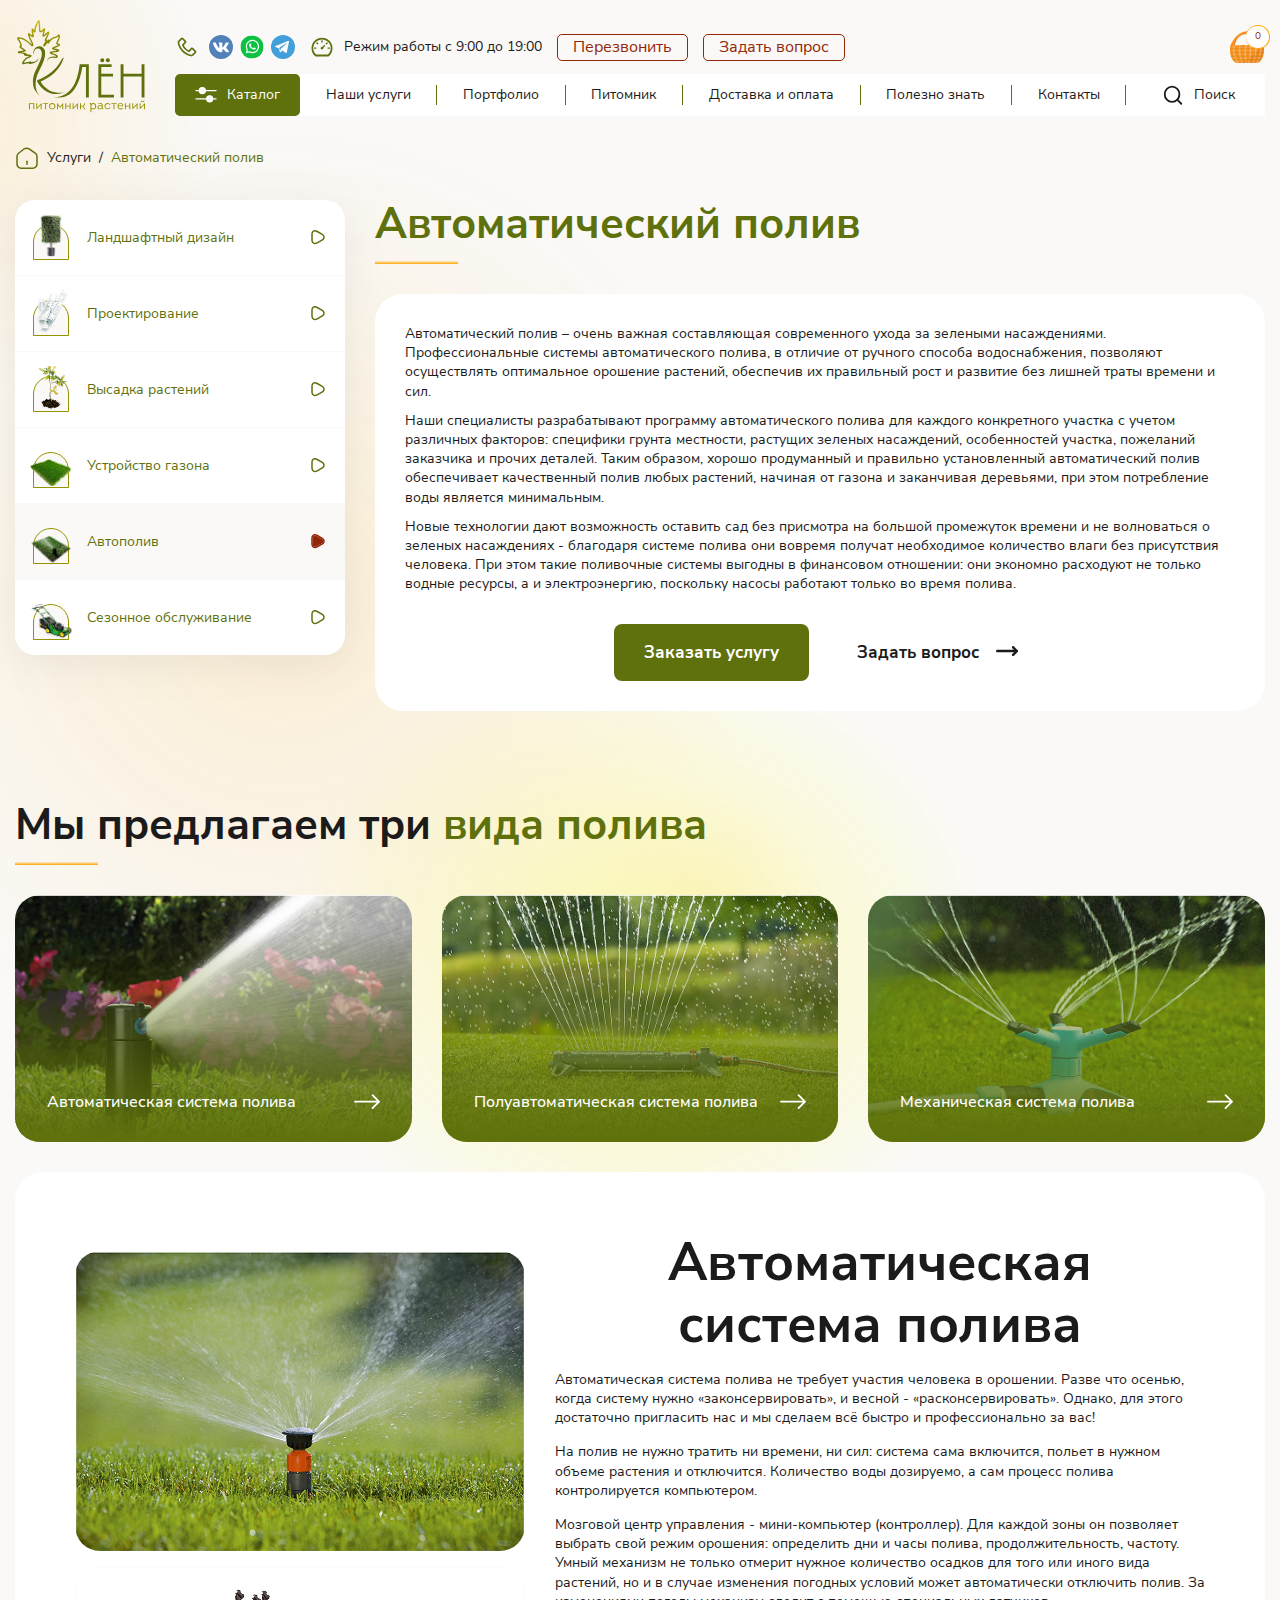
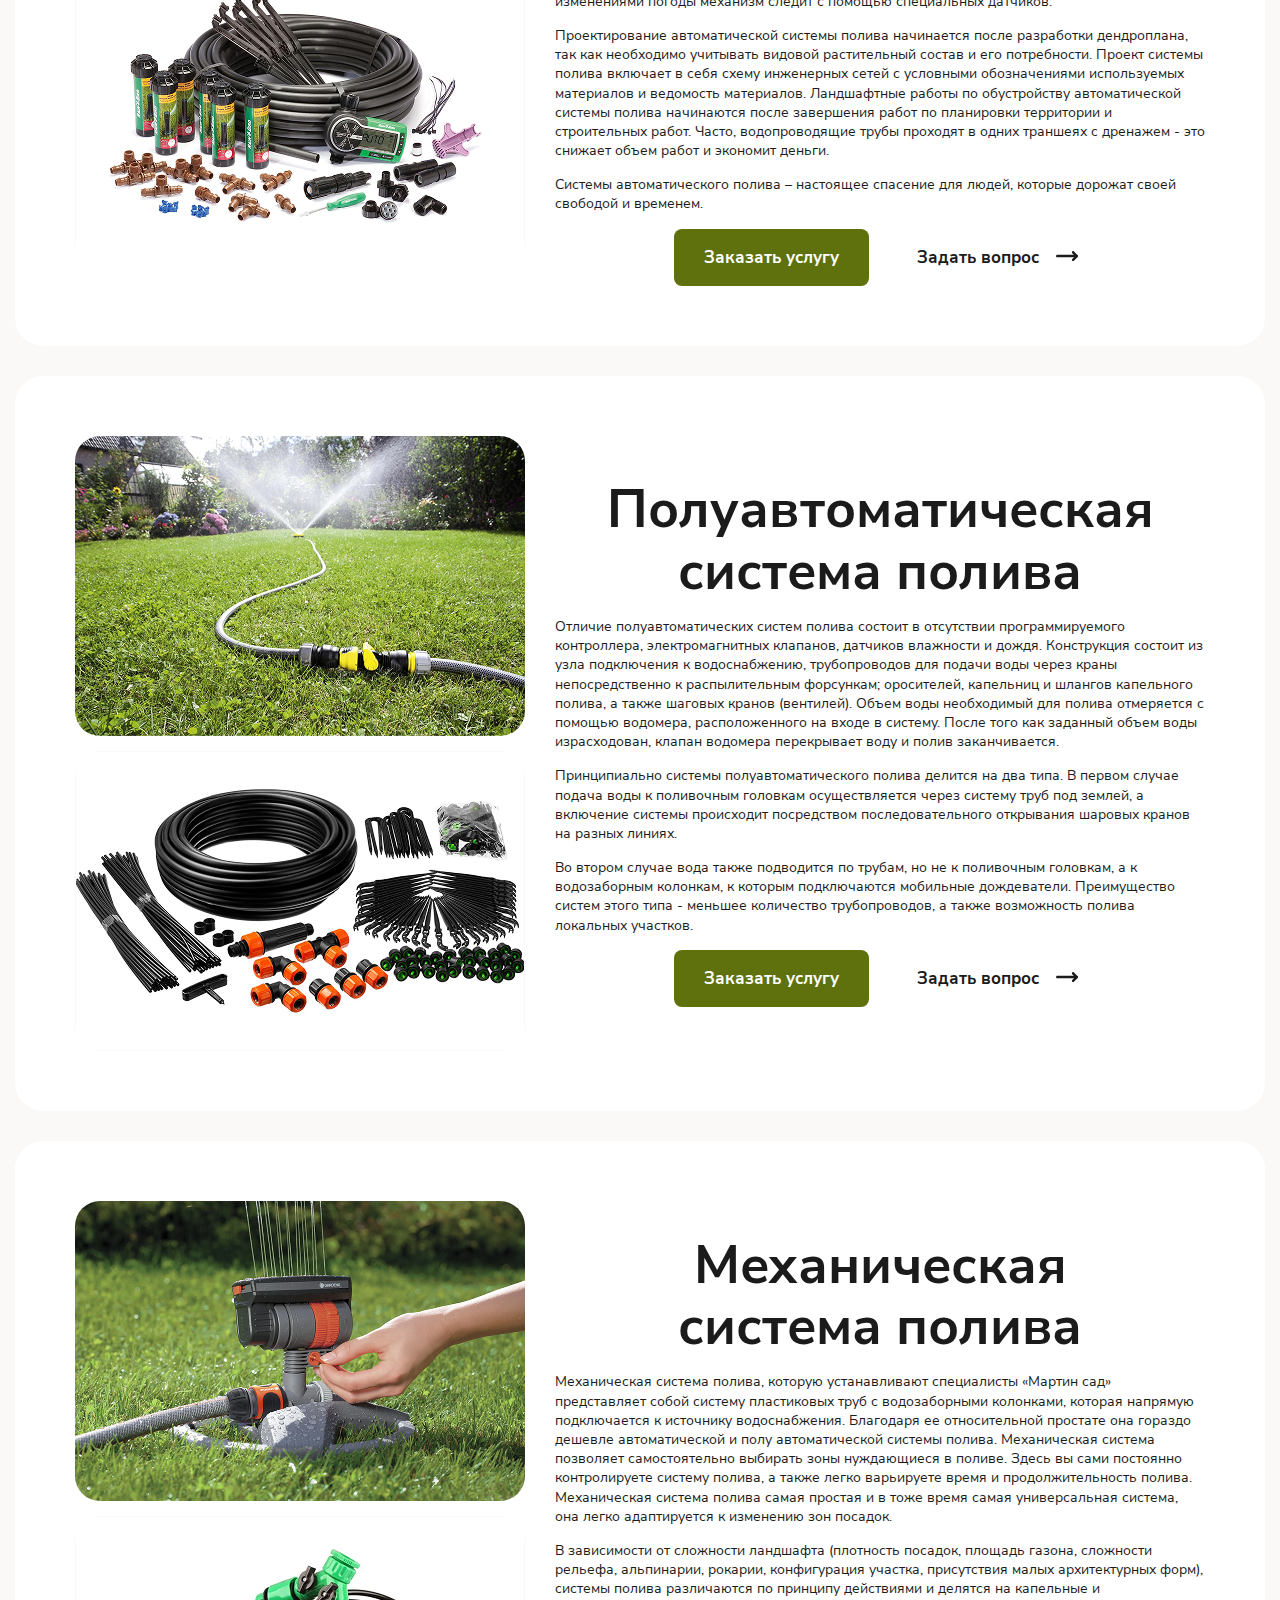
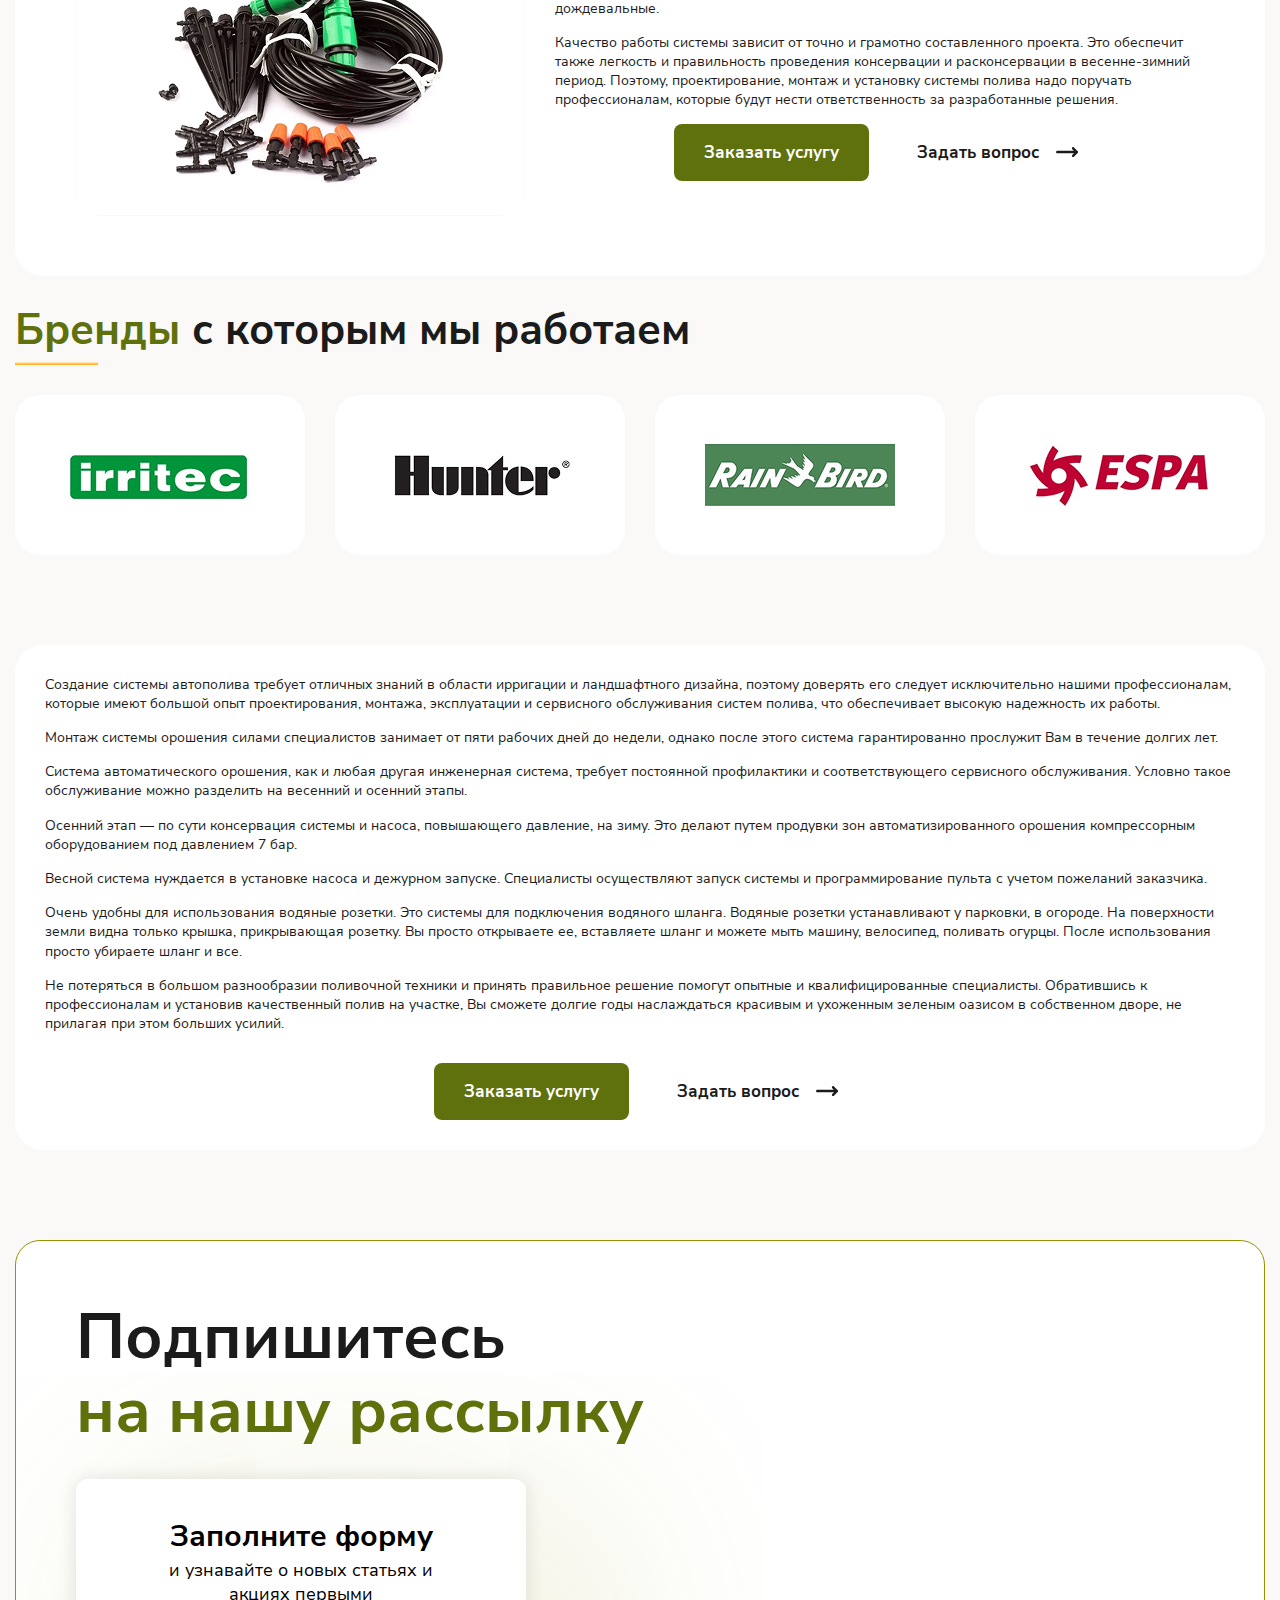
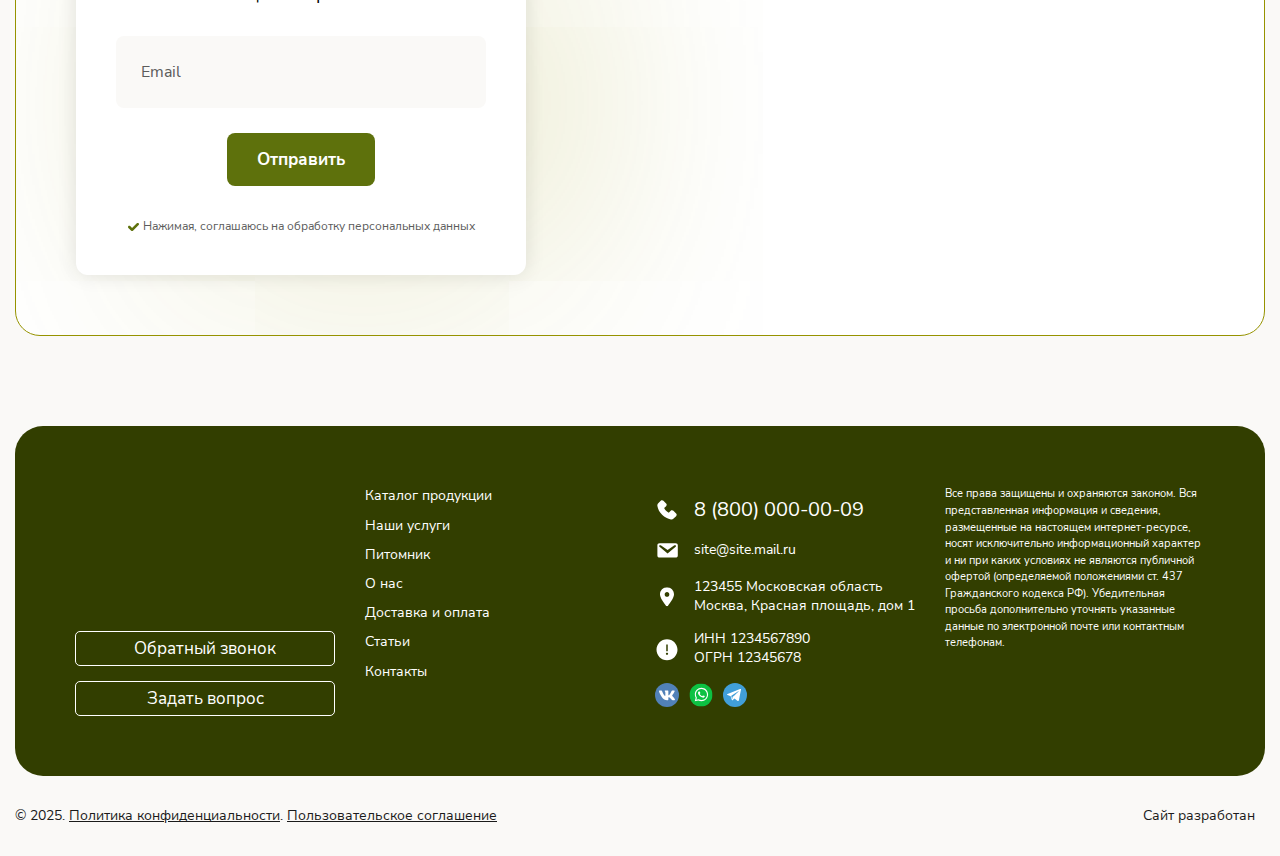
<file: pages/service.html>
<!DOCTYPE html>
<html lang="ru">

<head>
	<meta charset="UTF-8">
	<meta name="viewport" content="width=device-width, initial-scale=1, minimum-scale=1, maximum-scale=1">
	<title>Автоматический полив</title>
	<link rel="icon" type="image/x-icon" href="/images/logo-white.svg">

	<link rel="stylesheet" href="/styles/css/swiper-bundle.min.css">
	<link rel="stylesheet" href="/styles/css/jquery-ui.min.css">
	<link rel="stylesheet" href="/styles/css/styles.css">
</head>

<body>
	<header class="header">
		<div class="header__container container">
			<a href="/" class="header__logo">
				<img src="/images/logo.svg" alt="Клён — питомник растений" loading="lazy">
			</a>
			<div class="header__content">
				<div class="header__top">
					<div class="header__contacts">
						<div class="header__contacts-group">
							<a href="tel:88000000009" class="header__phone">
								<img src="/images/icons/phone.svg" alt="Телефон">
								<span>8 (800) 000-00-09</span>
							</a>
							<div class="header__socials">
								<a href="#" class="header__social" aria-label="ВКонтакте"><img src="/images/icons/vkontakte.svg"
										alt="VK"></a>
								<a href="#" class="header__social" aria-label="WhatsApp"><img src="/images/icons/whatsapp.svg"
										alt="WhatsApp"></a>
								<a href="#" class="header__social" aria-label="Telegram"><img src="/images/icons/telegram.svg"
										alt="Telegram"></a>
							</div>
						</div>
						<div class="header__schedule">
							<img src="/images/icons/dashboard.svg" alt="">
							<span>Режим работы с 9:00 до 19:00</span>
						</div>
						<div class="header__actions">
							<button class="header__button button button--outline js-modal-callback">Перезвонить</button>
							<button class="header__button button button--outline js-modal-askQuestion">Задать вопрос</button>
						</div>
					</div>
					<a href="#" class="header__cart js-modal-cart">
						<div class="header__cart-icon-wrapper">
							<img src="/images/icons/cart.svg" alt="Корзина">
							<span class="header__cart-number">0</span>
						</div>
						<span class="header__cart-text">В корзине пусто</span>
					</a>
				</div>
				<nav class="header__nav">
					<ul class="header__menu">
						<li><a href="#" class="header__catalog"><img src="/images/icons/catalog-icon.svg" alt="Каталог">Каталог</a>
						</li>
						<li><a href="#">Наши услуги</a></li>
						<li><a href="#">Портфолио</a></li>
						<li><a href="#">Питомник</a></li>
						<li><a href="#">Доставка и оплата</a></li>
						<li><a href="#">Полезно знать</a></li>
						<li><a href="#">Контакты</a></li>
						<li>
							<a href="#" class="header__search">
								<span class="header__search-icon">
									<img src="/images/icons/search.svg" alt="Поиск">
								</span>
								Поиск
							</a>
						</li>
					</ul>
				</nav>
			</div>
		</div>
	</header>

	<nav class="breadcrumbs container">
		<ul class="breadcrumbs__list">
			<li class="breadcrumbs__item"><a href="#">Услуги</a></li>
			<li class="breadcrumbs__item"><a href="#">Автоматический полив</a></li>
		</ul>
	</nav>
	<main class="main">

		<section class="catalog">
			<div class="catalog__container container">
				<aside class="catalog__aside">
					<div class="catalog-categories">
						<div class="catalog-categories__list">
							<a href="#" class="catalog-categories__item">
								<div class="catalog-categories__frame">
									<div class="catalog-categories__image" style="width: 32px; height: 47px;">
										<img src="/images/services/our-services-1.png" alt="Ландшафтный дизайн" loading="lazy">
									</div>
								</div>
								<div class="catalog-categories__text">
									<div class="catalog-categories__name">Ландшафтный дизайн</div>
								</div>
								<div class="catalog-categories__button">
									<img src="/images/icons/button-right.svg" alt="" class="catalog-categories__button-primary"
										loading="lazy">
									<img src="/images/icons/button-right-filled.svg" alt="" class="catalog-categories__button-secondary"
										loading="lazy">
								</div>
							</a>
							<a href="#" class="catalog-categories__item">
								<div class="catalog-categories__frame">
									<div class="catalog-categories__image" style="width: 43px; height: 47px;">
										<img src="/images/services/our-services-2.png" alt="Проектирование" loading="lazy">
									</div>
								</div>
								<div class="catalog-categories__text">
									<div class="catalog-categories__name">Проектирование</div>
								</div>
								<div class="catalog-categories__button">
									<img src="/images/icons/button-right.svg" alt="" class="catalog-categories__button-primary"
										loading="lazy">
									<img src="/images/icons/button-right-filled.svg" alt="" class="catalog-categories__button-secondary"
										loading="lazy">
								</div>
							</a>
							<a href="#" class="catalog-categories__item">
								<div class="catalog-categories__frame">
									<div class="catalog-categories__image" style="width: 35px; height: 46px;">
										<img src="/images/services/our-services-3.png" alt="Высадка растений" loading="lazy">
									</div>
								</div>
								<div class="catalog-categories__text">
									<div class="catalog-categories__name">Высадка растений</div>
								</div>
								<div class="catalog-categories__button">
									<img src="/images/icons/button-right.svg" alt="" class="catalog-categories__button-primary"
										loading="lazy">
									<img src="/images/icons/button-right-filled.svg" alt="" class="catalog-categories__button-secondary"
										loading="lazy">
								</div>
							</a>
							<a href="#" class="catalog-categories__item">
								<div class="catalog-categories__frame">
									<div class="catalog-categories__image" style="width: 44px; height: 32px;">
										<img src="/images/services/our-services-4.png" alt="Устройство газона" loading="lazy">
									</div>
								</div>
								<div class="catalog-categories__text">
									<div class="catalog-categories__name">Устройство газона</div>
								</div>
								<div class="catalog-categories__button">
									<img src="/images/icons/button-right.svg" alt="" class="catalog-categories__button-primary"
										loading="lazy">
									<img src="/images/icons/button-right-filled.svg" alt="" class="catalog-categories__button-secondary"
										loading="lazy">
								</div>
							</a>
							<a href="#" class="catalog-categories__item is-active">
								<div class="catalog-categories__frame">
									<div class="catalog-categories__image" style="width: 49px; height: 28px;">
										<img src="/images/services/our-services-5.png" alt="Автополив" loading="lazy">
									</div>
								</div>
								<div class="catalog-categories__text">
									<div class="catalog-categories__name">Автополив</div>
								</div>
								<div class="catalog-categories__button">
									<img src="/images/icons/button-right.svg" alt="" class="catalog-categories__button-primary"
										loading="lazy">
									<img src="/images/icons/button-right-filled.svg" alt="" class="catalog-categories__button-secondary"
										loading="lazy">
								</div>
							</a>
							<a href="#" class="catalog-categories__item">
								<div class="catalog-categories__frame">
									<div class="catalog-categories__image" style="width: 55px; height: 36px;">
										<img src="/images/services/our-services-6.png" alt="Сезонное обслуживание" loading="lazy">
									</div>
								</div>
								<div class="catalog-categories__text">
									<div class="catalog-categories__name">Сезонное обслуживание</div>
								</div>
								<div class="catalog-categories__button">
									<img src="/images/icons/button-right.svg" alt="" class="catalog-categories__button-primary"
										loading="lazy">
									<img src="/images/icons/button-right-filled.svg" alt="" class="catalog-categories__button-secondary"
										loading="lazy">
								</div>
							</a>
						</div>
					</div>
				</aside>

				<div class="catalog__main">

					<h1 class="catalog__title h2 bottom-line"><span>Автоматический полив</span></h1>

					<section class="text-block text-block--sm-padding text-block--sm-gap">
						<div class="text-block__inner">
							<div class="article">
								<h2 class="visually-hidden">Что такое автоматический полив?</h2>
								<p>Автоматический полив – очень важная составляющая современного ухода за зелеными насаждениями.
									Профессиональные системы автоматического полива, в отличие от ручного способа водоснабжения, позволяют
									осуществлять оптимальное орошение растений, обеспечив их правильный рост и развитие без лишней траты
									времени и сил.
								</p>
								<p>Наши специалисты разрабатывают программу автоматического полива для каждого конкретного участка с
									учетом различных факторов: специфики грунта местности, растущих зеленых насаждений, особенностей
									участка, пожеланий заказчика и прочих деталей. Таким образом, хорошо продуманный и правильно
									установленный автоматический полив обеспечивает качественный полив любых растений, начиная от газона и
									заканчивая деревьями, при этом потребление воды является минимальным.</p>
								<p>Новые технологии дают возможность оставить сад без присмотра на большой промежуток времени и не
									волноваться о зеленых насаждениях - благодаря системе полива они вовремя получат необходимое
									количество влаги без присутствия человека. При этом такие поливочные системы выгодны в финансовом
									отношении: они экономно расходуют не только водные ресурсы, а и электроэнергию, поскольку насосы
									работают только во время полива.</p>
							</div>
							<footer>
								<button type="button" class="button js-modal-callback">Заказать услугу</button>
								<a href="#" class="button button--link js-modal-askQuestion">Задать вопрос
									<img src="/images/icons/arrow.svg" alt=""></a>
							</footer>
						</div>
					</section>

				</div>
			</div>
		</section>

		<div class="section-group">

			<section class="service-types">
				<div class="service-types__container container">
					<h2 class="service-types__title bottom-line">Мы предлагаем три <span> вида полива</span></h2>
					<ul class="service-types__cards">
						<li>
							<a href="#" class="service-types__card">
								<div class="service-types__image">
									<img src="/images/services/irrigation-types-1.jpg" alt="Автоматическая система полива" loading="lazy">
								</div>
								<div class="service-types__overlay">
									<div class="service-types__text button button--link">
										Автоматическая система полива
										<img src="/images/icons/arrow-white.svg" alt="">
									</div>
								</div>
							</a>
						</li>
						<li>
							<a href="#" class="service-types__card">
								<div class="service-types__image">
									<img src="/images/services/irrigation-types-2.jpg" alt="Полуавтоматическая система полива"
										loading="lazy">
								</div>
								<div class="service-types__overlay">
									<div class="service-types__text button button--link">
										Полуавтоматическая система полива
										<img src="/images/icons/arrow-white.svg" alt="">
									</div>
								</div>
							</a>
						</li>
						<li>
							<a href="#" class="service-types__card">
								<div class="service-types__image">
									<img src="/images/services/irrigation-types-3.jpg" alt="Механическая система полива" loading="lazy">
								</div>
								<div class="service-types__overlay">
									<div class="service-types__text button button--link">
										Механическая система полива
										<img src="/images/icons/arrow-white.svg" alt="">
									</div>
								</div>
							</a>
						</li>
					</ul>
				</div>
			</section>

			<section class="text-block">
				<div class="container">
					<div class="text-block__inner">
						<div class="article">
							<div class="text-block__row text-block__row--asymm">
								<div class="text-block__col">
									<img src="/images/services/auto-irrigation-1.jpg" alt="" width="450" height="300">
									<img src="/images/services/auto-irrigation-2.jpg" alt="" width="450" height="300">
								</div>
								<div class="text-block__col">
									<h2>Автоматическая система полива</h2>
									<p>Автоматическая система полива не требует участия человека в орошении. Разве что осенью, когда
										систему
										нужно «законсервировать», и весной - «расконсервировать». Однако, для этого достаточно пригласить
										нас
										и мы сделаем всё быстро и профессионально за вас!</p>
									<p>На полив не нужно тратить ни времени, ни сил: система сама включится, польет в нужном объеме
										растения
										и отключится. Количество воды дозируемо, а сам процесс полива контролируется компьютером.</p>
									<p>Мозговой центр управления - мини-компьютер (контроллер). Для каждой зоны он позволяет выбрать свой
										режим орошения: определить дни и часы полива, продолжительность, частоту. Умный механизм не только
										отмерит нужное количество осадков для того или иного вида растений, но и в случае изменения погодных
										условий может автоматически отключить полив. За изменениями погоды механизм следит с помощью
										специальных датчиков.</p>
									<p>Проектирование автоматической системы полива начинается после разработки дендроплана, так как
										необходимо учитывать видовой растительный состав и его потребности. Проект системы полива включает в
										себя схему инженерных сетей с условными обозначениями используемых материалов и ведомость
										материалов.
										Ландшафтные работы по обустройству автоматической системы полива начинаются после завершения работ
										по
										планировки территории и строительных работ. Часто, водопроводящие трубы проходят в одних траншеях с
										дренажем - это снижает объем работ и экономит деньги.</p>
									<p>Системы автоматического полива – настоящее спасение для людей, которые дорожат своей свободой и
										временем. </p>
									<footer>
										<button type="button" class="button js-modal-callback">Заказать услугу</button>
										<a href="#" class="button button--link js-modal-askQuestion">Задать вопрос
											<img src="/images/icons/arrow.svg" alt=""></a>
									</footer>
								</div>
							</div>
						</div>
					</div>
				</div>
			</section>

			<section class="text-block">
				<div class="container">
					<div class="text-block__inner">
						<div class="article">
							<div class="text-block__row text-block__row--asymm">
								<div class="text-block__col">
									<img src="/images/services/semi-auto-irrigation-1.jpg" alt="" width="450" height="300">
									<img src="/images/services/semi-auto-irrigation-2.jpg" alt="" width="450" height="300">
								</div>
								<div class="text-block__col">
									<h2>Полуавтоматическая система полива</h2>
									<p>Отличие полуавтоматических систем полива состоит в отсутствии программируемого контроллера,
										электромагнитных клапанов, датчиков влажности и дождя. Конструкция состоит из узла подключения к
										водоснабжению, трубопроводов для подачи воды через краны непосредственно к распылительным форсункам;
										оросителей, капельниц и шлангов капельного полива, а также шаговых кранов (вентилей). Объем воды
										необходимый для полива отмеряется с помощью водомера, расположенного на входе в систему. После того
										как заданный объем воды израсходован, клапан водомера перекрывает воду и полив заканчивается.</p>
									<p>Принципиально системы полуавтоматического полива делится на два типа. В первом случае подача воды к
										поливочным головкам осуществляется через систему труб под землей, а включение системы происходит
										посредством последовательного открывания шаровых кранов на разных линиях.</p>
									<p>Во втором случае вода также подводится по трубам, но не к поливочным головкам, а к водозаборным
										колонкам, к которым подключаются мобильные дождеватели. Преимущество систем этого типа - меньшее
										количество трубопроводов, а также возможность полива локальных участков.</p>
									<footer>
										<button type="button" class="button js-modal-callback">Заказать услугу</button>
										<a href="#" class="button button--link js-modal-askQuestion">Задать вопрос
											<img src="/images/icons/arrow.svg" alt=""></a>
									</footer>
								</div>
							</div>
						</div>

					</div>
				</div>
			</section>

			<section class="text-block">
				<div class="container">
					<div class="text-block__inner">
						<div class="article">
							<div class="text-block__row text-block__row--asymm">
								<div class="text-block__col">
									<img src="/images/services/mechanical-irrigation-1.jpg" alt="" width="450" height="300">
									<img src="/images/services/mechanical-irrigation-2.jpg" alt="" width="450" height="300">
								</div>
								<div class="text-block__col">
									<h2>Механическая система полива</h2>
									<p>Механическая система полива, которую устанавливают специалисты «Мартин сад» представляет собой
										систему пластиковых труб с водозаборными колонками, которая напрямую подключается к источнику
										водоснабжения. Благодаря ее относительной простате она гораздо дешевле автоматической и полу
										автоматической системы полива. Механическая система позволяет самостоятельно выбирать зоны
										нуждающиеся
										в поливе. Здесь вы сами постоянно контролируете систему полива, а также легко варьируете время и
										продолжительность полива. Механическая система полива самая простая и в тоже время самая
										универсальная
										система, она легко адаптируется к изменению зон посадок.</p>
									<p>В зависимости от сложности ландшафта (плотность посадок, площадь газона, сложности рельефа,
										альпинарии, рокарии, конфигурация участка, присутствия малых архитектурных форм), системы полива
										различаются по принципу действиями и делятся на капельные и дождевальные.</p>
									<p>Качество работы системы зависит от точно и грамотно составленного проекта. Это обеспечит также
										легкость и правильность проведения консервации и расконсервации в весенне-зимний период. Поэтому,
										проектирование, монтаж и установку системы полива надо поручать профессионалам, которые будут нести
										ответственность за разработанные решения.</p>
									<footer>
										<button type="button" class="button js-modal-callback">Заказать услугу</button>
										<a href="#" class="button button--link js-modal-askQuestion">Задать вопрос
											<img src="/images/icons/arrow.svg" alt=""></a>
									</footer>
								</div>
							</div>
						</div>

					</div>
				</div>
			</section>

			<section class="brands">
				<div class="brands__container container">
					<h2 class="brands__title bottom-line"><span>Бренды</span> с которым мы работаем</h2>
					<div class="brands__swiper swiper">
						<div class="swiper-wrapper">
							<div class="swiper-slide">
								<div class="brands__card">
									<img src="/images/brands/brands-1.jpg" alt="irritec">
								</div>
							</div>
							<div class="swiper-slide">
								<div class="brands__card">
									<img src="/images/brands/brands-2.jpg" alt="Hunter">
								</div>
							</div>
							<div class="swiper-slide">
								<div class="brands__card">
									<img src="/images/brands/brands-3.jpg" alt="Rain Bird">
								</div>
							</div>
							<div class="swiper-slide">
								<div class="brands__card">
									<img src="/images/brands/brands-4.jpg" alt="ESPA">
								</div>
							</div>
							<div class="swiper-slide">
								<div class="brands__card">
									<img src="/images/brands/brands-5.jpg" alt="aquario">
								</div>
							</div>
						</div>
					</div>
				</div>
			</section>
		</div>

		<section class="text-block text-block--sm-padding">
			<div class="container">
				<div class="text-block__inner">
					<div class="article">
						<h2 class="visually-hidden">Особенности установки и обслуживания систем автополива</h2>
						<p>Создание системы автополива требует отличных знаний в области ирригации и ландшафтного дизайна, поэтому
							доверять его следует исключительно нашими профессионалам, которые имеют большой опыт проектирования,
							монтажа, эксплуатации и сервисного обслуживания систем полива, что обеспечивает высокую надежность их
							работы.</p>
						<p>Монтаж системы орошения силами специалистов занимает от пяти рабочих дней до недели, однако после этого
							система гарантированно прослужит Вам в течение долгих лет.</p>
						<p>Система автоматического орошения, как и любая другая инженерная система, требует постоянной профилактики
							и соответствующего сервисного обслуживания. Условно такое обслуживание можно разделить на весенний и
							осенний этапы.</p>
						<p>Осенний этап — по сути консервация системы и насоса, повышающего давление, на зиму. Это делают путем
							продувки зон автоматизированного орошения компрессорным оборудованием под давлением 7 бар.</p>
						<p>Весной система нуждается в установке насоса и дежурном запуске. Специалисты осуществляют запуск системы и
							программирование пульта с учетом пожеланий заказчика.</p>
						<p>Очень удобны для использования водяные розетки. Это системы для подключения водяного шланга. Водяные
							розетки устанавливают у парковки, в огороде. На поверхности земли видна только крышка, прикрывающая
							розетку. Вы просто открываете ее, вставляете шланг и можете мыть машину, велосипед, поливать огурцы. После
							использования просто убираете шланг и все.</p>
						<p>Не потеряться в большом разнообразии поливочной техники и принять правильное решение помогут опытные и
							квалифицированные специалисты. Обратившись к профессионалам и установив качественный полив на участке, Вы
							сможете долгие годы наслаждаться красивым и ухоженным зеленым оазисом в собственном дворе, не прилагая при
							этом больших усилий.</p>
					</div>
					<footer>
						<button type="button" class="button js-modal-callback">Заказать услугу</button>
						<a href="#" class="button button--link js-modal-askQuestion">Задать вопрос
							<img src="/images/icons/arrow.svg" alt=""></a>
					</footer>
				</div>
			</div>
		</section>

		<section class="mailing">
			<div class="mailing__container container">
				<div class="mailing__inner">
					<div class="mailing__content">
						<h2 class="mailing__title">
							Подпишитесь <br>
							<span>на нашу рассылку</span>
						</h2>
						<form class="mailing__form form" id="mailing-form">
							<header class="mailing__form-header">
								<h3 class="mailing__form-title">Заполните форму</h3>
								<p class="mailing__form-subtitle">и узнавайте о новых статьях и акциях первыми</p>
							</header>
							<input type="email" class="form__input" name="email" id="email" placeholder="Email" required>
							<button type="submit" class="mailing__form-button button">Отправить</button>
							<div class="form__group">
								<input type="checkbox" name="privacy" id="privacy" class="form__checkbox-sm" checked required>
								<label for="privacy" class="form__label">Нажимая, соглашаюсь на обработку персональных данных</label>
							</div>
						</form>
					</div>
					<div class="mailing__image">
						<img src="/images/mailing/mailing-2.jpg" alt="Цветы" loading="lazy">
					</div>
				</div>
			</div>
		</section>

	</main>

	<footer class="footer">
		<div class="footer__container container">
			<div class="footer__top">
				<div class="footer__logo footer__col">
					<div class="footer__image">
						<img src="/images/logo-white.svg" alt="Клён — питомник растений" loading="lazy">
					</div>
					<div class="footer__actions">
						<button class="footer__button button button--outline js-modal-callback">Обратный звонок</button>
						<button class="footer__button button button--outline js-modal-askQuestion">Задать вопрос</button>
					</div>
				</div>
				<ul class="footer__menu footer__col">
					<li><a href="#">Каталог продукции</a></li>
					<li><a href="#">Наши услуги</a></li>
					<li><a href="#">Питомник</a></li>
					<li><a href="#">О нас</a></li>
					<li><a href="#">Доставка и оплата</a></li>
					<li><a href="#">Статьи</a></li>
					<li><a href="#">Контакты</a></li>
				</ul>
				<div class="footer__contacts footer__col">
					<div class="footer__contacts-group footer__phone">
						<img src="/images/icons/phone-white.svg" alt="">
						<a href="tel:88000000009">8 (800) 000-00-09</a>
					</div>
					<div class="footer__contacts-group">
						<img src="/images/icons/email-white.svg" alt="">
						<a href="mailto:site@site.mail.ru">site@site.mail.ru</a>
					</div>
					<div class="footer__contacts-group">
						<img src="/images/icons/location-white.svg" alt="">
						<a href="#">
							<span>123455 Московская область<br>Москва, Красная площадь, дом 1</span>
						</a>
					</div>
					<div class="footer__contacts-group">
						<img src="/images/icons/exclamation-white.svg" alt="">
						<span>ИНН 1234567890<br>ОГРН 12345678</span>
					</div>
					<div class="footer__socials">
						<a href="#" class="footer__social" aria-label="ВКонтакте"><img src="/images/icons/vkontakte.svg"
								alt="VK"></a>
						<a href="#" class="footer__social" aria-label="WhatsApp"><img src="/images/icons/whatsapp.svg"
								alt="WhatsApp"></a>
						<a href="#" class="footer__social" aria-label="Telegram"><img src="/images/icons/telegram.svg"
								alt="Telegram"></a>
					</div>
				</div>
				<div class="footer__info footer__col">
					Все права защищены и охраняются законом. Вся представленная информация и сведения, размещенные на настоящем
					интернет-ресурсе, носят исключительно информационный характер и ни при каких условиях не являются публичной
					офертой (определяемой положениями ст. 437 Гражданского кодекса РФ). Убедительная просьба дополнительно
					уточнять указанные данные по электронной почте или контактным телефонам.
				</div>
			</div>

			<div class="footer__bottom">
				<div class="footer__copyright">
					<span>© 2025.</span>
					<a href="#">Политика конфиденциальности</a>.
					<a href="#">Пользовательское соглашение</a>
				</div>
				<a href="#" class="footer__dev">
					<span>Сайт разработан</span>
					<img src="/images/agelar.svg" alt="Agelar" loading="lazy">
				</a>
			</div>
		</div>
	</footer>

	<script src="/scripts/jquery-3.7.1.min.js"></script>
	<script src="/scripts/jquery-ui.min.js"></script>
	<script src="/scripts/jquery.mask.min.js"></script>
	<script src="/scripts/swiper-bundle.min.js"></script>
	<script src="/scripts/micromodal.min.js"></script>
	<script src="/scripts/main.js"></script>


	<!-- Modals -->
	<div class="modal micromodal-slide" id="modal-callback" aria-hidden="true">
		<div class="modal__overlay" tabindex="-1" data-micromodal-close>
			<div class="modal__container" role="dialog" aria-modal="true" aria-labelledby="modal-callback-title">
				<header class="modal__header">
					<div></div>
					<button class="modal__close" aria-label="Закрыть" data-micromodal-close></button>
				</header>
				<div class="modal__content" id="modal-callback-content">
					<form class="modal__form form" id="callback-form">
						<div class="modal__form-header">
							<h3 class="modal__form-title" id="modal-callback-title">Связаться с вами?</h3>
							<p class="modal__form-subtitle">Менеджер перезвонит вам
								в ближайшее время</p>
						</div>
						<div class="modal__form-inputs">
							<input type="text" id="callback-name" name="callback-name" class="form__input" placeholder="Ваше имя"
								required>
							<input type="tel" id="callback-phone" name="callback-phone" class="form__input" placeholder="Телефон"
								maxlength="18" required>
						</div>
						<div class="form__group">
							<input type="checkbox" name="callback-privacy" id="callback-privacy" class="form__checkbox-sm" checked
								required>
							<label for="callback-privacy" class="form__label">Нажимая, соглашаюсь на обработку персональных
								данных</label>
						</div>
						<div class="modal__form-bottom">
							<button type="submit" class="button">Перезвоните мне</button>
						</div>
					</form>
				</div>
			</div>
		</div>
	</div>

	<div class="modal micromodal-slide" id="modal-sendCatalog" aria-hidden="true">
		<div class="modal__overlay" tabindex="-1" data-micromodal-close>
			<div class="modal__container" role="dialog" aria-modal="true" aria-labelledby="modal-sendCatalog-title">
				<header class="modal__header">
					<div></div>
					<button class="modal__close" aria-label="Закрыть" data-micromodal-close></button>
				</header>
				<div class="modal__content" id="modal-sendCatalog-content">
					<form class="modal__form form" id="sendcatalog-form">
						<div class="modal__form-header">
							<h3 class="modal__form-title" id="modal-sendCatalog-title">Прислать вам каталог и прайс?</h3>
							<p class="modal__form-subtitle">Заполните форму и мы вышлем все
								в ближайшее время</p>
						</div>
						<div class="modal__form-inputs">
							<input type="text" id="sendcatalog-name" name="sendcatalog-name" class="form__input"
								placeholder="Ваше имя" required>
							<input type="email" id="sendcatalog-email" name="sendcatalog-email" class="form__input"
								placeholder="Email" required>
						</div>
						<div class="form__group">
							<input type="checkbox" name="sendcatalog-privacy" id="sendcatalog-privacy" class="form__checkbox-sm"
								checked required>
							<label for="sendcatalog-privacy" class="form__label">Нажимая, соглашаюсь на обработку персональных
								данных</label>
						</div>
						<div class="modal__form-bottom">
							<button type="submit" class="button">Отправить</button>
						</div>
					</form>
				</div>
			</div>
		</div>
	</div>

	<div class="modal micromodal-slide" id="modal-requestPrice" aria-hidden="true">
		<div class="modal__overlay" tabindex="-1" data-micromodal-close>
			<div class="modal__container" role="dialog" aria-modal="true" aria-labelledby="modal-requestPrice-title">
				<header class="modal__header">
					<div></div>
					<button class="modal__close" aria-label="Закрыть" data-micromodal-close></button>
				</header>
				<div class="modal__content" id="modal-requestPrice-content">
					<form class="modal__form form" id="requestPrice-form">
						<div class="modal__form-header">
							<h3 class="modal__form-title" id="modal-requestPrice-title">Запросить цену</h3>
							<p class="modal__form-subtitle">Вас заинтересовал <span>арт. 123456</span></p>
							<p class="modal__form-subtitle">Заполните форму мы свяжемся с вами для уточнения стоимости</p>
						</div>
						<div class="modal__form-inputs">
							<input type="text" id="requestPrice-name" name="requestPrice-name" class="form__input"
								placeholder="Ваше имя" required>
							<input type="tel" id="requestPrice-phone" name="requestPrice-phone" class="form__input"
								placeholder="Телефон" maxlength="18" required>
						</div>
						<div class="form__group">
							<input type="checkbox" name="requestPrice-privacy" id="requestPrice-privacy" class="form__checkbox-sm"
								checked required>
							<label for="requestPrice-privacy" class="form__label">Нажимая, соглашаюсь на обработку персональных
								данных</label>
						</div>
						<div class="modal__form-bottom">
							<button type="submit" class="button">Отправить</button>
						</div>
					</form>
				</div>
			</div>
		</div>
	</div>

	<div class="modal micromodal-slide" id="modal-askQuestion" aria-hidden="true">
		<div class="modal__overlay" tabindex="-1" data-micromodal-close>
			<div class="modal__container" role="dialog" aria-modal="true" aria-labelledby="modal-askQuestion-title">
				<header class="modal__header">
					<div></div>
					<button class="modal__close" aria-label="Закрыть" data-micromodal-close></button>
				</header>
				<div class="modal__content" id="modal-askQuestion-content">
					<form class="modal__form form" id="askQuestion-form">
						<div class="modal__form-header">
							<h3 class="modal__form-title" id="modal-askQuestion-title">У вас есть вопросы?</h3>
							<p class="modal__form-subtitle">Заполните форму менеджер перезвонит вам в ближайшее время</p>
						</div>
						<div class="modal__form-inputs">
							<input type="text" id="askQuestion-name" name="askQuestion-name" class="form__input"
								placeholder="Ваше имя" required>
							<input type="tel" id="askQuestion-phone" name="askQuestion-phone" class="form__input"
								placeholder="Телефон" maxlength="18" required>
							<textarea name="askQuestion-textarea" id="askQuestion-textarea" rows="10" class="form__textarea"
								placeholder="Текст вопроса"></textarea>
						</div>
						<div class="form__group">
							<input type="checkbox" name="askQuestion-privacy" id="askQuestion-privacy" class="form__checkbox-sm"
								checked required>
							<label for="askQuestion-privacy" class="form__label">Нажимая, соглашаюсь на обработку персональных
								данных</label>
						</div>
						<div class="modal__form-bottom">
							<button type="submit" class="button">Отправить</button>
						</div>
					</form>
				</div>
			</div>
		</div>
	</div>

	<div class="modal micromodal-slide" id="modal-cart" aria-hidden="true">
		<div class="modal__overlay" tabindex="-1" data-micromodal-close>
			<div class="modal__container" role="dialog" aria-modal="true" aria-labelledby="modal-cart-title">
				<header class="modal__header">
					<h2 class="modal__title bottom-line">Ваша корзина</h2>
					<button class="modal__close" aria-label="Закрыть" data-micromodal-close></button>
				</header>
				<div class="modal__content" id="modal-cart-content">

					<div class="modal__cart cart">
						<div class="cart__checkbox-group">
							<label class="form__checkbox" for="cart-select-all">
								<input class="form__checkbox-control" type="checkbox" name="cart-select-all" id="cart-select-all"
									checked>
								<span class="form__checkbox-emulator"></span>
								<span class="form__checkbox-label">Удалить выбранное</span>
							</label>
						</div>
						<ul class="cart__list">
							<li class="cart__item">
								<label class="form__checkbox" for="cart-item-1">
									<input class="form__checkbox-control" type="checkbox" name="cart-item-1" id="cart-item-1" checked>
									<span class="form__checkbox-emulator"></span>
								</label>
								<div class="cart__image">
									<img src="/images/catalog/catalog-1.jpg" alt="Яблоня Ред Кетти" loading="lazy">
								</div>
								<div class="cart__info">
									<div class="cart__articul">Арт. 103296706</div>
									<div class="cart__info-name">
										<a href="#" class="cart__title">Яблоня Ред Кетти</a>
										<div class="cart__subtitle">Malus Red Katie</div>
									</div>
									<div class="cart__desc">С-10,РА 160-180 см + крона</div>
								</div>
								<div class="cart__price-block">
									<div class="cart__price">
										<div class="cart__price-text">Цена</div>
										<div class="cart__price-row">
											<span class="cart__price-current">2 000 ₽</span>
											<span class="cart__price-old">5 000 ₽</span>
										</div>
									</div>
									<div class="cart__quantity">
										<button class="cart__quantity-button cart__quantity-button-minus" type="button">-</button>
										<input type="number" name="cart__quantity-1" id="cart__quantity-1" class="cart__quantity-value"
											value="1" min="1">
										<button class="cart__quantity-button cart__quantity-button-plus" type="button">+</button>
									</div>
									<div class="cart__total">
										<div class="cart__total-text">Цена</div>
										<div class="cart__total-row">
											<span class="cart__total-current">16 000 ₽</span>
											<span class="cart__total-old">25 000 ₽</span>
										</div>
									</div>
								</div>
								<button class="cart__remove" type="button">×</button>
							</li>
							<li class="cart__item">
								<label class="form__checkbox" for="cart-item-2">
									<input class="form__checkbox-control" type="checkbox" name="cart-item-2" id="cart-item-2" checked>
									<span class="form__checkbox-emulator"></span>
								</label>
								<div class="cart__image">
									<img src="/images/catalog/catalog-2.jpg" alt="Яблоня Ред Кетти" loading="lazy">
								</div>
								<div class="cart__info">
									<div class="cart__articul">Арт. 103296706</div>
									<div class="cart__info-name">
										<a href="#" class="cart__title">Яблоня Ред Кетти</a>
										<div class="cart__subtitle">Malus Red Katie</div>
									</div>
									<div class="cart__desc">С-10,РА 160-180 см + крона</div>
								</div>
								<div class="cart__price-block">
									<div class="cart__price">
										<div class="cart__price-text">Цена</div>
										<div class="cart__price-row">
											<span class="cart__price-current">2 000 ₽</span>
											<span class="cart__price-old">5 000 ₽</span>
										</div>
									</div>
									<div class="cart__quantity">
										<button class="cart__quantity-button cart__quantity-button-minus" type="button">-</button>
										<input type="number" name="cart__quantity-2" id="cart__quantity-2" class="cart__quantity-value"
											value="1" min="1">
										<button class="cart__quantity-button cart__quantity-button-plus" type="button">+</button>
									</div>
									<div class="cart__total">
										<div class="cart__total-text">Цена</div>
										<div class="cart__total-row">
											<span class="cart__total-current">16 000 ₽</span>
											<span class="cart__total-old">25 000 ₽</span>
										</div>
									</div>
								</div>
								<button class="cart__remove" type="button">×</button>
							</li>
						</ul>
						<div class="cart__checkbox-group">
							<label class="form__checkbox" for="cart-select-all-bottom">
								<input class="form__checkbox-control" type="checkbox" name="cart-select-all-bottom"
									id="cart-select-all-bottom" checked>
								<span class="form__checkbox-emulator"></span>
								<span class="form__checkbox-label">Удалить выбранное</span>
							</label>
						</div>
					</div>

					<form class="modal__form form" id="cart-form">
						<div class="modal__form-header">
							<h3 class="modal__form-title" id="modal-cart-title">Заполните форму, чтобы оформить заявку</h3>
							<p class="modal__form-subtitle">Менеджер перезвонит вам в ближайшее время, для уточнения заказа и доставки
							</p>
						</div>
						<div class="modal__form-inputs">
							<input type="text" id="cart-name" name="cart-name" class="form__input" placeholder="Ваше имя" required>
							<input type="tel" id="cart-phone" name="cart-phone" class="form__input" placeholder="Телефон"
								maxlength="18" required>
						</div>
						<div class="form__group">
							<input type="checkbox" name="cart-privacy" id="cart-privacy" class="form__checkbox-sm" checked required>
							<label for="cart-privacy" class="form__label">Нажимая, соглашаюсь на обработку персональных
								данных</label>
						</div>
						<div class="modal__form-bottom">
							<button type="submit" class="button">Оставить заявку</button>
							<button type="button" class="button button--link" aria-label="Закрыть" data-micromodal-close>Вернуться к
								покупкам <img src="/images/icons/arrow.svg" alt=""></button>
						</div>
					</form>
				</div>
			</div>
		</div>
	</div>

	<div class="modal micromodal-slide" id="modal-oneClick" aria-hidden="true">
		<div class="modal__overlay" tabindex="-1" data-micromodal-close>
			<div class="modal__container" role="dialog" aria-modal="true" aria-labelledby="modal-oneClick-title">
				<header class="modal__header">
					<div></div>
					<button class="modal__close" aria-label="Закрыть" data-micromodal-close></button>
				</header>
				<div class="modal__content" id="modal-oneClick-content">
					<form class="modal__form form" id="oneClick-form">
						<div class="modal__form-header">
							<h3 class="modal__form-title" id="modal-oneClick-title">Купить в один клик</h3>
							<p class="modal__form-subtitle">Вас заинтересовал <span>арт. 123456</span></p>
							<p class="modal__form-subtitle">Заполните форму менеджер перезвонит вам в ближайшее время для уточнения
								заказа, оплаты и доставки</p>
						</div>
						<div class="modal__form-inputs">
							<input type="text" id="oneClick-name" name="oneClick-name" class="form__input" placeholder="Ваше имя"
								required>
							<input type="tel" id="oneClick-phone" name="oneClick-phone" class="form__input" placeholder="Телефон"
								maxlength="18" required>
							<textarea name="oneClick-textarea" id="oneClick-textarea" rows="10" class="form__textarea"
								placeholder="Комментарий к заказу"></textarea>
						</div>
						<div class="form__group">
							<input type="checkbox" name="oneClick-privacy" id="oneClick-privacy" class="form__checkbox-sm" checked
								required>
							<label for="oneClick-privacy" class="form__label">Нажимая, соглашаюсь на обработку персональных
								данных</label>
						</div>
						<div class="modal__form-bottom">
							<button type="submit" class="button">Отправить</button>
						</div>
					</form>
				</div>
			</div>
		</div>
	</div>

</body>

</html>
</file>
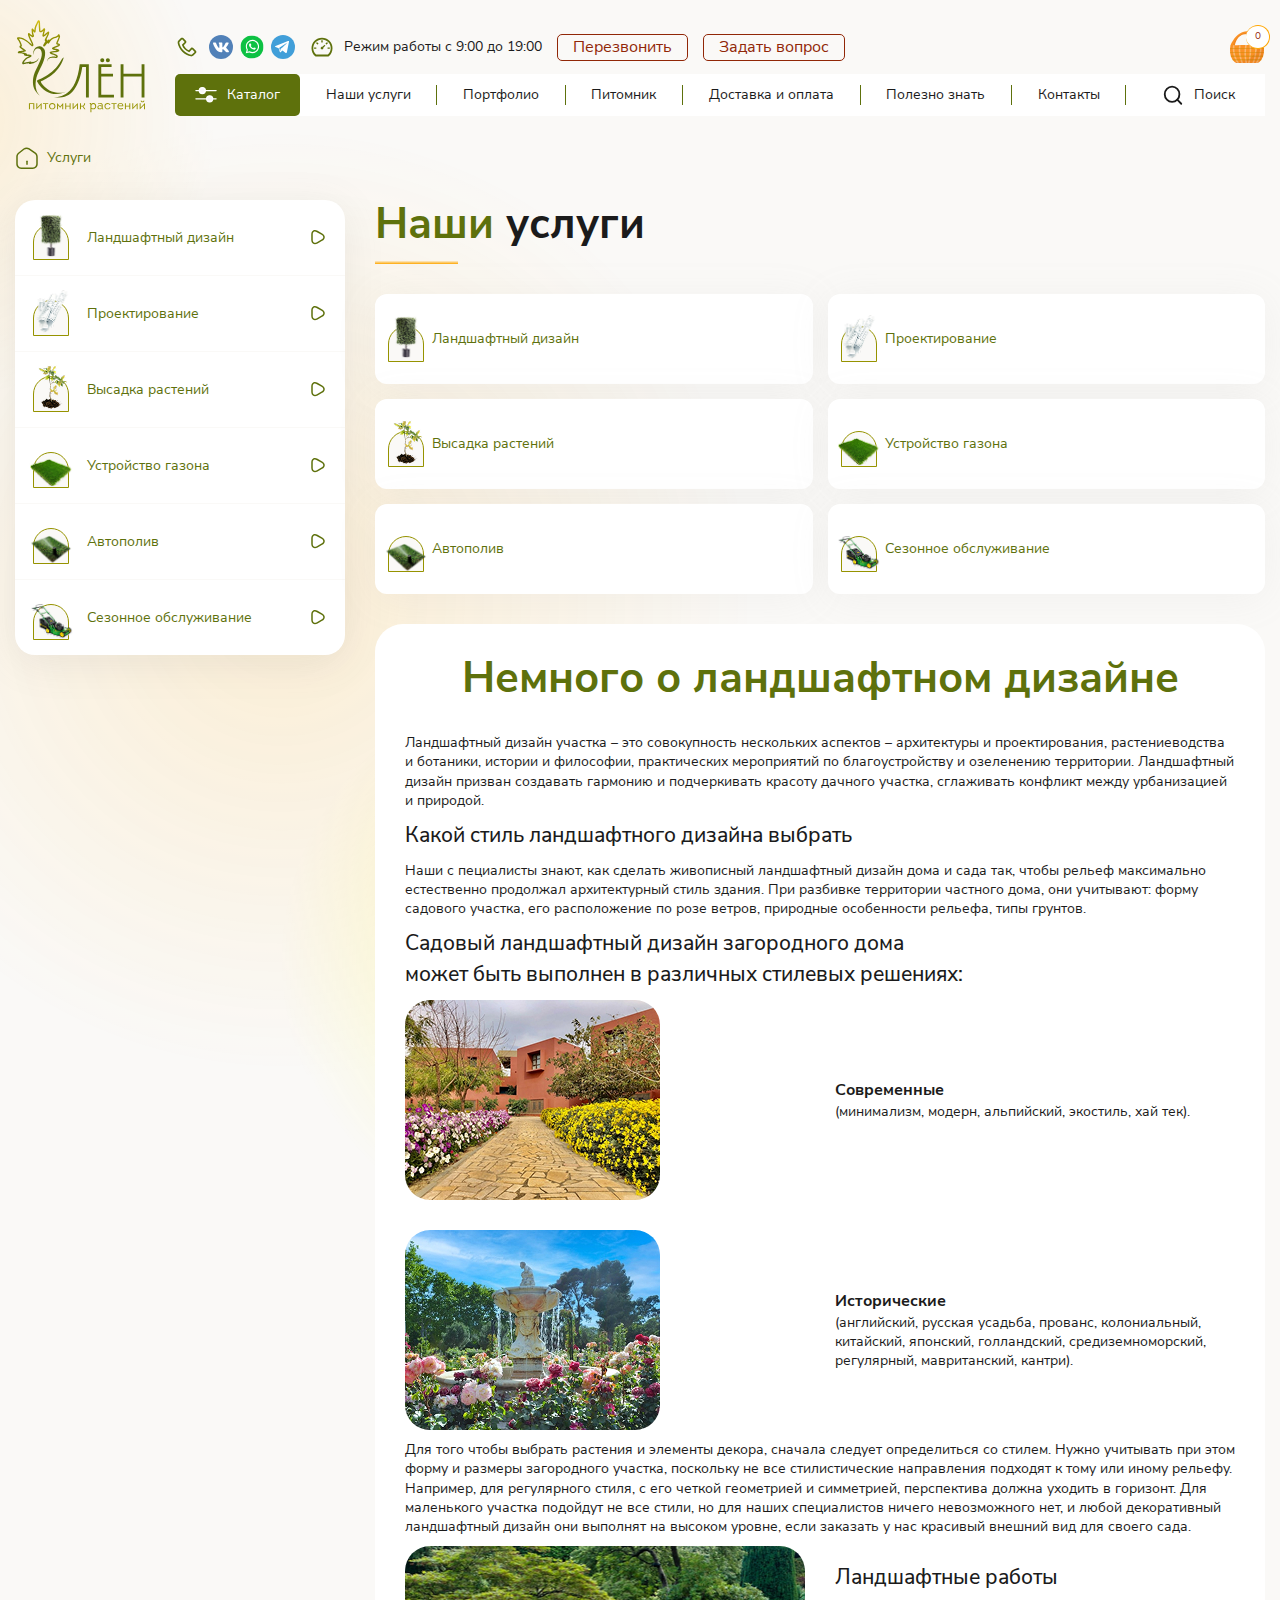
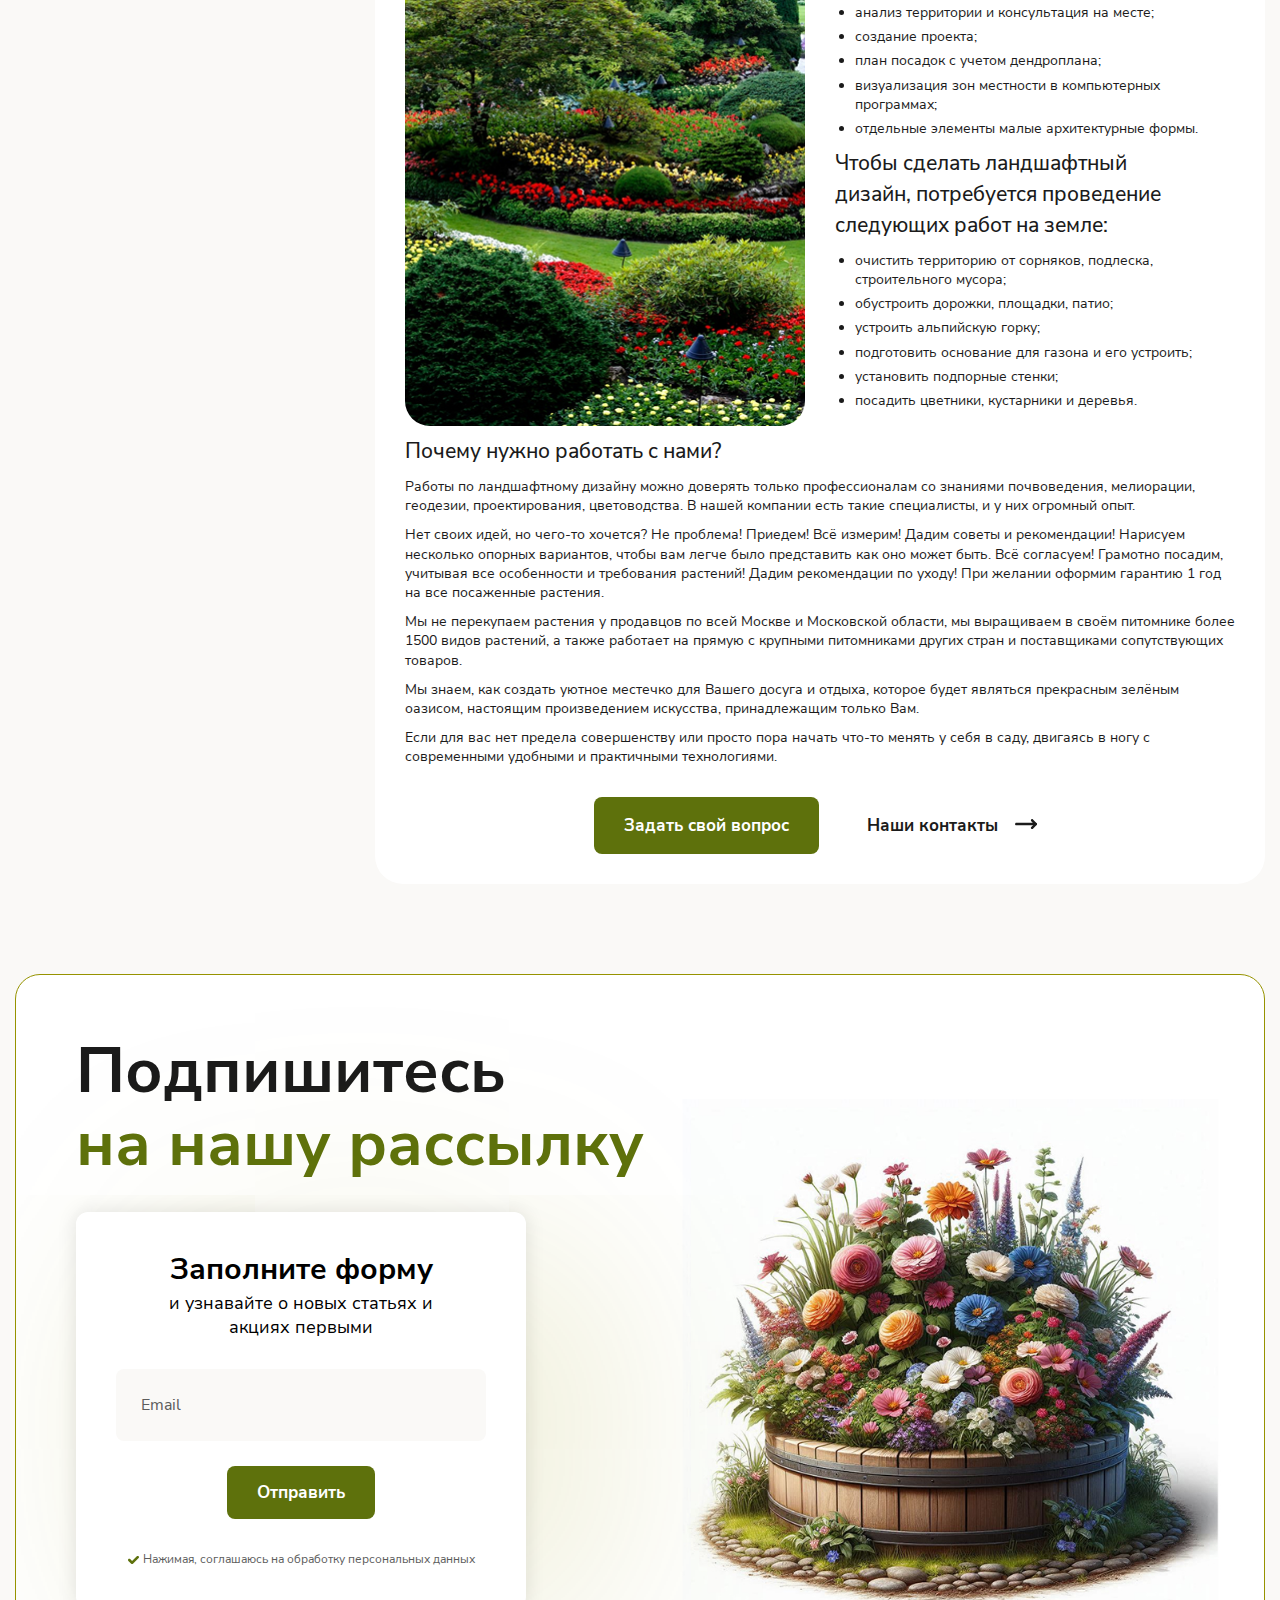
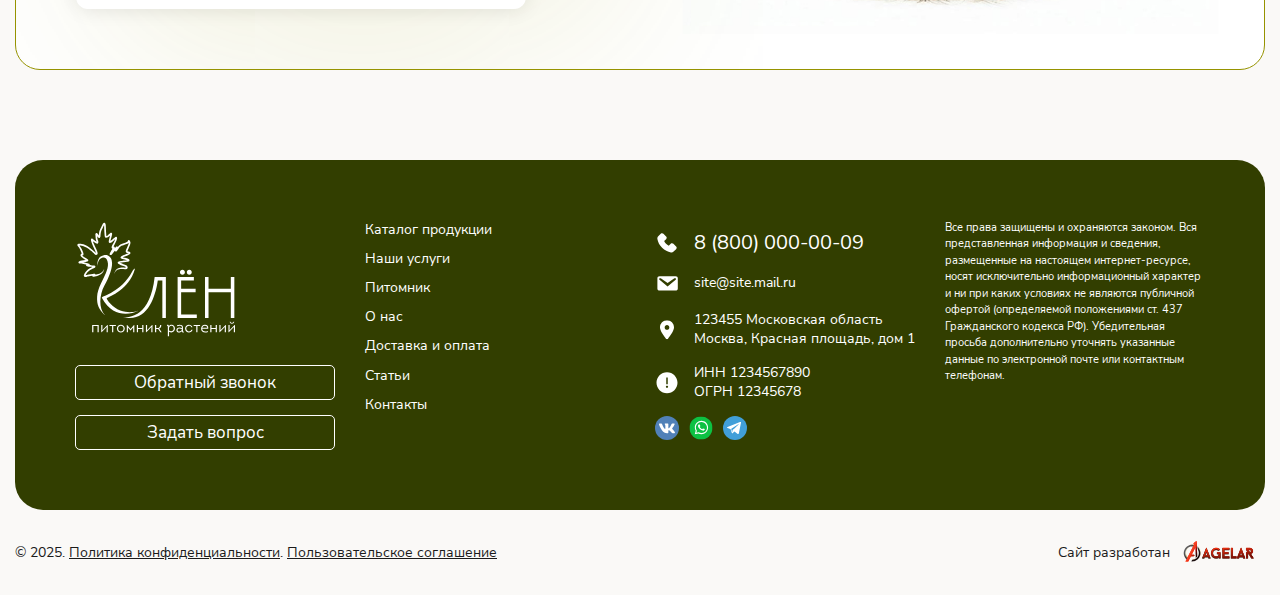
<file: pages/services.html>
<!DOCTYPE html>
<html lang="ru">

<head>
	<meta charset="UTF-8">
	<meta name="viewport" content="width=device-width, initial-scale=1, minimum-scale=1, maximum-scale=1">
	<title>Услуги</title>
	<link rel="icon" type="image/x-icon" href="/images/logo-white.svg">

	<link rel="stylesheet" href="/styles/css/swiper-bundle.min.css">
	<link rel="stylesheet" href="/styles/css/jquery-ui.min.css">
	<link rel="stylesheet" href="/styles/css/styles.css">
</head>

<body>
	<header class="header">
		<div class="header__container container">
			<a href="/" class="header__logo">
				<img src="/images/logo.svg" alt="Клён — питомник растений" loading="lazy">
			</a>
			<div class="header__content">
				<div class="header__top">
					<div class="header__contacts">
						<div class="header__contacts-group">
							<a href="tel:88000000009" class="header__phone">
								<img src="/images/icons/phone.svg" alt="Телефон">
								<span>8 (800) 000-00-09</span>
							</a>
							<div class="header__socials">
								<a href="#" class="header__social" aria-label="ВКонтакте"><img src="/images/icons/vkontakte.svg"
										alt="VK"></a>
								<a href="#" class="header__social" aria-label="WhatsApp"><img src="/images/icons/whatsapp.svg"
										alt="WhatsApp"></a>
								<a href="#" class="header__social" aria-label="Telegram"><img src="/images/icons/telegram.svg"
										alt="Telegram"></a>
							</div>
						</div>
						<div class="header__schedule">
							<img src="/images/icons/dashboard.svg" alt="">
							<span>Режим работы с 9:00 до 19:00</span>
						</div>
						<div class="header__actions">
							<button class="header__button button button--outline js-modal-callback">Перезвонить</button>
							<button class="header__button button button--outline js-modal-askQuestion">Задать вопрос</button>
						</div>
					</div>
					<a href="javascript:void(0);" class="header__cart js-modal-cart">
						<div class="header__cart-icon-wrapper">
							<img src="/images/icons/cart.svg" alt="Корзина">
							<span class="header__cart-number">0</span>
						</div>
						<span class="header__cart-text">В корзине пусто</span>
					</a>
				</div>
				<nav class="header__nav">
					<ul class="header__menu">
						<li><a href="#" class="header__catalog"><img src="/images/icons/catalog-icon.svg" alt="Каталог">Каталог</a>
						</li>
						<li><a href="#">Наши услуги</a></li>
						<li><a href="#">Портфолио</a></li>
						<li><a href="#">Питомник</a></li>
						<li><a href="#">Доставка и оплата</a></li>
						<li><a href="#">Полезно знать</a></li>
						<li><a href="#">Контакты</a></li>
						<li>
							<a href="javascript:void(0);" class="header__search">
								<span class="header__search-icon">
									<img src="/images/icons/search.svg" alt="Поиск">
								</span>
								Поиск
							</a>
						</li>
					</ul>
				</nav>
			</div>
		</div>

		<div class="header__mobile container">
			<div class="header__mobile-menu">
				<nav class="header__nav">
					<ul class="header__menu">
						<li>
							<a href="#" class="header__catalog"><img src="/images/icons/catalog-icon.svg" alt="Каталог">Каталог</a>
						</li>
						<li><a href="#">Наши услуги</a></li>
						<li><a href="#">Портфолио</a></li>
						<li><a href="#">Питомник</a></li>
						<li><a href="#">Доставка и оплата</a></li>
						<li><a href="#">Полезно знать</a></li>
						<li><a href="#">Контакты</a></li>
					</ul>
				</nav>
				<div class="header__contacts">
					<div class="header__contacts-group">
						<a href="tel:88000000009" class="header__phone">
							<img src="/images/icons/phone.svg" alt="Телефон">
							<span>8 (800) 000-00-09</span>
						</a>
						<div class="header__socials">
							<a href="#" class="header__social" aria-label="ВКонтакте"><img src="/images/icons/vkontakte.svg"
									alt="VK"></a>
							<a href="#" class="header__social" aria-label="WhatsApp"><img src="/images/icons/whatsapp.svg"
									alt="WhatsApp"></a>
							<a href="#" class="header__social" aria-label="Telegram"><img src="/images/icons/telegram.svg"
									alt="Telegram"></a>
						</div>
					</div>
					<div class="header__schedule">
						<img src="/images/icons/dashboard.svg" alt="">
						<span>Режим работы с 9:00 до 19:00</span>
					</div>
					<div class="header__actions">
						<button class="header__button button button--outline js-modal-callback">Перезвонить</button>
						<button class="header__button button button--outline js-modal-askQuestion">Задать вопрос</button>
					</div>
				</div>
			</div>

			<div class="header__mobile-content">
				<div class="header__mobile-top">
					<div class="header__mobile-left">
						<div class="header__mobile-burger js-menu-toggle">
							<span></span>
							<span></span>
							<span></span>
						</div>
						<a href="#" class="header__mobile-logo">
							<img src="/images/logo-mobile.svg" alt="">
						</a>
					</div>
					<div class="header__mobile-right">
						<a href="tel:88000000009" class="header__phone">
							<img src="/images/icons/phone-black.svg" alt="Телефон">
						</a>
						<div class="header__socials">
							<a href="#" class="header__social" aria-label="ВКонтакте"><img src="/images/icons/vkontakte.svg"
									alt="VK"></a>
							<a href="#" class="header__social" aria-label="WhatsApp"><img src="/images/icons/whatsapp.svg"
									alt="WhatsApp"></a>
							<a href="#" class="header__social" aria-label="Telegram"><img src="/images/icons/telegram.svg"
									alt="Telegram"></a>
						</div>
						<a href="javascript:void(0);" class="header__search">
							<span class="header__search-icon">
								<img src="/images/icons/search.svg" alt="Поиск">
							</span>
						</a>
						<a href="javascript:void(0);" class="header__cart js-modal-cart">
							<div class="header__cart-icon-wrapper">
								<img src="/images/icons/cart.svg" alt="Корзина">
								<span class="header__cart-number">0</span>
							</div>
						</a>
					</div>
				</div>
				<div class="header__mobile-bottom">
					<a href="#" class="header__mobile-button header__catalog button"><img src="/images/icons/catalog-icon.svg"
							alt="Каталог">Каталог</a>
					<button class="header__mobile-button button button--outline js-modal-callback">Перезвонить</button>
					<button class="header__mobile-button button button--outline js-modal-askQuestion">Задать вопрос</button>
				</div>
			</div>
		</div>
	</header>

	<nav class="breadcrumbs container">
		<ul class="breadcrumbs__list">
			<li class="breadcrumbs__item"><a href="#">Услуги</a></li>
		</ul>
	</nav>

	<main class="main">
		<section class="catalog">
			<div class="catalog__container container">
				<aside class="catalog__aside">
					<div class="catalog-categories">
						<div class="catalog-categories__list">
							<a href="#" class="catalog-categories__item">
								<div class="catalog-categories__frame">
									<div class="catalog-categories__image" style="width: 32px; height: 47px;">
										<img src="/images/services/our-services-1.png" alt="Ландшафтный дизайн" loading="lazy">
									</div>
								</div>
								<div class="catalog-categories__text">
									<div class="catalog-categories__name">Ландшафтный дизайн</div>
								</div>
								<div class="catalog-categories__button">
									<img src="/images/icons/button-right.svg" alt="" class="catalog-categories__button-primary"
										loading="lazy">
									<img src="/images/icons/button-right-filled.svg" alt="" class="catalog-categories__button-secondary"
										loading="lazy">
								</div>
							</a>
							<a href="#" class="catalog-categories__item">
								<div class="catalog-categories__frame">
									<div class="catalog-categories__image" style="width: 43px; height: 47px;">
										<img src="/images/services/our-services-2.png" alt="Проектирование" loading="lazy">
									</div>
								</div>
								<div class="catalog-categories__text">
									<div class="catalog-categories__name">Проектирование</div>
								</div>
								<div class="catalog-categories__button">
									<img src="/images/icons/button-right.svg" alt="" class="catalog-categories__button-primary"
										loading="lazy">
									<img src="/images/icons/button-right-filled.svg" alt="" class="catalog-categories__button-secondary"
										loading="lazy">
								</div>
							</a>
							<a href="#" class="catalog-categories__item">
								<div class="catalog-categories__frame">
									<div class="catalog-categories__image" style="width: 35px; height: 46px;">
										<img src="/images/services/our-services-3.png" alt="Высадка растений" loading="lazy">
									</div>
								</div>
								<div class="catalog-categories__text">
									<div class="catalog-categories__name">Высадка растений</div>
								</div>
								<div class="catalog-categories__button">
									<img src="/images/icons/button-right.svg" alt="" class="catalog-categories__button-primary"
										loading="lazy">
									<img src="/images/icons/button-right-filled.svg" alt="" class="catalog-categories__button-secondary"
										loading="lazy">
								</div>
							</a>
							<a href="#" class="catalog-categories__item">
								<div class="catalog-categories__frame">
									<div class="catalog-categories__image" style="width: 44px; height: 32px;">
										<img src="/images/services/our-services-4.png" alt="Устройство газона" loading="lazy">
									</div>
								</div>
								<div class="catalog-categories__text">
									<div class="catalog-categories__name">Устройство газона</div>
								</div>
								<div class="catalog-categories__button">
									<img src="/images/icons/button-right.svg" alt="" class="catalog-categories__button-primary"
										loading="lazy">
									<img src="/images/icons/button-right-filled.svg" alt="" class="catalog-categories__button-secondary"
										loading="lazy">
								</div>
							</a>
							<a href="#" class="catalog-categories__item">
								<div class="catalog-categories__frame">
									<div class="catalog-categories__image" style="width: 49px; height: 28px;">
										<img src="/images/services/our-services-5.png" alt="Автополив" loading="lazy">
									</div>
								</div>
								<div class="catalog-categories__text">
									<div class="catalog-categories__name">Автополив</div>
								</div>
								<div class="catalog-categories__button">
									<img src="/images/icons/button-right.svg" alt="" class="catalog-categories__button-primary"
										loading="lazy">
									<img src="/images/icons/button-right-filled.svg" alt="" class="catalog-categories__button-secondary"
										loading="lazy">
								</div>
							</a>
							<a href="#" class="catalog-categories__item">
								<div class="catalog-categories__frame">
									<div class="catalog-categories__image" style="width: 55px; height: 36px;">
										<img src="/images/services/our-services-6.png" alt="Сезонное обслуживание" loading="lazy">
									</div>
								</div>
								<div class="catalog-categories__text">
									<div class="catalog-categories__name">Сезонное обслуживание</div>
								</div>
								<div class="catalog-categories__button">
									<img src="/images/icons/button-right.svg" alt="" class="catalog-categories__button-primary"
										loading="lazy">
									<img src="/images/icons/button-right-filled.svg" alt="" class="catalog-categories__button-secondary"
										loading="lazy">
								</div>
							</a>
						</div>
					</div>
				</aside>

				<div class="catalog__main">

					<h1 class="catalog__title h2 bottom-line"><span>Наши</span> услуги</h1>

					<div class="catalog-top-categories catalog-top-categories--services">
						<a href="#" class="catalog-top-categories__item">
							<div class="catalog-top-categories__frame">
								<div class="catalog-top-categories__image" style="width: 32px; height: 47px;">
									<img src="/images/services/our-services-1.png" alt="Ландшафтный дизайн" loading="lazy">
								</div>
							</div>
							<div class="catalog-top-categories__text">
								<div class="catalog-top-categories__name">Ландшафтный дизайн</div>
							</div>
						</a>
						<a href="#" class="catalog-top-categories__item">
							<div class="catalog-top-categories__frame">
								<div class="catalog-top-categories__image" style="width: 43px; height: 47px;">
									<img src="/images/services/our-services-2.png" alt="Проектирование" loading="lazy">
								</div>
							</div>
							<div class="catalog-top-categories__text">
								<div class="catalog-top-categories__name">Проектирование</div>
							</div>
						</a>
						<a href="#" class="catalog-top-categories__item">
							<div class="catalog-top-categories__frame">
								<div class="catalog-top-categories__image" style="width: 35px; height: 46px;">
									<img src="/images/services/our-services-3.png" alt="Высадка растений" loading="lazy">
								</div>
							</div>
							<div class="catalog-top-categories__text">
								<div class="catalog-top-categories__name">Высадка растений</div>
							</div>
						</a>
						<a href="#" class="catalog-top-categories__item">
							<div class="catalog-top-categories__frame">
								<div class="catalog-top-categories__image" style="width: 44px; height: 32px;">
									<img src="/images/services/our-services-4.png" alt="Устройство газона" loading="lazy">
								</div>
							</div>
							<div class="catalog-top-categories__text">
								<div class="catalog-top-categories__name">Устройство газона</div>
							</div>
						</a>
						<a href="#" class="catalog-top-categories__item">
							<div class="catalog-top-categories__frame">
								<div class="catalog-top-categories__image" style="width: 49px; height: 28px;">
									<img src="/images/services/our-services-5.png" alt="Автополив" loading="lazy">
								</div>
							</div>
							<div class="catalog-top-categories__text">
								<div class="catalog-top-categories__name">Автополив</div>
							</div>
						</a>
						<a href="#" class="catalog-top-categories__item">
							<div class="catalog-top-categories__frame">
								<div class="catalog-top-categories__image" style="width: 55px; height: 36px;">
									<img src="/images/services/our-services-6.png" alt="Сезонное обслуживание" loading="lazy">
								</div>
							</div>
							<div class="catalog-top-categories__text">
								<div class="catalog-top-categories__name">Сезонное обслуживание</div>
							</div>
						</a>
					</div>

					<section class="text-block text-block--sm-padding text-block--sm-gap">
						<div class="text-block__inner">
							<header>
								<h2><span>Немного о ландшафтном дизайне</span></h2>
							</header>
							<article>
								<p>Ландшафтный дизайн участка – это совокупность нескольких аспектов – архитектуры и проектирования,
									растениеводства и ботаники, истории и философии, практических мероприятий по благоустройству и
									озеленению территории. Ландшафтный дизайн призван создавать гармонию и подчеркивать красоту дачного
									участка, сглаживать конфликт между урбанизацией и природой.
								</p>
								<h3>Какой стиль ландшафтного дизайна выбрать</h3>
								<p>Наши с пециалисты знают, как сделать живописный ландшафтный дизайн дома и сада так, чтобы рельеф
									максимально естественно продолжал архитектурный стиль здания. При разбивке территории частного дома,
									они учитывают: форму садового участка, его расположение по розе ветров, природные особенности рельефа,
									типы грунтов.</p>
								<h3>Садовый ландшафтный дизайн загородного дома может быть выполнен в различных стилевых решениях:</h3>
								<div class="text-block__row">
									<div class="text-block__row">
										<img src="/images/services/services-image-1.jpg" alt="" width="255" height="200">
										<div class="text-block__col">
											<p><b>Современные</b> <br> (минимализм, модерн, альпийский, экостиль, хай тек).</p>
										</div>
									</div>
									<div class="text-block__row">
										<img src="/images/services/services-image-2.jpg" alt="" width="255" height="200">
										<div class="text-block__col">
											<p><b>Исторические</b> <br> (английский, русская усадьба, прованс, колониальный, китайский,
												японский, голландский, средиземноморский, регулярный, мавританский, кантри).</p>
										</div>
									</div>
								</div>
								<p>Для того чтобы выбрать растения и элементы декора, сначала следует определиться со стилем. Нужно
									учитывать при этом форму и размеры загородного участка, поскольку не все стилистические направления
									подходят к тому или иному рельефу. Например, для регулярного стиля, с его четкой геометрией и
									симметрией, перспектива должна уходить в горизонт. Для маленького участка подойдут не все стили, но
									для наших специалистов ничего невозможного нет, и любой декоративный ландшафтный дизайн они выполнят
									на высоком уровне, если заказать у нас красивый внешний вид для своего сада.</p>

								<div class="text-block__row">
									<img src="/images/services/services-image-3.jpg" alt="" width="480" height="480">
									<div class="text-block__col">
										<h3>Ландшафтные работы</h3>
										<ul>
											<li>анализ территории и консультация на месте;</li>
											<li>создание проекта;</li>
											<li>план посадок с учетом дендроплана;</li>
											<li>визуализация зон местности в компьютерных программах;</li>
											<li>отдельные элементы малые архитектурные формы.</li>
										</ul>
										<h3>Чтобы сделать ландшафтный дизайн, потребуется проведение следующих работ на земле:</h3>
										<ul>
											<li>очистить территорию от сорняков, подлеска, строительного мусора;</li>
											<li>обустроить дорожки, площадки, патио;</li>
											<li>устроить альпийскую горку;</li>
											<li>подготовить основание для газона и его устроить;</li>
											<li>установить подпорные стенки;</li>
											<li>посадить цветники, кустарники и деревья.</li>
										</ul>
									</div>
								</div>


								<h3>Почему нужно работать с нами?</h3>
								<p>Работы по ландшафтному дизайну можно доверять только профессионалам со знаниями почвоведения,
									мелиорации, геодезии, проектирования, цветоводства. В нашей компании есть такие специалисты, и у них
									огромный опыт.</p>
								<p>Нет своих идей, но чего-то хочется? Не проблема! Приедем! Всё измерим! Дадим советы и рекомендации!
									Нарисуем несколько опорных вариантов, чтобы вам легче было представить как оно может быть. Всё
									согласуем! Грамотно посадим, учитывая все особенности и требования растений! Дадим рекомендации по
									уходу! При желании оформим гарантию 1 год на все посаженные растения.</p>
								<p>Мы не перекупаем растения у продавцов по всей Москве и Московской области, мы выращиваем в своём
									питомнике более 1500 видов растений, а также работает на прямую с крупными питомниками других стран и
									поставщиками сопутствующих товаров.</p>
								<p>Мы знаем, как создать уютное местечко для Вашего досуга и отдыха, которое будет являться прекрасным
									зелёным оазисом, настоящим произведением искусства, принадлежащим только Вам.</p>
								<p>Если для вас нет предела совершенству или просто пора начать что-то менять у себя в саду, двигаясь в
									ногу с современными удобными и практичными технологиями.</p>
							</article>
							<footer>
								<button type="button" class="button js-modal-askQuestion">Задать свой вопрос</button>
								<a href="#" class="button button--link">Наши
									контакты <img src="/images/icons/arrow.svg" alt=""></a>
							</footer>
						</div>
					</section>

				</div>
			</div>
		</section>


		<section class="mailing">
			<div class="mailing__container container">
				<div class="mailing__inner">
					<div class="mailing__content">
						<h2 class="mailing__title">
							Подпишитесь <br>
							<span>на нашу рассылку</span>
						</h2>
						<form class="mailing__form form" id="mailing-form">
							<header class="mailing__form-header">
								<h3 class="mailing__form-title">Заполните форму</h3>
								<p class="mailing__form-subtitle">и узнавайте о новых статьях и акциях первыми</p>
							</header>
							<input type="email" class="form__input" name="email" id="email" placeholder="Email" required>
							<button type="submit" class="mailing__form-button button">Отправить</button>
							<div class="form__group">
								<input type="checkbox" name="privacy" id="privacy" class="form__checkbox-sm" checked required>
								<label for="privacy" class="form__label">Нажимая, соглашаюсь на обработку персональных данных</label>
							</div>
						</form>
					</div>
					<div class="mailing__image">
						<img src="/images/mailing/mailing-2.jpg" alt="Цветы" loading="lazy">
					</div>
				</div>
			</div>
		</section>

	</main>

	<footer class="footer">
		<div class="footer__container container">
			<div class="footer__top">
				<div class="footer__logo footer__col">
					<div class="footer__image">
						<img src="/images/logo-white.svg" alt="Клён — питомник растений" loading="lazy">
					</div>
					<div class="footer__actions">
						<button class="footer__button button button--outline js-modal-callback">Обратный звонок</button>
						<button class="footer__button button button--outline js-modal-askQuestion">Задать вопрос</button>
					</div>
				</div>
				<ul class="footer__menu footer__col">
					<li><a href="#">Каталог продукции</a></li>
					<li><a href="#">Наши услуги</a></li>
					<li><a href="#">Питомник</a></li>
					<li><a href="#">О нас</a></li>
					<li><a href="#">Доставка и оплата</a></li>
					<li><a href="#">Статьи</a></li>
					<li><a href="#">Контакты</a></li>
				</ul>
				<div class="footer__contacts footer__col">
					<div class="footer__contacts-group footer__phone">
						<img src="/images/icons/phone-white.svg" alt="">
						<a href="tel:88000000009">8 (800) 000-00-09</a>
					</div>
					<div class="footer__contacts-group">
						<img src="/images/icons/email-white.svg" alt="">
						<a href="mailto:site@site.mail.ru">site@site.mail.ru</a>
					</div>
					<div class="footer__contacts-group">
						<img src="/images/icons/location-white.svg" alt="">
						<a href="#">
							<span>123455 Московская область<br>Москва, Красная площадь, дом 1</span>
						</a>
					</div>
					<div class="footer__contacts-group">
						<img src="/images/icons/exclamation-white.svg" alt="">
						<span>ИНН 1234567890<br>ОГРН 12345678</span>
					</div>
					<div class="footer__socials">
						<a href="#" class="footer__social" aria-label="ВКонтакте"><img src="/images/icons/vkontakte.svg"
								alt="VK"></a>
						<a href="#" class="footer__social" aria-label="WhatsApp"><img src="/images/icons/whatsapp.svg"
								alt="WhatsApp"></a>
						<a href="#" class="footer__social" aria-label="Telegram"><img src="/images/icons/telegram.svg"
								alt="Telegram"></a>
					</div>
				</div>
				<div class="footer__info footer__col">
					Все права защищены и охраняются законом. Вся представленная информация и сведения, размещенные на настоящем
					интернет-ресурсе, носят исключительно информационный характер и ни при каких условиях не являются публичной
					офертой (определяемой положениями ст. 437 Гражданского кодекса РФ). Убедительная просьба дополнительно
					уточнять указанные данные по электронной почте или контактным телефонам.
				</div>
			</div>

			<div class="footer__bottom">
				<div class="footer__copyright">
					<span>© 2025.</span>
					<a href="#">Политика конфиденциальности</a>.
					<a href="#">Пользовательское соглашение</a>
				</div>
				<a href="#" class="footer__dev">
					<span>Сайт разработан</span>
					<img src="/images/agelar.svg" alt="Agelar" loading="lazy">
				</a>
			</div>
		</div>
	</footer>


	<script src="/scripts/jquery-3.7.1.min.js"></script>
	<script src="/scripts/jquery-ui.min.js"></script>
	<script src="/scripts/jquery.mask.min.js"></script>
	<script src="/scripts/swiper-bundle.min.js"></script>
	<script src="/scripts/micromodal.min.js"></script>
	<script src="/scripts/main.js"></script>


	<!-- Modals -->
	<div class="modal micromodal-slide" id="modal-callback" aria-hidden="true">
		<div class="modal__overlay" tabindex="-1" data-micromodal-close>
			<div class="modal__container" role="dialog" aria-modal="true" aria-labelledby="modal-callback-title">
				<header class="modal__header">
					<div></div>
					<button class="modal__close" aria-label="Закрыть" data-micromodal-close></button>
				</header>
				<div class="modal__content" id="modal-callback-content">
					<form class="modal__form form" id="callback-form">
						<div class="modal__form-header">
							<h3 class="modal__form-title" id="modal-callback-title">Связаться с вами?</h3>
							<p class="modal__form-subtitle">Менеджер перезвонит вам
								в ближайшее время</p>
						</div>
						<div class="modal__form-inputs">
							<input type="text" id="callback-name" name="callback-name" class="form__input" placeholder="Ваше имя"
								required>
							<input type="tel" id="callback-phone" name="callback-phone" class="form__input" placeholder="Телефон"
								maxlength="18" required>
						</div>
						<div class="form__group">
							<input type="checkbox" name="callback-privacy" id="callback-privacy" class="form__checkbox-sm" checked
								required>
							<label for="callback-privacy" class="form__label">Нажимая, соглашаюсь на обработку персональных
								данных</label>
						</div>
						<div class="modal__form-bottom">
							<button type="submit" class="button">Перезвоните мне</button>
						</div>
					</form>
				</div>
			</div>
		</div>
	</div>

	<div class="modal micromodal-slide" id="modal-sendCatalog" aria-hidden="true">
		<div class="modal__overlay" tabindex="-1" data-micromodal-close>
			<div class="modal__container" role="dialog" aria-modal="true" aria-labelledby="modal-sendCatalog-title">
				<header class="modal__header">
					<div></div>
					<button class="modal__close" aria-label="Закрыть" data-micromodal-close></button>
				</header>
				<div class="modal__content" id="modal-sendCatalog-content">
					<form class="modal__form form" id="sendcatalog-form">
						<div class="modal__form-header">
							<h3 class="modal__form-title" id="modal-sendCatalog-title">Прислать вам каталог и прайс?</h3>
							<p class="modal__form-subtitle">Заполните форму и мы вышлем все
								в ближайшее время</p>
						</div>
						<div class="modal__form-inputs">
							<input type="text" id="sendcatalog-name" name="sendcatalog-name" class="form__input"
								placeholder="Ваше имя" required>
							<input type="email" id="sendcatalog-email" name="sendcatalog-email" class="form__input"
								placeholder="Email" required>
						</div>
						<div class="form__group">
							<input type="checkbox" name="sendcatalog-privacy" id="sendcatalog-privacy" class="form__checkbox-sm"
								checked required>
							<label for="sendcatalog-privacy" class="form__label">Нажимая, соглашаюсь на обработку персональных
								данных</label>
						</div>
						<div class="modal__form-bottom">
							<button type="submit" class="button">Отправить</button>
						</div>
					</form>
				</div>
			</div>
		</div>
	</div>

	<div class="modal micromodal-slide" id="modal-requestPrice" aria-hidden="true">
		<div class="modal__overlay" tabindex="-1" data-micromodal-close>
			<div class="modal__container" role="dialog" aria-modal="true" aria-labelledby="modal-requestPrice-title">
				<header class="modal__header">
					<div></div>
					<button class="modal__close" aria-label="Закрыть" data-micromodal-close></button>
				</header>
				<div class="modal__content" id="modal-requestPrice-content">
					<form class="modal__form form" id="requestPrice-form">
						<div class="modal__form-header">
							<h3 class="modal__form-title" id="modal-requestPrice-title">Запросить цену</h3>
							<p class="modal__form-subtitle">Вас заинтересовал <span>арт. 123456</span></p>
							<p class="modal__form-subtitle">Заполните форму мы свяжемся с вами для уточнения стоимости</p>
						</div>
						<div class="modal__form-inputs">
							<input type="text" id="requestPrice-name" name="requestPrice-name" class="form__input"
								placeholder="Ваше имя" required>
							<input type="tel" id="requestPrice-phone" name="requestPrice-phone" class="form__input"
								placeholder="Телефон" maxlength="18" required>
						</div>
						<div class="form__group">
							<input type="checkbox" name="requestPrice-privacy" id="requestPrice-privacy" class="form__checkbox-sm"
								checked required>
							<label for="requestPrice-privacy" class="form__label">Нажимая, соглашаюсь на обработку персональных
								данных</label>
						</div>
						<div class="modal__form-bottom">
							<button type="submit" class="button">Отправить</button>
						</div>
					</form>
				</div>
			</div>
		</div>
	</div>

	<div class="modal micromodal-slide" id="modal-askQuestion" aria-hidden="true">
		<div class="modal__overlay" tabindex="-1" data-micromodal-close>
			<div class="modal__container" role="dialog" aria-modal="true" aria-labelledby="modal-askQuestion-title">
				<header class="modal__header">
					<div></div>
					<button class="modal__close" aria-label="Закрыть" data-micromodal-close></button>
				</header>
				<div class="modal__content" id="modal-askQuestion-content">
					<form class="modal__form form" id="askQuestion-form">
						<div class="modal__form-header">
							<h3 class="modal__form-title" id="modal-askQuestion-title">У вас есть вопросы?</h3>
							<p class="modal__form-subtitle">Заполните форму менеджер перезвонит вам в ближайшее время</p>
						</div>
						<div class="modal__form-inputs">
							<input type="text" id="askQuestion-name" name="askQuestion-name" class="form__input"
								placeholder="Ваше имя" required>
							<input type="tel" id="askQuestion-phone" name="askQuestion-phone" class="form__input"
								placeholder="Телефон" maxlength="18" required>
							<textarea name="askQuestion-textarea" id="askQuestion-textarea" rows="10" class="form__textarea"
								placeholder="Текст вопроса"></textarea>
						</div>
						<div class="form__group">
							<input type="checkbox" name="askQuestion-privacy" id="askQuestion-privacy" class="form__checkbox-sm"
								checked required>
							<label for="askQuestion-privacy" class="form__label">Нажимая, соглашаюсь на обработку персональных
								данных</label>
						</div>
						<div class="modal__form-bottom">
							<button type="submit" class="button">Отправить</button>
						</div>
					</form>
				</div>
			</div>
		</div>
	</div>

	<div class="modal micromodal-slide" id="modal-cart" aria-hidden="true">
		<div class="modal__overlay" tabindex="-1" data-micromodal-close>
			<div class="modal__container" role="dialog" aria-modal="true" aria-labelledby="modal-cart-title">
				<header class="modal__header">
					<h2 class="modal__title bottom-line">Ваша корзина</h2>
					<button class="modal__close" aria-label="Закрыть" data-micromodal-close></button>
				</header>
				<div class="modal__content" id="modal-cart-content">

					<div class="modal__cart cart">
						<div class="cart__checkbox-group">
							<label class="form__checkbox" for="cart-select-all">
								<input class="form__checkbox-control" type="checkbox" name="cart-select-all" id="cart-select-all"
									checked>
								<span class="form__checkbox-emulator"></span>
								<span class="form__checkbox-label">Удалить выбранное</span>
							</label>
						</div>
						<ul class="cart__list">
							<li class="cart__item">
								<div class="cart__item-left">
									<label class="form__checkbox" for="cart-item-1">
										<input class="form__checkbox-control" type="checkbox" name="cart-item-1" id="cart-item-1" checked>
										<span class="form__checkbox-emulator"></span>
									</label>
									<div class="cart__image">
										<img src="/images/catalog/catalog-1.jpg" alt="Яблоня Ред Кетти" loading="lazy">
									</div>
									<div class="cart__info">
										<div class="cart__articul">Арт. 103296706</div>
										<div class="cart__info-name">
											<a href="#" class="cart__title">Яблоня Ред Кетти</a>
											<div class="cart__subtitle">Malus Red Katie</div>
										</div>
										<div class="cart__desc">С-10,РА 160-180 см + крона</div>
									</div>
								</div>
								<div class="cart__item-right">
									<div class="cart__price-block">
										<div class="cart__price">
											<div class="cart__price-text">Цена</div>
											<div class="cart__price-row">
												<span class="cart__price-current">2 000 ₽</span>
												<span class="cart__price-old">5 000 ₽</span>
											</div>
										</div>
										<div class="cart__quantity">
											<button class="cart__quantity-button cart__quantity-button-minus" type="button">-</button>
											<input type="number" name="cart__quantity-1" id="cart__quantity-1" class="cart__quantity-value"
												value="1" min="1">
											<button class="cart__quantity-button cart__quantity-button-plus" type="button">+</button>
										</div>
										<div class="cart__total">
											<div class="cart__total-text">Цена</div>
											<div class="cart__total-row">
												<span class="cart__total-current">16 000 ₽</span>
												<span class="cart__total-old">25 000 ₽</span>
											</div>
										</div>
									</div>
									<button class="cart__remove" type="button">×</button>
								</div>
							</li>
							<li class="cart__item">
								<div class="cart__item-left">
									<label class="form__checkbox" for="cart-item-2">
										<input class="form__checkbox-control" type="checkbox" name="cart-item-2" id="cart-item-2" checked>
										<span class="form__checkbox-emulator"></span>
									</label>
									<div class="cart__image">
										<img src="/images/catalog/catalog-1.jpg" alt="Яблоня Ред Кетти" loading="lazy">
									</div>
									<div class="cart__info">
										<div class="cart__articul">Арт. 103296706</div>
										<div class="cart__info-name">
											<a href="#" class="cart__title">Яблоня Ред Кетти</a>
											<div class="cart__subtitle">Malus Red Katie</div>
										</div>
										<div class="cart__desc">С-10,РА 160-180 см + крона</div>
									</div>
								</div>
								<div class="cart__item-right">
									<div class="cart__price-block">
										<div class="cart__price">
											<div class="cart__price-text">Цена</div>
											<div class="cart__price-row">
												<span class="cart__price-current">2 000 ₽</span>
												<span class="cart__price-old">5 000 ₽</span>
											</div>
										</div>
										<div class="cart__quantity">
											<button class="cart__quantity-button cart__quantity-button-minus" type="button">-</button>
											<input type="number" name="cart__quantity-2" id="cart__quantity-2" class="cart__quantity-value"
												value="1" min="1">
											<button class="cart__quantity-button cart__quantity-button-plus" type="button">+</button>
										</div>
										<div class="cart__total">
											<div class="cart__total-text">Цена</div>
											<div class="cart__total-row">
												<span class="cart__total-current">16 000 ₽</span>
												<span class="cart__total-old">25 000 ₽</span>
											</div>
										</div>
									</div>
									<button class="cart__remove" type="button">×</button>
								</div>
							</li>

						</ul>
						<div class="cart__checkbox-group">
							<label class="form__checkbox" for="cart-select-all-bottom">
								<input class="form__checkbox-control" type="checkbox" name="cart-select-all-bottom"
									id="cart-select-all-bottom" checked>
								<span class="form__checkbox-emulator"></span>
								<span class="form__checkbox-label">Удалить выбранное</span>
							</label>
						</div>
					</div>

					<form class="modal__form form" id="cart-form">
						<div class="modal__form-header">
							<h3 class="modal__form-title" id="modal-cart-title">Заполните форму, чтобы оформить заявку</h3>
							<p class="modal__form-subtitle">Менеджер перезвонит вам в ближайшее время, для уточнения заказа и доставки
							</p>
						</div>
						<div class="modal__form-inputs">
							<input type="text" id="cart-name" name="cart-name" class="form__input" placeholder="Ваше имя" required>
							<input type="tel" id="cart-phone" name="cart-phone" class="form__input" placeholder="Телефон"
								maxlength="18" required>
						</div>
						<div class="form__group">
							<input type="checkbox" name="cart-privacy" id="cart-privacy" class="form__checkbox-sm" checked required>
							<label for="cart-privacy" class="form__label">Нажимая, соглашаюсь на обработку персональных
								данных</label>
						</div>
						<div class="modal__form-bottom">
							<button type="submit" class="button">Оставить заявку</button>
							<button type="button" class="button button--link" aria-label="Закрыть" data-micromodal-close>Вернуться к
								покупкам <img src="/images/icons/arrow.svg" alt=""></button>
						</div>
					</form>
				</div>
			</div>
		</div>
	</div>

	<div class="modal micromodal-slide" id="modal-oneClick" aria-hidden="true">
		<div class="modal__overlay" tabindex="-1" data-micromodal-close>
			<div class="modal__container" role="dialog" aria-modal="true" aria-labelledby="modal-oneClick-title">
				<header class="modal__header">
					<div></div>
					<button class="modal__close" aria-label="Закрыть" data-micromodal-close></button>
				</header>
				<div class="modal__content" id="modal-oneClick-content">
					<form class="modal__form form" id="oneClick-form">
						<div class="modal__form-header">
							<h3 class="modal__form-title" id="modal-oneClick-title">Купить в один клик</h3>
							<p class="modal__form-subtitle">Вас заинтересовал <span>арт. 123456</span></p>
							<p class="modal__form-subtitle">Заполните форму менеджер перезвонит вам в ближайшее время для уточнения
								заказа, оплаты и доставки</p>
						</div>
						<div class="modal__form-inputs">
							<input type="text" id="oneClick-name" name="oneClick-name" class="form__input" placeholder="Ваше имя"
								required>
							<input type="tel" id="oneClick-phone" name="oneClick-phone" class="form__input" placeholder="Телефон"
								maxlength="18" required>
							<textarea name="oneClick-textarea" id="oneClick-textarea" rows="10" class="form__textarea"
								placeholder="Комментарий к заказу"></textarea>
						</div>
						<div class="form__group">
							<input type="checkbox" name="oneClick-privacy" id="oneClick-privacy" class="form__checkbox-sm" checked
								required>
							<label for="oneClick-privacy" class="form__label">Нажимая, соглашаюсь на обработку персональных
								данных</label>
						</div>
						<div class="modal__form-bottom">
							<button type="submit" class="button">Отправить</button>
						</div>
					</form>
				</div>
			</div>
		</div>
	</div>

</body>

</html>
</file>
<file: styles/css/styles.css>
*,
*::before,
*::after {
  box-sizing: border-box;
}

ul[class],
ol[class] {
  padding: 0;
}

body,
h1,
h2,
h3,
h4,
p,
ul[class],
ol[class],
li,
figure,
figcaption,
blockquote,
dl,
dd {
  margin: 0;
}

h1,
h2,
h3,
h4 {
  text-wrap: balance;
}

h1,
h2,
h3,
h4,
button,
input,
label {
  line-height: 1.1;
}

body {
  min-height: 100%;
  min-width: 300px;
  line-height: 1.5;
  text-rendering: optimizeLegibility;
  font-synthesis: none;
  -webkit-font-smoothing: antialiased;
  -moz-osx-font-smoothing: grayscale;
  -webkit-text-size-adjust: 100%;
}

html {
  height: 100%;
  -moz-text-size-adjust: none;
  -webkit-text-size-adjust: none;
  text-size-adjust: none;
}

html,
:has(:target) {
  scroll-behavior: smooth;
}

ul[class],
ol[class] {
  list-style: none;
}

a:not([class]) {
  -webkit-text-decoration-skip: ink;
          text-decoration-skip-ink: auto;
  color: currentColor;
}

img {
  max-width: 100%;
  display: block;
}

address[class] {
  font-style: normal;
}

fieldset[class] {
  margin-left: 0;
  padding: 0;
  border: none;
}

textarea:not([rows]) {
  min-height: 10em;
}

input[type=checkbox i] {
  margin: 3px;
}

input,
button,
textarea,
select {
  font: inherit;
}

svg * {
  transition-property: fill, stroke;
}

@media (prefers-reduced-motion: reduce) {
  * {
    animation-duration: 0.01ms !important;
    animation-iteration-count: 1 !important;
    transition-duration: 0.01ms !important;
    scroll-behavior: auto !important;
  }
}
@font-face {
  font-family: "Nunito Sans";
  src: url("/fonts/NunitoSans/NunitoSans-SemiBoldItalic.woff2") format("woff2");
  font-weight: 600;
  font-style: italic;
  font-display: swap;
}
@font-face {
  font-family: "Nunito Sans";
  src: url("/fonts/NunitoSans/NunitoSans-LightItalic.woff2") format("woff2");
  font-weight: 300;
  font-style: italic;
  font-display: swap;
}
@font-face {
  font-family: "Nunito Sans ExtraBlack";
  src: url("/fonts/NunitoSans/NunitoSansExtraBlack-Regular.woff2") format("woff2");
  font-weight: 900;
  font-style: normal;
  font-display: swap;
}
@font-face {
  font-family: "Nunito Sans";
  src: url("/fonts/NunitoSans/NunitoSans-BlackItalic.woff2") format("woff2");
  font-weight: 900;
  font-style: italic;
  font-display: swap;
}
@font-face {
  font-family: "Nunito Sans";
  src: url("/fonts/NunitoSans/NunitoSans-Light.woff2") format("woff2");
  font-weight: 300;
  font-style: normal;
  font-display: swap;
}
@font-face {
  font-family: "Nunito Sans";
  src: url("/fonts/NunitoSans/NunitoSans-Italic.woff2") format("woff2");
  font-weight: normal;
  font-style: italic;
  font-display: swap;
}
@font-face {
  font-family: "Nunito Sans";
  src: url("/fonts/NunitoSans/NunitoSans-MediumItalic.woff2") format("woff2");
  font-weight: 500;
  font-style: italic;
  font-display: swap;
}
@font-face {
  font-family: "Nunito Sans";
  src: url("/fonts/NunitoSans/NunitoSans-ExtraLight.woff2") format("woff2");
  font-weight: 200;
  font-style: normal;
  font-display: swap;
}
@font-face {
  font-family: "Nunito Sans";
  src: url("/fonts/NunitoSans/NunitoSans-Medium.woff2") format("woff2");
  font-weight: 500;
  font-style: normal;
  font-display: swap;
}
@font-face {
  font-family: "Nunito Sans";
  src: url("/fonts/NunitoSans/NunitoSans-BoldItalic.woff2") format("woff2");
  font-weight: bold;
  font-style: italic;
  font-display: swap;
}
@font-face {
  font-family: "Nunito Sans";
  src: url("/fonts/NunitoSans/NunitoSans-ExtraBold.woff2") format("woff2");
  font-weight: bold;
  font-style: normal;
  font-display: swap;
}
@font-face {
  font-family: "Nunito Sans";
  src: url("/fonts/NunitoSans/NunitoSans-Regular.woff2") format("woff2");
  font-weight: normal;
  font-style: normal;
  font-display: swap;
}
@font-face {
  font-family: "Nunito Sans";
  src: url("/fonts/NunitoSans/NunitoSans-Bold.woff2") format("woff2");
  font-weight: bold;
  font-style: normal;
  font-display: swap;
}
@font-face {
  font-family: "Nunito Sans";
  src: url("/fonts/NunitoSans/NunitoSans-ExtraBoldItalic.woff2") format("woff2");
  font-weight: bold;
  font-style: italic;
  font-display: swap;
}
@font-face {
  font-family: "Nunito Sans";
  src: url("/fonts/NunitoSans/NunitoSans-Black.woff2") format("woff2");
  font-weight: 900;
  font-style: normal;
  font-display: swap;
}
@font-face {
  font-family: "Nunito Sans ExtraBlack";
  src: url("/fonts/NunitoSans/NunitoSansExtraBlack-Italic.woff2") format("woff2");
  font-weight: 900;
  font-style: italic;
  font-display: swap;
}
@font-face {
  font-family: "Nunito Sans";
  src: url("/fonts/NunitoSans/NunitoSans-ExtraLightItalic.woff2") format("woff2");
  font-weight: 200;
  font-style: italic;
  font-display: swap;
}
@font-face {
  font-family: "Nunito Sans";
  src: url("/fonts/NunitoSans/NunitoSans-SemiBold.woff2") format("woff2");
  font-weight: 600;
  font-style: normal;
  font-display: swap;
}
@font-face {
  font-family: "Bicubik";
  src: url("/fonts/Bicubik/Bicubik.woff2") format("woff2");
  font-weight: normal;
  font-style: normal;
  font-display: swap;
}
@font-face {
  font-family: "Mulish";
  src: url("/fonts/Mulish/Mulish-ExtraBoldItalic.woff2") format("woff2");
  font-weight: bold;
  font-style: italic;
  font-display: swap;
}
@font-face {
  font-family: "Mulish";
  src: url("/fonts/Mulish/Mulish-BoldItalic.woff2") format("woff2");
  font-weight: bold;
  font-style: italic;
  font-display: swap;
}
@font-face {
  font-family: "Mulish";
  src: url("/fonts/Mulish/Mulish-ExtraBold.woff2") format("woff2");
  font-weight: bold;
  font-style: normal;
  font-display: swap;
}
@font-face {
  font-family: "Mulish";
  src: url("/fonts/Mulish/Mulish-Bold.woff2") format("woff2");
  font-weight: bold;
  font-style: normal;
  font-display: swap;
}
@font-face {
  font-family: "Mulish";
  src: url("/fonts/Mulish/Mulish-Black.woff2") format("woff2");
  font-weight: 900;
  font-style: normal;
  font-display: swap;
}
@font-face {
  font-family: "Mulish";
  src: url("/fonts/Mulish/Mulish-BlackItalic.woff2") format("woff2");
  font-weight: 900;
  font-style: italic;
  font-display: swap;
}
@font-face {
  font-family: "Mulish";
  src: url("/fonts/Mulish/Mulish-Medium.woff2") format("woff2");
  font-weight: 500;
  font-style: normal;
  font-display: swap;
}
@font-face {
  font-family: "Mulish";
  src: url("/fonts/Mulish/Mulish-ExtraLightItalic.woff2") format("woff2");
  font-weight: 200;
  font-style: italic;
  font-display: swap;
}
@font-face {
  font-family: "Mulish";
  src: url("/fonts/Mulish/Mulish-SemiBoldItalic.woff2") format("woff2");
  font-weight: 600;
  font-style: italic;
  font-display: swap;
}
@font-face {
  font-family: "Mulish";
  src: url("/fonts/Mulish/Mulish-MediumItalic.woff2") format("woff2");
  font-weight: 500;
  font-style: italic;
  font-display: swap;
}
@font-face {
  font-family: "Mulish";
  src: url("/fonts/Mulish/Mulish-ExtraLight.woff2") format("woff2");
  font-weight: 200;
  font-style: normal;
  font-display: swap;
}
@font-face {
  font-family: "Mulish";
  src: url("/fonts/Mulish/Mulish-Regular.woff2") format("woff2");
  font-weight: normal;
  font-style: normal;
  font-display: swap;
}
@font-face {
  font-family: "Mulish";
  src: url("/fonts/Mulish/Mulish-LightItalic.woff2") format("woff2");
  font-weight: 300;
  font-style: italic;
  font-display: swap;
}
@font-face {
  font-family: "Mulish";
  src: url("/fonts/Mulish/Mulish-Light.woff2") format("woff2");
  font-weight: 300;
  font-style: normal;
  font-display: swap;
}
@font-face {
  font-family: "Mulish";
  src: url("/fonts/Mulish/Mulish-SemiBold.woff2") format("woff2");
  font-weight: 600;
  font-style: normal;
  font-display: swap;
}
@font-face {
  font-family: "Mulish";
  src: url("/fonts/Mulish/Mulish-Italic.woff2") format("woff2");
  font-weight: normal;
  font-style: italic;
  font-display: swap;
}
@font-face {
  font-family: "Montserrat";
  src: url("/fonts/Montserrat/Montserrat-Regular.woff2") format("woff2");
  font-weight: 400;
  font-style: normal;
  font-display: swap;
}
:root {
  --white: #ffffff;
  --black: #000000;
  --primary-400: #969300;
  --primary-500: #5e710c;
  --primary-600: #323e00;
  --secondary-400: #fbd81d;
  --secondary-500: #ffa600;
  --secondary-600: #ff760a;
  --secondary-800: #fc3110;
  --secondary-900: #912707;
  --gray-100: #fcfdff;
  --gray-200: #faf9f7;
  --gray-400: #e8e8e8;
  --gray-500: #dedede;
  --gray-700: #5c5c5c;
  --gray-800: #525252;
  --gray-900: #1b1b1b;
  --background-color: var(--gray-200);
  --text-color: var(--gray-900);
  --background-gradient: linear-gradient(
  	188deg,
  	#fbd81d -8.63%,
  	#969300 36.16%,
  	#5e710c 93.59%
  );
  --background-gradient-primary: linear-gradient(
  	180deg,
  	rgba(0, 0, 0, 0) 14.58%,
  	#5e710c 100%
  );
  --background-gradient-secondary: linear-gradient(
  	180deg,
  	rgba(0, 0, 0, 0) 14.58%,
  	#ffa600 100%
  );
  --overlay-black: rgba(0, 0, 0, 0.7);
  --shadow-gray-light: 0px 8px 40px 0px rgba(120, 120, 120, 0.12);
  --shadow-gray-dark: 0px 4px 40px 0px rgba(163, 163, 163, 0.1);
  --shadow-primary: 0px 0px 20px 0px rgba(0, 0, 0, 0.11);
  --border-primary: 1px solid var(--primary-400);
  --border-secondary: 1px solid var(--secondary-900);
  --border-gray: 1px solid var(--gray-500);
  --transition-duration: 0.2s;
  --transition-timing-function: ease-in;
  --font-family-base: "Nunito Sans", sans-serif;
  --container-width: 1410px;
  --container-padding-x: 15px;
  --input-height: 72px;
  --button-height: 57px;
  --section-margin-bottom: 90px;
  --header-height: 145px;
}
@media (max-width: 1023px) {
  :root {
    --header-height: 55px;
  }
}
@media (max-width: 767px) {
  :root {
    --section-margin-bottom: 25px;
  }
}

.container {
  max-width: calc(var(--container-width) + var(--container-padding-x) * 2);
  width: auto;
  margin-inline: auto;
  padding-inline: var(--container-padding-x);
}

.visually-hidden {
  position: absolute !important;
  width: 1px !important;
  height: 1px !important;
  margin: -1px !important;
  border: 0 !important;
  padding: 0 !important;
  white-space: nowrap !important;
  -webkit-clip-path: inset(100%) !important;
          clip-path: inset(100%) !important;
  clip: rect(0 0 0 0) !important;
  overflow: hidden !important;
}

@media (max-width: 767px) {
  .hidden-mobile {
    display: none !important;
  }
}

@media (min-width: 768px) {
  .visible-mobile {
    display: none !important;
  }
}

.full-width {
  margin-inline: calc(var(--container-padding-x) * -1);
}

@media (max-width: 767px) {
  .full-width-mobile {
    margin-inline: calc(var(--container-padding-x) * -1);
  }
}

.section--margin-bottom {
  margin-bottom: var(--section-margin-bottom);
}

.bottom-line {
  position: relative;
}
.bottom-line::before {
  content: "";
  position: absolute;
  bottom: 0;
  left: 0;
  width: 83px;
  height: 4px;
  background: var(--background-gradient-secondary);
}

.title-wrapper {
  display: flex;
  align-items: flex-start;
  gap: 10px;
}

.badge-text {
  display: block;
  position: relative;
  padding: 6px 10px;
  color: var(--text-color);
  font-size: 14px;
  font-weight: 400;
  line-height: 1.35;
}

.section-group {
  display: contents;
}
.section-group section:not(:last-child) {
  margin-bottom: 30px;
}
@media (max-width: 767px) {
  .section-group section:not(:last-child) {
    margin-bottom: 10px;
  }
}

body {
  font-size: clamp(14px, 1.1111111111vw, 16px);
  font-family: var(--font-family-base);
  font-weight: 400;
  line-height: 1.35;
  color: var(--text-color);
  background-color: var(--background-color);
}

body {
  position: relative;
}
body::after {
  content: "";
  display: block;
  pointer-events: none;
  position: absolute;
  z-index: -1;
  top: 0;
  left: 0;
  right: 0;
  margin-inline: auto;
  width: 100%;
  height: 1200px;
  overflow: hidden;
  background: radial-gradient(ellipse 350px 350px at -5% 10%, rgba(255, 166, 0, 0.2) 0%, rgba(255, 255, 255, 0) 80%), radial-gradient(ellipse 600px 600px at 22% 50%, rgba(255, 166, 0, 0.2) 0%, rgba(255, 255, 255, 0) 80%), radial-gradient(ellipse 150px 150px at 55% 75%, rgba(255, 166, 0, 0.1) 0%, rgba(255, 255, 255, 0) 80%), radial-gradient(ellipse 400px 350px at 50% 80%, rgba(255, 251, 0, 0.4) 0%, rgba(255, 255, 255, 0) 90%);
  opacity: 0.7;
}
@media (max-width: 767px) {
  body::after {
    display: none;
  }
}

html {
  scroll-padding-top: var(--header-height);
}

a,
button,
input,
textarea,
svg * {
  transition-duration: var(--transition-duration);
  transition-timing-function: var(--transition-timing-function);
}

a {
  color: inherit;
  text-decoration: none;
}

img,
svg {
  -webkit-user-select: none;
     -moz-user-select: none;
          user-select: none;
}

h1,
.h1 {
  font-size: clamp(34px, 5vw, 72px);
}

h2,
.h2 {
  font-size: clamp(34px, 5vw, 72px);
}
h2 span,
.h2 span {
  color: var(--primary-500);
}

h3,
.h3 {
  font-size: clamp(24px, 2.3611111111vw, 34px);
}

h4,
.h4 {
  font-size: clamp(20px, 1.6666666667vw, 24px);
}

h1,
.h1,
h2,
.h2,
h3,
.h3,
h4,
.h4 {
  line-height: 1.15;
  font-weight: 700;
}

.swiper {
  width: 100%;
}

.swiper-slide {
  display: flex;
  height: auto !important;
}

.swiper-button-prev,
.swiper-button-next {
  background-repeat: no-repeat;
  background-size: contain;
  background-position: center;
  width: 32px;
  aspect-ratio: 1/1;
  z-index: 1;
  opacity: 1;
  transition: background-image var(--transition-duration) var(--transition-timing-function), opacity var(--transition-duration) var(--transition-timing-function);
  display: flex;
  align-items: center;
  justify-content: center;
  width: 48px;
  height: 43px;
  border-radius: 8px;
  background-color: rgba(255, 255, 255, 0.8);
  background-size: auto;
}
@media (max-width: 767px) {
  .swiper-button-prev,
  .swiper-button-next {
    width: 24px;
    height: 24px;
  }
}
.swiper-button-prev::after,
.swiper-button-next::after {
  display: none;
}
@media (max-width: 767px) {
  .swiper-button-prev,
  .swiper-button-next {
    width: 24px;
  }
}

.swiper-button-prev {
  background-image: url("/images/icons/arrow-prev.svg");
  left: 15px;
}
@media (hover: hover) {
  .swiper-button-prev:hover {
    opacity: 0.9;
  }
}
@media (hover: none) {
  .swiper-button-prev:active {
    opacity: 0.9;
  }
}
@media (max-width: 767px) {
  .swiper-button-prev {
    left: 10px;
  }
}

.swiper-button-next {
  background-image: url("/images/icons/arrow-next.svg");
  right: 15px;
}
@media (hover: hover) {
  .swiper-button-next:hover {
    opacity: 0.9;
  }
}
@media (hover: none) {
  .swiper-button-next:active {
    opacity: 0.9;
  }
}
@media (max-width: 767px) {
  .swiper-button-next {
    right: 10px;
  }
}

.swiper:has(.swiper-slide-thumb-active) .swiper-slide {
  border: 2px solid transparent;
}
.swiper:has(.swiper-slide-thumb-active) .swiper-slide-thumb-active {
  border: 2px solid var(--secondary-900);
}
.swiper:has(.swiper-slide-thumb-active) .swiper-slide-thumb-active:after {
  content: "";
  display: block;
  position: absolute;
  height: 100%;
  width: 100%;
  background: linear-gradient(0deg, rgba(255, 255, 255, 0.8) 0%, rgba(255, 255, 255, 0.8) 100%);
  border-radius: inherit;
}

.swiper-pagination {
  z-index: 2;
  position: relative;
  bottom: unset;
  top: unset;
  margin-top: 10px;
}

.swiper-pagination-bullet {
  width: 12px;
  height: 12px;
  background-color: var(--secondary-900);
}

.swiper-horizontal > .swiper-pagination-bullets,
.swiper-pagination-bullets.swiper-pagination-horizontal,
.swiper-pagination-custom,
.swiper-pagination-fraction {
  bottom: unset;
  top: unset;
}

.modal {
  display: none;
}
.modal.is-open {
  display: block;
}
.modal__overlay {
  position: fixed;
  z-index: 20;
  top: 0;
  left: 0;
  right: 0;
  bottom: 0;
  display: block;
  padding: 0;
  background: var(--overlay-black);
  overflow-y: auto;
  overscroll-behavior: contain;
}
.modal__overlay::-webkit-scrollbar {
  height: 4px;
  width: 6px;
}
.modal__overlay::-webkit-scrollbar-track {
  background-color: var(--gray-200);
  border-radius: 3px;
}
.modal__overlay::-webkit-scrollbar-thumb {
  background-color: var(--gray-700);
}
.modal__overlay::-webkit-scrollbar-thumb:hover {
  background-color: var(--gray-900);
}
.modal__container {
  position: relative;
  background-color: var(--white);
  padding: 30px;
  max-width: 470px;
  width: 100%;
  margin: 40px auto;
  box-shadow: 0 5px 15px rgba(0, 0, 0, 0.2);
  border-radius: 12px;
}
@media (max-width: 767px) {
  .modal__container {
    padding: 15px;
    margin: 20px auto;
  }
}
.modal__header {
  display: flex;
  justify-content: space-between;
  align-items: center;
  gap: 30px;
}
.modal__title {
  font-size: clamp(24px, 2.3611111111vw, 34px);
  color: var(--primary-500);
}
.modal__title.bottom-line {
  padding-bottom: 15px;
}
.modal__close {
  border: none;
  background: transparent;
  cursor: pointer;
  width: 24px;
  height: 24px;
  position: relative;
  outline: none;
}
.modal__close:before, .modal__close:after {
  content: "";
  position: absolute;
  top: 50%;
  left: 0;
  width: 24px;
  height: 3px;
  background-color: var(--primary-600);
  transition: background-color var(--transition-duration) var(--transition-timing-function);
}
.modal__close:before {
  transform: rotate(45deg);
}
.modal__close:after {
  transform: rotate(-45deg);
}
@media (hover: hover) {
  .modal__close:hover:before, .modal__close:hover:after {
    background-color: var(--primary-500);
  }
}
@media (hover: none) {
  .modal__close:active:before, .modal__close:active:after {
    background-color: var(--primary-500);
  }
}
.modal__content {
  display: flex;
  flex-direction: column;
  gap: 30px;
}
.modal__form {
  display: flex;
  flex-direction: column;
  gap: 15px;
}
.modal__form-header {
  display: flex;
  flex-direction: column;
  gap: 10px;
  text-align: center;
}
.modal__form-title {
  font-size: clamp(20px, 1.6666666667vw, 24px);
  font-weight: 500;
  color: var(--text-color);
}
.modal__form-subtitle {
  font-size: clamp(16px, 1.3888888889vw, 20px);
}
.modal__form-subtitle span {
  font-weight: 700;
  color: var(--primary-500);
}
.modal__form-inputs {
  display: flex;
  flex-direction: column;
  gap: 15px 30px;
}
.modal__form-bottom {
  display: flex;
  justify-content: center;
  gap: 10px 48px;
}
.modal__form-bottom .button {
  height: var(--button-height);
}
@media (max-width: 767px) {
  .modal__form-bottom {
    flex-direction: column;
    gap: 10px;
  }
}
.modal#modal-cart .modal__container {
  max-width: 910px;
  border-radius: 28px;
}
.modal#modal-cart .modal__header {
  margin-bottom: 30px;
}
.modal#modal-cart .modal__form {
  padding: 30px;
  border-radius: 12px;
  border: 1px solid var(--primary-500);
}
@media (max-width: 767px) {
  .modal#modal-cart .modal__form {
    padding: 10px;
  }
}
.modal#modal-cart .modal__form-inputs {
  flex-direction: row;
}
@media (max-width: 767px) {
  .modal#modal-cart .modal__form-inputs {
    flex-direction: column;
  }
}
.modal#modal-filter .catalog-filter {
  box-shadow: none;
  padding: 0;
}

.micromodal-slide {
  display: none;
}

.micromodal-slide.is-open {
  display: block;
}

.micromodal-slide[aria-hidden=false] .modal__overlay {
  animation: mmfadeIn 0.3s cubic-bezier(0, 0, 0.2, 1);
}

.micromodal-slide[aria-hidden=false] .modal__container {
  animation: mmslideIn 0.3s cubic-bezier(0, 0, 0.2, 1);
}

.micromodal-slide[aria-hidden=true] .modal__overlay {
  animation: mmfadeOut 0.3s cubic-bezier(0, 0, 0.2, 1);
}

.micromodal-slide[aria-hidden=true] .modal__container {
  animation: mmslideOut 0.3s cubic-bezier(0, 0, 0.2, 1);
}

.micromodal-slide .modal__container,
.micromodal-slide .modal__overlay {
  will-change: transform;
}

@keyframes mmfadeIn {
  from {
    opacity: 0;
  }
  to {
    opacity: 1;
  }
}
@keyframes mmfadeOut {
  from {
    opacity: 1;
  }
  to {
    opacity: 0;
  }
}
@keyframes mmslideIn {
  from {
    transform: translateY(15%);
  }
  to {
    transform: translateY(0);
  }
}
@keyframes mmslideOut {
  from {
    transform: translateY(0);
  }
  to {
    transform: translateY(-10%);
  }
}
.form__label {
  display: inline-block;
  color: var(--gray-700);
  font-size: 12px;
}
.form__input, .form__textarea {
  position: relative;
  width: 100%;
  height: var(--input-height);
  padding: 25px 24px;
  border: 1px solid transparent;
  border-radius: 8px;
  color: var(--black);
  font-size: 16px;
  background-color: var(--gray-200);
  transition: border-color var(--transition-duration) var(--transition-timing-function), color var(--transition-duration) var(--transition-timing-function);
}
.form__input:focus, .form__textarea:focus {
  border-color: var(--primary-500);
  outline: none;
}
.form__input::-moz-placeholder, .form__textarea::-moz-placeholder {
  color: var(--gray-700);
}
.form__input::placeholder, .form__textarea::placeholder {
  color: var(--gray-700);
}
@media (max-width: 767px) {
  .form__input, .form__textarea {
    height: 42px;
    padding: 8px 15px;
  }
}
.form__textarea {
  height: 10rem;
  resize: none;
}
.form__checkbox-sm {
  position: absolute !important;
  width: 1px !important;
  height: 1px !important;
  margin: -1px !important;
  border: 0 !important;
  padding: 0 !important;
  white-space: nowrap !important;
  -webkit-clip-path: inset(100%) !important;
          clip-path: inset(100%) !important;
  clip: rect(0 0 0 0) !important;
  overflow: hidden !important;
}
.form__checkbox-sm + label {
  position: relative;
  padding-left: 15px;
  cursor: pointer;
  -webkit-user-select: none;
     -moz-user-select: none;
          user-select: none;
}
@media (max-width: 767px) {
  .form__checkbox-sm + label {
    padding-left: 27px;
  }
}
.form__checkbox-sm + label:before {
  width: 12px;
  height: 12px;
  aspect-ratio: 1;
  content: "";
  position: absolute;
  left: 0;
  top: 50%;
  transform: translateY(-50%);
}
.form__checkbox-sm + label:after {
  width: 12px;
  height: 12px;
  aspect-ratio: 1;
  content: "";
  position: absolute;
  left: 0;
  top: 50%;
  transform: translateY(-50%) scale(0);
  background-image: url("/images/icons/check.svg");
  background-repeat: no-repeat;
  background-position: center;
  background-size: contain;
  transition: transform 0.1s var(--transition-timing-function);
}
.form__checkbox-sm:checked + label:after {
  transform: translateY(-50%) scale(1);
}
.form__checkbox-sm:not(:checked) + label:before {
  border: 1px solid var(--gray-500);
  background-color: var(--white);
}
.form__checkbox {
  display: flex;
  align-items: center;
  gap: 10px;
  -webkit-user-select: none;
     -moz-user-select: none;
          user-select: none;
  cursor: pointer;
}
.form__checkbox:focus + .form__checkbox-emulator {
  border-color: var(--primary-600);
}
.form__checkbox-control {
  position: absolute !important;
  width: 1px !important;
  height: 1px !important;
  margin: -1px !important;
  border: 0 !important;
  padding: 0 !important;
  white-space: nowrap !important;
  -webkit-clip-path: inset(100%) !important;
          clip-path: inset(100%) !important;
  clip: rect(0 0 0 0) !important;
  overflow: hidden !important;
}
.form__checkbox-control:not(:checked) + .form__checkbox-emulator::after {
  transform: scale(0);
}
.form__checkbox-emulator {
  width: 24px;
  height: 24px;
  aspect-ratio: 1;
  position: relative;
  display: inline-flex;
  flex-shrink: 0;
  flex-direction: column;
  justify-content: center;
  align-items: center;
  border: 1px solid var(--primary-500);
  border-radius: 3px;
}
.form__checkbox-emulator::after {
  content: "";
  position: absolute;
  top: 0;
  left: 0;
  width: 22px;
  height: 22px;
  background-image: url("/images/icons/check-black.svg");
  background-repeat: no-repeat;
  background-position: center;
  transition: transform 0.05s var(--transition-timing-function);
  transform: scale(1);
}
.form__checkbox-label {
  font-size: 16px;
}
.form__checkbox-label a {
  text-decoration-line: underline;
}
.form__select-container {
  position: relative;
}
.form__select-input {
  display: flex;
  justify-content: space-between;
  align-items: center;
  width: 100%;
  padding: 8px 12px;
  border-radius: 5px;
  border: 1px solid var(--primary-400);
  background: var(--white);
  font-size: 14px;
  -moz-appearance: none;
       appearance: none;
  -webkit-appearance: none;
  transition: border-color 0.1s var(--transition-timing-function);
}
.form__select-input:focus-visible {
  outline: none;
  border-color: var(--primary-600);
}
.form__select-input:open + .form__select-arrow {
  transform: translateY(50%);
  rotate: 180deg;
}
.form__select-arrow {
  position: absolute;
  right: 12px;
  top: 50%;
  height: 5.7px;
  width: 10px;
  transform: translateY(-50%);
}
.form__slider-container {
  position: relative;
  margin-top: 10px;
  padding-top: 30px;
}
.form__slider {
  margin: 3px 20px;
  background-color: var(--gray-200);
  height: 6px;
  border-radius: 20px;
}
.form__slider.ui-widget.ui-widget-content,
.form__slider .ui-state-default {
  border: none;
}
.form__slider .ui-widget-header {
  background-color: var(--primary-500);
}
.form__slider .ui-slider-handle {
  width: 13px;
  height: 13px;
  aspect-ratio: 1;
  background-color: var(--primary-500);
  border-radius: 50%;
  cursor: pointer;
  display: flex;
  align-items: center;
  justify-content: center;
  gap: 3px;
}
.form__slider .ui-slider-handle:focus-visible, .form__slider .ui-slider-handle:active, .form__slider .ui-slider-handle.ui-state-active {
  border-color: var(--primary-600);
  outline: none;
  background-color: var(--primary-600);
}
.form__slider .ui-slider-handle::before, .form__slider .ui-slider-handle::after {
  content: "";
  position: absolute;
  height: 5px;
  width: 1px;
  background-color: rgba(255, 255, 255, 0.3);
}
.form__slider .ui-slider-handle::before {
  margin-right: 2px;
}
.form__slider .ui-slider-handle::after {
  margin-left: 2px;
}
.form__slider-values {
  display: flex;
  justify-content: space-between;
  margin-bottom: 5px;
}
.form__slider-value {
  position: absolute;
  top: -35px;
  transform: translateX(-50%);
  display: flex;
  flex-direction: column;
  align-items: center;
  padding: 0px 6px;
  height: 24px;
  min-width: 28px;
  border-radius: 2px;
  background: var(--text-color);
  color: var(--white);
  font-family: "Montserrat";
  font-size: 16px;
  font-weight: 700;
  line-height: 1.5;
  letter-spacing: 0.1px;
  text-align: center;
  -webkit-user-select: none;
     -moz-user-select: none;
          user-select: none;
  cursor: pointer;
}
.form__slider-value::before {
  content: "";
  position: absolute;
  display: block;
  bottom: -1px;
  height: 3px;
  width: 3px;
  transform: rotate(45deg);
  background-color: var(--text-color);
}
.form #price-min {
  left: 0%;
}
.form #price-max {
  left: 100%;
}

.breadcrumbs {
  margin-bottom: 30px;
}
@media (max-width: 767px) {
  .breadcrumbs {
    margin-bottom: 25px;
  }
}
.breadcrumbs__list {
  display: flex;
  flex-wrap: wrap;
  align-items: center;
  gap: 5px 8px;
}
@media (max-width: 767px) {
  .breadcrumbs__list {
    flex-wrap: nowrap;
  }
}
.breadcrumbs__item {
  display: inline-flex;
  align-items: center;
  font-size: 14px;
  line-height: 1;
  min-height: 24px;
}
@media (max-width: 767px) {
  .breadcrumbs__item a {
    text-overflow: ellipsis;
    white-space: nowrap;
    overflow: hidden;
  }
  .breadcrumbs__item:not(:first-child):not(:last-child) {
    display: none;
  }
  .breadcrumbs__item:first-child:not(:only-child) a {
    display: none;
  }
  .breadcrumbs__item:first-child:not(:only-child)::after {
    content: "...";
    display: inline-block;
  }
  .breadcrumbs__item:last-child {
    overflow: hidden;
  }
}
.breadcrumbs__item:last-child {
  color: var(--primary-500);
}
.breadcrumbs__item:first-child::before {
  width: 24px;
  height: 24px;
  aspect-ratio: 1;
  content: "";
  display: inline-block;
  background-image: url("/images/icons/home.svg");
  background-position: center;
  background-repeat: no-repeat;
  margin-right: 8px;
}
.breadcrumbs__item:not(:first-child)::before {
  content: "/";
  display: inline-block;
  width: 4px;
  margin-right: 8px;
  color: var(--text-color);
}
@media (hover: hover) {
  .breadcrumbs__item:hover {
    color: var(--primary-600);
  }
}
@media (hover: none) {
  .breadcrumbs__item:active {
    color: var(--primary-600);
  }
}

.button {
  display: flex;
  justify-content: center;
  align-items: center;
  text-align: center;
  gap: 10px;
  padding: 8px 30px;
  color: var(--white);
  background-color: var(--primary-500);
  border: none;
  border-radius: 8px;
  font-family: var(--font-family-base);
  font-size: 17px;
  font-weight: 700;
  line-height: 1;
}
.button img {
  max-width: 40px;
  max-height: 40px;
}
@media (hover: hover) {
  .button:hover {
    background-color: var(--secondary-500);
  }
}
@media (hover: none) {
  .button:active {
    background-color: var(--secondary-500);
  }
}
.button--outline {
  color: var(--secondary-900);
  background-color: transparent;
  border: 1px solid var(--secondary-900);
}
@media (hover: hover) {
  .button--outline:hover {
    color: var(--white);
    background-color: var(--secondary-900);
  }
}
@media (hover: none) {
  .button--outline:active {
    color: var(--white);
    background-color: var(--secondary-900);
  }
}
.button--link {
  background: none;
  color: inherit;
  padding: 0;
  gap: 8px;
}
@media (hover: hover) {
  .button--link:hover {
    background-color: inherit;
    color: var(--primary-500);
  }
}
@media (hover: none) {
  .button--link:active {
    background-color: inherit;
    color: var(--primary-500);
  }
}
.button--gray {
  color: var(--primary-500);
  background-color: var(--gray-500);
}
@media (hover: hover) {
  .button--gray:hover {
    color: var(--white);
    background-color: var(--primary-500);
  }
}
@media (hover: none) {
  .button--gray:active {
    color: var(--white);
    background-color: var(--primary-500);
  }
}
.button:disabled, .button.disabled {
  pointer-events: none;
  cursor: not-allowed;
  background-color: var(--gray-500);
}
@media (hover: hover) {
  .button:disabled:hover, .button.disabled:hover {
    background-color: var(--gray-500);
  }
}
@media (hover: none) {
  .button:disabled:active, .button.disabled:active {
    background-color: var(--gray-500);
  }
}

.text-block {
  margin-bottom: var(--section-margin-bottom);
}
.text-block__inner {
  display: flex;
  flex-direction: column;
  gap: 30px;
  padding: 60px;
  background-color: var(--white);
  border-radius: 28px;
}
@media (max-width: 767px) {
  .text-block__inner {
    padding: 15px;
    gap: 15px;
  }
}
.text-block__row {
  display: grid;
  grid-template-columns: repeat(2, 1fr);
  gap: 30px;
  align-items: center;
  justify-items: start;
  width: 100%;
}
@media (max-width: 1280px) {
  .text-block__row:has(.text-block__row) {
    grid-template-columns: 1fr;
  }
}
@media (max-width: 767px) {
  .text-block__row {
    grid-template-columns: 1fr;
    row-gap: 15px;
    justify-items: center;
  }
}
.text-block__row--asymm {
  grid-template-columns: 450px 1fr;
}
@media (max-width: 1023px) {
  .text-block__row--asymm {
    grid-template-columns: 1fr;
    justify-items: center;
  }
  .text-block__row--asymm .text-block__col:has(> img):not(:has(p)) {
    align-items: center;
  }
}
.text-block__row p {
  text-align: left;
  width: 100%;
}
.text-block__row img {
  border-radius: 25px;
  -o-object-fit: cover;
     object-fit: cover;
}
@media (max-width: 767px) {
  .text-block__row img {
    height: 210px;
    width: 100%;
  }
}
.text-block__col {
  display: flex;
  flex-direction: column;
  gap: 15px;
  width: 100%;
}
.text-block header {
  text-align: center;
}
@media (max-width: 767px) {
  .text-block header {
    text-align: left;
  }
}
.text-block article,
.text-block .article {
  display: flex;
  flex-direction: column;
  gap: 15px;
}
.text-block h2,
.text-block .h2 {
  font-size: clamp(34px, 4.1666666667vw, 60px);
  text-align: center;
  -webkit-hyphens: auto;
          hyphens: auto;
}
@media (max-width: 767px) {
  .text-block h2,
  .text-block .h2 {
    text-align: left;
  }
}
.text-block .h2--sm {
  font-size: clamp(24px, 2.3611111111vw, 34px);
  font-weight: 700;
  line-height: 1.15;
  text-align: left;
  -webkit-hyphens: auto;
          hyphens: auto;
}
@media (max-width: 767px) {
  .text-block .h2--sm {
    font-weight: 500;
    line-height: 1.45;
  }
}
.text-block h3,
.text-block .h3 {
  font-size: clamp(16px, 1.6666666667vw, 24px);
  font-weight: 500;
  line-height: 1.45;
  -webkit-hyphens: auto;
          hyphens: auto;
}
@media (max-width: 767px) {
  .text-block h3,
  .text-block .h3 {
    font-weight: 700;
  }
}
.text-block h4,
.text-block .h4,
.text-block b {
  font-size: 16px;
  font-weight: 700;
  line-height: 1.45;
}
.text-block ul {
  display: flex;
  flex-direction: column;
  gap: 5px;
  margin-block-start: 0;
  margin-block-end: 0;
  padding-inline-start: 20px;
}
.text-block footer {
  display: flex;
  justify-content: center;
  gap: 10px 48px;
}
.text-block footer .button {
  height: var(--button-height);
}
@media (max-width: 767px) {
  .text-block footer {
    flex-direction: column;
    gap: 10px;
  }
}
.text-block--sm-padding .text-block__inner {
  padding: 30px;
}
@media (max-width: 767px) {
  .text-block--sm-padding .text-block__inner {
    padding: 15px;
  }
}
.text-block--sm-gap .text-block__col,
.text-block--sm-gap article,
.text-block--sm-gap .article {
  gap: 10px;
}

.header {
  position: relative;
  z-index: 10;
  width: 100%;
  background: transparent;
  color: var(--text-color);
  font-weight: 400;
  margin-bottom: 15px;
}
.header.is-fixed {
  position: sticky;
  top: 0;
  background: var(--white);
  box-shadow: var(--shadow-gray-light);
  animation: slideDown var(--transition-duration) var(--transition-timing-function);
}
.header.is-fixed .header__logo img {
  width: 130px;
}
.header.is-fixed .header__mobile-content {
  padding-bottom: 5px;
}
.header.is-fixed .header__mobile-bottom {
  display: none;
}
.header.is-fixed .header-search-popup {
  margin-top: 0;
}
.header.is-fixed .header-search-popup__inner {
  border-top-left-radius: 0;
  border-top-right-radius: 0;
}
.header__container {
  display: flex;
  align-items: stretch;
  justify-content: space-between;
  padding-block: 15px;
  gap: 60px;
}
@media (max-width: 1280px) {
  .header__container {
    gap: 30px;
  }
}
@media (max-width: 1023px) {
  .header__container {
    display: none;
  }
}
.header__logo {
  display: flex;
  flex-shrink: 0;
}
.header__logo img {
  width: 160px;
}
@media (max-width: 1280px) {
  .header__logo img {
    width: 130px;
  }
}
.header__content {
  display: flex;
  flex-direction: column;
  justify-content: space-between;
  gap: 10px;
  padding-top: 15px;
  max-width: 1190px;
  width: 100%;
}
.header__top {
  display: flex;
  align-items: center;
  justify-content: space-between;
  gap: 10px;
  width: 100%;
}
.header__contacts {
  display: flex;
  align-items: center;
  gap: 30px;
}
@media (max-width: 1439px) {
  .header__contacts {
    gap: 15px;
  }
}
.header__contacts-group {
  display: flex;
  align-items: center;
  gap: 10px;
}
.header__phone {
  display: flex;
  align-items: center;
  gap: 10px;
}
@media (hover: hover) {
  .header__phone:hover span {
    color: var(--primary-500);
  }
}
@media (hover: none) {
  .header__phone:active span {
    color: var(--primary-500);
  }
}
.header__phone img {
  width: 24px;
  height: 24px;
  aspect-ratio: 1;
}
.header__phone span {
  font-size: clamp(14px, 1.3888888889vw, 20px);
  text-wrap: nowrap;
  transition: color var(--transition-duration) var(--transition-timing-function);
}
@media (max-width: 1280px) {
  .header__phone span {
    display: none;
  }
}
.header__socials {
  display: flex;
  align-items: center;
  gap: 7px;
}
.header__social {
  display: flex;
  flex-shrink: 0;
}
.header__social img {
  width: 24px;
  height: 24px;
  aspect-ratio: 1;
}
.header__schedule {
  display: flex;
  align-items: center;
  gap: 10px;
}
.header__schedule img {
  width: 24px;
  height: 24px;
  aspect-ratio: 1;
}
.header__actions {
  display: flex;
  align-items: center;
  gap: 15px;
}
.header__button {
  padding: 8px 15px;
  height: 27px;
  font-weight: 400;
  font-size: 16px;
  border-radius: 5px;
}
.header__cart {
  display: flex;
  align-items: center;
  gap: 10px;
}
.header__cart-icon-wrapper {
  position: relative;
}
.header__cart-icon-wrapper img {
  width: 36px;
  height: 34px;
}
.header__cart-number {
  width: 24px;
  height: 24px;
  aspect-ratio: 1;
  position: absolute;
  top: -5px;
  right: -5px;
  display: flex;
  align-items: center;
  justify-content: center;
  border-radius: 50%;
  border-top: 1px solid var(--secondary-500);
  border-right: 1px solid var(--secondary-500);
  border-bottom: 1px solid var(--secondary-500);
  background: var(--white);
  color: var(--secondary-900);
  font-size: 10px;
}
.header__cart-text {
  color: var(--primary-500);
}
@media (max-width: 1280px) {
  .header__cart-text {
    display: none;
  }
}
.header__nav {
  width: 100%;
  background-color: var(--white);
  padding-right: 15px;
}
.header__menu {
  display: flex;
  align-items: center;
  justify-content: space-between;
  gap: 5px;
}
.header__menu li {
  display: contents;
  position: relative;
}
.header__menu li:not(:first-child):not(:nth-child(2))::before {
  content: "";
  display: block;
  position: relative;
  width: 1px;
  height: 20px;
  background: var(--primary-500);
}
.header__menu a {
  display: flex;
  align-items: center;
  justify-content: center;
  text-align: center;
  min-height: 42px;
  padding: 9px 15px;
  border-radius: 5px;
}
@media (max-width: 1280px) {
  .header__menu a {
    padding: 5px 5px;
  }
}
@media (hover: hover) {
  .header__menu a:hover {
    background-color: var(--gray-500);
  }
}
@media (hover: none) {
  .header__menu a:active {
    background-color: var(--gray-500);
  }
}
.header__menu .header__catalog {
  display: flex;
  align-items: center;
  gap: 10px;
  padding: 9px 20px;
  background-color: var(--primary-500);
  color: var(--white);
  border-radius: 5px;
  transition: background-color var(--transition-duration) var(--transition-timing-function);
}
.header__menu .header__catalog img {
  width: 22px;
  height: 22px;
  aspect-ratio: 1;
}
.header__menu .header__catalog.is-active {
  background-color: var(--secondary-500);
}
@media (hover: hover) {
  .header__menu .header__catalog:hover {
    background-color: var(--primary-600);
  }
}
@media (hover: none) {
  .header__menu .header__catalog:active {
    background-color: var(--primary-600);
  }
}
.header__menu .header__search {
  display: flex;
  align-items: center;
  gap: 10px;
  padding: 8px 15px;
}
.header__menu .header__search-icon {
  width: 22px;
  height: 22px;
  aspect-ratio: 1;
}
.header__menu .header__search-icon img {
  width: 100%;
  height: 100%;
  -o-object-fit: cover;
     object-fit: cover;
}
.header__mobile {
  position: relative;
  display: none;
}
@media (max-width: 1023px) {
  .header__mobile {
    display: block;
  }
}
.header__mobile.is-open .header__mobile-burger span {
  background-color: var(--primary-600);
}
.header__mobile.is-open .header__mobile-burger span:nth-child(1) {
  transform: translateY(6px) rotate(45deg);
}
.header__mobile.is-open .header__mobile-burger span:nth-child(2) {
  opacity: 0;
}
.header__mobile.is-open .header__mobile-burger span:nth-child(3) {
  transform: translateY(-8px) rotate(-45deg);
}
.header__mobile.is-open .header__mobile-menu {
  display: flex;
  animation: slideInLeft var(--transition-duration) var(--transition-timing-function);
}
.header__mobile .header__cart {
  width: 24px;
  height: 24px;
  aspect-ratio: 1;
  margin-right: 10px;
}
.header__mobile .header__cart-icon-wrapper img {
  width: 24px;
  height: 24px;
  aspect-ratio: 1;
}
.header__mobile .header__cart-number {
  right: -10px;
}
.header__mobile .header__catalog img {
  width: 18px;
  height: 13px;
}
.header__mobile .header__search-icon {
  width: 17px;
  height: 17px;
  aspect-ratio: 1;
  display: flex;
  justify-content: center;
  align-items: center;
}
.header__mobile .header__search-icon img {
  height: 100%;
  width: 100%;
}
.header__mobile .header__menu {
  flex-direction: column;
  align-items: stretch;
  gap: 10px;
  padding-bottom: 15px;
  border-bottom: 1px solid var(--gray-500);
}
.header__mobile .header__menu .header__catalog {
  padding: 6px 10px;
}
@media (hover: hover) {
  .header__mobile .header__menu .header__catalog:hover {
    background-color: var(--secondary-500);
    color: var(--white);
  }
}
@media (hover: none) {
  .header__mobile .header__menu .header__catalog:active {
    background-color: var(--secondary-500);
    color: var(--white);
  }
}
.header__mobile .header__nav {
  padding-right: 0;
}
.header__mobile .header__menu li:not(:first-child):not(:nth-child(2))::before {
  display: none;
}
.header__mobile .header__menu a {
  justify-content: flex-start;
  padding: 0;
  min-height: unset;
  font-size: 16px;
  line-height: 135%;
}
@media (hover: hover) {
  .header__mobile .header__menu a:hover {
    background-color: unset;
    color: var(--primary-600);
  }
}
@media (hover: none) {
  .header__mobile .header__menu a:active {
    background-color: unset;
    color: var(--primary-600);
  }
}
.header__mobile .header__contacts {
  flex-direction: column;
  align-items: flex-start;
}
.header__mobile .header__contacts-group {
  width: 100%;
  flex-direction: column;
  align-items: flex-start;
}
.header__mobile .header__phone span {
  display: inline;
}
.header__mobile .header__actions {
  gap: 10px;
  width: 100%;
  justify-content: space-between;
}
.header__mobile .header__button {
  padding: 6px 8px;
}
.header__mobile-menu {
  position: absolute;
  z-index: 11;
  top: var(--header-height);
  left: 0;
  display: none;
  flex-direction: column;
  gap: 10px;
  padding: 30px;
  border-radius: 5px;
  background: var(--white);
  width: 320px;
  max-height: 500px;
  overflow-y: scroll;
  box-shadow: var(--shadow-gray-light);
}
.header__mobile-content {
  position: relative;
  display: flex;
  flex-direction: column;
  gap: 10px;
  padding-top: 5px;
}
.header__mobile-top {
  display: flex;
  align-items: center;
  justify-content: space-between;
  gap: 5px;
  min-height: 45px;
  z-index: 12;
}
.header__mobile-left {
  display: flex;
  align-items: center;
  gap: 10px;
}
.header__mobile-logo {
  width: 69px;
  height: 42px;
  overflow: hidden;
}
.header__mobile-right {
  display: flex;
  align-items: center;
  gap: 15px;
}
@media (max-width: 374px) {
  .header__mobile-right {
    gap: 10px;
  }
}
.header__mobile-burger {
  width: 20px;
  height: 20px;
  aspect-ratio: 1;
  position: relative;
  z-index: 12;
  cursor: pointer;
  display: flex;
  justify-content: center;
  align-items: center;
  flex-direction: column;
}
.header__mobile-burger span {
  display: block;
  width: 100%;
  height: 2px;
  background-color: var(--text-color);
  margin-bottom: 5px;
  transition: all var(--transition-duration) var(--transition-timing-function);
}
.header__mobile-burger span:last-child {
  margin-bottom: 0;
}
.header__mobile-bottom {
  display: flex;
  align-items: stretch;
  justify-content: space-around;
  gap: 5px 3px;
  z-index: 9;
}
@media (max-width: 767px) {
  .header__mobile-bottom {
    justify-content: space-between;
  }
}
.header__mobile-button {
  padding: 6px 10px;
  gap: 11px;
  font-size: 14px;
  line-height: 135%;
  z-index: 10;
}
.header__mobile-button.is-active {
  background-color: var(--secondary-500);
}
@media (max-width: 374px) {
  .header__mobile-button {
    padding: 4px 5px;
  }
}

@keyframes slideDown {
  from {
    transform: translateY(-100%);
    opacity: 0;
  }
  to {
    transform: translateY(0);
    opacity: 1;
  }
}
@keyframes slideInLeft {
  from {
    transform: translateX(-100%);
    opacity: 0;
  }
  to {
    transform: translateX(0);
    opacity: 1;
  }
}
.footer__container {
  display: flex;
  flex-direction: column;
  gap: 30px;
}
@media (max-width: 767px) {
  .footer__container {
    gap: 15px;
  }
}
.footer__top {
  display: grid;
  grid-template-columns: repeat(4, 1fr);
  gap: 85px;
  justify-content: space-between;
  width: 100%;
  padding: 60px;
  border-radius: 28px;
  color: var(--white);
  background-color: var(--primary-600);
}
@media (max-width: 1280px) {
  .footer__top {
    gap: 30px;
  }
}
@media (max-width: 1023px) {
  .footer__top {
    grid-template-columns: repeat(2, 1fr);
    gap: 30px 40px;
  }
}
@media (max-width: 767px) {
  .footer__top {
    grid-template-columns: 1fr;
    gap: 15px;
    padding: 15px;
  }
}
.footer__col {
  display: flex;
  flex-direction: column;
  gap: 10px;
  width: 100%;
}
.footer__logo {
  gap: 30px;
  min-width: 220px;
}
@media (max-width: 767px) {
  .footer__logo {
    align-items: center;
    gap: 10px;
    min-width: unset;
  }
}
.footer__image {
  width: 160px;
  height: 115px;
}
.footer__actions {
  display: flex;
  flex-direction: column;
  gap: 15px;
}
@media (max-width: 767px) {
  .footer__actions {
    width: 100%;
    flex-direction: row;
    align-items: stretch;
    flex-wrap: wrap;
    justify-content: space-between;
  }
}
.footer__button {
  font-weight: 400;
  color: var(--white);
  border-radius: 5px;
  border: 1px solid var(--white);
}
@media (hover: hover) {
  .footer__button:hover {
    background-color: var(--secondary-500);
  }
}
@media (hover: none) {
  .footer__button:active {
    background-color: var(--secondary-500);
  }
}
@media (max-width: 767px) {
  .footer__button {
    flex: 1 0 0;
    padding: 8px 15px;
  }
}
@media (hover: hover) {
  .footer__menu a:hover {
    color: var(--secondary-500);
  }
}
@media (hover: none) {
  .footer__menu a:active {
    color: var(--secondary-500);
  }
}
@media (max-width: 767px) {
  .footer__menu {
    display: grid;
    grid-template-columns: repeat(2, 1fr);
  }
}
.footer__contacts {
  justify-content: center;
  gap: 15px;
  min-width: 220px;
}
@media (hover: hover) {
  .footer__contacts a:hover {
    color: var(--secondary-500);
  }
}
@media (hover: none) {
  .footer__contacts a:active {
    color: var(--secondary-500);
  }
}
@media (max-width: 767px) {
  .footer__contacts {
    gap: 5px;
    min-width: unset;
  }
}
.footer__contacts-group {
  display: flex;
  align-items: center;
  gap: 15px;
  font-size: 14px;
}
.footer__phone {
  font-size: 20px;
}
.footer__socials {
  display: flex;
  align-items: center;
  gap: 10px;
}
.footer__social {
  display: flex;
  flex-shrink: 0;
}
.footer__social img {
  width: 24px;
  height: 24px;
  aspect-ratio: 1;
}
.footer__info {
  font-size: clamp(10px, 0.8333333333vw, 12px);
  line-height: 1.55;
}
.footer__bottom {
  display: flex;
  align-items: center;
  justify-content: space-between;
  gap: 10px;
  padding-bottom: 30px;
}
@media (max-width: 767px) {
  .footer__bottom {
    flex-direction: column;
    padding-bottom: 15px;
  }
}
.footer__copyright a {
  text-decoration: underline;
}
@media (hover: hover) {
  .footer__copyright a:hover {
    color: var(--primary-500);
  }
}
@media (hover: none) {
  .footer__copyright a:active {
    color: var(--primary-500);
  }
}
@media (max-width: 767px) {
  .footer__copyright {
    text-align: center;
  }
}
.footer__dev {
  display: flex;
  align-items: center;
  gap: 10px;
}

.cart {
  display: flex;
  flex-direction: column;
  gap: 15px;
}
.cart__checkbox-group {
  display: flex;
  align-items: center;
  gap: 10px;
}
.cart__list {
  display: flex;
  flex-direction: column;
  gap: 15px;
}
.cart__item {
  display: flex;
  align-items: center;
  gap: 15px;
  padding: 15px;
  border-radius: 12px;
  border: 1px solid var(--gray-200);
  background: var(--white);
  box-shadow: 0px 4px 40px 0px rgba(163, 163, 163, 0.1);
  overflow: hidden;
}
@media (max-width: 767px) {
  .cart__item {
    flex-direction: column;
    align-items: flex-start;
    padding: 5px;
  }
}
.cart__item-left, .cart__item-right {
  display: flex;
  align-items: center;
  gap: 15px;
  border-radius: inherit;
}
@media (max-width: 767px) {
  .cart__item-left, .cart__item-right {
    gap: 10px;
  }
}
.cart__item-left {
  flex: 1 0 0;
}
@media (max-width: 767px) {
  .cart__item-right {
    padding-left: 37px;
  }
}
.cart__image {
  width: 160px;
  height: 160px;
  aspect-ratio: 1;
}
@media (max-width: 767px) {
  .cart__image {
    width: 100px;
    height: 100px;
    aspect-ratio: 1;
  }
}
.cart__image img {
  width: 100%;
  height: 100%;
  -o-object-fit: cover;
     object-fit: cover;
}
.cart__info {
  display: flex;
  flex-direction: column;
  justify-content: center;
  gap: 15px;
  flex: 1 0 0;
}
@media (max-width: 767px) {
  .cart__info {
    gap: 5px;
  }
}
.cart__info-name {
  display: flex;
  flex-direction: column;
}
.cart__articul {
  font-size: clamp(12px, 0.9722222222vw, 14px);
  color: var(--gray-700);
}
.cart__title {
  font-size: clamp(16px, 1.3888888889vw, 20px);
  color: var(--secondary-900);
  font-weight: 700;
}
.cart__subtitle {
  font-size: clamp(12px, 0.9722222222vw, 14px);
  color: var(--gray-700);
}
.cart__desc {
  font-size: clamp(12px, 0.9722222222vw, 14px);
}
.cart__price-block {
  display: flex;
  flex-direction: column;
  gap: 10px;
}
@media (max-width: 767px) {
  .cart__price-block {
    gap: 5px;
  }
}
.cart__price, .cart__total {
  display: flex;
  flex-direction: column;
  justify-content: center;
  gap: 5px;
}
@media (max-width: 767px) {
  .cart__price, .cart__total {
    gap: 0;
  }
}
.cart__price-text, .cart__total-text {
  font-size: clamp(12px, 0.9722222222vw, 14px);
}
.cart__price-row, .cart__total-row {
  display: flex;
  align-items: center;
  gap: 5px;
}
.cart__price-current, .cart__total-current {
  font-size: clamp(16px, 1.6666666667vw, 24px);
  font-weight: 700;
  line-height: 1.45;
}
.cart__price-old, .cart__total-old {
  font-size: clamp(12px, 0.9722222222vw, 14px);
  color: var(--gray-700);
  line-height: 1.35;
  text-decoration-line: line-through;
}
.cart__quantity {
  display: flex;
  align-items: center;
}
.cart__quantity-button, .cart__remove {
  padding: 0;
  background-color: transparent;
  border: none;
  width: 54px;
  height: 54px;
  aspect-ratio: 1;
  display: flex;
  justify-content: center;
  align-items: center;
  border: 1px solid var(--primary-500);
  background-color: var(--white);
  font-weight: 700;
}
@media (hover: hover) {
  .cart__quantity-button:hover, .cart__remove:hover {
    background-color: var(--primary-500);
    color: var(--white);
  }
}
@media (hover: none) {
  .cart__quantity-button:active, .cart__remove:active {
    background-color: var(--primary-500);
    color: var(--white);
  }
}
@media (max-width: 767px) {
  .cart__quantity-button, .cart__remove {
    width: 32px;
    height: 32px;
    aspect-ratio: 1;
  }
}
.cart__quantity-button-minus {
  border-radius: 5px 0 0 5px;
}
.cart__quantity-value {
  max-width: 74px;
  height: 54px;
  text-align: center;
  border: 1px solid var(--primary-500);
  border-right: none;
  border-left: none;
  -moz-appearance: textfield;
  -webkit-appearance: textfield;
          appearance: textfield;
}
.cart__quantity-value::-webkit-outer-spin-button, .cart__quantity-value::-webkit-inner-spin-button {
  -webkit-appearance: none;
  margin: 0;
}
.cart__quantity-value:focus {
  outline: none;
}
@media (max-width: 767px) {
  .cart__quantity-value {
    height: 32px;
  }
}
.cart__quantity-button-plus {
  border-radius: 0 5px 5px 0;
}
.cart__remove {
  border-radius: 5px;
}
@media (hover: hover) {
  .cart__remove:hover {
    background-color: var(--secondary-600);
    border-color: var(--secondary-600);
  }
}
@media (hover: none) {
  .cart__remove:active {
    background-color: var(--secondary-600);
    border-color: var(--secondary-600);
  }
}

.hero {
  position: relative;
  margin-bottom: 30px;
}
.hero::after {
  content: "";
  z-index: 0;
  position: absolute;
  width: 25%;
  right: 0;
  top: 0;
  bottom: 0;
  background-color: var(--white);
}
@media (max-width: 1023px) {
  .hero::after {
    display: none;
  }
}
.hero__container {
  display: flex;
  align-items: center;
  justify-content: space-between;
  gap: 15px 30px;
}
@media (max-width: 1023px) {
  .hero__container {
    flex-direction: column;
    overflow: hidden;
  }
}
.hero__content {
  display: flex;
  flex-direction: column;
  justify-content: center;
  gap: 30px;
  max-width: 680px;
}
@media (max-width: 1023px) {
  .hero__content {
    max-width: unset;
  }
}
@media (max-width: 767px) {
  .hero__content {
    display: contents;
  }
}
.hero__text {
  display: flex;
  flex-direction: column;
  gap: 30px;
  padding-bottom: 30px;
}
@media (max-width: 767px) {
  .hero__text {
    gap: 15px;
    text-align: center;
    order: 0;
    align-items: center;
    padding-bottom: 15px;
  }
  .hero__text.bottom-line::before {
    left: unset;
  }
}
.hero__title {
  font-size: clamp(48px, 5vw, 72px);
  line-height: 1.22;
}
.hero__accent {
  padding-left: 10px;
  background: var(--background-gradient);
  background-clip: text;
  color: transparent;
  -webkit-text-fill-color: transparent;
  -webkit-background-clip: text;
  white-space: nowrap;
  position: relative;
}
@media (max-width: 1280px) {
  .hero__accent {
    padding-left: 0;
  }
}
@media (max-width: 767px) {
  .hero__accent {
    padding: 15px 40px;
  }
}
@media (max-width: 374px) {
  .hero__accent {
    padding: 15px 35px;
  }
}
.hero__accent-position {
  position: relative;
  padding: 10px;
  margin: -5px;
  background: var(--background-gradient);
  -webkit-text-fill-color: transparent;
  -webkit-background-clip: text;
  background-clip: text;
  color: transparent;
}
@media (max-width: 767px) {
  .hero__accent-position {
    padding: 0;
    position: static;
  }
}
.hero__accent-mark {
  position: absolute;
  top: -3px;
  left: -5px;
}
@media (max-width: 767px) {
  .hero__accent-mark {
    top: 10px;
    left: 0px;
  }
}
.hero__description {
  font-size: clamp(18px, 1.6666666667vw, 24px);
  color: var(--gray-700);
  line-height: 1.45;
  font-weight: 500;
  max-width: 632px;
}
.hero__actions {
  display: flex;
  align-items: center;
  gap: 32px;
}
@media (max-width: 767px) {
  .hero__actions {
    flex-direction: column;
    gap: 15px;
    order: 2;
  }
}
.hero__button {
  height: 60px;
}
.hero__side {
  position: relative;
  display: flex;
  min-height: 680px;
  align-items: center;
}
@media (max-width: 1280px) {
  .hero__side {
    min-height: 320px;
  }
}
@media (max-width: 1023px) {
  .hero__side::after {
    content: "";
    z-index: 0;
    display: block;
    position: absolute;
    width: 100%;
    right: -100%;
    top: 0;
    bottom: 0;
    background-color: var(--white);
  }
}
@media (max-width: 767px) {
  .hero__side {
    order: 1;
  }
}
.hero__image-wrapper {
  z-index: 2;
  padding: 36px 55px 36px 57px;
  border-radius: 300px 0px 0px 25px;
  background-color: var(--white);
}
@media (max-width: 1280px) {
  .hero__image-wrapper {
    border-radius: 230px 0px 0px 25px;
  }
}
@media (max-width: 767px) {
  .hero__image-wrapper {
    border-radius: 150.436px 0px 0px 12.536px;
    padding: 27.5px 28.5px;
  }
}
.hero__image-frame {
  position: relative;
  z-index: 2;
  padding: 20px 15px;
  border-radius: 310.5px 310.5px 0px 0px;
  border: 1px solid var(--primary-500);
  box-shadow: 0px 24px 50px 0px rgba(0, 0, 0, 0.05);
}
@media (max-width: 767px) {
  .hero__image-frame {
    border-radius: 155.701px 155.701px 0px 0px;
    padding: 10px 7.5px;
  }
}
.hero__image {
  position: relative;
  z-index: 3;
  width: 544px;
  border-radius: 310.5px 310.5px 0px 0px;
  overflow: hidden;
  border: 1px solid var(--primary-500);
  box-shadow: 0px -149px 42px 0px rgba(153, 142, 0, 0), 0px -95px 38px 0px rgba(153, 142, 0, 0.01), 0px -54px 32px 0px rgba(153, 142, 0, 0.05), 0px -24px 24px 0px rgba(153, 142, 0, 0.09), 0px -6px 13px 0px rgba(153, 142, 0, 0.1);
}
.hero__image img {
  width: 100%;
  height: 100%;
  -o-object-fit: cover;
     object-fit: cover;
}
@media (max-width: 1280px) {
  .hero__image {
    width: 400px;
  }
}
@media (max-width: 767px) {
  .hero__image {
    width: 270px;
    border-radius: 155.701px 155.701px 0px 0px;
  }
}
.hero__year {
  position: absolute;
  z-index: 3;
  right: -205px;
  color: var(--primary-500);
  font-family: "Bicubik";
  font-size: 200px;
  font-weight: 400;
  line-height: 0.8;
  overflow: hidden;
  height: 160px;
  rotate: 90deg;
  opacity: 0.4;
  mix-blend-mode: multiply;
}
@media (max-width: 1280px) {
  .hero__year {
    font-size: 160px;
    right: -155px;
    height: auto;
  }
}
@media (max-width: 767px) {
  .hero__year {
    font-size: 100px;
    right: -105px;
  }
}

.main-search {
  margin-bottom: 30px;
}
@media (max-width: 767px) {
  .main-search {
    margin-bottom: 10px;
  }
}
.main-search__container {
  display: flex;
  justify-content: center;
}
.main-search .catalog-search {
  max-width: 1168px;
  width: 100%;
}

.hero {
  position: relative;
  margin-bottom: 30px;
}
.hero::after {
  content: "";
  z-index: 0;
  position: absolute;
  width: 25%;
  right: 0;
  top: 0;
  bottom: 0;
  background-color: var(--white);
}
@media (max-width: 1023px) {
  .hero::after {
    display: none;
  }
}
.hero__container {
  display: flex;
  align-items: center;
  justify-content: space-between;
  gap: 15px 30px;
}
@media (max-width: 1023px) {
  .hero__container {
    flex-direction: column;
    overflow: hidden;
  }
}
.hero__content {
  display: flex;
  flex-direction: column;
  justify-content: center;
  gap: 30px;
  max-width: 680px;
}
@media (max-width: 1023px) {
  .hero__content {
    max-width: unset;
  }
}
@media (max-width: 767px) {
  .hero__content {
    display: contents;
  }
}
.hero__text {
  display: flex;
  flex-direction: column;
  gap: 30px;
  padding-bottom: 30px;
}
@media (max-width: 767px) {
  .hero__text {
    gap: 15px;
    text-align: center;
    order: 0;
    align-items: center;
    padding-bottom: 15px;
  }
  .hero__text.bottom-line::before {
    left: unset;
  }
}
.hero__title {
  font-size: clamp(48px, 5vw, 72px);
  line-height: 1.22;
}
.hero__accent {
  padding-left: 10px;
  background: var(--background-gradient);
  background-clip: text;
  color: transparent;
  -webkit-text-fill-color: transparent;
  -webkit-background-clip: text;
  white-space: nowrap;
  position: relative;
}
@media (max-width: 1280px) {
  .hero__accent {
    padding-left: 0;
  }
}
@media (max-width: 767px) {
  .hero__accent {
    padding: 15px 40px;
  }
}
@media (max-width: 374px) {
  .hero__accent {
    padding: 15px 35px;
  }
}
.hero__accent-position {
  position: relative;
  padding: 10px;
  margin: -5px;
  background: var(--background-gradient);
  -webkit-text-fill-color: transparent;
  -webkit-background-clip: text;
  background-clip: text;
  color: transparent;
}
@media (max-width: 767px) {
  .hero__accent-position {
    padding: 0;
    position: static;
  }
}
.hero__accent-mark {
  position: absolute;
  top: -3px;
  left: -5px;
}
@media (max-width: 767px) {
  .hero__accent-mark {
    top: 10px;
    left: 0px;
  }
}
.hero__description {
  font-size: clamp(18px, 1.6666666667vw, 24px);
  color: var(--gray-700);
  line-height: 1.45;
  font-weight: 500;
  max-width: 632px;
}
.hero__actions {
  display: flex;
  align-items: center;
  gap: 32px;
}
@media (max-width: 767px) {
  .hero__actions {
    flex-direction: column;
    gap: 15px;
    order: 2;
  }
}
.hero__button {
  height: 60px;
}
.hero__side {
  position: relative;
  display: flex;
  min-height: 680px;
  align-items: center;
}
@media (max-width: 1280px) {
  .hero__side {
    min-height: 320px;
  }
}
@media (max-width: 1023px) {
  .hero__side::after {
    content: "";
    z-index: 0;
    display: block;
    position: absolute;
    width: 100%;
    right: -100%;
    top: 0;
    bottom: 0;
    background-color: var(--white);
  }
}
@media (max-width: 767px) {
  .hero__side {
    order: 1;
  }
}
.hero__image-wrapper {
  z-index: 2;
  padding: 36px 55px 36px 57px;
  border-radius: 300px 0px 0px 25px;
  background-color: var(--white);
}
@media (max-width: 1280px) {
  .hero__image-wrapper {
    border-radius: 230px 0px 0px 25px;
  }
}
@media (max-width: 767px) {
  .hero__image-wrapper {
    border-radius: 150.436px 0px 0px 12.536px;
    padding: 27.5px 28.5px;
  }
}
.hero__image-frame {
  position: relative;
  z-index: 2;
  padding: 20px 15px;
  border-radius: 310.5px 310.5px 0px 0px;
  border: 1px solid var(--primary-500);
  box-shadow: 0px 24px 50px 0px rgba(0, 0, 0, 0.05);
}
@media (max-width: 767px) {
  .hero__image-frame {
    border-radius: 155.701px 155.701px 0px 0px;
    padding: 10px 7.5px;
  }
}
.hero__image {
  position: relative;
  z-index: 3;
  width: 544px;
  border-radius: 310.5px 310.5px 0px 0px;
  overflow: hidden;
  border: 1px solid var(--primary-500);
  box-shadow: 0px -149px 42px 0px rgba(153, 142, 0, 0), 0px -95px 38px 0px rgba(153, 142, 0, 0.01), 0px -54px 32px 0px rgba(153, 142, 0, 0.05), 0px -24px 24px 0px rgba(153, 142, 0, 0.09), 0px -6px 13px 0px rgba(153, 142, 0, 0.1);
}
.hero__image img {
  width: 100%;
  height: 100%;
  -o-object-fit: cover;
     object-fit: cover;
}
@media (max-width: 1280px) {
  .hero__image {
    width: 400px;
  }
}
@media (max-width: 767px) {
  .hero__image {
    width: 270px;
    border-radius: 155.701px 155.701px 0px 0px;
  }
}
.hero__year {
  position: absolute;
  z-index: 3;
  right: -205px;
  color: var(--primary-500);
  font-family: "Bicubik";
  font-size: 200px;
  font-weight: 400;
  line-height: 0.8;
  overflow: hidden;
  height: 160px;
  rotate: 90deg;
  opacity: 0.4;
  mix-blend-mode: multiply;
}
@media (max-width: 1280px) {
  .hero__year {
    font-size: 160px;
    right: -155px;
    height: auto;
  }
}
@media (max-width: 767px) {
  .hero__year {
    font-size: 100px;
    right: -105px;
  }
}

.popular-categories {
  margin-bottom: var(--section-margin-bottom);
}
.popular-categories__container {
  display: flex;
  flex-direction: column;
  gap: 30px;
}
@media (max-width: 767px) {
  .popular-categories__container {
    gap: 15px;
  }
}
.popular-categories__title {
  padding-bottom: 15px;
}
.popular-categories__list {
  display: flex;
  flex-wrap: wrap;
  gap: 30px;
}
@media (max-width: 767px) {
  .popular-categories__list {
    gap: 15px;
  }
}
.popular-categories__item {
  position: relative;
  display: flex;
  flex-direction: column;
  align-items: center;
  justify-content: flex-end;
  flex: 1 0 230px;
  padding: 20px;
  border-radius: 12px;
  box-shadow: 0px 4px 40px 0px rgba(163, 163, 163, 0.1);
  background: var(--white);
  transition: box-shadow var(--transition-duration) var(--transition-timing-function);
  min-height: 258px;
  text-align: center;
  overflow: hidden;
}
@media (max-width: 767px) {
  .popular-categories__item:has(.popular-categories__text) {
    flex-direction: row;
    justify-content: flex-start;
    gap: 15px;
    flex: 1 0 100%;
  }
}
@media (hover: hover) {
  .popular-categories__item:hover {
    box-shadow: 0px 4px 40px 0px rgba(163, 163, 163, 0.3);
  }
}
@media (hover: none) {
  .popular-categories__item:active {
    box-shadow: 0px 4px 40px 0px rgba(163, 163, 163, 0.3);
  }
}
@media (max-width: 767px) {
  .popular-categories__item {
    padding: 15px;
    flex: 1 0 155px;
    min-height: unset;
  }
}
@media (max-width: 374px) {
  .popular-categories__item {
    flex: 1 0 125px;
  }
}
.popular-categories__item .img-1, .popular-categories__item .img-5, .popular-categories__item .img-2 {
  width: 78px;
  height: 156px;
}
.popular-categories__item .img-3 {
  width: 171px;
  height: 156px;
}
.popular-categories__item .img-4 {
  width: 163px;
  height: 156px;
}
.popular-categories__item .img-6 {
  width: 135px;
  height: 156px;
}
.popular-categories__item .img-7 {
  width: 199px;
  height: 156px;
}
.popular-categories__item .img-8 {
  width: 100px;
  height: 156px;
}
.popular-categories__item .img-9 {
  width: 230px;
  height: 113px;
}
@media (max-width: 767px) {
  .popular-categories__item .img-1, .popular-categories__item .img-2, .popular-categories__item .img-5 {
    width: 24px;
    height: 47px;
  }
  .popular-categories__item .img-3 {
    width: 51px;
    height: 47px;
  }
  .popular-categories__item .img-4 {
    width: 50px;
    height: 46px;
  }
  .popular-categories__item .img-6 {
    width: 41px;
    height: 47px;
  }
  .popular-categories__item .img-7 {
    width: 60px;
    height: 48px;
  }
  .popular-categories__item .img-8 {
    width: 30px;
    height: 47px;
  }
  .popular-categories__item .img-9 {
    width: 69px;
    height: 34px;
  }
}
.popular-categories__frame {
  width: 122px;
  height: 122px;
  aspect-ratio: 1;
  position: relative;
  height: -moz-fit-content;
  height: fit-content;
  display: flex;
  padding: 0px 12px;
  justify-content: center;
  flex-shrink: 0;
  margin-top: 25px;
  margin-bottom: auto;
  border-radius: 1000px 1000px 0px 0px;
  border: 1px solid var(--primary-400);
  background: var(--gray-200);
}
@media (max-width: 767px) {
  .popular-categories__frame {
    width: 36px;
    height: 36px;
    aspect-ratio: 1;
    flex-shrink: 0;
    padding: 0px 3px;
    margin-inline: 3px;
    margin-top: 9px;
    border-radius: 300px 300px 0px 0px;
    border: 0.3px solid var(--primary-400);
  }
}
.popular-categories__image {
  position: absolute;
  bottom: 0;
}
.popular-categories__image img {
  -o-object-fit: contain;
     object-fit: contain;
  width: inherit;
  height: inherit;
}
.popular-categories .popular-categories__text {
  display: contents;
}
@media (max-width: 767px) {
  .popular-categories .popular-categories__text {
    display: flex;
    flex-direction: column;
    text-align: left;
  }
}
.popular-categories__name {
  font-size: clamp(16px, 1.3888888889vw, 20px);
  color: var(--primary-500);
  margin-bottom: 8px;
}
.popular-categories__count {
  font-size: clamp(12px, 0.9722222222vw, 14px);
  color: var(--gray-700);
}
@media (max-width: 767px) {
  .popular-categories__count {
    margin-top: auto;
  }
}
@media (max-width: 767px) {
  .popular-categories__count-text {
    display: none;
  }
}
.popular-categories__link {
  margin-inline: auto;
}

.landscaping-services {
  margin-bottom: var(--section-margin-bottom);
}
.landscaping-services__container {
  display: flex;
  flex-direction: column;
  gap: 15px;
}
.landscaping-services__rows {
  display: flex;
  flex-direction: column;
}
@media (max-width: 1023px) {
  .landscaping-services__rows {
    gap: 15px;
    display: grid;
    grid-template-columns: repeat(3, 1fr);
  }
}
@media (max-width: 767px) {
  .landscaping-services__rows {
    grid-template-columns: repeat(2, 1fr);
  }
}
@media (max-width: 374px) {
  .landscaping-services__rows {
    grid-template-columns: repeat(1, 1fr);
  }
}
.landscaping-services__row {
  position: relative;
  display: flex;
  gap: 30px;
}
.landscaping-services__row--top {
  align-items: flex-start;
  margin-bottom: -50px;
}
.landscaping-services__row--bottom {
  align-items: flex-end;
}
@media (max-width: 1023px) {
  .landscaping-services__row {
    display: contents;
  }
}
.landscaping-services__item, .service-types__card {
  position: relative;
  display: flex;
  flex-direction: column;
  justify-content: flex-end;
  flex: 1 1 0;
  border-radius: 25px;
  overflow: hidden;
}
.landscaping-services__item--xl {
  flex: 0 1 486px;
  height: 420px;
}
.landscaping-services__item--md {
  flex: 0 1 360px;
  height: 330px;
}
.landscaping-services__item--sm {
  flex: 0 1 300px;
  height: 330px;
}
.landscaping-services__item--lg {
  flex: 0 1 360px;
  height: 420px;
}
@media (max-width: 1023px) {
  .landscaping-services__item, .service-types__card {
    flex: 1 1 0;
    height: 180px;
  }
}
.landscaping-services__image, .service-types__image {
  z-index: 1;
  width: 100%;
  height: 100%;
}
.landscaping-services__image img, .service-types__image img {
  width: 100%;
  height: 100%;
  -o-object-fit: cover;
     object-fit: cover;
}
.landscaping-services__overlay, .service-types__overlay {
  position: absolute;
  z-index: 2;
  left: 0;
  right: 0;
  bottom: 0;
  top: 0;
  display: flex;
  flex-direction: column;
  justify-content: flex-end;
  padding: 32px;
  background: var(--background-gradient-primary);
  transition: all var(--transition-duration) var(--transition-timing-function);
}
@media (hover: hover) {
  .landscaping-services__overlay:hover, .service-types__overlay:hover {
    background: var(--background-gradient-secondary);
  }
}
@media (hover: none) {
  .landscaping-services__overlay:active, .service-types__overlay:active {
    background: var(--background-gradient-secondary);
  }
}
@media (max-width: 1023px) {
  .landscaping-services__overlay, .service-types__overlay {
    padding: 15px 10px;
  }
}
.landscaping-services__text, .service-types__text {
  font-size: clamp(14px, 1.25vw, 18px);
  color: var(--white);
  width: 100%;
  text-align: left;
  z-index: 4;
  font-weight: 500;
  justify-content: space-between;
}
@media (hover: hover) {
  .landscaping-services__text:hover, .service-types__text:hover {
    color: var(--white);
  }
}
@media (hover: none) {
  .landscaping-services__text:active, .service-types__text:active {
    color: var(--white);
  }
}
.landscaping-services__title-wrapper {
  display: flex;
  align-items: center;
  height: 330px;
}
@media (max-width: 1023px) {
  .landscaping-services__title-wrapper {
    display: none;
  }
}
.landscaping-services__title--main {
  display: none;
  text-align: left;
  padding-bottom: 15px;
}
@media (max-width: 1023px) {
  .landscaping-services__title--main {
    display: block;
  }
}
.landscaping-services__title--inner {
  display: block;
  padding-bottom: 10px;
  max-width: 540px;
  text-align: right;
}
.landscaping-services__title--inner.bottom-line::before {
  right: 0;
  left: unset;
}
@media (max-width: 1023px) {
  .landscaping-services__title--inner {
    display: none;
  }
}

.swiper-block {
  margin-bottom: var(--section-margin-bottom);
}
.swiper-block__title {
  margin-bottom: 30px;
  padding-bottom: 15px;
}
@media (max-width: 767px) {
  .swiper-block__title {
    margin-bottom: 15px;
  }
}
.swiper-block__swiper {
  margin-bottom: 30px;
  position: relative;
}
.swiper-block__swiper .swiper-pagination {
  margin-top: 15px;
}
@media (max-width: 767px) {
  .swiper-block__swiper {
    margin-bottom: 15px;
  }
}
.swiper-block__card {
  position: relative;
  overflow: hidden;
  display: flex;
  border-radius: 12px;
  height: 452px;
  flex: 1 1 0;
}
.swiper-block__image {
  z-index: 1;
  width: 100%;
  height: 100%;
}
.swiper-block__image img {
  width: 100%;
  height: 100%;
  -o-object-fit: cover;
     object-fit: cover;
}
.swiper-block__overlay {
  position: absolute;
  left: 0;
  right: 0;
  bottom: 0;
  top: 0;
  display: flex;
  align-items: flex-end;
  z-index: 2;
  background: var(--background-gradient-primary);
  transition: all var(--transition-duration) var(--transition-timing-function);
}
@media (hover: hover) {
  .swiper-block__overlay:hover {
    background: var(--background-gradient-secondary);
  }
}
@media (hover: none) {
  .swiper-block__overlay:active {
    background: var(--background-gradient-secondary);
  }
}
.swiper-block__content {
  color: var(--white);
  display: flex;
  flex-direction: column;
  gap: 15px;
  padding: 30px 15px;
  height: 245px;
}
.swiper-block__card-title {
  text-shadow: 0px 13px 19px rgba(0, 0, 0, 0.24);
  font-size: 20px;
  display: -webkit-box;
  line-clamp: 4;
  -webkit-line-clamp: 4;
  -webkit-box-orient: vertical;
  overflow: hidden;
  text-overflow: ellipsis;
}
.swiper-block__card-text {
  display: -webkit-box;
  line-clamp: 3;
  -webkit-line-clamp: 3;
  -webkit-box-orient: vertical;
  overflow: hidden;
  text-overflow: ellipsis;
}
.rating {
  margin-bottom: var(--section-margin-bottom);
}
.rating__container {
  display: flex;
  align-items: center;
  gap: 15px 80px;
}
@media (max-width: 1023px) {
  .rating__container {
    flex-direction: column;
  }
}
@media (max-width: 767px) {
  .rating__container {
    align-items: flex-start;
  }
}
.rating__title {
  line-height: 1;
}
.rating__cards {
  display: grid;
  grid-template-columns: repeat(2, 1fr);
  align-items: center;
  gap: 15px 30px;
  width: 100%;
}
@media (max-width: 767px) {
  .rating__cards {
    display: flex;
    flex-direction: column;
  }
}
.rating__card {
  position: relative;
  display: flex;
  align-items: center;
  justify-content: center;
  flex-direction: column;
  flex: 1 1 0;
  gap: 12px;
  min-height: 197px;
  height: 100%;
  padding: 15px 30px;
  background: var(--white);
  border-radius: 20px;
  border: 1px solid var(--gray-400);
  box-shadow: 0 4px 32px 0 transparent;
  transition: box-shadow var(--transition-duration) var(--transition-timing-function);
}
@media (hover: hover) {
  .rating__card:hover {
    box-shadow: 0 4px 32px 0 rgba(120, 120, 120, 0.13);
  }
}
@media (hover: none) {
  .rating__card:active {
    box-shadow: 0 4px 32px 0 rgba(120, 120, 120, 0.13);
  }
}
@media (max-width: 767px) {
  .rating__card {
    padding: 15px 5px;
    width: 100%;
    min-height: unset;
  }
}
.rating__card-top {
  display: contents;
}
@media (max-width: 767px) {
  .rating__card-top {
    display: flex;
    align-items: center;
    justify-content: flex-end;
    flex-direction: column;
    flex: 1 1 0;
    gap: 12px;
  }
}
.rating__image {
  width: 100%;
  height: 48px;
}
.rating__image img {
  width: 100%;
  height: 100%;
  -o-object-fit: contain;
     object-fit: contain;
}
.rating__description {
  color: #2f2f2f;
  font-family: "Mulish";
  font-size: 20px;
  font-weight: 700;
  line-height: 1.25;
  text-align: center;
}
@media (hover: hover) {
  .rating__link:hover {
    color: inherit;
  }
}
@media (hover: none) {
  .rating__link:active {
    color: inherit;
  }
}

.qna {
  margin-bottom: var(--section-margin-bottom);
}
.qna__inner {
  display: flex;
  gap: 20px 90px;
  padding: 60px;
  border-radius: 28px;
  background-color: var(--white);
}
@media (max-width: 1023px) {
  .qna__inner {
    gap: 15px 30px;
    padding: 30px;
  }
}
@media (max-width: 767px) {
  .qna__inner {
    flex-direction: column;
    padding: 15px;
  }
}
.qna__left {
  position: relative;
  display: flex;
  flex-direction: column;
  gap: 30px;
  max-width: 530px;
  width: 100%;
}
@media (max-width: 767px) {
  .qna__left {
    max-width: unset;
    align-items: center;
    justify-content: center;
    gap: 15px;
  }
}
.qna__title {
  font-size: clamp(34px, 4.1666666667vw, 60px);
  z-index: 1;
}
.qna__description {
  z-index: 1;
}
.qna__actions {
  display: flex;
  align-items: center;
  gap: 10px 48px;
  z-index: 1;
}
@media (max-width: 1023px) {
  .qna__actions {
    flex-direction: column;
    align-items: stretch;
    width: 100%;
  }
}
.qna__button {
  height: var(--button-height);
}
.qna__logo {
  max-width: 430px;
  max-height: 310px;
  width: 100%;
  height: 100%;
  opacity: 0.35;
}
.qna__logo img {
  width: 100%;
  height: 100%;
  -o-object-fit: contain;
     object-fit: contain;
}
@media (max-width: 767px) {
  .qna__logo {
    position: absolute;
    max-width: 315px;
    z-index: 0;
    opacity: 0.15;
  }
}
.qna__right {
  display: flex;
  flex-direction: column;
  width: 100%;
}
.qna__accordion {
  display: flex;
  flex-direction: column;
  gap: 0;
}
.qna__item {
  padding: 26px 24px;
  border-bottom: 1px solid var(--primary-400);
  overflow: hidden;
}
.qna__item:first-child {
  border-top: 1px solid var(--primary-400);
}
.qna__item :not(.is-open) .qna__icon-plus {
  display: block;
}
.qna__item :not(.is-open) .qna__icon-minus {
  display: none;
}
.qna__item.is-open .qna__toggle {
  color: var(--primary-500);
}
.qna__item.is-open .qna__icon * {
  fill: var(--primary-400);
  stroke: var(--primary-400);
}
.qna__item.is-open .qna__icon-minus {
  display: block;
}
.qna__item.is-open .qna__icon-plus {
  display: none;
}
.qna__item.is-open .qna__answer {
  max-height: 300px;
  overflow: auto;
  margin-top: 30px;
  opacity: 1;
}
@media (max-width: 767px) {
  .qna__item.is-open .qna__answer {
    margin-top: 10px;
  }
}
@media (max-width: 767px) {
  .qna__item {
    padding: 15px 0px;
  }
}
.qna__toggle {
  display: flex;
  justify-content: space-between;
  align-items: center;
  gap: 10px;
  background: transparent;
  border: none;
  padding: 0;
  width: 100%;
}
@media (hover: hover) {
  .qna__toggle:hover {
    color: var(--primary-500);
  }
  .qna__toggle:hover .qna__icon * {
    fill: var(--primary-500);
    stroke: var(--primary-500);
  }
}
@media (hover: none) {
  .qna__toggle:active {
    color: var(--primary-500);
  }
  .qna__toggle:active .qna__icon * {
    fill: var(--primary-500);
    stroke: var(--primary-500);
  }
}
.qna__question {
  font-size: clamp(18px, 1.6666666667vw, 24px);
  display: flex;
  align-items: center;
  justify-content: space-between;
  gap: 10px;
  max-width: 448px;
  width: 100%;
  font-weight: 500;
  line-height: 1.45;
  text-align: left;
  cursor: pointer;
}
.qna__icon {
  width: 24px;
  height: 24px;
  aspect-ratio: 1;
}
.qna__answer {
  overflow: hidden;
  opacity: 0;
  max-height: 0;
  padding-top: 0;
  transition: max-height var(--transition-duration) var(--transition-timing-function), opacity var(--transition-duration) var(--transition-timing-function), margin-top 0.1s var(--transition-timing-function) 0.05s;
}

.mailing {
  margin-bottom: var(--section-margin-bottom);
}
.mailing__inner {
  position: relative;
  display: flex;
  flex-direction: column;
  padding: 60px;
  min-height: 720px;
  background-color: var(--white);
  border-radius: 25px;
  border: 1px solid var(--primary-400);
  overflow: hidden;
}
@media (max-width: 1280px) {
  .mailing__inner {
    min-height: 670px;
  }
}
@media (max-width: 767px) {
  .mailing__inner {
    padding: 10px;
    min-height: unset;
    align-items: center;
  }
}
.mailing__content {
  position: relative;
  display: flex;
  flex-direction: column;
  gap: 30px;
  z-index: 1;
}
@media (max-width: 767px) {
  .mailing__content {
    align-items: center;
    flex: 0;
    gap: 15px;
  }
}
@media (max-width: 767px) {
  .mailing__title {
    text-align: center;
  }
}
.mailing__form {
  position: relative;
  z-index: 2;
  display: flex;
  justify-content: space-between;
  align-items: center;
  flex-direction: column;
  text-align: center;
  gap: 30px;
  max-width: 450px;
  width: 100%;
  padding: 40px;
  border-radius: 12px;
  background: var(--white);
  box-shadow: 0px 0px 20px 0px rgba(0, 0, 0, 0.11);
}
.mailing__form::after {
  content: "";
  position: absolute;
  z-index: 1;
  top: 0;
  right: 0;
  bottom: 0;
  left: 0;
  pointer-events: none;
  border-radius: 12px;
  box-shadow: 61px 26px 80px -30px rgba(150, 147, 0, 0.29);
  -webkit-box-shadow: 61px 26px 400px -30px rgba(150, 147, 0, 0.29);
  -moz-box-shadow: 61px 26px 400px -30px rgba(150, 147, 0, 0.29);
}
@media (max-width: 767px) {
  .mailing__form {
    padding: 10px;
    gap: 10px;
  }
  .mailing__form .form__label {
    text-align: left;
    padding-left: 25px;
  }
}
.mailing__form-header {
  display: flex;
  align-items: center;
  flex-direction: column;
  gap: 5px;
  max-width: 302px;
}
@media (max-width: 767px) {
  .mailing__form-header {
    gap: 0;
  }
}
.mailing__form-title {
  font-size: clamp(24px, 2.3611111111vw, 34px);
  color: var(--black);
  font-weight: 700;
  line-height: 1.15;
}
.mailing__form-subtitle {
  font-size: clamp(16px, 1.3888888889vw, 20px);
  color: var(--black);
}
.mailing__form-button {
  padding: 15px 30px;
  height: 53px;
  margin-top: -5px;
}
@media (max-width: 767px) {
  .mailing__form-button {
    margin-top: 0;
    padding: 6px 30px;
    height: auto;
  }
}
.mailing__image {
  position: absolute;
  bottom: 0;
  right: 0;
  z-index: 0;
  max-width: 857px;
  max-height: 670px;
  width: 100%;
  height: 100%;
}
@media (max-width: 1280px) {
  .mailing__image {
    max-width: 657px;
    max-height: 570px;
  }
}
@media (max-width: 767px) {
  .mailing__image {
    position: relative;
    max-width: 304px;
    max-height: 237px;
  }
}

.catalog {
  margin-bottom: var(--section-margin-bottom);
}
.catalog__container {
  display: grid;
  grid-template-columns: 330px 1fr;
  gap: 30px;
}
@media (max-width: 1023px) {
  .catalog__container {
    grid-template-columns: 1fr;
  }
}
.catalog__aside {
  display: flex;
  flex-direction: column;
  gap: 30px;
}
@media (max-width: 1023px) {
  .catalog__aside {
    display: none;
  }
}
.catalog__main {
  display: flex;
  flex-direction: column;
  gap: 30px;
}
@media (max-width: 767px) {
  .catalog__main {
    gap: 15px;
  }
}
.catalog__title {
  font-size: clamp(34px, 3.3333333333vw, 48px);
  padding-bottom: 15px;
}
.catalog__cards {
  display: grid;
  grid-template-columns: repeat(3, minmax(250px, 330px));
  gap: 30px;
}
@media (max-width: 1439px) {
  .catalog__cards {
    gap: 20px;
  }
}
@media (max-width: 1280px) {
  .catalog__cards {
    grid-template-columns: repeat(2, minmax(300px, 600px));
  }
}
@media (max-width: 1023px) {
  .catalog__cards {
    grid-template-columns: repeat(2, minmax(160px, 700px));
  }
}
@media (max-width: 767px) {
  .catalog__cards {
    gap: 10px;
  }
}
@media (max-width: 374px) {
  .catalog__cards {
    grid-template-columns: 1fr;
  }
}
.catalog .text-block {
  margin-bottom: 0;
}
.catalog .text-block h2 {
  font-size: clamp(34px, 3.3333333333vw, 48px);
}

.catalog-top-categories {
  display: flex;
  flex-wrap: wrap;
  gap: 15px;
}
@media (max-width: 767px) {
  .catalog-top-categories {
    flex-wrap: nowrap;
    max-width: calc(100dvw - var(--container-padding-x) * 2);
    overflow: auto;
    margin-inline: auto;
  }
}
.catalog-top-categories__item {
  display: flex;
  align-items: center;
  gap: 5px;
  flex: 1 0 180px;
  min-height: 90px;
  padding: 15px 10px;
  border-radius: 12px;
  background: var(--white);
  box-shadow: 0px 4px 40px 0px rgba(163, 163, 163, 0.1);
}
@media (hover: hover) {
  .catalog-top-categories__item:hover {
    box-shadow: 0px 4px 40px 0px rgba(163, 163, 163, 0.3);
  }
}
@media (hover: none) {
  .catalog-top-categories__item:active {
    box-shadow: 0px 4px 40px 0px rgba(163, 163, 163, 0.3);
  }
}
@media (max-width: 767px) {
  .catalog-top-categories__item {
    flex: 1 0 200px;
  }
}
.catalog-top-categories--services .catalog-top-categories__item {
  flex: 1 0 300px;
}
.catalog-top-categories__frame, .catalog-categories__frame {
  width: 36px;
  height: 36px;
  aspect-ratio: 1;
  position: relative;
  height: -moz-fit-content;
  height: fit-content;
  display: flex;
  justify-content: center;
  flex-shrink: 0;
  padding: 0px 3px;
  margin-inline: 3px;
  margin-top: 9px;
  border-radius: 300px 300px 0px 0px;
  border: 0.3px solid var(--primary-400);
  background: var(--gray-200);
}
.catalog-top-categories__image, .catalog-categories__image {
  position: absolute;
  bottom: 0;
}
.catalog-top-categories__image img, .catalog-categories__image img {
  -o-object-fit: contain;
     object-fit: contain;
  width: inherit;
  height: inherit;
}
.catalog-top-categories__text {
  display: flex;
  flex-direction: column;
}
.catalog-top-categories__name, .catalog-categories__name {
  color: var(--primary-500);
}
.catalog-top-categories__count, .catalog-categories__count {
  color: var(--gray-700);
  font-size: 12px;
}

.catalog-search {
  display: flex;
  padding: 30px;
  flex-direction: column;
  gap: 10px;
  border-radius: 20px;
  background: var(--white);
  box-shadow: 0px 8px 40px 0px rgba(120, 120, 120, 0.12);
}
@media (max-width: 767px) {
  .catalog-search {
    padding: 15px;
  }
}
.catalog-search__alphabet {
  display: flex;
  gap: 15px 30px;
  min-height: 86px;
  padding: 20px 30px;
  border-radius: 20px;
  background: var(--gray-200);
}
@media (max-width: 1280px) {
  .catalog-search__alphabet {
    flex-wrap: wrap;
  }
}
@media (max-width: 767px) {
  .catalog-search__alphabet {
    padding: 10px;
  }
}
.catalog-search__description {
  font-size: clamp(16px, 1.25vw, 18px);
  display: flex;
  flex: 1 1 256px;
  max-width: 265px;
  font-weight: 500;
  line-height: 1.45;
}
@media (max-width: 1280px) {
  .catalog-search__description {
    max-width: unset;
  }
}
@media (max-width: 767px) {
  .catalog-search__description {
    text-align: center;
    font-weight: 700;
  }
}
.catalog-search__group {
  display: flex;
  flex-direction: column;
  justify-content: center;
  gap: 10px;
  flex: 1 1 644px;
}
.catalog-search__input-container {
  position: relative;
}
.catalog-search__input {
  display: flex;
  justify-content: space-between;
  align-items: center;
  width: 100%;
  height: 50px;
  padding: 15px 34px 15px 16px;
  border-radius: 8px;
  border: 1px solid var(--primary-400);
  background: var(--gray-100);
  font-size: 14px;
  transition: border-color 0.1s var(--transition-timing-function);
}
.catalog-search__input:focus-visible {
  outline: none;
  border-color: var(--primary-600);
}
.catalog-search__input::-webkit-search-cancel-button {
  -webkit-appearance: none;
          appearance: none;
}
.catalog-search__button {
  padding: 0;
  background-color: transparent;
  border: none;
  position: absolute;
  top: 50%;
  right: 16px;
  transform: translateY(-50%);
}
.catalog-search__icon {
  width: 18px;
  height: 18px;
  aspect-ratio: 1;
}
.catalog-search__letters {
  display: flex;
  justify-content: space-between;
  align-items: center;
  flex-wrap: wrap;
  gap: 5px 1px;
  font-size: 18px;
  font-weight: 500;
  line-height: 1.45;
}
.catalog-search__letters a {
  transition: color 0.1s var(--transition-timing-function);
}
.catalog-search__letters a.is-active {
  color: var(--secondary-900);
}
@media (hover: hover) {
  .catalog-search__letters a:hover {
    color: var(--secondary-900);
  }
}
@media (hover: none) {
  .catalog-search__letters a:active {
    color: var(--secondary-900);
  }
}
.catalog-search__letters-row {
  display: contents;
  align-items: center;
  justify-content: space-between;
  width: 100%;
}
@media (max-width: 767px) {
  .catalog-search__letters-row {
    display: flex;
  }
}
.catalog-search__nomenclature {
  display: flex;
  gap: 10px;
  flex-direction: column;
}
.catalog-search__list, .catalog-section__list {
  display: flex;
  gap: 10px;
  flex-wrap: wrap;
  max-height: 321px;
  overflow: auto;
}
@media (max-width: 767px) {
  .catalog-search__list, .catalog-section__list {
    max-height: 160px;
  }
}
.catalog-search__list.is-expanded, .is-expanded.catalog-section__list {
  max-height: unset;
}
.catalog-search__list::-webkit-scrollbar, .catalog-section__list::-webkit-scrollbar {
  height: 4px;
  width: 4px;
}
.catalog-search__list::-webkit-scrollbar-track, .catalog-section__list::-webkit-scrollbar-track {
  background-color: var(--gray-200);
}
.catalog-search__list::-webkit-scrollbar-thumb, .catalog-section__list::-webkit-scrollbar-thumb {
  background-color: var(--primary-500);
  border-radius: 50px;
}
.catalog-search__list::-webkit-scrollbar-thumb:hover, .catalog-section__list::-webkit-scrollbar-thumb:hover {
  background-color: var(--primary-600);
}
.catalog-search__all, .catalog-section .catalog-section__all {
  text-align: center;
  display: none;
}
@media (max-width: 767px) {
  .catalog-search__all, .catalog-section .catalog-section__all {
    display: inline;
  }
}
.catalog-search__cards {
  display: contents;
  gap: 10px;
}
.catalog-search__card {
  display: flex;
  flex-direction: column;
  padding: 3px 10px;
  border-radius: 6px;
  background: var(--gray-200);
}
@media (hover: hover) {
  .catalog-search__card:hover .catalog-search__card-name {
    color: var(--secondary-900);
  }
}
@media (hover: none) {
  .catalog-search__card:active .catalog-search__card-name {
    color: var(--secondary-900);
  }
}
.catalog-search__card-name {
  font-size: 17px;
  font-weight: 700;
  letter-spacing: 0.51px;
  transition: color 0.1s var(--transition-timing-function);
}
.catalog-search__card-name span {
  font-size: 12px;
  font-weight: 400;
  letter-spacing: normal;
}
.catalog-search__card-alternative {
  font-size: 12px;
}
.catalog-search__empty {
  font-weight: 700;
}

.catalog-section {
  position: relative;
  display: flex;
  flex-direction: column;
  padding-bottom: 15px;
}
.catalog-section::after {
  content: "";
  position: absolute;
  display: block;
  bottom: 0;
  right: 0;
  left: 0;
  height: 4px;
  width: 100%;
  background: var(--background-gradient-secondary);
}
@media (max-width: 767px) {
  .catalog-section__list {
    max-height: 100px;
  }
}
.catalog-section .catalog-search__card {
  background-color: var(--white);
}
.catalog-section .catalog-section__all {
  text-align: center;
  margin-top: 15px;
}

.catalog-sort {
  display: flex;
  flex-wrap: wrap;
  justify-content: space-between;
  align-items: center;
  gap: 20px;
}
@media (max-width: 767px) {
  .catalog-sort {
    gap: 10px 5px;
  }
}
.catalog-sort__filter-button {
  width: 43px;
  height: 43px;
  aspect-ratio: 1;
  padding: 0;
  background-color: transparent;
  border: none;
  display: none;
  justify-content: center;
  align-items: center;
  gap: 10px;
  flex-shrink: 0;
  border-radius: 5px;
  background-color: var(--white);
  margin-right: auto;
}
@media (hover: hover) {
  .catalog-sort__filter-button:hover {
    background-color: var(--primary-500);
  }
  .catalog-sort__filter-button:hover * {
    fill: var(--white);
  }
}
@media (hover: none) {
  .catalog-sort__filter-button:active {
    background-color: var(--primary-500);
  }
  .catalog-sort__filter-button:active * {
    fill: var(--white);
  }
}
@media (max-width: 1023px) {
  .catalog-sort__filter-button {
    display: flex;
  }
}
@media (max-width: 767px) {
  .catalog-sort__filter-button {
    margin-right: unset;
  }
}
.catalog-sort__group {
  display: flex;
  align-items: center;
  gap: 15px;
  flex-wrap: wrap;
}
@media (max-width: 767px) {
  .catalog-sort__group {
    flex-direction: column;
    align-items: flex-start;
    gap: 0;
  }
}
.catalog-sort__name {
  font-size: clamp(12px, 0.9722222222vw, 14px);
}
.catalog-sort .form__select-input {
  font-size: clamp(12px, 0.9722222222vw, 14px);
  width: 155px;
  padding: 12px 15px;
  border: 1px solid var(--gray-500);
}
@media (max-width: 767px) {
  .catalog-sort .form__select-input--count {
    width: 86px;
  }
}
@media (max-width: 767px) {
  .catalog-sort .form__select-input {
    padding: 6px 10px;
  }
}
.catalog-sort .form__select-arrow {
  right: 15px;
}

.catalog-card {
  position: relative;
  display: flex;
  flex-direction: column;
  padding: 20px;
  border-radius: 12px;
  border: 1px solid transparent;
  background: var(--white);
  box-shadow: 0px 4px 40px 0px rgba(163, 163, 163, 0.1);
  transition: border-color 0.1s var(--transition-timing-function);
  width: 100%;
}
@media (hover: hover) {
  .catalog-card:hover {
    border-color: var(--primary-500);
  }
}
@media (hover: none) {
  .catalog-card:active {
    border-color: var(--primary-500);
  }
}
@media (max-width: 767px) {
  .catalog-card {
    padding: 5px;
  }
}
.catalog-card__main {
  display: flex;
  flex-direction: column;
  gap: 15px;
  border-radius: inherit;
  height: 100%;
}
.catalog-card__info {
  display: none;
  position: absolute;
  width: 100%;
  height: 100%;
  top: 0;
  left: 0;
  flex-direction: column;
  gap: 15px;
  background-color: var(--white);
  z-index: 3;
  border-radius: inherit;
  padding: 20px;
}
@media (max-width: 767px) {
  .catalog-card__info {
    padding: 5px;
  }
}
.catalog-card__info.is-visible {
  display: flex;
}
.catalog-card__info .catalog-card__availability, .catalog-card__info .product__header-availability {
  padding-left: 15px;
}
.catalog-card__info .catalog-card__availability::before, .catalog-card__info .product__header-availability::before {
  width: 10px;
}
.catalog-card__info .catalog-card__price {
  flex-direction: column-reverse;
  gap: 0;
  font-size: 10px;
}
@media (max-width: 767px) {
  .catalog-card__info .catalog-card__price {
    min-height: unset;
  }
}
.catalog-card__info .catalog-card__price-current {
  width: 100%;
  font-size: 14px;
  text-align: right;
  white-space: nowrap;
}
.catalog-card__info .catalog-card__price-old {
  width: 100%;
  font-size: 10px;
  text-align: right;
  white-space: nowrap;
}
.catalog-card__info .catalog-card__actions {
  margin-top: 0;
}
.catalog-card__info .catalog-card__button {
  width: 24px;
  height: 24px;
  aspect-ratio: 1;
  padding: 4px;
}
.catalog-card__info .catalog-card__button img {
  max-width: 100%;
}
.catalog-card__info .catalog-card__button--info {
  background-color: var(--secondary-500);
}
.catalog-card__info-list {
  display: flex;
  flex-direction: column;
  gap: 10px;
  max-height: 440px;
  overflow: auto;
  padding-right: 11px;
}
.catalog-card__info-list::-webkit-scrollbar {
  height: 4px;
  width: 4px;
}
.catalog-card__info-list::-webkit-scrollbar-track {
  background-color: var(--gray-200);
  border-radius: 3px;
}
.catalog-card__info-list::-webkit-scrollbar-thumb {
  background-color: var(--secondary-900);
  border-radius: 50px;
}
.catalog-card__info-list::-webkit-scrollbar-thumb:hover {
  background-color: var(--secondary-600);
}
.catalog-card__info-item {
  display: flex;
  align-items: center;
  padding-bottom: 5px;
  border-bottom: 1px solid var(--gray-500);
  gap: 10px;
}
@media (max-width: 767px) {
  .catalog-card__info-item {
    flex-direction: column;
    align-items: flex-start;
    gap: 5px;
  }
}
.catalog-card__info-right {
  display: flex;
  flex-direction: column;
  flex: 1 1 148px;
}
@media (max-width: 767px) {
  .catalog-card__info-right {
    flex: 1;
    width: 100%;
  }
}
.catalog-card__info-left {
  display: flex;
  flex-direction: column;
  align-items: flex-end;
  flex: 1 1 130px;
}
@media (max-width: 767px) {
  .catalog-card__info-left {
    flex: 1;
    width: 100%;
    gap: 5px;
    align-items: flex-start;
  }
}
.catalog-card__info-group {
  display: flex;
  align-items: center;
  gap: 10px;
}
@media (max-width: 767px) {
  .catalog-card__info-group {
    flex: 1;
    width: 100%;
    justify-content: space-between;
  }
}
.catalog-card__info-bottom {
  display: flex;
  flex-direction: column;
  width: 100%;
  text-align: center;
}
.catalog-card__info-close {
  color: var(--gray-700);
  font-size: 14px;
  text-decoration: underline;
}
@media (hover: hover) {
  .catalog-card__info-close:hover {
    color: var(--primary-600);
  }
}
@media (hover: none) {
  .catalog-card__info-close:active {
    color: var(--primary-600);
  }
}
.catalog-card__swiper-container {
  position: relative;
}
@media (max-width: 767px) {
  .catalog-card__swiper-container .swiper-pagination {
    margin-top: 5px;
    height: 10px;
  }
  .catalog-card__swiper-container .swiper-pagination-bullet {
    width: 8px;
    height: 8px;
    aspect-ratio: 1;
  }
}
.catalog-card__swiper {
  max-width: 290px;
  height: 250px;
  border-radius: 5px;
}
.catalog-card__swiper img {
  width: 100%;
  height: 100%;
  -o-object-fit: cover;
     object-fit: cover;
}
@media (max-width: 767px) {
  .catalog-card__swiper {
    height: 135px;
    max-width: 270px;
  }
}
.catalog-card__content {
  display: flex;
  flex-direction: column;
  justify-content: space-between;
  gap: 15px;
  height: 100%;
}
@media (max-width: 767px) {
  .catalog-card__content {
    gap: 5px;
  }
}
.catalog-card__articul {
  color: var(--gray-700);
  font-size: 14px;
  min-height: 1.2rem;
}
.catalog-card__name {
  display: flex;
  flex-direction: column;
}
.catalog-card__title {
  font-size: clamp(16px, 1.3888888889vw, 20px);
  color: var(--secondary-900);
  font-weight: 700;
  white-space: nowrap;
  text-overflow: ellipsis;
  overflow: hidden;
}
.catalog-card__subtitle {
  font-size: clamp(12px, 0.9722222222vw, 14px);
  color: var(--gray-700);
}
.catalog-card__details {
  font-size: clamp(12px, 0.9722222222vw, 14px);
}
.catalog-card__availability, .product__header-availability {
  font-size: clamp(12px, 0.9722222222vw, 14px);
  position: relative;
  padding-left: 22px;
  color: var(--primary-400);
}
.catalog-card__availability::before, .product__header-availability::before {
  width: 12px;
  height: 12px;
  aspect-ratio: 1;
  content: "";
  position: absolute;
  left: 0;
  top: 50%;
  display: inline-block;
  border-radius: 50%;
  background-color: var(--primary-400);
  transform: translateY(-50%);
}
.catalog-card__availability--for-order, .product__header-availability--for-order {
  color: var(--secondary-800);
}
.catalog-card__availability--for-order::before, .product__header-availability--for-order::before {
  background-color: var(--secondary-800);
}
.catalog-card__content-top {
  display: flex;
  flex-direction: column;
  gap: 15px;
}
@media (max-width: 767px) {
  .catalog-card__content-top {
    gap: 5px;
  }
}
.catalog-card__content-bottom {
  display: flex;
  flex-direction: column;
  gap: 15px;
}
@media (max-width: 767px) {
  .catalog-card__content-bottom {
    gap: 5px;
  }
}
.catalog-card__price {
  display: flex;
  justify-content: center;
  align-items: center;
  gap: 5px;
  min-height: 35px;
  margin-top: auto;
}
@media (max-width: 767px) {
  .catalog-card__price {
    gap: 0 5px;
    flex-wrap: wrap;
    justify-content: flex-start;
  }
}
.catalog-card__price-text {
  font-size: clamp(12px, 0.9722222222vw, 14px);
}
@media (max-width: 767px) {
  .catalog-card__price-text {
    width: 100%;
  }
}
.catalog-card__price-current {
  font-size: clamp(18px, 1.6666666667vw, 24px);
  font-weight: 700;
  line-height: 1.45;
}
.catalog-card__price-old {
  font-size: clamp(12px, 0.9722222222vw, 14px);
  color: var(--gray-700);
  text-decoration: line-through;
}
.catalog-card__actions {
  display: flex;
  justify-content: space-between;
  align-items: center;
  gap: 5px;
  margin-top: auto;
}
.catalog-card__actions:not(:has(.catalog-card__button--one-click)) .catalog-card__button--cart {
  flex: 0 1 220px;
}
.catalog-card__button {
  padding: 6px 15px;
  gap: 10px;
}
.catalog-card__button img {
  width: 24px;
  height: 24px;
  aspect-ratio: 1;
}
.catalog-card__button--one-click, .catalog-card__button--info {
  padding: 6px 10px;
}
@media (max-width: 767px) {
  .catalog-card__button--one-click, .catalog-card__button--info {
    width: 24px;
    height: 24px;
    aspect-ratio: 1;
  }
  .catalog-card__button--one-click img, .catalog-card__button--info img {
    width: 15.75px;
    height: 18px;
  }
}
@media (max-width: 767px) {
  .catalog-card__button--cart {
    padding: 4.5px 11.25px;
    gap: 7.5px;
    font-size: 12px;
    font-weight: 400;
  }
  .catalog-card__button--cart img {
    width: 15.75px;
    height: 16.625px;
  }
}

.pagination__list {
  display: flex;
  align-items: center;
  justify-content: center;
  flex-wrap: wrap;
  gap: 5px;
  min-height: 38px;
}
@media (max-width: 767px) {
  .pagination__list {
    gap: 10px;
    min-height: 24px;
  }
}
.pagination__item {
  display: flex;
  justify-content: center;
  align-items: center;
  padding: 5px 10px;
  border-radius: 5px;
  border: 1px solid var(--gray-200);
  background-color: var(--gray-200);
  min-width: 50px;
  text-align: center;
  font-size: 17px;
  font-weight: 700;
  letter-spacing: 0.51px;
  color: var(--primary-500);
  -webkit-user-select: none;
     -moz-user-select: none;
          user-select: none;
}
@media (hover: hover) {
  .pagination__item:hover {
    color: var(--primary-600);
    background-color: var(--gray-200);
  }
}
@media (hover: none) {
  .pagination__item:active {
    color: var(--primary-600);
    background-color: var(--gray-200);
  }
}
.pagination__item.is-active {
  background-color: var(--secondary-900);
  color: var(--white);
}
.pagination__item.is-unavailable {
  color: var(--gray-500);
  pointer-events: none;
  cursor: not-allowed;
}
@media (max-width: 767px) {
  .pagination__item {
    min-width: 24px;
    height: 24px;
    padding: 1px;
    font-size: 14px;
    font-weight: 400;
  }
}
.pagination__prev, .pagination__next {
  padding: 5px 20px;
  border: 1px solid var(--gray-500);
  color: var(--secondary-900);
}
@media (max-width: 767px) {
  .pagination__prev, .pagination__next {
    padding: 1px 10px;
  }
}

.catalog-categories {
  display: flex;
  flex-direction: column;
  gap: 15px;
  border-radius: 20px;
  background: var(--white);
  box-shadow: 0px 8px 40px 0px rgba(120, 120, 120, 0.12);
}
.catalog-categories:not(:has(.catalog-categories__bottom)) .catalog-categories__item:last-child {
  border-radius: 0 0 20px 20px;
}
.catalog-categories__list {
  display: flex;
  flex-direction: column;
}
.catalog-categories__list:not(.is-expanded) .initially-hidden {
  display: none;
}
.catalog-categories__item {
  display: flex;
  align-items: center;
  gap: 15px;
  padding: 15px;
  min-height: 75px;
}
.catalog-categories__item:first-child {
  border-radius: 20px 20px 0 0;
}
.catalog-categories__item:not(:last-child) {
  border-bottom: 1px solid var(--gray-200);
}
@media (hover: hover) {
  .catalog-categories__item:hover {
    background-color: var(--gray-200);
  }
}
@media (hover: none) {
  .catalog-categories__item:active {
    background-color: var(--gray-200);
  }
}
.catalog-categories__item.is-active {
  background-color: var(--gray-200);
}
.catalog-categories__item.is-active .catalog-categories__button-primary {
  display: none;
}
.catalog-categories__item.is-active .catalog-categories__button-secondary {
  display: block;
}
.catalog-categories__text {
  display: flex;
  align-items: center;
  justify-content: space-between;
  gap: 8px;
  flex: 1 0 0;
}
.catalog-categories__button {
  width: 24px;
  height: 24px;
  aspect-ratio: 1;
  display: flex;
  justify-content: center;
  align-items: center;
}
.catalog-categories__button-primary {
  display: block;
  -o-object-position: center;
     object-position: center;
}
.catalog-categories__button-secondary {
  display: none;
}
.catalog-categories__bottom {
  display: flex;
  align-items: center;
  justify-content: center;
  text-align: center;
  padding-bottom: 15px;
}
.catalog-categories__all, .catalog-search__all, .catalog-section .catalog-section__all {
  color: var(--primary-500);
  font-size: 14px;
  text-decoration: underline;
}

.catalog-filter {
  display: flex;
  flex-direction: column;
  gap: 20px;
  padding: 15px;
  border-radius: 20px;
  background: var(--white);
  box-shadow: 0px 8px 40px 0px rgba(120, 120, 120, 0.12);
}
.catalog-filter__group {
  display: flex;
  flex-direction: column;
  gap: 10px;
}
.catalog-filter__group--top {
  gap: 15px;
}
.catalog-filter__title {
  font-size: 18px;
  font-weight: 700;
  line-height: 1.45;
}
.catalog-filter__subtitle {
  font-size: 16px;
  font-weight: 700;
  line-height: 1.35;
}
.catalog-filter .form__checkbox {
  gap: 15px;
}
@media (hover: hover) {
  .catalog-filter .form__checkbox:hover .form__checkbox-emulator {
    border-color: var(--primary-400);
  }
}
@media (hover: none) {
  .catalog-filter .form__checkbox:active .form__checkbox-emulator {
    border-color: var(--primary-400);
  }
}
.catalog-filter .form__checkbox-emulator {
  transition: border-color 0.1s var(--transition-timing-function);
}
.catalog-filter .form__checkbox-control:checked + .form__checkbox-emulator {
  background-color: var(--primary-400);
  border-color: var(--primary-400);
}
.catalog-filter .form__checkbox-emulator::after {
  background-image: url("/images/icons/check-sm.svg");
}
.catalog-filter .form__checkbox-label {
  display: inline-flex;
  flex: 1;
  font-size: 14px;
}
.catalog-filter__dropdown {
  display: flex;
  flex-direction: column;
  gap: 10px;
}
.catalog-filter__dropdown.is-open .catalog-filter__dropdown-options {
  display: flex;
}
.catalog-filter__dropdown.is-open .catalog-filter__dropdown-arrow {
  transform: translateY(0);
  rotate: 180deg;
}
.catalog-filter__dropdown-trigger {
  display: flex;
  align-items: center;
  justify-content: space-between;
  gap: 10px;
}
.catalog-filter__dropdown-arrow {
  transform: translateY(50%);
}
.catalog-filter__dropdown-options {
  display: none;
  flex-direction: column;
  gap: 10px;
}
.catalog-filter__dropdown-options:not(.is-expanded) .initially-hidden {
  display: none;
}
.catalog-filter__dropdown-group {
  display: flex;
  flex-direction: column;
  gap: 8px;
  width: 100%;
}
.catalog-filter__dropdown-icon {
  width: 24px;
  height: 24px;
  aspect-ratio: 1;
  display: flex;
  justify-content: center;
  align-items: center;
}
.catalog-filter__dropdown-count {
  color: var(--gray-700);
  font-size: 12px;
}
.catalog-filter__dropdown-all {
  color: var(--primary-500);
  font-size: 14px;
  text-decoration: underline;
}
@media (hover: hover) {
  .catalog-filter__dropdown-all:hover {
    color: var(--primary-600);
  }
}
@media (hover: none) {
  .catalog-filter__dropdown-all:active {
    color: var(--primary-600);
  }
}
.catalog-filter__bottom {
  display: flex;
  flex-direction: column;
  justify-content: center;
  align-items: center;
  gap: 10px;
}
.catalog-filter__found {
  min-height: 50px;
  padding: 8px 30px;
  gap: 4px;
  border-radius: 8px;
  background: var(--secondary-900);
}
.catalog-filter__reset {
  color: var(--primary-500);
  font-size: 14px;
  text-decoration: underline;
}
@media (hover: hover) {
  .catalog-filter__reset:hover {
    color: var(--primary-600);
  }
}
@media (hover: none) {
  .catalog-filter__reset:active {
    color: var(--primary-600);
  }
}

.article-block {
  margin-bottom: var(--section-margin-bottom);
}
.article-block__header-back, .article-block__header-forward {
  min-width: -moz-fit-content;
  min-width: fit-content;
}
@media (max-width: 767px) {
  .article-block__header-back, .article-block__header-forward {
    order: 1;
  }
}
@media (max-width: 767px) {
  .article-block__header-back {
    display: flex;
    justify-content: space-between;
    gap: 10px;
    width: 100%;
  }
}
@media (max-width: 767px) {
  .article-block__header-forward {
    display: none;
  }
}
.article-block__header {
  display: flex;
  justify-content: space-between;
  align-items: flex-start;
  gap: 10px;
  border-bottom: 1px solid var(--gray-500);
  padding-bottom: 15px;
  margin-bottom: 15px;
}
@media (max-width: 767px) {
  .article-block__header {
    flex-direction: column;
  }
}
.article-block__header-col {
  display: flex;
  flex-direction: column;
  gap: 15px;
  max-width: 1175px;
  padding-bottom: 15px;
}
@media (max-width: 767px) {
  .article-block__header-col {
    order: 2;
    gap: 5px;
  }
}
.article-block__title {
  font-size: clamp(34px, 3.3333333333vw, 48px);
  font-weight: 700;
  text-wrap: auto;
}
.article-block__header-row {
  display: flex;
  gap: 50px;
}
.article-block__header-date {
  color: var(--gray-700);
  font-size: 14px;
}
.article-block__header-views {
  display: flex;
  align-items: center;
  gap: 5px;
  color: var(--black);
  font-size: 14px;
}
.article-block__header-views img {
  width: 20px;
  height: 16px;
}
.article-block__items {
  display: flex;
  flex-direction: column;
  gap: 15px;
}
.article-block__row {
  display: grid;
  grid-template-columns: repeat(2, 1fr);
  gap: 15px;
}
@media (max-width: 767px) {
  .article-block__row {
    grid-template-columns: 1fr;
  }
}
.article-block__item {
  font-size: clamp(14px, 1.1111111111vw, 16px);
  display: flex;
  flex-direction: column;
  gap: 30px;
  padding: 30px;
  border-radius: 8px;
  background: var(--white);
  color: var(--black);
  overflow: hidden;
}
.article-block__item.article-block__item--large-gap > div {
  gap: 15px;
}
.article-block__item.article-block__item--large-gap ul {
  gap: 15px;
}
.article-block__item--big-font {
  font-size: clamp(16px, 1.3888888889vw, 20px);
}
@media (max-width: 767px) {
  .article-block__item.article-block__item--horizontal img {
    order: 1;
  }
}
.article-block__item--horizontal {
  display: grid;
  grid-template-columns: repeat(2, 1fr);
  align-items: center;
}
@media (max-width: 767px) {
  .article-block__item--horizontal {
    grid-template-columns: 1fr;
  }
}
@media (max-width: 767px) {
  .article-block__item {
    padding: 15px;
    gap: 15px;
  }
}
.article-block__item > div {
  display: flex;
  flex-direction: column;
  gap: 10px;
}
@media (max-width: 767px) {
  .article-block__item > div {
    order: 1;
  }
}
.article-block__item h1,
.article-block__item h2,
.article-block__item h3,
.article-block__item h4 {
  font-size: clamp(18px, 1.6666666667vw, 24px);
  font-weight: 500;
  line-height: 145%;
  text-wrap: auto;
}
@media (max-width: 767px) {
  .article-block__item h1,
  .article-block__item h2,
  .article-block__item h3,
  .article-block__item h4 {
    font-weight: 700;
  }
}
.article-block__item img {
  border-radius: 8px;
  max-height: 478px;
  -o-object-fit: cover;
     object-fit: cover;
}
@media (max-width: 767px) {
  .article-block__item img {
    max-height: 240px;
    order: 2;
  }
}
.article-block__item ul {
  display: flex;
  flex-direction: column;
  gap: 10px;
  margin-block: 0;
  padding-inline-start: 20px;
  list-style: none;
}
.article-block__item ul li {
  position: relative;
}
.article-block__item ul li::before {
  content: "";
  display: inline-block;
  position: absolute;
  left: -20px;
  top: 0;
  border-radius: 50%;
  width: 10px;
  height: 10px;
  background-color: var(--secondary-900);
  transform: translateY(50%);
}

.brands {
  margin-bottom: var(--section-margin-bottom);
}
@media (max-width: 767px) {
  .brands {
    margin-top: 15px;
  }
}
.brands__container {
  display: flex;
  flex-direction: column;
  gap: 30px;
}
@media (max-width: 767px) {
  .brands__container {
    gap: 15px;
  }
}
.brands__title {
  font-size: clamp(34px, 3.3333333333vw, 48px);
  padding-bottom: 10px;
}
@media (max-width: 767px) {
  .brands__title {
    padding-bottom: 15px;
  }
}
.brands__card {
  display: flex;
  justify-content: center;
  align-items: center;
  gap: 10px;
  flex: 1 0 0;
  height: 160px;
  padding: 30px;
  border-radius: 25px;
  background: var(--white);
}
@media (max-width: 767px) {
  .brands__card {
    padding: 30px 10px;
  }
}

.service-types__container {
  display: flex;
  flex-direction: column;
  gap: 30px;
}
@media (max-width: 767px) {
  .service-types__container {
    gap: 15px;
  }
}
.service-types__title {
  font-size: clamp(34px, 3.3333333333vw, 48px);
  padding-bottom: 15px;
}
.service-types__cards {
  display: flex;
  gap: 15px 30px;
  justify-content: space-between;
}
@media (max-width: 767px) {
  .service-types__cards li {
    width: 100%;
    max-width: 600px;
  }
}
@media (max-width: 1023px) {
  .service-types__cards {
    gap: 15px;
  }
}
@media (max-width: 767px) {
  .service-types__cards {
    flex-direction: column;
    align-items: center;
  }
}
.service-types__card {
  font-size: 18px;
  max-width: 450px;
  max-height: 280px;
}
@media (max-width: 767px) {
  .service-types__card {
    max-width: unset;
    width: 100%;
  }
}
.header-search-popup {
  display: none;
  position: absolute;
  left: 0;
  right: 0;
  width: 100%;
  z-index: 10;
  overflow: hidden;
  justify-content: flex-end;
}
@media (max-width: 1023px) {
  .header-search-popup {
    margin-top: 5px;
  }
}
.header-search-popup.is-open {
  display: flex;
}
.header-search-popup__inner {
  display: flex;
  justify-content: center;
  align-items: center;
  padding: 10px;
  background: var(--white);
  border-radius: 10px;
}
@media (max-width: 1023px) {
  .header-search-popup__inner {
    width: 100%;
  }
}
.header-search-popup__form {
  display: flex;
  align-items: center;
  gap: 10px;
  width: 100%;
  max-width: 600px;
}
@media (max-width: 1023px) {
  .header-search-popup__form {
    max-width: unset;
  }
}
.header-search-popup__input {
  padding: 6px 10px;
  height: auto;
  flex: 1 1 auto;
}
@media (max-width: 1023px) {
  .header-search-popup__button {
    display: none;
  }
}

.contacts {
  margin-bottom: var(--section-margin-bottom);
}
.contacts__container {
  display: flex;
  flex-direction: column;
  gap: 30px;
}
.contacts__title {
  font-size: clamp(34px, 3.3333333333vw, 48px);
  padding-bottom: 15px;
}
.contacts__row {
  display: grid;
  grid-template-columns: repeat(2, 1fr);
  justify-content: space-between;
  gap: 30px;
  align-items: stretch;
}
@media (max-width: 1023px) {
  .contacts__row {
    grid-template-columns: 1fr;
  }
}
@media (max-width: 767px) {
  .contacts__row {
    gap: 10px;
  }
}
.contacts__col {
  display: flex;
  flex-direction: column;
  align-items: center;
  gap: 5px;
  padding: 30px;
  border-radius: 28px;
  background: var(--white);
  justify-content: center;
}
@media (max-width: 767px) {
  .contacts__col {
    padding: 15px;
    gap: 15px;
  }
}
.contacts__map-wrapper {
  border-radius: 5px;
  overflow: hidden;
  width: 100%;
  height: 450px;
}
@media (max-width: 767px) {
  .contacts__map-wrapper {
    height: 218px;
  }
}
.contacts__list {
  display: flex;
  flex-direction: column;
  gap: 5px;
  width: 100%;
}
@media (max-width: 767px) {
  .contacts__list {
    gap: 15px;
  }
}
.contacts__item {
  display: flex;
  flex: 1 0 0;
  gap: 5px 15px;
  width: 100%;
}
.contacts__item-phone .contacts__item-text {
  font-size: 20px;
}
.contacts__icon {
  width: 42px;
  height: 42px;
  aspect-ratio: 1;
  display: flex;
  justify-content: center;
  align-items: center;
}
.contacts__item-row {
  display: flex;
  justify-content: space-between;
  gap: 10px;
  flex: 1 0 0;
  align-items: flex-end;
  flex-wrap: wrap;
}
.contacts__item-col {
  display: flex;
  flex-direction: column;
  gap: 5px;
}
.contacts__item-title {
  font-size: clamp(16px, 1.25vw, 18px);
  font-weight: 700;
  line-height: 1.45;
}
@media (max-width: 767px) {
  .contacts__item-title {
    line-height: 1.35;
  }
}
.contacts__item-text {
  font-size: clamp(16px, 1.3888888889vw, 20px);
}
.contacts__item-socials {
  display: flex;
  align-items: center;
  flex-direction: row;
  gap: 13px;
}
.contacts__item-social {
  width: 32px;
  height: 32px;
  aspect-ratio: 1;
  display: flex;
  flex-shrink: 0;
}
.contacts__list-row {
  display: flex;
  flex-wrap: wrap;
  gap: 5px;
}
.contacts__list-row .contacts__item {
  flex: 1 1 308px;
}
@media (max-width: 767px) {
  .contacts__list-row {
    gap: 15px 5px;
  }
}
.contacts__form {
  width: 100%;
  display: flex;
  flex-direction: column;
  gap: 15px;
  padding-inline: 5px;
}
@media (max-width: 767px) {
  .contacts__form {
    padding-inline: 0;
  }
  .contacts__form .form__input, .contacts__form .form__textarea {
    height: 52px;
    padding: 15px 10px;
  }
  .contacts__form .form__textarea {
    height: 11rem;
  }
  .contacts__form .modal__form-bottom .button {
    height: 53px;
  }
}
.contacts__form-header {
  display: flex;
  flex-direction: column;
  gap: 15px;
  margin-bottom: 57px;
}
@media (max-width: 767px) {
  .contacts__form-header {
    margin-bottom: 0;
  }
}
.contacts__form-subtitle {
  color: var(--black);
  font-size: 20px;
}
.contacts__form-row {
  display: flex;
  align-items: center;
  gap: 15px 30px;
}
@media (max-width: 767px) {
  .contacts__form-row {
    flex-direction: column;
  }
}
.contacts__form-privacy {
  text-align: center;
}
@media (max-width: 767px) {
  .contacts__form-privacy {
    text-align: left;
  }
}

.gallery {
  margin-bottom: var(--section-margin-bottom);
}
.gallery__image {
  display: flex;
  align-items: center;
  justify-content: center;
  flex: 1 0 0;
  height: 228px;
  border-radius: 25px;
  overflow: hidden;
}
.gallery__image img {
  width: 100%;
  height: 100%;
  -o-object-fit: cover;
     object-fit: cover;
  border-radius: inherit;
}
.product__inner {
  display: grid;
  grid-template-columns: repeat(2, 1fr);
  gap: 15px 30px;
  width: 100%;
  margin-bottom: var(--section-margin-bottom);
}
@media (max-width: 1023px) {
  .product__inner {
    display: flex;
    flex-direction: column;
  }
}
.product__media {
  display: flex;
  flex-direction: column;
  align-items: center;
  row-gap: 15px;
}
@media (max-width: 1023px) {
  .product__media {
    order: 1;
  }
}
@media (max-width: 767px) {
  .product__media {
    row-gap: 10px;
  }
}
.product__media .swiper-slide {
  border-radius: 5px;
}
.product__media .swiper-slide img,
.product__media .swiper-slide video,
.product__media .swiper-slide iframe {
  display: block;
  width: 100%;
  height: 100%;
  margin-block: auto;
  border-radius: inherit;
}
.product__swiper-preview {
  height: 575px;
  max-width: clamp(280px, 47.6dvw, 690px);
}
@media (max-width: 1023px) {
  .product__swiper-preview {
    max-width: 700px;
  }
}
@media (max-width: 767px) {
  .product__swiper-preview {
    height: 326px;
    max-width: 500px;
  }
}
.product__swiper-preview .swiper-slide img {
  -o-object-fit: contain;
     object-fit: contain;
}
.product__swiper-container {
  position: relative;
  width: 100%;
  max-width: clamp(280px, 47.6dvw, 690px);
}
@media (max-width: 1023px) {
  .product__swiper-container {
    max-width: 700px;
  }
}
@media (max-width: 767px) {
  .product__swiper-container {
    max-width: 500px;
  }
}
.product__swiper {
  height: 148px;
}
@media (max-width: 767px) {
  .product__swiper {
    height: 76px;
  }
}
.product__swiper .swiper-slide img {
  -o-object-fit: cover;
     object-fit: cover;
}
@media (max-width: 767px) {
  .product__swiper-prev {
    left: 2px;
    transform: translateY(50%);
  }
}
@media (max-width: 767px) {
  .product__swiper-next {
    right: 2px;
    transform: translateY(50%);
  }
}
.product__contents {
  display: flex;
  flex-direction: column;
  justify-content: flex-start;
  gap: 15px;
}
@media (max-width: 1023px) {
  .product__contents {
    display: contents;
  }
}
.product__header {
  display: flex;
  flex-direction: column;
  gap: 15px;
  border-bottom: 1px solid var(--gray-500);
  padding-bottom: 15px;
}
@media (max-width: 1023px) {
  .product__header {
    order: 0;
  }
}
.product__header-top {
  display: flex;
  flex-direction: column;
  gap: 10px;
  padding-bottom: 30px;
}
@media (max-width: 767px) {
  .product__header-top {
    padding-bottom: 15px;
  }
}
.product__title {
  font-size: clamp(34px, 3.3333333333vw, 48px);
}
.product__subtitle {
  font-size: clamp(18px, 1.6666666667vw, 24px);
  font-weight: 500;
  line-height: 1.45;
}
.product__header-bottom {
  display: flex;
  justify-content: space-between;
  align-items: center;
  flex-wrap: wrap;
  gap: 10px;
}
@media (max-width: 767px) {
  .product__header-bottom {
    flex-direction: row;
    align-items: flex-end;
    gap: 5px;
  }
}
@media (max-width: 374px) {
  .product__header-bottom {
    flex-direction: column;
    align-items: flex-start;
  }
}
.product__header-bottom-group {
  display: contents;
  align-items: center;
  flex-wrap: wrap;
  gap: 5px 15px;
  flex-direction: column;
}
.product__header-bottom-group:first-child {
  align-items: flex-start;
}
.product__header-bottom-group:last-child {
  align-items: flex-end;
}
@media (max-width: 1280px) {
  .product__header-bottom-group {
    display: flex;
  }
}
@media (max-width: 1023px) {
  .product__header-bottom-group:last-child {
    align-items: flex-start;
  }
}
@media (max-width: 767px) {
  .product__header-bottom-group:first-child {
    row-gap: 10px;
  }
  .product__header-bottom-group:last-child {
    align-items: flex-end;
  }
}
@media (max-width: 374px) {
  .product__header-bottom-group:first-child {
    row-gap: 5px;
  }
  .product__header-bottom-group:last-child {
    align-items: flex-start;
  }
}
.product__header-articul {
  color: var(--gray-700);
  font-size: 14px;
}
.product__header-availability {
  font-size: 14px;
}
.product__header-rating {
  display: inline-flex;
  align-items: center;
  gap: 10px;
}
.product__header-rating-count {
  display: flex;
  align-items: center;
  justify-content: center;
  padding: 5px 10px;
  border-radius: 3px;
  background: rgba(90, 68, 153, 0.05);
  font-weight: 700;
}
.product__header-rating-stars {
  display: inline-flex;
  align-items: center;
  gap: 3px;
}
.product__header-rating-text {
  color: var(--black);
  font-size: 14px;
}
.product__header-views {
  display: inline-flex;
  align-items: center;
  gap: 5px;
}
.product__description, .product__type {
  display: flex;
  flex-direction: column;
  gap: 15px;
}
@media (max-width: 1023px) {
  .product__description, .product__type {
    order: 2;
  }
}
.product__description-title, .product__type-title {
  color: var(--black);
  font-size: 18px;
  font-weight: 700;
  line-height: 145%;
}
.product__description-block {
  display: flex;
  flex-direction: column;
  gap: 10px;
  flex: 1 0 0;
  padding: 20px 15px;
  border-radius: 8px;
  background: var(--white);
  width: 100%;
}
.product__description-block.is-open .product__description-text {
  line-clamp: unset;
  -webkit-line-clamp: unset;
}
.product__description-text {
  color: var(--black);
  overflow: hidden;
  text-overflow: ellipsis;
  display: -webkit-box;
  line-clamp: 2;
  -webkit-line-clamp: 2;
  -webkit-box-orient: vertical;
}
.product__description-all {
  color: var(--primary-500);
  font-size: 14px;
  text-decoration: underline;
}
@media (hover: hover) {
  .product__description-all:hover {
    color: var(--primary-600);
  }
}
@media (hover: none) {
  .product__description-all:active {
    color: var(--primary-600);
  }
}
.product__type {
  align-items: flex-start;
}
@media (max-width: 1023px) {
  .product__type {
    order: 3;
  }
}
@media (hover: hover) {
  .product__type .form__checkbox:hover .form__checkbox-emulator {
    border-color: var(--primary-400);
  }
}
@media (hover: none) {
  .product__type .form__checkbox:active .form__checkbox-emulator {
    border-color: var(--primary-400);
  }
}
.product__type .form__checkbox-emulator {
  transition: border-color 0.1s var(--transition-timing-function);
}
.product__type .form__checkbox-control:checked + .form__checkbox-emulator {
  background-color: var(--primary-400);
  border-color: var(--primary-400);
}
.product__type .form__checkbox-emulator::after {
  background-image: url("/images/icons/check-sm.svg");
}
.product__type-swiper-container {
  position: relative;
  width: 100%;
  padding-right: 45px;
  max-width: clamp(280px, 47.2dvw, 690px);
}
@media (max-width: 1280px) {
  .product__type-swiper-container {
    max-width: clamp(280px, 45dvw, 690px);
  }
}
@media (max-width: 1023px) {
  .product__type-swiper-container {
    max-width: calc(100dvw - var(--container-padding-x) * 2);
  }
}
@media (max-width: 767px) {
  .product__type-swiper-container {
    max-width: 100%;
    padding-right: 0;
  }
}
@media (max-width: 767px) {
  .product__type-swiper {
    height: 308px;
  }
}
@media (max-width: 374px) {
  .product__type-swiper {
    height: 408px;
  }
}
.product__type-prev {
  display: none;
}
.product__type-next {
  width: 32px;
  height: 32px;
  aspect-ratio: 1;
  right: 0;
}
@media (max-width: 767px) {
  .product__type-next {
    display: none;
  }
}
.product__type-card {
  display: flex;
  flex-direction: column;
  align-items: flex-start;
  gap: 10px;
  flex: 1;
  padding: 20px 15px;
  border-radius: 8px;
  border: 1px solid var(--white);
  background: var(--white);
  overflow: hidden;
  line-height: 1.35;
}
@media (hover: hover) {
  .product__type-card:hover {
    border-color: var(--secondary-900);
  }
}
@media (hover: none) {
  .product__type-card:active {
    border-color: var(--secondary-900);
  }
}
@media (max-width: 767px) {
  .product__type-card {
    flex-direction: row;
    min-height: 96px;
    padding: 10px;
    line-height: 1.15;
  }
}
@media (max-width: 374px) {
  .product__type-card {
    min-height: 126px;
  }
}
.product__type-card-content {
  display: flex;
  flex-direction: column;
  gap: 10px;
  height: 100%;
}
@media (max-width: 767px) {
  .product__type-card-content {
    width: 100%;
    gap: 1px;
    justify-content: space-between;
  }
}
.product__type-card-group {
  display: flex;
  flex-direction: column;
}
.product__type-card-group:has(.product__type-card-price) {
  margin-top: auto;
}
@media (max-width: 767px) {
  .product__type-card-group:has(.product__type-card-price) {
    margin-top: unset;
  }
}
@media (max-width: 767px) {
  .product__type-card-group {
    flex-direction: row;
    justify-content: space-between;
    width: 100%;
  }
}
@media (max-width: 374px) {
  .product__type-card-group {
    flex-direction: column;
  }
}
.product__type-card-title {
  color: var(--black);
  font-size: 14px;
}
.product__type-card-text {
  color: var(--black);
  font-size: 16px;
  font-weight: 700;
}
.product__type-card-price {
  display: flex;
  align-items: center;
  gap: 10px;
}
.product__type-card-price-current {
  color: var(--secondary-900);
  font-size: 16px;
  font-weight: 700;
}
.product__type-card-price-old {
  color: var(--gray-700);
  font-size: 14px;
  text-decoration: line-through;
}
.product__type-card-price-order {
  color: var(--secondary-800);
  font-size: 16px;
  font-weight: 700;
}
.product__bottom {
  display: flex;
  align-items: center;
  justify-content: center;
  gap: 10px;
  flex-wrap: wrap;
  padding: 20px 15px;
  border-radius: 8px;
  background: var(--white);
}
@media (max-width: 1280px) {
  .product__bottom {
    flex-direction: column;
  }
}
@media (max-width: 1023px) {
  .product__bottom {
    order: 4;
  }
}
.product__price {
  display: flex;
  flex: 1 0;
  min-width: -moz-fit-content;
  min-width: fit-content;
}
@media (max-width: 1280px) {
  .product__price {
    text-align: center;
  }
}
@media (max-width: 767px) {
  .product__price .catalog-card__price-text {
    width: auto;
    font-size: 14px;
  }
  .product__price .catalog-card__price-current {
    font-size: 24px;
  }
  .product__price .catalog-card__price-old {
    font-size: 14px;
  }
}
@media (max-width: 767px) {
  .product__quantity .cart__quantity-value {
    height: 32px;
  }
  .product__quantity .cart__quantity-button, .product__quantity .cart__remove {
    width: 32px;
    height: 32px;
    aspect-ratio: 1;
  }
}
.product__bottom-button {
  min-width: -moz-max-content;
  min-width: max-content;
  height: 54px;
}
@media (max-width: 767px) {
  .product__bottom-button {
    height: 32px;
    padding: 1px 10px;
  }
  .product__bottom-button img {
    width: 20px;
    height: 20px;
    aspect-ratio: 1;
  }
}
.product__bottom-group {
  display: flex;
  align-items: center;
  justify-content: center;
  flex-wrap: wrap;
  gap: 10px;
}
.product__bottom-form {
  display: flex;
  gap: 10px;
  width: 100%;
}
.product__bottom-form .form__input, .product__bottom-form .form__textarea {
  height: 54px;
  padding: 10px 15px;
  background-color: var(--white);
  border-color: var(--primary-500);
}
@media (max-width: 1023px) {
  .product__bottom-form {
    flex-direction: column;
  }
}
@media (max-width: 767px) {
  .product__bottom-form {
    align-items: center;
  }
}
.product__additional {
  margin-bottom: var(--section-margin-bottom);
}
.product__tabs {
  position: relative;
}
.product__tabs:has(.product__tab.is-active:first-child) .product__info {
  border-radius: 0px 28px 28px 28px;
}
@media (max-width: 767px) {
  .product__tabs {
    display: flex;
    flex-direction: column;
    align-items: flex-start;
    gap: 10px;
  }
  .product__tabs:has(.product__tab.is-active) .product__info {
    border-radius: 0px 28px 28px 28px;
  }
}
@media (max-width: 374px) {
  .product__tabs:has(.product__tab.is-active) .product__info, .product__tabs:has(.product__tab.is-active:first-child) .product__info {
    border-radius: 0px 0px 28px 28px;
  }
}
.product__tabs-list {
  display: flex;
  gap: 10px;
}
.product__tabs-list .product__tab {
  position: relative;
  display: flex;
  align-items: center;
  padding: 20px 30px;
  text-align: center;
  font-size: 17px;
  font-weight: 700;
  letter-spacing: 0.51px;
}
@media (max-width: 1023px) {
  .product__tabs-list .product__tab {
    padding: 10px 15px;
  }
}
@media (max-width: 767px) {
  .product__tabs-list .product__tab {
    padding: 20px 15px;
    border-radius: 25px;
    background: var(--white);
    width: 100%;
    text-align: left;
  }
  .product__tabs-list .product__tab a {
    width: 100%;
  }
}
.product__tabs-list .product__tab.is-active {
  color: var(--primary-500);
  border-radius: 28px 28px 0px 0px;
  background: var(--white);
}
@media (max-width: 767px) {
  .product__tabs-list .product__tab.is-active {
    width: auto;
  }
}
@media (max-width: 374px) {
  .product__tabs-list .product__tab.is-active {
    width: 100%;
  }
}
@media (max-width: 767px) {
  .product__tabs-list {
    display: contents;
  }
}
.product__info {
  display: flex;
  padding: 30px;
  border-radius: 28px;
  background: var(--white);
}
@media (max-width: 767px) {
  .product__info {
    padding: 15px;
    margin-top: -10px;
    width: 100%;
  }
}
.product__item {
  font-size: clamp(14px, 1.1111111111vw, 16px);
  display: none;
  flex-direction: column;
  gap: 30px;
}
.product__item.is-active {
  display: flex;
}
.product__item b {
  font-size: clamp(14px, 1.1111111111vw, 16px);
  font-weight: 700;
}
@media (max-width: 767px) {
  .product__item {
    gap: 15px;
  }
}
.product__item-group {
  display: flex;
  flex-direction: column;
  gap: 10px;
}
.product__item-group--dark {
  border-radius: 3px;
  background: var(--gray-200);
  padding: 5px 15px;
}
.product__item-row {
  display: flex;
  flex-wrap: wrap;
  gap: 30px;
}
@media (max-width: 767px) {
  .product__item-row {
    flex-direction: column;
    gap: 5px;
  }
}
.product__item-row--font-sm {
  font-size: 14px;
}
.product__item-col {
  display: flex;
  flex-direction: column;
  gap: 15px;
  flex: 1 1 320px;
}
@media (max-width: 767px) {
  .product__item-col {
    gap: 10px;
  }
}
.product__item-subtitle {
  font-size: 24px;
  font-weight: 500;
  line-height: 145%;
}
.product__item-list {
  display: flex;
  flex-direction: column;
  gap: 10px;
}
@media (max-width: 767px) {
  .product__item-list {
    gap: 5px;
  }
}
.product__item-list li {
  display: inline-flex;
  align-items: flex-start;
  gap: 0 10px;
}
@media (max-width: 767px) {
  .product__item-list li {
    justify-content: space-between;
  }
  .product__item-list li > :nth-child(2) {
    text-align: right;
  }
}
@media (max-width: 374px) {
  .product__item-list li {
    flex-direction: column;
  }
  .product__item-list li > :nth-child(2) {
    text-align: left;
  }
}
.product__item-disclaimer {
  color: var(--gray-700);
  font-size: 12px;
}
.product__item-disclaimer a {
  text-decoration: underline;
}
.product__item-bottom {
  display: flex;
  align-items: stretch;
  justify-content: center;
  gap: 10px 48px;
}
.product__item-bottom .button {
  height: var(--button-height);
}
@media (max-width: 767px) {
  .product__item-bottom {
    gap: 10px;
  }
  .product__item-bottom .button {
    padding: 8px 30px;
    height: auto;
  }
  .product__item-bottom .button img {
    width: 20px;
    height: 20px;
    aspect-ratio: 1;
  }
}
@media (max-width: 480px) {
  .product__item-bottom {
    flex-direction: column;
    max-width: 250px;
    min-width: -moz-max-content;
    min-width: max-content;
    margin-inline: auto;
  }
}/*# sourceMappingURL=styles.css.map */
</file>
